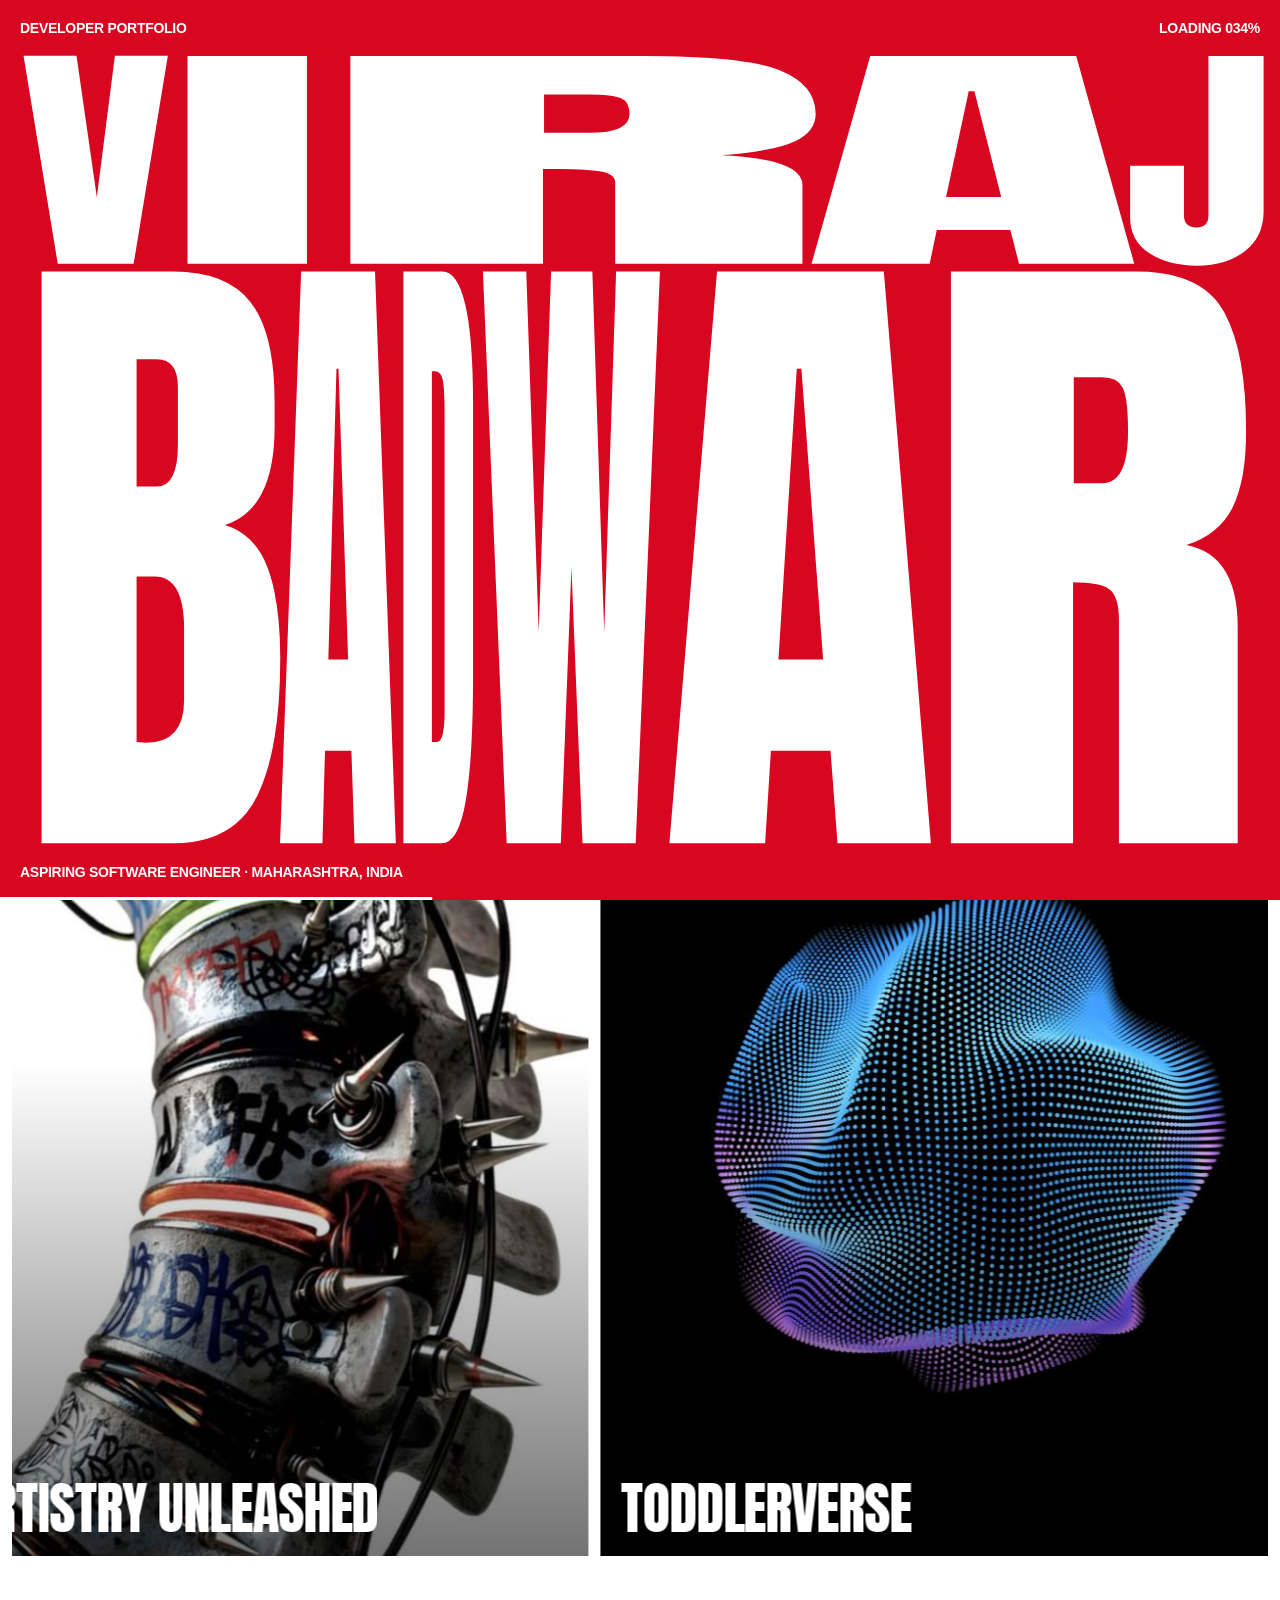
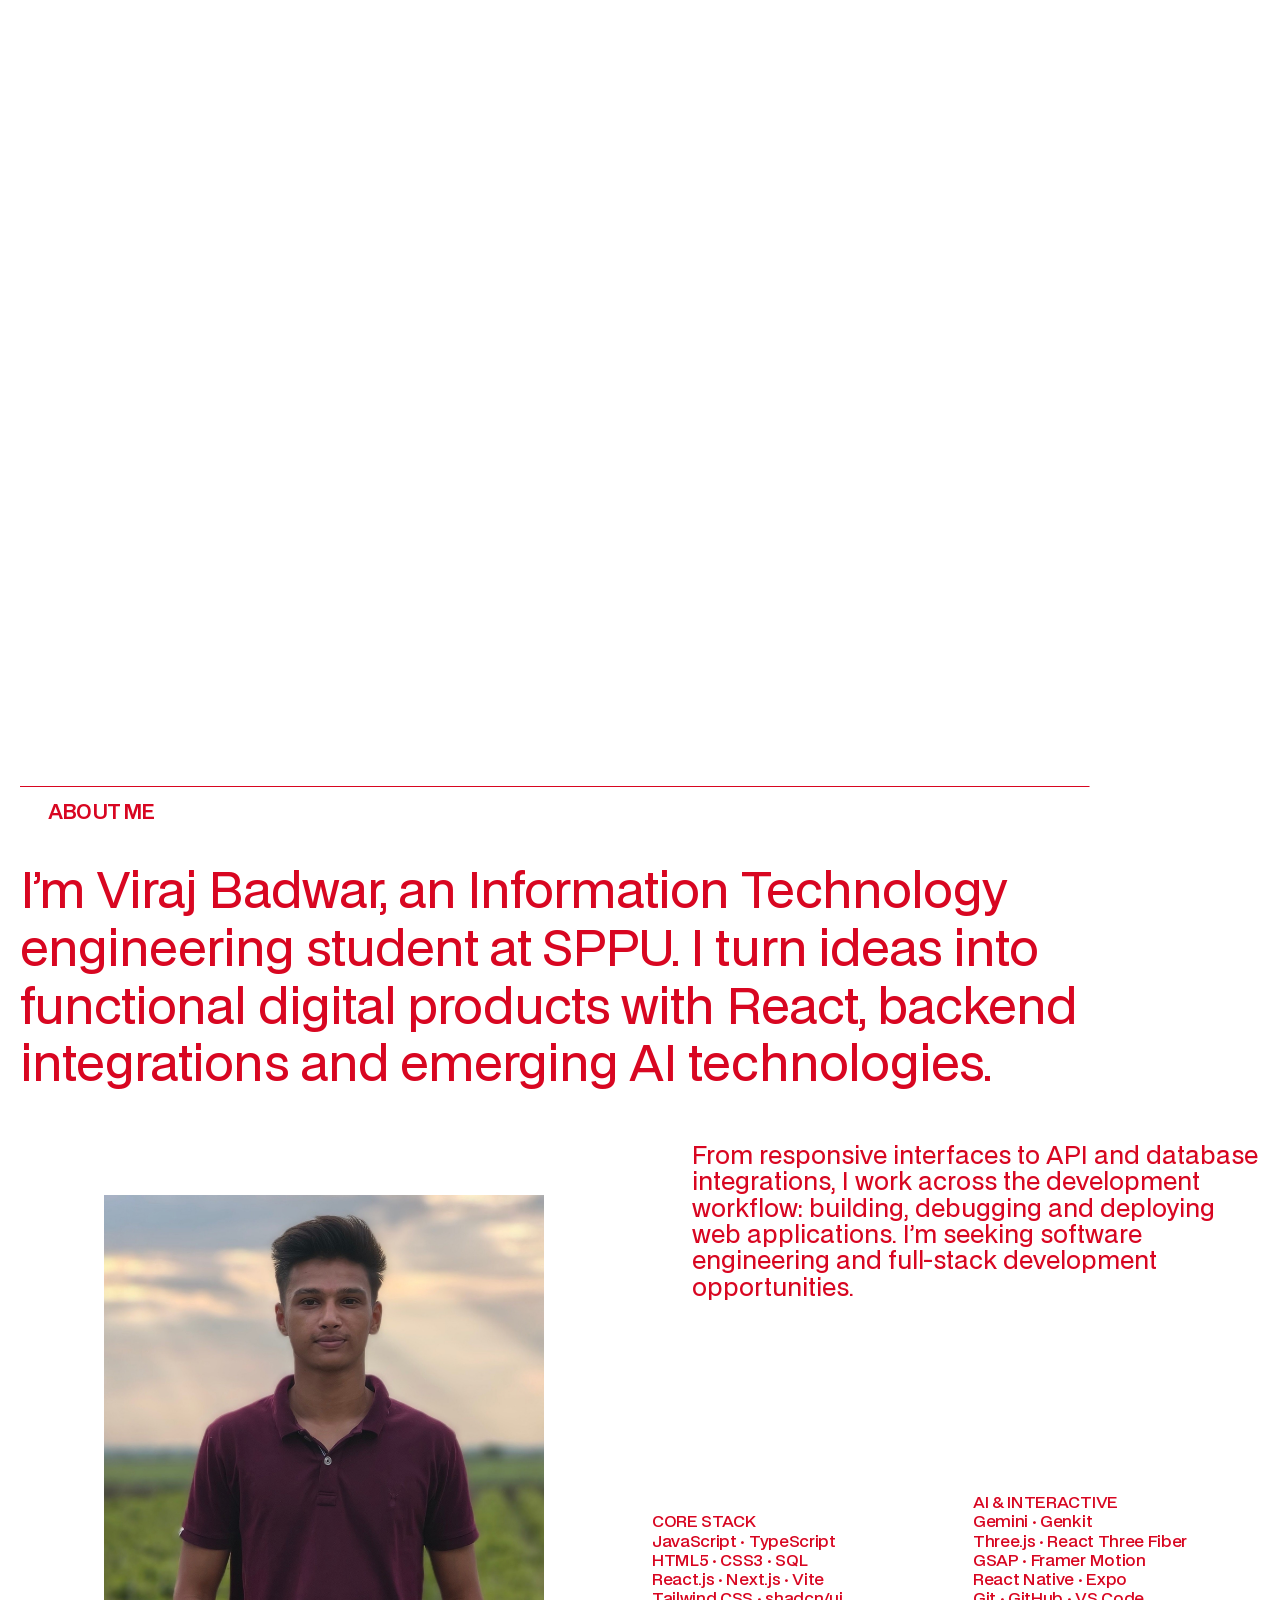
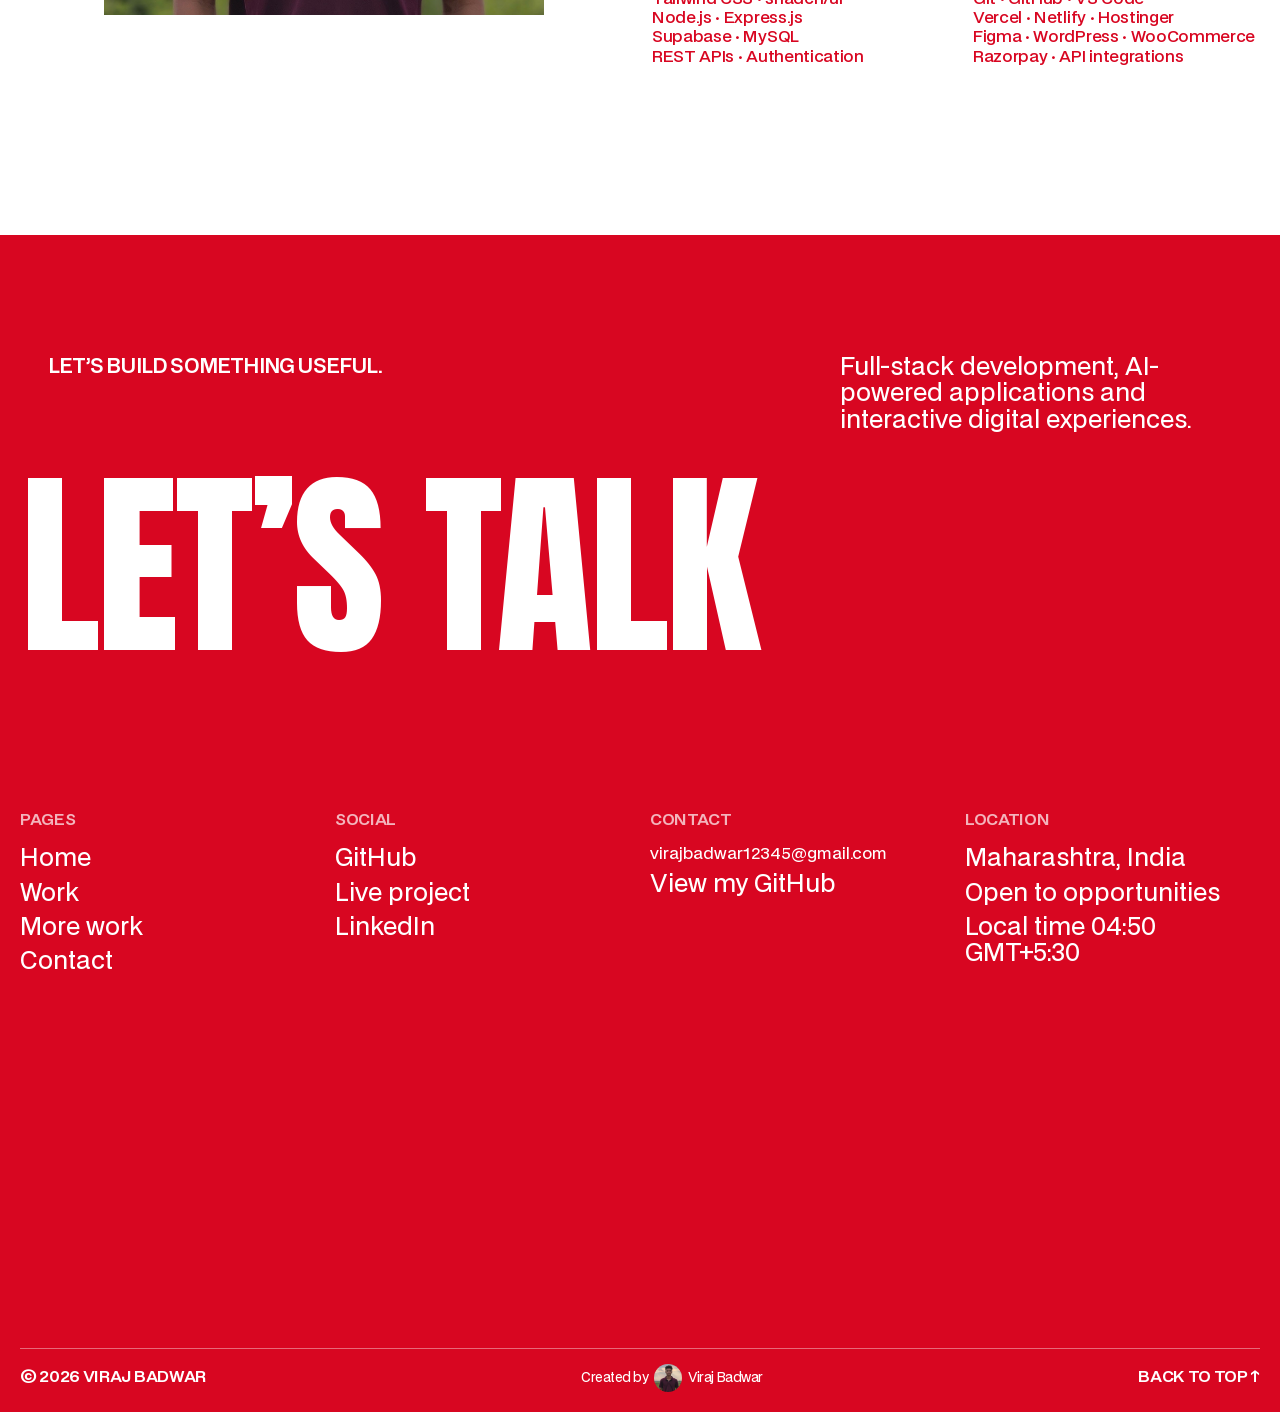
<file: index.html>
<!doctype html>
<!-- Made in Framer · framer.com -->
<!-- Published Nov 4, 2026, 1:29 PM UTC -->
<html lang="en" data-redirect-timezone="1">
<head><script>(function(){var p=location.pathname;if(p.endsWith("/index.html")){history.replaceState(null,"",p.slice(0,-10))}})()</script><script>(function(){document.addEventListener("click",function(e){if(e.defaultPrevented||e.button!==0||e.metaKey||e.ctrlKey||e.shiftKey||e.altKey)return;var a=e.target&&e.target.closest?e.target.closest("a[href]"):null;if(!a)return;if(a.target&&a.target!=="_self")return;if(a.hasAttribute("download"))return;var href=a.getAttribute("href")||"";if(href.charAt(0)==="#")return;var u;try{u=new URL(a.href,location.href)}catch(err){return}if(u.origin!==location.origin)return;if(u.pathname===location.pathname&&u.hash)return;e.preventDefault();e.stopPropagation();location.assign(u.href)},true)})()</script><script>(function(){var M={"/sites/1oCLWJCTbnRnZLcQ1fzLfM/searchIndex-kOd9R7pUo4xK.json":"assets/framerusercontent.com/sites/1oCLWJCTbnRnZLcQ1fzLfM/searchIndex-kOd9R7pUo4xK.json","/sites/1oCLWJCTbnRnZLcQ1fzLfM/searchIndex-hlsFL4M75EFE.json":"assets/framerusercontent.com/sites/1oCLWJCTbnRnZLcQ1fzLfM/searchIndex-hlsFL4M75EFE.json","/images/vbrSlXsudbEoOm5iTifgbJt5toI.png":"assets/framerusercontent.com/images/vbrSlXsudbEoOm5iTifgbJt5toI.png","/images/VSTWaGj9SXtaMgPqyHFPVQhGCW0.png":"assets/framerusercontent.com/images/VSTWaGj9SXtaMgPqyHFPVQhGCW0.png","/images/srEzThA9cw4BAkn300CtM9MYhWk.png":"assets/framerusercontent.com/images/srEzThA9cw4BAkn300CtM9MYhWk.png","/assets/5vvr9Vy74if2I6bQbJvbw7SY1pQ.woff2":"assets/framerusercontent.com/assets/5vvr9Vy74if2I6bQbJvbw7SY1pQ.woff2","/assets/EOr0mi4hNtlgWNn9if640EZzXCo.woff2":"assets/framerusercontent.com/assets/EOr0mi4hNtlgWNn9if640EZzXCo.woff2","/assets/Y9k9QrlZAqio88Klkmbd8VoMQc.woff2":"assets/framerusercontent.com/assets/Y9k9QrlZAqio88Klkmbd8VoMQc.woff2","/assets/OYrD2tBIBPvoJXiIHnLoOXnY9M.woff2":"assets/framerusercontent.com/assets/OYrD2tBIBPvoJXiIHnLoOXnY9M.woff2","/assets/JeYwfuaPfZHQhEG8U5gtPDZ7WQ.woff2":"assets/framerusercontent.com/assets/JeYwfuaPfZHQhEG8U5gtPDZ7WQ.woff2","/assets/GrgcKwrN6d3Uz8EwcLHZxwEfC4.woff2":"assets/framerusercontent.com/assets/GrgcKwrN6d3Uz8EwcLHZxwEfC4.woff2","/assets/b6Y37FthZeALduNqHicBT6FutY.woff2":"assets/framerusercontent.com/assets/b6Y37FthZeALduNqHicBT6FutY.woff2","/third-party-assets/fontshare/wf/TPY5PBRHOSXJ53WNSUYZQYX4FZUMAYNF/YHKM2QXXZHS7MS6DJUZXTGRXMIGWH7K5/PCXT6E5YCQO6SSVLT6UZPPGT7QKGXOUS.woff2":"assets/framerusercontent.com/third-party-assets/fontshare/wf/TPY5PBRHOSXJ53WNSUYZQYX4FZUMAYNF/YHKM2QXXZHS7MS6DJUZXTGRXMIGWH7K5/PCXT6E5YCQO6SSVLT6UZPPGT7QKGXOUS.woff2","/assets/FcybOZJ2ipUdK2dQmwN3gFVAvuk.woff2":"assets/framerusercontent.com/assets/FcybOZJ2ipUdK2dQmwN3gFVAvuk.woff2","/images/IWsBCPgAr7e0C6CVGJPcHuevg.jpg?width=675&height=1200":"assets/framerusercontent.com/images/IWsBCPgAr7e0C6CVGJPcHuevg.1b2vrae.jpg","/images/aADrNHdwVSZanFSIrqv8xIn8RA.jpg?width=735&height=1040":"assets/framerusercontent.com/images/aADrNHdwVSZanFSIrqv8xIn8RA.02ppwsv.jpg","/images/utggF4VkxVZNT1TDAwfYG6ALpsc.jpg?width=736&height=1308":"assets/framerusercontent.com/images/utggF4VkxVZNT1TDAwfYG6ALpsc.00nig0b.jpg","/images/vlF7y7dc2ardZxPf6bMDpU2Lr4.jpg?width=736&height=907":"assets/framerusercontent.com/images/vlF7y7dc2ardZxPf6bMDpU2Lr4.0iaq4hv.jpg","/images/6LAW4TZoFbfIQjhHr2F1xcIIn0.jpg?width=736&height=1308":"assets/framerusercontent.com/images/6LAW4TZoFbfIQjhHr2F1xcIIn0.00nig0b.jpg","/images/OS7N2LmHa3bHQoyzTXM37QZr8.jpg?width=1960&height=1568":"assets/framerusercontent.com/images/OS7N2LmHa3bHQoyzTXM37QZr8.1euhwgl.jpg","/sites/1oCLWJCTbnRnZLcQ1fzLfM/rolldown-runtime.Bi-D_2cA.mjs":"assets/framerusercontent.com/sites/1oCLWJCTbnRnZLcQ1fzLfM/rolldown-runtime.Bi-D_2cA.mjs","/sites/1oCLWJCTbnRnZLcQ1fzLfM/react.Dxe_2v0O.mjs":"assets/framerusercontent.com/sites/1oCLWJCTbnRnZLcQ1fzLfM/react.Dxe_2v0O.mjs","/sites/1oCLWJCTbnRnZLcQ1fzLfM/framer.CdiwCb_K.mjs":"assets/framerusercontent.com/sites/1oCLWJCTbnRnZLcQ1fzLfM/framer.CdiwCb_K.mjs","/sites/1oCLWJCTbnRnZLcQ1fzLfM/motion.CsBHEIEx.mjs":"assets/framerusercontent.com/sites/1oCLWJCTbnRnZLcQ1fzLfM/motion.CsBHEIEx.mjs","/sites/1oCLWJCTbnRnZLcQ1fzLfM/toplevel-deps.rNQA5fzo.mjs":"assets/framerusercontent.com/sites/1oCLWJCTbnRnZLcQ1fzLfM/toplevel-deps.rNQA5fzo.mjs","/sites/1oCLWJCTbnRnZLcQ1fzLfM/gJwlaWmAo3qu6jyWvbdKYefu48XFmxQMK9RKSiIG624.D72j2bjk.mjs":"assets/framerusercontent.com/sites/1oCLWJCTbnRnZLcQ1fzLfM/gJwlaWmAo3qu6jyWvbdKYefu48XFmxQMK9RKSiIG624.D72j2bjk.mjs","/sites/1oCLWJCTbnRnZLcQ1fzLfM/shared-lib.TOsuRMiZ.mjs":"assets/framerusercontent.com/sites/1oCLWJCTbnRnZLcQ1fzLfM/shared-lib.TOsuRMiZ.mjs","/sites/1oCLWJCTbnRnZLcQ1fzLfM/cPlmBYdTS.BFBLzfOa.mjs":"assets/framerusercontent.com/sites/1oCLWJCTbnRnZLcQ1fzLfM/cPlmBYdTS.BFBLzfOa.mjs","/sites/1oCLWJCTbnRnZLcQ1fzLfM/lZLyZjHX_.REDrzk5g.mjs":"assets/framerusercontent.com/sites/1oCLWJCTbnRnZLcQ1fzLfM/lZLyZjHX_.REDrzk5g.mjs","/sites/1oCLWJCTbnRnZLcQ1fzLfM/iVT0hcnqY.CR_Yevk8.mjs":"assets/framerusercontent.com/sites/1oCLWJCTbnRnZLcQ1fzLfM/iVT0hcnqY.CR_Yevk8.mjs","/sites/1oCLWJCTbnRnZLcQ1fzLfM/pSJqb0QRA.Bmv5S_d2.mjs":"assets/framerusercontent.com/sites/1oCLWJCTbnRnZLcQ1fzLfM/pSJqb0QRA.Bmv5S_d2.mjs","/sites/1oCLWJCTbnRnZLcQ1fzLfM/uoFHfnfhi.BSSw6B_l.mjs":"assets/framerusercontent.com/sites/1oCLWJCTbnRnZLcQ1fzLfM/uoFHfnfhi.BSSw6B_l.mjs","/sites/1oCLWJCTbnRnZLcQ1fzLfM/pXGYckMSU.BUOBvive.mjs":"assets/framerusercontent.com/sites/1oCLWJCTbnRnZLcQ1fzLfM/pXGYckMSU.BUOBvive.mjs","/sites/1oCLWJCTbnRnZLcQ1fzLfM/script_main.Bnuf3rSa.mjs":"assets/framerusercontent.com/sites/1oCLWJCTbnRnZLcQ1fzLfM/script_main.Bnuf3rSa.mjs","/sites/1oCLWJCTbnRnZLcQ1fzLfM/bgABmkaweQiYjsalMd36FXmkhq9HQk4zQli3y2ZjPXk.URVeQWC3.mjs":"assets/framerusercontent.com/sites/1oCLWJCTbnRnZLcQ1fzLfM/bgABmkaweQiYjsalMd36FXmkhq9HQk4zQli3y2ZjPXk.URVeQWC3.mjs","/sites/1oCLWJCTbnRnZLcQ1fzLfM/YXAx5hw_g.Aq-yRaGO.mjs":"assets/framerusercontent.com/sites/1oCLWJCTbnRnZLcQ1fzLfM/YXAx5hw_g.Aq-yRaGO.mjs","/sites/1oCLWJCTbnRnZLcQ1fzLfM/VqIXgp63L._WW9VYjh.mjs":"assets/framerusercontent.com/sites/1oCLWJCTbnRnZLcQ1fzLfM/VqIXgp63L._WW9VYjh.mjs","/sites/1oCLWJCTbnRnZLcQ1fzLfM/kAZbJX9PiT7JTrfAp1XoeJB7n7_M095MygVssdt4xpU.DPi1YVCN.mjs":"assets/framerusercontent.com/sites/1oCLWJCTbnRnZLcQ1fzLfM/kAZbJX9PiT7JTrfAp1XoeJB7n7_M095MygVssdt4xpU.DPi1YVCN.mjs","/sites/1oCLWJCTbnRnZLcQ1fzLfM/o08iNbIPq.Cd2a_ScD.mjs":"assets/framerusercontent.com/sites/1oCLWJCTbnRnZLcQ1fzLfM/o08iNbIPq.Cd2a_ScD.mjs","/assets/vbrSlXsudbEoOm5iTifgbJt5toI.png":"assets/framerusercontent.com/assets/vbrSlXsudbEoOm5iTifgbJt5toI.png","/assets/srEzThA9cw4BAkn300CtM9MYhWk.png":"assets/framerusercontent.com/assets/srEzThA9cw4BAkn300CtM9MYhWk.png","/modules/cwYQXP9AP6LJuHIhbxpT/nbgnLgcivvDuEMIexaJ1/lZLyZjHX_.js":"assets/framerusercontent.com/modules/cwYQXP9AP6LJuHIhbxpT/nbgnLgcivvDuEMIexaJ1/lZLyZjHX_.js","/images/paDCGqjZu4r2f6wt8rYQcBf71xA.png?width=1808&height=2400":"assets/framerusercontent.com/images/paDCGqjZu4r2f6wt8rYQcBf71xA.19sad2u.png","/images/paDCGqjZu4r2f6wt8rYQcBf71xA.png?scale-down-to=1024&width=1808&height=2400":"assets/framerusercontent.com/images/paDCGqjZu4r2f6wt8rYQcBf71xA.0i3d91l.png","/images/paDCGqjZu4r2f6wt8rYQcBf71xA.png?scale-down-to=2048&width=1808&height=2400":"assets/framerusercontent.com/images/paDCGqjZu4r2f6wt8rYQcBf71xA.1yga7li.png","/assets/gazZKZuUEtvr9ULhdA4SprP0AZ0.woff2":"assets/framerusercontent.com/assets/gazZKZuUEtvr9ULhdA4SprP0AZ0.woff2","/assets/pe8RoujoPxuTZhqoNzYqHX2MXA.woff2":"assets/framerusercontent.com/assets/pe8RoujoPxuTZhqoNzYqHX2MXA.woff2","/assets/teGhWnhH3bCqefKGsIsqFy3hK8.woff2":"assets/framerusercontent.com/assets/teGhWnhH3bCqefKGsIsqFy3hK8.woff2","/assets/qQHxgTnEk6Czu1yW4xS82HQWFOk.woff2":"assets/framerusercontent.com/assets/qQHxgTnEk6Czu1yW4xS82HQWFOk.woff2","/assets/MJ3N6lfN4iP5Um8rJGqLYl03tE.woff2":"assets/framerusercontent.com/assets/MJ3N6lfN4iP5Um8rJGqLYl03tE.woff2","/assets/PfdOpgzFf7N2Uye9JX7xRKYTgSc.woff2":"assets/framerusercontent.com/assets/PfdOpgzFf7N2Uye9JX7xRKYTgSc.woff2","/assets/0SEEmmWc3vovhaai4RlRQSWRrz0.woff2":"assets/framerusercontent.com/assets/0SEEmmWc3vovhaai4RlRQSWRrz0.woff2","/sites/1oCLWJCTbnRnZLcQ1fzLfM/EGYCYx1ygUb-pXuAHgYtL_2-ky1nF8lgNBqhTfKbHOU.B_aStsWK.mjs":"assets/framerusercontent.com/sites/1oCLWJCTbnRnZLcQ1fzLfM/EGYCYx1ygUb-pXuAHgYtL_2-ky1nF8lgNBqhTfKbHOU.B_aStsWK.mjs","/sites/1oCLWJCTbnRnZLcQ1fzLfM/ci1xighcirSVP_ecF438CvjPBP_fR6-yICilxCMaoos.C093EDhI.mjs":"assets/framerusercontent.com/sites/1oCLWJCTbnRnZLcQ1fzLfM/ci1xighcirSVP_ecF438CvjPBP_fR6-yICilxCMaoos.C093EDhI.mjs","/sites/1oCLWJCTbnRnZLcQ1fzLfM/Ma1gbDTjcHpWQfi5RTExZ0yBGhCGi2ULHBmMl9E60VE.CdOAd12V.mjs":"assets/framerusercontent.com/sites/1oCLWJCTbnRnZLcQ1fzLfM/Ma1gbDTjcHpWQfi5RTExZ0yBGhCGi2ULHBmMl9E60VE.CdOAd12V.mjs","/sites/1oCLWJCTbnRnZLcQ1fzLfM/rHiCcLemO-hR3tRR5eeI7gxs5ev9PZSXsOR7mTBiZZY.D7koq3MR.mjs":"assets/framerusercontent.com/sites/1oCLWJCTbnRnZLcQ1fzLfM/rHiCcLemO-hR3tRR5eeI7gxs5ev9PZSXsOR7mTBiZZY.D7koq3MR.mjs","/sites/1oCLWJCTbnRnZLcQ1fzLfM/KPzi_GJqMdOiyp7cpuKo3220PCIFHtc4QEUw8ig3rgQ.0hKLuVhZ.mjs":"assets/framerusercontent.com/sites/1oCLWJCTbnRnZLcQ1fzLfM/KPzi_GJqMdOiyp7cpuKo3220PCIFHtc4QEUw8ig3rgQ.0hKLuVhZ.mjs","/sites/1oCLWJCTbnRnZLcQ1fzLfM/PX9hIOIVM.CF-tmePS.mjs":"assets/framerusercontent.com/sites/1oCLWJCTbnRnZLcQ1fzLfM/PX9hIOIVM.CF-tmePS.mjs","/third-party-assets/fontshare/":"assets/framerusercontent.com/third-party-assets/fontshare/index","/sites/1oCLWJCTbnRnZLcQ1fzLfM/chunk.B3RYC8bk.bK85BR2O.mjs":"assets/framerusercontent.com/sites/1oCLWJCTbnRnZLcQ1fzLfM/chunk.B3RYC8bk.bK85BR2O.mjs","/modules/cwYQXP9AP6LJuHIhbxpT/nbgnLgcivvDuEMIexaJ1/lZLyZjHX_-0.js":"assets/framerusercontent.com/modules/cwYQXP9AP6LJuHIhbxpT/nbgnLgcivvDuEMIexaJ1/lZLyZjHX_-0.js","/modules/cwYQXP9AP6LJuHIhbxpT/nbgnLgcivvDuEMIexaJ1/lZLyZjHX_-1.js":"assets/framerusercontent.com/modules/cwYQXP9AP6LJuHIhbxpT/nbgnLgcivvDuEMIexaJ1/lZLyZjHX_-1.js","/modules/fz1G7iGahvcsUnNovqqN/OSqCqZoirCMQdRbHSMY3/t5NO73g6f.js":"assets/framerusercontent.com/modules/fz1G7iGahvcsUnNovqqN/OSqCqZoirCMQdRbHSMY3/t5NO73g6f.js","/images/Zn2LXM95oApBpfpT4CFsThKDsw.jpg?width=736&height=887":"assets/framerusercontent.com/images/Zn2LXM95oApBpfpT4CFsThKDsw.0da0uz4.jpg","/sites/1oCLWJCTbnRnZLcQ1fzLfM/UTMFHeKKh.t-Xm4USo.mjs":"assets/framerusercontent.com/sites/1oCLWJCTbnRnZLcQ1fzLfM/UTMFHeKKh.t-Xm4USo.mjs","/assets/MLWPbW1dUQawJLhhun3dBwpgJak.mp4":"assets/framerusercontent.com/assets/MLWPbW1dUQawJLhhun3dBwpgJak.mp4","/images/5ILRvlYXf72kHSVHqpa3snGzjU.jpg":"assets/framerusercontent.com/images/5ILRvlYXf72kHSVHqpa3snGzjU.jpg","/sites/1oCLWJCTbnRnZLcQ1fzLfM/zB44qKZj7.CbCGgMQJ.mjs":"assets/framerusercontent.com/sites/1oCLWJCTbnRnZLcQ1fzLfM/zB44qKZj7.CbCGgMQJ.mjs","/sites/1oCLWJCTbnRnZLcQ1fzLfM/gAUj9XGYZ.DCqAIN0v.mjs":"assets/framerusercontent.com/sites/1oCLWJCTbnRnZLcQ1fzLfM/gAUj9XGYZ.DCqAIN0v.mjs","/modules/fz1G7iGahvcsUnNovqqN/OSqCqZoirCMQdRbHSMY3/t5NO73g6f-0.js":"assets/framerusercontent.com/modules/fz1G7iGahvcsUnNovqqN/OSqCqZoirCMQdRbHSMY3/t5NO73g6f-0.js","/modules/fz1G7iGahvcsUnNovqqN/OSqCqZoirCMQdRbHSMY3/t5NO73g6f-1.js":"assets/framerusercontent.com/modules/fz1G7iGahvcsUnNovqqN/OSqCqZoirCMQdRbHSMY3/t5NO73g6f-1.js","/modules/Uk8iQRuGy9sERqlDB3G9/P5LATE8vS4zoDlIWk0HB/ArrowElbowDownRight.js":"assets/framerusercontent.com/modules/Uk8iQRuGy9sERqlDB3G9/P5LATE8vS4zoDlIWk0HB/ArrowElbowDownRight.js","/modules/KXToc4n8n0VjRJoxIyl7/iepv8YZRWzIKS6xRTtLY/ArrowUpRight.js":"assets/framerusercontent.com/modules/KXToc4n8n0VjRJoxIyl7/iepv8YZRWzIKS6xRTtLY/ArrowUpRight.js","/chunk-CS7BPPVU.mjs":"assets/app.framerstatic.com/chunk-CS7BPPVU.mjs","/chunk-YRQ7G4QH.mjs":"assets/app.framerstatic.com/chunk-YRQ7G4QH.mjs","/chunk-WLHSDIGQ.mjs":"assets/app.framerstatic.com/chunk-WLHSDIGQ.mjs","/chunk-WOEOGJ2W.mjs":"assets/app.framerstatic.com/chunk-WOEOGJ2W.mjs","/editorbar.6U5SB2MH.mjs":"assets/app.framerstatic.com/editorbar.6U5SB2MH.mjs","/chunk-BEAJFPMP.mjs":"assets/app.framerstatic.com/chunk-BEAJFPMP.mjs","/EditButton-BY24IKK3.mjs":"assets/app.framerstatic.com/EditButton-BY24IKK3.mjs","/editorbar.W6ARVBAP.css":"assets/app.framerstatic.com/editorbar.W6ARVBAP.css","/render-WWNVQFNP.mjs":"assets/app.framerstatic.com/render-WWNVQFNP.mjs","/chunk-IWMJEJLX.mjs":"assets/app.framerstatic.com/chunk-IWMJEJLX.mjs","/chunk-WAC2IPPM.mjs":"assets/app.framerstatic.com/chunk-WAC2IPPM.mjs","/chunk-25IK6NLA.mjs":"assets/app.framerstatic.com/chunk-25IK6NLA.mjs","/chunk-RNGSZARC.mjs":"assets/app.framerstatic.com/chunk-RNGSZARC.mjs","/chunk-ALUSCYTV.mjs":"assets/app.framerstatic.com/chunk-ALUSCYTV.mjs","/chunk-WBNIY634.mjs":"assets/app.framerstatic.com/chunk-WBNIY634.mjs","/chunk-VFUMKGNV.mjs":"assets/app.framerstatic.com/chunk-VFUMKGNV.mjs","/chunk-SCCCCPCG.mjs":"assets/app.framerstatic.com/chunk-SCCCCPCG.mjs","/chunk-E5DYAHLF.mjs":"assets/app.framerstatic.com/chunk-E5DYAHLF.mjs","/chunk-5VVN4AF4.mjs":"assets/app.framerstatic.com/chunk-5VVN4AF4.mjs","/chunk-AND4KG4F.mjs":"assets/app.framerstatic.com/chunk-AND4KG4F.mjs","/chunk-D3BIVQHH.mjs":"assets/app.framerstatic.com/chunk-D3BIVQHH.mjs","/chunk-FIJLBKPU.mjs":"assets/app.framerstatic.com/chunk-FIJLBKPU.mjs","/chunk-YKQPZTUX.mjs":"assets/app.framerstatic.com/chunk-YKQPZTUX.mjs","/chunk-BG65Q7LH.mjs":"assets/app.framerstatic.com/chunk-BG65Q7LH.mjs","/chunk-MSU36HOI.mjs":"assets/app.framerstatic.com/chunk-MSU36HOI.mjs","/chunk-OUQ7QHER.mjs":"assets/app.framerstatic.com/chunk-OUQ7QHER.mjs","/chunk-N4BXE2AG.mjs":"assets/app.framerstatic.com/chunk-N4BXE2AG.mjs","/chunk-V3C5CSFI.mjs":"assets/app.framerstatic.com/chunk-V3C5CSFI.mjs","/chunk-FGMMLDCH.mjs":"assets/app.framerstatic.com/chunk-FGMMLDCH.mjs","/chunk-NZMKQLLU.mjs":"assets/app.framerstatic.com/chunk-NZMKQLLU.mjs","/chunk-Y7O4GQ6F.mjs":"assets/app.framerstatic.com/chunk-Y7O4GQ6F.mjs","/chunk-CAO5G2LY.mjs":"assets/app.framerstatic.com/chunk-CAO5G2LY.mjs","/chunk-6UXXFMEH.mjs":"assets/app.framerstatic.com/chunk-6UXXFMEH.mjs","/chunk-HZKHO5MD.mjs":"assets/app.framerstatic.com/chunk-HZKHO5MD.mjs","/chunk-SPWSWTND.mjs":"assets/app.framerstatic.com/chunk-SPWSWTND.mjs","/chunk-SAZULEG5.mjs":"assets/app.framerstatic.com/chunk-SAZULEG5.mjs","/chunk-Q652OIYH.mjs":"assets/app.framerstatic.com/chunk-Q652OIYH.mjs","/chunk-EZMDKA7N.mjs":"assets/app.framerstatic.com/chunk-EZMDKA7N.mjs","/chunk-AYYBTPZU.mjs":"assets/app.framerstatic.com/chunk-AYYBTPZU.mjs","/chunk-STDMHL4N.mjs":"assets/app.framerstatic.com/chunk-STDMHL4N.mjs","/chunk-73DCT4FW.mjs":"assets/app.framerstatic.com/chunk-73DCT4FW.mjs","/chunk-G4XUWRQW.mjs":"assets/app.framerstatic.com/chunk-G4XUWRQW.mjs","/chunk-4GL23XDC.mjs":"assets/app.framerstatic.com/chunk-4GL23XDC.mjs","/chunk-B27HFSZG.mjs":"assets/app.framerstatic.com/chunk-B27HFSZG.mjs","/chunk-2QF6KOR7.mjs":"assets/app.framerstatic.com/chunk-2QF6KOR7.mjs","/chunk-R2MXLLHS.mjs":"assets/app.framerstatic.com/chunk-R2MXLLHS.mjs","/chunk-NB3OQOQL.mjs":"assets/app.framerstatic.com/chunk-NB3OQOQL.mjs","/chunk-QZHBLXA3.mjs":"assets/app.framerstatic.com/chunk-QZHBLXA3.mjs","/chunk-VBCXFFMV.mjs":"assets/app.framerstatic.com/chunk-VBCXFFMV.mjs","/chunk-TOEOWTEZ.mjs":"assets/app.framerstatic.com/chunk-TOEOWTEZ.mjs","/chunk-ILBFBU7M.mjs":"assets/app.framerstatic.com/chunk-ILBFBU7M.mjs","/chunk-AOJAIZZ2.mjs":"assets/app.framerstatic.com/chunk-AOJAIZZ2.mjs","/chunk-2RIZOIDA.mjs":"assets/app.framerstatic.com/chunk-2RIZOIDA.mjs","/chunk-V7CNX5J5.mjs":"assets/app.framerstatic.com/chunk-V7CNX5J5.mjs","/chunk-LUUOVCZF.mjs":"assets/app.framerstatic.com/chunk-LUUOVCZF.mjs","/chunk-IKC33ZYD.mjs":"assets/app.framerstatic.com/chunk-IKC33ZYD.mjs","/chunk-OL7NXG7R.mjs":"assets/app.framerstatic.com/chunk-OL7NXG7R.mjs","/chunk-2BM47LJQ.mjs":"assets/app.framerstatic.com/chunk-2BM47LJQ.mjs","/chunk-GHARU3XL.mjs":"assets/app.framerstatic.com/chunk-GHARU3XL.mjs","/chunk-BLSKQ6TG.mjs":"assets/app.framerstatic.com/chunk-BLSKQ6TG.mjs","/chunk-L2QYKMOJ.mjs":"assets/app.framerstatic.com/chunk-L2QYKMOJ.mjs","/chunk-65U5SPEK.mjs":"assets/app.framerstatic.com/chunk-65U5SPEK.mjs","/chunk-TTT2AF26.mjs":"assets/app.framerstatic.com/chunk-TTT2AF26.mjs","/chunk-5J75RUHV.mjs":"assets/app.framerstatic.com/chunk-5J75RUHV.mjs","/chunk-PLZKQ22A.mjs":"assets/app.framerstatic.com/chunk-PLZKQ22A.mjs","/chunk-XNZRDAH2.mjs":"assets/app.framerstatic.com/chunk-XNZRDAH2.mjs","/chunk-JGICWN52.mjs":"assets/app.framerstatic.com/chunk-JGICWN52.mjs","/chunk-EHVYGNVJ.mjs":"assets/app.framerstatic.com/chunk-EHVYGNVJ.mjs","/chunk-HQMZV6DP.mjs":"assets/app.framerstatic.com/chunk-HQMZV6DP.mjs","/chunk-63OAA6KO.mjs":"assets/app.framerstatic.com/chunk-63OAA6KO.mjs","/chunk-ETFKW367.mjs":"assets/app.framerstatic.com/chunk-ETFKW367.mjs","/chunk-BOLNZQB3.mjs":"assets/app.framerstatic.com/chunk-BOLNZQB3.mjs","/chunk-DHZWEIEI.mjs":"assets/app.framerstatic.com/chunk-DHZWEIEI.mjs","/chunk-D3SZBJZX.mjs":"assets/app.framerstatic.com/chunk-D3SZBJZX.mjs","/chunk-Y55C467E.mjs":"assets/app.framerstatic.com/chunk-Y55C467E.mjs","/chunk-QVDGMSWL.mjs":"assets/app.framerstatic.com/chunk-QVDGMSWL.mjs","/chunk-MYSAMYRY.mjs":"assets/app.framerstatic.com/chunk-MYSAMYRY.mjs","/chunk-HSK556XS.mjs":"assets/app.framerstatic.com/chunk-HSK556XS.mjs","/chunk-N2DJHBJE.mjs":"assets/app.framerstatic.com/chunk-N2DJHBJE.mjs","/chunk-LB6X3CLW.mjs":"assets/app.framerstatic.com/chunk-LB6X3CLW.mjs","/chunk-XFC6OVIX.mjs":"assets/app.framerstatic.com/chunk-XFC6OVIX.mjs","/chunk-M774VLGN.mjs":"assets/app.framerstatic.com/chunk-M774VLGN.mjs","/chunk-OGQCKB6U.mjs":"assets/app.framerstatic.com/chunk-OGQCKB6U.mjs","/chunk-GPIRUQFY.mjs":"assets/app.framerstatic.com/chunk-GPIRUQFY.mjs","/chunk-WR3RHAT2.mjs":"assets/app.framerstatic.com/chunk-WR3RHAT2.mjs","/chunk-NYCWGTYH.mjs":"assets/app.framerstatic.com/chunk-NYCWGTYH.mjs","/chunk-FPZZYJJC.mjs":"assets/app.framerstatic.com/chunk-FPZZYJJC.mjs","/chunk-GICGUD64.mjs":"assets/app.framerstatic.com/chunk-GICGUD64.mjs","/chunk-MC2YSKZB.mjs":"assets/app.framerstatic.com/chunk-MC2YSKZB.mjs","/chunk-NZNE2ND2.mjs":"assets/app.framerstatic.com/chunk-NZNE2ND2.mjs","/chunk-YY75G3LC.mjs":"assets/app.framerstatic.com/chunk-YY75G3LC.mjs","/chunk-2Z4UPA7G.mjs":"assets/app.framerstatic.com/chunk-2Z4UPA7G.mjs","/chunk-47P32JLD.mjs":"assets/app.framerstatic.com/chunk-47P32JLD.mjs","/chunk-KWCR5G57.mjs":"assets/app.framerstatic.com/chunk-KWCR5G57.mjs","/chunk-M4E5VSQR.mjs":"assets/app.framerstatic.com/chunk-M4E5VSQR.mjs","/chunk-D7HDBRWW.mjs":"assets/app.framerstatic.com/chunk-D7HDBRWW.mjs","/chunk-5Y36GTP3.mjs":"assets/app.framerstatic.com/chunk-5Y36GTP3.mjs","/chunk-RDLE5VXU.mjs":"assets/app.framerstatic.com/chunk-RDLE5VXU.mjs","/chunk-TLVBN4S2.mjs":"assets/app.framerstatic.com/chunk-TLVBN4S2.mjs","/chunk-4UG3F4VG.mjs":"assets/app.framerstatic.com/chunk-4UG3F4VG.mjs","/chunk-YYCGMCEW.mjs":"assets/app.framerstatic.com/chunk-YYCGMCEW.mjs","/chunk-RKYWC2SX.mjs":"assets/app.framerstatic.com/chunk-RKYWC2SX.mjs","/chunk-IHHLGSTN.mjs":"assets/app.framerstatic.com/chunk-IHHLGSTN.mjs","/chunk-DWDLQQ2T.mjs":"assets/app.framerstatic.com/chunk-DWDLQQ2T.mjs","/chunk-BUKMXMSB.mjs":"assets/app.framerstatic.com/chunk-BUKMXMSB.mjs","/chunk-AST6PYPI.mjs":"assets/app.framerstatic.com/chunk-AST6PYPI.mjs","/chunk-F6QPZF2U.mjs":"assets/app.framerstatic.com/chunk-F6QPZF2U.mjs","/chunk-NFJFOL2Y.mjs":"assets/app.framerstatic.com/chunk-NFJFOL2Y.mjs","/chunk-PP2DUQOO.mjs":"assets/app.framerstatic.com/chunk-PP2DUQOO.mjs","/chunk-QKAEH5BS.mjs":"assets/app.framerstatic.com/chunk-QKAEH5BS.mjs","/chunk-EUR4TSAJ.mjs":"assets/app.framerstatic.com/chunk-EUR4TSAJ.mjs","/chunk-LCSPAXNF.mjs":"assets/app.framerstatic.com/chunk-LCSPAXNF.mjs","/chunk-3JU3HYQU.mjs":"assets/app.framerstatic.com/chunk-3JU3HYQU.mjs","/chunk-NAI7D2VU.mjs":"assets/app.framerstatic.com/chunk-NAI7D2VU.mjs","/chunk-4XTRVW7Y.mjs":"assets/app.framerstatic.com/chunk-4XTRVW7Y.mjs","/chunk-WPWSHZF5.mjs":"assets/app.framerstatic.com/chunk-WPWSHZF5.mjs","/chunk-KERZPZ74.mjs":"assets/app.framerstatic.com/chunk-KERZPZ74.mjs","/chunk-WI34IOZA.mjs":"assets/app.framerstatic.com/chunk-WI34IOZA.mjs","/chunk-Y2EMXJ4G.mjs":"assets/app.framerstatic.com/chunk-Y2EMXJ4G.mjs","/chunk-K6L5GVTR.mjs":"assets/app.framerstatic.com/chunk-K6L5GVTR.mjs","/chunk-SQKN7F3Q.mjs":"assets/app.framerstatic.com/chunk-SQKN7F3Q.mjs","/chunk-HU25VPAY.mjs":"assets/app.framerstatic.com/chunk-HU25VPAY.mjs","/chunk-S2H3D7JQ.mjs":"assets/app.framerstatic.com/chunk-S2H3D7JQ.mjs","/chunk-VD6KMVU6.mjs":"assets/app.framerstatic.com/chunk-VD6KMVU6.mjs","/chunk-P7RVVTNH.mjs":"assets/app.framerstatic.com/chunk-P7RVVTNH.mjs","/chunk-P6Q3LWLD.mjs":"assets/app.framerstatic.com/chunk-P6Q3LWLD.mjs","/chunk-G3KF7MVA.mjs":"assets/app.framerstatic.com/chunk-G3KF7MVA.mjs","/chunk-GZXM3VEB.mjs":"assets/app.framerstatic.com/chunk-GZXM3VEB.mjs","/chunk-3JXINZRV.mjs":"assets/app.framerstatic.com/chunk-3JXINZRV.mjs","/chunk-M6O6XTPU.mjs":"assets/app.framerstatic.com/chunk-M6O6XTPU.mjs","/chunk-LHVBJBF4.mjs":"assets/app.framerstatic.com/chunk-LHVBJBF4.mjs","/chunk-DWEQS5LX.mjs":"assets/app.framerstatic.com/chunk-DWEQS5LX.mjs","/chunk-EKYJNLIX.mjs":"assets/app.framerstatic.com/chunk-EKYJNLIX.mjs","/chunk-FUQZY6JN.mjs":"assets/app.framerstatic.com/chunk-FUQZY6JN.mjs","/chunk-HG3INR46.mjs":"assets/app.framerstatic.com/chunk-HG3INR46.mjs","/chunk-ALPJL5PK.mjs":"assets/app.framerstatic.com/chunk-ALPJL5PK.mjs","/chunk-HEAATEQX.mjs":"assets/app.framerstatic.com/chunk-HEAATEQX.mjs","/chunk-TS24LVSZ.mjs":"assets/app.framerstatic.com/chunk-TS24LVSZ.mjs","/chunk-7N53YJEJ.mjs":"assets/app.framerstatic.com/chunk-7N53YJEJ.mjs","/chunk-SCYDFCJI.mjs":"assets/app.framerstatic.com/chunk-SCYDFCJI.mjs","/chunk-ZGC2VKMC.mjs":"assets/app.framerstatic.com/chunk-ZGC2VKMC.mjs","/chunk-G7HNYT26.mjs":"assets/app.framerstatic.com/chunk-G7HNYT26.mjs","/chunk-4HRYW54D.mjs":"assets/app.framerstatic.com/chunk-4HRYW54D.mjs","/chunk-CANEWBHS.mjs":"assets/app.framerstatic.com/chunk-CANEWBHS.mjs","/chunk-AZXT5MI7.mjs":"assets/app.framerstatic.com/chunk-AZXT5MI7.mjs","/chunk-KN4UVSHF.mjs":"assets/app.framerstatic.com/chunk-KN4UVSHF.mjs","/chunk-RM2JK3Y4.mjs":"assets/app.framerstatic.com/chunk-RM2JK3Y4.mjs","/chunk-MJKUC5N4.mjs":"assets/app.framerstatic.com/chunk-MJKUC5N4.mjs","/chunk-CS237T25.mjs":"assets/app.framerstatic.com/chunk-CS237T25.mjs","/chunk-VR4IGIJ4.mjs":"assets/app.framerstatic.com/chunk-VR4IGIJ4.mjs","/chunk-MHBUXWEI.mjs":"assets/app.framerstatic.com/chunk-MHBUXWEI.mjs","/chunk-YS3B4HMG.mjs":"assets/app.framerstatic.com/chunk-YS3B4HMG.mjs","/chunk-3PIOJLHR.mjs":"assets/app.framerstatic.com/chunk-3PIOJLHR.mjs","/chunk-SJ5ZASSS.mjs":"assets/app.framerstatic.com/chunk-SJ5ZASSS.mjs","/chunk-ZN6XA7TQ.mjs":"assets/app.framerstatic.com/chunk-ZN6XA7TQ.mjs","/chunk-VW2PG5NQ.mjs":"assets/app.framerstatic.com/chunk-VW2PG5NQ.mjs","/chunk-R2BBTRSX.mjs":"assets/app.framerstatic.com/chunk-R2BBTRSX.mjs","/chunk-3DO2FQVH.mjs":"assets/app.framerstatic.com/chunk-3DO2FQVH.mjs","/chunk-VBJCAJR3.mjs":"assets/app.framerstatic.com/chunk-VBJCAJR3.mjs","/chunk-7WJ42D6X.mjs":"assets/app.framerstatic.com/chunk-7WJ42D6X.mjs","/chunk-PVCDQ37O.mjs":"assets/app.framerstatic.com/chunk-PVCDQ37O.mjs","/chunk-R3RMO3B5.mjs":"assets/app.framerstatic.com/chunk-R3RMO3B5.mjs","/chunk-SIDZMTIN.mjs":"assets/app.framerstatic.com/chunk-SIDZMTIN.mjs","/chunk-P5P54LX6.mjs":"assets/app.framerstatic.com/chunk-P5P54LX6.mjs","/chunk-MYL546Y2.mjs":"assets/app.framerstatic.com/chunk-MYL546Y2.mjs","/chunk-W2KK7DO4.mjs":"assets/app.framerstatic.com/chunk-W2KK7DO4.mjs","/chunk-ZWNW7R2Z.mjs":"assets/app.framerstatic.com/chunk-ZWNW7R2Z.mjs","/chunk-ISW56VHA.mjs":"assets/app.framerstatic.com/chunk-ISW56VHA.mjs","/chunk-KTJOCHOQ.mjs":"assets/app.framerstatic.com/chunk-KTJOCHOQ.mjs","/chunk-LVTM6NBN.mjs":"assets/app.framerstatic.com/chunk-LVTM6NBN.mjs","/chunk-7TAXGLM3.mjs":"assets/app.framerstatic.com/chunk-7TAXGLM3.mjs","/chunk-5U4VOU7E.mjs":"assets/app.framerstatic.com/chunk-5U4VOU7E.mjs","/chunk-XNIFBQQE.mjs":"assets/app.framerstatic.com/chunk-XNIFBQQE.mjs","/chunk-Y5ZQHO3P.mjs":"assets/app.framerstatic.com/chunk-Y5ZQHO3P.mjs","/chunk-WBTAMOXF.mjs":"assets/app.framerstatic.com/chunk-WBTAMOXF.mjs","/chunk-AHBUMA74.mjs":"assets/app.framerstatic.com/chunk-AHBUMA74.mjs","/chunk-QFU6OGL3.mjs":"assets/app.framerstatic.com/chunk-QFU6OGL3.mjs","/chunk-OZLR5XNE.mjs":"assets/app.framerstatic.com/chunk-OZLR5XNE.mjs","/chunk-ATYAMW3V.mjs":"assets/app.framerstatic.com/chunk-ATYAMW3V.mjs","/chunk-GHDF5CG4.mjs":"assets/app.framerstatic.com/chunk-GHDF5CG4.mjs","/chunk-4NZK3QP7.mjs":"assets/app.framerstatic.com/chunk-4NZK3QP7.mjs","/chunk-ZNFBUDMT.mjs":"assets/app.framerstatic.com/chunk-ZNFBUDMT.mjs","/chunk-REJ2XCEK.mjs":"assets/app.framerstatic.com/chunk-REJ2XCEK.mjs","/chunk-EYMNQYLM.mjs":"assets/app.framerstatic.com/chunk-EYMNQYLM.mjs","/chunk-XQSJQJWX.mjs":"assets/app.framerstatic.com/chunk-XQSJQJWX.mjs","/chunk-WRBBN7SY.mjs":"assets/app.framerstatic.com/chunk-WRBBN7SY.mjs","/chunk-MSHSIAEI.mjs":"assets/app.framerstatic.com/chunk-MSHSIAEI.mjs","/chunk-RNHTTH2C.mjs":"assets/app.framerstatic.com/chunk-RNHTTH2C.mjs","/chunk-SMHMQ5IL.mjs":"assets/app.framerstatic.com/chunk-SMHMQ5IL.mjs","/chunk-2MJWXJDE.mjs":"assets/app.framerstatic.com/chunk-2MJWXJDE.mjs","/chunk-MARIBFUZ.mjs":"assets/app.framerstatic.com/chunk-MARIBFUZ.mjs","/chunk-GBWZWM2Q.mjs":"assets/app.framerstatic.com/chunk-GBWZWM2Q.mjs","/chunk-QFXLDP7M.mjs":"assets/app.framerstatic.com/chunk-QFXLDP7M.mjs","/chunk-EIH2JWGG.mjs":"assets/app.framerstatic.com/chunk-EIH2JWGG.mjs","/chunk-UZNETSBG.mjs":"assets/app.framerstatic.com/chunk-UZNETSBG.mjs","/chunk-7JB7LKQK.mjs":"assets/app.framerstatic.com/chunk-7JB7LKQK.mjs","/chunk-WZ6ARK2M.mjs":"assets/app.framerstatic.com/chunk-WZ6ARK2M.mjs","/chunk-J3A5W6BK.mjs":"assets/app.framerstatic.com/chunk-J3A5W6BK.mjs","/chunk-LUZ6ND5K.mjs":"assets/app.framerstatic.com/chunk-LUZ6ND5K.mjs","/chunk-WC34TENX.mjs":"assets/app.framerstatic.com/chunk-WC34TENX.mjs","/chunk-HPV3KV4H.mjs":"assets/app.framerstatic.com/chunk-HPV3KV4H.mjs","/chunk-5EE7LLRA.mjs":"assets/app.framerstatic.com/chunk-5EE7LLRA.mjs","/chunk-AYNVEX5D.mjs":"assets/app.framerstatic.com/chunk-AYNVEX5D.mjs","/chunk-2FCXHKEL.mjs":"assets/app.framerstatic.com/chunk-2FCXHKEL.mjs","/chunk-EQBCTBZ3.mjs":"assets/app.framerstatic.com/chunk-EQBCTBZ3.mjs","/chunk-3WKMMIQB.mjs":"assets/app.framerstatic.com/chunk-3WKMMIQB.mjs","/chunk-YSP5ZHDJ.mjs":"assets/app.framerstatic.com/chunk-YSP5ZHDJ.mjs","/chunk-SWYZG2NI.mjs":"assets/app.framerstatic.com/chunk-SWYZG2NI.mjs","/chunk-VPDJYJ6F.mjs":"assets/app.framerstatic.com/chunk-VPDJYJ6F.mjs","/chunk-4JY5UMT2.mjs":"assets/app.framerstatic.com/chunk-4JY5UMT2.mjs","/chunk-JMQYIQA3.mjs":"assets/app.framerstatic.com/chunk-JMQYIQA3.mjs","/chunk-WWAYOXLZ.mjs":"assets/app.framerstatic.com/chunk-WWAYOXLZ.mjs","/chunk-VHFKZWVR.mjs":"assets/app.framerstatic.com/chunk-VHFKZWVR.mjs","/chunk-7UFBJRYR.mjs":"assets/app.framerstatic.com/chunk-7UFBJRYR.mjs","/chunk-WBI6GGAG.mjs":"assets/app.framerstatic.com/chunk-WBI6GGAG.mjs","/chunk-RJVD5SHM.mjs":"assets/app.framerstatic.com/chunk-RJVD5SHM.mjs","/chunk-V23FJ5ZD.mjs":"assets/app.framerstatic.com/chunk-V23FJ5ZD.mjs","/chunk-CGSMQH4L.mjs":"assets/app.framerstatic.com/chunk-CGSMQH4L.mjs","/chunk-ZG3WRX34.mjs":"assets/app.framerstatic.com/chunk-ZG3WRX34.mjs","/chunk-FN3PMT3K.mjs":"assets/app.framerstatic.com/chunk-FN3PMT3K.mjs","/chunk-UUJZFRP4.mjs":"assets/app.framerstatic.com/chunk-UUJZFRP4.mjs","/chunk-IMG4KONS.mjs":"assets/app.framerstatic.com/chunk-IMG4KONS.mjs","/chunk-DIKEVKKF.mjs":"assets/app.framerstatic.com/chunk-DIKEVKKF.mjs","/chunk-VO66OHVH.mjs":"assets/app.framerstatic.com/chunk-VO66OHVH.mjs","/chunk-NWHKDX2B.mjs":"assets/app.framerstatic.com/chunk-NWHKDX2B.mjs","/chunk-7GKAI4PF.mjs":"assets/app.framerstatic.com/chunk-7GKAI4PF.mjs","/chunk-G3KKIJRH.mjs":"assets/app.framerstatic.com/chunk-G3KKIJRH.mjs","/chunk-DPHJW6UJ.mjs":"assets/app.framerstatic.com/chunk-DPHJW6UJ.mjs","/chunk-7EB6YIPV.mjs":"assets/app.framerstatic.com/chunk-7EB6YIPV.mjs","/chunk-UR25HDZP.mjs":"assets/app.framerstatic.com/chunk-UR25HDZP.mjs","/chunk-VETFRWS7.mjs":"assets/app.framerstatic.com/chunk-VETFRWS7.mjs","/chunk-B6JEIP52.mjs":"assets/app.framerstatic.com/chunk-B6JEIP52.mjs","/chunk-4ZJKD4ZT.mjs":"assets/app.framerstatic.com/chunk-4ZJKD4ZT.mjs","/chunk-7QOQYHOC.mjs":"assets/app.framerstatic.com/chunk-7QOQYHOC.mjs","/chunk-6AZCRHLC.mjs":"assets/app.framerstatic.com/chunk-6AZCRHLC.mjs","/chunk-IAD5VUZQ.mjs":"assets/app.framerstatic.com/chunk-IAD5VUZQ.mjs","/chunk-3KIVKHP3.mjs":"assets/app.framerstatic.com/chunk-3KIVKHP3.mjs","/dist-57FPVK77.mjs":"assets/app.framerstatic.com/dist-57FPVK77.mjs","/dist-RAAUZRN2.mjs":"assets/app.framerstatic.com/dist-RAAUZRN2.mjs","/dist-7E33OISL.mjs":"assets/app.framerstatic.com/dist-7E33OISL.mjs","/dist-D6AE74Y2.mjs":"assets/app.framerstatic.com/dist-D6AE74Y2.mjs","/dist-5ZVOSTYK.mjs":"assets/app.framerstatic.com/dist-5ZVOSTYK.mjs","/dist-JCWXD2W4.mjs":"assets/app.framerstatic.com/dist-JCWXD2W4.mjs","/prosemirror-suggest-DFAYM7QE.mjs":"assets/app.framerstatic.com/prosemirror-suggest-DFAYM7QE.mjs","/dist-NDITSPDL.mjs":"assets/app.framerstatic.com/dist-NDITSPDL.mjs","/dist-EZBJJDRO.mjs":"assets/app.framerstatic.com/dist-EZBJJDRO.mjs","/InterVariable.latin-5EYCRJRY.woff2":"assets/app.framerstatic.com/InterVariable.latin-5EYCRJRY.woff2","/chunk-BCPS7S34.mjs":"assets/app.framerstatic.com/chunk-BCPS7S34.mjs","/canvas-sandbox-on-page.ZLEQJPO6.css":"assets/app.framerstatic.com/canvas-sandbox-on-page.ZLEQJPO6.css","/chunk-KQSTFX6K.mjs":"assets/app.framerstatic.com/chunk-KQSTFX6K.mjs","/chunk-FPMP5UYP.mjs":"assets/app.framerstatic.com/chunk-FPMP5UYP.mjs","/chunk-E5NZT7TJ.mjs":"assets/app.framerstatic.com/chunk-E5NZT7TJ.mjs","/chunk-KCNIC6OV.mjs":"assets/app.framerstatic.com/chunk-KCNIC6OV.mjs","/chunk-5TZZMM4Q.mjs":"assets/app.framerstatic.com/chunk-5TZZMM4Q.mjs","/chunk-KF3CI74D.mjs":"assets/app.framerstatic.com/chunk-KF3CI74D.mjs","/chunk-7WC2BZJA.mjs":"assets/app.framerstatic.com/chunk-7WC2BZJA.mjs","/chunk-V7FUNARM.mjs":"assets/app.framerstatic.com/chunk-V7FUNARM.mjs","/chunk-B4LFU6TX.mjs":"assets/app.framerstatic.com/chunk-B4LFU6TX.mjs","/chunk-JZ3GRG3D.mjs":"assets/app.framerstatic.com/chunk-JZ3GRG3D.mjs","/canvas-sandbox-on-page.LTWGMPKE.mjs":"assets/app.framerstatic.com/canvas-sandbox-on-page.LTWGMPKE.mjs","/chunk-QGGYPPSM.mjs":"assets/app.framerstatic.com/chunk-QGGYPPSM.mjs"};var P="";var H=["framerusercontent.com","app.framerstatic.com","different-convention-500311.framer.app"];function hosted(u){for(var i=0;i<H.length;i++){var h=H[i];if(h.charAt(0)==="."){if(u.indexOf(h)!==-1||u.indexOf("//"+h.slice(1))!==-1)return true}else if(u.indexOf(h)!==-1)return true}return false}function fix(u){if(typeof u!=="string"||!hosted(u))return u;try{var x=new URL(u);var k=M[x.pathname+x.search]||M[x.pathname];return k?P+k:u}catch(e){return u}}function fixSet(v){if(typeof v!=="string")return v;return v.split(",").map(function(t){t=t.trim();var i=t.indexOf(" ");return i===-1?fix(t):fix(t.slice(0,i))+t.slice(i)}).join(", ")}var pr=HTMLImageElement.prototype;["src","srcset"].forEach(function(k){var d=Object.getOwnPropertyDescriptor(pr,k);if(!d)return;Object.defineProperty(pr,k,{get:d.get,set:function(v){d.set.call(this,k==="src"?fix(v):fixSet(v))},configurable:true})});var of=window.fetch;function cmsRange(u){if(typeof u!=="string"||u.indexOf(".framercms")===-1)return null;var x;try{x=new URL(u,location.href)}catch(e){return null}if(!/\.framercms$/.test(x.pathname))return null;var m=/[?&]range=(\d+)-(\d+)/.exec(x.search);if(!m)return null;var w=M[x.pathname];if(!w)return null;return of.call(window,P+w).then(function(r){return r.arrayBuffer()}).then(function(b){return new Response(b.slice(+m[1],+m[2]+1),{headers:{"content-type":"application/octet-stream"}})})}if(window.Worker){var OW=window.Worker;window.Worker=function(u,o){try{u=fix(typeof u==="string"?u:String(u))}catch(e){}return new OW(u,o)};window.Worker.prototype=OW.prototype}window.fetch=function(i,o){try{var c=cmsRange(typeof i==="string"?i:(i&&i.url));if(c)return c;if(typeof i==="string")i=fix(i);else if(i&&i.url)i=new Request(fix(i.url),i);}catch(e){}return of.call(this,i,o)};})()</script><script>if("serviceWorker" in navigator){navigator.serviceWorker.register(new URL("/f2c-sw.js",location.origin).href).catch(function(){})}</script><style id="f2c-strip-framer-badge">#__framer-badge-container,.__framer-badge{display:none!important}</style><style id="f2c-strip-template-badge">[data-framer-name*="delete me" i],[name*="delete me" i],[data-framer-name*="remove me" i],[name*="remove me" i],[data-framer-name*="remix button" i],[name*="remix button" i],[data-framer-name*="use for free" i],[name*="use for free" i],[data-framer-name*="buy template" i],[name*="buy template" i],[data-framer-name*="template badge" i],[name*="template badge" i],a[href*="framer.link"],*:has(> a[href*="framer.link"]),a[href*="framer.com/templates"],*:has(> a[href*="framer.com/templates"]){display:none!important}</style>
	<meta charset="utf-8">
	<meta name="viewport" content="width=device-width">
	<meta name="generator" content="Framer 2f857c8">
	<title>Viraj Badwar | Software Engineer &amp; Full Stack Developer</title>
    <link rel="canonical" href="./" data-framer-generated-canonical><meta property="og:url" content="https://virajjj.framer.website/"><meta name="description" content="Information Technology engineering student building React applications, full-stack web experiences and AI-powered products.">
    <meta name="framer-search-index" content="https://framerusercontent.com/sites/1oCLWJCTbnRnZLcQ1fzLfM/searchIndex-kOd9R7pUo4xK.json">
    <meta name="framer-search-index-fallback" content="https://framerusercontent.com/sites/1oCLWJCTbnRnZLcQ1fzLfM/searchIndex-hlsFL4M75EFE.json">
    <meta name="framer-html-plugin" content="disable">
    <link href="assets/framerusercontent.com/images/vbrSlXsudbEoOm5iTifgbJt5toI.png" rel="icon" media="(prefers-color-scheme: light)">
    <link href="assets/framerusercontent.com/images/vbrSlXsudbEoOm5iTifgbJt5toI.png" rel="icon" media="(prefers-color-scheme: dark)">
    <link rel="apple-touch-icon" href="assets/framerusercontent.com/images/VSTWaGj9SXtaMgPqyHFPVQhGCW0.png">
    <!-- Open Graph -->
    <meta property="og:type" content="website">
    <meta property="og:title" content="Viraj Badwar | Software Engineer &amp; Full Stack Developer">
    <meta property="og:description" content="Information Technology engineering student building React applications, full-stack web experiences and AI-powered products.">
    <meta property="og:image" content="https://framerusercontent.com/images/srEzThA9cw4BAkn300CtM9MYhWk.png">
    <!-- X -->
    <meta name="twitter:card" content="summary_large_image">
    <meta name="twitter:title" content="Viraj Badwar | Software Engineer &amp; Full Stack Developer">
    <meta name="twitter:description" content="Information Technology engineering student building React applications, full-stack web experiences and AI-powered products.">
    <meta name="twitter:image" content="https://framerusercontent.com/images/srEzThA9cw4BAkn300CtM9MYhWk.png">
	
	
	<script>try{if(localStorage.getItem("__framer_force_showing_editorbar_since")){const n=document.createElement("link");n.rel="modulepreload";n.href="data:text/javascript,export%20const%20createEditorBar%20%3D%20()%20%3D%3E%20()%20%3D%3E%20null%3B%0Aexport%20default%20%7B%7D%3B";document.head.appendChild(n)}}catch(e){}</script>
	<script>((s,k,r)=>{let a=new Set,l=new Set,c=!1;function F(){c=!1;let e=[...l];l.clear();for(let n of e)n()}function w(e){l.add(e),!c&&(c=!0,requestAnimationFrame(F))}function D(){for(;a.size;){let e=a.values().next().value;a.delete(e),e()}}let M="scheduler"in s&&"postTask"in scheduler?e=>{scheduler.postTask(e,{priority:"background"})}:e=>setTimeout(e,1),P=new Promise(e=>{s.addEventListener("load",()=>{e()})}).then(()=>{P=void 0}),B="scheduling"in navigator&&typeof navigator.scheduling?.isInputPending=="function"?navigator.scheduling.isInputPending.bind(navigator.scheduling):()=>!1;async function j(e,n){a.add(e);let t;if(n&&r.readyState!=="complete"&&await P,!a.has(e))return;if(r.hidden){a.delete(e),e();return}let i=()=>{M(()=>{a.delete(e)&&e()})};w(()=>{B()?w(i):i()})}function f(e,n=!1){if(r.hidden){e();return}j(e,n)}let p,g;async function U(){return new Promise(e=>{let n=()=>{a.delete(e),e()};g=n,setTimeout(n,150),a.add(e)})}function A(e){e.button===0&&(p=U())}function v(){p=void 0,g?.(),g=void 0}r.addEventListener("mousedown",A,!0),r.addEventListener("click",v,!0),r.addEventListener("visibilitychange",()=>{r.hidden&&(D(),v())},!0),r.addEventListener("pagehide",()=>{v(),D()},!0);let S=r.addEventListener,T=r.removeEventListener,C=["click","auxclick","mousedown","keyup","submit"];function I(e,n){let t=[],i=[],o;for(o in e){if(typeof e[o]=="function")continue;let u=n[o];u===void 0?i.push(o):e[o]!==u&&t.push(o)}(t.length||i.length)&&console.log(`Different: ${t.join(", ")}`,`Missing: ${i.join(", ")}`)}let m=new WeakMap;function W(e){let n=m.get(e);if(n)return n;let t=async function(o){let u;o.type==="mousedown"&&o.button===0&&await p,f(()=>{typeof e=="function"?e.call(this,o):e.handleEvent(o)})};return m.set(e,t),t}r.addEventListener=function(e,n,t){if(n&&C.includes(e)){S.call(this,e,W(n),t);return}S.call(this,e,n,t)},r.removeEventListener=function(e,n,t){T.call(this,e,n,t);let i=n&&m.get(n);i&&T.call(this,e,i,t)};function _(e){return function(...t){return f(()=>{e.apply(this,t)},!0),!0}}function G(e){if(e.__f)return;let n=e.push;Object.defineProperty(e,"push",{enumerable:!0,get(){return n},set(t){t!==n&&(n=t?_(t):void 0)}}),Object.defineProperty(e,"__f",{enumerable:!1,value:!0})}function V(){let e=s.dataLayer;e&&(G(e),Object.defineProperty(s,"dataLayer",{enumerable:!0,get(){return e},set(n){n!==e&&(e=n,e&&G(e))}}))}let y=new MutationObserver(()=>{if(r.readyState==="complete"&&!("dataLayer"in s)){y.disconnect();return}"dataLayer"in s&&(y.disconnect(),V())});y.observe(r.documentElement,{childList:!0,subtree:!0});function L(e,n){let t=e.__proto__[n]??e[n],i,o=0;function u(d){let E=o++;function x(...O){(i===void 0||E>=i)&&t.apply(this,O),d&&f(()=>{let b=i;i=b===void 0?E:Math.max(b,E);try{d.apply(this,O)}finally{i=b}})}return x}let h=u();Object.defineProperty(e,n,{enumerable:!0,get(){return h},set(d){d!==h&&(h=d?u(d):void 0)}})}L(k,"pushState"),L(k,"replaceState"),L(HTMLFormElement.prototype,"submit")})(window,window.history,document);
</script>
	<!-- Start of headStart -->
    
    <!-- End of headStart -->
	
	<style data-framer-font-css>@font-face { font-family: "Inter"; src: url("assets/framerusercontent.com/assets/5vvr9Vy74if2I6bQbJvbw7SY1pQ.woff2"); font-display: swap; font-style: normal; font-weight: 400; unicode-range: U+0460-052F, U+1C80-1C88, U+20B4, U+2DE0-2DFF, U+A640-A69F, U+FE2E-FE2F }
@font-face { font-family: "Inter"; src: url("assets/framerusercontent.com/assets/EOr0mi4hNtlgWNn9if640EZzXCo.woff2"); font-display: swap; font-style: normal; font-weight: 400; unicode-range: U+0301, U+0400-045F, U+0490-0491, U+04B0-04B1, U+2116 }
@font-face { font-family: "Inter"; src: url("assets/framerusercontent.com/assets/Y9k9QrlZAqio88Klkmbd8VoMQc.woff2"); font-display: swap; font-style: normal; font-weight: 400; unicode-range: U+1F00-1FFF }
@font-face { font-family: "Inter"; src: url("assets/framerusercontent.com/assets/OYrD2tBIBPvoJXiIHnLoOXnY9M.woff2"); font-display: swap; font-style: normal; font-weight: 400; unicode-range: U+0370-03FF }
@font-face { font-family: "Inter"; src: url("assets/framerusercontent.com/assets/JeYwfuaPfZHQhEG8U5gtPDZ7WQ.woff2"); font-display: swap; font-style: normal; font-weight: 400; unicode-range: U+0100-024F, U+0259, U+1E00-1EFF, U+2020, U+20A0-20AB, U+20AD-20CF, U+2113, U+2C60-2C7F, U+A720-A7FF }
@font-face { font-family: "Inter"; src: url("assets/framerusercontent.com/assets/GrgcKwrN6d3Uz8EwcLHZxwEfC4.woff2"); font-display: swap; font-style: normal; font-weight: 400; unicode-range: U+0000-00FF, U+0131, U+0152-0153, U+02BB-02BC, U+02C6, U+02DA, U+02DC, U+2000-206F, U+2070, U+2074-207E, U+2080-208E, U+20AC, U+2122, U+2191, U+2193, U+2212, U+2215, U+FEFF, U+FFFD }
@font-face { font-family: "Inter"; src: url("assets/framerusercontent.com/assets/b6Y37FthZeALduNqHicBT6FutY.woff2"); font-display: swap; font-style: normal; font-weight: 400; unicode-range: U+0102-0103, U+0110-0111, U+0128-0129, U+0168-0169, U+01A0-01A1, U+01AF-01B0, U+1EA0-1EF9, U+20AB }
@font-face { font-family: "Anton"; src: url("assets/framerusercontent.com/third-party-assets/fontshare/wf/TPY5PBRHOSXJ53WNSUYZQYX4FZUMAYNF/YHKM2QXXZHS7MS6DJUZXTGRXMIGWH7K5/PCXT6E5YCQO6SSVLT6UZPPGT7QKGXOUS.woff2"); font-display: swap; font-style: normal; font-weight: 400 }
@font-face { font-family: "BDO Grotesk Variable"; src: url("assets/framerusercontent.com/assets/FcybOZJ2ipUdK2dQmwN3gFVAvuk.woff2"); font-style: normal; font-weight: 400 }
@font-face { font-family: "Inter Placeholder"; src: local("Arial"); ascent-override: 89.79%; descent-override: 22.36%; line-gap-override: 0.00%; size-adjust: 107.89% }
@font-face { font-family: "Anton Placeholder"; src: local("Arial"); ascent-override: 127.93%; descent-override: 35.79%; line-gap-override: 0.00%; size-adjust: 91.93% }</style>
	
	
	<meta name="robots" content="max-image-preview:large"><script>(()=>{function p(){function s(e){let t=new URL(e);return`${t.origin}${t.pathname}`.replace(/\/$/u,"")}function c(e){return e.split("-")[0]}function g(){let e=window.location.hostname,t=new Map;return document.querySelectorAll('link[rel="alternate"]').forEach(n=>{let r=n.getAttribute("hreflang"),o=n.getAttribute("href");!r||!o||new URL(o).hostname!==e||t.set(r,o)}),t}function d(e,t){return t.has("x-default")?t.get(e)===t.get("x-default"):!1}function h(){let e=navigator.languages;try{let t=localStorage.preferredLocale;return t?[t,...e]:e}catch{return e}}function i(e){s(window.location.href)!==s(e)&&window.location.replace(e+window.location.search+window.location.hash)}if(navigator.webdriver||/bot|-google|google-|yandex|ia_archiver|crawl|spider/i.test(navigator.userAgent))return;let l=document.documentElement,u=l.getAttribute("lang");if(!u)return;let a=g();if(!d(u,a))return;let f=h();if(l.hasAttribute("data-redirect-timezone")){let e=Intl.DateTimeFormat().resolvedOptions().timeZone,t=f[0]?.startsWith("en"),n=e==="Europe/London";if(t&&!n||!t&&n)return;let r=a.get("en-GB");if(t&&n&&r){i(r);return}}for(let e of f){let t=a.get(e);if(t){i(t);return}let n=c(e);for(let[r,o]of a)if(c(r)===n){i(o);return}}}return p})()()</script><style data-framer-breakpoint-css>@media(min-width: 1200px){.hidden-upfiz0{display:none!important}}@media(min-width: 810px) and (max-width: 1199.98px){.hidden-1ltymqm{display:none!important}}@media(max-width: 809.98px){.hidden-1am3l66{display:none!important}}@media(min-width: 1200px){.hidden-6zp742{display:none!important}}@media(min-width: 810px) and (max-width: 1199.98px){.hidden-1cz1ro9{display:none!important}}@media(max-width: 809.98px){.hidden-1mbptmz{display:none!important}}</style><style data-framer-css-ssr-minified data-framer-components="framer-lib-cursors-host framer-SZlyJ PropertyOverrides framer-aAx9g framer-lib-combinedCSSRules framer-mPMj6 framer-u8CVG framer-tF0ut framer-jCRRI framer-u5gQQ framer-coO6X">html,body,#main{box-sizing:border-box;margin:0;padding:0}:root{-webkit-font-smoothing:antialiased;-moz-osx-font-smoothing:grayscale}*{box-sizing:border-box;-webkit-font-smoothing:inherit}h1,h2,h3,h4,h5,h6,p,figure{margin:0}body,input,textarea,select,button{font-family:sans-serif;font-size:12px}body{--token-43ff2678-692f-4605-bc80-b4ec4d3b3352:#fff;--token-c366be1d-788d-4ad6-ac12-818a5d54b17a:#000;--token-bb943518-7847-4223-8c0a-f51f88db9c72:#e70000;--token-9fa53f13-7d3f-4679-9dbf-7f5e7a1b5166:#666;--token-cbd8426b-2ec5-4acd-976d-c2f55e620b43:#e5e5e5;--token-b793b988-54fc-4384-a68b-92cb6e241aee:#7d8183;--token-047f33a0-c8a9-48bc-a261-c62cf95d7d50:#dfded9;--token-f71b805c-2347-4a02-982c-3490efa6fbe9:#999;--token-f2b4344d-9021-4750-a0f7-c74ad3419cdc:#ece8df;--token-819fc331-d6ae-44a7-b083-ecd90f9b1809:#f6f6f6;--token-99a143f5-f3ba-4a7e-82cb-7de95f8b7f61:#bdbdbd;--token-61fd829b-5b2a-4426-b98d-091af8d60916:red;--token-412736a6-764a-4748-80bf-a9c04ad63339:#eae8dd;--token-2daae489-9d65-429e-a2b4-f5a5ac9fcd21:#0d0d0b;--token-c5c16eec-8426-4267-ac4a-e8f52c31f664:#efece4;--token-e60e1e4b-79b1-4b6f-bb33-e3c2b1cea61a:#ff3d17;--token-1d561026-f4e5-4a8a-a45d-8d20320863ba:#fff;--token-580a576a-dae9-46ba-b5c5-171c58de232d:#89795a;--token-c44b6734-94a7-40e4-af82-cea04f989778:#fff;--token-6409d667-3883-4df4-b4e2-40f3ee07568e:#ffffff4d;--token-08361d09-4d66-4a69-8c8d-8786b5d74d00:#fff;--token-c4cfb29e-e991-4569-a3eb-7f02565cb987:#000;--token-2c5ad532-8d15-4b34-82b5-328fc91527af:#0a0a0a;--token-3434386d-c877-406a-9fb0-3a57e1cdb4a3:#fff;--token-86dbb439-c396-48fd-926a-93eef5aacd34:#000;--token-340480bd-b0d6-40b9-8115-66f2e4394a52:#0f0f0f;--token-b8c39588-e38f-4050-ad84-4aa6c4f80ef5:#73141e;--token-d0e77bfe-2f50-4cc4-b8c8-d365c1c324f5:#d80621;--token-66c2eeca-6d1b-4d69-991e-55004b209eb7:#ff2e31;--token-4097b879-d08e-4418-85b9-14e3c5001257:#0a0a0a;--token-09fd1980-8076-4f0b-8bb4-7ba5919ad6b8:#0c0c0c;--token-cfc9508c-5ae6-487b-bae4-3fcca7747e73:#fff;--token-f41b75b7-67e3-49b4-982f-f6f3e5df864e:#000;--token-22af3087-baa1-4b68-af49-98f1bf48a1d6:#fff;--token-439d808e-1157-43d1-8273-ac303c636277:#f9ffff;--token-56361028-d764-4be8-95ec-e8870bfb981c:#22316c;--token-3433d6b5-65f9-4e4e-bb94-abec5ddbb716:#d0dcf5;--token-cd994061-2612-44f9-86be-b484a915a9b2:#3d4f8a;--token-ae0b1e56-44a4-44c8-a92f-7058392ec4ff:#e8effc;--token-d5881252-5243-46f2-ad97-82a8d4b06372:#6b7a99;--token-e8bd8d11-30d8-4da2-b74c-a4867ecfca66:#fff;--token-59e73373-0385-444e-92e5-e440e9e06a9a:#949494;--token-4b25110c-ad91-4f33-be74-51c8243a1584:#fff;--token-5e567a17-d1f3-497c-bf0a-447b73ec9faf:#002bba;--token-5ed3655a-340c-4f99-a25a-abd585162909:#fbfbfb;--token-bc9f442a-33d2-46de-8169-d3bd3385a50a:#000;--token-ba3dac72-8ead-4899-935a-b48b55ae134c:#002bba;--token-30b2c8dd-94b2-483a-a531-b1d5af656261:#002bba;--token-1636a337-0ec1-4fe1-b9ca-0119ca92d7a1:#002bba;--token-41641ef9-34b7-42ec-a800-f12506b07c20:#fff;--token-74902b11-da93-4c42-bfb7-0eeade531072:#002bba;--token-82557163-5611-412e-a97f-27fa2102afd6:#fff;--token-2e39b8a1-31c1-454d-9877-9a5c476f24a0:#002bba;--token-afd32199-a4ee-45fc-9b0a-619d4768b98a:#fff;--token-02626317-f26d-4283-9daf-535630fe7998:#eef0f3;--token-be51a576-678a-4645-8786-5952de7d04d6:#fff;--token-65a4f805-992b-4938-aa32-d4f9fa17e688:#002bba;--token-c11d540b-0e16-4f5b-a7f7-ed062d781c2b:#fff;--token-8d5b2158-afc8-48a6-bf4d-2cdbf8015f04:#eef0f3;--token-b8aa94c0-c3ec-49a9-a0b2-3f2cc9a4bed3:#002bba;--token-bd0af8cb-ad01-44b9-b21c-81b6de3fe763:#fff;--token-ab17ec1c-b0c6-44b4-a5da-d54f57da6e27:#000}@supports (z-index:calc(infinity)){#__framer-badge-container{--infinity:infinity}}#__framer-badge-container{pointer-events:none;width:100%;z-index:calc(var(--infinity,2147480000));justify-content:flex-end;padding:20px;display:flex;position:fixed;bottom:0}body{--framer-will-change-override:none}@supports (background:-webkit-named-image(i)) and (not (grid-template-rows:subgrid)){body{--framer-will-change-override:transform}}body{--framer-will-change-filter-override:none}@supports (background:-webkit-named-image(i)) and (not (position-area:top right)){body{--framer-will-change-filter-override:filter}}[data-framer-component-type]{position:absolute}[data-framer-component-type=Text]{cursor:inherit}[data-framer-component-text-autosized] *{white-space:pre}[data-framer-component-type=Text]>*{text-align:var(--framer-text-alignment,start)}[data-framer-component-type=Text] span span,[data-framer-component-type=Text] p span,[data-framer-component-type=Text] h1 span,[data-framer-component-type=Text] h2 span,[data-framer-component-type=Text] h3 span,[data-framer-component-type=Text] h4 span,[data-framer-component-type=Text] h5 span,[data-framer-component-type=Text] h6 span{display:block}[data-framer-component-type=Text] span span span,[data-framer-component-type=Text] p span span,[data-framer-component-type=Text] h1 span span,[data-framer-component-type=Text] h2 span span,[data-framer-component-type=Text] h3 span span,[data-framer-component-type=Text] h4 span span,[data-framer-component-type=Text] h5 span span,[data-framer-component-type=Text] h6 span span{display:unset}[data-framer-component-type=Text] div div span,[data-framer-component-type=Text] a div span,[data-framer-component-type=Text] span span span,[data-framer-component-type=Text] p span span,[data-framer-component-type=Text] h1 span span,[data-framer-component-type=Text] h2 span span,[data-framer-component-type=Text] h3 span span,[data-framer-component-type=Text] h4 span span,[data-framer-component-type=Text] h5 span span,[data-framer-component-type=Text] h6 span span,[data-framer-component-type=Text] a{font-family:var(--font-family);font-style:var(--font-style);font-weight:min(calc(var(--framer-font-weight-increase,0) + var(--font-weight,400)), 900);color:var(--text-color);letter-spacing:var(--letter-spacing);font-size:var(--font-size);text-transform:var(--text-transform);--text-decoration:var(--framer-text-decoration-style,solid) var(--framer-text-decoration,none) var(--framer-text-decoration-color,currentcolor) var(--framer-text-decoration-thickness,auto);--text-decoration-skip-ink:var(--framer-text-decoration-skip-ink);--text-underline-offset:var(--framer-text-decoration-offset);line-height:var(--line-height);--font-family:var(--framer-font-family);--font-style:var(--framer-font-style);--font-weight:var(--framer-font-weight);--text-color:var(--framer-text-color);--letter-spacing:var(--framer-letter-spacing);--font-size:var(--framer-font-size);--text-transform:var(--framer-text-transform);--line-height:var(--framer-line-height)}[data-framer-component-type=Text] a,[data-framer-component-type=Text] a div span,[data-framer-component-type=Text] a span span span,[data-framer-component-type=Text] a p span span,[data-framer-component-type=Text] a h1 span span,[data-framer-component-type=Text] a h2 span span,[data-framer-component-type=Text] a h3 span span,[data-framer-component-type=Text] a h4 span span,[data-framer-component-type=Text] a h5 span span,[data-framer-component-type=Text] a h6 span span{--font-family:var(--framer-link-font-family,var(--framer-font-family));--font-style:var(--framer-link-font-style,var(--framer-font-style));--font-weight:var(--framer-link-font-weight,var(--framer-font-weight));--text-color:var(--framer-link-text-color,var(--framer-text-color));--font-size:var(--framer-link-font-size,var(--framer-font-size));--text-transform:var(--framer-link-text-transform,var(--framer-text-transform));--text-decoration:var(--framer-link-text-decoration-style,var(--framer-text-decoration-style,solid)) var(--framer-link-text-decoration,var(--framer-text-decoration,none)) var(--framer-link-text-decoration-color,var(--framer-text-decoration-color,currentcolor)) var(--framer-link-text-decoration-thickness,var(--framer-text-decoration-thickness,auto));--text-decoration-skip-ink:var(--framer-link-text-decoration-skip-ink,var(--framer-text-decoration-skip-ink));--text-underline-offset:var(--framer-link-text-decoration-offset,var(--framer-text-decoration-offset))}[data-framer-component-type=Text] a:hover,[data-framer-component-type=Text] a div span:hover,[data-framer-component-type=Text] a span span span:hover,[data-framer-component-type=Text] a p span span:hover,[data-framer-component-type=Text] a h1 span span:hover,[data-framer-component-type=Text] a h2 span span:hover,[data-framer-component-type=Text] a h3 span span:hover,[data-framer-component-type=Text] a h4 span span:hover,[data-framer-component-type=Text] a h5 span span:hover,[data-framer-component-type=Text] a h6 span span:hover{--font-family:var(--framer-link-hover-font-family,var(--framer-link-font-family,var(--framer-font-family)));--font-style:var(--framer-link-hover-font-style,var(--framer-link-font-style,var(--framer-font-style)));--font-weight:var(--framer-link-hover-font-weight,var(--framer-link-font-weight,var(--framer-font-weight)));--text-color:var(--framer-link-hover-text-color,var(--framer-link-text-color,var(--framer-text-color)));--font-size:var(--framer-link-hover-font-size,var(--framer-link-font-size,var(--framer-font-size)));--text-transform:var(--framer-link-hover-text-transform,var(--framer-link-text-transform,var(--framer-text-transform)));--text-decoration:var(--framer-link-hover-text-decoration-style,var(--framer-link-text-decoration-style,var(--framer-text-decoration-style,solid))) var(--framer-link-hover-text-decoration,var(--framer-link-text-decoration,var(--framer-text-decoration,none))) var(--framer-link-hover-text-decoration-color,var(--framer-link-text-decoration-color,var(--framer-text-decoration-color,currentcolor))) var(--framer-link-hover-text-decoration-thickness,var(--framer-link-text-decoration-thickness,var(--framer-text-decoration-thickness,auto)));--text-decoration-skip-ink:var(--framer-link-hover-text-decoration-skip-ink,var(--framer-link-text-decoration-skip-ink,var(--framer-text-decoration-skip-ink)));--text-underline-offset:var(--framer-link-hover-text-decoration-offset,var(--framer-link-text-decoration-offset,var(--framer-text-decoration-offset)))}[data-framer-component-type=Text].isCurrent a,[data-framer-component-type=Text].isCurrent a div span,[data-framer-component-type=Text].isCurrent a span span span,[data-framer-component-type=Text].isCurrent a p span span,[data-framer-component-type=Text].isCurrent a h1 span span,[data-framer-component-type=Text].isCurrent a h2 span span,[data-framer-component-type=Text].isCurrent a h3 span span,[data-framer-component-type=Text].isCurrent a h4 span span,[data-framer-component-type=Text].isCurrent a h5 span span,[data-framer-component-type=Text].isCurrent a h6 span span{--font-family:var(--framer-link-current-font-family,var(--framer-link-font-family,var(--framer-font-family)));--font-style:var(--framer-link-current-font-style,var(--framer-link-font-style,var(--framer-font-style)));--font-weight:var(--framer-link-current-font-weight,var(--framer-link-font-weight,var(--framer-font-weight)));--text-color:var(--framer-link-current-text-color,var(--framer-link-text-color,var(--framer-text-color)));--font-size:var(--framer-link-current-font-size,var(--framer-link-font-size,var(--framer-font-size)));--text-transform:var(--framer-link-current-text-transform,var(--framer-link-text-transform,var(--framer-text-transform)));--text-decoration:var(--framer-link-current-text-decoration-style,var(--framer-link-text-decoration-style,var(--framer-text-decoration-style,solid))) var(--framer-link-current-text-decoration,var(--framer-link-text-decoration,var(--framer-text-decoration,none))) var(--framer-link-current-text-decoration-color,var(--framer-link-text-decoration-color,var(--framer-text-decoration-color,currentcolor))) var(--framer-link-current-text-decoration-thickness,var(--framer-link-text-decoration-thickness,var(--framer-text-decoration-thickness,auto)));--text-decoration-skip-ink:var(--framer-link-current-text-decoration-skip-ink,var(--framer-link-text-decoration-skip-ink,var(--framer-text-decoration-skip-ink)));--text-underline-offset:var(--framer-link-current-text-decoration-offset,var(--framer-link-text-decoration-offset,var(--framer-text-decoration-offset)))}[data-framer-component-type=RichTextContainer]{outline:none;flex-direction:column;flex-shrink:0;justify-content:flex-start;display:flex}p.framer-text,div.framer-text,figure.framer-text,h1.framer-text,h2.framer-text,h3.framer-text,h4.framer-text,h5.framer-text,h6.framer-text,ol.framer-text,ul.framer-text{margin:0;padding:0}p.framer-text,div.framer-text,h1.framer-text,h2.framer-text,h3.framer-text,h4.framer-text,h5.framer-text,h6.framer-text,li.framer-text,ol.framer-text,ul.framer-text,mark.framer-text,span.framer-text:not([data-text-fill]){font-family:var(--framer-font-family-preview,var(--framer-blockquote-font-family,var(--framer-font-family,Inter, Inter Placeholder, sans-serif)));font-style:var(--framer-font-style-preview,var(--framer-blockquote-font-style,var(--framer-font-style,normal)));font-weight:var(--framer-font-weight-preview,var(--framer-blockquote-font-weight,var(--framer-font-weight,400)));color:var(--framer-blockquote-text-color,var(--framer-text-color,#000));font-size:calc(var(--framer-blockquote-font-size,var(--framer-font-size,16px)) * var(--framer-font-size-scale,1));letter-spacing:var(--framer-blockquote-letter-spacing,var(--framer-letter-spacing,0));text-transform:var(--framer-blockquote-text-transform,var(--framer-text-transform,none));-webkit-text-decoration-line:var(--framer-blockquote-text-decoration,var(--framer-text-decoration,initial));text-decoration-line:var(--framer-blockquote-text-decoration,var(--framer-text-decoration,initial));-webkit-text-decoration-style:var(--framer-blockquote-text-decoration-style,var(--framer-text-decoration-style,initial));text-decoration-style:var(--framer-blockquote-text-decoration-style,var(--framer-text-decoration-style,initial));-webkit-text-decoration-color:var(--framer-blockquote-text-decoration-color,var(--framer-text-decoration-color,initial));text-decoration-color:var(--framer-blockquote-text-decoration-color,var(--framer-text-decoration-color,initial));text-decoration-thickness:var(--framer-blockquote-text-decoration-thickness,var(--framer-text-decoration-thickness,initial));text-decoration-skip-ink:var(--framer-blockquote-text-decoration-skip-ink,var(--framer-text-decoration-skip-ink,initial));text-underline-offset:var(--framer-blockquote-text-decoration-offset,var(--framer-text-decoration-offset,initial));line-height:var(--framer-blockquote-line-height,var(--framer-line-height,1.2em));text-align:var(--framer-blockquote-text-alignment,var(--framer-text-alignment,start));-webkit-text-stroke-width:var(--framer-text-stroke-width,initial);-webkit-text-stroke-color:var(--framer-text-stroke-color,initial);-moz-font-feature-settings:var(--framer-font-open-type-features,initial);-webkit-font-feature-settings:var(--framer-font-open-type-features,initial);font-feature-settings:var(--framer-font-open-type-features,initial);font-variation-settings:var(--framer-font-variation-axes-preview,var(--framer-font-variation-axes,normal));text-wrap:var(--framer-text-wrap-override,var(--framer-text-wrap))}mark.framer-text,p.framer-text,div.framer-text,h1.framer-text,h2.framer-text,h3.framer-text,h4.framer-text,h5.framer-text,h6.framer-text,li.framer-text,ol.framer-text,ul.framer-text{background-color:var(--framer-blockquote-text-background-color,var(--framer-text-background-color,initial));border-radius:var(--framer-blockquote-text-background-radius,var(--framer-text-background-radius,initial));corner-shape:var(--framer-blockquote-text-background-corner-shape,var(--framer-text-background-corner-shape,initial));padding:var(--framer-blockquote-text-background-padding,var(--framer-text-background-padding,initial))}@supports not (color:color(display-p3 1 1 1)){p.framer-text,div.framer-text,h1.framer-text,h2.framer-text,h3.framer-text,h4.framer-text,h5.framer-text,h6.framer-text,li.framer-text,ol.framer-text,ul.framer-text,span.framer-text:not([data-text-fill]){color:var(--framer-blockquote-text-color-rgb,var(--framer-blockquote-text-color,var(--framer-text-color-rgb,var(--framer-text-color,#000))));-webkit-text-stroke-color:var(--framer-text-stroke-color-rgb,var(--framer-text-stroke-color,initial))}mark.framer-text{background-color:var(--framer-blockquote-text-background-color-rgb,var(--framer-blockquote-text-background-color,var(--framer-text-background-color-rgb,var(--framer-text-background-color,initial))))}}.framer-fit-text .framer-text{white-space:nowrap;white-space-collapse:preserve}strong.framer-text{font-family:var(--framer-blockquote-font-family-bold,var(--framer-font-family-bold));font-style:var(--framer-blockquote-font-style-bold,var(--framer-font-style-bold));font-weight:var(--framer-blockquote-font-weight-bold,var(--framer-font-weight-bold,bolder));font-variation-settings:var(--framer-blockquote-font-variation-axes-bold,var(--framer-font-variation-axes-bold))}em.framer-text{font-family:var(--framer-blockquote-font-family-italic,var(--framer-font-family-italic));font-style:var(--framer-blockquote-font-style-italic,var(--framer-font-style-italic,italic));font-weight:var(--framer-blockquote-font-weight-italic,var(--framer-font-weight-italic));font-variation-settings:var(--framer-blockquote-font-variation-axes-italic,var(--framer-font-variation-axes-italic))}em.framer-text>strong.framer-text{font-family:var(--framer-blockquote-font-family-bold-italic,var(--framer-font-family-bold-italic));font-style:var(--framer-blockquote-font-style-bold-italic,var(--framer-font-style-bold-italic,italic));font-weight:var(--framer-blockquote-font-weight-bold-italic,var(--framer-font-weight-bold-italic,bolder));font-variation-settings:var(--framer-blockquote-font-variation-axes-bold-italic,var(--framer-font-variation-axes-bold-italic))}p.framer-text:not(:first-child),div.framer-text:not(:first-child),h1.framer-text:not(:first-child),h2.framer-text:not(:first-child),h3.framer-text:not(:first-child),h4.framer-text:not(:first-child),h5.framer-text:not(:first-child),h6.framer-text:not(:first-child),ol.framer-text:not(:first-child),ul.framer-text:not(:first-child),blockquote.framer-text:not(:first-child),table.framer-text:not(:first-child),figure.framer-text:not(:first-child),.framer-image.framer-text:not(:first-child){margin-top:var(--framer-blockquote-paragraph-spacing,var(--framer-paragraph-spacing,0))}li.framer-text>ul.framer-text:nth-child(2),li.framer-text>ol.framer-text:nth-child(2){margin-top:0}.framer-text[data-text-fill]{-webkit-text-fill-color:transparent;padding:max(0em, calc(calc(1.3em - var(--framer-blockquote-line-height,var(--framer-line-height,1.3em))) / 2));margin:min(0em, calc(calc(1.3em - var(--framer-blockquote-line-height,var(--framer-line-height,1.3em))) / -2));-webkit-background-clip:text;background-clip:text;display:inline-block}code.framer-text,code.framer-text span.framer-text:not([data-text-fill]){font-family:var(--framer-code-font-family,var(--framer-font-family,Inter, Inter Placeholder, sans-serif));font-style:var(--framer-blockquote-font-style,var(--framer-code-font-style,var(--framer-font-style,normal)));font-weight:var(--framer-blockquote-font-weight,var(--framer-code-font-weight,var(--framer-font-weight,400)));color:var(--framer-blockquote-text-color,var(--framer-code-text-color,var(--framer-text-color,#000)));font-size:calc(var(--framer-blockquote-font-size,var(--framer-font-size,16px)) * var(--framer-font-size-scale,1));letter-spacing:var(--framer-blockquote-letter-spacing,var(--framer-letter-spacing,0));line-height:var(--framer-blockquote-line-height,var(--framer-line-height,1.2em))}@supports not (color:color(display-p3 1 1 1)){code.framer-text,code.framer-text span.framer-text:not([data-text-fill]){color:var(--framer-blockquote-text-color-rgb,var(--framer-blockquote-text-color,var(--framer-code-text-color-rgb,var(--framer-code-text-color,var(--framer-text-color-rgb,var(--framer-text-color,#000))))))}}blockquote.framer-text{unicode-bidi:initial;margin-block-start:initial;margin-block-end:initial;margin-inline-start:initial;margin-inline-end:initial}a.framer-text,a.framer-text span.framer-text:not([data-text-fill]),span.framer-text[data-nested-link],span.framer-text[data-nested-link] span.framer-text:not([data-text-fill]){color:inherit;font-family:var(--framer-font-family-preview,var(--framer-link-font-family,var(--framer-blockquote-font-family,var(--framer-font-family,Inter, Inter Placeholder, sans-serif))));font-style:var(--framer-font-style-preview,var(--framer-link-font-style,var(--framer-blockquote-font-style,var(--framer-font-style,normal))));font-weight:var(--framer-font-weight-preview,var(--framer-link-font-weight,var(--framer-blockquote-font-weight,var(--framer-font-weight,400))));font-size:calc(var(--framer-blockquote-font-size,var(--framer-font-size,16px)) * var(--framer-font-size-scale,1));text-transform:var(--framer-link-text-transform,var(--framer-blockquote-text-transform,var(--framer-text-transform,none)));cursor:var(--framer-custom-cursors,pointer);background-color:initial;border-radius:var(--framer-link-text-background-radius,initial);corner-shape:var(--framer-link-text-background-corner-shape,initial);padding:var(--framer-link-text-background-padding,initial)}a.framer-text,span.framer-text[data-nested-link]{color:var(--framer-link-text-color,var(--framer-blockquote-text-color,var(--framer-text-color,#000)));-webkit-text-decoration-line:var(--framer-link-text-decoration,var(--framer-blockquote-text-decoration,var(--framer-text-decoration,initial)));text-decoration-line:var(--framer-link-text-decoration,var(--framer-blockquote-text-decoration,var(--framer-text-decoration,initial)));-webkit-text-decoration-style:var(--framer-link-text-decoration-style,var(--framer-blockquote-text-decoration-style,var(--framer-text-decoration-style,initial)));text-decoration-style:var(--framer-link-text-decoration-style,var(--framer-blockquote-text-decoration-style,var(--framer-text-decoration-style,initial)));-webkit-text-decoration-color:var(--framer-link-text-decoration-color,var(--framer-blockquote-text-decoration-color,var(--framer-text-decoration-color,initial)));text-decoration-color:var(--framer-link-text-decoration-color,var(--framer-blockquote-text-decoration-color,var(--framer-text-decoration-color,initial)));text-decoration-thickness:var(--framer-link-text-decoration-thickness,var(--framer-blockquote-text-decoration-thickness,var(--framer-text-decoration-thickness,initial)));text-decoration-skip-ink:var(--framer-link-text-decoration-skip-ink,var(--framer-blockquote-text-decoration-skip-ink,var(--framer-text-decoration-skip-ink,initial)));text-underline-offset:var(--framer-link-text-decoration-offset,var(--framer-blockquote-text-decoration-offset,var(--framer-text-decoration-offset,initial)));background-color:var(--framer-link-text-background-color,initial)}@supports not (color:color(display-p3 1 1 1)){a.framer-text,span.framer-text[data-nested-link]{color:var(--framer-link-text-color-rgb,var(--framer-link-text-color,var(--framer-blockquote-text-color-rgb,var(--framer-blockquote-text-color,var(--framer-text-color-rgb,var(--framer-text-color,#000))))));background-color:var(--framer-link-text-background-color-rgb,var(--framer-link-text-background-color,initial));-webkit-text-decoration-color:var(--framer-link-text-decoration-color-rgb,var(--framer-link-text-decoration-color,var(--framer-text-decoration-color-rgb,var(--framer-text-decoration-color,currentcolor))));text-decoration-color:var(--framer-link-text-decoration-color-rgb,var(--framer-link-text-decoration-color,var(--framer-text-decoration-color-rgb,var(--framer-text-decoration-color,currentcolor))))}}code.framer-text a.framer-text,code.framer-text a.framer-text span.framer-text:not([data-text-fill]),code.framer-text span.framer-text[data-nested-link],code.framer-text span.framer-text[data-nested-link] span.framer-text:not([data-text-fill]){font-family:var(--framer-code-font-family,var(--framer-font-family,Inter, Inter Placeholder, sans-serif));font-style:var(--framer-blockquote-font-style,var(--framer-code-font-style,var(--framer-font-style,normal)));font-weight:var(--framer-blockquote-font-weight,var(--framer-code-font-weight,var(--framer-font-weight,400)));color:inherit;font-size:calc(var(--framer-blockquote-font-size,var(--framer-font-size,16px)) * var(--framer-font-size-scale,1))}code.framer-text a.framer-text,code.framer-text span.framer-text[data-nested-link]{color:var(--framer-link-text-color,var(--framer-blockquote-text-color,var(--framer-code-text-color,var(--framer-text-color,#000))))}@supports not (color:color(display-p3 1 1 1)){code.framer-text a.framer-text,code.framer-text a.framer-text span.framer-text:not([data-text-fill]),code.framer-text span.framer-text[data-nested-link],code.framer-text span.framer-text[data-nested-link] span.framer-text:not([data-text-fill]){color:var(--framer-link-text-color-rgb,var(--framer-link-text-color,var(--framer-blockquote-text-color-rgb,var(--framer-blockquote-text-color,var(--framer-code-text-color-rgb,var(--framer-code-text-color,var(--framer-text-color-rgb,var(--framer-text-color,#000))))))))}}a.framer-text:where(:not(.framer-image)):hover,a.framer-text:hover span.framer-text:not([data-text-fill]),span.framer-text[data-nested-link]:hover,span.framer-text[data-nested-link]:hover span.framer-text:not([data-text-fill]){font-family:var(--framer-font-family-preview,var(--framer-link-hover-font-family,var(--framer-link-font-family,var(--framer-blockquote-font-family,var(--framer-font-family,Inter, Inter Placeholder, sans-serif)))));font-style:var(--framer-font-style-preview,var(--framer-link-hover-font-style,var(--framer-link-font-style,var(--framer-blockquote-font-style,var(--framer-font-style,normal)))));font-weight:var(--framer-font-weight-preview,var(--framer-link-hover-font-weight,var(--framer-link-font-weight,var(--framer-blockquote-font-weight,var(--framer-font-weight,400)))));font-size:calc(var(--framer-link-hover-font-size,var(--framer-blockquote-font-size,var(--framer-font-size,16px))) * var(--framer-font-size-scale,1));text-transform:var(--framer-link-hover-text-transform,var(--framer-link-text-transform,var(--framer-blockquote-text-transform,var(--framer-text-transform,none))));border-radius:var(--framer-link-hover-text-background-radius,var(--framer-link-text-background-radius,var(--framer-text-background-radius,initial)));corner-shape:var(--framer-link-hover-text-background-corner-shape,var(--framer-link-text-background-corner-shape,var(--framer-text-background-corner-shape,initial)));padding:var(--framer-link-hover-text-background-padding,var(--framer-link-text-background-padding,var(--framer-text-background-padding,initial)))}a.framer-text:hover,span.framer-text[data-nested-link]:hover{color:var(--framer-link-hover-text-color,var(--framer-link-text-color,var(--framer-blockquote-text-color,var(--framer-text-color,#000))));-webkit-text-decoration-line:var(--framer-link-hover-text-decoration,var(--framer-link-text-decoration,var(--framer-blockquote-text-decoration,var(--framer-text-decoration,initial))));text-decoration-line:var(--framer-link-hover-text-decoration,var(--framer-link-text-decoration,var(--framer-blockquote-text-decoration,var(--framer-text-decoration,initial))));-webkit-text-decoration-style:var(--framer-link-hover-text-decoration-style,var(--framer-link-text-decoration-style,var(--framer-blockquote-text-decoration-style,var(--framer-text-decoration-style,initial))));text-decoration-style:var(--framer-link-hover-text-decoration-style,var(--framer-link-text-decoration-style,var(--framer-blockquote-text-decoration-style,var(--framer-text-decoration-style,initial))));-webkit-text-decoration-color:var(--framer-link-hover-text-decoration-color,var(--framer-link-text-decoration-color,var(--framer-blockquote-text-decoration-color,var(--framer-text-decoration-color,initial))));text-decoration-color:var(--framer-link-hover-text-decoration-color,var(--framer-link-text-decoration-color,var(--framer-blockquote-text-decoration-color,var(--framer-text-decoration-color,initial))));text-decoration-thickness:var(--framer-link-hover-text-decoration-thickness,var(--framer-link-text-decoration-thickness,var(--framer-blockquote-text-decoration-thickness,var(--framer-text-decoration-thickness,initial))));text-decoration-skip-ink:var(--framer-link-hover-text-decoration-skip-ink,var(--framer-link-text-decoration-skip-ink,var(--framer-blockquote-text-decoration-skip-ink,var(--framer-text-decoration-skip-ink,initial))));text-underline-offset:var(--framer-link-hover-text-decoration-offset,var(--framer-link-text-decoration-offset,var(--framer-blockquote-text-decoration-offset,var(--framer-text-decoration-offset,initial))));background-color:var(--framer-link-hover-text-background-color,var(--framer-link-text-background-color,var(--framer-text-background-color,initial)))}@supports not (color:color(display-p3 1 1 1)){a.framer-text:hover,span.framer-text[data-nested-link]:hover{color:var(--framer-link-hover-text-color-rgb,var(--framer-link-hover-text-color,var(--framer-link-text-color-rgb,var(--framer-link-text-color,var(--framer-blockquote-text-color-rgb,var(--framer-blockquote-text-color,var(--framer-text-color-rgb,var(--framer-text-color,#000))))))));background-color:var(--framer-link-hover-text-background-color-rgb,var(--framer-link-hover-text-background-color,var(--framer-link-text-background-color-rgb,var(--framer-link-text-background-color,var(--framer-text-background-color-rgb,var(--framer-text-background-color,initial))))));-webkit-text-decoration-color:var(--framer-link-hover-text-decoration-color-rgb,var(--framer-link-hover-text-decoration-color,var(--framer-link-text-decoration-color-rgb,var(--framer-link-text-decoration-color,var(--framer-text-decoration-color-rgb,var(--framer-text-decoration-color,currentcolor))))));text-decoration-color:var(--framer-link-hover-text-decoration-color-rgb,var(--framer-link-hover-text-decoration-color,var(--framer-link-text-decoration-color-rgb,var(--framer-link-text-decoration-color,var(--framer-text-decoration-color-rgb,var(--framer-text-decoration-color,currentcolor))))))}}code.framer-text a.framer-text:hover,code.framer-text span.framer-text[data-nested-link]:hover{color:var(--framer-link-hover-text-color,var(--framer-link-text-color,var(--framer-blockquote-text-color,var(--framer-code-text-color,var(--framer-text-color,#000)))))}@supports not (color:color(display-p3 1 1 1)){code.framer-text a.framer-text:hover,code.framer-text span.framer-text[data-nested-link]:hover{color:var(--framer-link-hover-text-color-rgb,var(--framer-link-hover-text-color,var(--framer-link-text-color-rgb,var(--framer-link-text-color,var(--framer-blockquote-text-color-rgb,var(--framer-blockquote-text-color,var(--framer-code-text-color-rgb,var(--framer-code-text-color,var(--framer-text-color-rgb,var(--framer-text-color,#000))))))))))}}a.framer-text:where(:not(.framer-image))[data-framer-page-link-current],a.framer-text[data-framer-page-link-current] span.framer-text:not([data-text-fill]),span.framer-text[data-framer-page-link-current],span.framer-text[data-framer-page-link-current] span.framer-text:not([data-text-fill]){font-family:var(--framer-font-family-preview,var(--framer-link-current-font-family,var(--framer-link-font-family,var(--framer-font-family,Inter, Inter Placeholder, sans-serif))));font-style:var(--framer-font-style-preview,var(--framer-link-current-font-style,var(--framer-link-font-style,var(--framer-font-style,normal))));font-weight:var(--framer-font-weight-preview,var(--framer-link-current-font-weight,var(--framer-link-font-weight,var(--framer-font-weight,400))));font-size:calc(var(--framer-link-current-font-size,var(--framer-link-font-size,var(--framer-font-size,16px))) * var(--framer-font-size-scale,1));text-transform:var(--framer-link-current-text-transform,var(--framer-link-text-transform,var(--framer-text-transform,none)));border-radius:var(--framer-link-current-text-background-radius,var(--framer-link-text-background-radius,initial));corner-shape:var(--framer-link-current-text-background-corner-shape,var(--framer-link-text-background-corner-shape,initial));padding:var(--framer-link-current-text-background-padding,var(--framer-link-text-background-padding,initial))}a.framer-text[data-framer-page-link-current],span.framer-text[data-framer-page-link-current]{color:var(--framer-link-current-text-color,var(--framer-link-text-color,var(--framer-text-color,#000)));-webkit-text-decoration-line:var(--framer-link-current-text-decoration,var(--framer-link-text-decoration,var(--framer-text-decoration,initial)));text-decoration-line:var(--framer-link-current-text-decoration,var(--framer-link-text-decoration,var(--framer-text-decoration,initial)));-webkit-text-decoration-style:var(--framer-link-current-text-decoration-style,var(--framer-link-text-decoration-style,var(--framer-text-decoration-style,initial)));text-decoration-style:var(--framer-link-current-text-decoration-style,var(--framer-link-text-decoration-style,var(--framer-text-decoration-style,initial)));-webkit-text-decoration-color:var(--framer-link-current-text-decoration-color,var(--framer-link-text-decoration-color,var(--framer-text-decoration-color,initial)));text-decoration-color:var(--framer-link-current-text-decoration-color,var(--framer-link-text-decoration-color,var(--framer-text-decoration-color,initial)));text-decoration-thickness:var(--framer-link-current-text-decoration-thickness,var(--framer-link-text-decoration-thickness,var(--framer-text-decoration-thickness,initial)));text-decoration-skip-ink:var(--framer-link-current-text-decoration-skip-ink,var(--framer-link-text-decoration-skip-ink,var(--framer-text-decoration-skip-ink,initial)));text-underline-offset:var(--framer-link-current-text-decoration-offset,var(--framer-link-text-decoration-offset,var(--framer-text-decoration-offset,initial)));background-color:var(--framer-link-current-text-background-color,var(--framer-link-text-background-color,var(--framer-text-background-color,initial)))}@supports not (color:color(display-p3 1 1 1)){a.framer-text[data-framer-page-link-current],span.framer-text[data-framer-page-link-current]{color:var(--framer-link-current-text-color-rgb,var(--framer-link-current-text-color,var(--framer-link-text-color-rgb,var(--framer-link-text-color,var(--framer-text-color-rgb,var(--framer-text-color,#000))))));background-color:var(--framer-link-current-text-background-color-rgb,var(--framer-link-current-text-background-color,var(--framer-link-text-background-color-rgb,var(--framer-link-text-background-color,var(--framer-text-background-color-rgb,var(--framer-text-background-color,initial))))));-webkit-text-decoration-color:var(--framer-link-current-text-decoration-color-rgb,var(--framer-link-current-text-decoration-color,var(--framer-link-text-decoration-color-rgb,var(--framer-link-text-decoration-color,var(--framer-text-decoration-color-rgb,var(--framer-text-decoration-color,currentcolor))))));text-decoration-color:var(--framer-link-current-text-decoration-color-rgb,var(--framer-link-current-text-decoration-color,var(--framer-link-text-decoration-color-rgb,var(--framer-link-text-decoration-color,var(--framer-text-decoration-color-rgb,var(--framer-text-decoration-color,currentcolor))))))}}code.framer-text a.framer-text[data-framer-page-link-current],code.framer-text a.framer-text[data-framer-page-link-current] span.framer-text:not([data-text-fill]),code.framer-text span.framer-text[data-framer-page-link-current],code.framer-text span.framer-text[data-framer-page-link-current] span.framer-text:not([data-text-fill]){font-family:var(--framer-code-font-family,var(--framer-font-family,Inter, Inter Placeholder, sans-serif));font-style:var(--framer-code-font-style,var(--framer-font-style,normal));font-weight:var(--framer-code-font-weight,var(--framer-font-weight,400));color:inherit;font-size:calc(var(--framer-link-current-font-size,var(--framer-link-font-size,var(--framer-font-size,16px))) * var(--framer-font-size-scale,1))}code.framer-text a.framer-text[data-framer-page-link-current],code.framer-text span.framer-text[data-framer-page-link-current]{color:var(--framer-link-current-text-color,var(--framer-link-text-color,var(--framer-code-text-color,var(--framer-text-color,#000))))}@supports not (color:color(display-p3 1 1 1)){code.framer-text a.framer-text[data-framer-page-link-current],code.framer-text a.framer-text[data-framer-page-link-current] span.framer-text:not([data-text-fill]),code.framer-text span.framer-text[data-framer-page-link-current],code.framer-text span.framer-text[data-framer-page-link-current] span.framer-text:not([data-text-fill]){color:var(--framer-link-current-text-color-rgb,var(--framer-link-current-text-color,var(--framer-link-text-color-rgb,var(--framer-link-text-color,var(--framer-code-text-color-rgb,var(--framer-code-text-color,var(--framer-text-color-rgb,var(--framer-text-color,#000))))))));background-color:var(--framer-link-current-text-background-color-rgb,var(--framer-link-current-text-background-color,var(--framer-link-text-background-color-rgb,var(--framer-link-text-background-color,var(--framer-text-background-color-rgb,var(--framer-text-background-color,initial))))))}}a.framer-text:where(:not(.framer-image))[data-framer-page-link-current]:hover,a.framer-text[data-framer-page-link-current]:hover span.framer-text:not([data-text-fill]),span.framer-text[data-framer-page-link-current]:hover,span.framer-text[data-framer-page-link-current]:hover span.framer-text:not([data-text-fill]){color:inherit;font-family:var(--framer-font-family-preview,var(--framer-link-hover-font-family,var(--framer-link-current-font-family,var(--framer-link-font-family,var(--framer-font-family,Inter, Inter Placeholder, sans-serif)))));font-style:var(--framer-font-style-preview,var(--framer-link-hover-font-style,var(--framer-link-current-font-style,var(--framer-link-font-style,var(--framer-font-style,normal)))));font-weight:var(--framer-font-weight-preview,var(--framer-link-hover-font-weight,var(--framer-link-current-font-weight,var(--framer-link-font-weight,var(--framer-font-weight,400)))));font-size:calc(var(--framer-link-hover-font-size,var(--framer-link-current-font-size,var(--framer-link-font-size,var(--framer-font-size,16px)))) * var(--framer-font-size-scale,1));text-transform:var(--framer-link-hover-text-transform,var(--framer-link-current-text-transform,var(--framer-link-text-transform,var(--framer-text-transform,none))));border-radius:var(--framer-link-hover-text-background-radius,var(--framer-link-current-text-background-radius,var(--framer-link-text-background-radius,initial)));corner-shape:var(--framer-link-hover-text-background-corner-shape,var(--framer-link-current-text-background-corner-shape,var(--framer-link-text-background-corner-shape,initial)));padding:var(--framer-link-hover-text-background-padding,var(--framer-link-current-text-background-padding,var(--framer-link-text-background-padding,initial)))}a.framer-text[data-framer-page-link-current]:hover,span.framer-text[data-framer-page-link-current]:hover{color:var(--framer-link-hover-text-color,var(--framer-link-current-text-color,var(--framer-link-text-color,var(--framer-text-color,#000))));-webkit-text-decoration-line:var(--framer-link-hover-text-decoration,var(--framer-link-current-text-decoration,var(--framer-link-text-decoration,var(--framer-text-decoration,initial))));text-decoration-line:var(--framer-link-hover-text-decoration,var(--framer-link-current-text-decoration,var(--framer-link-text-decoration,var(--framer-text-decoration,initial))));-webkit-text-decoration-style:var(--framer-link-hover-text-decoration-style,var(--framer-link-current-text-decoration-style,var(--framer-link-text-decoration-style,var(--framer-text-decoration-style,initial))));text-decoration-style:var(--framer-link-hover-text-decoration-style,var(--framer-link-current-text-decoration-style,var(--framer-link-text-decoration-style,var(--framer-text-decoration-style,initial))));-webkit-text-decoration-color:var(--framer-link-hover-text-decoration-color,var(--framer-link-current-text-decoration-color,var(--framer-link-text-decoration-color,var(--framer-text-decoration-color,initial))));text-decoration-color:var(--framer-link-hover-text-decoration-color,var(--framer-link-current-text-decoration-color,var(--framer-link-text-decoration-color,var(--framer-text-decoration-color,initial))));text-decoration-thickness:var(--framer-link-hover-text-decoration-thickness,var(--framer-link-current-text-decoration-thickness,var(--framer-link-text-decoration-thickness,var(--framer-text-decoration-thickness,initial))));text-decoration-skip-ink:var(--framer-link-hover-text-decoration-skip-ink,var(--framer-link-current-text-decoration-skip-ink,var(--framer-link-text-decoration-skip-ink,var(--framer-text-decoration-skip-ink,initial))));text-underline-offset:var(--framer-link-hover-text-decoration-offset,var(--framer-link-current-text-decoration-offset,var(--framer-link-text-decoration-offset,var(--framer-text-decoration-offset,initial))));background-color:var(--framer-link-hover-text-background-color,var(--framer-link-current-text-background-color,var(--framer-link-text-background-color,initial)))}@supports not (color:color(display-p3 1 1 1)){a.framer-text[data-framer-page-link-current]:hover,span.framer-text[data-framer-page-link-current]:hover{color:var(--framer-link-hover-text-color-rgb,var(--framer-link-hover-text-color,var(--framer-link-current-text-color-rgb,var(--framer-link-current-text-color,var(--framer-link-text-color-rgb,var(--framer-link-text-color,var(--framer-code-text-color-rgb,var(--framer-code-text-color,var(--framer-text-color-rgb,var(--framer-text-color,#000))))))))));background-color:var(--framer-link-hover-text-background-color-rgb,var(--framer-link-hover-text-background-color,var(--framer-link-current-text-background-color-rgb,var(--framer-link-current-text-background-color,var(--framer-link-text-background-color-rgb,var(--framer-link-text-background-color,initial))))));-webkit-text-decoration-color:var(--framer-link-hover-text-decoration-color-rgb,var(--framer-link-hover-text-decoration-color,var(--framer-link-current-text-decoration-color-rgb,var(--framer-link-current-text-decoration-color,var(--framer-link-text-decoration-color-rgb,var(--framer-link-text-decoration-color,var(--framer-text-decoration-color-rgb,var(--framer-text-decoration-color,currentcolor))))))));text-decoration-color:var(--framer-link-hover-text-decoration-color-rgb,var(--framer-link-hover-text-decoration-color,var(--framer-link-current-text-decoration-color-rgb,var(--framer-link-current-text-decoration-color,var(--framer-link-text-decoration-color-rgb,var(--framer-link-text-decoration-color,var(--framer-text-decoration-color-rgb,var(--framer-text-decoration-color,currentcolor))))))))}}code.framer-text a.framer-text[data-framer-page-link-current]:hover,code.framer-text span.framer-text[data-framer-page-link-current]:hover{color:var(--framer-link-hover-text-color,var(--framer-link-current-text-color,var(--framer-link-text-color,var(--framer-code-text-color,var(--framer-text-color,#000)))))}@supports not (color:color(display-p3 1 1 1)){code.framer-text a.framer-text[data-framer-page-link-current]:hover,code.framer-text a.framer-text[data-framer-page-link-current]:hover span.framer-text:not([data-text-fill]),code.framer-text span.framer-text[data-framer-page-link-current]:hover,code.framer-text span.framer-text[data-framer-page-link-current]:hover span.framer-text:not([data-text-fill]){color:var(--framer-link-hover-text-color-rgb,var(--framer-link-hover-text-color,var(--framer-link-current-text-color-rgb,var(--framer-link-current-text-color,var(--framer-link-text-color-rgb,var(--framer-link-text-color,var(--framer-code-text-color-rgb,var(--framer-code-text-color,var(--framer-text-color-rgb,var(--framer-text-color,#000))))))))));background-color:var(--framer-link-hover-text-background-color-rgb,var(--framer-link-hover-text-background-color,var(--framer-link-current-text-background-color-rgb,var(--framer-link-current-text-background-color,var(--framer-link-text-background-color-rgb,var(--framer-link-text-background-color,initial))))))}}.framer-image.framer-text{max-width:100%;height:auto;display:block}a.framer-image.framer-text{box-shadow:none;border:none}.text-styles-preset-reset.framer-text{--framer-font-family:Inter, Inter Placeholder, sans-serif;--framer-font-style:normal;--framer-font-weight:500;--framer-text-color:#000;--framer-font-size:16px;--framer-letter-spacing:0;--framer-text-transform:none;--framer-text-decoration:none;--framer-text-decoration-style:none;--framer-text-decoration-color:none;--framer-text-decoration-thickness:none;--framer-text-decoration-skip-ink:none;--framer-text-decoration-offset:none;--framer-line-height:1.2em;--framer-text-alignment:start;--framer-font-open-type-features:normal;--framer-text-background-color:initial;--framer-text-background-radius:initial;--framer-text-background-corner-shape:initial;--framer-text-background-padding:initial}ol.framer-text{--list-style-type:decimal}ul.framer-text,ol.framer-text{padding-inline-start:0;position:relative}li.framer-text{counter-increment:list-item;padding-inline-start:2ch;list-style:""}ol.framer-text>li.framer-text{padding-inline-start:calc(calc(var(--max-list-digits,1) + 1) * 1ch)}ol.framer-text>li.framer-text:before{content:counter(list-item, var(--list-style-type)) ".";font-variant-numeric:tabular-nums;position:absolute;inset-inline-start:0}ul.framer-text>li.framer-text:before{content:"•";position:absolute;inset-inline-start:0}.framer-table-wrapper{overflow-x:auto}table.framer-text,.framer-table-wrapper table.framer-text{border-collapse:separate;border-spacing:0;table-layout:auto;word-break:normal;width:100%}td.framer-text,th.framer-text{overflow-wrap:anywhere;vertical-align:top;min-width:16ch}.framer-text-module[data-width=fill]>:first-child,.framer-text-module[data-width=fill]>.ssr-variant>:first-child{width:100%!important}[data-framer-component-type=DeprecatedRichText]{cursor:inherit}[data-framer-component-type=DeprecatedRichText] .text-styles-preset-reset{--framer-font-family:Inter, Inter Placeholder, sans-serif;--framer-font-style:normal;--framer-font-weight:500;--framer-text-color:#000;--framer-font-size:16px;--framer-letter-spacing:0;--framer-text-transform:none;--framer-text-decoration:none;--framer-line-height:1.2em;--framer-text-alignment:start;--framer-font-open-type-features:normal;--font-variation-settings:normal}[data-framer-component-type=DeprecatedRichText] p,[data-framer-component-type=DeprecatedRichText] div,[data-framer-component-type=DeprecatedRichText] h1,[data-framer-component-type=DeprecatedRichText] h2,[data-framer-component-type=DeprecatedRichText] h3,[data-framer-component-type=DeprecatedRichText] h4,[data-framer-component-type=DeprecatedRichText] h5,[data-framer-component-type=DeprecatedRichText] h6{margin:0;padding:0}[data-framer-component-type=DeprecatedRichText] p,[data-framer-component-type=DeprecatedRichText] div,[data-framer-component-type=DeprecatedRichText] h1,[data-framer-component-type=DeprecatedRichText] h2,[data-framer-component-type=DeprecatedRichText] h3,[data-framer-component-type=DeprecatedRichText] h4,[data-framer-component-type=DeprecatedRichText] h5,[data-framer-component-type=DeprecatedRichText] h6,[data-framer-component-type=DeprecatedRichText] li,[data-framer-component-type=DeprecatedRichText] ol,[data-framer-component-type=DeprecatedRichText] ul,[data-framer-component-type=DeprecatedRichText] span:not([data-text-fill]){font-family:var(--framer-font-family,Inter, Inter Placeholder, sans-serif);font-style:var(--framer-font-style,normal);font-weight:var(--framer-font-weight,400);color:var(--framer-text-color,#000);font-size:var(--framer-font-size,16px);letter-spacing:var(--framer-letter-spacing,0);text-transform:var(--framer-text-transform,none);-webkit-text-decoration:var(--framer-text-decoration,none);text-decoration:var(--framer-text-decoration,none);line-height:var(--framer-line-height,1.2em);text-align:var(--framer-text-alignment,start)}[data-framer-component-type=DeprecatedRichText] p:not(:first-child),[data-framer-component-type=DeprecatedRichText] div:not(:first-child),[data-framer-component-type=DeprecatedRichText] h1:not(:first-child),[data-framer-component-type=DeprecatedRichText] h2:not(:first-child),[data-framer-component-type=DeprecatedRichText] h3:not(:first-child),[data-framer-component-type=DeprecatedRichText] h4:not(:first-child),[data-framer-component-type=DeprecatedRichText] h5:not(:first-child),[data-framer-component-type=DeprecatedRichText] h6:not(:first-child),[data-framer-component-type=DeprecatedRichText] ol:not(:first-child),[data-framer-component-type=DeprecatedRichText] ul:not(:first-child),[data-framer-component-type=DeprecatedRichText] .framer-image:not(:first-child){margin-top:var(--framer-paragraph-spacing,0)}[data-framer-component-type=DeprecatedRichText] span[data-text-fill]{-webkit-text-fill-color:transparent;-webkit-background-clip:text;background-clip:text;display:inline-block}[data-framer-component-type=DeprecatedRichText] a,[data-framer-component-type=DeprecatedRichText] a span:not([data-text-fill]){font-family:var(--framer-link-font-family,var(--framer-font-family,Inter, Inter Placeholder, sans-serif));font-style:var(--framer-link-font-style,var(--framer-font-style,normal));font-weight:var(--framer-link-font-weight,var(--framer-font-weight,400));color:var(--framer-link-text-color,var(--framer-text-color,#000));font-size:var(--framer-link-font-size,var(--framer-font-size,16px));text-transform:var(--framer-link-text-transform,var(--framer-text-transform,none));-webkit-text-decoration:var(--framer-link-text-decoration,var(--framer-text-decoration,none));text-decoration:var(--framer-link-text-decoration,var(--framer-text-decoration,none))}[data-framer-component-type=DeprecatedRichText] a:hover,[data-framer-component-type=DeprecatedRichText] a:hover span:not([data-text-fill]){font-family:var(--framer-link-hover-font-family,var(--framer-link-font-family,var(--framer-font-family,Inter, Inter Placeholder, sans-serif)));font-style:var(--framer-link-hover-font-style,var(--framer-link-font-style,var(--framer-font-style,normal)));font-weight:var(--framer-link-hover-font-weight,var(--framer-link-font-weight,var(--framer-font-weight,400)));color:var(--framer-link-hover-text-color,var(--framer-link-text-color,var(--framer-text-color,#000)));font-size:var(--framer-link-hover-font-size,var(--framer-link-font-size,var(--framer-font-size,16px)));text-transform:var(--framer-link-hover-text-transform,var(--framer-link-text-transform,var(--framer-text-transform,none)));-webkit-text-decoration:var(--framer-link-hover-text-decoration,var(--framer-link-text-decoration,var(--framer-text-decoration,none)));text-decoration:var(--framer-link-hover-text-decoration,var(--framer-link-text-decoration,var(--framer-text-decoration,none)))}[data-framer-component-type=DeprecatedRichText] a[data-framer-page-link-current],[data-framer-component-type=DeprecatedRichText] a[data-framer-page-link-current] span:not([data-text-fill]):not([data-nested-link]){font-family:var(--framer-link-current-font-family,var(--framer-link-font-family,var(--framer-font-family,Inter, Inter Placeholder, sans-serif)));font-style:var(--framer-link-current-font-style,var(--framer-link-font-style,var(--framer-font-style,normal)));font-weight:var(--framer-link-current-font-weight,var(--framer-link-font-weight,var(--framer-font-weight,400)));color:var(--framer-link-current-text-color,var(--framer-link-text-color,var(--framer-text-color,#000)));font-size:var(--framer-link-current-font-size,var(--framer-link-font-size,var(--framer-font-size,16px)));text-transform:var(--framer-link-current-text-transform,var(--framer-link-text-transform,var(--framer-text-transform,none)));-webkit-text-decoration:var(--framer-link-current-text-decoration,var(--framer-link-text-decoration,var(--framer-text-decoration,none)));text-decoration:var(--framer-link-current-text-decoration,var(--framer-link-text-decoration,var(--framer-text-decoration,none)))}[data-framer-component-type=DeprecatedRichText] a[data-framer-page-link-current]:hover,[data-framer-component-type=DeprecatedRichText] a[data-framer-page-link-current]:hover span:not([data-text-fill]):not([data-nested-link]){font-family:var(--framer-link-hover-font-family,var(--framer-link-current-font-family,var(--framer-link-font-family,var(--framer-font-family,Inter, Inter Placeholder, sans-serif))));font-style:var(--framer-link-hover-font-style,var(--framer-link-current-font-style,var(--framer-link-font-style,var(--framer-font-style,normal))));font-weight:var(--framer-link-hover-font-weight,var(--framer-link-current-font-weight,var(--framer-link-font-weight,var(--framer-font-weight,400))));color:var(--framer-link-hover-text-color,var(--framer-link-current-text-color,var(--framer-link-text-color,var(--framer-text-color,#000))));font-size:var(--framer-link-hover-font-size,var(--framer-link-current-font-size,var(--framer-link-font-size,var(--framer-font-size,16px))));text-transform:var(--framer-link-hover-text-transform,var(--framer-link-current-text-transform,var(--framer-link-text-transform,var(--framer-text-transform,none))));-webkit-text-decoration:var(--framer-link-hover-text-decoration,var(--framer-link-current-text-decoration,var(--framer-link-text-decoration,var(--framer-text-decoration,none))));text-decoration:var(--framer-link-hover-text-decoration,var(--framer-link-current-text-decoration,var(--framer-link-text-decoration,var(--framer-text-decoration,none))))}[data-framer-component-type=DeprecatedRichText] strong{font-weight:bolder}[data-framer-component-type=DeprecatedRichText] em{font-style:italic}[data-framer-component-type=DeprecatedRichText] .framer-image{max-width:100%;height:auto;display:block}[data-framer-component-type=DeprecatedRichText] ul,[data-framer-component-type=DeprecatedRichText] ol{width:100%;margin:0;padding-left:0;display:table}[data-framer-component-type=DeprecatedRichText] li{counter-increment:list-item;list-style:none;display:table-row}[data-framer-component-type=DeprecatedRichText] ol>li:before{box-sizing:border-box;content:counter(list-item) ".";white-space:nowrap;width:2.25ch;padding-right:.75ch;display:table-cell}[data-framer-component-type=DeprecatedRichText] ul>li:before{box-sizing:border-box;content:"•";width:2.25ch;padding-right:.75ch;display:table-cell}[data-framer-component-type=Stack]:not([data-framer-generated])>*,[data-framer-component-type=Stack]:not([data-framer-generated])>[data-framer-component-type],NavigationContainer [data-framer-component-type=NavigationContainer]>*,[data-framer-component-type=NavigationContainer]>[data-framer-component-type]{position:relative}[data-framer-component-type=Scroll]::-webkit-scrollbar{display:none}[data-framer-component-type=ScrollContentWrapper]>*{position:relative}[data-framer-component-type=NativeScroll]{-webkit-overflow-scrolling:touch}[data-framer-component-type=NativeScroll]>*{position:relative}[data-framer-component-type=NativeScroll].direction-both{overflow:auto}[data-framer-component-type=NativeScroll].direction-vertical{overflow:hidden auto}[data-framer-component-type=NativeScroll].direction-horizontal{overflow:auto hidden}[data-framer-component-type=NativeScroll].direction-vertical>*{width:100%!important}[data-framer-component-type=NativeScroll].direction-horizontal>*{height:100%!important}[data-framer-component-type=NativeScroll].scrollbar-hidden::-webkit-scrollbar{display:none}[data-framer-component-type=PageContentWrapper]>*,[data-framer-component-type=PageContentWrapper]>[data-framer-component-type]{position:relative}[data-framer-component-type=DeviceComponent].no-device>*{width:100%!important;height:100%!important}[data-is-present=false],[data-is-present=false] *{pointer-events:none!important}[data-framer-cursor=pointer]{cursor:pointer}[data-framer-cursor=grab]{cursor:grab}[data-framer-cursor=grab]:active{cursor:grabbing}[data-framer-component-type=Frame] *,[data-framer-component-type=Stack] *{pointer-events:auto}[data-framer-generated] *{pointer-events:unset}.svgContainer svg{display:block}[data-reset=button]{background:0 0;border-width:0;padding:0}[data-hide-scrollbars=true]::-webkit-scrollbar{width:0;height:0}[data-hide-scrollbars=true]::-webkit-scrollbar-thumb{background:0 0}[data-hide-scrollbars=true]{scrollbar-width:none}@supports not (overflow:clip){:root{--overflow-clip-fallback:hidden}}.framer-lightbox-container{opacity:1!important;pointer-events:auto!important}@supports (background:-webkit-named-image(i)) and (not (contain-intrinsic-size:inherit)){div.framer-text,p.framer-text,h1.framer-text,h2.framer-text,h3.framer-text,h4.framer-text,h5.framer-text,h6.framer-text,ol.framer-text,ul.framer-text,li.framer-text,blockquote.framer-text,.framer-text.framer-image{display:var(--text-truncation-display-inline-for-safari-16,revert)}div.framer-text:after,p.framer-text:after,h1.framer-text:after,h2.framer-text:after,h3.framer-text:after,h4.framer-text:after,h5.framer-text:after,h6.framer-text:after,ol.framer-text:after,ul.framer-text:after,li.framer-text:after,blockquote.framer-text:after,.framer-text.framer-image:after{content:var(--text-truncation-line-break-for-safari-16);white-space:pre}.framer-text.framer-text-module,.framer-text.framer-table-wrapper{display:var(--text-truncation-display-none-for-safari-16,revert)}p.framer-text[data-text-fill]{display:var(--text-truncation-display-inline-for-safari-16,inline-block)}}@supports (corner-shape:superellipse(2)){:root{--one-if-corner-shape-supported:1}}.framer-cursor-none,.framer-cursor-none *{cursor:none!important}.framer-pointer-events-none,.framer-pointer-events-none *{pointer-events:none!important}.framer-SZlyJ.framer-1ylcqwr,.framer-SZlyJ .framer-1ylcqwr{display:block}.framer-SZlyJ.framer-6zp742{background-color:var(--token-43ff2678-692f-4605-bc80-b4ec4d3b3352,#fff);flex-flow:column;place-content:center flex-start;align-items:center;gap:0;width:100%;height:min-content;padding:0;display:flex;position:relative;overflow:visible}.framer-SZlyJ .framer-536u2m-container{z-index:1;flex:none;order:-1000;width:auto;height:auto;position:absolute;top:60px;left:8px}.framer-SZlyJ .framer-wu1oru-container{z-index:10;flex:none;order:-999;width:100%;height:auto;position:absolute;top:0;left:50%}.framer-SZlyJ .framer-1gnbd9o{margin:0;background:0 0;flex-grow:1;width:0;height:0;margin-bottom:0;position:relative}.framer-SZlyJ .framer-pr86wz-container{flex:none;order:1004;width:100%;height:auto;position:relative}[data-layout-template=true]>#overlay{margin-bottom:0}.ssr-variant{display:contents}.framer-aAx9g.framer-1hmzon5,.framer-aAx9g .framer-1hmzon5{display:block}.framer-aAx9g.framer-1ybvgx7{flex-flow:column;place-content:flex-start;align-items:flex-start;gap:40px;width:1200px;height:min-content;padding:0;display:flex;position:relative;overflow:hidden}.framer-aAx9g .framer-1qjeu6y{z-index:1;flex-flow:column;flex:none;place-content:center;align-items:center;gap:40px;width:100%;height:min-content;padding:7px;display:flex;position:relative;overflow:hidden}.framer-aAx9g .framer-14qfa4b{z-index:1;flex-flow:row;flex:none;place-content:center space-between;align-items:center;width:100%;height:min-content;padding:0;display:flex;position:relative;overflow:visible}.framer-aAx9g .framer-153gcvz{cursor:pointer;flex-flow:row;flex:none;place-content:flex-start;align-items:flex-start;gap:40px;width:min-content;height:min-content;padding:0;text-decoration:none;display:flex;position:relative;overflow:visible}.framer-aAx9g .framer-ly5ph1{flex-flow:row;flex:none;place-content:flex-start;align-items:flex-start;gap:4px;width:min-content;height:min-content;padding:0;display:flex;position:relative;overflow:visible}.framer-aAx9g .framer-zu2q3t,.framer-aAx9g .framer-krxccj{white-space:pre;flex:none;width:auto;height:auto;position:relative}.framer-aAx9g .framer-10ac5ph{cursor:pointer;flex-flow:row;flex:none;place-content:center flex-start;align-items:center;gap:20px;width:min-content;height:min-content;padding:0;display:flex;position:relative;overflow:visible}.framer-aAx9g .framer-1sbd8zg-container{flex:none;width:auto;height:auto;position:relative}.framer-aAx9g .framer-1jx1chg{z-index:1;flex-flow:column;flex:none;place-content:flex-start;align-items:flex-start;gap:64px;width:100%;height:min-content;padding:56px 13px 13px;display:flex;position:relative;overflow:visible}.framer-aAx9g .framer-y96q6{flex-flow:column;flex:none;place-content:flex-start;align-items:flex-start;gap:0;width:100%;height:min-content;padding:0;display:flex;position:relative}.framer-aAx9g .framer-zpf7cy,.framer-aAx9g .framer-4p7pnb,.framer-aAx9g .framer-24abeg,.framer-aAx9g .framer-lswyjj,.framer-aAx9g .framer-17c33od{cursor:pointer;will-change:var(--framer-will-change-effect-override,transform);flex-flow:row;flex:none;place-content:center flex-start;align-items:center;gap:20px;width:100%;height:min-content;padding:14px 0 8px;text-decoration:none;display:flex;position:relative}.framer-aAx9g .framer-1exq77j,.framer-aAx9g .framer-8e6l7d,.framer-aAx9g .framer-yey6fn,.framer-aAx9g .framer-vghjkt,.framer-aAx9g .framer-n3ppce{white-space:pre-wrap;word-break:break-word;word-wrap:break-word;flex:none;width:40px;height:auto;position:relative}.framer-aAx9g .framer-15d7ayq,.framer-aAx9g .framer-158t90e,.framer-aAx9g .framer-1otic0j,.framer-aAx9g .framer-3b57xo,.framer-aAx9g .framer-gb5wnw{white-space:pre-wrap;word-break:break-word;word-wrap:break-word;flex:1 0 0;width:1px;height:auto;position:relative}.framer-aAx9g .framer-ykz3r2-container,.framer-aAx9g .framer-fkvzlj-container,.framer-aAx9g .framer-1qtb7j1-container,.framer-aAx9g .framer-pfawyi-container,.framer-aAx9g .framer-1afh1t4-container{flex:none;width:48px;height:48px;position:relative}.framer-aAx9g .framer-k2m03i{flex:none;grid-template-rows:repeat(1,minmax(0,1fr));grid-template-columns:repeat(3,minmax(50px,1fr));grid-auto-rows:minmax(0,1fr);justify-content:start;gap:20px;width:100%;height:min-content;padding:0;display:grid;position:relative}.framer-aAx9g .framer-pxenlg,.framer-aAx9g .framer-5pizll,.framer-aAx9g .framer-1bphq8j{flex-flow:column;flex:none;place-content:flex-start;place-self:start;align-items:flex-start;gap:12px;width:100%;height:min-content;padding:0;display:flex;position:relative}.framer-aAx9g .framer-1j6yius,.framer-aAx9g .framer-1c3x8lz,.framer-aAx9g .framer-1cp37ca,.framer-aAx9g .framer-1yq42em,.framer-aAx9g .framer-16g93fv,.framer-aAx9g .framer-13pjhc6,.framer-aAx9g .framer-5mcdr2,.framer-aAx9g .framer-1xjz52y,.framer-aAx9g .framer-jtoqup,.framer-aAx9g .framer-1ogymr2,.framer-aAx9g .framer-1mezsh2{white-space:pre-wrap;word-break:break-word;word-wrap:break-word;flex:none;width:100%;height:auto;position:relative}.framer-aAx9g .framer-5a54ja,.framer-aAx9g .framer-1457by9,.framer-aAx9g .framer-51hcmn{flex-flow:column;flex:none;place-content:flex-start;align-items:flex-start;gap:2px;width:100%;height:min-content;padding:0;display:flex;position:relative}.framer-aAx9g .framer-151su9m{-webkit-user-select:none;user-select:none;pointer-events:none;z-index:0;flex:none;width:100%;height:100%;position:absolute;top:0;left:0;overflow:visible}.framer-aAx9g.framer-v-yw4uvn.framer-1ybvgx7{height:50px}.framer-aAx9g.framer-v-yw4uvn .framer-153gcvz{order:0}.framer-aAx9g.framer-v-yw4uvn .framer-10ac5ph,.framer-aAx9g.framer-v-p42glr .framer-y96q6{order:2}.framer-aAx9g.framer-v-yw4uvn .framer-151su9m{height:60px;top:-60px}.framer-aAx9g.framer-v-p42glr.framer-1ybvgx7{gap:80px;width:390px}.framer-aAx9g.framer-v-p42glr .framer-1qjeu6y,.framer-aAx9g.framer-v-kkkdj8 .framer-1qjeu6y{padding:20px}.framer-aAx9g.framer-v-p42glr .framer-1jx1chg{gap:48px;padding:40px 0 8px}.framer-aAx9g.framer-v-p42glr .framer-zpf7cy,.framer-aAx9g.framer-v-p42glr .framer-4p7pnb,.framer-aAx9g.framer-v-p42glr .framer-24abeg,.framer-aAx9g.framer-v-p42glr .framer-lswyjj,.framer-aAx9g.framer-v-p42glr .framer-17c33od{gap:12px}.framer-aAx9g.framer-v-p42glr .framer-1exq77j,.framer-aAx9g.framer-v-p42glr .framer-8e6l7d,.framer-aAx9g.framer-v-p42glr .framer-yey6fn,.framer-aAx9g.framer-v-p42glr .framer-vghjkt,.framer-aAx9g.framer-v-p42glr .framer-n3ppce{width:28px}.framer-aAx9g.framer-v-p42glr .framer-ykz3r2-container,.framer-aAx9g.framer-v-p42glr .framer-fkvzlj-container,.framer-aAx9g.framer-v-p42glr .framer-1qtb7j1-container,.framer-aAx9g.framer-v-p42glr .framer-pfawyi-container,.framer-aAx9g.framer-v-p42glr .framer-1afh1t4-container{width:28px;height:28px}.framer-aAx9g.framer-v-p42glr .framer-k2m03i{flex-flow:column;order:2;place-content:flex-start;align-items:flex-start;gap:28px;display:flex}.framer-aAx9g.framer-v-p42glr .framer-pxenlg,.framer-aAx9g.framer-v-p42glr .framer-5pizll,.framer-aAx9g.framer-v-p42glr .framer-1bphq8j{align-self:unset}.framer-aAx9g.framer-v-kkkdj8.framer-1ybvgx7{gap:80px;width:390px;height:70px}@media (max-width:1199px) and (min-width:810px){.framer-qH7oy .framer-styles-preset-uyk6br:not(.rich-text-wrapper),.framer-qH7oy .framer-styles-preset-uyk6br.rich-text-wrapper p{--framer-font-family:"BDO Grotesk Variable", "BDO Grotesk Variable Placeholder", sans-serif;--framer-font-open-type-features:normal;--framer-font-size:16px;--framer-font-style:normal;--framer-font-variation-axes:"wght" 600;--framer-font-weight:400;--framer-letter-spacing:-.02em;--framer-line-height:1.2em;--framer-paragraph-spacing:0px;--framer-text-alignment:start;--framer-text-color:var(--token-d0e77bfe-2f50-4cc4-b8c8-d365c1c324f5);--framer-text-decoration:none;--framer-text-stroke-color:initial;--framer-text-stroke-width:initial;--framer-text-transform:uppercase}}@media (max-width:809px) and (min-width:0){.framer-qH7oy .framer-styles-preset-uyk6br:not(.rich-text-wrapper),.framer-qH7oy .framer-styles-preset-uyk6br.rich-text-wrapper p{--framer-font-family:"BDO Grotesk Variable", "BDO Grotesk Variable Placeholder", sans-serif;--framer-font-open-type-features:normal;--framer-font-size:14px;--framer-font-style:normal;--framer-font-variation-axes:"wght" 600;--framer-font-weight:400;--framer-letter-spacing:-.02em;--framer-line-height:1.2em;--framer-paragraph-spacing:0px;--framer-text-alignment:start;--framer-text-color:var(--token-d0e77bfe-2f50-4cc4-b8c8-d365c1c324f5);--framer-text-decoration:none;--framer-text-stroke-color:initial;--framer-text-stroke-width:initial;--framer-text-transform:uppercase}}@media (max-width:1199px) and (min-width:810px){.framer-GVpAq .framer-styles-preset-1qhwdz1:not(.rich-text-wrapper),.framer-GVpAq .framer-styles-preset-1qhwdz1.rich-text-wrapper h4{--framer-font-family:"Anton", "Anton Placeholder", sans-serif;--framer-font-open-type-features:normal;--framer-font-size:48px;--framer-font-style:normal;--framer-font-variation-axes:normal;--framer-font-weight:400;--framer-letter-spacing:-.02em;--framer-line-height:1em;--framer-paragraph-spacing:0px;--framer-text-alignment:start;--framer-text-color:var(--token-d0e77bfe-2f50-4cc4-b8c8-d365c1c324f5);--framer-text-decoration:none;--framer-text-stroke-color:initial;--framer-text-stroke-width:initial;--framer-text-transform:uppercase}}@media (max-width:809px) and (min-width:0){.framer-GVpAq .framer-styles-preset-1qhwdz1:not(.rich-text-wrapper),.framer-GVpAq .framer-styles-preset-1qhwdz1.rich-text-wrapper h4{--framer-font-family:"Anton", "Anton Placeholder", sans-serif;--framer-font-open-type-features:normal;--framer-font-size:40px;--framer-font-style:normal;--framer-font-variation-axes:normal;--framer-font-weight:400;--framer-letter-spacing:-.02em;--framer-line-height:1em;--framer-paragraph-spacing:0px;--framer-text-alignment:start;--framer-text-color:var(--token-d0e77bfe-2f50-4cc4-b8c8-d365c1c324f5);--framer-text-decoration:none;--framer-text-stroke-color:initial;--framer-text-stroke-width:initial;--framer-text-transform:uppercase}}@media (max-width:1199px) and (min-width:810px){.framer-tiQDM .framer-styles-preset-1giirxf:not(.rich-text-wrapper),.framer-tiQDM .framer-styles-preset-1giirxf.rich-text-wrapper p{--framer-font-family:"BDO Grotesk Variable", "BDO Grotesk Variable Placeholder", sans-serif;--framer-font-open-type-features:normal;--framer-font-size:18px;--framer-font-style:normal;--framer-font-variation-axes:"wght" 400;--framer-font-weight:400;--framer-letter-spacing:0em;--framer-line-height:1.1em;--framer-paragraph-spacing:0px;--framer-text-alignment:start;--framer-text-color:var(--token-d0e77bfe-2f50-4cc4-b8c8-d365c1c324f5);--framer-text-decoration:none;--framer-text-stroke-color:initial;--framer-text-stroke-width:initial;--framer-text-transform:none}}@media (max-width:809px) and (min-width:0){.framer-tiQDM .framer-styles-preset-1giirxf:not(.rich-text-wrapper),.framer-tiQDM .framer-styles-preset-1giirxf.rich-text-wrapper p{--framer-font-family:"BDO Grotesk Variable", "BDO Grotesk Variable Placeholder", sans-serif;--framer-font-open-type-features:normal;--framer-font-size:16px;--framer-font-style:normal;--framer-font-variation-axes:"wght" 400;--framer-font-weight:400;--framer-letter-spacing:0em;--framer-line-height:1.1em;--framer-paragraph-spacing:0px;--framer-text-alignment:start;--framer-text-color:var(--token-d0e77bfe-2f50-4cc4-b8c8-d365c1c324f5);--framer-text-decoration:none;--framer-text-stroke-color:initial;--framer-text-stroke-width:initial;--framer-text-transform:none}}.framer-aAx9g[data-border=true]:after,.framer-aAx9g [data-border=true]:after{content:"";border-width:var(--border-top-width,0) var(--border-right-width,0) var(--border-bottom-width,0) var(--border-left-width,0);border-color:var(--border-color,none);border-style:var(--border-style,none);box-sizing:border-box;border-radius:inherit;corner-shape:inherit;pointer-events:none;width:100%;height:100%;position:absolute;top:0;left:0}.framer-mPMj6.framer-z1zgcz,.framer-mPMj6 .framer-z1zgcz{display:block}.framer-mPMj6.framer-gq8ggb{flex-flow:column;place-content:center;align-items:center;gap:8px;width:min-content;height:min-content;padding:0;display:flex;position:relative;overflow:hidden}.framer-mPMj6 .framer-1ncig1a,.framer-mPMj6 .framer-4b0qbg{flex:none;width:64px;height:3px;position:relative;overflow:hidden}.framer-mPMj6.framer-v-h70ek7.framer-gq8ggb{min-width:42px;min-height:12px}.framer-mPMj6.framer-v-h70ek7 .framer-1ncig1a{width:unset;z-index:1;order:0;position:absolute;top:calc(50% - 1.5px);left:0;right:0}.framer-mPMj6.framer-v-h70ek7 .framer-4b0qbg{width:unset;z-index:1;order:1;position:absolute;top:calc(50% - 1.5px);left:0;right:0}.framer-u8CVG.framer-1acuxfu,.framer-u8CVG .framer-1acuxfu{display:block}.framer-u8CVG.framer-upfiz0{background-color:var(--token-43ff2678-692f-4605-bc80-b4ec4d3b3352,#fff);height:min-content;overflow:var(--overflow-clip-fallback,clip);flex-flow:column;place-content:center flex-start;align-items:center;gap:0;width:1200px;padding:0;display:flex;position:relative}.framer-u8CVG .framer-mgaxg9-container{z-index:10;flex:none;width:auto;height:auto;position:absolute;top:60px;left:128px}.framer-u8CVG .framer-1gorp1k{height:1px;overflow:var(--overflow-clip-fallback,clip);z-index:1;flex:none;width:100%;position:absolute;top:1px;left:0%}.framer-u8CVG .framer-4416xb-container{z-index:1;flex:none;width:1px;height:1px;position:absolute;top:234px;left:calc(50% - .5px)}.framer-u8CVG .framer-1s4yvdo{flex-flow:column;flex:none;place-content:center;align-items:center;gap:100px;width:100%;max-width:2400px;height:min-content;padding:0;display:flex;position:relative;overflow:visible}.framer-u8CVG .framer-9mwfcg{background-color:var(--token-43ff2678-692f-4605-bc80-b4ec4d3b3352,#fff);z-index:1;flex-flow:column;flex:none;place-content:center;align-items:center;gap:40px;width:100%;height:min-content;padding:96px 0 0;display:flex;position:relative;overflow:visible}.framer-u8CVG .framer-htrf1i{flex-flow:column;flex:none;place-content:center flex-start;align-items:center;gap:48px;width:100%;height:min-content;padding:0 12px;display:flex;position:relative;overflow:visible}.framer-u8CVG .framer-11yxcpg{flex-flow:column;flex:none;place-content:center flex-end;align-items:center;gap:48px;width:100%;height:min-content;padding:0;display:flex;position:relative;overflow:visible}.framer-u8CVG .framer-1gmq25o{flex-flow:column;flex:none;place-content:center;align-items:center;gap:24px;width:100%;height:min-content;padding:0;display:flex;position:relative;overflow:visible}.framer-u8CVG .framer-1r8fgul{will-change:var(--framer-will-change-effect-override,transform);flex-flow:row;flex:none;place-content:center;align-items:center;gap:16px;width:100%;height:min-content;padding:0;display:flex;position:relative;overflow:visible}.framer-u8CVG .framer-viu2qg,.framer-u8CVG .framer-ayqrsg,.framer-u8CVG .framer-11u4yd3,.framer-u8CVG .framer-9i15v8,.framer-u8CVG .framer-7yylkx{--framer-link-text-color:#09f;--framer-link-text-decoration:underline;white-space:pre;flex:none;width:auto;height:auto;position:relative}.framer-u8CVG .framer-3upgs3{--1m6trwb:0;--21h8s6:var(--token-d0e77bfe-2f50-4cc4-b8c8-d365c1c324f5);--pgex8v:1.5;flex:none;width:26px;height:auto;position:relative}.framer-u8CVG .framer-kq78w9,.framer-u8CVG .framer-1od0e71{will-change:var(--framer-will-change-effect-override,transform);flex-flow:row;flex:none;place-content:center;align-items:center;gap:40px;width:100%;height:min-content;padding:0;display:flex;position:relative;overflow:visible}.framer-u8CVG .framer-ex03s2{--framer-link-text-color:#09f;--framer-link-text-decoration:underline;--framer-text-wrap-override:balance;flex:1 0 0;width:1px;max-width:480px;height:auto;position:relative}.framer-u8CVG .framer-9dp8oe{flex-flow:row;flex:none;place-content:flex-start center;align-items:flex-start;gap:10px;width:100%;height:min-content;padding:0;display:flex;position:relative;overflow:visible}.framer-u8CVG .framer-1ffw709-container{flex:1 0 0;width:1px;height:auto;position:relative}.framer-u8CVG .framer-ia958{z-index:1;flex-flow:column;flex:none;place-content:center flex-start;align-items:center;gap:20px;width:100%;height:3200px;padding:0 12px;display:flex;position:relative;overflow:visible}.framer-u8CVG .framer-1q6i2bs{z-index:1;flex-flow:column;flex:none;place-content:center flex-start;align-items:center;gap:30px;width:100%;height:100vh;padding:0;display:flex;position:sticky;top:0;overflow:hidden}.framer-u8CVG .framer-1p2pvle,.framer-u8CVG .framer-b4m2k{flex-flow:column;flex:none;place-content:center flex-start;align-items:center;gap:24px;width:100%;height:min-content;padding:0;display:flex;position:relative;overflow:visible}.framer-u8CVG .framer-12606cs-container,.framer-u8CVG .framer-118p3x6-container{flex:none;width:100%;height:1px;position:relative}.framer-u8CVG .framer-wnlfbs,.framer-u8CVG .framer-10ww8ok{flex-flow:row;flex:none;place-content:flex-start;align-items:flex-start;gap:8px;width:100%;height:min-content;padding:0;display:flex;position:relative;overflow:visible}.framer-u8CVG .framer-1m71lft-container,.framer-u8CVG .framer-1ufyde4-container{flex:none;width:20px;height:20px;position:relative}.framer-u8CVG .framer-8l9246{--framer-link-text-color:#09f;--framer-link-text-decoration:underline;white-space:pre-wrap;word-break:break-word;word-wrap:break-word;flex:1 0 0;width:1px;height:auto;position:relative}.framer-u8CVG .framer-1vcybgq{flex-flow:row;flex:1 0 0;place-content:center;align-items:center;gap:10px;width:100%;height:1px;padding:0;display:flex;position:relative;overflow:hidden}.framer-u8CVG .framer-194tw02{flex-flow:row;flex:1 0 0;place-content:flex-end flex-start;align-items:flex-end;gap:12px;width:1px;height:100%;padding:0;display:flex;position:relative}.framer-u8CVG .framer-z6gc8j-container{flex:none;width:720px;height:100%;position:relative}.framer-u8CVG .framer-c4hy5j{background-color:var(--token-43ff2678-692f-4605-bc80-b4ec4d3b3352,#fff);z-index:1;flex-flow:column;flex:none;place-content:center flex-start;align-items:center;gap:40px;width:100%;height:min-content;padding:20px 20px 128px;display:flex;position:relative;overflow:visible}.framer-u8CVG .framer-14gwqkf,.framer-u8CVG .framer-m8lx30,.framer-u8CVG .framer-hvax6h,.framer-u8CVG .framer-ogcs4c{white-space:pre-wrap;word-break:break-word;word-wrap:break-word;flex:1 0 0;width:1px;height:auto;position:relative}.framer-u8CVG .framer-z64x1d{flex-flow:column;flex:none;place-content:flex-start;align-items:flex-start;gap:48px;width:100%;height:min-content;padding:0 0 40px;display:flex;position:relative;overflow:visible}.framer-u8CVG .framer-1ormjwl-container{flex:none;width:100%;height:auto;position:relative}.framer-u8CVG .framer-yrqtzj{flex-flow:row;place-content:flex-start;align-items:flex-start;gap:10px;width:936px;height:min-content;padding:0;display:flex;position:relative;overflow:visible}.framer-u8CVG .framer-ex07f7{flex-flow:row;flex:none;place-content:center;align-items:center;gap:24px;width:100%;height:min-content;padding:0;display:flex;position:relative;overflow:visible}.framer-u8CVG .framer-1xa1wfd{height:min-content;overflow:var(--overflow-clip-fallback,clip);flex-flow:column;flex:1 0 0;place-content:center;align-items:center;gap:24px;width:1px;padding:0;display:flex;position:relative}.framer-u8CVG .framer-1vhv0lj{max-width:440px;height:420px;overflow:var(--overflow-clip-fallback,clip);will-change:var(--framer-will-change-filter-override,filter);flex:none;width:100%;position:relative}.framer-u8CVG .framer-13eja83{flex-flow:column;flex:1 0 0;place-content:flex-start center;align-items:flex-start;gap:0;width:1px;height:min-content;padding:0;display:flex;position:relative}.framer-u8CVG .framer-ziydl{flex-flow:column;flex:none;place-content:flex-end flex-start;align-items:flex-end;gap:32px;width:100%;height:min-content;padding:0;display:flex;position:relative;overflow:visible}.framer-u8CVG .framer-1a4hbtg{white-space:pre-wrap;word-break:break-word;word-wrap:break-word;flex:none;width:100%;max-width:568px;height:auto;position:relative}.framer-u8CVG .framer-dp2svr{flex-flow:row;flex:none;place-content:flex-end;align-items:flex-end;gap:10px;width:100%;height:min-content;padding:160px 0 0;display:flex;position:relative}.framer-u8CVG .framer-1ngy13{flex-flow:row;flex:1 0 0;place-content:center flex-end;align-items:center;gap:0;width:1px;height:min-content;padding:0 0 0 24px;display:flex;position:relative}.framer-Eo43N .framer-styles-preset-unglkz:not(.rich-text-wrapper),.framer-Eo43N .framer-styles-preset-unglkz.rich-text-wrapper p{--framer-font-family:"BDO Grotesk Variable", "BDO Grotesk Variable Placeholder", sans-serif;--framer-font-open-type-features:normal;--framer-font-size:14px;--framer-font-style:normal;--framer-font-variation-axes:"wght" 400;--framer-font-weight:400;--framer-letter-spacing:0em;--framer-line-height:1.2em;--framer-paragraph-spacing:0px;--framer-text-alignment:start;--framer-text-color:var(--token-d0e77bfe-2f50-4cc4-b8c8-d365c1c324f5);--framer-text-decoration:none;--framer-text-stroke-color:initial;--framer-text-stroke-width:initial;--framer-text-transform:none}@media (max-width:1199px) and (min-width:810px){.framer-Eo43N .framer-styles-preset-unglkz:not(.rich-text-wrapper),.framer-Eo43N .framer-styles-preset-unglkz.rich-text-wrapper p{--framer-font-family:"BDO Grotesk Variable", "BDO Grotesk Variable Placeholder", sans-serif;--framer-font-open-type-features:normal;--framer-font-size:14px;--framer-font-style:normal;--framer-font-variation-axes:"wght" 400;--framer-font-weight:400;--framer-letter-spacing:0em;--framer-line-height:1.2em;--framer-paragraph-spacing:0px;--framer-text-alignment:start;--framer-text-color:var(--token-d0e77bfe-2f50-4cc4-b8c8-d365c1c324f5);--framer-text-decoration:none;--framer-text-stroke-color:initial;--framer-text-stroke-width:initial;--framer-text-transform:none}}@media (max-width:809px) and (min-width:0){.framer-Eo43N .framer-styles-preset-unglkz:not(.rich-text-wrapper),.framer-Eo43N .framer-styles-preset-unglkz.rich-text-wrapper p{--framer-font-family:"BDO Grotesk Variable", "BDO Grotesk Variable Placeholder", sans-serif;--framer-font-open-type-features:normal;--framer-font-size:13px;--framer-font-style:normal;--framer-font-variation-axes:"wght" 400;--framer-font-weight:400;--framer-letter-spacing:0em;--framer-line-height:1.2em;--framer-paragraph-spacing:0px;--framer-text-alignment:start;--framer-text-color:var(--token-d0e77bfe-2f50-4cc4-b8c8-d365c1c324f5);--framer-text-decoration:none;--framer-text-stroke-color:initial;--framer-text-stroke-width:initial;--framer-text-transform:none}}@media (max-width:1199px) and (min-width:810px){.framer-jBoPV .framer-styles-preset-1rs91p6:not(.rich-text-wrapper),.framer-jBoPV .framer-styles-preset-1rs91p6.rich-text-wrapper p{--framer-font-family:"BDO Grotesk Variable", "BDO Grotesk Variable Placeholder", sans-serif;--framer-font-open-type-features:normal;--framer-font-size:12px;--framer-font-style:normal;--framer-font-variation-axes:"wght" 600;--framer-font-weight:400;--framer-letter-spacing:-.02em;--framer-line-height:1.2em;--framer-paragraph-spacing:0px;--framer-text-alignment:start;--framer-text-color:var(--token-d0e77bfe-2f50-4cc4-b8c8-d365c1c324f5);--framer-text-decoration:none;--framer-text-stroke-color:initial;--framer-text-stroke-width:initial;--framer-text-transform:uppercase}}@media (max-width:809px) and (min-width:0){.framer-jBoPV .framer-styles-preset-1rs91p6:not(.rich-text-wrapper),.framer-jBoPV .framer-styles-preset-1rs91p6.rich-text-wrapper p{--framer-font-family:"BDO Grotesk Variable", "BDO Grotesk Variable Placeholder", sans-serif;--framer-font-open-type-features:normal;--framer-font-size:12px;--framer-font-style:normal;--framer-font-variation-axes:"wght" 600;--framer-font-weight:400;--framer-letter-spacing:-.02em;--framer-line-height:1.2em;--framer-paragraph-spacing:0px;--framer-text-alignment:start;--framer-text-color:var(--token-d0e77bfe-2f50-4cc4-b8c8-d365c1c324f5);--framer-text-decoration:none;--framer-text-stroke-color:initial;--framer-text-stroke-width:initial;--framer-text-transform:uppercase}}@media (max-width:1199px) and (min-width:810px){.framer-OKXLM .framer-styles-preset-1cont6z:not(.rich-text-wrapper),.framer-OKXLM .framer-styles-preset-1cont6z.rich-text-wrapper p{--framer-font-family:"BDO Grotesk Variable", "BDO Grotesk Variable Placeholder", sans-serif;--framer-font-open-type-features:normal;--framer-font-size:18px;--framer-font-style:normal;--framer-font-variation-axes:"wght" 600;--framer-font-weight:400;--framer-letter-spacing:-.04em;--framer-line-height:1.2em;--framer-paragraph-spacing:0px;--framer-text-alignment:start;--framer-text-color:var(--token-d0e77bfe-2f50-4cc4-b8c8-d365c1c324f5);--framer-text-decoration:none;--framer-text-stroke-color:initial;--framer-text-stroke-width:initial;--framer-text-transform:uppercase}}@media (max-width:809px) and (min-width:0){.framer-OKXLM .framer-styles-preset-1cont6z:not(.rich-text-wrapper),.framer-OKXLM .framer-styles-preset-1cont6z.rich-text-wrapper p{--framer-font-family:"BDO Grotesk Variable", "BDO Grotesk Variable Placeholder", sans-serif;--framer-font-open-type-features:normal;--framer-font-size:16px;--framer-font-style:normal;--framer-font-variation-axes:"wght" 600;--framer-font-weight:400;--framer-letter-spacing:-.04em;--framer-line-height:1.2em;--framer-paragraph-spacing:0px;--framer-text-alignment:start;--framer-text-color:var(--token-d0e77bfe-2f50-4cc4-b8c8-d365c1c324f5);--framer-text-decoration:none;--framer-text-stroke-color:initial;--framer-text-stroke-width:initial;--framer-text-transform:uppercase}}@media (max-width:1199px) and (min-width:810px){.framer-qH7oy .framer-styles-preset-uyk6br:not(.rich-text-wrapper),.framer-qH7oy .framer-styles-preset-uyk6br.rich-text-wrapper p{--framer-font-family:"BDO Grotesk Variable", "BDO Grotesk Variable Placeholder", sans-serif;--framer-font-open-type-features:normal;--framer-font-size:16px;--framer-font-style:normal;--framer-font-variation-axes:"wght" 600;--framer-font-weight:400;--framer-letter-spacing:-.02em;--framer-line-height:1.2em;--framer-paragraph-spacing:0px;--framer-text-alignment:start;--framer-text-color:var(--token-d0e77bfe-2f50-4cc4-b8c8-d365c1c324f5);--framer-text-decoration:none;--framer-text-stroke-color:initial;--framer-text-stroke-width:initial;--framer-text-transform:uppercase}}@media (max-width:809px) and (min-width:0){.framer-qH7oy .framer-styles-preset-uyk6br:not(.rich-text-wrapper),.framer-qH7oy .framer-styles-preset-uyk6br.rich-text-wrapper p{--framer-font-family:"BDO Grotesk Variable", "BDO Grotesk Variable Placeholder", sans-serif;--framer-font-open-type-features:normal;--framer-font-size:14px;--framer-font-style:normal;--framer-font-variation-axes:"wght" 600;--framer-font-weight:400;--framer-letter-spacing:-.02em;--framer-line-height:1.2em;--framer-paragraph-spacing:0px;--framer-text-alignment:start;--framer-text-color:var(--token-d0e77bfe-2f50-4cc4-b8c8-d365c1c324f5);--framer-text-decoration:none;--framer-text-stroke-color:initial;--framer-text-stroke-width:initial;--framer-text-transform:uppercase}}.framer-UgHaL .framer-styles-preset-127z2yg:not(.rich-text-wrapper),.framer-UgHaL .framer-styles-preset-127z2yg.rich-text-wrapper a{--framer-link-hover-text-color:var(--token-d0e77bfe-2f50-4cc4-b8c8-d365c1c324f5);--framer-link-hover-text-decoration:none;--framer-link-text-color:var(--token-d0e77bfe-2f50-4cc4-b8c8-d365c1c324f5);--framer-link-text-decoration:underline;transition:color .3s cubic-bezier(.44,0,.56,1),text-decoration-color .3s cubic-bezier(.44,0,.56,1),text-decoration-thickness .3s cubic-bezier(.44,0,.56,1),text-underline-offset .3s cubic-bezier(.44,0,.56,1)}.framer-R362z .framer-styles-preset-1uldgxm:not(.rich-text-wrapper),.framer-R362z .framer-styles-preset-1uldgxm.rich-text-wrapper p{--framer-font-family:"BDO Grotesk Variable", "BDO Grotesk Variable Placeholder", sans-serif;--framer-font-open-type-features:normal;--framer-font-size:48px;--framer-font-style:normal;--framer-font-variation-axes:"wght" 400;--framer-font-weight:400;--framer-letter-spacing:-.02em;--framer-line-height:1.2em;--framer-paragraph-spacing:0px;--framer-text-alignment:start;--framer-text-color:var(--token-d0e77bfe-2f50-4cc4-b8c8-d365c1c324f5);--framer-text-decoration:none;--framer-text-stroke-color:initial;--framer-text-stroke-width:initial;--framer-text-transform:none}@media (max-width:1199px) and (min-width:810px){.framer-R362z .framer-styles-preset-1uldgxm:not(.rich-text-wrapper),.framer-R362z .framer-styles-preset-1uldgxm.rich-text-wrapper p{--framer-font-family:"BDO Grotesk Variable", "BDO Grotesk Variable Placeholder", sans-serif;--framer-font-open-type-features:normal;--framer-font-size:36px;--framer-font-style:normal;--framer-font-variation-axes:"wght" 400;--framer-font-weight:400;--framer-letter-spacing:-.02em;--framer-line-height:1.2em;--framer-paragraph-spacing:0px;--framer-text-alignment:start;--framer-text-color:var(--token-d0e77bfe-2f50-4cc4-b8c8-d365c1c324f5);--framer-text-decoration:none;--framer-text-stroke-color:initial;--framer-text-stroke-width:initial;--framer-text-transform:none}}@media (max-width:809px) and (min-width:0){.framer-R362z .framer-styles-preset-1uldgxm:not(.rich-text-wrapper),.framer-R362z .framer-styles-preset-1uldgxm.rich-text-wrapper p{--framer-font-family:"BDO Grotesk Variable", "BDO Grotesk Variable Placeholder", sans-serif;--framer-font-open-type-features:normal;--framer-font-size:28px;--framer-font-style:normal;--framer-font-variation-axes:"wght" 400;--framer-font-weight:400;--framer-letter-spacing:-.02em;--framer-line-height:1.2em;--framer-paragraph-spacing:0px;--framer-text-alignment:start;--framer-text-color:var(--token-d0e77bfe-2f50-4cc4-b8c8-d365c1c324f5);--framer-text-decoration:none;--framer-text-stroke-color:initial;--framer-text-stroke-width:initial;--framer-text-transform:none}}@media (max-width:1199px) and (min-width:810px){.framer-tiQDM .framer-styles-preset-1giirxf:not(.rich-text-wrapper),.framer-tiQDM .framer-styles-preset-1giirxf.rich-text-wrapper p{--framer-font-family:"BDO Grotesk Variable", "BDO Grotesk Variable Placeholder", sans-serif;--framer-font-open-type-features:normal;--framer-font-size:18px;--framer-font-style:normal;--framer-font-variation-axes:"wght" 400;--framer-font-weight:400;--framer-letter-spacing:0em;--framer-line-height:1.1em;--framer-paragraph-spacing:0px;--framer-text-alignment:start;--framer-text-color:var(--token-d0e77bfe-2f50-4cc4-b8c8-d365c1c324f5);--framer-text-decoration:none;--framer-text-stroke-color:initial;--framer-text-stroke-width:initial;--framer-text-transform:none}}@media (max-width:809px) and (min-width:0){.framer-tiQDM .framer-styles-preset-1giirxf:not(.rich-text-wrapper),.framer-tiQDM .framer-styles-preset-1giirxf.rich-text-wrapper p{--framer-font-family:"BDO Grotesk Variable", "BDO Grotesk Variable Placeholder", sans-serif;--framer-font-open-type-features:normal;--framer-font-size:16px;--framer-font-style:normal;--framer-font-variation-axes:"wght" 400;--framer-font-weight:400;--framer-letter-spacing:0em;--framer-line-height:1.1em;--framer-paragraph-spacing:0px;--framer-text-alignment:start;--framer-text-color:var(--token-d0e77bfe-2f50-4cc4-b8c8-d365c1c324f5);--framer-text-decoration:none;--framer-text-stroke-color:initial;--framer-text-stroke-width:initial;--framer-text-transform:none}}.framer-hs1gf .framer-styles-preset-1c8sfnk:not(.rich-text-wrapper),.framer-hs1gf .framer-styles-preset-1c8sfnk.rich-text-wrapper p{--framer-font-family:"BDO Grotesk Variable", "BDO Grotesk Variable Placeholder", sans-serif;--framer-font-open-type-features:normal;--framer-font-size:16px;--framer-font-style:normal;--framer-font-variation-axes:"wght" 500;--framer-font-weight:400;--framer-letter-spacing:-.02em;--framer-line-height:1.2em;--framer-paragraph-spacing:0px;--framer-text-alignment:start;--framer-text-color:var(--token-d0e77bfe-2f50-4cc4-b8c8-d365c1c324f5);--framer-text-decoration:none;--framer-text-stroke-color:initial;--framer-text-stroke-width:initial;--framer-text-transform:none}@media (max-width:1199px) and (min-width:810px){.framer-hs1gf .framer-styles-preset-1c8sfnk:not(.rich-text-wrapper),.framer-hs1gf .framer-styles-preset-1c8sfnk.rich-text-wrapper p{--framer-font-family:"BDO Grotesk Variable", "BDO Grotesk Variable Placeholder", sans-serif;--framer-font-open-type-features:normal;--framer-font-size:16px;--framer-font-style:normal;--framer-font-variation-axes:"wght" 500;--framer-font-weight:400;--framer-letter-spacing:-.02em;--framer-line-height:1.2em;--framer-paragraph-spacing:0px;--framer-text-alignment:start;--framer-text-color:var(--token-d0e77bfe-2f50-4cc4-b8c8-d365c1c324f5);--framer-text-decoration:none;--framer-text-stroke-color:initial;--framer-text-stroke-width:initial;--framer-text-transform:none}}@media (max-width:809px) and (min-width:0){.framer-hs1gf .framer-styles-preset-1c8sfnk:not(.rich-text-wrapper),.framer-hs1gf .framer-styles-preset-1c8sfnk.rich-text-wrapper p{--framer-font-family:"BDO Grotesk Variable", "BDO Grotesk Variable Placeholder", sans-serif;--framer-font-open-type-features:normal;--framer-font-size:14px;--framer-font-style:normal;--framer-font-variation-axes:"wght" 500;--framer-font-weight:400;--framer-letter-spacing:-.02em;--framer-line-height:1.2em;--framer-paragraph-spacing:0px;--framer-text-alignment:start;--framer-text-color:var(--token-d0e77bfe-2f50-4cc4-b8c8-d365c1c324f5);--framer-text-decoration:none;--framer-text-stroke-color:initial;--framer-text-stroke-width:initial;--framer-text-transform:none}}@media (min-width:810px) and (max-width:1199.98px){.framer-u8CVG.framer-upfiz0{width:810px}.framer-u8CVG .framer-htrf1i{gap:64px;padding:0 16px}.framer-u8CVG .framer-11yxcpg{gap:36px}.framer-u8CVG .framer-viu2qg,.framer-u8CVG .framer-ayqrsg,.framer-u8CVG .framer-11u4yd3,.framer-u8CVG .framer-9i15v8,.framer-u8CVG .framer-7yylkx{white-space:pre-wrap;word-break:break-word;word-wrap:break-word;max-width:680px}.framer-u8CVG .framer-ex03s2{max-width:680px}.framer-u8CVG .framer-ia958{height:4500px}.framer-u8CVG .framer-1q6i2bs{overflow:visible}.framer-u8CVG .framer-194tw02{flex:none;width:770px}.framer-u8CVG .framer-c4hy5j{padding:20px 20px 0}.framer-u8CVG .framer-hvax6h{white-space:pre;flex:none;width:auto}.framer-u8CVG .framer-1ngy13{padding:0 0 0 48px}}@media (max-width:809.98px){.framer-u8CVG.framer-upfiz0{width:390px}.framer-u8CVG .framer-11yxcpg{gap:32px}.framer-u8CVG .framer-1r8fgul,.framer-u8CVG .framer-1od0e71{gap:48px}.framer-u8CVG .framer-kq78w9{gap:20px}.framer-u8CVG .framer-ia958{gap:10px;height:min-content}.framer-u8CVG .framer-1q6i2bs{height:min-content;top:unset;order:0;position:relative}.framer-u8CVG .framer-1vcybgq{flex-direction:column;flex:none;height:min-content}.framer-u8CVG .framer-194tw02{flex-direction:column;flex:none;width:100%;height:min-content}.framer-u8CVG .framer-z6gc8j-container{width:100%;height:480px}.framer-u8CVG .framer-c4hy5j{padding:20px 20px 0}.framer-u8CVG .framer-ex07f7{flex-direction:column}.framer-u8CVG .framer-1xa1wfd,.framer-u8CVG .framer-13eja83{flex:none;width:100%}.framer-u8CVG .framer-dp2svr{gap:unset;justify-content:space-between;padding:48px 0 0}.framer-u8CVG .framer-hvax6h{white-space:pre;flex:none;width:auto}.framer-u8CVG .framer-1ngy13{padding:0}}.framer-tF0ut{-webkit-mask:var(--framer-icon-mask);aspect-ratio:1;-webkit-mask:var(--framer-icon-mask);mask:var(--framer-icon-mask);width:24px;display:block}.framer-jCRRI.framer-8ivlp0,.framer-jCRRI .framer-8ivlp0{display:block}.framer-jCRRI.framer-lctz0j{width:852px;height:1px;position:relative;overflow:hidden}.framer-jCRRI .framer-t6h8tr{flex:none;width:0%;position:absolute;top:-2px;bottom:-2px;left:0;overflow:hidden}.framer-jCRRI.framer-v-12z0brm .framer-t6h8tr{width:100%}.framer-u5gQQ.framer-1kntxjm,.framer-u5gQQ .framer-1kntxjm{display:block}.framer-u5gQQ.framer-1p9c4sm{height:min-content;overflow:var(--overflow-clip-fallback,clip);flex-flow:column;place-content:flex-start;align-items:flex-start;gap:0;width:1200px;padding:120px 20px 20px;display:flex;position:relative}.framer-u5gQQ .framer-xuh34x{flex-flow:column;flex:none;place-content:flex-start;align-items:flex-start;gap:32px;width:100%;height:min-content;padding:0;display:flex;position:relative}.framer-u5gQQ .framer-41z65y{flex-flow:row;flex:none;place-content:flex-start space-between;align-items:flex-start;width:100%;height:min-content;padding:0;display:flex;position:relative}.framer-u5gQQ .framer-1k95iov{flex-flow:row;flex:none;place-content:flex-start;align-items:flex-start;gap:8px;width:min-content;height:min-content;padding:0;display:flex;position:relative}.framer-u5gQQ .framer-1nnwlb0-container{flex:none;width:20px;height:20px;position:relative}.framer-u5gQQ .framer-1qb8e4x,.framer-u5gQQ .framer-towg45,.framer-u5gQQ .framer-ho83xs,.framer-u5gQQ .framer-1miabpc,.framer-u5gQQ .framer-8krslt,.framer-u5gQQ .framer-sq9ole{white-space:pre;flex:none;width:auto;height:auto;position:relative}.framer-u5gQQ .framer-cvgonf{--framer-text-wrap-override:pretty;flex:none;width:420px;height:auto;position:relative}.framer-u5gQQ .framer-1mlw560{will-change:var(--framer-will-change-effect-override,transform);flex-flow:row;flex:none;place-content:center flex-start;align-items:center;gap:24px;width:min-content;height:min-content;padding:0;text-decoration:none;display:flex;position:relative}.framer-u5gQQ .framer-1x8fzq3-container{flex:none;width:150px;height:150px;position:relative}.framer-u5gQQ .framer-14a0sf6{flex-flow:column;flex:none;place-content:flex-start;align-items:flex-start;gap:24px;width:100%;height:min-content;padding:120px 0 0;display:flex;position:relative}.framer-u5gQQ .framer-1prpsfo-container{flex:none;width:100%;height:1px;position:relative}.framer-u5gQQ .framer-11p4ai1{flex:none;grid-template-rows:repeat(1,minmax(0,1fr));grid-template-columns:repeat(4,minmax(50px,1fr));grid-auto-rows:minmax(0,1fr);justify-content:start;gap:20px;width:100%;height:min-content;padding:0;display:grid;position:relative}.framer-u5gQQ .framer-abobr7,.framer-u5gQQ .framer-y8kiru,.framer-u5gQQ .framer-fgd74r,.framer-u5gQQ .framer-gbkd7k{flex-flow:column;flex:none;place-content:flex-start;place-self:start;align-items:flex-start;gap:16px;width:100%;height:min-content;padding:0;display:flex;position:relative}.framer-u5gQQ .framer-1l6naq,.framer-u5gQQ .framer-hid0kz,.framer-u5gQQ .framer-1l5ozld,.framer-u5gQQ .framer-ktbkpq,.framer-u5gQQ .framer-1gmo2im,.framer-u5gQQ .framer-dffzus,.framer-u5gQQ .framer-fiz6e5,.framer-u5gQQ .framer-4pkt7i,.framer-u5gQQ .framer-157i6cf,.framer-u5gQQ .framer-1tqa3sm,.framer-u5gQQ .framer-1bb04vf,.framer-u5gQQ .framer-1jcrul6,.framer-u5gQQ .framer-3hjgvy,.framer-u5gQQ .framer-qc6n7a,.framer-u5gQQ .framer-zsvy9f,.framer-u5gQQ .framer-burzlp{white-space:pre-wrap;word-break:break-word;word-wrap:break-word;flex:none;width:100%;height:auto;position:relative}.framer-u5gQQ .framer-1xub952,.framer-u5gQQ .framer-1ci98do,.framer-u5gQQ .framer-ou8gk6,.framer-u5gQQ .framer-1vwlkqe{flex-flow:column;flex:none;place-content:flex-start;align-items:flex-start;gap:8px;width:100%;height:min-content;padding:0;display:flex;position:relative}.framer-u5gQQ .framer-seaz0u{flex-flow:column;flex:none;place-content:flex-start;align-items:flex-start;gap:0;width:100%;height:min-content;padding:120px 0 8px;display:flex;position:relative}.framer-u5gQQ .framer-jh2ioo-container{flex:none;width:100%;height:auto;position:relative}.framer-u5gQQ .framer-o5ef7f{flex-flow:row;flex:none;place-content:center space-between;align-items:center;width:100%;height:min-content;padding:16px 0 0;display:flex;position:relative}.framer-u5gQQ .framer-1ejsyof{flex-flow:row;flex:none;place-content:center flex-start;align-items:center;gap:6px;width:min-content;height:min-content;padding:0;text-decoration:none;display:flex;position:relative;overflow:hidden}.framer-u5gQQ .framer-15wmw6q{flex-flow:row;flex:none;place-content:center;align-items:center;gap:4px;width:min-content;height:min-content;padding:0;display:flex;position:relative;overflow:visible}.framer-u5gQQ .framer-1qxb1wj{aspect-ratio:1;flex:none;gap:4px;width:28px;height:auto;position:relative}.framer-u5gQQ.framer-v-jharw0.framer-1p9c4sm{width:810px;padding:96px 16px 16px}.framer-u5gQQ.framer-v-jharw0 .framer-41z65y,.framer-u5gQQ.framer-v-1x5dxt9 .framer-41z65y{flex-direction:column;justify-content:flex-start;gap:20px}.framer-u5gQQ.framer-v-jharw0 .framer-cvgonf{width:100%;max-width:480px}.framer-u5gQQ.framer-v-jharw0 .framer-1x8fzq3-container{width:96px;height:96px}.framer-u5gQQ.framer-v-jharw0 .framer-14a0sf6{padding:96px 0 0}.framer-u5gQQ.framer-v-jharw0 .framer-11p4ai1{grid-template-columns:repeat(2,minmax(50px,1fr));gap:40px 20px}.framer-u5gQQ.framer-v-jharw0 .framer-seaz0u{padding:96px 0 8px}.framer-u5gQQ.framer-v-1x5dxt9.framer-1p9c4sm{width:390px;padding:80px 12px 12px}.framer-u5gQQ.framer-v-1x5dxt9 .framer-cvgonf{width:100%}.framer-u5gQQ.framer-v-1x5dxt9 .framer-1mlw560{gap:12px}.framer-u5gQQ.framer-v-1x5dxt9 .framer-1x8fzq3-container{width:52px;height:52px}.framer-u5gQQ.framer-v-1x5dxt9 .framer-14a0sf6{padding:80px 0 0}.framer-u5gQQ.framer-v-1x5dxt9 .framer-11p4ai1{flex-flow:column;place-content:flex-start;align-items:flex-start;gap:32px;display:flex}.framer-u5gQQ.framer-v-1x5dxt9 .framer-abobr7,.framer-u5gQQ.framer-v-1x5dxt9 .framer-y8kiru,.framer-u5gQQ.framer-v-1x5dxt9 .framer-fgd74r,.framer-u5gQQ.framer-v-1x5dxt9 .framer-gbkd7k{align-self:unset}.framer-u5gQQ.framer-v-1x5dxt9 .framer-seaz0u{padding:80px 0 8px}.framer-u5gQQ.framer-v-1x5dxt9 .framer-o5ef7f{flex-direction:column;place-content:flex-start;align-items:flex-start;gap:12px}@media (max-width:1199px) and (min-width:810px){.framer-OKXLM .framer-styles-preset-1cont6z:not(.rich-text-wrapper),.framer-OKXLM .framer-styles-preset-1cont6z.rich-text-wrapper p{--framer-font-family:"BDO Grotesk Variable", "BDO Grotesk Variable Placeholder", sans-serif;--framer-font-open-type-features:normal;--framer-font-size:18px;--framer-font-style:normal;--framer-font-variation-axes:"wght" 600;--framer-font-weight:400;--framer-letter-spacing:-.04em;--framer-line-height:1.2em;--framer-paragraph-spacing:0px;--framer-text-alignment:start;--framer-text-color:var(--token-d0e77bfe-2f50-4cc4-b8c8-d365c1c324f5);--framer-text-decoration:none;--framer-text-stroke-color:initial;--framer-text-stroke-width:initial;--framer-text-transform:uppercase}}@media (max-width:809px) and (min-width:0){.framer-OKXLM .framer-styles-preset-1cont6z:not(.rich-text-wrapper),.framer-OKXLM .framer-styles-preset-1cont6z.rich-text-wrapper p{--framer-font-family:"BDO Grotesk Variable", "BDO Grotesk Variable Placeholder", sans-serif;--framer-font-open-type-features:normal;--framer-font-size:16px;--framer-font-style:normal;--framer-font-variation-axes:"wght" 600;--framer-font-weight:400;--framer-letter-spacing:-.04em;--framer-line-height:1.2em;--framer-paragraph-spacing:0px;--framer-text-alignment:start;--framer-text-color:var(--token-d0e77bfe-2f50-4cc4-b8c8-d365c1c324f5);--framer-text-decoration:none;--framer-text-stroke-color:initial;--framer-text-stroke-width:initial;--framer-text-transform:uppercase}}.framer-tiQDM .framer-styles-preset-1giirxf:not(.rich-text-wrapper),.framer-tiQDM .framer-styles-preset-1giirxf.rich-text-wrapper p{--framer-font-family:"BDO Grotesk Variable", "BDO Grotesk Variable Placeholder", sans-serif;--framer-font-open-type-features:normal;--framer-font-size:24px;--framer-font-style:normal;--framer-font-variation-axes:"wght" 400;--framer-font-weight:400;--framer-letter-spacing:0em;--framer-line-height:1.1em;--framer-paragraph-spacing:0px;--framer-text-alignment:start;--framer-text-color:var(--token-d0e77bfe-2f50-4cc4-b8c8-d365c1c324f5);--framer-text-decoration:none;--framer-text-stroke-color:initial;--framer-text-stroke-width:initial;--framer-text-transform:none}@media (max-width:1199px) and (min-width:810px){.framer-tiQDM .framer-styles-preset-1giirxf:not(.rich-text-wrapper),.framer-tiQDM .framer-styles-preset-1giirxf.rich-text-wrapper p{--framer-font-family:"BDO Grotesk Variable", "BDO Grotesk Variable Placeholder", sans-serif;--framer-font-open-type-features:normal;--framer-font-size:18px;--framer-font-style:normal;--framer-font-variation-axes:"wght" 400;--framer-font-weight:400;--framer-letter-spacing:0em;--framer-line-height:1.1em;--framer-paragraph-spacing:0px;--framer-text-alignment:start;--framer-text-color:var(--token-d0e77bfe-2f50-4cc4-b8c8-d365c1c324f5);--framer-text-decoration:none;--framer-text-stroke-color:initial;--framer-text-stroke-width:initial;--framer-text-transform:none}}@media (max-width:809px) and (min-width:0){.framer-tiQDM .framer-styles-preset-1giirxf:not(.rich-text-wrapper),.framer-tiQDM .framer-styles-preset-1giirxf.rich-text-wrapper p{--framer-font-family:"BDO Grotesk Variable", "BDO Grotesk Variable Placeholder", sans-serif;--framer-font-open-type-features:normal;--framer-font-size:16px;--framer-font-style:normal;--framer-font-variation-axes:"wght" 400;--framer-font-weight:400;--framer-letter-spacing:0em;--framer-line-height:1.1em;--framer-paragraph-spacing:0px;--framer-text-alignment:start;--framer-text-color:var(--token-d0e77bfe-2f50-4cc4-b8c8-d365c1c324f5);--framer-text-decoration:none;--framer-text-stroke-color:initial;--framer-text-stroke-width:initial;--framer-text-transform:none}}.framer-mJmS5 .framer-styles-preset-1lhe3a2:not(.rich-text-wrapper),.framer-mJmS5 .framer-styles-preset-1lhe3a2.rich-text-wrapper h2{--framer-font-family:"Anton", "Anton Placeholder", sans-serif;--framer-font-open-type-features:normal;--framer-font-size:200px;--framer-font-style:normal;--framer-font-variation-axes:normal;--framer-font-weight:400;--framer-letter-spacing:-.02em;--framer-line-height:1em;--framer-paragraph-spacing:0px;--framer-text-alignment:start;--framer-text-color:var(--token-d0e77bfe-2f50-4cc4-b8c8-d365c1c324f5);--framer-text-decoration:none;--framer-text-stroke-color:initial;--framer-text-stroke-width:initial;--framer-text-transform:uppercase}@media (max-width:1199px) and (min-width:810px){.framer-mJmS5 .framer-styles-preset-1lhe3a2:not(.rich-text-wrapper),.framer-mJmS5 .framer-styles-preset-1lhe3a2.rich-text-wrapper h2{--framer-font-family:"Anton", "Anton Placeholder", sans-serif;--framer-font-open-type-features:normal;--framer-font-size:128px;--framer-font-style:normal;--framer-font-variation-axes:normal;--framer-font-weight:400;--framer-letter-spacing:-.02em;--framer-line-height:1em;--framer-paragraph-spacing:0px;--framer-text-alignment:start;--framer-text-color:var(--token-d0e77bfe-2f50-4cc4-b8c8-d365c1c324f5);--framer-text-decoration:none;--framer-text-stroke-color:initial;--framer-text-stroke-width:initial;--framer-text-transform:uppercase}}@media (max-width:809px) and (min-width:0){.framer-mJmS5 .framer-styles-preset-1lhe3a2:not(.rich-text-wrapper),.framer-mJmS5 .framer-styles-preset-1lhe3a2.rich-text-wrapper h2{--framer-font-family:"Anton", "Anton Placeholder", sans-serif;--framer-font-open-type-features:normal;--framer-font-size:72px;--framer-font-style:normal;--framer-font-variation-axes:normal;--framer-font-weight:400;--framer-letter-spacing:-.02em;--framer-line-height:1em;--framer-paragraph-spacing:0px;--framer-text-alignment:start;--framer-text-color:var(--token-d0e77bfe-2f50-4cc4-b8c8-d365c1c324f5);--framer-text-decoration:none;--framer-text-stroke-color:initial;--framer-text-stroke-width:initial;--framer-text-transform:uppercase}}@media (max-width:1199px) and (min-width:810px){.framer-qH7oy .framer-styles-preset-uyk6br:not(.rich-text-wrapper),.framer-qH7oy .framer-styles-preset-uyk6br.rich-text-wrapper p{--framer-font-family:"BDO Grotesk Variable", "BDO Grotesk Variable Placeholder", sans-serif;--framer-font-open-type-features:normal;--framer-font-size:16px;--framer-font-style:normal;--framer-font-variation-axes:"wght" 600;--framer-font-weight:400;--framer-letter-spacing:-.02em;--framer-line-height:1.2em;--framer-paragraph-spacing:0px;--framer-text-alignment:start;--framer-text-color:var(--token-d0e77bfe-2f50-4cc4-b8c8-d365c1c324f5);--framer-text-decoration:none;--framer-text-stroke-color:initial;--framer-text-stroke-width:initial;--framer-text-transform:uppercase}}@media (max-width:809px) and (min-width:0){.framer-qH7oy .framer-styles-preset-uyk6br:not(.rich-text-wrapper),.framer-qH7oy .framer-styles-preset-uyk6br.rich-text-wrapper p{--framer-font-family:"BDO Grotesk Variable", "BDO Grotesk Variable Placeholder", sans-serif;--framer-font-open-type-features:normal;--framer-font-size:14px;--framer-font-style:normal;--framer-font-variation-axes:"wght" 600;--framer-font-weight:400;--framer-letter-spacing:-.02em;--framer-line-height:1.2em;--framer-paragraph-spacing:0px;--framer-text-alignment:start;--framer-text-color:var(--token-d0e77bfe-2f50-4cc4-b8c8-d365c1c324f5);--framer-text-decoration:none;--framer-text-stroke-color:initial;--framer-text-stroke-width:initial;--framer-text-transform:uppercase}}.framer-qI65i .framer-styles-preset-1aj4gon:not(.rich-text-wrapper),.framer-qI65i .framer-styles-preset-1aj4gon.rich-text-wrapper a{--framer-link-hover-text-color:var(--token-43ff2678-692f-4605-bc80-b4ec4d3b3352);--framer-link-hover-text-decoration:underline;--framer-link-text-color:var(--token-43ff2678-692f-4605-bc80-b4ec4d3b3352);--framer-link-text-decoration:none;transition:color .2s cubic-bezier(.44,0,.56,1)}.framer-u5gQQ[data-border=true]:after,.framer-u5gQQ [data-border=true]:after{content:"";border-width:var(--border-top-width,0) var(--border-right-width,0) var(--border-bottom-width,0) var(--border-left-width,0);border-color:var(--border-color,none);border-style:var(--border-style,none);box-sizing:border-box;border-radius:inherit;corner-shape:inherit;pointer-events:none;width:100%;height:100%;position:absolute;top:0;left:0}.framer-coO6X.framer-1cg64us,.framer-coO6X .framer-1cg64us{display:block}.framer-coO6X.framer-1vm35bc{cursor:pointer;height:720px;overflow:var(--overflow-clip-fallback,clip);flex-flow:column;place-content:flex-start;align-items:flex-start;gap:0;width:720px;padding:0;text-decoration:none;display:flex;position:relative}.framer-coO6X .framer-e5yqv9{z-index:0;flex:none;position:absolute;inset:0}.framer-coO6X .framer-1lve6ln{pointer-events:none;z-index:1;flex:none;width:100%;height:60%;position:absolute;bottom:0;left:0}.framer-coO6X .framer-5lm95j{z-index:2;flex-flow:column;flex:1 0 0;place-content:flex-start space-between;align-items:flex-start;width:100%;height:1px;padding:20px;display:flex;position:relative}.framer-coO6X .framer-1v82lsa{flex-flow:row;flex:none;place-content:flex-start space-between;align-items:flex-start;width:100%;height:min-content;padding:0;display:flex;position:relative}.framer-coO6X .framer-1q1o5j7,.framer-coO6X .framer-bobe7r,.framer-coO6X .framer-leo98s,.framer-coO6X .framer-1eibus5{white-space:pre;flex:none;width:auto;height:auto;position:relative}.framer-coO6X .framer-d5p73i{flex-flow:row;flex:none;place-content:center flex-end;align-items:center;gap:6px;width:min-content;height:min-content;padding:0;display:flex;position:relative}.framer-coO6X .framer-1dwpag3,.framer-coO6X .framer-1uiykf9{flex-flow:row;flex:none;place-content:center;align-items:center;gap:0;width:min-content;height:min-content;padding:6px 10px 5px;display:flex;position:relative}.framer-coO6X .framer-1epz64{--framer-text-wrap-override:balance;flex:none;width:100%;height:auto;position:relative}.framer-coO6X .framer-rgxiw9{z-index:3;flex-flow:row;flex:none;place-content:center space-between;align-items:center;width:100%;height:56px;padding:0 20px;display:flex;position:absolute;bottom:-56px;left:0}.framer-coO6X .framer-1raopia-container{flex:none;width:24px;height:24px;position:relative}.framer-coO6X.framer-v-1vm35bc.hover .framer-5lm95j{padding:20px 20px 76px}.framer-coO6X.framer-v-1vm35bc.hover .framer-rgxiw9{bottom:0}.framer-OKXLM .framer-styles-preset-1cont6z:not(.rich-text-wrapper),.framer-OKXLM .framer-styles-preset-1cont6z.rich-text-wrapper p{--framer-font-family:"BDO Grotesk Variable", "BDO Grotesk Variable Placeholder", sans-serif;--framer-font-open-type-features:normal;--framer-font-size:20px;--framer-font-style:normal;--framer-font-variation-axes:"wght" 600;--framer-font-weight:400;--framer-letter-spacing:-.04em;--framer-line-height:1.2em;--framer-paragraph-spacing:0px;--framer-text-alignment:start;--framer-text-color:var(--token-d0e77bfe-2f50-4cc4-b8c8-d365c1c324f5);--framer-text-decoration:none;--framer-text-stroke-color:initial;--framer-text-stroke-width:initial;--framer-text-transform:uppercase}@media (max-width:1199px) and (min-width:810px){.framer-OKXLM .framer-styles-preset-1cont6z:not(.rich-text-wrapper),.framer-OKXLM .framer-styles-preset-1cont6z.rich-text-wrapper p{--framer-font-family:"BDO Grotesk Variable", "BDO Grotesk Variable Placeholder", sans-serif;--framer-font-open-type-features:normal;--framer-font-size:18px;--framer-font-style:normal;--framer-font-variation-axes:"wght" 600;--framer-font-weight:400;--framer-letter-spacing:-.04em;--framer-line-height:1.2em;--framer-paragraph-spacing:0px;--framer-text-alignment:start;--framer-text-color:var(--token-d0e77bfe-2f50-4cc4-b8c8-d365c1c324f5);--framer-text-decoration:none;--framer-text-stroke-color:initial;--framer-text-stroke-width:initial;--framer-text-transform:uppercase}}@media (max-width:809px) and (min-width:0){.framer-OKXLM .framer-styles-preset-1cont6z:not(.rich-text-wrapper),.framer-OKXLM .framer-styles-preset-1cont6z.rich-text-wrapper p{--framer-font-family:"BDO Grotesk Variable", "BDO Grotesk Variable Placeholder", sans-serif;--framer-font-open-type-features:normal;--framer-font-size:16px;--framer-font-style:normal;--framer-font-variation-axes:"wght" 600;--framer-font-weight:400;--framer-letter-spacing:-.04em;--framer-line-height:1.2em;--framer-paragraph-spacing:0px;--framer-text-alignment:start;--framer-text-color:var(--token-d0e77bfe-2f50-4cc4-b8c8-d365c1c324f5);--framer-text-decoration:none;--framer-text-stroke-color:initial;--framer-text-stroke-width:initial;--framer-text-transform:uppercase}}.framer-jBoPV .framer-styles-preset-1rs91p6:not(.rich-text-wrapper),.framer-jBoPV .framer-styles-preset-1rs91p6.rich-text-wrapper p{--framer-font-family:"BDO Grotesk Variable", "BDO Grotesk Variable Placeholder", sans-serif;--framer-font-open-type-features:normal;--framer-font-size:12px;--framer-font-style:normal;--framer-font-variation-axes:"wght" 600;--framer-font-weight:400;--framer-letter-spacing:-.02em;--framer-line-height:1.2em;--framer-paragraph-spacing:0px;--framer-text-alignment:start;--framer-text-color:var(--token-d0e77bfe-2f50-4cc4-b8c8-d365c1c324f5);--framer-text-decoration:none;--framer-text-stroke-color:initial;--framer-text-stroke-width:initial;--framer-text-transform:uppercase}@media (max-width:1199px) and (min-width:810px){.framer-jBoPV .framer-styles-preset-1rs91p6:not(.rich-text-wrapper),.framer-jBoPV .framer-styles-preset-1rs91p6.rich-text-wrapper p{--framer-font-family:"BDO Grotesk Variable", "BDO Grotesk Variable Placeholder", sans-serif;--framer-font-open-type-features:normal;--framer-font-size:12px;--framer-font-style:normal;--framer-font-variation-axes:"wght" 600;--framer-font-weight:400;--framer-letter-spacing:-.02em;--framer-line-height:1.2em;--framer-paragraph-spacing:0px;--framer-text-alignment:start;--framer-text-color:var(--token-d0e77bfe-2f50-4cc4-b8c8-d365c1c324f5);--framer-text-decoration:none;--framer-text-stroke-color:initial;--framer-text-stroke-width:initial;--framer-text-transform:uppercase}}@media (max-width:809px) and (min-width:0){.framer-jBoPV .framer-styles-preset-1rs91p6:not(.rich-text-wrapper),.framer-jBoPV .framer-styles-preset-1rs91p6.rich-text-wrapper p{--framer-font-family:"BDO Grotesk Variable", "BDO Grotesk Variable Placeholder", sans-serif;--framer-font-open-type-features:normal;--framer-font-size:12px;--framer-font-style:normal;--framer-font-variation-axes:"wght" 600;--framer-font-weight:400;--framer-letter-spacing:-.02em;--framer-line-height:1.2em;--framer-paragraph-spacing:0px;--framer-text-alignment:start;--framer-text-color:var(--token-d0e77bfe-2f50-4cc4-b8c8-d365c1c324f5);--framer-text-decoration:none;--framer-text-stroke-color:initial;--framer-text-stroke-width:initial;--framer-text-transform:uppercase}}.framer-GVpAq .framer-styles-preset-1qhwdz1:not(.rich-text-wrapper),.framer-GVpAq .framer-styles-preset-1qhwdz1.rich-text-wrapper h4{--framer-font-family:"Anton", "Anton Placeholder", sans-serif;--framer-font-open-type-features:normal;--framer-font-size:56px;--framer-font-style:normal;--framer-font-variation-axes:normal;--framer-font-weight:400;--framer-letter-spacing:-.02em;--framer-line-height:1em;--framer-paragraph-spacing:0px;--framer-text-alignment:start;--framer-text-color:var(--token-d0e77bfe-2f50-4cc4-b8c8-d365c1c324f5);--framer-text-decoration:none;--framer-text-stroke-color:initial;--framer-text-stroke-width:initial;--framer-text-transform:uppercase}@media (max-width:1199px) and (min-width:810px){.framer-GVpAq .framer-styles-preset-1qhwdz1:not(.rich-text-wrapper),.framer-GVpAq .framer-styles-preset-1qhwdz1.rich-text-wrapper h4{--framer-font-family:"Anton", "Anton Placeholder", sans-serif;--framer-font-open-type-features:normal;--framer-font-size:48px;--framer-font-style:normal;--framer-font-variation-axes:normal;--framer-font-weight:400;--framer-letter-spacing:-.02em;--framer-line-height:1em;--framer-paragraph-spacing:0px;--framer-text-alignment:start;--framer-text-color:var(--token-d0e77bfe-2f50-4cc4-b8c8-d365c1c324f5);--framer-text-decoration:none;--framer-text-stroke-color:initial;--framer-text-stroke-width:initial;--framer-text-transform:uppercase}}@media (max-width:809px) and (min-width:0){.framer-GVpAq .framer-styles-preset-1qhwdz1:not(.rich-text-wrapper),.framer-GVpAq .framer-styles-preset-1qhwdz1.rich-text-wrapper h4{--framer-font-family:"Anton", "Anton Placeholder", sans-serif;--framer-font-open-type-features:normal;--framer-font-size:40px;--framer-font-style:normal;--framer-font-variation-axes:normal;--framer-font-weight:400;--framer-letter-spacing:-.02em;--framer-line-height:1em;--framer-paragraph-spacing:0px;--framer-text-alignment:start;--framer-text-color:var(--token-d0e77bfe-2f50-4cc4-b8c8-d365c1c324f5);--framer-text-decoration:none;--framer-text-stroke-color:initial;--framer-text-stroke-width:initial;--framer-text-transform:uppercase}}.framer-qH7oy .framer-styles-preset-uyk6br:not(.rich-text-wrapper),.framer-qH7oy .framer-styles-preset-uyk6br.rich-text-wrapper p{--framer-font-family:"BDO Grotesk Variable", "BDO Grotesk Variable Placeholder", sans-serif;--framer-font-open-type-features:normal;--framer-font-size:16px;--framer-font-style:normal;--framer-font-variation-axes:"wght" 600;--framer-font-weight:400;--framer-letter-spacing:-.02em;--framer-line-height:1.2em;--framer-paragraph-spacing:0px;--framer-text-alignment:start;--framer-text-color:var(--token-d0e77bfe-2f50-4cc4-b8c8-d365c1c324f5);--framer-text-decoration:none;--framer-text-stroke-color:initial;--framer-text-stroke-width:initial;--framer-text-transform:uppercase}@media (max-width:1199px) and (min-width:810px){.framer-qH7oy .framer-styles-preset-uyk6br:not(.rich-text-wrapper),.framer-qH7oy .framer-styles-preset-uyk6br.rich-text-wrapper p{--framer-font-family:"BDO Grotesk Variable", "BDO Grotesk Variable Placeholder", sans-serif;--framer-font-open-type-features:normal;--framer-font-size:16px;--framer-font-style:normal;--framer-font-variation-axes:"wght" 600;--framer-font-weight:400;--framer-letter-spacing:-.02em;--framer-line-height:1.2em;--framer-paragraph-spacing:0px;--framer-text-alignment:start;--framer-text-color:var(--token-d0e77bfe-2f50-4cc4-b8c8-d365c1c324f5);--framer-text-decoration:none;--framer-text-stroke-color:initial;--framer-text-stroke-width:initial;--framer-text-transform:uppercase}}@media (max-width:809px) and (min-width:0){.framer-qH7oy .framer-styles-preset-uyk6br:not(.rich-text-wrapper),.framer-qH7oy .framer-styles-preset-uyk6br.rich-text-wrapper p{--framer-font-family:"BDO Grotesk Variable", "BDO Grotesk Variable Placeholder", sans-serif;--framer-font-open-type-features:normal;--framer-font-size:14px;--framer-font-style:normal;--framer-font-variation-axes:"wght" 600;--framer-font-weight:400;--framer-letter-spacing:-.02em;--framer-line-height:1.2em;--framer-paragraph-spacing:0px;--framer-text-alignment:start;--framer-text-color:var(--token-d0e77bfe-2f50-4cc4-b8c8-d365c1c324f5);--framer-text-decoration:none;--framer-text-stroke-color:initial;--framer-text-stroke-width:initial;--framer-text-transform:uppercase}}.framer-coO6X[data-border=true]:after,.framer-coO6X [data-border=true]:after{content:"";border-width:var(--border-top-width,0) var(--border-right-width,0) var(--border-bottom-width,0) var(--border-left-width,0);border-color:var(--border-color,none);border-style:var(--border-style,none);box-sizing:border-box;border-radius:inherit;corner-shape:inherit;pointer-events:none;width:100%;height:100%;position:absolute;top:0;left:0}</style><!-- Start of headEnd -->
    
    <!-- End of headEnd -->
	
</head>
<body>
	
	<!-- Start of bodyStart -->
    
    <!-- End of bodyStart -->
	
	<div id="main" data-framer-hydrate-v2="{&quot;routeId&quot;:&quot;pXGYckMSU&quot;,&quot;localeId&quot;:&quot;default&quot;,&quot;breakpoints&quot;:[{&quot;hash&quot;:&quot;upfiz0&quot;,&quot;mediaQuery&quot;:&quot;(min-width: 1200px)&quot;},{&quot;hash&quot;:&quot;1ltymqm&quot;,&quot;mediaQuery&quot;:&quot;(min-width: 810px) and (max-width: 1199.98px)&quot;},{&quot;hash&quot;:&quot;1am3l66&quot;,&quot;mediaQuery&quot;:&quot;(max-width: 809.98px)&quot;},{&quot;hash&quot;:&quot;6zp742&quot;,&quot;mediaQuery&quot;:&quot;(min-width: 1200px)&quot;},{&quot;hash&quot;:&quot;1cz1ro9&quot;,&quot;mediaQuery&quot;:&quot;(min-width: 810px) and (max-width: 1199.98px)&quot;},{&quot;hash&quot;:&quot;1mbptmz&quot;,&quot;mediaQuery&quot;:&quot;(max-width: 809.98px)&quot;}]}" data-framer-ssr-released-at="2026-11-03T18:26:15.195Z" data-framer-page-optimized-at="2026-11-04T13:29:07.025Z" data-framer-generated-page><!--$--><style data-framer-html-style>:root body { background: var(--token-43ff2678-692f-4605-bc80-b4ec4d3b3352, rgb(255, 255, 255)); }</style><div class="framer-SZlyJ framer-6zp742" data-framer-cursor="1jsiwn4" data-layout-template="true" style="min-height:100vh;width:auto"><div class="framer-536u2m-container" data-code-component-plugin-id="api" data-framer-name="Hide Scrollbar" name="Hide Scrollbar"><!--$--><style>
html, body { scrollbar-width: none; -ms-overflow-style: none; }
html::-webkit-scrollbar, body::-webkit-scrollbar { display: none; width: 0; height: 0; background: transparent; }
</style><!--/$--></div><div class="framer-wu1oru-container" data-framer-layout-hint-center-x="true" style="will-change:transform;opacity:1;transform:translateX(-50%)"><div class="ssr-variant hidden-1mbptmz"><header class="framer-aAx9g framer-qH7oy framer-GVpAq framer-qI65i framer-tiQDM framer-1ybvgx7 framer-v-yw4uvn" data-framer-name="Desktop closed" style="width:100%"><div class="framer-1qjeu6y" data-framer-name="Menu"><nav class="framer-14qfa4b" data-framer-name="Top"><!--$--><a class="framer-153gcvz framer-1hmzon5" data-framer-name="Link" href="./"><div class="framer-ly5ph1" data-framer-name="Logo"><div class="framer-zu2q3t" data-framer-name="Logo Text" data-framer-component-type="RichTextContainer" style="--extracted-2gg91v:normal;--extracted-r6o4lv:var(--variable-reference-GcgGR2ESN-BBuytGfMr);--framer-paragraph-spacing:0px;--variable-reference-GcgGR2ESN-BBuytGfMr:var(--token-d0e77bfe-2f50-4cc4-b8c8-d365c1c324f5, rgb(216, 6, 33));transform:none"><p dir="auto" class="framer-text" style="--font-selector:RlM7QW50b24tcmVndWxhcg==;--framer-font-family:&quot;Anton&quot;;--framer-font-size:40px;--framer-font-style:normal;--framer-font-variation-axes:var(--extracted-2gg91v, normal);--framer-font-weight:400;--framer-letter-spacing:-0.02em;--framer-line-height:0.85em;--framer-text-color:var(--extracted-r6o4lv, var(--variable-reference-GcgGR2ESN-BBuytGfMr))">VB</p></div><div class="framer-krxccj" data-framer-name="Registered Mark" data-framer-component-type="RichTextContainer" style="--extracted-2gg91v:&quot;wght&quot; 500;--extracted-r6o4lv:var(--variable-reference-GcgGR2ESN-BBuytGfMr);--framer-paragraph-spacing:0px;--variable-reference-GcgGR2ESN-BBuytGfMr:var(--token-d0e77bfe-2f50-4cc4-b8c8-d365c1c324f5, rgb(216, 6, 33));transform:none"><p dir="auto" class="framer-text" style="--font-selector:Qkk7QkRPIEdyb3Rlc2svdmFyaWFibGUvdjBWRj1JbmRuYUhRaUlEVXdNQT09;--framer-font-family:&quot;BDO Grotesk Variable&quot;, &quot;BDO Grotesk Variable Placeholder&quot;, sans-serif;--framer-font-variation-axes:var(--extracted-2gg91v, &quot;wght&quot; 500);--framer-letter-spacing:-0.04em;--framer-line-height:0.85em;--framer-text-color:var(--extracted-r6o4lv, var(--variable-reference-GcgGR2ESN-BBuytGfMr))">®</p></div></div></a><!--/$--><div class="framer-10ac5ph" data-framer-name="Header / Burger menu" data-highlight="true" tabindex="0"><div class="framer-1sbd8zg-container"><div class="framer-mPMj6 framer-gq8ggb framer-v-gq8ggb" data-framer-name="Closed"><div class="framer-1ncig1a" style="background-color:var(--token-d0e77bfe-2f50-4cc4-b8c8-d365c1c324f5, rgb(216, 6, 33));transform:none"></div><div class="framer-4b0qbg" style="background-color:var(--token-d0e77bfe-2f50-4cc4-b8c8-d365c1c324f5, rgb(216, 6, 33));transform:none"></div></div></div></div></nav><div class="framer-1jx1chg" data-framer-name="Bottom" style="opacity:0"><nav class="framer-y96q6" data-border="true" data-framer-name="Nav" style="--border-bottom-width:1px;--border-color:rgba(255, 255, 255, 0.35);--border-left-width:0px;--border-right-width:0px;--border-style:solid;--border-top-width:0px"><!--$--><a class="framer-zpf7cy framer-1hmzon5" data-border="true" data-framer-name="Home" data-highlight="true" href="./" data-framer-page-link-current="true" tabindex="0" style="--border-bottom-width:0px;--border-color:rgba(255, 255, 255, 0.35);--border-left-width:0px;--border-right-width:0px;--border-style:solid;--border-top-width:1px"><div class="framer-1exq77j" data-framer-component-type="RichTextContainer" style="--extracted-r6o4lv:var(--token-43ff2678-692f-4605-bc80-b4ec4d3b3352);opacity:0.7;transform:none"><p class="framer-text framer-styles-preset-uyk6br" data-styles-preset="fPTOHOhoA" dir="auto" style="--framer-text-color:var(--extracted-r6o4lv, var(--token-43ff2678-692f-4605-bc80-b4ec4d3b3352))">01</p></div><div class="framer-15d7ayq" data-framer-component-type="RichTextContainer" style="--extracted-r6o4lv:var(--token-43ff2678-692f-4605-bc80-b4ec4d3b3352);transform:none"><p class="framer-text framer-styles-preset-1qhwdz1" data-styles-preset="kt2diTq5w" dir="auto" style="--framer-text-alignment:start;--framer-text-color:var(--extracted-r6o4lv, var(--token-43ff2678-692f-4605-bc80-b4ec4d3b3352))">Home</p></div><div class="framer-ykz3r2-container"><!--$--><div style="display:contents"></div><!--/$--></div></a><!--/$--><!--$--><a class="framer-4p7pnb framer-1hmzon5" data-border="true" data-framer-name="Work" data-highlight="true" href="work/" tabindex="0" style="--border-bottom-width:0px;--border-color:rgba(255, 255, 255, 0.35);--border-left-width:0px;--border-right-width:0px;--border-style:solid;--border-top-width:1px"><div class="framer-8e6l7d" data-framer-component-type="RichTextContainer" style="--extracted-r6o4lv:var(--token-43ff2678-692f-4605-bc80-b4ec4d3b3352);opacity:0.7;transform:none"><p class="framer-text framer-styles-preset-uyk6br" data-styles-preset="fPTOHOhoA" dir="auto" style="--framer-text-color:var(--extracted-r6o4lv, var(--token-43ff2678-692f-4605-bc80-b4ec4d3b3352))">02</p></div><div class="framer-158t90e" data-framer-component-type="RichTextContainer" style="--extracted-r6o4lv:var(--token-43ff2678-692f-4605-bc80-b4ec4d3b3352);transform:none"><p class="framer-text framer-styles-preset-1qhwdz1" data-styles-preset="kt2diTq5w" dir="auto" style="--framer-text-alignment:start;--framer-text-color:var(--extracted-r6o4lv, var(--token-43ff2678-692f-4605-bc80-b4ec4d3b3352))">Work</p></div><div class="framer-fkvzlj-container"><!--$--><div style="display:contents"></div><!--/$--></div></a><!--/$--><!--$--><a class="framer-24abeg framer-1hmzon5" data-border="true" data-framer-name="Archives" data-highlight="true" href="archives/" tabindex="0" style="--border-bottom-width:0px;--border-color:rgba(255, 255, 255, 0.35);--border-left-width:0px;--border-right-width:0px;--border-style:solid;--border-top-width:1px"><div class="framer-yey6fn" data-framer-component-type="RichTextContainer" style="--extracted-r6o4lv:var(--token-43ff2678-692f-4605-bc80-b4ec4d3b3352);opacity:0.7;transform:none"><p class="framer-text framer-styles-preset-uyk6br" data-styles-preset="fPTOHOhoA" dir="auto" style="--framer-text-alignment:start;--framer-text-color:var(--extracted-r6o4lv, var(--token-43ff2678-692f-4605-bc80-b4ec4d3b3352))">03</p></div><div class="framer-1otic0j" data-framer-component-type="RichTextContainer" style="--extracted-r6o4lv:var(--token-43ff2678-692f-4605-bc80-b4ec4d3b3352);transform:none"><p class="framer-text framer-styles-preset-1qhwdz1" data-styles-preset="kt2diTq5w" dir="auto" style="--framer-text-alignment:start;--framer-text-color:var(--extracted-r6o4lv, var(--token-43ff2678-692f-4605-bc80-b4ec4d3b3352))">More work</p></div><div class="framer-1qtb7j1-container"><!--$--><div style="display:contents"></div><!--/$--></div></a><!--/$--><!--$--><a class="framer-lswyjj framer-1hmzon5" data-border="true" data-framer-name="About" data-highlight="true" href="./" tabindex="0" style="--border-bottom-width:0px;--border-color:rgba(255, 255, 255, 0.35);--border-left-width:0px;--border-right-width:0px;--border-style:solid;--border-top-width:1px"><div class="framer-vghjkt" data-framer-component-type="RichTextContainer" style="--extracted-r6o4lv:var(--token-43ff2678-692f-4605-bc80-b4ec4d3b3352);opacity:0.7;transform:none"><p class="framer-text framer-styles-preset-uyk6br" data-styles-preset="fPTOHOhoA" dir="auto" style="--framer-text-alignment:start;--framer-text-color:var(--extracted-r6o4lv, var(--token-43ff2678-692f-4605-bc80-b4ec4d3b3352))">04</p></div><div class="framer-3b57xo" data-framer-component-type="RichTextContainer" style="--extracted-r6o4lv:var(--token-43ff2678-692f-4605-bc80-b4ec4d3b3352);transform:none"><p class="framer-text framer-styles-preset-1qhwdz1" data-styles-preset="kt2diTq5w" dir="auto" style="--framer-text-alignment:start;--framer-text-color:var(--extracted-r6o4lv, var(--token-43ff2678-692f-4605-bc80-b4ec4d3b3352))">About</p></div><div class="framer-pfawyi-container"><!--$--><div style="display:contents"></div><!--/$--></div></a><!--/$--><!--$--><a class="framer-17c33od framer-1hmzon5" data-border="true" data-framer-name="Contact" data-highlight="true" href="contact/" tabindex="0" style="--border-bottom-width:0px;--border-color:rgba(255, 255, 255, 0.35);--border-left-width:0px;--border-right-width:0px;--border-style:solid;--border-top-width:1px"><div class="framer-n3ppce" data-framer-component-type="RichTextContainer" style="--extracted-r6o4lv:var(--token-43ff2678-692f-4605-bc80-b4ec4d3b3352);opacity:0.7;transform:none"><p class="framer-text framer-styles-preset-uyk6br" data-styles-preset="fPTOHOhoA" dir="auto" style="--framer-text-alignment:start;--framer-text-color:var(--extracted-r6o4lv, var(--token-43ff2678-692f-4605-bc80-b4ec4d3b3352))">05</p></div><div class="framer-gb5wnw" data-framer-component-type="RichTextContainer" style="--extracted-r6o4lv:var(--token-43ff2678-692f-4605-bc80-b4ec4d3b3352);transform:none"><p class="framer-text framer-styles-preset-1qhwdz1" data-styles-preset="kt2diTq5w" dir="auto" style="--framer-text-alignment:start;--framer-text-color:var(--extracted-r6o4lv, var(--token-43ff2678-692f-4605-bc80-b4ec4d3b3352))">Contact</p></div><div class="framer-1afh1t4-container"><!--$--><div style="display:contents"></div><!--/$--></div></a><!--/$--></nav><div class="framer-k2m03i" data-framer-name="Info"><div class="framer-pxenlg" data-framer-name="Contact"><div class="framer-1j6yius" data-framer-component-type="RichTextContainer" style="--extracted-r6o4lv:var(--token-43ff2678-692f-4605-bc80-b4ec4d3b3352);opacity:0.7;transform:none"><p class="framer-text framer-styles-preset-uyk6br" data-styles-preset="fPTOHOhoA" dir="auto" style="--framer-text-color:var(--extracted-r6o4lv, var(--token-43ff2678-692f-4605-bc80-b4ec4d3b3352))">Contact</p></div><div class="framer-5a54ja" data-framer-name="List"><div class="framer-1c3x8lz" data-framer-component-type="RichTextContainer" style="--extracted-2gg91v:&quot;wght&quot; 400;--extracted-hl0iuy:var(--token-43ff2678-692f-4605-bc80-b4ec4d3b3352);--extracted-r6o4lv:var(--token-43ff2678-692f-4605-bc80-b4ec4d3b3352);transform:none"><p dir="auto" class="framer-text" style="--font-selector:Qkk7QkRPIEdyb3Rlc2svdmFyaWFibGUvdjBWRj1JbmRuYUhRaUlEUXdNQT09;--framer-font-family:&quot;BDO Grotesk Variable&quot;;--framer-font-open-type-features:normal;--framer-font-size:16px;--framer-font-style:normal;--framer-font-variation-axes:var(--extracted-2gg91v, &quot;wght&quot; 400);--framer-font-weight:400;--framer-line-height:1.1em;--framer-text-alignment:start;--framer-text-color:var(--extracted-r6o4lv, var(--token-43ff2678-692f-4605-bc80-b4ec4d3b3352))"><!--$--><a class="framer-text framer-styles-preset-1aj4gon" data-styles-preset="RdduxC6rO" href="mailto:virajbadwar12345@gmail.com" rel><span class="framer-text" style="--framer-font-size:16px;--framer-text-color:var(--extracted-hl0iuy, var(--token-43ff2678-692f-4605-bc80-b4ec4d3b3352))">virajbadwar12345@gmail.com</span></a><!--/$--></p></div><div class="framer-1cp37ca" data-framer-component-type="RichTextContainer" style="--extracted-r6o4lv:var(--token-43ff2678-692f-4605-bc80-b4ec4d3b3352);transform:none"><p class="framer-text framer-styles-preset-1giirxf" data-styles-preset="A6raNZCFb" dir="auto" style="--framer-text-alignment:start;--framer-text-color:var(--extracted-r6o4lv, var(--token-43ff2678-692f-4605-bc80-b4ec4d3b3352))"><!--$--><a class="framer-text framer-styles-preset-1aj4gon" data-styles-preset="RdduxC6rO" href="contact/">Let’s connect</a><!--/$--></p></div></div></div><div class="framer-5pizll" data-framer-name="Social"><div class="framer-1yq42em" data-framer-component-type="RichTextContainer" style="--extracted-r6o4lv:var(--token-43ff2678-692f-4605-bc80-b4ec4d3b3352);opacity:0.7;transform:none"><p class="framer-text framer-styles-preset-uyk6br" data-styles-preset="fPTOHOhoA" dir="auto" style="--framer-text-color:var(--extracted-r6o4lv, var(--token-43ff2678-692f-4605-bc80-b4ec4d3b3352))">Social</p></div><div class="framer-1457by9" data-framer-name="List"><div class="framer-16g93fv" data-framer-component-type="RichTextContainer" style="--extracted-r6o4lv:var(--token-43ff2678-692f-4605-bc80-b4ec4d3b3352);transform:none"><p class="framer-text framer-styles-preset-1giirxf" data-styles-preset="A6raNZCFb" dir="auto" style="--framer-text-alignment:start;--framer-text-color:var(--extracted-r6o4lv, var(--token-43ff2678-692f-4605-bc80-b4ec4d3b3352))"><!--$--><a class="framer-text framer-styles-preset-1aj4gon" data-styles-preset="RdduxC6rO" href="https://github.com/virajbadwar/" target="_blank" rel>GitHub</a><!--/$--></p></div><div class="framer-13pjhc6" data-framer-component-type="RichTextContainer" style="--extracted-r6o4lv:var(--token-43ff2678-692f-4605-bc80-b4ec4d3b3352);transform:none"><p class="framer-text framer-styles-preset-1giirxf" data-styles-preset="A6raNZCFb" dir="auto" style="--framer-text-alignment:start;--framer-text-color:var(--extracted-r6o4lv, var(--token-43ff2678-692f-4605-bc80-b4ec4d3b3352))"><!--$--><a class="framer-text framer-styles-preset-1aj4gon" data-styles-preset="RdduxC6rO" href="https://ink-artistry-unleashed-main.vercel.app/" target="_blank" rel>Live project</a><!--/$--></p></div><div class="framer-5mcdr2" data-framer-component-type="RichTextContainer" style="--extracted-r6o4lv:var(--token-43ff2678-692f-4605-bc80-b4ec4d3b3352);transform:none"><p class="framer-text framer-styles-preset-1giirxf" data-styles-preset="A6raNZCFb" dir="auto" style="--framer-text-alignment:start;--framer-text-color:var(--extracted-r6o4lv, var(--token-43ff2678-692f-4605-bc80-b4ec4d3b3352))"><!--$--><a class="framer-text framer-styles-preset-1aj4gon" data-styles-preset="RdduxC6rO" href="https://www.linkedin.com/in/viraj-badwar-072a59257/" target="_blank" rel>LinkedIn</a><!--/$--></p></div></div></div><div class="framer-1bphq8j" data-framer-name="Studio"><div class="framer-1xjz52y" data-framer-component-type="RichTextContainer" style="--extracted-r6o4lv:var(--token-43ff2678-692f-4605-bc80-b4ec4d3b3352);opacity:0.7;transform:none"><p class="framer-text framer-styles-preset-uyk6br" data-styles-preset="fPTOHOhoA" dir="auto" style="--framer-text-color:var(--extracted-r6o4lv, var(--token-43ff2678-692f-4605-bc80-b4ec4d3b3352))">Location</p></div><div class="framer-51hcmn" data-framer-name="List"><div class="framer-jtoqup" data-framer-component-type="RichTextContainer" style="--extracted-r6o4lv:var(--token-43ff2678-692f-4605-bc80-b4ec4d3b3352);transform:none"><p class="framer-text framer-styles-preset-1giirxf" data-styles-preset="A6raNZCFb" dir="auto" style="--framer-text-alignment:start;--framer-text-color:var(--extracted-r6o4lv, var(--token-43ff2678-692f-4605-bc80-b4ec4d3b3352))">Maharashtra, India</p></div><div class="framer-1ogymr2" data-framer-component-type="RichTextContainer" style="--extracted-r6o4lv:var(--token-43ff2678-692f-4605-bc80-b4ec4d3b3352);transform:none"><p class="framer-text framer-styles-preset-1giirxf" data-styles-preset="A6raNZCFb" dir="auto" style="--framer-text-alignment:start;--framer-text-color:var(--extracted-r6o4lv, var(--token-43ff2678-692f-4605-bc80-b4ec4d3b3352))">Open to opportunities</p></div><!--$--><div class="framer-1mezsh2" data-framer-component-type="RichTextContainer" style="--extracted-r6o4lv:var(--token-43ff2678-692f-4605-bc80-b4ec4d3b3352);transform:none"><p class="framer-text framer-styles-preset-1giirxf" data-styles-preset="A6raNZCFb" dir="auto" style="--framer-text-alignment:start;--framer-text-color:var(--extracted-r6o4lv, var(--token-43ff2678-692f-4605-bc80-b4ec4d3b3352))">Local time</p></div><!--/$--></div></div></div></div><div class="framer-151su9m" data-framer-name="Overlay" style="background-color:var(--token-d0e77bfe-2f50-4cc4-b8c8-d365c1c324f5, rgb(216, 6, 33))"></div></div></header></div><div class="ssr-variant hidden-1cz1ro9 hidden-6zp742"><header class="framer-aAx9g framer-qH7oy framer-GVpAq framer-qI65i framer-tiQDM framer-1ybvgx7 framer-v-kkkdj8" data-framer-name="Phone closed" style="width:100%"><div class="framer-1qjeu6y" data-framer-name="Menu"><nav class="framer-14qfa4b" data-framer-name="Top"><!--$--><a class="framer-153gcvz framer-1hmzon5" data-framer-name="Link" href="./"><div class="framer-ly5ph1" data-framer-name="Logo"><div class="framer-zu2q3t" data-framer-name="Logo Text" data-framer-component-type="RichTextContainer" style="--extracted-2gg91v:normal;--extracted-r6o4lv:var(--variable-reference-GcgGR2ESN-BBuytGfMr);--framer-paragraph-spacing:0px;--variable-reference-GcgGR2ESN-BBuytGfMr:var(--token-d0e77bfe-2f50-4cc4-b8c8-d365c1c324f5, rgb(216, 6, 33));transform:none"><p dir="auto" class="framer-text" style="--font-selector:RlM7QW50b24tcmVndWxhcg==;--framer-font-family:&quot;Anton&quot;;--framer-font-size:42px;--framer-font-style:normal;--framer-font-variation-axes:var(--extracted-2gg91v, normal);--framer-font-weight:400;--framer-letter-spacing:-0.02em;--framer-line-height:0.85em;--framer-text-color:var(--extracted-r6o4lv, var(--variable-reference-GcgGR2ESN-BBuytGfMr))">VB</p></div><div class="framer-krxccj" data-framer-name="Registered Mark" data-framer-component-type="RichTextContainer" style="--extracted-2gg91v:&quot;wght&quot; 500;--extracted-r6o4lv:var(--variable-reference-GcgGR2ESN-BBuytGfMr);--framer-paragraph-spacing:0px;--variable-reference-GcgGR2ESN-BBuytGfMr:var(--token-d0e77bfe-2f50-4cc4-b8c8-d365c1c324f5, rgb(216, 6, 33));transform:none"><p dir="auto" class="framer-text" style="--font-selector:Qkk7QkRPIEdyb3Rlc2svdmFyaWFibGUvdjBWRj1JbmRuYUhRaUlEVXdNQT09;--framer-font-family:&quot;BDO Grotesk Variable&quot;, &quot;BDO Grotesk Variable Placeholder&quot;, sans-serif;--framer-font-size:14px;--framer-font-variation-axes:var(--extracted-2gg91v, &quot;wght&quot; 500);--framer-letter-spacing:-0.04em;--framer-line-height:0.85em;--framer-text-color:var(--extracted-r6o4lv, var(--variable-reference-GcgGR2ESN-BBuytGfMr))">®</p></div></div></a><!--/$--><div class="framer-10ac5ph" data-framer-name="Header / Burger menu" data-highlight="true" tabindex="0"><div class="framer-1sbd8zg-container"><div class="framer-mPMj6 framer-gq8ggb framer-v-gq8ggb" data-framer-name="Closed"><div class="framer-1ncig1a" style="background-color:var(--token-d0e77bfe-2f50-4cc4-b8c8-d365c1c324f5, rgb(216, 6, 33));transform:none"></div><div class="framer-4b0qbg" style="background-color:var(--token-d0e77bfe-2f50-4cc4-b8c8-d365c1c324f5, rgb(216, 6, 33));transform:none"></div></div></div></div></nav></div></header></div></div><style data-framer-html-style>html body { background: var(--token-43ff2678-692f-4605-bc80-b4ec4d3b3352, rgb(255, 255, 255)); }</style><div data-framer-root class="framer-u8CVG framer-Eo43N framer-jBoPV framer-OKXLM framer-qH7oy framer-UgHaL framer-R362z framer-tiQDM framer-hs1gf framer-upfiz0" style="min-height:100vh;width:auto;display:contents"><div class="framer-mgaxg9-container" data-code-component-plugin-id="api" data-framer-name="Preloader" name="Preloader"><!--$--><div style="position:relative;width:max-content"><script>(function(){var h=document.documentElement;try{if(sessionStorage.getItem("dex-preloader-played")==="1"){h.classList.add("dex-preloaded");return}}catch(e){}h.classList.add("dex-preloading")})()</script><style>.dex-preloaded [data-dex-preloader]{display:none!important}</style><div data-dex-preloader role="status" aria-live="polite" aria-label="Loading" style="position:fixed;inset:0;z-index:9999;overflow:hidden;pointer-events:none"><div style="position:absolute;inset:0;overflow:hidden;pointer-events:auto;background:var(--token-d0e77bfe-2f50-4cc4-b8c8-d365c1c324f5, rgb(216, 6, 33));color:var(--token-43ff2678-692f-4605-bc80-b4ec4d3b3352, rgb(255, 255, 255))"><div style="position:absolute;inset:0;display:flex;flex-direction:column;justify-content:space-between;padding:clamp(12px, 1.7vw, 20px);box-sizing:border-box"><div style="display:flex;justify-content:space-between;align-items:center;gap:20px;height:16px"><span style="font-size:clamp(12px, 1.1vw, 14px);line-height:1.2;letter-spacing:-0.02em;text-transform:uppercase;white-space:nowrap;font-variant-numeric:tabular-nums;font-family:&quot;BDO Grotesk&quot;, &quot;BDO Grotesk Placeholder&quot;, sans-serif;font-weight:600;font-style:normal">Developer portfolio</span><span style="font-size:clamp(12px, 1.1vw, 14px);line-height:1.2;letter-spacing:-0.02em;text-transform:uppercase;white-space:nowrap;font-variant-numeric:tabular-nums;font-family:&quot;BDO Grotesk&quot;, &quot;BDO Grotesk Placeholder&quot;, sans-serif;font-weight:600;font-style:normal">Loading <span>000</span>%</span></div><div style="display:flex;justify-content:space-between;align-items:center;gap:20px;height:16px"><span style="font-size:clamp(12px, 1.1vw, 14px);line-height:1.2;letter-spacing:-0.02em;text-transform:uppercase;white-space:nowrap;font-variant-numeric:tabular-nums;font-family:&quot;BDO Grotesk&quot;, &quot;BDO Grotesk Placeholder&quot;, sans-serif;font-weight:600;font-style:normal">Aspiring software engineer · Maharashtra, India</span></div></div><div style="position:absolute;left:0;right:0;bottom:0;height:3px;transform:scaleX(0);transform-origin:left center;background:var(--token-43ff2678-692f-4605-bc80-b4ec4d3b3352, rgb(255, 255, 255))"></div></div><div aria-hidden="true" style="position:absolute;inset:0;opacity:0"><span style="position:absolute;left:0;top:0;font-size:100px;line-height:1;white-space:pre;transform-origin:0 0;transform:scale(0);font-family:&quot;Anton&quot;, &quot;Anton Placeholder&quot;, sans-serif;font-weight:400;font-style:normal;color:var(--token-43ff2678-692f-4605-bc80-b4ec4d3b3352, rgb(255, 255, 255))">V</span><span style="position:absolute;left:0;top:0;font-size:100px;line-height:1;white-space:pre;transform-origin:0 0;transform:scale(0);font-family:&quot;Anton&quot;, &quot;Anton Placeholder&quot;, sans-serif;font-weight:400;font-style:normal;color:var(--token-43ff2678-692f-4605-bc80-b4ec4d3b3352, rgb(255, 255, 255))">I</span><span style="position:absolute;left:0;top:0;font-size:100px;line-height:1;white-space:pre;transform-origin:0 0;transform:scale(0);font-family:&quot;Anton&quot;, &quot;Anton Placeholder&quot;, sans-serif;font-weight:400;font-style:normal;color:var(--token-43ff2678-692f-4605-bc80-b4ec4d3b3352, rgb(255, 255, 255))">R</span><span style="position:absolute;left:0;top:0;font-size:100px;line-height:1;white-space:pre;transform-origin:0 0;transform:scale(0);font-family:&quot;Anton&quot;, &quot;Anton Placeholder&quot;, sans-serif;font-weight:400;font-style:normal;color:var(--token-43ff2678-692f-4605-bc80-b4ec4d3b3352, rgb(255, 255, 255))">A</span><span style="position:absolute;left:0;top:0;font-size:100px;line-height:1;white-space:pre;transform-origin:0 0;transform:scale(0);font-family:&quot;Anton&quot;, &quot;Anton Placeholder&quot;, sans-serif;font-weight:400;font-style:normal;color:var(--token-43ff2678-692f-4605-bc80-b4ec4d3b3352, rgb(255, 255, 255))">J</span><span style="position:absolute;left:0;top:0;font-size:100px;line-height:1;white-space:pre;transform-origin:0 0;transform:scale(0);font-family:&quot;Anton&quot;, &quot;Anton Placeholder&quot;, sans-serif;font-weight:400;font-style:normal;color:var(--token-43ff2678-692f-4605-bc80-b4ec4d3b3352, rgb(255, 255, 255))">B</span><span style="position:absolute;left:0;top:0;font-size:100px;line-height:1;white-space:pre;transform-origin:0 0;transform:scale(0);font-family:&quot;Anton&quot;, &quot;Anton Placeholder&quot;, sans-serif;font-weight:400;font-style:normal;color:var(--token-43ff2678-692f-4605-bc80-b4ec4d3b3352, rgb(255, 255, 255))">A</span><span style="position:absolute;left:0;top:0;font-size:100px;line-height:1;white-space:pre;transform-origin:0 0;transform:scale(0);font-family:&quot;Anton&quot;, &quot;Anton Placeholder&quot;, sans-serif;font-weight:400;font-style:normal;color:var(--token-43ff2678-692f-4605-bc80-b4ec4d3b3352, rgb(255, 255, 255))">D</span><span style="position:absolute;left:0;top:0;font-size:100px;line-height:1;white-space:pre;transform-origin:0 0;transform:scale(0);font-family:&quot;Anton&quot;, &quot;Anton Placeholder&quot;, sans-serif;font-weight:400;font-style:normal;color:var(--token-43ff2678-692f-4605-bc80-b4ec4d3b3352, rgb(255, 255, 255))">W</span><span style="position:absolute;left:0;top:0;font-size:100px;line-height:1;white-space:pre;transform-origin:0 0;transform:scale(0);font-family:&quot;Anton&quot;, &quot;Anton Placeholder&quot;, sans-serif;font-weight:400;font-style:normal;color:var(--token-43ff2678-692f-4605-bc80-b4ec4d3b3352, rgb(255, 255, 255))">A</span><span style="position:absolute;left:0;top:0;font-size:100px;line-height:1;white-space:pre;transform-origin:0 0;transform:scale(0);font-family:&quot;Anton&quot;, &quot;Anton Placeholder&quot;, sans-serif;font-weight:400;font-style:normal;color:var(--token-43ff2678-692f-4605-bc80-b4ec4d3b3352, rgb(255, 255, 255))">R</span></div><div aria-hidden="true" style="position:absolute;inset:0;opacity:0;clip-path:inset(100% 0 0 0)"><span style="position:absolute;left:0;top:0;font-size:100px;line-height:1;white-space:pre;transform-origin:0 0;transform:scale(0);font-family:&quot;Anton&quot;, &quot;Anton Placeholder&quot;, sans-serif;font-weight:400;font-style:normal;color:var(--token-d0e77bfe-2f50-4cc4-b8c8-d365c1c324f5, rgb(216, 6, 33))">V</span><span style="position:absolute;left:0;top:0;font-size:100px;line-height:1;white-space:pre;transform-origin:0 0;transform:scale(0);font-family:&quot;Anton&quot;, &quot;Anton Placeholder&quot;, sans-serif;font-weight:400;font-style:normal;color:var(--token-d0e77bfe-2f50-4cc4-b8c8-d365c1c324f5, rgb(216, 6, 33))">I</span><span style="position:absolute;left:0;top:0;font-size:100px;line-height:1;white-space:pre;transform-origin:0 0;transform:scale(0);font-family:&quot;Anton&quot;, &quot;Anton Placeholder&quot;, sans-serif;font-weight:400;font-style:normal;color:var(--token-d0e77bfe-2f50-4cc4-b8c8-d365c1c324f5, rgb(216, 6, 33))">R</span><span style="position:absolute;left:0;top:0;font-size:100px;line-height:1;white-space:pre;transform-origin:0 0;transform:scale(0);font-family:&quot;Anton&quot;, &quot;Anton Placeholder&quot;, sans-serif;font-weight:400;font-style:normal;color:var(--token-d0e77bfe-2f50-4cc4-b8c8-d365c1c324f5, rgb(216, 6, 33))">A</span><span style="position:absolute;left:0;top:0;font-size:100px;line-height:1;white-space:pre;transform-origin:0 0;transform:scale(0);font-family:&quot;Anton&quot;, &quot;Anton Placeholder&quot;, sans-serif;font-weight:400;font-style:normal;color:var(--token-d0e77bfe-2f50-4cc4-b8c8-d365c1c324f5, rgb(216, 6, 33))">J</span><span style="position:absolute;left:0;top:0;font-size:100px;line-height:1;white-space:pre;transform-origin:0 0;transform:scale(0);font-family:&quot;Anton&quot;, &quot;Anton Placeholder&quot;, sans-serif;font-weight:400;font-style:normal;color:var(--token-d0e77bfe-2f50-4cc4-b8c8-d365c1c324f5, rgb(216, 6, 33))">B</span><span style="position:absolute;left:0;top:0;font-size:100px;line-height:1;white-space:pre;transform-origin:0 0;transform:scale(0);font-family:&quot;Anton&quot;, &quot;Anton Placeholder&quot;, sans-serif;font-weight:400;font-style:normal;color:var(--token-d0e77bfe-2f50-4cc4-b8c8-d365c1c324f5, rgb(216, 6, 33))">A</span><span style="position:absolute;left:0;top:0;font-size:100px;line-height:1;white-space:pre;transform-origin:0 0;transform:scale(0);font-family:&quot;Anton&quot;, &quot;Anton Placeholder&quot;, sans-serif;font-weight:400;font-style:normal;color:var(--token-d0e77bfe-2f50-4cc4-b8c8-d365c1c324f5, rgb(216, 6, 33))">D</span><span style="position:absolute;left:0;top:0;font-size:100px;line-height:1;white-space:pre;transform-origin:0 0;transform:scale(0);font-family:&quot;Anton&quot;, &quot;Anton Placeholder&quot;, sans-serif;font-weight:400;font-style:normal;color:var(--token-d0e77bfe-2f50-4cc4-b8c8-d365c1c324f5, rgb(216, 6, 33))">W</span><span style="position:absolute;left:0;top:0;font-size:100px;line-height:1;white-space:pre;transform-origin:0 0;transform:scale(0);font-family:&quot;Anton&quot;, &quot;Anton Placeholder&quot;, sans-serif;font-weight:400;font-style:normal;color:var(--token-d0e77bfe-2f50-4cc4-b8c8-d365c1c324f5, rgb(216, 6, 33))">A</span><span style="position:absolute;left:0;top:0;font-size:100px;line-height:1;white-space:pre;transform-origin:0 0;transform:scale(0);font-family:&quot;Anton&quot;, &quot;Anton Placeholder&quot;, sans-serif;font-weight:400;font-style:normal;color:var(--token-d0e77bfe-2f50-4cc4-b8c8-d365c1c324f5, rgb(216, 6, 33))">R</span></div></div></div><!--/$--></div><div class="framer-1gorp1k" data-framer-name="Top" id="top"></div><div class="framer-4416xb-container" data-framer-name="Smooth Scroll" name="Smooth Scroll"><!--$--><style>html.lenis,
html.lenis body {
  height: auto;
}

.lenis:not(.lenis-autoToggle).lenis-stopped {
  overflow: clip;
}

.lenis [data-lenis-prevent],
.lenis [data-lenis-prevent-wheel],
.lenis [data-lenis-prevent-touch],
.lenis [data-lenis-prevent-vertical],
.lenis [data-lenis-prevent-horizontal] {
  overscroll-behavior: contain;
}

.lenis.lenis-smooth iframe {
  pointer-events: none;
}

.lenis.lenis-autoToggle {
  transition-property: overflow;
  transition-duration: 1ms;
  transition-behavior: allow-discrete;
}</style><!--/$--></div><div class="framer-1s4yvdo" data-framer-name="Main"><div class="ssr-variant hidden-1ltymqm"><section class="framer-9mwfcg" data-framer-name="Section / Intro"><div class="framer-htrf1i" data-framer-name="Intro"><div class="framer-11yxcpg"><div class="framer-1gmq25o"><div class="framer-1r8fgul" data-framer-appear-id="1r8fgul" style="opacity:0.001;transform:translateY(12px)"><div class="framer-viu2qg" data-framer-component-type="RichTextContainer" style="transform:none"><p class="framer-text framer-styles-preset-unglkz" data-styles-preset="iVT0hcnqY" dir="auto" style="--framer-text-alignment:start">Maharashtra, India</p></div><svg data-framer-name="Red globe" class="framer-tF0ut framer-3upgs3" role="presentation" viewBox="0 0 24 24"><use href="#147701615"/></svg><div class="framer-ayqrsg" data-framer-component-type="RichTextContainer" style="transform:none"><p class="framer-text framer-styles-preset-unglkz" data-styles-preset="iVT0hcnqY" dir="auto" style="--framer-text-alignment:start">Open to opportunities</p></div></div><div class="framer-kq78w9" data-framer-appear-id="kq78w9" style="opacity:0.001;transform:translateY(16px)"><div class="framer-11u4yd3" data-framer-component-type="RichTextContainer" style="transform:none"><p class="framer-text framer-styles-preset-1rs91p6" data-styles-preset="Liyq7HAD0" dir="auto">FOCUS</p></div><div class="framer-ex03s2" data-framer-component-type="RichTextContainer" style="transform:none"><p class="framer-text framer-styles-preset-1cont6z" data-styles-preset="UoTJBpQic" dir="auto" style="--framer-text-alignment:center">Aspiring software engineer building full-stack, AI-powered and interactive web experiences.</p></div><div class="framer-9i15v8" data-framer-component-type="RichTextContainer" style="transform:none"><p class="framer-text framer-styles-preset-1rs91p6" data-styles-preset="Liyq7HAD0" dir="auto">SOFTWARE</p></div></div><div class="framer-1od0e71" data-framer-appear-id="1od0e71" style="opacity:0.001;transform:translateY(12px)"><div class="framer-7yylkx" data-framer-component-type="RichTextContainer" style="transform:none"><p class="framer-text framer-styles-preset-uyk6br" data-styles-preset="fPTOHOhoA" dir="auto" style="--framer-text-alignment:start"><!--$--><a class="framer-text framer-styles-preset-127z2yg" data-styles-preset="uoFHfnfhi" href="contact/">Let’s connect</a><!--/$--></p></div></div></div><div class="framer-9dp8oe"><div class="framer-1ffw709-container" data-code-component-plugin-id="api" data-framer-name="Brand Name Stretch" name="Brand Name Stretch"><!--$--><h1 data-dex-name aria-label="Viraj Badwar" style="width:100%;position:relative;margin:0;padding:0;container-type:inline-size;clip-path:inset(-40% -6% 0 -6%);font-family:&quot;Anton&quot;, &quot;Anton Placeholder&quot;, sans-serif;font-weight:400;font-style:normal;cursor:default;user-select:none;-webkit-user-select:none;touch-action:pan-y"><style>.dex-preloading [data-dex-name]{visibility:hidden}</style><span aria-hidden="true" style="font-size:calc(100cqw / var(--dex-name-ratio, 4.112));display:flex;width:100%;line-height:1;color:var(--token-d0e77bfe-2f50-4cc4-b8c8-d365c1c324f5);white-space:pre;transform:translate3d(0,100%,0)"><span style="display:block;flex:0 0 auto;height:1em"><span style="display:block;letter-spacing:-0.04em;transform-origin:0 var(--dex-name-base, 91.60000000000001%)">V</span></span><span style="display:block;flex:0 0 auto;height:1em"><span style="display:block;letter-spacing:-0.04em;transform-origin:0 var(--dex-name-base, 91.60000000000001%)">I</span></span><span style="display:block;flex:0 0 auto;height:1em"><span style="display:block;letter-spacing:-0.04em;transform-origin:0 var(--dex-name-base, 91.60000000000001%)">R</span></span><span style="display:block;flex:0 0 auto;height:1em"><span style="display:block;letter-spacing:-0.04em;transform-origin:0 var(--dex-name-base, 91.60000000000001%)">A</span></span><span style="display:block;flex:0 0 auto;height:1em"><span style="display:block;letter-spacing:-0.04em;transform-origin:0 var(--dex-name-base, 91.60000000000001%)">J</span></span><span style="display:block;flex:0 0 auto;height:1em"><span style="display:block;letter-spacing:-0.04em;transform-origin:0 var(--dex-name-base, 91.60000000000001%)"> </span></span><span style="display:block;flex:0 0 auto;height:1em"><span style="display:block;letter-spacing:-0.04em;transform-origin:0 var(--dex-name-base, 91.60000000000001%)">B</span></span><span style="display:block;flex:0 0 auto;height:1em"><span style="display:block;letter-spacing:-0.04em;transform-origin:0 var(--dex-name-base, 91.60000000000001%)">A</span></span><span style="display:block;flex:0 0 auto;height:1em"><span style="display:block;letter-spacing:-0.04em;transform-origin:0 var(--dex-name-base, 91.60000000000001%)">D</span></span><span style="display:block;flex:0 0 auto;height:1em"><span style="display:block;letter-spacing:-0.04em;transform-origin:0 var(--dex-name-base, 91.60000000000001%)">W</span></span><span style="display:block;flex:0 0 auto;height:1em"><span style="display:block;letter-spacing:-0.04em;transform-origin:0 var(--dex-name-base, 91.60000000000001%)">A</span></span><span style="display:block;flex:0 0 auto;height:1em"><span style="display:block;letter-spacing:0em;transform-origin:0 var(--dex-name-base, 91.60000000000001%)">R</span></span></span><span aria-hidden="true" style="position:absolute;left:0;top:0;width:0;height:0;overflow:hidden;visibility:hidden;pointer-events:none"><span style="display:block;width:max-content;white-space:pre;font-size:100px;line-height:1"><span style="display:inline-block;letter-spacing:-0.04em">V</span><span style="display:inline-block;letter-spacing:-0.04em">I</span><span style="display:inline-block;letter-spacing:-0.04em">R</span><span style="display:inline-block;letter-spacing:-0.04em">A</span><span style="display:inline-block;letter-spacing:-0.04em">J</span><span style="display:inline-block;letter-spacing:-0.04em"> </span><span style="display:inline-block;letter-spacing:-0.04em">B</span><span style="display:inline-block;letter-spacing:-0.04em">A</span><span style="display:inline-block;letter-spacing:-0.04em">D</span><span style="display:inline-block;letter-spacing:-0.04em">W</span><span style="display:inline-block;letter-spacing:-0.04em">A</span><span style="display:inline-block;letter-spacing:0em">R</span></span></span></h1><!--/$--></div></div></div></div></section></div><div class="ssr-variant hidden-1am3l66 hidden-upfiz0"><section class="framer-9mwfcg"><div class="framer-htrf1i" data-framer-name="Intro"><div class="framer-11yxcpg"><div class="framer-1gmq25o"><div class="framer-1r8fgul" data-framer-appear-id="1r8fgul" style="opacity:0.001;transform:translateY(12px)"><div class="framer-viu2qg" data-framer-component-type="RichTextContainer" style="transform:none"><p class="framer-text framer-styles-preset-unglkz" data-styles-preset="iVT0hcnqY" dir="auto" style="--framer-text-alignment:start">Maharashtra, India</p></div><svg data-framer-name="Red globe" class="framer-tF0ut framer-3upgs3" role="presentation" viewBox="0 0 24 24"><use href="#147701615"/></svg><div class="framer-ayqrsg" data-framer-component-type="RichTextContainer" style="transform:none"><p class="framer-text framer-styles-preset-unglkz" data-styles-preset="iVT0hcnqY" dir="auto" style="--framer-text-alignment:start">Open to opportunities</p></div></div><div class="framer-kq78w9" data-framer-appear-id="kq78w9" style="opacity:0.001;transform:translateY(16px)"><div class="framer-11u4yd3" data-framer-component-type="RichTextContainer" style="transform:none"><p class="framer-text framer-styles-preset-1rs91p6" data-styles-preset="Liyq7HAD0" dir="auto">FOCUS</p></div><div class="framer-ex03s2" data-framer-component-type="RichTextContainer" style="transform:none"><p class="framer-text framer-styles-preset-1cont6z" data-styles-preset="UoTJBpQic" dir="auto" style="--framer-text-alignment:center">Aspiring software engineer building full-stack, AI-powered and interactive web experiences.</p></div><div class="framer-9i15v8" data-framer-component-type="RichTextContainer" style="transform:none"><p class="framer-text framer-styles-preset-1rs91p6" data-styles-preset="Liyq7HAD0" dir="auto">SOFTWARE</p></div></div><div class="framer-1od0e71" data-framer-appear-id="1od0e71" style="opacity:0.001;transform:translateY(12px)"><div class="framer-7yylkx" data-framer-component-type="RichTextContainer" style="transform:none"><p class="framer-text framer-styles-preset-uyk6br" data-styles-preset="fPTOHOhoA" dir="auto" style="--framer-text-alignment:start"><!--$--><a class="framer-text framer-styles-preset-127z2yg" data-styles-preset="uoFHfnfhi" href="contact/">Let’s connect</a><!--/$--></p></div></div></div><div class="framer-9dp8oe"><div class="framer-1ffw709-container" data-code-component-plugin-id="api" data-framer-name="Brand Name Stretch" name="Brand Name Stretch"><!--$--><h1 data-dex-name aria-label="Viraj Badwar" style="width:100%;position:relative;margin:0;padding:0;container-type:inline-size;clip-path:inset(-40% -6% 0 -6%);font-family:&quot;Anton&quot;, &quot;Anton Placeholder&quot;, sans-serif;font-weight:400;font-style:normal;cursor:default;user-select:none;-webkit-user-select:none;touch-action:pan-y"><style>.dex-preloading [data-dex-name]{visibility:hidden}</style><span aria-hidden="true" style="font-size:calc(100cqw / var(--dex-name-ratio, 4.112));display:flex;width:100%;line-height:1;color:var(--token-d0e77bfe-2f50-4cc4-b8c8-d365c1c324f5);white-space:pre;transform:translate3d(0,100%,0)"><span style="display:block;flex:0 0 auto;height:1em"><span style="display:block;letter-spacing:-0.04em;transform-origin:0 var(--dex-name-base, 91.60000000000001%)">V</span></span><span style="display:block;flex:0 0 auto;height:1em"><span style="display:block;letter-spacing:-0.04em;transform-origin:0 var(--dex-name-base, 91.60000000000001%)">I</span></span><span style="display:block;flex:0 0 auto;height:1em"><span style="display:block;letter-spacing:-0.04em;transform-origin:0 var(--dex-name-base, 91.60000000000001%)">R</span></span><span style="display:block;flex:0 0 auto;height:1em"><span style="display:block;letter-spacing:-0.04em;transform-origin:0 var(--dex-name-base, 91.60000000000001%)">A</span></span><span style="display:block;flex:0 0 auto;height:1em"><span style="display:block;letter-spacing:-0.04em;transform-origin:0 var(--dex-name-base, 91.60000000000001%)">J</span></span><span style="display:block;flex:0 0 auto;height:1em"><span style="display:block;letter-spacing:-0.04em;transform-origin:0 var(--dex-name-base, 91.60000000000001%)"> </span></span><span style="display:block;flex:0 0 auto;height:1em"><span style="display:block;letter-spacing:-0.04em;transform-origin:0 var(--dex-name-base, 91.60000000000001%)">B</span></span><span style="display:block;flex:0 0 auto;height:1em"><span style="display:block;letter-spacing:-0.04em;transform-origin:0 var(--dex-name-base, 91.60000000000001%)">A</span></span><span style="display:block;flex:0 0 auto;height:1em"><span style="display:block;letter-spacing:-0.04em;transform-origin:0 var(--dex-name-base, 91.60000000000001%)">D</span></span><span style="display:block;flex:0 0 auto;height:1em"><span style="display:block;letter-spacing:-0.04em;transform-origin:0 var(--dex-name-base, 91.60000000000001%)">W</span></span><span style="display:block;flex:0 0 auto;height:1em"><span style="display:block;letter-spacing:-0.04em;transform-origin:0 var(--dex-name-base, 91.60000000000001%)">A</span></span><span style="display:block;flex:0 0 auto;height:1em"><span style="display:block;letter-spacing:0em;transform-origin:0 var(--dex-name-base, 91.60000000000001%)">R</span></span></span><span aria-hidden="true" style="position:absolute;left:0;top:0;width:0;height:0;overflow:hidden;visibility:hidden;pointer-events:none"><span style="display:block;width:max-content;white-space:pre;font-size:100px;line-height:1"><span style="display:inline-block;letter-spacing:-0.04em">V</span><span style="display:inline-block;letter-spacing:-0.04em">I</span><span style="display:inline-block;letter-spacing:-0.04em">R</span><span style="display:inline-block;letter-spacing:-0.04em">A</span><span style="display:inline-block;letter-spacing:-0.04em">J</span><span style="display:inline-block;letter-spacing:-0.04em"> </span><span style="display:inline-block;letter-spacing:-0.04em">B</span><span style="display:inline-block;letter-spacing:-0.04em">A</span><span style="display:inline-block;letter-spacing:-0.04em">D</span><span style="display:inline-block;letter-spacing:-0.04em">W</span><span style="display:inline-block;letter-spacing:-0.04em">A</span><span style="display:inline-block;letter-spacing:0em">R</span></span></span></h1><!--/$--></div></div></div></div></section></div><div class="framer-ia958" data-framer-name="Section / Work" id="work"><div class="framer-1q6i2bs"><div class="framer-1p2pvle"><div class="ssr-variant"><div class="framer-12606cs-container"><button class="framer-jCRRI framer-lctz0j framer-v-lctz0j" data-framer-name="Start" data-reset="button" style="height:100%;width:100%"><div class="framer-t6h8tr" data-framer-name="Divider" style="background-color:var(--token-d0e77bfe-2f50-4cc4-b8c8-d365c1c324f5, rgb(155, 1, 0))"></div></button></div></div><div class="framer-wnlfbs"><div class="framer-1m71lft-container"><!--$--><div style="display:contents"></div><!--/$--></div><div class="framer-8l9246" data-framer-component-type="RichTextContainer" style="transform:none"><h2 class="framer-text framer-styles-preset-1cont6z" data-styles-preset="UoTJBpQic" dir="auto" style="--framer-text-alignment:start">Selected development projects</h2></div></div></div><div class="framer-1vcybgq"><div class="ssr-variant hidden-1am3l66"><div class="framer-194tw02" style="will-change:transform;opacity:1;transform:translateX(250px)"><!--$--><!--$--><div class="ssr-variant"><div class="framer-z6gc8j-container"><!--$--><a class="framer-coO6X framer-OKXLM framer-jBoPV framer-GVpAq framer-qH7oy framer-1vm35bc framer-v-1vm35bc framer-1cg64us" data-framer-name="Default" href="https://ink-artistry-unleashed-main.vercel.app/" style="background-color:rgb(0, 0, 0);height:100%;width:100%"><div class="framer-e5yqv9" data-framer-name="Image" style="transform:none"><div style="position:absolute;border-radius:inherit;corner-shape:inherit;top:0;right:0;bottom:0;left:0" data-framer-background-image-wrapper="true"><img decoding="async" width="675" height="1200" src="assets/framerusercontent.com/images/IWsBCPgAr7e0C6CVGJPcHuevg.1b2vrae.jpg" alt="Curated visual cover artwork" style="display:block;width:100%;height:100%;border-radius:inherit;corner-shape:inherit;object-position:center;object-fit:cover"></div></div><div class="framer-1lve6ln" data-framer-name="Fade" style="background:linear-gradient(180deg, rgba(0, 0, 0, 0) 0%, rgba(0, 0, 0, 0.55) 100%)"></div><div class="framer-5lm95j" data-framer-name="Content"><div class="framer-1v82lsa" data-framer-name="Top"><div class="framer-1q1o5j7" data-framer-component-type="RichTextContainer" style="--extracted-r6o4lv:var(--token-43ff2678-692f-4605-bc80-b4ec4d3b3352);transform:none"><p class="framer-text framer-styles-preset-1cont6z" data-styles-preset="UoTJBpQic" dir="auto" style="--framer-text-color:var(--extracted-r6o4lv, var(--token-43ff2678-692f-4605-bc80-b4ec4d3b3352))">(01)</p></div><div class="framer-d5p73i" data-framer-name="Chips"><div class="framer-1dwpag3" data-border="true" data-framer-name="Chip" style="--border-bottom-width:1px;--border-color:rgba(255, 255, 255, 0.85);--border-left-width:1px;--border-right-width:1px;--border-style:solid;--border-top-width:1px;background-color:rgba(0, 0, 0, 0.65)"><div class="framer-bobe7r" data-framer-component-type="RichTextContainer" style="--extracted-r6o4lv:var(--token-43ff2678-692f-4605-bc80-b4ec4d3b3352);transform:none"><p class="framer-text framer-styles-preset-1rs91p6" data-styles-preset="Liyq7HAD0" dir="auto" style="--framer-text-color:var(--extracted-r6o4lv, var(--token-43ff2678-692f-4605-bc80-b4ec4d3b3352))">Calligraphy website</p></div></div><div class="framer-1uiykf9" data-border="true" data-framer-name="Chip" style="--border-bottom-width:1px;--border-color:rgba(255, 255, 255, 0.85);--border-left-width:1px;--border-right-width:1px;--border-style:solid;--border-top-width:1px;background-color:rgba(0, 0, 0, 0.65)"><div class="framer-leo98s" data-framer-component-type="RichTextContainer" style="--extracted-r6o4lv:var(--token-43ff2678-692f-4605-bc80-b4ec4d3b3352);transform:none"><p class="framer-text framer-styles-preset-1rs91p6" data-styles-preset="Liyq7HAD0" dir="auto" style="--framer-text-color:var(--extracted-r6o4lv, var(--token-43ff2678-692f-4605-bc80-b4ec4d3b3352))">Web development</p></div></div></div></div><div class="framer-1epz64" data-framer-name="Name" data-framer-component-type="RichTextContainer" style="--extracted-a0htzi:var(--token-43ff2678-692f-4605-bc80-b4ec4d3b3352);transform:none"><h3 class="framer-text framer-styles-preset-1qhwdz1" data-styles-preset="kt2diTq5w" dir="auto" style="--framer-text-color:var(--extracted-a0htzi, var(--token-43ff2678-692f-4605-bc80-b4ec4d3b3352))">Ink Artistry Unleashed</h3></div></div><div class="framer-rgxiw9" data-framer-name="View Bar" style="background-color:var(--token-d0e77bfe-2f50-4cc4-b8c8-d365c1c324f5)"><div class="framer-1eibus5" data-framer-component-type="RichTextContainer" style="--extracted-r6o4lv:var(--token-43ff2678-692f-4605-bc80-b4ec4d3b3352);transform:none"><p class="framer-text framer-styles-preset-uyk6br" data-styles-preset="fPTOHOhoA" dir="auto" style="--framer-text-color:var(--extracted-r6o4lv, var(--token-43ff2678-692f-4605-bc80-b4ec4d3b3352))">View project</p></div><div class="framer-1raopia-container"><!--$--><div style="display:contents"></div><!--/$--></div></div></a><!--/$--></div></div><!--/$--><!--$--><div class="ssr-variant"><div class="framer-z6gc8j-container"><!--$--><a class="framer-coO6X framer-OKXLM framer-jBoPV framer-GVpAq framer-qH7oy framer-1vm35bc framer-v-1vm35bc framer-1cg64us" data-framer-name="Default" href="work/northbound/" style="background-color:rgb(0, 0, 0);height:100%;width:100%"><div class="framer-e5yqv9" data-framer-name="Image" style="transform:none"><div style="position:absolute;border-radius:inherit;corner-shape:inherit;top:0;right:0;bottom:0;left:0" data-framer-background-image-wrapper="true"><img decoding="async" width="735" height="1040" src="assets/framerusercontent.com/images/aADrNHdwVSZanFSIrqv8xIn8RA.02ppwsv.jpg" alt="Curated visual cover artwork" style="display:block;width:100%;height:100%;border-radius:inherit;corner-shape:inherit;object-position:center;object-fit:cover"></div></div><div class="framer-1lve6ln" data-framer-name="Fade" style="background:linear-gradient(180deg, rgba(0, 0, 0, 0) 0%, rgba(0, 0, 0, 0.55) 100%)"></div><div class="framer-5lm95j" data-framer-name="Content"><div class="framer-1v82lsa" data-framer-name="Top"><div class="framer-1q1o5j7" data-framer-component-type="RichTextContainer" style="--extracted-r6o4lv:var(--token-43ff2678-692f-4605-bc80-b4ec4d3b3352);transform:none"><p class="framer-text framer-styles-preset-1cont6z" data-styles-preset="UoTJBpQic" dir="auto" style="--framer-text-color:var(--extracted-r6o4lv, var(--token-43ff2678-692f-4605-bc80-b4ec4d3b3352))">(02)</p></div><div class="framer-d5p73i" data-framer-name="Chips"><div class="framer-1dwpag3" data-border="true" data-framer-name="Chip" style="--border-bottom-width:1px;--border-color:rgba(255, 255, 255, 0.85);--border-left-width:1px;--border-right-width:1px;--border-style:solid;--border-top-width:1px;background-color:rgba(0, 0, 0, 0.65)"><div class="framer-bobe7r" data-framer-component-type="RichTextContainer" style="--extracted-r6o4lv:var(--token-43ff2678-692f-4605-bc80-b4ec4d3b3352);transform:none"><p class="framer-text framer-styles-preset-1rs91p6" data-styles-preset="Liyq7HAD0" dir="auto" style="--framer-text-color:var(--extracted-r6o4lv, var(--token-43ff2678-692f-4605-bc80-b4ec4d3b3352))">React · Tailwind CSS</p></div></div><div class="framer-1uiykf9" data-border="true" data-framer-name="Chip" style="--border-bottom-width:1px;--border-color:rgba(255, 255, 255, 0.85);--border-left-width:1px;--border-right-width:1px;--border-style:solid;--border-top-width:1px;background-color:rgba(0, 0, 0, 0.65)"><div class="framer-leo98s" data-framer-component-type="RichTextContainer" style="--extracted-r6o4lv:var(--token-43ff2678-692f-4605-bc80-b4ec4d3b3352);transform:none"><p class="framer-text framer-styles-preset-1rs91p6" data-styles-preset="Liyq7HAD0" dir="auto" style="--framer-text-color:var(--extracted-r6o4lv, var(--token-43ff2678-692f-4605-bc80-b4ec4d3b3352))">AI application</p></div></div></div></div><div class="framer-1epz64" data-framer-name="Name" data-framer-component-type="RichTextContainer" style="--extracted-a0htzi:var(--token-43ff2678-692f-4605-bc80-b4ec4d3b3352);transform:none"><h3 class="framer-text framer-styles-preset-1qhwdz1" data-styles-preset="kt2diTq5w" dir="auto" style="--framer-text-color:var(--extracted-a0htzi, var(--token-43ff2678-692f-4605-bc80-b4ec4d3b3352))">Toddlerverse</h3></div></div><div class="framer-rgxiw9" data-framer-name="View Bar" style="background-color:var(--token-d0e77bfe-2f50-4cc4-b8c8-d365c1c324f5)"><div class="framer-1eibus5" data-framer-component-type="RichTextContainer" style="--extracted-r6o4lv:var(--token-43ff2678-692f-4605-bc80-b4ec4d3b3352);transform:none"><p class="framer-text framer-styles-preset-uyk6br" data-styles-preset="fPTOHOhoA" dir="auto" style="--framer-text-color:var(--extracted-r6o4lv, var(--token-43ff2678-692f-4605-bc80-b4ec4d3b3352))">View project</p></div><div class="framer-1raopia-container"><!--$--><div style="display:contents"></div><!--/$--></div></div></a><!--/$--></div></div><!--/$--><!--$--><div class="ssr-variant"><div class="framer-z6gc8j-container"><!--$--><a class="framer-coO6X framer-OKXLM framer-jBoPV framer-GVpAq framer-qH7oy framer-1vm35bc framer-v-1vm35bc framer-1cg64us" data-framer-name="Default" <a href="https://gbc-tau.vercel.app/" target="_blank"  rel="noopener noreferrer" style="background-color:rgb(0, 0, 0);height:100%;width:100%"><div class="framer-e5yqv9" data-framer-name="Image" style="transform:none"><div style="position:absolute;border-radius:inherit;corner-shape:inherit;top:0;right:0;bottom:0;left:0" data-framer-background-image-wrapper="true"><img decoding="async" width="736" height="1308" src="assets/framerusercontent.com/images/utggF4VkxVZNT1TDAwfYG6ALpsc.00nig0b.jpg" alt="Curated visual cover artwork" style="display:block;width:100%;height:100%;border-radius:inherit;corner-shape:inherit;object-position:center;object-fit:cover"></div></div><div class="framer-1lve6ln" data-framer-name="Fade" style="background:linear-gradient(180deg, rgba(0, 0, 0, 0) 0%, rgba(0, 0, 0, 0.55) 100%)"></div><div class="framer-5lm95j" data-framer-name="Content"><div class="framer-1v82lsa" data-framer-name="Top"><div class="framer-1q1o5j7" data-framer-component-type="RichTextContainer" style="--extracted-r6o4lv:var(--token-43ff2678-692f-4605-bc80-b4ec4d3b3352);transform:none"><p class="framer-text framer-styles-preset-1cont6z" data-styles-preset="UoTJBpQic" dir="auto" style="--framer-text-color:var(--extracted-r6o4lv, var(--token-43ff2678-692f-4605-bc80-b4ec4d3b3352))">(03)</p></div><div class="framer-d5p73i" data-framer-name="Chips"><div class="framer-1dwpag3" data-border="true" data-framer-name="Chip" style="--border-bottom-width:1px;--border-color:rgba(255, 255, 255, 0.85);--border-left-width:1px;--border-right-width:1px;--border-style:solid;--border-top-width:1px;background-color:rgba(0, 0, 0, 0.65)"><div class="framer-bobe7r" data-framer-component-type="RichTextContainer" style="--extracted-r6o4lv:var(--token-43ff2678-692f-4605-bc80-b4ec4d3b3352);transform:none"><p class="framer-text framer-styles-preset-1rs91p6" data-styles-preset="Liyq7HAD0" dir="auto" style="--framer-text-color:var(--extracted-r6o4lv, var(--token-43ff2678-692f-4605-bc80-b4ec4d3b3352))">React Native</p></div></div><div class="framer-1uiykf9" data-border="true" data-framer-name="Chip" style="--border-bottom-width:1px;--border-color:rgba(255, 255, 255, 0.85);--border-left-width:1px;--border-right-width:1px;--border-style:solid;--border-top-width:1px;background-color:rgba(0, 0, 0, 0.65)"><div class="framer-leo98s" data-framer-component-type="RichTextContainer" style="--extracted-r6o4lv:var(--token-43ff2678-692f-4605-bc80-b4ec4d3b3352);transform:none"><p class="framer-text framer-styles-preset-1rs91p6" data-styles-preset="Liyq7HAD0" dir="auto" style="--framer-text-color:var(--extracted-r6o4lv, var(--token-43ff2678-692f-4605-bc80-b4ec4d3b3352))">Mobile development</p></div></div></div></div><div class="framer-1epz64" data-framer-name="Name" data-framer-component-type="RichTextContainer" style="--extracted-a0htzi:var(--token-43ff2678-692f-4605-bc80-b4ec4d3b3352);transform:none"><h3 class="framer-text framer-styles-preset-1qhwdz1" data-styles-preset="kt2diTq5w" dir="auto" style="--framer-text-color:var(--extracted-a0htzi, var(--token-43ff2678-692f-4605-bc80-b4ec4d3b3352))">Green Bakes &amp; Cafe</h3></div></div><div class="framer-rgxiw9" data-framer-name="View Bar" style="background-color:var(--token-d0e77bfe-2f50-4cc4-b8c8-d365c1c324f5)"><div class="framer-1eibus5" data-framer-component-type="RichTextContainer" style="--extracted-r6o4lv:var(--token-43ff2678-692f-4605-bc80-b4ec4d3b3352);transform:none"><p class="framer-text framer-styles-preset-uyk6br" data-styles-preset="fPTOHOhoA" dir="auto" style="--framer-text-color:var(--extracted-r6o4lv, var(--token-43ff2678-692f-4605-bc80-b4ec4d3b3352))">View project</p></div><div class="framer-1raopia-container"><!--$--><div style="display:contents"></div><!--/$--></div></div></a><!--/$--></div></div><!--/$--><!--$--><div class="ssr-variant"><div class="framer-z6gc8j-container"><!--$--><a class="framer-coO6X framer-OKXLM framer-jBoPV framer-GVpAq framer-qH7oy framer-1vm35bc framer-v-1vm35bc framer-1cg64us" data-framer-name="Default" <a href="https://royaltangerine.vercel.app/" target="_blank"  rel="noopener noreferrer" style="background-color:rgb(0, 0, 0);height:100%;width:100%"><div class="framer-e5yqv9" data-framer-name="Image" style="transform:none"><div style="position:absolute;border-radius:inherit;corner-shape:inherit;top:0;right:0;bottom:0;left:0" data-framer-background-image-wrapper="true"><img decoding="async" width="736" height="907" src="assets/framerusercontent.com/images/vlF7y7dc2ardZxPf6bMDpU2Lr4.0iaq4hv.jpg" alt="Curated visual cover artwork" style="display:block;width:100%;height:100%;border-radius:inherit;corner-shape:inherit;object-position:center;object-fit:cover"></div></div><div class="framer-1lve6ln" data-framer-name="Fade" style="background:linear-gradient(180deg, rgba(0, 0, 0, 0) 0%, rgba(0, 0, 0, 0.55) 100%)"></div><div class="framer-5lm95j" data-framer-name="Content"><div class="framer-1v82lsa" data-framer-name="Top"><div class="framer-1q1o5j7" data-framer-component-type="RichTextContainer" style="--extracted-r6o4lv:var(--token-43ff2678-692f-4605-bc80-b4ec4d3b3352);transform:none"><p class="framer-text framer-styles-preset-1cont6z" data-styles-preset="UoTJBpQic" dir="auto" style="--framer-text-color:var(--extracted-r6o4lv, var(--token-43ff2678-692f-4605-bc80-b4ec4d3b3352))">(04)</p></div><div class="framer-d5p73i" data-framer-name="Chips"><div class="framer-1dwpag3" data-border="true" data-framer-name="Chip" style="--border-bottom-width:1px;--border-color:rgba(255, 255, 255, 0.85);--border-left-width:1px;--border-right-width:1px;--border-style:solid;--border-top-width:1px;background-color:rgba(0, 0, 0, 0.65)"><div class="framer-bobe7r" data-framer-component-type="RichTextContainer" style="--extracted-r6o4lv:var(--token-43ff2678-692f-4605-bc80-b4ec4d3b3352);transform:none"><p class="framer-text framer-styles-preset-1rs91p6" data-styles-preset="Liyq7HAD0" dir="auto" style="--framer-text-color:var(--extracted-r6o4lv, var(--token-43ff2678-692f-4605-bc80-b4ec4d3b3352))">React · WordPress</p></div></div><div class="framer-1uiykf9" data-border="true" data-framer-name="Chip" style="--border-bottom-width:1px;--border-color:rgba(255, 255, 255, 0.85);--border-left-width:1px;--border-right-width:1px;--border-style:solid;--border-top-width:1px;background-color:rgba(0, 0, 0, 0.65)"><div class="framer-leo98s" data-framer-component-type="RichTextContainer" style="--extracted-r6o4lv:var(--token-43ff2678-692f-4605-bc80-b4ec4d3b3352);transform:none"><p class="framer-text framer-styles-preset-1rs91p6" data-styles-preset="Liyq7HAD0" dir="auto" style="--framer-text-color:var(--extracted-r6o4lv, var(--token-43ff2678-692f-4605-bc80-b4ec4d3b3352))">Web development</p></div></div></div></div><div class="framer-1epz64" data-framer-name="Name" data-framer-component-type="RichTextContainer" style="--extracted-a0htzi:var(--token-43ff2678-692f-4605-bc80-b4ec4d3b3352);transform:none"><h3 class="framer-text framer-styles-preset-1qhwdz1" data-styles-preset="kt2diTq5w" dir="auto" style="--framer-text-color:var(--extracted-a0htzi, var(--token-43ff2678-692f-4605-bc80-b4ec4d3b3352))">Hotel Tangerine</h3></div></div><div class="framer-rgxiw9" data-framer-name="View Bar" style="background-color:var(--token-d0e77bfe-2f50-4cc4-b8c8-d365c1c324f5)"><div class="framer-1eibus5" data-framer-component-type="RichTextContainer" style="--extracted-r6o4lv:var(--token-43ff2678-692f-4605-bc80-b4ec4d3b3352);transform:none"><p class="framer-text framer-styles-preset-uyk6br" data-styles-preset="fPTOHOhoA" dir="auto" style="--framer-text-color:var(--extracted-r6o4lv, var(--token-43ff2678-692f-4605-bc80-b4ec4d3b3352))">View project</p></div><div class="framer-1raopia-container"><!--$--><div style="display:contents"></div><!--/$--></div></div></a><!--/$--></div></div><!--/$--><!--$--><div class="ssr-variant"><div class="framer-z6gc8j-container"><!--$--><a class="framer-coO6X framer-OKXLM framer-jBoPV framer-GVpAq framer-qH7oy framer-1vm35bc framer-v-1vm35bc framer-1cg64us" data-framer-name="Default" <a href="https://kaiju-neon.vercel.app/" target="_blank"  rel="noopener noreferrer" style="background-color:rgb(0, 0, 0);height:100%;width:100%"><div class="framer-e5yqv9" data-framer-name="Image" style="transform:none"><div style="position:absolute;border-radius:inherit;corner-shape:inherit;top:0;right:0;bottom:0;left:0" data-framer-background-image-wrapper="true"><img decoding="async" width="675" height="1200" src="assets/framerusercontent.com/images/IWsBCPgAr7e0C6CVGJPcHuevg.1b2vrae.jpg" alt="Curated visual cover artwork" style="display:block;width:100%;height:100%;border-radius:inherit;corner-shape:inherit;object-position:center;object-fit:cover"></div></div><div class="framer-1lve6ln" data-framer-name="Fade" style="background:linear-gradient(180deg, rgba(0, 0, 0, 0) 0%, rgba(0, 0, 0, 0.55) 100%)"></div><div class="framer-5lm95j" data-framer-name="Content"><div class="framer-1v82lsa" data-framer-name="Top"><div class="framer-1q1o5j7" data-framer-component-type="RichTextContainer" style="--extracted-r6o4lv:var(--token-43ff2678-692f-4605-bc80-b4ec4d3b3352);transform:none"><p class="framer-text framer-styles-preset-1cont6z" data-styles-preset="UoTJBpQic" dir="auto" style="--framer-text-color:var(--extracted-r6o4lv, var(--token-43ff2678-692f-4605-bc80-b4ec4d3b3352))">(05)</p></div><div class="framer-d5p73i" data-framer-name="Chips"><div class="framer-1dwpag3" data-border="true" data-framer-name="Chip" style="--border-bottom-width:1px;--border-color:rgba(255, 255, 255, 0.85);--border-left-width:1px;--border-right-width:1px;--border-style:solid;--border-top-width:1px;background-color:rgba(0, 0, 0, 0.65)"><div class="framer-bobe7r" data-framer-component-type="RichTextContainer" style="--extracted-r6o4lv:var(--token-43ff2678-692f-4605-bc80-b4ec4d3b3352);transform:none"><p class="framer-text framer-styles-preset-1rs91p6" data-styles-preset="Liyq7HAD0" dir="auto" style="--framer-text-color:var(--extracted-r6o4lv, var(--token-43ff2678-692f-4605-bc80-b4ec4d3b3352))">Three.js · R3F</p></div></div><div class="framer-1uiykf9" data-border="true" data-framer-name="Chip" style="--border-bottom-width:1px;--border-color:rgba(255, 255, 255, 0.85);--border-left-width:1px;--border-right-width:1px;--border-style:solid;--border-top-width:1px;background-color:rgba(0, 0, 0, 0.65)"><div class="framer-leo98s" data-framer-component-type="RichTextContainer" style="--extracted-r6o4lv:var(--token-43ff2678-692f-4605-bc80-b4ec4d3b3352);transform:none"><p class="framer-text framer-styles-preset-1rs91p6" data-styles-preset="Liyq7HAD0" dir="auto" style="--framer-text-color:var(--extracted-r6o4lv, var(--token-43ff2678-692f-4605-bc80-b4ec4d3b3352))">3D web concept</p></div></div></div></div><div class="framer-1epz64" data-framer-name="Name" data-framer-component-type="RichTextContainer" style="--extracted-a0htzi:var(--token-43ff2678-692f-4605-bc80-b4ec4d3b3352);transform:none"><h3 class="framer-text framer-styles-preset-1qhwdz1" data-styles-preset="kt2diTq5w" dir="auto" style="--framer-text-color:var(--extracted-a0htzi, var(--token-43ff2678-692f-4605-bc80-b4ec4d3b3352))">Kaiju Dev</h3></div></div><div class="framer-rgxiw9" data-framer-name="View Bar" style="background-color:var(--token-d0e77bfe-2f50-4cc4-b8c8-d365c1c324f5)"><div class="framer-1eibus5" data-framer-component-type="RichTextContainer" style="--extracted-r6o4lv:var(--token-43ff2678-692f-4605-bc80-b4ec4d3b3352);transform:none"><p class="framer-text framer-styles-preset-uyk6br" data-styles-preset="fPTOHOhoA" dir="auto" style="--framer-text-color:var(--extracted-r6o4lv, var(--token-43ff2678-692f-4605-bc80-b4ec4d3b3352))">View project</p></div><div class="framer-1raopia-container"><!--$--><div style="display:contents"></div><!--/$--></div></div></a><!--/$--></div></div><!--/$--><!--$--><div class="ssr-variant"><div class="framer-z6gc8j-container"><!--$--><a class="framer-coO6X framer-OKXLM framer-jBoPV framer-GVpAq framer-qH7oy framer-1vm35bc framer-v-1vm35bc framer-1cg64us" data-framer-name="Default" href="work/pandora-aperitivo/" style="background-color:rgb(0, 0, 0);height:100%;width:100%"><div class="framer-e5yqv9" data-framer-name="Image" style="transform:none"><div style="position:absolute;border-radius:inherit;corner-shape:inherit;top:0;right:0;bottom:0;left:0" data-framer-background-image-wrapper="true"><img decoding="async" width="736" height="1308" src="assets/framerusercontent.com/images/utggF4VkxVZNT1TDAwfYG6ALpsc.00nig0b.jpg" alt="Curated visual cover artwork" style="display:block;width:100%;height:100%;border-radius:inherit;corner-shape:inherit;object-position:center;object-fit:cover"></div></div><div class="framer-1lve6ln" data-framer-name="Fade" style="background:linear-gradient(180deg, rgba(0, 0, 0, 0) 0%, rgba(0, 0, 0, 0.55) 100%)"></div><div class="framer-5lm95j" data-framer-name="Content"><div class="framer-1v82lsa" data-framer-name="Top"><div class="framer-1q1o5j7" data-framer-component-type="RichTextContainer" style="--extracted-r6o4lv:var(--token-43ff2678-692f-4605-bc80-b4ec4d3b3352);transform:none"><p class="framer-text framer-styles-preset-1cont6z" data-styles-preset="UoTJBpQic" dir="auto" style="--framer-text-color:var(--extracted-r6o4lv, var(--token-43ff2678-692f-4605-bc80-b4ec4d3b3352))">(06)</p></div><div class="framer-d5p73i" data-framer-name="Chips"><div class="framer-1dwpag3" data-border="true" data-framer-name="Chip" style="--border-bottom-width:1px;--border-color:rgba(255, 255, 255, 0.85);--border-left-width:1px;--border-right-width:1px;--border-style:solid;--border-top-width:1px;background-color:rgba(0, 0, 0, 0.65)"><div class="framer-bobe7r" data-framer-component-type="RichTextContainer" style="--extracted-r6o4lv:var(--token-43ff2678-692f-4605-bc80-b4ec4d3b3352);transform:none"><p class="framer-text framer-styles-preset-1rs91p6" data-styles-preset="Liyq7HAD0" dir="auto" style="--framer-text-color:var(--extracted-r6o4lv, var(--token-43ff2678-692f-4605-bc80-b4ec4d3b3352))">Interactive interfaces</p></div></div><div class="framer-1uiykf9" data-border="true" data-framer-name="Chip" style="--border-bottom-width:1px;--border-color:rgba(255, 255, 255, 0.85);--border-left-width:1px;--border-right-width:1px;--border-style:solid;--border-top-width:1px;background-color:rgba(0, 0, 0, 0.65)"><div class="framer-leo98s" data-framer-component-type="RichTextContainer" style="--extracted-r6o4lv:var(--token-43ff2678-692f-4605-bc80-b4ec4d3b3352);transform:none"><p class="framer-text framer-styles-preset-1rs91p6" data-styles-preset="Liyq7HAD0" dir="auto" style="--framer-text-color:var(--extracted-r6o4lv, var(--token-43ff2678-692f-4605-bc80-b4ec4d3b3352))">Web development</p></div></div></div></div><div class="framer-1epz64" data-framer-name="Name" data-framer-component-type="RichTextContainer" style="--extracted-a0htzi:var(--token-43ff2678-692f-4605-bc80-b4ec4d3b3352);transform:none"><h3 class="framer-text framer-styles-preset-1qhwdz1" data-styles-preset="kt2diTq5w" dir="auto" style="--framer-text-color:var(--extracted-a0htzi, var(--token-43ff2678-692f-4605-bc80-b4ec4d3b3352))">Mohini Jewls</h3></div></div><div class="framer-rgxiw9" data-framer-name="View Bar" style="background-color:var(--token-d0e77bfe-2f50-4cc4-b8c8-d365c1c324f5)"><div class="framer-1eibus5" data-framer-component-type="RichTextContainer" style="--extracted-r6o4lv:var(--token-43ff2678-692f-4605-bc80-b4ec4d3b3352);transform:none"><p class="framer-text framer-styles-preset-uyk6br" data-styles-preset="fPTOHOhoA" dir="auto" style="--framer-text-color:var(--extracted-r6o4lv, var(--token-43ff2678-692f-4605-bc80-b4ec4d3b3352))">View project</p></div><div class="framer-1raopia-container"><!--$--><div style="display:contents"></div><!--/$--></div></div></a><!--/$--></div></div><!--/$--><!--$--><div class="ssr-variant"><div class="framer-z6gc8j-container"><!--$--><a class="framer-coO6X framer-OKXLM framer-jBoPV framer-GVpAq framer-qH7oy framer-1vm35bc framer-v-1vm35bc framer-1cg64us" data-framer-name="Default" href="work/blackwood-wallnut-interiors/" style="background-color:rgb(0, 0, 0);height:100%;width:100%"><div class="framer-e5yqv9" data-framer-name="Image" style="transform:none"><div style="position:absolute;border-radius:inherit;corner-shape:inherit;top:0;right:0;bottom:0;left:0" data-framer-background-image-wrapper="true"><img decoding="async" width="736" height="907" src="assets/framerusercontent.com/images/vlF7y7dc2ardZxPf6bMDpU2Lr4.0iaq4hv.jpg" alt="Curated visual cover artwork" style="display:block;width:100%;height:100%;border-radius:inherit;corner-shape:inherit;object-position:center;object-fit:cover"></div></div><div class="framer-1lve6ln" data-framer-name="Fade" style="background:linear-gradient(180deg, rgba(0, 0, 0, 0) 0%, rgba(0, 0, 0, 0.55) 100%)"></div><div class="framer-5lm95j" data-framer-name="Content"><div class="framer-1v82lsa" data-framer-name="Top"><div class="framer-1q1o5j7" data-framer-component-type="RichTextContainer" style="--extracted-r6o4lv:var(--token-43ff2678-692f-4605-bc80-b4ec4d3b3352);transform:none"><p class="framer-text framer-styles-preset-1cont6z" data-styles-preset="UoTJBpQic" dir="auto" style="--framer-text-color:var(--extracted-r6o4lv, var(--token-43ff2678-692f-4605-bc80-b4ec4d3b3352))">(07)</p></div><div class="framer-d5p73i" data-framer-name="Chips"><div class="framer-1dwpag3" data-border="true" data-framer-name="Chip" style="--border-bottom-width:1px;--border-color:rgba(255, 255, 255, 0.85);--border-left-width:1px;--border-right-width:1px;--border-style:solid;--border-top-width:1px;background-color:rgba(0, 0, 0, 0.65)"><div class="framer-bobe7r" data-framer-component-type="RichTextContainer" style="--extracted-r6o4lv:var(--token-43ff2678-692f-4605-bc80-b4ec4d3b3352);transform:none"><p class="framer-text framer-styles-preset-1rs91p6" data-styles-preset="Liyq7HAD0" dir="auto" style="--framer-text-color:var(--extracted-r6o4lv, var(--token-43ff2678-692f-4605-bc80-b4ec4d3b3352))">Interfaces</p></div></div><div class="framer-1uiykf9" data-border="true" data-framer-name="Chip" style="--border-bottom-width:1px;--border-color:rgba(255, 255, 255, 0.85);--border-left-width:1px;--border-right-width:1px;--border-style:solid;--border-top-width:1px;background-color:rgba(0, 0, 0, 0.65)"><div class="framer-leo98s" data-framer-component-type="RichTextContainer" style="--extracted-r6o4lv:var(--token-43ff2678-692f-4605-bc80-b4ec4d3b3352);transform:none"><p class="framer-text framer-styles-preset-1rs91p6" data-styles-preset="Liyq7HAD0" dir="auto" style="--framer-text-color:var(--extracted-r6o4lv, var(--token-43ff2678-692f-4605-bc80-b4ec4d3b3352))">Web development</p></div></div></div></div><div class="framer-1epz64" data-framer-name="Name" data-framer-component-type="RichTextContainer" style="--extracted-a0htzi:var(--token-43ff2678-692f-4605-bc80-b4ec4d3b3352);transform:none"><h3 class="framer-text framer-styles-preset-1qhwdz1" data-styles-preset="kt2diTq5w" dir="auto" style="--framer-text-color:var(--extracted-a0htzi, var(--token-43ff2678-692f-4605-bc80-b4ec4d3b3352))">BLACKWOOD &amp; Wallnut Interiors</h3></div></div><div class="framer-rgxiw9" data-framer-name="View Bar" style="background-color:var(--token-d0e77bfe-2f50-4cc4-b8c8-d365c1c324f5)"><div class="framer-1eibus5" data-framer-component-type="RichTextContainer" style="--extracted-r6o4lv:var(--token-43ff2678-692f-4605-bc80-b4ec4d3b3352);transform:none"><p class="framer-text framer-styles-preset-uyk6br" data-styles-preset="fPTOHOhoA" dir="auto" style="--framer-text-color:var(--extracted-r6o4lv, var(--token-43ff2678-692f-4605-bc80-b4ec4d3b3352))">View project</p></div><div class="framer-1raopia-container"><!--$--><div style="display:contents"></div><!--/$--></div></div></a><!--/$--></div></div><!--/$--><!--$--><div class="ssr-variant"><div class="framer-z6gc8j-container"><!--$--><a class="framer-coO6X framer-OKXLM framer-jBoPV framer-GVpAq framer-qH7oy framer-1vm35bc framer-v-1vm35bc framer-1cg64us" data-framer-name="Default" href="work/aethon/" style="background-color:rgb(0, 0, 0);height:100%;width:100%"><div class="framer-e5yqv9" data-framer-name="Image" style="transform:none"><div style="position:absolute;border-radius:inherit;corner-shape:inherit;top:0;right:0;bottom:0;left:0" data-framer-background-image-wrapper="true"><img decoding="async" width="736" height="1308" src="assets/framerusercontent.com/images/6LAW4TZoFbfIQjhHr2F1xcIIn0.00nig0b.jpg" alt="Curated visual cover artwork" style="display:block;width:100%;height:100%;border-radius:inherit;corner-shape:inherit;object-position:center;object-fit:cover"></div></div><div class="framer-1lve6ln" data-framer-name="Fade" style="background:linear-gradient(180deg, rgba(0, 0, 0, 0) 0%, rgba(0, 0, 0, 0.55) 100%)"></div><div class="framer-5lm95j" data-framer-name="Content"><div class="framer-1v82lsa" data-framer-name="Top"><div class="framer-1q1o5j7" data-framer-component-type="RichTextContainer" style="--extracted-r6o4lv:var(--token-43ff2678-692f-4605-bc80-b4ec4d3b3352);transform:none"><p class="framer-text framer-styles-preset-1cont6z" data-styles-preset="UoTJBpQic" dir="auto" style="--framer-text-color:var(--extracted-r6o4lv, var(--token-43ff2678-692f-4605-bc80-b4ec4d3b3352))">(08)</p></div><div class="framer-d5p73i" data-framer-name="Chips"><div class="framer-1dwpag3" data-border="true" data-framer-name="Chip" style="--border-bottom-width:1px;--border-color:rgba(255, 255, 255, 0.85);--border-left-width:1px;--border-right-width:1px;--border-style:solid;--border-top-width:1px;background-color:rgba(0, 0, 0, 0.65)"><div class="framer-bobe7r" data-framer-component-type="RichTextContainer" style="--extracted-r6o4lv:var(--token-43ff2678-692f-4605-bc80-b4ec4d3b3352);transform:none"><p class="framer-text framer-styles-preset-1rs91p6" data-styles-preset="Liyq7HAD0" dir="auto" style="--framer-text-color:var(--extracted-r6o4lv, var(--token-43ff2678-692f-4605-bc80-b4ec4d3b3352))">Business branding</p></div></div><div class="framer-1uiykf9" data-border="true" data-framer-name="Chip" style="--border-bottom-width:1px;--border-color:rgba(255, 255, 255, 0.85);--border-left-width:1px;--border-right-width:1px;--border-style:solid;--border-top-width:1px;background-color:rgba(0, 0, 0, 0.65)"><div class="framer-leo98s" data-framer-component-type="RichTextContainer" style="--extracted-r6o4lv:var(--token-43ff2678-692f-4605-bc80-b4ec4d3b3352);transform:none"><p class="framer-text framer-styles-preset-1rs91p6" data-styles-preset="Liyq7HAD0" dir="auto" style="--framer-text-color:var(--extracted-r6o4lv, var(--token-43ff2678-692f-4605-bc80-b4ec4d3b3352))">Branding project</p></div></div></div></div><div class="framer-1epz64" data-framer-name="Name" data-framer-component-type="RichTextContainer" style="--extracted-a0htzi:var(--token-43ff2678-692f-4605-bc80-b4ec4d3b3352);transform:none"><h3 class="framer-text framer-styles-preset-1qhwdz1" data-styles-preset="kt2diTq5w" dir="auto" style="--framer-text-color:var(--extracted-a0htzi, var(--token-43ff2678-692f-4605-bc80-b4ec4d3b3352))">Aethon</h3></div></div><div class="framer-rgxiw9" data-framer-name="View Bar" style="background-color:var(--token-d0e77bfe-2f50-4cc4-b8c8-d365c1c324f5)"><div class="framer-1eibus5" data-framer-component-type="RichTextContainer" style="--extracted-r6o4lv:var(--token-43ff2678-692f-4605-bc80-b4ec4d3b3352);transform:none"><p class="framer-text framer-styles-preset-uyk6br" data-styles-preset="fPTOHOhoA" dir="auto" style="--framer-text-color:var(--extracted-r6o4lv, var(--token-43ff2678-692f-4605-bc80-b4ec4d3b3352))">View project</p></div><div class="framer-1raopia-container"><!--$--><div style="display:contents"></div><!--/$--></div></div></a><!--/$--></div></div><!--/$--><!--/$--></div></div><div class="ssr-variant hidden-1ltymqm hidden-upfiz0"><div class="framer-194tw02" style="opacity:1;transform:none"><!--$--><!--$--><div class="framer-z6gc8j-container"><!--$--><a class="framer-coO6X framer-OKXLM framer-jBoPV framer-GVpAq framer-qH7oy framer-1vm35bc framer-v-1vm35bc framer-1cg64us" data-framer-name="Default" href="https://ink-artistry-unleashed-main.vercel.app/" style="background-color:rgb(0, 0, 0);height:100%;width:100%"><div class="framer-e5yqv9" data-framer-name="Image" style="transform:none"><div style="position:absolute;border-radius:inherit;corner-shape:inherit;top:0;right:0;bottom:0;left:0" data-framer-background-image-wrapper="true"><img decoding="async" loading="lazy" width="675" height="1200" src="assets/framerusercontent.com/images/IWsBCPgAr7e0C6CVGJPcHuevg.1b2vrae.jpg" alt="Curated visual cover artwork" style="display:block;width:100%;height:100%;border-radius:inherit;corner-shape:inherit;object-position:center;object-fit:cover"></div></div><div class="framer-1lve6ln" data-framer-name="Fade" style="background:linear-gradient(180deg, rgba(0, 0, 0, 0) 0%, rgba(0, 0, 0, 0.55) 100%)"></div><div class="framer-5lm95j" data-framer-name="Content"><div class="framer-1v82lsa" data-framer-name="Top"><div class="framer-1q1o5j7" data-framer-component-type="RichTextContainer" style="--extracted-r6o4lv:var(--token-43ff2678-692f-4605-bc80-b4ec4d3b3352);transform:none"><p class="framer-text framer-styles-preset-1cont6z" data-styles-preset="UoTJBpQic" dir="auto" style="--framer-text-color:var(--extracted-r6o4lv, var(--token-43ff2678-692f-4605-bc80-b4ec4d3b3352))">(01)</p></div><div class="framer-d5p73i" data-framer-name="Chips"><div class="framer-1dwpag3" data-border="true" data-framer-name="Chip" style="--border-bottom-width:1px;--border-color:rgba(255, 255, 255, 0.85);--border-left-width:1px;--border-right-width:1px;--border-style:solid;--border-top-width:1px;background-color:rgba(0, 0, 0, 0.65)"><div class="framer-bobe7r" data-framer-component-type="RichTextContainer" style="--extracted-r6o4lv:var(--token-43ff2678-692f-4605-bc80-b4ec4d3b3352);transform:none"><p class="framer-text framer-styles-preset-1rs91p6" data-styles-preset="Liyq7HAD0" dir="auto" style="--framer-text-color:var(--extracted-r6o4lv, var(--token-43ff2678-692f-4605-bc80-b4ec4d3b3352))">Calligraphy website</p></div></div><div class="framer-1uiykf9" data-border="true" data-framer-name="Chip" style="--border-bottom-width:1px;--border-color:rgba(255, 255, 255, 0.85);--border-left-width:1px;--border-right-width:1px;--border-style:solid;--border-top-width:1px;background-color:rgba(0, 0, 0, 0.65)"><div class="framer-leo98s" data-framer-component-type="RichTextContainer" style="--extracted-r6o4lv:var(--token-43ff2678-692f-4605-bc80-b4ec4d3b3352);transform:none"><p class="framer-text framer-styles-preset-1rs91p6" data-styles-preset="Liyq7HAD0" dir="auto" style="--framer-text-color:var(--extracted-r6o4lv, var(--token-43ff2678-692f-4605-bc80-b4ec4d3b3352))">Web development</p></div></div></div></div><div class="framer-1epz64" data-framer-name="Name" data-framer-component-type="RichTextContainer" style="--extracted-a0htzi:var(--token-43ff2678-692f-4605-bc80-b4ec4d3b3352);transform:none"><h3 class="framer-text framer-styles-preset-1qhwdz1" data-styles-preset="kt2diTq5w" dir="auto" style="--framer-text-color:var(--extracted-a0htzi, var(--token-43ff2678-692f-4605-bc80-b4ec4d3b3352))">Ink Artistry Unleashed</h3></div></div><div class="framer-rgxiw9" data-framer-name="View Bar" style="background-color:var(--token-d0e77bfe-2f50-4cc4-b8c8-d365c1c324f5)"><div class="framer-1eibus5" data-framer-component-type="RichTextContainer" style="--extracted-r6o4lv:var(--token-43ff2678-692f-4605-bc80-b4ec4d3b3352);transform:none"><p class="framer-text framer-styles-preset-uyk6br" data-styles-preset="fPTOHOhoA" dir="auto" style="--framer-text-color:var(--extracted-r6o4lv, var(--token-43ff2678-692f-4605-bc80-b4ec4d3b3352))">View project</p></div><div class="framer-1raopia-container"><!--$--><div style="display:contents"></div><!--/$--></div></div></a><!--/$--></div><!--/$--><!--$--><div class="framer-z6gc8j-container"><!--$--><a class="framer-coO6X framer-OKXLM framer-jBoPV framer-GVpAq framer-qH7oy framer-1vm35bc framer-v-1vm35bc framer-1cg64us" data-framer-name="Default" href="work/northbound/" style="background-color:rgb(0, 0, 0);height:100%;width:100%"><div class="framer-e5yqv9" data-framer-name="Image" style="transform:none"><div style="position:absolute;border-radius:inherit;corner-shape:inherit;top:0;right:0;bottom:0;left:0" data-framer-background-image-wrapper="true"><img decoding="async" loading="lazy" width="735" height="1040" src="assets/framerusercontent.com/images/aADrNHdwVSZanFSIrqv8xIn8RA.02ppwsv.jpg" alt="Curated visual cover artwork" style="display:block;width:100%;height:100%;border-radius:inherit;corner-shape:inherit;object-position:center;object-fit:cover"></div></div><div class="framer-1lve6ln" data-framer-name="Fade" style="background:linear-gradient(180deg, rgba(0, 0, 0, 0) 0%, rgba(0, 0, 0, 0.55) 100%)"></div><div class="framer-5lm95j" data-framer-name="Content"><div class="framer-1v82lsa" data-framer-name="Top"><div class="framer-1q1o5j7" data-framer-component-type="RichTextContainer" style="--extracted-r6o4lv:var(--token-43ff2678-692f-4605-bc80-b4ec4d3b3352);transform:none"><p class="framer-text framer-styles-preset-1cont6z" data-styles-preset="UoTJBpQic" dir="auto" style="--framer-text-color:var(--extracted-r6o4lv, var(--token-43ff2678-692f-4605-bc80-b4ec4d3b3352))">(02)</p></div><div class="framer-d5p73i" data-framer-name="Chips"><div class="framer-1dwpag3" data-border="true" data-framer-name="Chip" style="--border-bottom-width:1px;--border-color:rgba(255, 255, 255, 0.85);--border-left-width:1px;--border-right-width:1px;--border-style:solid;--border-top-width:1px;background-color:rgba(0, 0, 0, 0.65)"><div class="framer-bobe7r" data-framer-component-type="RichTextContainer" style="--extracted-r6o4lv:var(--token-43ff2678-692f-4605-bc80-b4ec4d3b3352);transform:none"><p class="framer-text framer-styles-preset-1rs91p6" data-styles-preset="Liyq7HAD0" dir="auto" style="--framer-text-color:var(--extracted-r6o4lv, var(--token-43ff2678-692f-4605-bc80-b4ec4d3b3352))">React · Tailwind CSS</p></div></div><div class="framer-1uiykf9" data-border="true" data-framer-name="Chip" style="--border-bottom-width:1px;--border-color:rgba(255, 255, 255, 0.85);--border-left-width:1px;--border-right-width:1px;--border-style:solid;--border-top-width:1px;background-color:rgba(0, 0, 0, 0.65)"><div class="framer-leo98s" data-framer-component-type="RichTextContainer" style="--extracted-r6o4lv:var(--token-43ff2678-692f-4605-bc80-b4ec4d3b3352);transform:none"><p class="framer-text framer-styles-preset-1rs91p6" data-styles-preset="Liyq7HAD0" dir="auto" style="--framer-text-color:var(--extracted-r6o4lv, var(--token-43ff2678-692f-4605-bc80-b4ec4d3b3352))">AI application</p></div></div></div></div><div class="framer-1epz64" data-framer-name="Name" data-framer-component-type="RichTextContainer" style="--extracted-a0htzi:var(--token-43ff2678-692f-4605-bc80-b4ec4d3b3352);transform:none"><h3 class="framer-text framer-styles-preset-1qhwdz1" data-styles-preset="kt2diTq5w" dir="auto" style="--framer-text-color:var(--extracted-a0htzi, var(--token-43ff2678-692f-4605-bc80-b4ec4d3b3352))">Toddlerverse</h3></div></div><div class="framer-rgxiw9" data-framer-name="View Bar" style="background-color:var(--token-d0e77bfe-2f50-4cc4-b8c8-d365c1c324f5)"><div class="framer-1eibus5" data-framer-component-type="RichTextContainer" style="--extracted-r6o4lv:var(--token-43ff2678-692f-4605-bc80-b4ec4d3b3352);transform:none"><p class="framer-text framer-styles-preset-uyk6br" data-styles-preset="fPTOHOhoA" dir="auto" style="--framer-text-color:var(--extracted-r6o4lv, var(--token-43ff2678-692f-4605-bc80-b4ec4d3b3352))">View project</p></div><div class="framer-1raopia-container"><!--$--><div style="display:contents"></div><!--/$--></div></div></a><!--/$--></div><!--/$--><!--$--><div class="framer-z6gc8j-container"><!--$--><a class="framer-coO6X framer-OKXLM framer-jBoPV framer-GVpAq framer-qH7oy framer-1vm35bc framer-v-1vm35bc framer-1cg64us" data-framer-name="Default" <a href="https://gbc-tau.vercel.app/" target="_blank"  rel="noopener noreferrer" style="background-color:rgb(0, 0, 0);height:100%;width:100%"><div class="framer-e5yqv9" data-framer-name="Image" style="transform:none"><div style="position:absolute;border-radius:inherit;corner-shape:inherit;top:0;right:0;bottom:0;left:0" data-framer-background-image-wrapper="true"><img decoding="async" loading="lazy" width="736" height="1308" src="assets/framerusercontent.com/images/utggF4VkxVZNT1TDAwfYG6ALpsc.00nig0b.jpg" alt="Curated visual cover artwork" style="display:block;width:100%;height:100%;border-radius:inherit;corner-shape:inherit;object-position:center;object-fit:cover"></div></div><div class="framer-1lve6ln" data-framer-name="Fade" style="background:linear-gradient(180deg, rgba(0, 0, 0, 0) 0%, rgba(0, 0, 0, 0.55) 100%)"></div><div class="framer-5lm95j" data-framer-name="Content"><div class="framer-1v82lsa" data-framer-name="Top"><div class="framer-1q1o5j7" data-framer-component-type="RichTextContainer" style="--extracted-r6o4lv:var(--token-43ff2678-692f-4605-bc80-b4ec4d3b3352);transform:none"><p class="framer-text framer-styles-preset-1cont6z" data-styles-preset="UoTJBpQic" dir="auto" style="--framer-text-color:var(--extracted-r6o4lv, var(--token-43ff2678-692f-4605-bc80-b4ec4d3b3352))">(03)</p></div><div class="framer-d5p73i" data-framer-name="Chips"><div class="framer-1dwpag3" data-border="true" data-framer-name="Chip" style="--border-bottom-width:1px;--border-color:rgba(255, 255, 255, 0.85);--border-left-width:1px;--border-right-width:1px;--border-style:solid;--border-top-width:1px;background-color:rgba(0, 0, 0, 0.65)"><div class="framer-bobe7r" data-framer-component-type="RichTextContainer" style="--extracted-r6o4lv:var(--token-43ff2678-692f-4605-bc80-b4ec4d3b3352);transform:none"><p class="framer-text framer-styles-preset-1rs91p6" data-styles-preset="Liyq7HAD0" dir="auto" style="--framer-text-color:var(--extracted-r6o4lv, var(--token-43ff2678-692f-4605-bc80-b4ec4d3b3352))">React Native</p></div></div><div class="framer-1uiykf9" data-border="true" data-framer-name="Chip" style="--border-bottom-width:1px;--border-color:rgba(255, 255, 255, 0.85);--border-left-width:1px;--border-right-width:1px;--border-style:solid;--border-top-width:1px;background-color:rgba(0, 0, 0, 0.65)"><div class="framer-leo98s" data-framer-component-type="RichTextContainer" style="--extracted-r6o4lv:var(--token-43ff2678-692f-4605-bc80-b4ec4d3b3352);transform:none"><p class="framer-text framer-styles-preset-1rs91p6" data-styles-preset="Liyq7HAD0" dir="auto" style="--framer-text-color:var(--extracted-r6o4lv, var(--token-43ff2678-692f-4605-bc80-b4ec4d3b3352))">Mobile development</p></div></div></div></div><div class="framer-1epz64" data-framer-name="Name" data-framer-component-type="RichTextContainer" style="--extracted-a0htzi:var(--token-43ff2678-692f-4605-bc80-b4ec4d3b3352);transform:none"><h3 class="framer-text framer-styles-preset-1qhwdz1" data-styles-preset="kt2diTq5w" dir="auto" style="--framer-text-color:var(--extracted-a0htzi, var(--token-43ff2678-692f-4605-bc80-b4ec4d3b3352))">Green Bakes &amp; Cafe</h3></div></div><div class="framer-rgxiw9" data-framer-name="View Bar" style="background-color:var(--token-d0e77bfe-2f50-4cc4-b8c8-d365c1c324f5)"><div class="framer-1eibus5" data-framer-component-type="RichTextContainer" style="--extracted-r6o4lv:var(--token-43ff2678-692f-4605-bc80-b4ec4d3b3352);transform:none"><p class="framer-text framer-styles-preset-uyk6br" data-styles-preset="fPTOHOhoA" dir="auto" style="--framer-text-color:var(--extracted-r6o4lv, var(--token-43ff2678-692f-4605-bc80-b4ec4d3b3352))">View project</p></div><div class="framer-1raopia-container"><!--$--><div style="display:contents"></div><!--/$--></div></div></a><!--/$--></div><!--/$--><!--$--><div class="framer-z6gc8j-container"><!--$--><a class="framer-coO6X framer-OKXLM framer-jBoPV framer-GVpAq framer-qH7oy framer-1vm35bc framer-v-1vm35bc framer-1cg64us" data-framer-name="Default" <a href="https://royaltangerine.vercel.app/" target="_blank"  rel="noopener noreferrer" style="background-color:rgb(0, 0, 0);height:100%;width:100%"><div class="framer-e5yqv9" data-framer-name="Image" style="transform:none"><div style="position:absolute;border-radius:inherit;corner-shape:inherit;top:0;right:0;bottom:0;left:0" data-framer-background-image-wrapper="true"><img decoding="async" loading="lazy" width="736" height="907" src="assets/framerusercontent.com/images/vlF7y7dc2ardZxPf6bMDpU2Lr4.0iaq4hv.jpg" alt="Curated visual cover artwork" style="display:block;width:100%;height:100%;border-radius:inherit;corner-shape:inherit;object-position:center;object-fit:cover"></div></div><div class="framer-1lve6ln" data-framer-name="Fade" style="background:linear-gradient(180deg, rgba(0, 0, 0, 0) 0%, rgba(0, 0, 0, 0.55) 100%)"></div><div class="framer-5lm95j" data-framer-name="Content"><div class="framer-1v82lsa" data-framer-name="Top"><div class="framer-1q1o5j7" data-framer-component-type="RichTextContainer" style="--extracted-r6o4lv:var(--token-43ff2678-692f-4605-bc80-b4ec4d3b3352);transform:none"><p class="framer-text framer-styles-preset-1cont6z" data-styles-preset="UoTJBpQic" dir="auto" style="--framer-text-color:var(--extracted-r6o4lv, var(--token-43ff2678-692f-4605-bc80-b4ec4d3b3352))">(04)</p></div><div class="framer-d5p73i" data-framer-name="Chips"><div class="framer-1dwpag3" data-border="true" data-framer-name="Chip" style="--border-bottom-width:1px;--border-color:rgba(255, 255, 255, 0.85);--border-left-width:1px;--border-right-width:1px;--border-style:solid;--border-top-width:1px;background-color:rgba(0, 0, 0, 0.65)"><div class="framer-bobe7r" data-framer-component-type="RichTextContainer" style="--extracted-r6o4lv:var(--token-43ff2678-692f-4605-bc80-b4ec4d3b3352);transform:none"><p class="framer-text framer-styles-preset-1rs91p6" data-styles-preset="Liyq7HAD0" dir="auto" style="--framer-text-color:var(--extracted-r6o4lv, var(--token-43ff2678-692f-4605-bc80-b4ec4d3b3352))">React · WordPress</p></div></div><div class="framer-1uiykf9" data-border="true" data-framer-name="Chip" style="--border-bottom-width:1px;--border-color:rgba(255, 255, 255, 0.85);--border-left-width:1px;--border-right-width:1px;--border-style:solid;--border-top-width:1px;background-color:rgba(0, 0, 0, 0.65)"><div class="framer-leo98s" data-framer-component-type="RichTextContainer" style="--extracted-r6o4lv:var(--token-43ff2678-692f-4605-bc80-b4ec4d3b3352);transform:none"><p class="framer-text framer-styles-preset-1rs91p6" data-styles-preset="Liyq7HAD0" dir="auto" style="--framer-text-color:var(--extracted-r6o4lv, var(--token-43ff2678-692f-4605-bc80-b4ec4d3b3352))">Web development</p></div></div></div></div><div class="framer-1epz64" data-framer-name="Name" data-framer-component-type="RichTextContainer" style="--extracted-a0htzi:var(--token-43ff2678-692f-4605-bc80-b4ec4d3b3352);transform:none"><h3 class="framer-text framer-styles-preset-1qhwdz1" data-styles-preset="kt2diTq5w" dir="auto" style="--framer-text-color:var(--extracted-a0htzi, var(--token-43ff2678-692f-4605-bc80-b4ec4d3b3352))">Hotel Tangerine</h3></div></div><div class="framer-rgxiw9" data-framer-name="View Bar" style="background-color:var(--token-d0e77bfe-2f50-4cc4-b8c8-d365c1c324f5)"><div class="framer-1eibus5" data-framer-component-type="RichTextContainer" style="--extracted-r6o4lv:var(--token-43ff2678-692f-4605-bc80-b4ec4d3b3352);transform:none"><p class="framer-text framer-styles-preset-uyk6br" data-styles-preset="fPTOHOhoA" dir="auto" style="--framer-text-color:var(--extracted-r6o4lv, var(--token-43ff2678-692f-4605-bc80-b4ec4d3b3352))">View project</p></div><div class="framer-1raopia-container"><!--$--><div style="display:contents"></div><!--/$--></div></div></a><!--/$--></div><!--/$--><!--$--><div class="framer-z6gc8j-container"><!--$--><a class="framer-coO6X framer-OKXLM framer-jBoPV framer-GVpAq framer-qH7oy framer-1vm35bc framer-v-1vm35bc framer-1cg64us" data-framer-name="Default" <a href="https://kaiju-neon.vercel.app/" target="_blank"  rel="noopener noreferrer" style="background-color:rgb(0, 0, 0);height:100%;width:100%"><div class="framer-e5yqv9" data-framer-name="Image" style="transform:none"><div style="position:absolute;border-radius:inherit;corner-shape:inherit;top:0;right:0;bottom:0;left:0" data-framer-background-image-wrapper="true"><img decoding="async" loading="lazy" width="675" height="1200" src="assets/framerusercontent.com/images/IWsBCPgAr7e0C6CVGJPcHuevg.1b2vrae.jpg" alt="Curated visual cover artwork" style="display:block;width:100%;height:100%;border-radius:inherit;corner-shape:inherit;object-position:center;object-fit:cover"></div></div><div class="framer-1lve6ln" data-framer-name="Fade" style="background:linear-gradient(180deg, rgba(0, 0, 0, 0) 0%, rgba(0, 0, 0, 0.55) 100%)"></div><div class="framer-5lm95j" data-framer-name="Content"><div class="framer-1v82lsa" data-framer-name="Top"><div class="framer-1q1o5j7" data-framer-component-type="RichTextContainer" style="--extracted-r6o4lv:var(--token-43ff2678-692f-4605-bc80-b4ec4d3b3352);transform:none"><p class="framer-text framer-styles-preset-1cont6z" data-styles-preset="UoTJBpQic" dir="auto" style="--framer-text-color:var(--extracted-r6o4lv, var(--token-43ff2678-692f-4605-bc80-b4ec4d3b3352))">(05)</p></div><div class="framer-d5p73i" data-framer-name="Chips"><div class="framer-1dwpag3" data-border="true" data-framer-name="Chip" style="--border-bottom-width:1px;--border-color:rgba(255, 255, 255, 0.85);--border-left-width:1px;--border-right-width:1px;--border-style:solid;--border-top-width:1px;background-color:rgba(0, 0, 0, 0.65)"><div class="framer-bobe7r" data-framer-component-type="RichTextContainer" style="--extracted-r6o4lv:var(--token-43ff2678-692f-4605-bc80-b4ec4d3b3352);transform:none"><p class="framer-text framer-styles-preset-1rs91p6" data-styles-preset="Liyq7HAD0" dir="auto" style="--framer-text-color:var(--extracted-r6o4lv, var(--token-43ff2678-692f-4605-bc80-b4ec4d3b3352))">Three.js · R3F</p></div></div><div class="framer-1uiykf9" data-border="true" data-framer-name="Chip" style="--border-bottom-width:1px;--border-color:rgba(255, 255, 255, 0.85);--border-left-width:1px;--border-right-width:1px;--border-style:solid;--border-top-width:1px;background-color:rgba(0, 0, 0, 0.65)"><div class="framer-leo98s" data-framer-component-type="RichTextContainer" style="--extracted-r6o4lv:var(--token-43ff2678-692f-4605-bc80-b4ec4d3b3352);transform:none"><p class="framer-text framer-styles-preset-1rs91p6" data-styles-preset="Liyq7HAD0" dir="auto" style="--framer-text-color:var(--extracted-r6o4lv, var(--token-43ff2678-692f-4605-bc80-b4ec4d3b3352))">3D web concept</p></div></div></div></div><div class="framer-1epz64" data-framer-name="Name" data-framer-component-type="RichTextContainer" style="--extracted-a0htzi:var(--token-43ff2678-692f-4605-bc80-b4ec4d3b3352);transform:none"><h3 class="framer-text framer-styles-preset-1qhwdz1" data-styles-preset="kt2diTq5w" dir="auto" style="--framer-text-color:var(--extracted-a0htzi, var(--token-43ff2678-692f-4605-bc80-b4ec4d3b3352))">Kaiju Dev</h3></div></div><div class="framer-rgxiw9" data-framer-name="View Bar" style="background-color:var(--token-d0e77bfe-2f50-4cc4-b8c8-d365c1c324f5)"><div class="framer-1eibus5" data-framer-component-type="RichTextContainer" style="--extracted-r6o4lv:var(--token-43ff2678-692f-4605-bc80-b4ec4d3b3352);transform:none"><p class="framer-text framer-styles-preset-uyk6br" data-styles-preset="fPTOHOhoA" dir="auto" style="--framer-text-color:var(--extracted-r6o4lv, var(--token-43ff2678-692f-4605-bc80-b4ec4d3b3352))">View project</p></div><div class="framer-1raopia-container"><!--$--><div style="display:contents"></div><!--/$--></div></div></a><!--/$--></div><!--/$--><!--$--><div class="framer-z6gc8j-container"><!--$--><a class="framer-coO6X framer-OKXLM framer-jBoPV framer-GVpAq framer-qH7oy framer-1vm35bc framer-v-1vm35bc framer-1cg64us" data-framer-name="Default" href="work/pandora-aperitivo/" style="background-color:rgb(0, 0, 0);height:100%;width:100%"><div class="framer-e5yqv9" data-framer-name="Image" style="transform:none"><div style="position:absolute;border-radius:inherit;corner-shape:inherit;top:0;right:0;bottom:0;left:0" data-framer-background-image-wrapper="true"><img decoding="async" loading="lazy" width="736" height="1308" src="assets/framerusercontent.com/images/utggF4VkxVZNT1TDAwfYG6ALpsc.00nig0b.jpg" alt="Curated visual cover artwork" style="display:block;width:100%;height:100%;border-radius:inherit;corner-shape:inherit;object-position:center;object-fit:cover"></div></div><div class="framer-1lve6ln" data-framer-name="Fade" style="background:linear-gradient(180deg, rgba(0, 0, 0, 0) 0%, rgba(0, 0, 0, 0.55) 100%)"></div><div class="framer-5lm95j" data-framer-name="Content"><div class="framer-1v82lsa" data-framer-name="Top"><div class="framer-1q1o5j7" data-framer-component-type="RichTextContainer" style="--extracted-r6o4lv:var(--token-43ff2678-692f-4605-bc80-b4ec4d3b3352);transform:none"><p class="framer-text framer-styles-preset-1cont6z" data-styles-preset="UoTJBpQic" dir="auto" style="--framer-text-color:var(--extracted-r6o4lv, var(--token-43ff2678-692f-4605-bc80-b4ec4d3b3352))">(06)</p></div><div class="framer-d5p73i" data-framer-name="Chips"><div class="framer-1dwpag3" data-border="true" data-framer-name="Chip" style="--border-bottom-width:1px;--border-color:rgba(255, 255, 255, 0.85);--border-left-width:1px;--border-right-width:1px;--border-style:solid;--border-top-width:1px;background-color:rgba(0, 0, 0, 0.65)"><div class="framer-bobe7r" data-framer-component-type="RichTextContainer" style="--extracted-r6o4lv:var(--token-43ff2678-692f-4605-bc80-b4ec4d3b3352);transform:none"><p class="framer-text framer-styles-preset-1rs91p6" data-styles-preset="Liyq7HAD0" dir="auto" style="--framer-text-color:var(--extracted-r6o4lv, var(--token-43ff2678-692f-4605-bc80-b4ec4d3b3352))">Interactive interfaces</p></div></div><div class="framer-1uiykf9" data-border="true" data-framer-name="Chip" style="--border-bottom-width:1px;--border-color:rgba(255, 255, 255, 0.85);--border-left-width:1px;--border-right-width:1px;--border-style:solid;--border-top-width:1px;background-color:rgba(0, 0, 0, 0.65)"><div class="framer-leo98s" data-framer-component-type="RichTextContainer" style="--extracted-r6o4lv:var(--token-43ff2678-692f-4605-bc80-b4ec4d3b3352);transform:none"><p class="framer-text framer-styles-preset-1rs91p6" data-styles-preset="Liyq7HAD0" dir="auto" style="--framer-text-color:var(--extracted-r6o4lv, var(--token-43ff2678-692f-4605-bc80-b4ec4d3b3352))">Web development</p></div></div></div></div><div class="framer-1epz64" data-framer-name="Name" data-framer-component-type="RichTextContainer" style="--extracted-a0htzi:var(--token-43ff2678-692f-4605-bc80-b4ec4d3b3352);transform:none"><h3 class="framer-text framer-styles-preset-1qhwdz1" data-styles-preset="kt2diTq5w" dir="auto" style="--framer-text-color:var(--extracted-a0htzi, var(--token-43ff2678-692f-4605-bc80-b4ec4d3b3352))">Mohini Jewls</h3></div></div><div class="framer-rgxiw9" data-framer-name="View Bar" style="background-color:var(--token-d0e77bfe-2f50-4cc4-b8c8-d365c1c324f5)"><div class="framer-1eibus5" data-framer-component-type="RichTextContainer" style="--extracted-r6o4lv:var(--token-43ff2678-692f-4605-bc80-b4ec4d3b3352);transform:none"><p class="framer-text framer-styles-preset-uyk6br" data-styles-preset="fPTOHOhoA" dir="auto" style="--framer-text-color:var(--extracted-r6o4lv, var(--token-43ff2678-692f-4605-bc80-b4ec4d3b3352))">View project</p></div><div class="framer-1raopia-container"><!--$--><div style="display:contents"></div><!--/$--></div></div></a><!--/$--></div><!--/$--><!--$--><div class="framer-z6gc8j-container"><!--$--><a class="framer-coO6X framer-OKXLM framer-jBoPV framer-GVpAq framer-qH7oy framer-1vm35bc framer-v-1vm35bc framer-1cg64us" data-framer-name="Default" href="work/blackwood-wallnut-interiors/" style="background-color:rgb(0, 0, 0);height:100%;width:100%"><div class="framer-e5yqv9" data-framer-name="Image" style="transform:none"><div style="position:absolute;border-radius:inherit;corner-shape:inherit;top:0;right:0;bottom:0;left:0" data-framer-background-image-wrapper="true"><img decoding="async" loading="lazy" width="736" height="907" src="assets/framerusercontent.com/images/vlF7y7dc2ardZxPf6bMDpU2Lr4.0iaq4hv.jpg" alt="Curated visual cover artwork" style="display:block;width:100%;height:100%;border-radius:inherit;corner-shape:inherit;object-position:center;object-fit:cover"></div></div><div class="framer-1lve6ln" data-framer-name="Fade" style="background:linear-gradient(180deg, rgba(0, 0, 0, 0) 0%, rgba(0, 0, 0, 0.55) 100%)"></div><div class="framer-5lm95j" data-framer-name="Content"><div class="framer-1v82lsa" data-framer-name="Top"><div class="framer-1q1o5j7" data-framer-component-type="RichTextContainer" style="--extracted-r6o4lv:var(--token-43ff2678-692f-4605-bc80-b4ec4d3b3352);transform:none"><p class="framer-text framer-styles-preset-1cont6z" data-styles-preset="UoTJBpQic" dir="auto" style="--framer-text-color:var(--extracted-r6o4lv, var(--token-43ff2678-692f-4605-bc80-b4ec4d3b3352))">(07)</p></div><div class="framer-d5p73i" data-framer-name="Chips"><div class="framer-1dwpag3" data-border="true" data-framer-name="Chip" style="--border-bottom-width:1px;--border-color:rgba(255, 255, 255, 0.85);--border-left-width:1px;--border-right-width:1px;--border-style:solid;--border-top-width:1px;background-color:rgba(0, 0, 0, 0.65)"><div class="framer-bobe7r" data-framer-component-type="RichTextContainer" style="--extracted-r6o4lv:var(--token-43ff2678-692f-4605-bc80-b4ec4d3b3352);transform:none"><p class="framer-text framer-styles-preset-1rs91p6" data-styles-preset="Liyq7HAD0" dir="auto" style="--framer-text-color:var(--extracted-r6o4lv, var(--token-43ff2678-692f-4605-bc80-b4ec4d3b3352))">Interfaces</p></div></div><div class="framer-1uiykf9" data-border="true" data-framer-name="Chip" style="--border-bottom-width:1px;--border-color:rgba(255, 255, 255, 0.85);--border-left-width:1px;--border-right-width:1px;--border-style:solid;--border-top-width:1px;background-color:rgba(0, 0, 0, 0.65)"><div class="framer-leo98s" data-framer-component-type="RichTextContainer" style="--extracted-r6o4lv:var(--token-43ff2678-692f-4605-bc80-b4ec4d3b3352);transform:none"><p class="framer-text framer-styles-preset-1rs91p6" data-styles-preset="Liyq7HAD0" dir="auto" style="--framer-text-color:var(--extracted-r6o4lv, var(--token-43ff2678-692f-4605-bc80-b4ec4d3b3352))">Web development</p></div></div></div></div><div class="framer-1epz64" data-framer-name="Name" data-framer-component-type="RichTextContainer" style="--extracted-a0htzi:var(--token-43ff2678-692f-4605-bc80-b4ec4d3b3352);transform:none"><h3 class="framer-text framer-styles-preset-1qhwdz1" data-styles-preset="kt2diTq5w" dir="auto" style="--framer-text-color:var(--extracted-a0htzi, var(--token-43ff2678-692f-4605-bc80-b4ec4d3b3352))">BLACKWOOD &amp; Wallnut Interiors</h3></div></div><div class="framer-rgxiw9" data-framer-name="View Bar" style="background-color:var(--token-d0e77bfe-2f50-4cc4-b8c8-d365c1c324f5)"><div class="framer-1eibus5" data-framer-component-type="RichTextContainer" style="--extracted-r6o4lv:var(--token-43ff2678-692f-4605-bc80-b4ec4d3b3352);transform:none"><p class="framer-text framer-styles-preset-uyk6br" data-styles-preset="fPTOHOhoA" dir="auto" style="--framer-text-color:var(--extracted-r6o4lv, var(--token-43ff2678-692f-4605-bc80-b4ec4d3b3352))">View project</p></div><div class="framer-1raopia-container"><!--$--><div style="display:contents"></div><!--/$--></div></div></a><!--/$--></div><!--/$--><!--$--><div class="framer-z6gc8j-container"><!--$--><a class="framer-coO6X framer-OKXLM framer-jBoPV framer-GVpAq framer-qH7oy framer-1vm35bc framer-v-1vm35bc framer-1cg64us" data-framer-name="Default" href="work/aethon/" style="background-color:rgb(0, 0, 0);height:100%;width:100%"><div class="framer-e5yqv9" data-framer-name="Image" style="transform:none"><div style="position:absolute;border-radius:inherit;corner-shape:inherit;top:0;right:0;bottom:0;left:0" data-framer-background-image-wrapper="true"><img decoding="async" loading="lazy" width="736" height="1308" src="assets/framerusercontent.com/images/6LAW4TZoFbfIQjhHr2F1xcIIn0.00nig0b.jpg" alt="Curated visual cover artwork" style="display:block;width:100%;height:100%;border-radius:inherit;corner-shape:inherit;object-position:center;object-fit:cover"></div></div><div class="framer-1lve6ln" data-framer-name="Fade" style="background:linear-gradient(180deg, rgba(0, 0, 0, 0) 0%, rgba(0, 0, 0, 0.55) 100%)"></div><div class="framer-5lm95j" data-framer-name="Content"><div class="framer-1v82lsa" data-framer-name="Top"><div class="framer-1q1o5j7" data-framer-component-type="RichTextContainer" style="--extracted-r6o4lv:var(--token-43ff2678-692f-4605-bc80-b4ec4d3b3352);transform:none"><p class="framer-text framer-styles-preset-1cont6z" data-styles-preset="UoTJBpQic" dir="auto" style="--framer-text-color:var(--extracted-r6o4lv, var(--token-43ff2678-692f-4605-bc80-b4ec4d3b3352))">(08)</p></div><div class="framer-d5p73i" data-framer-name="Chips"><div class="framer-1dwpag3" data-border="true" data-framer-name="Chip" style="--border-bottom-width:1px;--border-color:rgba(255, 255, 255, 0.85);--border-left-width:1px;--border-right-width:1px;--border-style:solid;--border-top-width:1px;background-color:rgba(0, 0, 0, 0.65)"><div class="framer-bobe7r" data-framer-component-type="RichTextContainer" style="--extracted-r6o4lv:var(--token-43ff2678-692f-4605-bc80-b4ec4d3b3352);transform:none"><p class="framer-text framer-styles-preset-1rs91p6" data-styles-preset="Liyq7HAD0" dir="auto" style="--framer-text-color:var(--extracted-r6o4lv, var(--token-43ff2678-692f-4605-bc80-b4ec4d3b3352))">Business branding</p></div></div><div class="framer-1uiykf9" data-border="true" data-framer-name="Chip" style="--border-bottom-width:1px;--border-color:rgba(255, 255, 255, 0.85);--border-left-width:1px;--border-right-width:1px;--border-style:solid;--border-top-width:1px;background-color:rgba(0, 0, 0, 0.65)"><div class="framer-leo98s" data-framer-component-type="RichTextContainer" style="--extracted-r6o4lv:var(--token-43ff2678-692f-4605-bc80-b4ec4d3b3352);transform:none"><p class="framer-text framer-styles-preset-1rs91p6" data-styles-preset="Liyq7HAD0" dir="auto" style="--framer-text-color:var(--extracted-r6o4lv, var(--token-43ff2678-692f-4605-bc80-b4ec4d3b3352))">Branding project</p></div></div></div></div><div class="framer-1epz64" data-framer-name="Name" data-framer-component-type="RichTextContainer" style="--extracted-a0htzi:var(--token-43ff2678-692f-4605-bc80-b4ec4d3b3352);transform:none"><h3 class="framer-text framer-styles-preset-1qhwdz1" data-styles-preset="kt2diTq5w" dir="auto" style="--framer-text-color:var(--extracted-a0htzi, var(--token-43ff2678-692f-4605-bc80-b4ec4d3b3352))">Aethon</h3></div></div><div class="framer-rgxiw9" data-framer-name="View Bar" style="background-color:var(--token-d0e77bfe-2f50-4cc4-b8c8-d365c1c324f5)"><div class="framer-1eibus5" data-framer-component-type="RichTextContainer" style="--extracted-r6o4lv:var(--token-43ff2678-692f-4605-bc80-b4ec4d3b3352);transform:none"><p class="framer-text framer-styles-preset-uyk6br" data-styles-preset="fPTOHOhoA" dir="auto" style="--framer-text-color:var(--extracted-r6o4lv, var(--token-43ff2678-692f-4605-bc80-b4ec4d3b3352))">View project</p></div><div class="framer-1raopia-container"><!--$--><div style="display:contents"></div><!--/$--></div></div></a><!--/$--></div><!--/$--><!--/$--></div></div></div></div></div><section class="framer-c4hy5j" data-framer-name="Section / About" id="about"><div class="framer-b4m2k"><div class="ssr-variant"><div class="framer-118p3x6-container"><button class="framer-jCRRI framer-lctz0j framer-v-lctz0j" data-framer-name="Start" data-reset="button" style="height:100%;width:100%"><div class="framer-t6h8tr" data-framer-name="Divider" style="background-color:var(--token-d0e77bfe-2f50-4cc4-b8c8-d365c1c324f5, rgb(155, 1, 0))"></div></button></div></div><div class="framer-10ww8ok"><div class="framer-1ufyde4-container"><!--$--><div style="display:contents"></div><!--/$--></div><div class="framer-14gwqkf" data-framer-name="About Title" data-framer-component-type="RichTextContainer" style="transform:none"><h2 class="framer-text framer-styles-preset-1cont6z" data-styles-preset="UoTJBpQic" dir="auto" style="--framer-text-alignment:start">About me</h2></div></div></div><div class="framer-z64x1d" data-framer-name="About Content Row"><div class="framer-1ormjwl-container" data-framer-name="Text Reveal Container" name="Text Reveal Container"><!--$--><div style="position:relative;width:100%;height:auto"><div id="Rqrklelp" style="width:100%;height:auto"><div class="framer-yrqtzj" data-framer-name="Text Reveal Content" style="width:100%;height:auto;min-width:unset;white-space:normal"><div class="framer-m8lx30" data-framer-name="Statement" data-framer-component-type="RichTextContainer" style="transform:none"><p class="framer-text framer-styles-preset-1uldgxm" data-styles-preset="pSJqb0QRA" dir="auto" style="--framer-text-alignment:start">I’m Viraj Badwar, an Information Technology engineering student at SPPU. I turn ideas into functional digital products with React, backend integrations and emerging AI technologies.</p></div></div></div></div><!--/$--></div><div class="framer-ex07f7" data-framer-name="Content bottom"><div class="framer-1xa1wfd" data-framer-name="Image Column"><div class="ssr-variant"><div class="framer-1vhv0lj"><div style="position:absolute;border-radius:inherit;corner-shape:inherit;top:0;right:0;bottom:0;left:0" data-framer-background-image-wrapper="true"><img decoding="async" loading="lazy" width="1960" height="1568" src="assets/framerusercontent.com/images/OS7N2LmHa3bHQoyzTXM37QZr8.1euhwgl.jpg" alt="Viraj Badwar" style="display:block;width:100%;height:100%;border-radius:inherit;corner-shape:inherit;object-position:center top;object-fit:cover"></div></div></div></div><div class="framer-13eja83" data-framer-name="Frame 68"><div class="framer-ziydl" data-framer-name="Text Group"><div class="framer-1a4hbtg" data-framer-name="Approach" data-framer-component-type="RichTextContainer" style="transform:none"><p class="framer-text framer-styles-preset-1giirxf" data-styles-preset="A6raNZCFb" dir="auto" style="opacity:0.001;filter:blur(10px);transform:translateX(0px) translateY(10px) scale(1) rotate(0deg) skewX(0deg) skewY(0deg)">From responsive interfaces to API and database integrations, I work across the development workflow: building, debugging and deploying web applications. I’m seeking software engineering and full-stack development opportunities.</p></div><div class="framer-dp2svr" data-framer-name="Clients and Services"><div class="framer-hvax6h" data-framer-name="Clients" data-framer-component-type="RichTextContainer" style="transform:none"><p class="framer-text framer-styles-preset-1c8sfnk" data-styles-preset="cPlmBYdTS" dir="auto" style="--framer-text-alignment:start"></p><p class="framer-text framer-styles-preset-1c8sfnk" data-styles-preset="cPlmBYdTS" dir="auto" style="--framer-text-alignment:start">CORE STACK</p><p class="framer-text framer-styles-preset-1c8sfnk" data-styles-preset="cPlmBYdTS" dir="auto" style="--framer-text-alignment:start">JavaScript · TypeScript</p><p class="framer-text framer-styles-preset-1c8sfnk" data-styles-preset="cPlmBYdTS" dir="auto" style="--framer-text-alignment:start">HTML5 · CSS3 · SQL</p><p class="framer-text framer-styles-preset-1c8sfnk" data-styles-preset="cPlmBYdTS" dir="auto" style="--framer-text-alignment:start">React.js · Next.js · Vite</p><p class="framer-text framer-styles-preset-1c8sfnk" data-styles-preset="cPlmBYdTS" dir="auto" style="--framer-text-alignment:start">Tailwind CSS · shadcn/ui</p><p class="framer-text framer-styles-preset-1c8sfnk" data-styles-preset="cPlmBYdTS" dir="auto" style="--framer-text-alignment:start">Node.js · Express.js</p><p class="framer-text framer-styles-preset-1c8sfnk" data-styles-preset="cPlmBYdTS" dir="auto" style="--framer-text-alignment:start">Supabase · MySQL</p><p class="framer-text framer-styles-preset-1c8sfnk" data-styles-preset="cPlmBYdTS" dir="auto" style="--framer-text-alignment:start">REST APIs · Authentication</p></div><div class="framer-1ngy13" data-framer-name="Services Wrap"><div class="framer-ogcs4c" data-framer-name="Services" data-framer-component-type="RichTextContainer" style="transform:none"><p class="framer-text framer-styles-preset-1c8sfnk" data-styles-preset="cPlmBYdTS" dir="auto"></p><p class="framer-text framer-styles-preset-1c8sfnk" data-styles-preset="cPlmBYdTS" dir="auto">AI &amp; INTERACTIVE</p><p class="framer-text framer-styles-preset-1c8sfnk" data-styles-preset="cPlmBYdTS" dir="auto">Gemini · Genkit</p><p class="framer-text framer-styles-preset-1c8sfnk" data-styles-preset="cPlmBYdTS" dir="auto">Three.js · React Three Fiber</p><p class="framer-text framer-styles-preset-1c8sfnk" data-styles-preset="cPlmBYdTS" dir="auto">GSAP · Framer Motion</p><p class="framer-text framer-styles-preset-1c8sfnk" data-styles-preset="cPlmBYdTS" dir="auto">React Native · Expo</p><p class="framer-text framer-styles-preset-1c8sfnk" data-styles-preset="cPlmBYdTS" dir="auto">Git · GitHub · VS Code</p><p class="framer-text framer-styles-preset-1c8sfnk" data-styles-preset="cPlmBYdTS" dir="auto">Vercel · Netlify · Hostinger</p><p class="framer-text framer-styles-preset-1c8sfnk" data-styles-preset="cPlmBYdTS" dir="auto">Figma · WordPress · WooCommerce</p><p class="framer-text framer-styles-preset-1c8sfnk" data-styles-preset="cPlmBYdTS" dir="auto">Razorpay · API integrations</p></div></div></div></div></div></div></div></section></div></div><div id="overlay"></div><div class="framer-1gnbd9o"></div><div class="framer-pr86wz-container"><div class="ssr-variant hidden-1cz1ro9 hidden-1mbptmz"><footer class="framer-u5gQQ framer-OKXLM framer-tiQDM framer-mJmS5 framer-qH7oy framer-qI65i framer-1p9c4sm framer-v-1p9c4sm" data-framer-name="Desktop" style="background-color:var(--token-d0e77bfe-2f50-4cc4-b8c8-d365c1c324f5);width:100%"><div class="framer-xuh34x" data-framer-name="Sign-off"><div class="framer-41z65y" data-framer-name="Intro"><div class="framer-1k95iov" data-framer-name="Label"><div class="framer-1nnwlb0-container"><!--$--><div style="display:contents"></div><!--/$--></div><div class="framer-1qb8e4x" data-framer-component-type="RichTextContainer" style="--extracted-r6o4lv:var(--token-43ff2678-692f-4605-bc80-b4ec4d3b3352);transform:none"><p class="framer-text framer-styles-preset-1cont6z" data-styles-preset="UoTJBpQic" dir="auto" style="--framer-text-color:var(--extracted-r6o4lv, var(--token-43ff2678-692f-4605-bc80-b4ec4d3b3352))">Let’s build something useful.</p></div></div><div class="framer-cvgonf" data-framer-component-type="RichTextContainer" style="--extracted-r6o4lv:var(--token-43ff2678-692f-4605-bc80-b4ec4d3b3352);transform:none"><p class="framer-text framer-styles-preset-1giirxf" data-styles-preset="A6raNZCFb" dir="auto" style="--framer-text-alignment:start;--framer-text-color:var(--extracted-r6o4lv, var(--token-43ff2678-692f-4605-bc80-b4ec4d3b3352))">Full-stack development, AI-powered applications and interactive digital experiences.</p></div></div><!--$--><a class="framer-1mlw560 framer-1kntxjm" data-framer-name="Let's Talk" href="contact/"><div class="framer-towg45" data-framer-component-type="RichTextContainer" style="--extracted-r6o4lv:var(--token-43ff2678-692f-4605-bc80-b4ec4d3b3352);transform:none"><p class="framer-text framer-styles-preset-1lhe3a2" data-styles-preset="LpAmunBIu" dir="auto" style="--framer-text-alignment:start;--framer-text-color:var(--extracted-r6o4lv, var(--token-43ff2678-692f-4605-bc80-b4ec4d3b3352))">Let’s talk</p></div><div class="framer-1x8fzq3-container"><!--$--><div style="display:contents"></div><!--/$--></div></a><!--/$--></div><div class="framer-14a0sf6" data-framer-name="Index"><div class="framer-1prpsfo-container"><button class="framer-jCRRI framer-lctz0j framer-v-lctz0j" data-framer-name="Start" data-reset="button" style="height:100%;width:100%"><div class="framer-t6h8tr" data-framer-name="Divider" style="background-color:var(--token-43ff2678-692f-4605-bc80-b4ec4d3b3352)"></div></button></div><div class="framer-11p4ai1" data-framer-name="Columns"><div class="framer-abobr7" data-framer-name="Pages"><div class="framer-1l6naq" data-framer-component-type="RichTextContainer" style="--extracted-r6o4lv:var(--token-43ff2678-692f-4605-bc80-b4ec4d3b3352);opacity:0.7;transform:none"><p class="framer-text framer-styles-preset-uyk6br" data-styles-preset="fPTOHOhoA" dir="auto" style="--framer-text-color:var(--extracted-r6o4lv, var(--token-43ff2678-692f-4605-bc80-b4ec4d3b3352))">Pages</p></div><div class="framer-1xub952" data-framer-name="List"><div class="framer-hid0kz" data-framer-component-type="RichTextContainer" style="--extracted-r6o4lv:var(--token-43ff2678-692f-4605-bc80-b4ec4d3b3352);transform:none"><p class="framer-text framer-styles-preset-1giirxf" data-styles-preset="A6raNZCFb" dir="auto" style="--framer-text-alignment:start;--framer-text-color:var(--extracted-r6o4lv, var(--token-43ff2678-692f-4605-bc80-b4ec4d3b3352))"><!--$--><a class="framer-text framer-styles-preset-1aj4gon" data-styles-preset="RdduxC6rO" href="./" data-framer-page-link-current="true">Home</a><!--/$--></p></div><div class="framer-1l5ozld" data-framer-component-type="RichTextContainer" style="--extracted-r6o4lv:var(--token-43ff2678-692f-4605-bc80-b4ec4d3b3352);transform:none"><p class="framer-text framer-styles-preset-1giirxf" data-styles-preset="A6raNZCFb" dir="auto" style="--framer-text-alignment:start;--framer-text-color:var(--extracted-r6o4lv, var(--token-43ff2678-692f-4605-bc80-b4ec4d3b3352))"><!--$--><a class="framer-text framer-styles-preset-1aj4gon" data-styles-preset="RdduxC6rO" href="work/">Work</a><!--/$--></p></div><div class="framer-ktbkpq" data-framer-component-type="RichTextContainer" style="--extracted-r6o4lv:var(--token-43ff2678-692f-4605-bc80-b4ec4d3b3352);transform:none"><p class="framer-text framer-styles-preset-1giirxf" data-styles-preset="A6raNZCFb" dir="auto" style="--framer-text-alignment:start;--framer-text-color:var(--extracted-r6o4lv, var(--token-43ff2678-692f-4605-bc80-b4ec4d3b3352))"><!--$--><a class="framer-text framer-styles-preset-1aj4gon" data-styles-preset="RdduxC6rO" href="archives/">More work</a><!--/$--></p></div><div class="framer-1gmo2im" data-framer-component-type="RichTextContainer" style="--extracted-r6o4lv:var(--token-43ff2678-692f-4605-bc80-b4ec4d3b3352);transform:none"><p class="framer-text framer-styles-preset-1giirxf" data-styles-preset="A6raNZCFb" dir="auto" style="--framer-text-alignment:start;--framer-text-color:var(--extracted-r6o4lv, var(--token-43ff2678-692f-4605-bc80-b4ec4d3b3352))"><!--$--><a class="framer-text framer-styles-preset-1aj4gon" data-styles-preset="RdduxC6rO" href="contact/">Contact</a><!--/$--></p></div></div></div><div class="framer-y8kiru" data-framer-name="Social"><div class="framer-dffzus" data-framer-component-type="RichTextContainer" style="--extracted-r6o4lv:var(--token-43ff2678-692f-4605-bc80-b4ec4d3b3352);opacity:0.7;transform:none"><p class="framer-text framer-styles-preset-uyk6br" data-styles-preset="fPTOHOhoA" dir="auto" style="--framer-text-color:var(--extracted-r6o4lv, var(--token-43ff2678-692f-4605-bc80-b4ec4d3b3352))">Social</p></div><div class="framer-1ci98do" data-framer-name="List"><div class="framer-fiz6e5" data-framer-component-type="RichTextContainer" style="--extracted-r6o4lv:var(--token-43ff2678-692f-4605-bc80-b4ec4d3b3352);transform:none"><p class="framer-text framer-styles-preset-1giirxf" data-styles-preset="A6raNZCFb" dir="auto" style="--framer-text-alignment:start;--framer-text-color:var(--extracted-r6o4lv, var(--token-43ff2678-692f-4605-bc80-b4ec4d3b3352))"><!--$--><a class="framer-text framer-styles-preset-1aj4gon" data-styles-preset="RdduxC6rO" href="https://github.com/virajbadwar/" target="_blank" rel>GitHub</a><!--/$--></p></div><div class="framer-4pkt7i" data-framer-component-type="RichTextContainer" style="--extracted-r6o4lv:var(--token-43ff2678-692f-4605-bc80-b4ec4d3b3352);transform:none"><p class="framer-text framer-styles-preset-1giirxf" data-styles-preset="A6raNZCFb" dir="auto" style="--framer-text-alignment:start;--framer-text-color:var(--extracted-r6o4lv, var(--token-43ff2678-692f-4605-bc80-b4ec4d3b3352))"><!--$--><a class="framer-text framer-styles-preset-1aj4gon" data-styles-preset="RdduxC6rO" href="https://ink-artistry-unleashed-main.vercel.app/" target="_blank" rel>Live project</a><!--/$--></p></div><div class="framer-157i6cf" data-framer-component-type="RichTextContainer" style="--extracted-r6o4lv:var(--token-43ff2678-692f-4605-bc80-b4ec4d3b3352);transform:none"><p class="framer-text framer-styles-preset-1giirxf" data-styles-preset="A6raNZCFb" dir="auto" style="--framer-text-alignment:start;--framer-text-color:var(--extracted-r6o4lv, var(--token-43ff2678-692f-4605-bc80-b4ec4d3b3352))"><!--$--><a class="framer-text framer-styles-preset-1aj4gon" data-styles-preset="RdduxC6rO" href="https://www.linkedin.com/in/viraj-badwar-072a59257/" target="_blank" rel>LinkedIn</a><!--/$--></p></div></div></div><div class="framer-fgd74r" data-framer-name="Contact"><div class="framer-1tqa3sm" data-framer-component-type="RichTextContainer" style="--extracted-r6o4lv:var(--token-43ff2678-692f-4605-bc80-b4ec4d3b3352);opacity:0.7;transform:none"><p class="framer-text framer-styles-preset-uyk6br" data-styles-preset="fPTOHOhoA" dir="auto" style="--framer-text-color:var(--extracted-r6o4lv, var(--token-43ff2678-692f-4605-bc80-b4ec4d3b3352))">Contact</p></div><div class="framer-ou8gk6" data-framer-name="List"><div class="framer-1bb04vf" data-framer-component-type="RichTextContainer" style="--extracted-2gg91v:&quot;wght&quot; 400;--extracted-hl0iuy:var(--token-43ff2678-692f-4605-bc80-b4ec4d3b3352);--extracted-r6o4lv:var(--token-43ff2678-692f-4605-bc80-b4ec4d3b3352);transform:none"><p dir="auto" class="framer-text" style="--font-selector:Qkk7QkRPIEdyb3Rlc2svdmFyaWFibGUvdjBWRj1JbmRuYUhRaUlEUXdNQT09;--framer-font-family:&quot;BDO Grotesk Variable&quot;;--framer-font-open-type-features:normal;--framer-font-size:16px;--framer-font-style:normal;--framer-font-variation-axes:var(--extracted-2gg91v, &quot;wght&quot; 400);--framer-font-weight:400;--framer-line-height:1.1em;--framer-text-alignment:start;--framer-text-color:var(--extracted-r6o4lv, var(--token-43ff2678-692f-4605-bc80-b4ec4d3b3352))"><!--$--><a class="framer-text framer-styles-preset-1aj4gon" data-styles-preset="RdduxC6rO" href="mailto:virajbadwar12345@gmail.com" rel><span class="framer-text" style="--framer-font-size:16px;--framer-text-color:var(--extracted-hl0iuy, var(--token-43ff2678-692f-4605-bc80-b4ec4d3b3352))">virajbadwar12345@gmail.com</span></a><!--/$--></p></div><div class="framer-1jcrul6" data-framer-component-type="RichTextContainer" style="--extracted-r6o4lv:var(--token-43ff2678-692f-4605-bc80-b4ec4d3b3352);transform:none"><p class="framer-text framer-styles-preset-1giirxf" data-styles-preset="A6raNZCFb" dir="auto" style="--framer-text-alignment:start;--framer-text-color:var(--extracted-r6o4lv, var(--token-43ff2678-692f-4605-bc80-b4ec4d3b3352))"><!--$--><a class="framer-text framer-styles-preset-1aj4gon" data-styles-preset="RdduxC6rO" href="https://github.com/virajbadwar/" rel>View my GitHub</a><!--/$--></p></div></div></div><div class="framer-gbkd7k" data-framer-name="Studio"><div class="framer-3hjgvy" data-framer-component-type="RichTextContainer" style="--extracted-r6o4lv:var(--token-43ff2678-692f-4605-bc80-b4ec4d3b3352);opacity:0.7;transform:none"><p class="framer-text framer-styles-preset-uyk6br" data-styles-preset="fPTOHOhoA" dir="auto" style="--framer-text-color:var(--extracted-r6o4lv, var(--token-43ff2678-692f-4605-bc80-b4ec4d3b3352))">Location</p></div><div class="framer-1vwlkqe" data-framer-name="List"><div class="framer-qc6n7a" data-framer-component-type="RichTextContainer" style="--extracted-r6o4lv:var(--token-43ff2678-692f-4605-bc80-b4ec4d3b3352);transform:none"><p class="framer-text framer-styles-preset-1giirxf" data-styles-preset="A6raNZCFb" dir="auto" style="--framer-text-alignment:start;--framer-text-color:var(--extracted-r6o4lv, var(--token-43ff2678-692f-4605-bc80-b4ec4d3b3352))">Maharashtra, India</p></div><div class="framer-zsvy9f" data-framer-component-type="RichTextContainer" style="--extracted-r6o4lv:var(--token-43ff2678-692f-4605-bc80-b4ec4d3b3352);transform:none"><p class="framer-text framer-styles-preset-1giirxf" data-styles-preset="A6raNZCFb" dir="auto" style="--framer-text-alignment:start;--framer-text-color:var(--extracted-r6o4lv, var(--token-43ff2678-692f-4605-bc80-b4ec4d3b3352))">Open to opportunities</p></div><!--$--><div class="framer-burzlp" data-framer-component-type="RichTextContainer" style="--extracted-r6o4lv:var(--token-43ff2678-692f-4605-bc80-b4ec4d3b3352);transform:none"><p class="framer-text framer-styles-preset-1giirxf" data-styles-preset="A6raNZCFb" dir="auto" style="--framer-text-alignment:start;--framer-text-color:var(--extracted-r6o4lv, var(--token-43ff2678-692f-4605-bc80-b4ec4d3b3352))">Local time</p></div><!--/$--></div></div></div></div><div class="framer-seaz0u" data-framer-name="Nameplate"><div class="framer-jh2ioo-container" data-code-component-plugin-id="api" data-framer-name="Brand Name Stretch" name="Brand Name Stretch"><!--$--><h1 data-dex-name aria-label="Viraj Badwar" style="width:100%;position:relative;margin:0;padding:0;container-type:inline-size;clip-path:inset(-40% -6% 0 -6%);font-family:&quot;Anton&quot;, &quot;Anton Placeholder&quot;, sans-serif;font-weight:400;font-style:normal;cursor:default;user-select:none;-webkit-user-select:none;touch-action:pan-y"><style>.dex-preloading [data-dex-name]{visibility:hidden}</style><span aria-hidden="true" style="font-size:calc(100cqw / var(--dex-name-ratio, 4.112));display:flex;width:100%;line-height:1;color:var(--token-43ff2678-692f-4605-bc80-b4ec4d3b3352, rgb(255, 255, 255));white-space:pre;transform:translate3d(0,100%,0)"><span style="display:block;flex:0 0 auto;height:1em"><span style="display:block;letter-spacing:-0.04em;transform-origin:0 var(--dex-name-base, 91.60000000000001%)">V</span></span><span style="display:block;flex:0 0 auto;height:1em"><span style="display:block;letter-spacing:-0.04em;transform-origin:0 var(--dex-name-base, 91.60000000000001%)">I</span></span><span style="display:block;flex:0 0 auto;height:1em"><span style="display:block;letter-spacing:-0.04em;transform-origin:0 var(--dex-name-base, 91.60000000000001%)">R</span></span><span style="display:block;flex:0 0 auto;height:1em"><span style="display:block;letter-spacing:-0.04em;transform-origin:0 var(--dex-name-base, 91.60000000000001%)">A</span></span><span style="display:block;flex:0 0 auto;height:1em"><span style="display:block;letter-spacing:-0.04em;transform-origin:0 var(--dex-name-base, 91.60000000000001%)">J</span></span><span style="display:block;flex:0 0 auto;height:1em"><span style="display:block;letter-spacing:-0.04em;transform-origin:0 var(--dex-name-base, 91.60000000000001%)"> </span></span><span style="display:block;flex:0 0 auto;height:1em"><span style="display:block;letter-spacing:-0.04em;transform-origin:0 var(--dex-name-base, 91.60000000000001%)">B</span></span><span style="display:block;flex:0 0 auto;height:1em"><span style="display:block;letter-spacing:-0.04em;transform-origin:0 var(--dex-name-base, 91.60000000000001%)">A</span></span><span style="display:block;flex:0 0 auto;height:1em"><span style="display:block;letter-spacing:-0.04em;transform-origin:0 var(--dex-name-base, 91.60000000000001%)">D</span></span><span style="display:block;flex:0 0 auto;height:1em"><span style="display:block;letter-spacing:-0.04em;transform-origin:0 var(--dex-name-base, 91.60000000000001%)">W</span></span><span style="display:block;flex:0 0 auto;height:1em"><span style="display:block;letter-spacing:-0.04em;transform-origin:0 var(--dex-name-base, 91.60000000000001%)">A</span></span><span style="display:block;flex:0 0 auto;height:1em"><span style="display:block;letter-spacing:0em;transform-origin:0 var(--dex-name-base, 91.60000000000001%)">R</span></span></span><span aria-hidden="true" style="position:absolute;left:0;top:0;width:0;height:0;overflow:hidden;visibility:hidden;pointer-events:none"><span style="display:block;width:max-content;white-space:pre;font-size:100px;line-height:1"><span style="display:inline-block;letter-spacing:-0.04em">V</span><span style="display:inline-block;letter-spacing:-0.04em">I</span><span style="display:inline-block;letter-spacing:-0.04em">R</span><span style="display:inline-block;letter-spacing:-0.04em">A</span><span style="display:inline-block;letter-spacing:-0.04em">J</span><span style="display:inline-block;letter-spacing:-0.04em"> </span><span style="display:inline-block;letter-spacing:-0.04em">B</span><span style="display:inline-block;letter-spacing:-0.04em">A</span><span style="display:inline-block;letter-spacing:-0.04em">D</span><span style="display:inline-block;letter-spacing:-0.04em">W</span><span style="display:inline-block;letter-spacing:-0.04em">A</span><span style="display:inline-block;letter-spacing:0em">R</span></span></span></h1><!--/$--></div></div><div class="framer-o5ef7f" data-border="true" data-framer-name="Bottom Bar" style="--border-bottom-width:0px;--border-color:rgba(255, 255, 255, 0.4);--border-left-width:0px;--border-right-width:0px;--border-style:solid;--border-top-width:1px"><div class="framer-ho83xs" data-framer-component-type="RichTextContainer" style="--extracted-r6o4lv:var(--token-43ff2678-692f-4605-bc80-b4ec4d3b3352);transform:none"><p class="framer-text framer-styles-preset-uyk6br" data-styles-preset="fPTOHOhoA" dir="auto" style="--framer-text-color:var(--extracted-r6o4lv, var(--token-43ff2678-692f-4605-bc80-b4ec4d3b3352))">© 2026 Viraj Badwar</p></div><!--$--><a class="framer-1ejsyof framer-1kntxjm" data-framer-name="Attribution" href="https://github.com/virajbadwar/" target="_blank"><div class="framer-1miabpc" data-framer-name="Created by" data-framer-component-type="RichTextContainer" style="--extracted-2gg91v:&quot;wght&quot; 400;--extracted-r6o4lv:var(--token-43ff2678-692f-4605-bc80-b4ec4d3b3352, rgb(255, 255, 255));--framer-paragraph-spacing:0px;transform:none"><p dir="auto" class="framer-text" style="--font-selector:Qkk7QkRPIEdyb3Rlc2svdmFyaWFibGUvdjBWRj1JbmRuYUhRaUlEUXdNQT09;--framer-font-family:&quot;BDO Grotesk Variable&quot;, &quot;BDO Grotesk Variable Placeholder&quot;, sans-serif;--framer-font-size:13px;--framer-font-variation-axes:var(--extracted-2gg91v, &quot;wght&quot; 400);--framer-letter-spacing:-0.04em;--framer-line-height:1.4em;--framer-text-alignment:center;--framer-text-color:var(--extracted-r6o4lv, var(--token-43ff2678-692f-4605-bc80-b4ec4d3b3352, rgb(255, 255, 255)))">Created by</p></div><div class="framer-15wmw6q" data-framer-name="Image"><div class="framer-1qxb1wj" data-framer-name="Avatar" style="border-bottom-left-radius:100%;border-bottom-right-radius:100%;border-top-left-radius:100%;border-top-right-radius:100%"><div style="position:absolute;border-radius:inherit;corner-shape:inherit;top:0;right:0;bottom:0;left:0" data-framer-background-image-wrapper="true"><img decoding="async" loading="lazy" width="1960" height="1568" src="assets/framerusercontent.com/images/OS7N2LmHa3bHQoyzTXM37QZr8.1euhwgl.jpg" alt="Profile portrait of a man in a grey shirt" style="display:block;width:100%;height:100%;border-radius:inherit;corner-shape:inherit;object-position:center top;object-fit:cover"></div></div></div><div class="framer-8krslt" data-framer-component-type="RichTextContainer" style="--extracted-2gg91v:&quot;wght&quot; 400;--extracted-r6o4lv:var(--token-43ff2678-692f-4605-bc80-b4ec4d3b3352, rgb(255, 255, 255));--framer-paragraph-spacing:0px;transform:none"><p dir="auto" class="framer-text" style="--font-selector:Qkk7QkRPIEdyb3Rlc2svdmFyaWFibGUvdjBWRj1JbmRuYUhRaUlEUXdNQT09;--framer-font-family:&quot;BDO Grotesk Variable&quot;;--framer-font-size:13px;--framer-font-style:normal;--framer-font-variation-axes:var(--extracted-2gg91v, &quot;wght&quot; 400);--framer-font-weight:400;--framer-letter-spacing:-0.04em;--framer-line-height:1.4em;--framer-text-alignment:center;--framer-text-color:var(--extracted-r6o4lv, var(--token-43ff2678-692f-4605-bc80-b4ec4d3b3352, rgb(255, 255, 255)))">Viraj Badwar</p></div></a><!--/$--><!--$--><div class="framer-sq9ole" role="button" tabindex="0" data-framer-component-type="RichTextContainer" style="--extracted-r6o4lv:var(--token-43ff2678-692f-4605-bc80-b4ec4d3b3352);cursor:pointer;transform:none"><p class="framer-text framer-styles-preset-uyk6br" data-styles-preset="fPTOHOhoA" dir="auto" style="--framer-text-color:var(--extracted-r6o4lv, var(--token-43ff2678-692f-4605-bc80-b4ec4d3b3352))">Back to top ↑</p></div><!--/$--></div></footer></div><div class="ssr-variant hidden-6zp742 hidden-1mbptmz"><footer class="framer-u5gQQ framer-OKXLM framer-tiQDM framer-mJmS5 framer-qH7oy framer-qI65i framer-1p9c4sm framer-v-jharw0" data-framer-name="Tablet" style="background-color:var(--token-d0e77bfe-2f50-4cc4-b8c8-d365c1c324f5);width:100%"><div class="framer-xuh34x" data-framer-name="Sign-off"><div class="framer-41z65y" data-framer-name="Intro"><div class="framer-1k95iov" data-framer-name="Label"><div class="framer-1nnwlb0-container"><!--$--><div style="display:contents"></div><!--/$--></div><div class="framer-1qb8e4x" data-framer-component-type="RichTextContainer" style="--extracted-r6o4lv:var(--token-43ff2678-692f-4605-bc80-b4ec4d3b3352);transform:none"><p class="framer-text framer-styles-preset-1cont6z" data-styles-preset="UoTJBpQic" dir="auto" style="--framer-text-color:var(--extracted-r6o4lv, var(--token-43ff2678-692f-4605-bc80-b4ec4d3b3352))">Let’s build something useful.</p></div></div><div class="framer-cvgonf" data-framer-component-type="RichTextContainer" style="--extracted-r6o4lv:var(--token-43ff2678-692f-4605-bc80-b4ec4d3b3352);transform:none"><p class="framer-text framer-styles-preset-1giirxf" data-styles-preset="A6raNZCFb" dir="auto" style="--framer-text-alignment:start;--framer-text-color:var(--extracted-r6o4lv, var(--token-43ff2678-692f-4605-bc80-b4ec4d3b3352))">Aspiring software engineer building full-stack, AI-powered and interactive web experiences.</p></div></div><!--$--><a class="framer-1mlw560 framer-1kntxjm" data-framer-name="Let's Talk" href="contact/"><div class="framer-towg45" data-framer-component-type="RichTextContainer" style="--extracted-r6o4lv:var(--token-43ff2678-692f-4605-bc80-b4ec4d3b3352);transform:none"><p class="framer-text framer-styles-preset-1lhe3a2" data-styles-preset="LpAmunBIu" dir="auto" style="--framer-text-alignment:start;--framer-text-color:var(--extracted-r6o4lv, var(--token-43ff2678-692f-4605-bc80-b4ec4d3b3352))">Let’s talk</p></div><div class="framer-1x8fzq3-container"><!--$--><div style="display:contents"></div><!--/$--></div></a><!--/$--></div><div class="framer-14a0sf6" data-framer-name="Index"><div class="framer-1prpsfo-container"><button class="framer-jCRRI framer-lctz0j framer-v-lctz0j" data-framer-name="Start" data-reset="button" style="height:100%;width:100%"><div class="framer-t6h8tr" data-framer-name="Divider" style="background-color:var(--token-43ff2678-692f-4605-bc80-b4ec4d3b3352)"></div></button></div><div class="framer-11p4ai1" data-framer-name="Columns"><div class="framer-abobr7" data-framer-name="Pages"><div class="framer-1l6naq" data-framer-component-type="RichTextContainer" style="--extracted-r6o4lv:var(--token-43ff2678-692f-4605-bc80-b4ec4d3b3352);opacity:0.7;transform:none"><p class="framer-text framer-styles-preset-uyk6br" data-styles-preset="fPTOHOhoA" dir="auto" style="--framer-text-color:var(--extracted-r6o4lv, var(--token-43ff2678-692f-4605-bc80-b4ec4d3b3352))">Pages</p></div><div class="framer-1xub952" data-framer-name="List"><div class="framer-hid0kz" data-framer-component-type="RichTextContainer" style="--extracted-r6o4lv:var(--token-43ff2678-692f-4605-bc80-b4ec4d3b3352);transform:none"><p class="framer-text framer-styles-preset-1giirxf" data-styles-preset="A6raNZCFb" dir="auto" style="--framer-text-alignment:start;--framer-text-color:var(--extracted-r6o4lv, var(--token-43ff2678-692f-4605-bc80-b4ec4d3b3352))"><!--$--><a class="framer-text framer-styles-preset-1aj4gon" data-styles-preset="RdduxC6rO" href="./" data-framer-page-link-current="true">Home</a><!--/$--></p></div><div class="framer-1l5ozld" data-framer-component-type="RichTextContainer" style="--extracted-r6o4lv:var(--token-43ff2678-692f-4605-bc80-b4ec4d3b3352);transform:none"><p class="framer-text framer-styles-preset-1giirxf" data-styles-preset="A6raNZCFb" dir="auto" style="--framer-text-alignment:start;--framer-text-color:var(--extracted-r6o4lv, var(--token-43ff2678-692f-4605-bc80-b4ec4d3b3352))"><!--$--><a class="framer-text framer-styles-preset-1aj4gon" data-styles-preset="RdduxC6rO" href="work/">Work</a><!--/$--></p></div><div class="framer-ktbkpq" data-framer-component-type="RichTextContainer" style="--extracted-r6o4lv:var(--token-43ff2678-692f-4605-bc80-b4ec4d3b3352);transform:none"><p class="framer-text framer-styles-preset-1giirxf" data-styles-preset="A6raNZCFb" dir="auto" style="--framer-text-alignment:start;--framer-text-color:var(--extracted-r6o4lv, var(--token-43ff2678-692f-4605-bc80-b4ec4d3b3352))"><!--$--><a class="framer-text framer-styles-preset-1aj4gon" data-styles-preset="RdduxC6rO" href="archives/">More work</a><!--/$--></p></div><div class="framer-1gmo2im" data-framer-component-type="RichTextContainer" style="--extracted-r6o4lv:var(--token-43ff2678-692f-4605-bc80-b4ec4d3b3352);transform:none"><p class="framer-text framer-styles-preset-1giirxf" data-styles-preset="A6raNZCFb" dir="auto" style="--framer-text-alignment:start;--framer-text-color:var(--extracted-r6o4lv, var(--token-43ff2678-692f-4605-bc80-b4ec4d3b3352))"><!--$--><a class="framer-text framer-styles-preset-1aj4gon" data-styles-preset="RdduxC6rO" href="contact/">Contact</a><!--/$--></p></div></div></div><div class="framer-y8kiru" data-framer-name="Social"><div class="framer-dffzus" data-framer-component-type="RichTextContainer" style="--extracted-r6o4lv:var(--token-43ff2678-692f-4605-bc80-b4ec4d3b3352);opacity:0.7;transform:none"><p class="framer-text framer-styles-preset-uyk6br" data-styles-preset="fPTOHOhoA" dir="auto" style="--framer-text-color:var(--extracted-r6o4lv, var(--token-43ff2678-692f-4605-bc80-b4ec4d3b3352))">Social</p></div><div class="framer-1ci98do" data-framer-name="List"><div class="framer-fiz6e5" data-framer-component-type="RichTextContainer" style="--extracted-r6o4lv:var(--token-43ff2678-692f-4605-bc80-b4ec4d3b3352);transform:none"><p class="framer-text framer-styles-preset-1giirxf" data-styles-preset="A6raNZCFb" dir="auto" style="--framer-text-alignment:start;--framer-text-color:var(--extracted-r6o4lv, var(--token-43ff2678-692f-4605-bc80-b4ec4d3b3352))"><!--$--><a class="framer-text framer-styles-preset-1aj4gon" data-styles-preset="RdduxC6rO" href="https://github.com/virajbadwar/" target="_blank" rel>GitHub</a><!--/$--></p></div><div class="framer-4pkt7i" data-framer-component-type="RichTextContainer" style="--extracted-r6o4lv:var(--token-43ff2678-692f-4605-bc80-b4ec4d3b3352);transform:none"><p class="framer-text framer-styles-preset-1giirxf" data-styles-preset="A6raNZCFb" dir="auto" style="--framer-text-alignment:start;--framer-text-color:var(--extracted-r6o4lv, var(--token-43ff2678-692f-4605-bc80-b4ec4d3b3352))"><!--$--><a class="framer-text framer-styles-preset-1aj4gon" data-styles-preset="RdduxC6rO" href="https://ink-artistry-unleashed-main.vercel.app/" target="_blank" rel>Live project</a><!--/$--></p></div><div class="framer-157i6cf" data-framer-component-type="RichTextContainer" style="--extracted-r6o4lv:var(--token-43ff2678-692f-4605-bc80-b4ec4d3b3352);transform:none"><p class="framer-text framer-styles-preset-1giirxf" data-styles-preset="A6raNZCFb" dir="auto" style="--framer-text-alignment:start;--framer-text-color:var(--extracted-r6o4lv, var(--token-43ff2678-692f-4605-bc80-b4ec4d3b3352))"><!--$--><a class="framer-text framer-styles-preset-1aj4gon" data-styles-preset="RdduxC6rO" href="https://www.linkedin.com/in/viraj-badwar-072a59257/" target="_blank" rel>LinkedIn</a><!--/$--></p></div></div></div><div class="framer-fgd74r" data-framer-name="Contact"><div class="framer-1tqa3sm" data-framer-component-type="RichTextContainer" style="--extracted-r6o4lv:var(--token-43ff2678-692f-4605-bc80-b4ec4d3b3352);opacity:0.7;transform:none"><p class="framer-text framer-styles-preset-uyk6br" data-styles-preset="fPTOHOhoA" dir="auto" style="--framer-text-color:var(--extracted-r6o4lv, var(--token-43ff2678-692f-4605-bc80-b4ec4d3b3352))">Contact</p></div><div class="framer-ou8gk6" data-framer-name="List"><div class="framer-1bb04vf" data-framer-component-type="RichTextContainer" style="--extracted-2gg91v:&quot;wght&quot; 400;--extracted-hl0iuy:var(--token-43ff2678-692f-4605-bc80-b4ec4d3b3352);--extracted-r6o4lv:var(--token-43ff2678-692f-4605-bc80-b4ec4d3b3352);transform:none"><p dir="auto" class="framer-text" style="--font-selector:Qkk7QkRPIEdyb3Rlc2svdmFyaWFibGUvdjBWRj1JbmRuYUhRaUlEUXdNQT09;--framer-font-family:&quot;BDO Grotesk Variable&quot;;--framer-font-open-type-features:normal;--framer-font-size:16px;--framer-font-style:normal;--framer-font-variation-axes:var(--extracted-2gg91v, &quot;wght&quot; 400);--framer-font-weight:400;--framer-line-height:1.1em;--framer-text-alignment:start;--framer-text-color:var(--extracted-r6o4lv, var(--token-43ff2678-692f-4605-bc80-b4ec4d3b3352))"><!--$--><a class="framer-text framer-styles-preset-1aj4gon" data-styles-preset="RdduxC6rO" href="mailto:virajbadwar12345@gmail.com" rel><span class="framer-text" style="--framer-font-size:16px;--framer-text-color:var(--extracted-hl0iuy, var(--token-43ff2678-692f-4605-bc80-b4ec4d3b3352))">virajbadwar12345@gmail.com</span></a><!--/$--></p></div><div class="framer-1jcrul6" data-framer-component-type="RichTextContainer" style="--extracted-r6o4lv:var(--token-43ff2678-692f-4605-bc80-b4ec4d3b3352);transform:none"><p class="framer-text framer-styles-preset-1giirxf" data-styles-preset="A6raNZCFb" dir="auto" style="--framer-text-alignment:start;--framer-text-color:var(--extracted-r6o4lv, var(--token-43ff2678-692f-4605-bc80-b4ec4d3b3352))"><!--$--><a class="framer-text framer-styles-preset-1aj4gon" data-styles-preset="RdduxC6rO" href="https://github.com/virajbadwar/" rel>View my GitHub</a><!--/$--></p></div></div></div><div class="framer-gbkd7k" data-framer-name="Studio"><div class="framer-3hjgvy" data-framer-component-type="RichTextContainer" style="--extracted-r6o4lv:var(--token-43ff2678-692f-4605-bc80-b4ec4d3b3352);opacity:0.7;transform:none"><p class="framer-text framer-styles-preset-uyk6br" data-styles-preset="fPTOHOhoA" dir="auto" style="--framer-text-color:var(--extracted-r6o4lv, var(--token-43ff2678-692f-4605-bc80-b4ec4d3b3352))">Location</p></div><div class="framer-1vwlkqe" data-framer-name="List"><div class="framer-qc6n7a" data-framer-component-type="RichTextContainer" style="--extracted-r6o4lv:var(--token-43ff2678-692f-4605-bc80-b4ec4d3b3352);transform:none"><p class="framer-text framer-styles-preset-1giirxf" data-styles-preset="A6raNZCFb" dir="auto" style="--framer-text-alignment:start;--framer-text-color:var(--extracted-r6o4lv, var(--token-43ff2678-692f-4605-bc80-b4ec4d3b3352))">Maharashtra, India</p></div><div class="framer-zsvy9f" data-framer-component-type="RichTextContainer" style="--extracted-r6o4lv:var(--token-43ff2678-692f-4605-bc80-b4ec4d3b3352);transform:none"><p class="framer-text framer-styles-preset-1giirxf" data-styles-preset="A6raNZCFb" dir="auto" style="--framer-text-alignment:start;--framer-text-color:var(--extracted-r6o4lv, var(--token-43ff2678-692f-4605-bc80-b4ec4d3b3352))">Open to opportunities</p></div><!--$--><div class="framer-burzlp" data-framer-component-type="RichTextContainer" style="--extracted-r6o4lv:var(--token-43ff2678-692f-4605-bc80-b4ec4d3b3352);transform:none"><p class="framer-text framer-styles-preset-1giirxf" data-styles-preset="A6raNZCFb" dir="auto" style="--framer-text-alignment:start;--framer-text-color:var(--extracted-r6o4lv, var(--token-43ff2678-692f-4605-bc80-b4ec4d3b3352))">Local time</p></div><!--/$--></div></div></div></div><div class="framer-seaz0u" data-framer-name="Nameplate"><div class="framer-jh2ioo-container" data-code-component-plugin-id="api" data-framer-name="Brand Name Stretch" name="Brand Name Stretch"><!--$--><h1 data-dex-name aria-label="Viraj Badwar" style="width:100%;position:relative;margin:0;padding:0;container-type:inline-size;clip-path:inset(-40% -6% 0 -6%);font-family:&quot;Anton&quot;, &quot;Anton Placeholder&quot;, sans-serif;font-weight:400;font-style:normal;cursor:default;user-select:none;-webkit-user-select:none;touch-action:pan-y"><style>.dex-preloading [data-dex-name]{visibility:hidden}</style><span aria-hidden="true" style="font-size:calc(100cqw / var(--dex-name-ratio, 4.112));display:flex;width:100%;line-height:1;color:var(--token-43ff2678-692f-4605-bc80-b4ec4d3b3352, rgb(255, 255, 255));white-space:pre;transform:translate3d(0,100%,0)"><span style="display:block;flex:0 0 auto;height:1em"><span style="display:block;letter-spacing:-0.04em;transform-origin:0 var(--dex-name-base, 91.60000000000001%)">V</span></span><span style="display:block;flex:0 0 auto;height:1em"><span style="display:block;letter-spacing:-0.04em;transform-origin:0 var(--dex-name-base, 91.60000000000001%)">I</span></span><span style="display:block;flex:0 0 auto;height:1em"><span style="display:block;letter-spacing:-0.04em;transform-origin:0 var(--dex-name-base, 91.60000000000001%)">R</span></span><span style="display:block;flex:0 0 auto;height:1em"><span style="display:block;letter-spacing:-0.04em;transform-origin:0 var(--dex-name-base, 91.60000000000001%)">A</span></span><span style="display:block;flex:0 0 auto;height:1em"><span style="display:block;letter-spacing:-0.04em;transform-origin:0 var(--dex-name-base, 91.60000000000001%)">J</span></span><span style="display:block;flex:0 0 auto;height:1em"><span style="display:block;letter-spacing:-0.04em;transform-origin:0 var(--dex-name-base, 91.60000000000001%)"> </span></span><span style="display:block;flex:0 0 auto;height:1em"><span style="display:block;letter-spacing:-0.04em;transform-origin:0 var(--dex-name-base, 91.60000000000001%)">B</span></span><span style="display:block;flex:0 0 auto;height:1em"><span style="display:block;letter-spacing:-0.04em;transform-origin:0 var(--dex-name-base, 91.60000000000001%)">A</span></span><span style="display:block;flex:0 0 auto;height:1em"><span style="display:block;letter-spacing:-0.04em;transform-origin:0 var(--dex-name-base, 91.60000000000001%)">D</span></span><span style="display:block;flex:0 0 auto;height:1em"><span style="display:block;letter-spacing:-0.04em;transform-origin:0 var(--dex-name-base, 91.60000000000001%)">W</span></span><span style="display:block;flex:0 0 auto;height:1em"><span style="display:block;letter-spacing:-0.04em;transform-origin:0 var(--dex-name-base, 91.60000000000001%)">A</span></span><span style="display:block;flex:0 0 auto;height:1em"><span style="display:block;letter-spacing:0em;transform-origin:0 var(--dex-name-base, 91.60000000000001%)">R</span></span></span><span aria-hidden="true" style="position:absolute;left:0;top:0;width:0;height:0;overflow:hidden;visibility:hidden;pointer-events:none"><span style="display:block;width:max-content;white-space:pre;font-size:100px;line-height:1"><span style="display:inline-block;letter-spacing:-0.04em">V</span><span style="display:inline-block;letter-spacing:-0.04em">I</span><span style="display:inline-block;letter-spacing:-0.04em">R</span><span style="display:inline-block;letter-spacing:-0.04em">A</span><span style="display:inline-block;letter-spacing:-0.04em">J</span><span style="display:inline-block;letter-spacing:-0.04em"> </span><span style="display:inline-block;letter-spacing:-0.04em">B</span><span style="display:inline-block;letter-spacing:-0.04em">A</span><span style="display:inline-block;letter-spacing:-0.04em">D</span><span style="display:inline-block;letter-spacing:-0.04em">W</span><span style="display:inline-block;letter-spacing:-0.04em">A</span><span style="display:inline-block;letter-spacing:0em">R</span></span></span></h1><!--/$--></div></div><div class="framer-o5ef7f" data-border="true" data-framer-name="Bottom Bar" style="--border-bottom-width:0px;--border-color:rgba(255, 255, 255, 0.4);--border-left-width:0px;--border-right-width:0px;--border-style:solid;--border-top-width:1px"><div class="framer-ho83xs" data-framer-component-type="RichTextContainer" style="--extracted-r6o4lv:var(--token-43ff2678-692f-4605-bc80-b4ec4d3b3352);transform:none"><p class="framer-text framer-styles-preset-uyk6br" data-styles-preset="fPTOHOhoA" dir="auto" style="--framer-text-color:var(--extracted-r6o4lv, var(--token-43ff2678-692f-4605-bc80-b4ec4d3b3352))">© 2026 Viraj Badwar</p></div><!--$--><a class="framer-1ejsyof framer-1kntxjm" data-framer-name="Attribution" href="https://github.com/virajbadwar/" target="_blank"><div class="framer-1miabpc" data-framer-name="Created by" data-framer-component-type="RichTextContainer" style="--extracted-2gg91v:&quot;wght&quot; 400;--extracted-r6o4lv:var(--token-43ff2678-692f-4605-bc80-b4ec4d3b3352, rgb(255, 255, 255));--framer-paragraph-spacing:0px;transform:none"><p dir="auto" class="framer-text" style="--font-selector:Qkk7QkRPIEdyb3Rlc2svdmFyaWFibGUvdjBWRj1JbmRuYUhRaUlEUXdNQT09;--framer-font-family:&quot;BDO Grotesk Variable&quot;, &quot;BDO Grotesk Variable Placeholder&quot;, sans-serif;--framer-font-size:13px;--framer-font-variation-axes:var(--extracted-2gg91v, &quot;wght&quot; 400);--framer-letter-spacing:-0.04em;--framer-line-height:1.4em;--framer-text-alignment:center;--framer-text-color:var(--extracted-r6o4lv, var(--token-43ff2678-692f-4605-bc80-b4ec4d3b3352, rgb(255, 255, 255)))">Created by</p></div><div class="framer-15wmw6q" data-framer-name="Image"><div class="framer-1qxb1wj" data-framer-name="Avatar" style="border-bottom-left-radius:100%;border-bottom-right-radius:100%;border-top-left-radius:100%;border-top-right-radius:100%"><div style="position:absolute;border-radius:inherit;corner-shape:inherit;top:0;right:0;bottom:0;left:0" data-framer-background-image-wrapper="true"><img decoding="async" loading="lazy" width="1960" height="1568" src="assets/framerusercontent.com/images/OS7N2LmHa3bHQoyzTXM37QZr8.1euhwgl.jpg" alt="Profile portrait of a man in a grey shirt" style="display:block;width:100%;height:100%;border-radius:inherit;corner-shape:inherit;object-position:center top;object-fit:cover"></div></div></div><div class="framer-8krslt" data-framer-component-type="RichTextContainer" style="--extracted-2gg91v:&quot;wght&quot; 400;--extracted-r6o4lv:var(--token-43ff2678-692f-4605-bc80-b4ec4d3b3352, rgb(255, 255, 255));--framer-paragraph-spacing:0px;transform:none"><p dir="auto" class="framer-text" style="--font-selector:Qkk7QkRPIEdyb3Rlc2svdmFyaWFibGUvdjBWRj1JbmRuYUhRaUlEUXdNQT09;--framer-font-family:&quot;BDO Grotesk Variable&quot;;--framer-font-size:13px;--framer-font-style:normal;--framer-font-variation-axes:var(--extracted-2gg91v, &quot;wght&quot; 400);--framer-font-weight:400;--framer-letter-spacing:-0.04em;--framer-line-height:1.4em;--framer-text-alignment:center;--framer-text-color:var(--extracted-r6o4lv, var(--token-43ff2678-692f-4605-bc80-b4ec4d3b3352, rgb(255, 255, 255)))">Viraj Badwar</p></div></a><!--/$--><!--$--><div class="framer-sq9ole" role="button" tabindex="0" data-framer-component-type="RichTextContainer" style="--extracted-r6o4lv:var(--token-43ff2678-692f-4605-bc80-b4ec4d3b3352);cursor:pointer;transform:none"><p class="framer-text framer-styles-preset-uyk6br" data-styles-preset="fPTOHOhoA" dir="auto" style="--framer-text-color:var(--extracted-r6o4lv, var(--token-43ff2678-692f-4605-bc80-b4ec4d3b3352))">Back to top ↑</p></div><!--/$--></div></footer></div><div class="ssr-variant hidden-1cz1ro9 hidden-6zp742"><footer class="framer-u5gQQ framer-OKXLM framer-tiQDM framer-mJmS5 framer-qH7oy framer-qI65i framer-1p9c4sm framer-v-1x5dxt9" data-framer-name="Phone" style="background-color:var(--token-d0e77bfe-2f50-4cc4-b8c8-d365c1c324f5);width:100%"><div class="framer-xuh34x" data-framer-name="Sign-off"><div class="framer-41z65y" data-framer-name="Intro"><div class="framer-1k95iov" data-framer-name="Label"><div class="framer-1nnwlb0-container"><!--$--><div style="display:contents"></div><!--/$--></div><div class="framer-1qb8e4x" data-framer-component-type="RichTextContainer" style="--extracted-r6o4lv:var(--token-43ff2678-692f-4605-bc80-b4ec4d3b3352);transform:none"><p class="framer-text framer-styles-preset-1cont6z" data-styles-preset="UoTJBpQic" dir="auto" style="--framer-text-color:var(--extracted-r6o4lv, var(--token-43ff2678-692f-4605-bc80-b4ec4d3b3352))">Let’s build something useful.</p></div></div><div class="framer-cvgonf" data-framer-component-type="RichTextContainer" style="--extracted-r6o4lv:var(--token-43ff2678-692f-4605-bc80-b4ec4d3b3352);transform:none"><p class="framer-text framer-styles-preset-1giirxf" data-styles-preset="A6raNZCFb" dir="auto" style="--framer-text-alignment:start;--framer-text-color:var(--extracted-r6o4lv, var(--token-43ff2678-692f-4605-bc80-b4ec4d3b3352))">Aspiring software engineer building full-stack, AI-powered and interactive web experiences.</p></div></div><!--$--><a class="framer-1mlw560 framer-1kntxjm" data-framer-name="Let's Talk" href="contact/"><div class="framer-towg45" data-framer-component-type="RichTextContainer" style="--extracted-r6o4lv:var(--token-43ff2678-692f-4605-bc80-b4ec4d3b3352);transform:none"><p class="framer-text framer-styles-preset-1lhe3a2" data-styles-preset="LpAmunBIu" dir="auto" style="--framer-text-alignment:start;--framer-text-color:var(--extracted-r6o4lv, var(--token-43ff2678-692f-4605-bc80-b4ec4d3b3352))">Let’s talk</p></div><div class="framer-1x8fzq3-container"><!--$--><div style="display:contents"></div><!--/$--></div></a><!--/$--></div><div class="framer-14a0sf6" data-framer-name="Index"><div class="framer-1prpsfo-container"><button class="framer-jCRRI framer-lctz0j framer-v-lctz0j" data-framer-name="Start" data-reset="button" style="height:100%;width:100%"><div class="framer-t6h8tr" data-framer-name="Divider" style="background-color:var(--token-43ff2678-692f-4605-bc80-b4ec4d3b3352)"></div></button></div><div class="framer-11p4ai1" data-framer-name="Columns"><div class="framer-abobr7" data-framer-name="Pages"><div class="framer-1l6naq" data-framer-component-type="RichTextContainer" style="--extracted-r6o4lv:var(--token-43ff2678-692f-4605-bc80-b4ec4d3b3352);opacity:0.7;transform:none"><p class="framer-text framer-styles-preset-uyk6br" data-styles-preset="fPTOHOhoA" dir="auto" style="--framer-text-color:var(--extracted-r6o4lv, var(--token-43ff2678-692f-4605-bc80-b4ec4d3b3352))">Pages</p></div><div class="framer-1xub952" data-framer-name="List"><div class="framer-hid0kz" data-framer-component-type="RichTextContainer" style="--extracted-r6o4lv:var(--token-43ff2678-692f-4605-bc80-b4ec4d3b3352);transform:none"><p class="framer-text framer-styles-preset-1giirxf" data-styles-preset="A6raNZCFb" dir="auto" style="--framer-text-alignment:start;--framer-text-color:var(--extracted-r6o4lv, var(--token-43ff2678-692f-4605-bc80-b4ec4d3b3352))"><!--$--><a class="framer-text framer-styles-preset-1aj4gon" data-styles-preset="RdduxC6rO" href="./" data-framer-page-link-current="true">Home</a><!--/$--></p></div><div class="framer-1l5ozld" data-framer-component-type="RichTextContainer" style="--extracted-r6o4lv:var(--token-43ff2678-692f-4605-bc80-b4ec4d3b3352);transform:none"><p class="framer-text framer-styles-preset-1giirxf" data-styles-preset="A6raNZCFb" dir="auto" style="--framer-text-alignment:start;--framer-text-color:var(--extracted-r6o4lv, var(--token-43ff2678-692f-4605-bc80-b4ec4d3b3352))"><!--$--><a class="framer-text framer-styles-preset-1aj4gon" data-styles-preset="RdduxC6rO" href="work/">Work</a><!--/$--></p></div><div class="framer-ktbkpq" data-framer-component-type="RichTextContainer" style="--extracted-r6o4lv:var(--token-43ff2678-692f-4605-bc80-b4ec4d3b3352);transform:none"><p class="framer-text framer-styles-preset-1giirxf" data-styles-preset="A6raNZCFb" dir="auto" style="--framer-text-alignment:start;--framer-text-color:var(--extracted-r6o4lv, var(--token-43ff2678-692f-4605-bc80-b4ec4d3b3352))"><!--$--><a class="framer-text framer-styles-preset-1aj4gon" data-styles-preset="RdduxC6rO" href="archives/">More work</a><!--/$--></p></div><div class="framer-1gmo2im" data-framer-component-type="RichTextContainer" style="--extracted-r6o4lv:var(--token-43ff2678-692f-4605-bc80-b4ec4d3b3352);transform:none"><p class="framer-text framer-styles-preset-1giirxf" data-styles-preset="A6raNZCFb" dir="auto" style="--framer-text-alignment:start;--framer-text-color:var(--extracted-r6o4lv, var(--token-43ff2678-692f-4605-bc80-b4ec4d3b3352))"><!--$--><a class="framer-text framer-styles-preset-1aj4gon" data-styles-preset="RdduxC6rO" href="contact/">Contact</a><!--/$--></p></div></div></div><div class="framer-y8kiru" data-framer-name="Social"><div class="framer-dffzus" data-framer-component-type="RichTextContainer" style="--extracted-r6o4lv:var(--token-43ff2678-692f-4605-bc80-b4ec4d3b3352);opacity:0.7;transform:none"><p class="framer-text framer-styles-preset-uyk6br" data-styles-preset="fPTOHOhoA" dir="auto" style="--framer-text-color:var(--extracted-r6o4lv, var(--token-43ff2678-692f-4605-bc80-b4ec4d3b3352))">Social</p></div><div class="framer-1ci98do" data-framer-name="List"><div class="framer-fiz6e5" data-framer-component-type="RichTextContainer" style="--extracted-r6o4lv:var(--token-43ff2678-692f-4605-bc80-b4ec4d3b3352);transform:none"><p class="framer-text framer-styles-preset-1giirxf" data-styles-preset="A6raNZCFb" dir="auto" style="--framer-text-alignment:start;--framer-text-color:var(--extracted-r6o4lv, var(--token-43ff2678-692f-4605-bc80-b4ec4d3b3352))"><!--$--><a class="framer-text framer-styles-preset-1aj4gon" data-styles-preset="RdduxC6rO" href="https://github.com/virajbadwar/" target="_blank" rel>GitHub</a><!--/$--></p></div><div class="framer-4pkt7i" data-framer-component-type="RichTextContainer" style="--extracted-r6o4lv:var(--token-43ff2678-692f-4605-bc80-b4ec4d3b3352);transform:none"><p class="framer-text framer-styles-preset-1giirxf" data-styles-preset="A6raNZCFb" dir="auto" style="--framer-text-alignment:start;--framer-text-color:var(--extracted-r6o4lv, var(--token-43ff2678-692f-4605-bc80-b4ec4d3b3352))"><!--$--><a class="framer-text framer-styles-preset-1aj4gon" data-styles-preset="RdduxC6rO" href="https://ink-artistry-unleashed-main.vercel.app/" target="_blank" rel>Live project</a><!--/$--></p></div><div class="framer-157i6cf" data-framer-component-type="RichTextContainer" style="--extracted-r6o4lv:var(--token-43ff2678-692f-4605-bc80-b4ec4d3b3352);transform:none"><p class="framer-text framer-styles-preset-1giirxf" data-styles-preset="A6raNZCFb" dir="auto" style="--framer-text-alignment:start;--framer-text-color:var(--extracted-r6o4lv, var(--token-43ff2678-692f-4605-bc80-b4ec4d3b3352))"><!--$--><a class="framer-text framer-styles-preset-1aj4gon" data-styles-preset="RdduxC6rO" href="https://www.linkedin.com/in/viraj-badwar-072a59257/" target="_blank" rel>LinkedIn</a><!--/$--></p></div></div></div><div class="framer-fgd74r" data-framer-name="Contact"><div class="framer-1tqa3sm" data-framer-component-type="RichTextContainer" style="--extracted-r6o4lv:var(--token-43ff2678-692f-4605-bc80-b4ec4d3b3352);opacity:0.7;transform:none"><p class="framer-text framer-styles-preset-uyk6br" data-styles-preset="fPTOHOhoA" dir="auto" style="--framer-text-color:var(--extracted-r6o4lv, var(--token-43ff2678-692f-4605-bc80-b4ec4d3b3352))">Contact</p></div><div class="framer-ou8gk6" data-framer-name="List"><div class="framer-1bb04vf" data-framer-component-type="RichTextContainer" style="--extracted-2gg91v:&quot;wght&quot; 400;--extracted-hl0iuy:var(--token-43ff2678-692f-4605-bc80-b4ec4d3b3352);--extracted-r6o4lv:var(--token-43ff2678-692f-4605-bc80-b4ec4d3b3352);transform:none"><p dir="auto" class="framer-text" style="--font-selector:Qkk7QkRPIEdyb3Rlc2svdmFyaWFibGUvdjBWRj1JbmRuYUhRaUlEUXdNQT09;--framer-font-family:&quot;BDO Grotesk Variable&quot;;--framer-font-open-type-features:normal;--framer-font-size:16px;--framer-font-style:normal;--framer-font-variation-axes:var(--extracted-2gg91v, &quot;wght&quot; 400);--framer-font-weight:400;--framer-line-height:1.1em;--framer-text-alignment:start;--framer-text-color:var(--extracted-r6o4lv, var(--token-43ff2678-692f-4605-bc80-b4ec4d3b3352))"><!--$--><a class="framer-text framer-styles-preset-1aj4gon" data-styles-preset="RdduxC6rO" href="mailto:virajbadwar12345@gmail.com" rel><span class="framer-text" style="--framer-font-size:16px;--framer-text-color:var(--extracted-hl0iuy, var(--token-43ff2678-692f-4605-bc80-b4ec4d3b3352))">virajbadwar12345@gmail.com</span></a><!--/$--></p></div><div class="framer-1jcrul6" data-framer-component-type="RichTextContainer" style="--extracted-r6o4lv:var(--token-43ff2678-692f-4605-bc80-b4ec4d3b3352);transform:none"><p class="framer-text framer-styles-preset-1giirxf" data-styles-preset="A6raNZCFb" dir="auto" style="--framer-text-alignment:start;--framer-text-color:var(--extracted-r6o4lv, var(--token-43ff2678-692f-4605-bc80-b4ec4d3b3352))"><!--$--><a class="framer-text framer-styles-preset-1aj4gon" data-styles-preset="RdduxC6rO" href="https://github.com/virajbadwar/" rel>View my GitHub</a><!--/$--></p></div></div></div><div class="framer-gbkd7k" data-framer-name="Studio"><div class="framer-3hjgvy" data-framer-component-type="RichTextContainer" style="--extracted-r6o4lv:var(--token-43ff2678-692f-4605-bc80-b4ec4d3b3352);opacity:0.7;transform:none"><p class="framer-text framer-styles-preset-uyk6br" data-styles-preset="fPTOHOhoA" dir="auto" style="--framer-text-color:var(--extracted-r6o4lv, var(--token-43ff2678-692f-4605-bc80-b4ec4d3b3352))">Location</p></div><div class="framer-1vwlkqe" data-framer-name="List"><div class="framer-qc6n7a" data-framer-component-type="RichTextContainer" style="--extracted-r6o4lv:var(--token-43ff2678-692f-4605-bc80-b4ec4d3b3352);transform:none"><p class="framer-text framer-styles-preset-1giirxf" data-styles-preset="A6raNZCFb" dir="auto" style="--framer-text-alignment:start;--framer-text-color:var(--extracted-r6o4lv, var(--token-43ff2678-692f-4605-bc80-b4ec4d3b3352))">Maharashtra, India</p></div><div class="framer-zsvy9f" data-framer-component-type="RichTextContainer" style="--extracted-r6o4lv:var(--token-43ff2678-692f-4605-bc80-b4ec4d3b3352);transform:none"><p class="framer-text framer-styles-preset-1giirxf" data-styles-preset="A6raNZCFb" dir="auto" style="--framer-text-alignment:start;--framer-text-color:var(--extracted-r6o4lv, var(--token-43ff2678-692f-4605-bc80-b4ec4d3b3352))">Open to opportunities</p></div><!--$--><div class="framer-burzlp" data-framer-component-type="RichTextContainer" style="--extracted-r6o4lv:var(--token-43ff2678-692f-4605-bc80-b4ec4d3b3352);transform:none"><p class="framer-text framer-styles-preset-1giirxf" data-styles-preset="A6raNZCFb" dir="auto" style="--framer-text-alignment:start;--framer-text-color:var(--extracted-r6o4lv, var(--token-43ff2678-692f-4605-bc80-b4ec4d3b3352))">Local time</p></div><!--/$--></div></div></div></div><div class="framer-seaz0u" data-framer-name="Nameplate"><div class="framer-jh2ioo-container" data-code-component-plugin-id="api" data-framer-name="Brand Name Stretch" name="Brand Name Stretch"><!--$--><h1 data-dex-name aria-label="Viraj Badwar" style="width:100%;position:relative;margin:0;padding:0;container-type:inline-size;clip-path:inset(-40% -6% 0 -6%);font-family:&quot;Anton&quot;, &quot;Anton Placeholder&quot;, sans-serif;font-weight:400;font-style:normal;cursor:default;user-select:none;-webkit-user-select:none;touch-action:pan-y"><style>.dex-preloading [data-dex-name]{visibility:hidden}</style><span aria-hidden="true" style="font-size:calc(100cqw / var(--dex-name-ratio, 4.112));display:flex;width:100%;line-height:1;color:var(--token-43ff2678-692f-4605-bc80-b4ec4d3b3352, rgb(255, 255, 255));white-space:pre;transform:translate3d(0,100%,0)"><span style="display:block;flex:0 0 auto;height:1em"><span style="display:block;letter-spacing:-0.04em;transform-origin:0 var(--dex-name-base, 91.60000000000001%)">V</span></span><span style="display:block;flex:0 0 auto;height:1em"><span style="display:block;letter-spacing:-0.04em;transform-origin:0 var(--dex-name-base, 91.60000000000001%)">I</span></span><span style="display:block;flex:0 0 auto;height:1em"><span style="display:block;letter-spacing:-0.04em;transform-origin:0 var(--dex-name-base, 91.60000000000001%)">R</span></span><span style="display:block;flex:0 0 auto;height:1em"><span style="display:block;letter-spacing:-0.04em;transform-origin:0 var(--dex-name-base, 91.60000000000001%)">A</span></span><span style="display:block;flex:0 0 auto;height:1em"><span style="display:block;letter-spacing:-0.04em;transform-origin:0 var(--dex-name-base, 91.60000000000001%)">J</span></span><span style="display:block;flex:0 0 auto;height:1em"><span style="display:block;letter-spacing:-0.04em;transform-origin:0 var(--dex-name-base, 91.60000000000001%)"> </span></span><span style="display:block;flex:0 0 auto;height:1em"><span style="display:block;letter-spacing:-0.04em;transform-origin:0 var(--dex-name-base, 91.60000000000001%)">B</span></span><span style="display:block;flex:0 0 auto;height:1em"><span style="display:block;letter-spacing:-0.04em;transform-origin:0 var(--dex-name-base, 91.60000000000001%)">A</span></span><span style="display:block;flex:0 0 auto;height:1em"><span style="display:block;letter-spacing:-0.04em;transform-origin:0 var(--dex-name-base, 91.60000000000001%)">D</span></span><span style="display:block;flex:0 0 auto;height:1em"><span style="display:block;letter-spacing:-0.04em;transform-origin:0 var(--dex-name-base, 91.60000000000001%)">W</span></span><span style="display:block;flex:0 0 auto;height:1em"><span style="display:block;letter-spacing:-0.04em;transform-origin:0 var(--dex-name-base, 91.60000000000001%)">A</span></span><span style="display:block;flex:0 0 auto;height:1em"><span style="display:block;letter-spacing:0em;transform-origin:0 var(--dex-name-base, 91.60000000000001%)">R</span></span></span><span aria-hidden="true" style="position:absolute;left:0;top:0;width:0;height:0;overflow:hidden;visibility:hidden;pointer-events:none"><span style="display:block;width:max-content;white-space:pre;font-size:100px;line-height:1"><span style="display:inline-block;letter-spacing:-0.04em">V</span><span style="display:inline-block;letter-spacing:-0.04em">I</span><span style="display:inline-block;letter-spacing:-0.04em">R</span><span style="display:inline-block;letter-spacing:-0.04em">A</span><span style="display:inline-block;letter-spacing:-0.04em">J</span><span style="display:inline-block;letter-spacing:-0.04em"> </span><span style="display:inline-block;letter-spacing:-0.04em">B</span><span style="display:inline-block;letter-spacing:-0.04em">A</span><span style="display:inline-block;letter-spacing:-0.04em">D</span><span style="display:inline-block;letter-spacing:-0.04em">W</span><span style="display:inline-block;letter-spacing:-0.04em">A</span><span style="display:inline-block;letter-spacing:0em">R</span></span></span></h1><!--/$--></div></div><div class="framer-o5ef7f" data-border="true" data-framer-name="Bottom Bar" style="--border-bottom-width:0px;--border-color:rgba(255, 255, 255, 0.4);--border-left-width:0px;--border-right-width:0px;--border-style:solid;--border-top-width:1px"><div class="framer-ho83xs" data-framer-component-type="RichTextContainer" style="--extracted-r6o4lv:var(--token-43ff2678-692f-4605-bc80-b4ec4d3b3352);transform:none"><p class="framer-text framer-styles-preset-uyk6br" data-styles-preset="fPTOHOhoA" dir="auto" style="--framer-text-color:var(--extracted-r6o4lv, var(--token-43ff2678-692f-4605-bc80-b4ec4d3b3352))">© 2026 Viraj Badwar</p></div><!--$--><a class="framer-1ejsyof framer-1kntxjm" data-framer-name="Attribution" href="https://github.com/virajbadwar/" target="_blank"><div class="framer-1miabpc" data-framer-name="Created by" data-framer-component-type="RichTextContainer" style="--extracted-2gg91v:&quot;wght&quot; 400;--extracted-r6o4lv:var(--token-43ff2678-692f-4605-bc80-b4ec4d3b3352, rgb(255, 255, 255));--framer-paragraph-spacing:0px;transform:none"><p dir="auto" class="framer-text" style="--font-selector:Qkk7QkRPIEdyb3Rlc2svdmFyaWFibGUvdjBWRj1JbmRuYUhRaUlEUXdNQT09;--framer-font-family:&quot;BDO Grotesk Variable&quot;, &quot;BDO Grotesk Variable Placeholder&quot;, sans-serif;--framer-font-size:13px;--framer-font-variation-axes:var(--extracted-2gg91v, &quot;wght&quot; 400);--framer-letter-spacing:-0.04em;--framer-line-height:1.4em;--framer-text-alignment:center;--framer-text-color:var(--extracted-r6o4lv, var(--token-43ff2678-692f-4605-bc80-b4ec4d3b3352, rgb(255, 255, 255)))">Created by</p></div><div class="framer-15wmw6q" data-framer-name="Image"><div class="framer-1qxb1wj" data-framer-name="Avatar" style="border-bottom-left-radius:100%;border-bottom-right-radius:100%;border-top-left-radius:100%;border-top-right-radius:100%"><div style="position:absolute;border-radius:inherit;corner-shape:inherit;top:0;right:0;bottom:0;left:0" data-framer-background-image-wrapper="true"><img decoding="async" loading="lazy" width="1960" height="1568" src="assets/framerusercontent.com/images/OS7N2LmHa3bHQoyzTXM37QZr8.1euhwgl.jpg" alt="Profile portrait of a man in a grey shirt" style="display:block;width:100%;height:100%;border-radius:inherit;corner-shape:inherit;object-position:center top;object-fit:cover"></div></div></div><div class="framer-8krslt" data-framer-component-type="RichTextContainer" style="--extracted-2gg91v:&quot;wght&quot; 400;--extracted-r6o4lv:var(--token-43ff2678-692f-4605-bc80-b4ec4d3b3352, rgb(255, 255, 255));--framer-paragraph-spacing:0px;transform:none"><p dir="auto" class="framer-text" style="--font-selector:Qkk7QkRPIEdyb3Rlc2svdmFyaWFibGUvdjBWRj1JbmRuYUhRaUlEUXdNQT09;--framer-font-family:&quot;BDO Grotesk Variable&quot;;--framer-font-size:13px;--framer-font-style:normal;--framer-font-variation-axes:var(--extracted-2gg91v, &quot;wght&quot; 400);--framer-font-weight:400;--framer-letter-spacing:-0.04em;--framer-line-height:1.4em;--framer-text-alignment:center;--framer-text-color:var(--extracted-r6o4lv, var(--token-43ff2678-692f-4605-bc80-b4ec4d3b3352, rgb(255, 255, 255)))">Viraj Badwar</p></div></a><!--/$--><!--$--><div class="framer-sq9ole" role="button" tabindex="0" data-framer-component-type="RichTextContainer" style="--extracted-r6o4lv:var(--token-43ff2678-692f-4605-bc80-b4ec4d3b3352);cursor:pointer;transform:none"><p class="framer-text framer-styles-preset-uyk6br" data-styles-preset="fPTOHOhoA" dir="auto" style="--framer-text-color:var(--extracted-r6o4lv, var(--token-43ff2678-692f-4605-bc80-b4ec4d3b3352))">Back to top ↑</p></div><!--/$--></div></footer></div></div></div><div id="template-overlay"></div><!--/$--></div><script>(()=>{function u(){function n(t,e,i){let r=document.createElement("a");r.href=t,r.target=i,r.rel=e,document.body.appendChild(r),r.click(),r.remove()}function o(t){if(this.dataset.hydrated){this.removeEventListener("click",o);return}t.preventDefault(),t.stopPropagation();let e=this.getAttribute("href");if(!e)return;if(/Mac|iPod|iPhone|iPad/u.test(navigator.userAgent)?t.metaKey:t.ctrlKey)return n(e,"","_blank");let r=this.getAttribute("rel")??"",c=this.getAttribute("target")??"";n(e,r,c)}function a(t){if(this.dataset.hydrated){this.removeEventListener("auxclick",o);return}t.preventDefault(),t.stopPropagation();let e=this.getAttribute("href");e&&n(e,"","_blank")}function s(t){if(this.dataset.hydrated){this.removeEventListener("keydown",s);return}if(t.key!=="Enter")return;t.preventDefault(),t.stopPropagation();let e=this.getAttribute("href");if(!e)return;let i=this.getAttribute("rel")??"",r=this.getAttribute("target")??"";n(e,i,r)}document.querySelectorAll("[data-nested-link]").forEach(t=>{t instanceof HTMLElement&&(t.addEventListener("click",o),t.addEventListener("auxclick",a),t.addEventListener("keydown",s))})}return u})()()</script>
	<script>!function(){var w="framer_variant";function u(a,r){let e=r.indexOf("#"),t=e===-1?r:r.substring(0,e),o=e===-1?"":r.substring(e),n=t.indexOf("?"),h=n===-1?t:t.substring(0,n),d=n===-1?"":t.substring(n),s=new URLSearchParams(d),m=new URLSearchParams(a);for(let[i,l]of m)s.has(i)||i!==w&&s.append(i,l);let c=s.toString();return c===""?t+o:h+"?"+c+o}var g='div#main a[href^="#"],div#main a[href^="/"],div#main a[href^="."]',f="div#main a[data-framer-preserve-params]",S=document.currentScript?.hasAttribute("data-preserve-internal-params");if(window.location.search&&!navigator.webdriver&&!/bot|-google|google-|yandex|ia_archiver|crawl|spider/iu.test(navigator.userAgent)){let a=document.querySelectorAll(S?`${g},${f}`:f);for(let r of a){let e=u(window.location.search,r.href);r.setAttribute("href",e)}}
}()</script>
	
	<div id="__framer-badge-container"><!--$--><!--$--><!--$--><a class="framer-6jWyo framer-n0ccwk framer-v-n0ccwk framer-bmpgw8 __framer-badge" data-framer-appear-id="n0ccwk" data-framer-name="Light" data-nosnippet="true" style="will-change:transform;pointer-events:auto;opacity:0.001;transform:translateY(10px)" href="https://www.framer.com" rel="noopener" title="Create a free website with Framer, the website builder loved by startups, designers and agencies."><div class="framer-13yxzio" data-framer-name="Backdrop" style="background-color:rgb(255, 255, 255);border-bottom-left-radius:10px;border-bottom-right-radius:10px;border-top-left-radius:10px;border-top-right-radius:10px;box-shadow:0px 0.6021873017743928px 1.5656869846134214px -1.5px rgba(0, 0, 0, 0.17), 0px 2.288533303243457px 5.950186588432988px -3px rgba(0, 0, 0, 0.14), 0px 10px 26px -4.5px rgba(0, 0, 0, 0.02)"></div><div class="framer-19yaanm" data-framer-name="Content" style="transform:translate(-50%, -50%)"><div class="framer-1kflzx5"><div data-framer-name="Logo" class="framer-hcsc7 framer-e50co" style="--1bd4d3i:rgb(0, 0, 0);--otdjsv:rgb(0, 0, 0);transform:translateX(-50%)"></div></div><!--$--><p style="position:absolute;transform:scale(0.001)">Create a free website with Framer, the website builder loved by startups, designers and agencies.</p><div data-framer-name="Text" class="framer-g7oZR framer-1um7t9d" style="--1bd4d3i:rgb(0, 0, 0);--otdjsv:rgb(0, 0, 0)"></div><!--/$--></div><div class="framer-j4ugry" data-framer-name="Bottom" style="mask:linear-gradient(180deg, rgba(0,0,0,0) 65%, rgba(0,0,0,1) 100%) add;-webkit-mask:linear-gradient(180deg, rgba(0,0,0,0) 65%, rgba(0,0,0,1) 100%) add;border-bottom-left-radius:11px;border-bottom-right-radius:11px;border-top-left-radius:11px;border-top-right-radius:11px;box-shadow:inset 0px 0px 0px 1px rgb(0, 0, 0);opacity:0.06"></div><div class="framer-jnuwbw" data-framer-name="Border" style="border-bottom-left-radius:11px;border-bottom-right-radius:11px;border-top-left-radius:11px;border-top-right-radius:11px;box-shadow:inset 0px 0px 0px 1px rgb(0, 0, 0);opacity:0.04"></div></a><!--/$--><!--/$--><!--/$--></div>
	<script>var animator=(()=>{var Y=(e,t,r)=>r>t?t:r<e?e:r;var H=()=>{};function Z(e){let t;return()=>(t===void 0&&(t=e()),t)}var q=e=>e;var D=e=>e*1e3,P=e=>e/1e3;var U=e=>Array.isArray(e)&&typeof e[0]=="number";var F=(e,t,r=10)=>{let n="",o=Math.max(Math.round(t/r),2);for(let i=0;i<o;i++)n+=Math.round(e(i/(o-1))*1e4)/1e4+", ";return`linear(${n.substring(0,n.length-2)})`};function N(e,t=50,r=2e4,n){let o=0,i=e.next(o);for(n?.push(i.value);!i.done&&o<r;)o+=t,i=e.next(o),n?.push(i.value);return o>=r?1/0:o}function xe(e,t=100,r){let{keyframes:n,velocity:o}=e,i=n&&n[n.length-1]-n[0],a=r({...e,velocity:o&&i?o*t/i:o,keyframes:[0,t]}),f=Math.min(N(a),2e4);return{type:"keyframes",ease:s=>a.next(f*s).value/t,duration:P(f)}}var A={stiffness:100,damping:10,mass:1,duration:800,bounce:.3,visualDuration:.3,restSpeed:{granular:.01,default:2},restDelta:{granular:.005,default:.5},minDuration:.01,maxDuration:10,minDamping:.05},ge=e=>e<0?1/Math.max(1+e,A.minDamping):Math.max(1-e,A.minDamping);function ye(e,t){if(!(e>1))return 1;let r=Math.sqrt(e*e-1),n=e-r,o=e+r,i=2*r*Math.exp(-t)*(1+t);return Ae(a=>o*Math.exp(-n*a)-n*Math.exp(-o*a)-i,a=>Math.exp(-o*a)-Math.exp(-n*a),t)/t}function ee(e,t){return e*Math.sqrt(1-t*t)}var Be=12;function Ae(e,t,r){let n=r;for(let o=1;o<Be;o++)n=n-e(n)/t(n);return n}var Q=.001;function Ke({duration:e=A.duration,bounce:t=A.bounce}){let r,n;H(e<=D(A.maxDuration),"Spring duration must be 10 seconds or less","spring-duration-limit");let o=ge(t);e=Y(A.minDuration,A.maxDuration,P(e)),o<1?(r=m=>{let p=m*o,c=p*e,x=ee(m,o),g=Math.exp(-c);return Q-p/x*g},n=m=>{let c=m*o*e,x=o*o*m*m*e,g=Math.exp(-c),y=ee(m*m,o);return(-r(m)+Q>0?-1:1)*-x*g/y}):(r=m=>{let p=Math.exp(-m*e),c=m*e+1;return-Q+p*c},n=m=>{let p=Math.exp(-m*e),c=-m*(e*e);return p*c});let i=5/e,a=Ae(r,n,i),f=a*ye(o,a*e),s=f*f;return{stiffness:s,damping:o*2*Math.sqrt(s),duration:D(e)}}var te=(e,t)=>(t?e>=0:e>0)&&e<1/0;function J(e,t){if(te(e,t))return e}function Ge(e){let t=J(e.stiffness),r=J(e.damping,!0),n=J(e.mass),o={...e,stiffness:t??A.stiffness,damping:r??A.damping,mass:n??A.mass,isResolvedFromDuration:!1,isTimeDefined:(t??r??n)===void 0&&(e.duration!==void 0||e.bounce!==void 0)};if(o.isTimeDefined){if(e.visualDuration){let i=ge(e.bounce||0),a=2*Math.PI/(e.visualDuration*1.2)*ye(i,2*Math.PI/1.2);o.stiffness=a*a,o.damping=2*i*Math.sqrt(o.stiffness)}else Object.assign(o,Ke(o)),o.isResolvedFromDuration=!0;(!te(o.stiffness)||!te(o.damping,!0))&&(o.stiffness=A.stiffness,o.damping=A.damping)}return o}function E(e=A.visualDuration,t=A.bounce){let r=typeof e!="object"?{visualDuration:e,keyframes:[0,1],bounce:t}:e,n=r.keyframes[0],o=r.keyframes[r.keyframes.length-1],i={done:!1,value:n},{stiffness:a,damping:f,mass:s,duration:m,isResolvedFromDuration:p,isTimeDefined:c}=Ge({...r}),x=d=>c?0:-P(d),g=f/(2*Math.sqrt(a*s)),y=P(Math.sqrt(a/s)),h=g*y,u={target:o,delta:o-n,velocity:x(r.velocity||0)||0,restSpeed:0,restDelta:0},K=()=>{let d=Math.abs(u.delta)<5;u.restSpeed=r.restSpeed||(d?A.restSpeed.granular:A.restSpeed.default),u.restDelta=r.restDelta||(d?A.restDelta.granular:A.restDelta.default)};K();let O,v,b;if(g<1){let d=ee(y,g),l={A:0,sinC:0,cosC:0,t:-1,env:0,sin:0,cos:0};b=()=>{l.A=(u.velocity+h*u.delta)/d,l.sinC=h*l.A+u.delta*d,l.cosC=h*u.delta-l.A*d};let V=S=>{S!==l.t&&(l.t=S,l.env=Math.exp(-h*S),l.sin=Math.sin(d*S),l.cos=Math.cos(d*S))};O=S=>(V(S),u.target-l.env*(l.A*l.sin+u.delta*l.cos)),v=S=>(V(S),l.env*(l.sinC*l.sin+l.cosC*l.cos))}else if(g===1){O=l=>u.target-Math.exp(-y*l)*(u.delta+(u.velocity+y*u.delta)*l);let d={C:0};b=()=>{d.C=u.velocity+y*u.delta},v=l=>Math.exp(-y*l)*(y*d.C*l-u.velocity)}else{let d=y*Math.sqrt(g*g-1),l=h-d,V=h+d,S=c?1/0:300/d,z=(T,X)=>Math.exp(X>S?-T*S-h*(X-S):-T*X),C={S:0,F:0};b=()=>{let T=(u.velocity+h*u.delta)/d;C.S=(u.delta+T)/2,C.F=(u.delta-T)/2},O=T=>u.target-C.S*z(l,T)-C.F*z(V,T),v=T=>l*C.S*z(l,T)+V*C.F*z(V,T)}b();let de=p&&m||null,R={calculatedDuration:de,retarget:(d,l)=>{u.target=d[d.length-1],u.delta=u.target-d[0],u.velocity=x(l),r.restSpeed&&r.restDelta||K(),R.calculatedDuration=de,i.done=!1,b()},velocity:d=>D(v(d)),next:d=>{let l=O(d);if(p)i.done=d>=m;else{let V=D(v(d));i.done=Math.abs(V)<=u.restSpeed&&Math.abs(u.target-l)<=u.restDelta}return i.value=i.done?u.target:l,i},toString:()=>{let d=Math.min(N(R),2e4),l=F(V=>R.next(d*V).value,d,30);return d+"ms "+l},toTransition:()=>{}};return R}E.applyToOptions=e=>{let t=xe(e,100,E);return e.ease=t.ease,e.duration=D(t.duration),e.type="keyframes",e};var he=["transformPerspective","x","y","z","translateX","translateY","translateZ","scale","scaleX","scaleY","rotate","rotateX","rotateY","rotateZ","skew","skewX","skewY"],re=new Set([...he,"pathRotation"]);var Se={};function Te(e,t){let r=Z(e);return()=>Se[t]??r()}var Ve=Te(()=>{try{document.createElement("div").animate({opacity:0},{easing:"linear(0, 1)"})}catch{return!1}return!0},"linearEasing");var w=([e,t,r,n])=>`cubic-bezier(${e}, ${t}, ${r}, ${n})`;var oe={linear:"linear",ease:"ease",easeIn:"ease-in",easeOut:"ease-out",easeInOut:"ease-in-out",circIn:w([0,.65,.55,1]),circOut:w([.55,0,1,.45]),backIn:w([.31,.01,.66,-.59]),backOut:w([.33,1.53,.69,.99])};function ne(e,t){if(e)return typeof e=="function"?Ve()?F(e,t):"ease-out":U(e)?w(e):Array.isArray(e)?e.map(r=>ne(r,t)||oe.easeOut):oe[e]}function $(e,t,r,{delay:n=0,duration:o=300,repeat:i=0,repeatType:a="loop",ease:f="easeOut",times:s}={},m=void 0){let p={[t]:r};s&&(p.offset=s);let c=ne(f,o);Array.isArray(c)&&(p.easing=c);let x={delay:n,duration:o,easing:Array.isArray(c)?"linear":c,fill:"both",iterations:i+1,direction:a==="reverse"?"alternate":"normal"};return m&&(x.pseudoElement=m),e.animate(p,x)}function Me(e){return e.replace(/([A-Z])/g,t=>`-${t.toLowerCase()}`)}var j="framerAppearId",ie="data-"+Me(j);function ae(e){return e.props[ie]}var M=new Map,k=new Map;var I=(e,t)=>{let r=re.has(t)?"transform":t;return`${e}: ${r}`};function se(e,t,r){let n=I(e,t),o=M.get(n);if(!o)return null;let{animation:i,startTime:a}=o;function f(){window.MotionCancelOptimisedAnimation?.(e,t,r)}return i.onfinish=f,a===null||window.MotionHandoffIsComplete?.(e)?(f(),null):a}var W,B,pe=new Set;function Le(){pe.forEach(e=>{e.animation.play(),e.animation.startTime=e.startTime}),pe.clear()}function me(e,t,r,n,o){if(window.MotionIsMounted)return;let i=e.dataset[j];if(!i)return;window.MotionHandoffAnimation=se;let a=I(i,t);B||(B=$(e,t,[r[0],r[0]],{duration:1e4,ease:"linear"}),M.set(a,{animation:B,startTime:null}),window.MotionHandoffAnimation=se,window.MotionHasOptimisedAnimation=(s,m)=>{if(!s)return!1;if(!m)return k.has(s);let p=I(s,m);return!!M.get(p)},window.MotionHandoffMarkAsComplete=s=>{k.has(s)&&k.set(s,!0)},window.MotionHandoffIsComplete=s=>k.get(s)===!0,window.MotionCancelOptimisedAnimation=(s,m,p,c)=>{let x=I(s,m),g=M.get(x);g&&(p&&c===void 0?p.postRender(()=>{p.postRender(()=>{g.animation.cancel()})}):g.animation.cancel(),p&&c?(pe.add(g),p.render(Le)):(M.delete(x),M.size||(window.MotionCancelOptimisedAnimation=void 0)))},window.MotionCheckAppearSync=(s,m,p)=>{let c=ae(s);if(!c)return;let x=window.MotionHasOptimisedAnimation?.(c,m),g=s.props.values?.[m];if(!x||!g)return;let y=p.on("change",h=>{g.get()!==h&&(window.MotionCancelOptimisedAnimation?.(c,m),y())});return y});let f=()=>{B.cancel();let s=$(e,t,r,n);W===void 0&&(W=performance.now()),s.startTime=W,M.set(a,{animation:s,startTime:W}),o&&o(s)};k.set(i,!1),B.ready?B.ready.then(f).catch(q):f()}var fe=["transformPerspective","x","y","z","translateX","translateY","translateZ","scale","scaleX","scaleY","rotate","rotateX","rotateY","rotateZ","skew","skewX","skewY"],Re={x:"translateX",y:"translateY",z:"translateZ",transformPerspective:"perspective"},ze={translateX:"px",translateY:"px",translateZ:"px",x:"px",y:"px",z:"px",perspective:"px",transformPerspective:"px",rotate:"deg",rotateX:"deg",rotateY:"deg"};function ve(e,t){let r=ze[e];return!r||typeof t=="string"&&t.endsWith(r)?t:`${t}${r}`}function ce(e){return fe.includes(e)}var Fe=(e,t)=>fe.indexOf(e)-fe.indexOf(t);function be({transform:e,transformKeys:t},r){let n={},o=!0,i="";t.sort(Fe);for(let a of t){let f=e[a],s=!0;typeof f=="number"?s=f===(a.startsWith("scale")?1:0):s=parseFloat(f)===0,s||(o=!1,i+=`${Re[a]||a}(${e[a]}) `),r&&(n[a]=e[a])}return i=i.trim(),r?i=r(n,i):o&&(i="none"),i}function le(e,t){let r=new Set(Object.keys(e));for(let n in t)r.add(n);return Array.from(r)}function ue(e,t){let r=t-e.length;if(r<=0)return e;let n=new Array(r).fill(e[e.length-1]);return e.concat(n)}function G(e){return e*1e3}var Ee={duration:.001},L={opacity:1,scale:1,translateX:0,translateY:0,translateZ:0,x:0,y:0,z:0,rotate:0,rotateX:0,rotateY:0};function we(e,t,r,n,o){return r.delay&&(r.delay=G(r.delay)),r.type==="spring"?$e(e,t,r,n,o):We(e,t,r,n,o)}function Ne(e,t,r){let n={},o=0,i=0;for(let a of le(e,t)){let f=e[a]??L[a],s=t[a]??L[a];if(f===void 0||s===void 0||a!=="transformPerspective"&&f===s&&f===L[a])continue;a==="transformPerspective"&&(n[a]=[f,s]);let m=qe(f,s,r),{duration:p,keyframes:c}=m;p===void 0||c===void 0||(p>o&&(o=p,i=c.length),n[a]=c)}return{keyframeValuesByProps:n,longestDuration:o,longestLength:i}}function $e(e,t,r,n,o){let i={},{keyframeValuesByProps:a,longestDuration:f,longestLength:s}=Ne(e,t,r);if(!s)return i;let m={ease:"linear",duration:f,delay:r.delay},p=o?Ee:m,c={};for(let[g,y]of Object.entries(a))ce(g)?c[g]=ue(y,s):i[g]={keyframes:ue(y,s),options:g==="opacity"?m:p};let x=Ce(c,n);return x&&(i.transform={keyframes:x,options:p}),i}function je(e){let{type:t,duration:r,...n}=e;return{duration:G(r),...n}}function We(e,t,r,n,o){let i=je(r);if(!i)return;let a={},f=o?Ee:i,s={};for(let p of le(e,t)){let c=e[p]??L[p],x=t[p]??L[p];c===void 0||x===void 0||p!=="transformPerspective"&&c===x||(ce(p)?s[p]=[c,x]:a[p]={keyframes:[c,x],options:p==="opacity"?i:f})}let m=Ce(s,n);return m&&(a.transform={keyframes:m,options:f}),a}var Xe=["duration","bounce"],Ye=["stiffness","damping","mass"];function Oe(e){return Ye.some(t=>t in e)?!1:Xe.some(t=>t in e)}function He(e,t,r){return Oe(r)?`${e}-${t}-${r.duration}-${r.bounce}`:`${e}-${t}-${r.damping}-${r.stiffness}-${r.mass}`}function Ze(e){return Oe(e)?{...e,duration:G(e.duration)}:e}var De=new Map,Pe=10;function qe(e,t,r){let n=He(e,t,r),o=De.get(n);if(o)return o;let i=[e,t],a=E({...Ze(r),keyframes:i}),f={done:!1,value:i[0]},s=[],m=0;for(;!f.done&&m<G(10);)f=a.next(m),s.push(f.value),m+=Pe;i=s;let p=m-Pe,x={keyframes:i,duration:p,ease:"linear"};return De.set(n,x),x}function Ce(e,t){let r=[],n=Object.values(e)[0]?.length;if(!n)return;let o=Object.keys(e);for(let i=0;i<n;i++){let a={};for(let[s,m]of Object.entries(e)){let p=m[i];p!==void 0&&(a[s]=ve(s,p))}let f=be({transform:a,transformKeys:o},t);r.push(f)}return r}function Ue(e,t){if(!t)for(let r in e){let n=e[r];return n?.legacy===!0?n:void 0}}function ke(e,t,r,n,o,i){for(let[a,f]of Object.entries(e)){let s=i?f[i]:void 0;if(s===null||!s&&f.default===null)continue;let m=s??f.default??Ue(f,i);if(!m)continue;let{initial:p,animate:c,transformTemplate:x}=m;if(!p||!c)continue;let{transition:g,...y}=c,h=we(p,y,g,_e(x,n),o);if(!h)continue;let u={},K={};for(let[v,b]of Object.entries(h))u[v]=b.keyframes,K[v]=b.options;let O=i?`:not(.hidden-${i}) `:"";t(`${O}[${r}="${a}"]`,u,K)}}function _e(e,t){if(!(!e||!t))return(r,n)=>e.replace(t,n)}function Ie(e){return e?e.find(r=>r.mediaQuery?window.matchMedia(r.mediaQuery).matches===!0:!1)?.hash:void 0}var br={animateAppearEffects:ke,getActiveVariantHash:Ie,spring:E,startOptimizedAppearAnimation:me};return br})()</script>
                <script type="framer/appear" id="__framer__appearAnimationsContent">{"1r8fgul":{"default":{"initial":{"opacity":0.001,"rotate":0,"rotateX":0,"rotateY":0,"scale":1,"skewX":0,"skewY":0,"x":0,"y":12},"animate":{"opacity":1,"rotate":0,"rotateX":0,"rotateY":0,"scale":1,"skewX":0,"skewY":0,"transition":{"delay":0.1,"duration":0.8,"ease":[0.22,1,0.36,1],"type":"tween"},"x":0,"y":0}},"1am3l66":{"initial":{"opacity":0.001,"rotate":0,"rotateX":0,"rotateY":0,"scale":1,"skewX":0,"skewY":0,"x":0,"y":12},"animate":{"opacity":1,"rotate":0,"rotateX":0,"rotateY":0,"scale":1,"skewX":0,"skewY":0,"transition":{"delay":0.1,"duration":0.8,"ease":[0.22,1,0.36,1],"type":"tween"},"x":0,"y":0}},"1ltymqm":{"initial":{"opacity":0.001,"rotate":0,"rotateX":0,"rotateY":0,"scale":1,"skewX":0,"skewY":0,"x":0,"y":12},"animate":{"opacity":1,"rotate":0,"rotateX":0,"rotateY":0,"scale":1,"skewX":0,"skewY":0,"transition":{"delay":0.1,"duration":0.8,"ease":[0.22,1,0.36,1],"type":"tween"},"x":0,"y":0}}},"kq78w9":{"default":{"initial":{"opacity":0.001,"rotate":0,"rotateX":0,"rotateY":0,"scale":1,"skewX":0,"skewY":0,"x":0,"y":16},"animate":{"opacity":1,"rotate":0,"rotateX":0,"rotateY":0,"scale":1,"skewX":0,"skewY":0,"transition":{"delay":0.2,"duration":0.9,"ease":[0.22,1,0.36,1],"type":"tween"},"x":0,"y":0}},"1am3l66":{"initial":{"opacity":0.001,"rotate":0,"rotateX":0,"rotateY":0,"scale":1,"skewX":0,"skewY":0,"x":0,"y":16},"animate":{"opacity":1,"rotate":0,"rotateX":0,"rotateY":0,"scale":1,"skewX":0,"skewY":0,"transition":{"delay":0.2,"duration":0.9,"ease":[0.22,1,0.36,1],"type":"tween"},"x":0,"y":0}},"1ltymqm":{"initial":{"opacity":0.001,"rotate":0,"rotateX":0,"rotateY":0,"scale":1,"skewX":0,"skewY":0,"x":0,"y":16},"animate":{"opacity":1,"rotate":0,"rotateX":0,"rotateY":0,"scale":1,"skewX":0,"skewY":0,"transition":{"delay":0.2,"duration":0.9,"ease":[0.22,1,0.36,1],"type":"tween"},"x":0,"y":0}}},"1od0e71":{"default":{"initial":{"opacity":0.001,"rotate":0,"rotateX":0,"rotateY":0,"scale":1,"skewX":0,"skewY":0,"x":0,"y":12},"animate":{"opacity":1,"rotate":0,"rotateX":0,"rotateY":0,"scale":1,"skewX":0,"skewY":0,"transition":{"delay":0.3,"duration":0.8,"ease":[0.22,1,0.36,1],"type":"tween"},"x":0,"y":0}},"1am3l66":{"initial":{"opacity":0.001,"rotate":0,"rotateX":0,"rotateY":0,"scale":1,"skewX":0,"skewY":0,"x":0,"y":12},"animate":{"opacity":1,"rotate":0,"rotateX":0,"rotateY":0,"scale":1,"skewX":0,"skewY":0,"transition":{"delay":0.3,"duration":0.8,"ease":[0.22,1,0.36,1],"type":"tween"},"x":0,"y":0}},"1ltymqm":{"initial":{"opacity":0.001,"rotate":0,"rotateX":0,"rotateY":0,"scale":1,"skewX":0,"skewY":0,"x":0,"y":12},"animate":{"opacity":1,"rotate":0,"rotateX":0,"rotateY":0,"scale":1,"skewX":0,"skewY":0,"transition":{"delay":0.3,"duration":0.8,"ease":[0.22,1,0.36,1],"type":"tween"},"x":0,"y":0}}}}</script>
                <script type="framer/appear" id="__framer__breakpoints">[{"hash":"upfiz0","mediaQuery":"(min-width: 1200px)"},{"hash":"1ltymqm","mediaQuery":"(min-width: 810px) and (max-width: 1199.98px)"},{"hash":"1am3l66","mediaQuery":"(max-width: 809.98px)"},{"hash":"6zp742","mediaQuery":"(min-width: 1200px)"},{"hash":"1cz1ro9","mediaQuery":"(min-width: 810px) and (max-width: 1199.98px)"},{"hash":"1mbptmz","mediaQuery":"(max-width: 809.98px)"}]</script><script data-framer-appear-animation="no-preference">(()=>{function c(i,o,s){if(window.__framer_disable_appear_effects_optimization__||typeof animator>"u")return;let e={detail:{bg:document.hidden}};requestAnimationFrame(()=>{let a="framer-appear-start";performance.mark(a,e),animator.animateAppearEffects(JSON.parse(window.__framer__appearAnimationsContent.text),(m,p,d)=>{let t=document.querySelector(m);if(t)for(let[r,f]of Object.entries(p))animator.startOptimizedAppearAnimation(t,r,f,d[r])},i,o,s&&window.matchMedia("(prefers-reduced-motion:reduce)").matches===!0,animator.getActiveVariantHash(JSON.parse(window.__framer__breakpoints.text)));let n="framer-appear-end";performance.mark(n,e),performance.measure("framer-appear",{start:a,end:n,detail:e.detail})})}return c})()("data-framer-appear-id","__Appear_Animation_Transform__",false)</script>
	<script>typeof document<"u"&&(window.process={...window.process,env:{...window.process?.env,NODE_ENV:"production"}});</script>
	<link rel="modulepreload" fetchpriority="low" href="assets/framerusercontent.com/sites/1oCLWJCTbnRnZLcQ1fzLfM/rolldown-runtime.Bi-D_2cA.mjs"><link rel="modulepreload" fetchpriority="low" href="assets/framerusercontent.com/sites/1oCLWJCTbnRnZLcQ1fzLfM/react.Dxe_2v0O.mjs"><link rel="modulepreload" fetchpriority="low" href="assets/framerusercontent.com/sites/1oCLWJCTbnRnZLcQ1fzLfM/framer.CdiwCb_K.mjs"><link rel="modulepreload" fetchpriority="low" href="assets/framerusercontent.com/sites/1oCLWJCTbnRnZLcQ1fzLfM/motion.CsBHEIEx.mjs"><link rel="modulepreload" fetchpriority="low" href="assets/framerusercontent.com/sites/1oCLWJCTbnRnZLcQ1fzLfM/toplevel-deps.rNQA5fzo.mjs"><link rel="modulepreload" fetchpriority="low" href="assets/framerusercontent.com/sites/1oCLWJCTbnRnZLcQ1fzLfM/gJwlaWmAo3qu6jyWvbdKYefu48XFmxQMK9RKSiIG624.D72j2bjk.mjs"><link rel="modulepreload" fetchpriority="low" href="assets/framerusercontent.com/sites/1oCLWJCTbnRnZLcQ1fzLfM/shared-lib.TOsuRMiZ.mjs"><link rel="modulepreload" fetchpriority="low" href="assets/framerusercontent.com/sites/1oCLWJCTbnRnZLcQ1fzLfM/cPlmBYdTS.BFBLzfOa.mjs"><link rel="modulepreload" fetchpriority="low" href="assets/framerusercontent.com/sites/1oCLWJCTbnRnZLcQ1fzLfM/lZLyZjHX_.REDrzk5g.mjs"><link rel="modulepreload" fetchpriority="low" href="assets/framerusercontent.com/sites/1oCLWJCTbnRnZLcQ1fzLfM/iVT0hcnqY.CR_Yevk8.mjs"><link rel="modulepreload" fetchpriority="low" href="assets/framerusercontent.com/sites/1oCLWJCTbnRnZLcQ1fzLfM/pSJqb0QRA.Bmv5S_d2.mjs"><link rel="modulepreload" fetchpriority="low" href="assets/framerusercontent.com/sites/1oCLWJCTbnRnZLcQ1fzLfM/uoFHfnfhi.BSSw6B_l.mjs"><link rel="modulepreload" fetchpriority="low" href="assets/framerusercontent.com/sites/1oCLWJCTbnRnZLcQ1fzLfM/pXGYckMSU.BUOBvive.mjs"><script type="module" async data-framer-bundle="main" fetchpriority="low" src="assets/framerusercontent.com/sites/1oCLWJCTbnRnZLcQ1fzLfM/script_main.Bnuf3rSa.mjs"></script><script type="framer/handover" id="__framer__handoverData">[{"0":1,"1":136},["Map",2,3],"{\"from\":\"05342d80-4ac4-470e-97d8-b082a690e0b1\",\"limit\":{\"type\":\"LiteralValue\",\"value\":8},\"select\":[{\"collection\":\"u6D5XTBcw\",\"name\":\"nK1rDPgPM\",\"type\":\"Identifier\"},{\"collection\":\"u6D5XTBcw\",\"name\":\"yAvjXXRY3\",\"type\":\"Identifier\"},{\"collection\":\"u6D5XTBcw\",\"name\":\"RR2w3pUKh\",\"type\":\"Identifier\"},{\"collection\":\"u6D5XTBcw\",\"name\":\"a6_6xSNmM\",\"type\":\"Identifier\"},{\"collection\":\"u6D5XTBcw\",\"name\":\"TSuHCNbcZ\",\"type\":\"Identifier\"},{\"collection\":\"u6D5XTBcw\",\"name\":\"YZyI25P0n\",\"type\":\"Identifier\"},{\"collection\":\"u6D5XTBcw\",\"name\":\"id\",\"type\":\"Identifier\"}]}default",[4,25,43,61,77,92,106,120],{"nK1rDPgPM":5,"yAvjXXRY3":8,"RR2w3pUKh":10,"a6_6xSNmM":12,"TSuHCNbcZ":14,"YZyI25P0n":21,"id":23},{"type":6,"value":7},"string","Ink Artistry Unleashed",{"type":6,"value":9},"01",{"type":6,"value":11},"Calligraphy website",{"type":6,"value":13},"Web development",{"type":15,"value":16},"responsiveimage",{"src":17,"pixelWidth":18,"pixelHeight":19,"alt":20},"https://framerusercontent.com/images/IWsBCPgAr7e0C6CVGJPcHuevg.jpg?width=675&height=1200",675,1200,"Curated visual cover artwork",{"type":6,"value":22},"maison-vela",{"type":6,"value":24},"dyhrAter2",{"nK1rDPgPM":26,"yAvjXXRY3":28,"RR2w3pUKh":30,"a6_6xSNmM":32,"TSuHCNbcZ":34,"YZyI25P0n":39,"id":41},{"type":6,"value":27},"Toddlerverse",{"type":6,"value":29},"02",{"type":6,"value":31},"React · Tailwind CSS",{"type":6,"value":33},"AI application",{"type":15,"value":35},{"src":36,"pixelWidth":37,"pixelHeight":38,"alt":20},"https://framerusercontent.com/images/aADrNHdwVSZanFSIrqv8xIn8RA.jpg?width=735&height=1040",735,1040,{"type":6,"value":40},"northbound",{"type":6,"value":42},"Zr4UPZTfI",{"nK1rDPgPM":44,"yAvjXXRY3":46,"RR2w3pUKh":48,"a6_6xSNmM":50,"TSuHCNbcZ":52,"YZyI25P0n":57,"id":59},{"type":6,"value":45},"Green Bakes & Cafe",{"type":6,"value":47},"03",{"type":6,"value":49},"React Native",{"type":6,"value":51},"Mobile development",{"type":15,"value":53},{"src":54,"pixelWidth":55,"pixelHeight":56,"alt":20},"https://framerusercontent.com/images/utggF4VkxVZNT1TDAwfYG6ALpsc.jpg?width=736&height=1308",736,1308,{"type":6,"value":58},"solace-run-club",{"type":6,"value":60},"oh6JgRO8w",{"nK1rDPgPM":62,"yAvjXXRY3":64,"RR2w3pUKh":66,"a6_6xSNmM":68,"TSuHCNbcZ":69,"YZyI25P0n":73,"id":75},{"type":6,"value":63},"Hotel Tangerine",{"type":6,"value":65},"04",{"type":6,"value":67},"React · WordPress",{"type":6,"value":13},{"type":15,"value":70},{"src":71,"pixelWidth":55,"pixelHeight":72,"alt":20},"https://framerusercontent.com/images/vlF7y7dc2ardZxPf6bMDpU2Lr4.jpg?width=736&height=907",907,{"type":6,"value":74},"lumen-eyewear",{"type":6,"value":76},"kctH3RH2t",{"nK1rDPgPM":78,"yAvjXXRY3":80,"RR2w3pUKh":82,"a6_6xSNmM":84,"TSuHCNbcZ":86,"YZyI25P0n":88,"id":90},{"type":6,"value":79},"Kaiju Dev",{"type":6,"value":81},"05",{"type":6,"value":83},"Three.js · R3F",{"type":6,"value":85},"3D web concept",{"type":15,"value":87},{"src":17,"pixelWidth":18,"pixelHeight":19,"alt":20},{"type":6,"value":89},"atlas-house",{"type":6,"value":91},"Oe7cLiaxu",{"nK1rDPgPM":93,"yAvjXXRY3":95,"RR2w3pUKh":97,"a6_6xSNmM":99,"TSuHCNbcZ":100,"YZyI25P0n":102,"id":104},{"type":6,"value":94},"Mohini Jewls",{"type":6,"value":96},"06",{"type":6,"value":98},"Interactive interfaces",{"type":6,"value":13},{"type":15,"value":101},{"src":54,"pixelWidth":55,"pixelHeight":56,"alt":20},{"type":6,"value":103},"pandora-aperitivo",{"type":6,"value":105},"aFpIBHjUF",{"nK1rDPgPM":107,"yAvjXXRY3":109,"RR2w3pUKh":111,"a6_6xSNmM":113,"TSuHCNbcZ":114,"YZyI25P0n":116,"id":118},{"type":6,"value":108},"BLACKWOOD & Wallnut Interiors",{"type":6,"value":110},"07",{"type":6,"value":112},"Interfaces",{"type":6,"value":13},{"type":15,"value":115},{"src":71,"pixelWidth":55,"pixelHeight":72,"alt":20},{"type":6,"value":117},"blackwood-wallnut-interiors",{"type":6,"value":119},"jpRELgDfo",{"nK1rDPgPM":121,"yAvjXXRY3":123,"RR2w3pUKh":125,"a6_6xSNmM":127,"TSuHCNbcZ":129,"YZyI25P0n":132,"id":134},{"type":6,"value":122},"Aethon",{"type":6,"value":124},"08",{"type":6,"value":126},"Business branding",{"type":6,"value":128},"Branding project",{"type":15,"value":130},{"src":131,"pixelWidth":55,"pixelHeight":56,"alt":20},"https://framerusercontent.com/images/6LAW4TZoFbfIQjhHr2F1xcIIn0.jpg?width=736&height=1308",{"type":6,"value":133},"aethon",{"type":6,"value":135},"RSwikLUGR",["Map"]]</script><div id="svg-templates" style="position: absolute; overflow: hidden; bottom: 0; left: 0; width: 0; height: 0; z-index: 0; contain: strict" aria-hidden="true">
<svg id="147701615" display="block" role="presentation" viewBox="0 0 24 24" xmlns="http://www.w3.org/2000/svg"><path d="M 6.653 2.317 C 6.006 3.696 5.021 4.889 3.79 5.785 L 2.912 4.907 C 2.818 4.813 2.701 4.745 2.572 4.711 L 0.559 4.18 C 0.19 4.083 -0.047 3.724 0.008 3.346 L 0.231 1.827 C 0.27 1.567 0.442 1.345 0.686 1.244 L 3.541 0.057 C 3.81 -0.054 4.12 0 4.335 0.197 Z" fill-opacity="var(--1m6trwb, 0)" fill="var(--21h8s6, rgb(0, 0, 0))" height="5.7854150399117685px" id="JpppbCvWz" transform="translate(13.503 13.5)" width="6.653040485407473px"/><path d="M 14.259 3.946 C 14.259 4.126 14.194 4.3 14.077 4.436 L 11.999 6.853 C 11.879 6.992 11.712 7.082 11.53 7.107 L 8.581 7.506 C 8.39 7.531 8.196 7.483 8.04 7.37 L 6.183 6.151 C 6.018 6.032 5.812 5.984 5.611 6.019 C 5.411 6.055 5.233 6.17 5.119 6.339 L 3.156 9.273 C 3.075 9.396 3.031 9.54 3.03 9.687 L 3.009 13.086 C 3.008 13.337 2.881 13.571 2.671 13.709 L 1.741 14.32 C -0.876 10.749 -0.507 5.806 2.61 2.663 C 5.727 -0.48 10.667 -0.89 14.259 1.696 Z" fill-opacity="var(--1m6trwb, 0)" fill="var(--21h8s6, rgb(0, 0, 0))" height="14.319920202380793px" id="dFheDtnDd" transform="translate(2.991 2.991)" width="14.259077528869788px"/><path d="M 0 9 C 0 4.029 4.029 0 9 0 C 13.971 0 18 4.029 18 9 C 18 13.971 13.971 18 9 18 C 4.029 18 0 13.971 0 9 Z" fill="transparent" height="18px" id="whM2tjRhX" stroke-dasharray="" stroke-linecap="round" stroke-linejoin="round" stroke-width="var(--pgex8v, 1.5)" stroke="var(--21h8s6, rgb(0, 0, 0))" transform="translate(3 3)" width="18px"/><path d="M 3.786 5.783 L 2.909 4.904 C 2.815 4.81 2.697 4.742 2.568 4.708 L 0.559 4.18 C 0.19 4.083 -0.047 3.724 0.008 3.346 L 0.231 1.827 C 0.27 1.567 0.442 1.345 0.686 1.244 L 3.541 0.057 C 3.81 -0.054 4.12 0 4.335 0.197 L 6.653 2.317" fill="transparent" height="5.782602539911764px" id="c3D3sDbPn" stroke-dasharray="" stroke-linecap="round" stroke-linejoin="round" stroke-width="var(--pgex8v, 1.5)" stroke="var(--21h8s6, rgb(0, 0, 0))" transform="translate(13.503 13.5)" width="6.653040485407473px"/><path d="M 0 12.623 L 0.93 12.012 C 1.139 11.874 1.265 11.64 1.267 11.39 L 1.286 7.993 C 1.287 7.846 1.331 7.702 1.413 7.58 L 3.376 4.645 C 3.49 4.476 3.667 4.361 3.868 4.326 C 4.068 4.29 4.274 4.338 4.439 4.458 L 6.296 5.677 C 6.453 5.789 6.646 5.838 6.837 5.813 L 9.787 5.413 C 9.969 5.389 10.135 5.298 10.255 5.159 L 12.335 2.737 C 12.452 2.602 12.516 2.429 12.517 2.25 L 12.517 0" fill="transparent" height="12.623437500000001px" id="UornhzBNR" stroke-dasharray="" stroke-linecap="round" stroke-linejoin="round" stroke-width="var(--pgex8v, 1.5)" stroke="var(--21h8s6, rgb(0, 0, 0))" transform="translate(4.733 4.688)" width="12.5165625px"/></svg>
</div>
	<!-- Start of bodyEnd -->
    
    <!-- End of bodyEnd -->
</body>
</html>
</file>
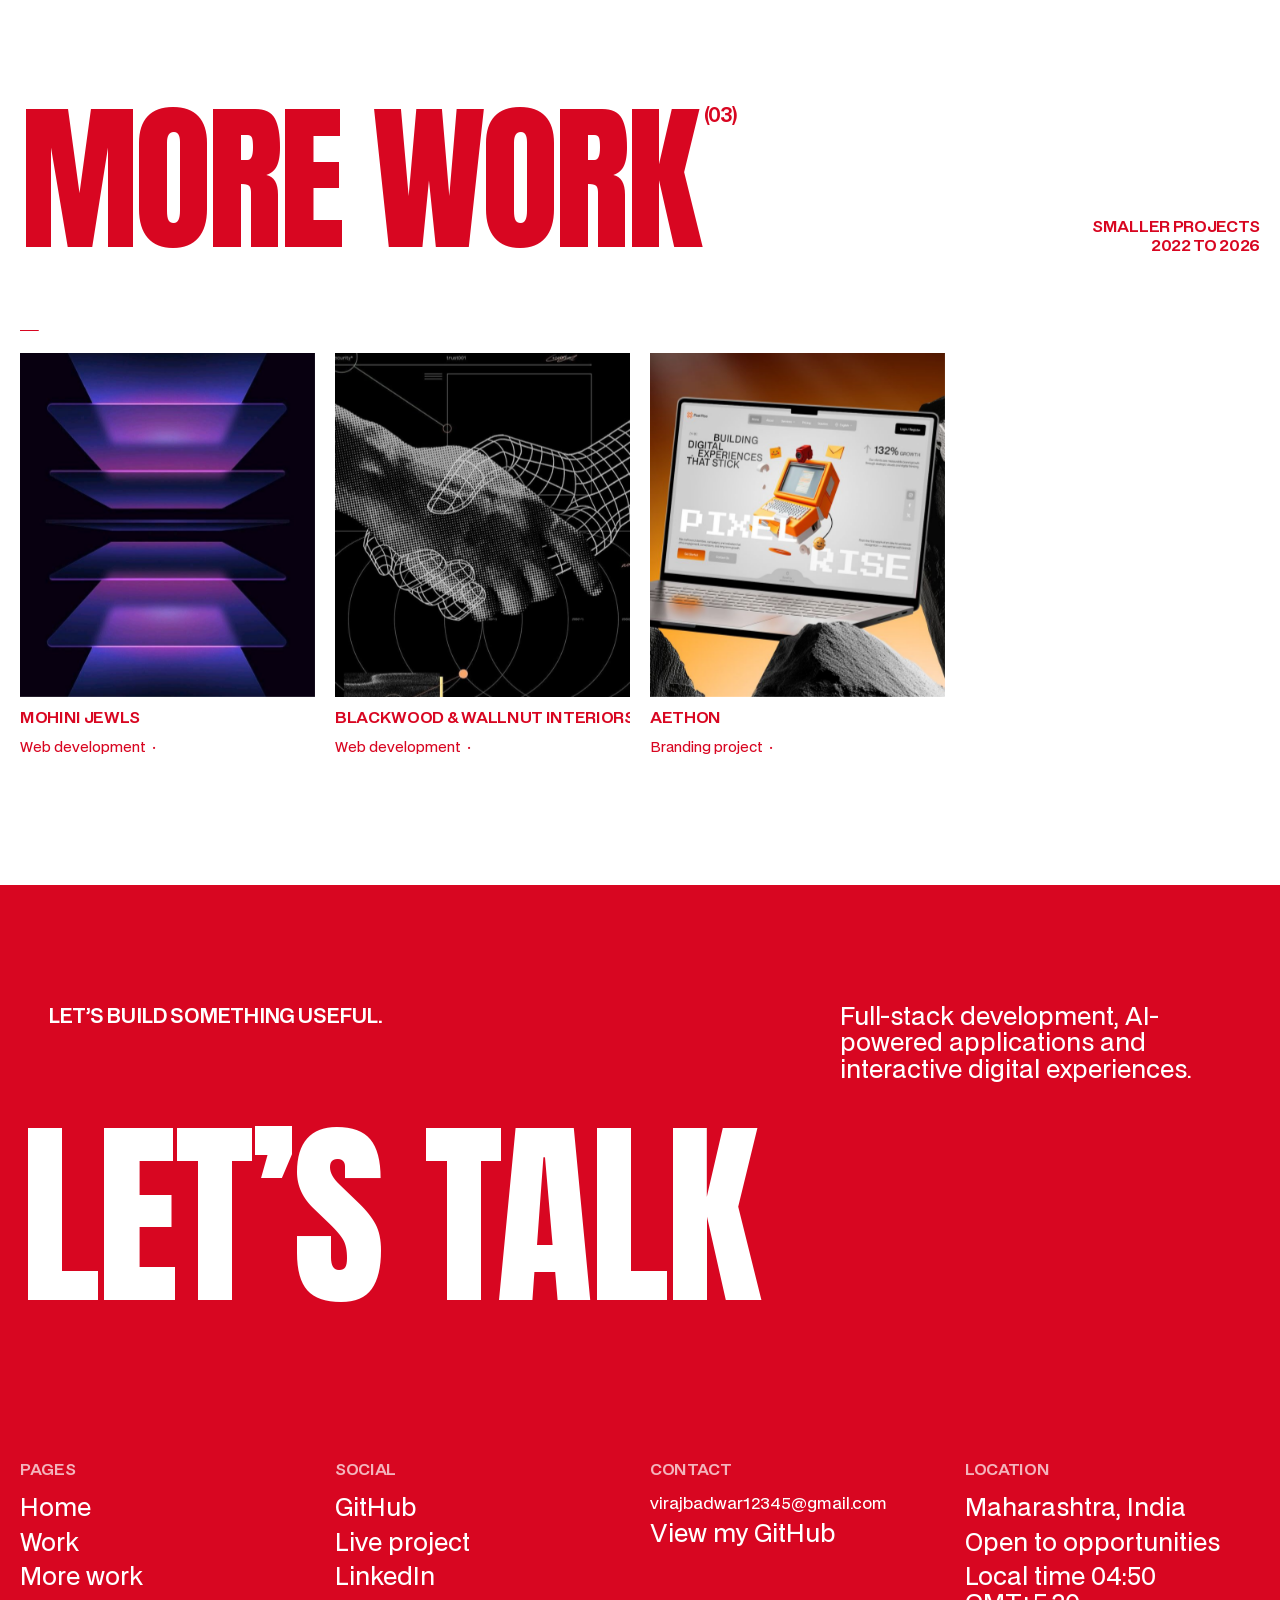
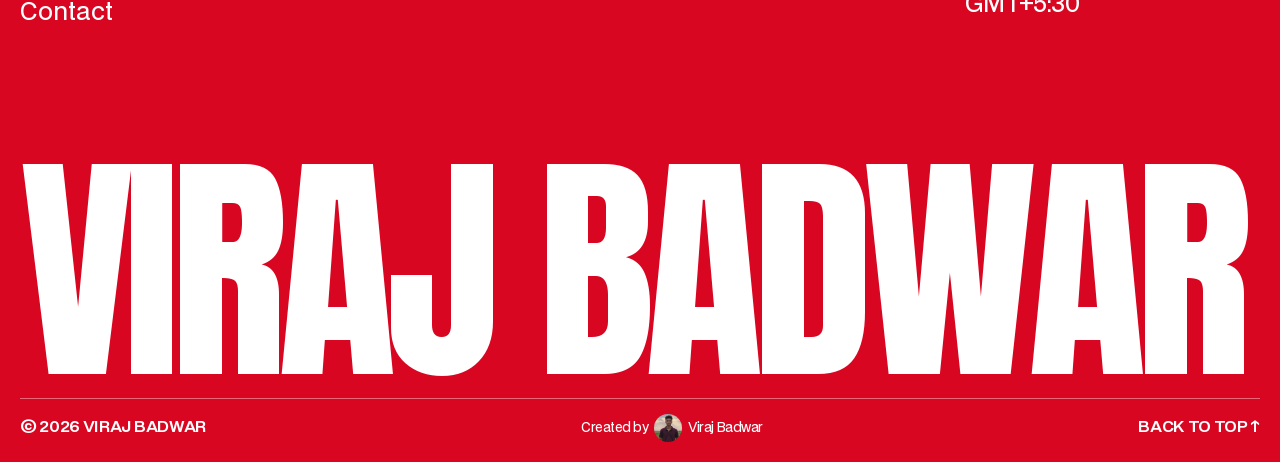
<file: archives/index.html>
<!doctype html>
<!-- Made in Framer · framer.com -->
<!-- Published Nov 4, 2026, 1:29 PM UTC -->
<html lang="en" data-redirect-timezone="1">
<head><script>(function(){var p=location.pathname;if(p.endsWith("/index.html")){history.replaceState(null,"",p.slice(0,-10))}})()</script><script>(function(){document.addEventListener("click",function(e){if(e.defaultPrevented||e.button!==0||e.metaKey||e.ctrlKey||e.shiftKey||e.altKey)return;var a=e.target&&e.target.closest?e.target.closest("a[href]"):null;if(!a)return;if(a.target&&a.target!=="_self")return;if(a.hasAttribute("download"))return;var href=a.getAttribute("href")||"";if(href.charAt(0)==="#")return;var u;try{u=new URL(a.href,location.href)}catch(err){return}if(u.origin!==location.origin)return;if(u.pathname===location.pathname&&u.hash)return;e.preventDefault();e.stopPropagation();location.assign(u.href)},true)})()</script><script>(function(){var M={"/sites/1oCLWJCTbnRnZLcQ1fzLfM/searchIndex-kOd9R7pUo4xK.json":"assets/framerusercontent.com/sites/1oCLWJCTbnRnZLcQ1fzLfM/searchIndex-kOd9R7pUo4xK.json","/sites/1oCLWJCTbnRnZLcQ1fzLfM/searchIndex-hlsFL4M75EFE.json":"assets/framerusercontent.com/sites/1oCLWJCTbnRnZLcQ1fzLfM/searchIndex-hlsFL4M75EFE.json","/images/vbrSlXsudbEoOm5iTifgbJt5toI.png":"assets/framerusercontent.com/images/vbrSlXsudbEoOm5iTifgbJt5toI.png","/images/VSTWaGj9SXtaMgPqyHFPVQhGCW0.png":"assets/framerusercontent.com/images/VSTWaGj9SXtaMgPqyHFPVQhGCW0.png","/images/srEzThA9cw4BAkn300CtM9MYhWk.png":"assets/framerusercontent.com/images/srEzThA9cw4BAkn300CtM9MYhWk.png","/assets/5vvr9Vy74if2I6bQbJvbw7SY1pQ.woff2":"assets/framerusercontent.com/assets/5vvr9Vy74if2I6bQbJvbw7SY1pQ.woff2","/assets/EOr0mi4hNtlgWNn9if640EZzXCo.woff2":"assets/framerusercontent.com/assets/EOr0mi4hNtlgWNn9if640EZzXCo.woff2","/assets/Y9k9QrlZAqio88Klkmbd8VoMQc.woff2":"assets/framerusercontent.com/assets/Y9k9QrlZAqio88Klkmbd8VoMQc.woff2","/assets/OYrD2tBIBPvoJXiIHnLoOXnY9M.woff2":"assets/framerusercontent.com/assets/OYrD2tBIBPvoJXiIHnLoOXnY9M.woff2","/assets/JeYwfuaPfZHQhEG8U5gtPDZ7WQ.woff2":"assets/framerusercontent.com/assets/JeYwfuaPfZHQhEG8U5gtPDZ7WQ.woff2","/assets/GrgcKwrN6d3Uz8EwcLHZxwEfC4.woff2":"assets/framerusercontent.com/assets/GrgcKwrN6d3Uz8EwcLHZxwEfC4.woff2","/assets/b6Y37FthZeALduNqHicBT6FutY.woff2":"assets/framerusercontent.com/assets/b6Y37FthZeALduNqHicBT6FutY.woff2","/third-party-assets/fontshare/wf/TPY5PBRHOSXJ53WNSUYZQYX4FZUMAYNF/YHKM2QXXZHS7MS6DJUZXTGRXMIGWH7K5/PCXT6E5YCQO6SSVLT6UZPPGT7QKGXOUS.woff2":"assets/framerusercontent.com/third-party-assets/fontshare/wf/TPY5PBRHOSXJ53WNSUYZQYX4FZUMAYNF/YHKM2QXXZHS7MS6DJUZXTGRXMIGWH7K5/PCXT6E5YCQO6SSVLT6UZPPGT7QKGXOUS.woff2","/assets/FcybOZJ2ipUdK2dQmwN3gFVAvuk.woff2":"assets/framerusercontent.com/assets/FcybOZJ2ipUdK2dQmwN3gFVAvuk.woff2","/images/IWsBCPgAr7e0C6CVGJPcHuevg.jpg?width=675&height=1200":"assets/framerusercontent.com/images/IWsBCPgAr7e0C6CVGJPcHuevg.1b2vrae.jpg","/images/aADrNHdwVSZanFSIrqv8xIn8RA.jpg?width=735&height=1040":"assets/framerusercontent.com/images/aADrNHdwVSZanFSIrqv8xIn8RA.02ppwsv.jpg","/images/utggF4VkxVZNT1TDAwfYG6ALpsc.jpg?width=736&height=1308":"assets/framerusercontent.com/images/utggF4VkxVZNT1TDAwfYG6ALpsc.00nig0b.jpg","/images/vlF7y7dc2ardZxPf6bMDpU2Lr4.jpg?width=736&height=907":"assets/framerusercontent.com/images/vlF7y7dc2ardZxPf6bMDpU2Lr4.0iaq4hv.jpg","/images/6LAW4TZoFbfIQjhHr2F1xcIIn0.jpg?width=736&height=1308":"assets/framerusercontent.com/images/6LAW4TZoFbfIQjhHr2F1xcIIn0.00nig0b.jpg","/images/OS7N2LmHa3bHQoyzTXM37QZr8.jpg?width=1960&height=1568":"assets/framerusercontent.com/images/OS7N2LmHa3bHQoyzTXM37QZr8.1euhwgl.jpg","/sites/1oCLWJCTbnRnZLcQ1fzLfM/rolldown-runtime.Bi-D_2cA.mjs":"assets/framerusercontent.com/sites/1oCLWJCTbnRnZLcQ1fzLfM/rolldown-runtime.Bi-D_2cA.mjs","/sites/1oCLWJCTbnRnZLcQ1fzLfM/react.Dxe_2v0O.mjs":"assets/framerusercontent.com/sites/1oCLWJCTbnRnZLcQ1fzLfM/react.Dxe_2v0O.mjs","/sites/1oCLWJCTbnRnZLcQ1fzLfM/framer.CdiwCb_K.mjs":"assets/framerusercontent.com/sites/1oCLWJCTbnRnZLcQ1fzLfM/framer.CdiwCb_K.mjs","/sites/1oCLWJCTbnRnZLcQ1fzLfM/motion.CsBHEIEx.mjs":"assets/framerusercontent.com/sites/1oCLWJCTbnRnZLcQ1fzLfM/motion.CsBHEIEx.mjs","/sites/1oCLWJCTbnRnZLcQ1fzLfM/toplevel-deps.rNQA5fzo.mjs":"assets/framerusercontent.com/sites/1oCLWJCTbnRnZLcQ1fzLfM/toplevel-deps.rNQA5fzo.mjs","/sites/1oCLWJCTbnRnZLcQ1fzLfM/gJwlaWmAo3qu6jyWvbdKYefu48XFmxQMK9RKSiIG624.D72j2bjk.mjs":"assets/framerusercontent.com/sites/1oCLWJCTbnRnZLcQ1fzLfM/gJwlaWmAo3qu6jyWvbdKYefu48XFmxQMK9RKSiIG624.D72j2bjk.mjs","/sites/1oCLWJCTbnRnZLcQ1fzLfM/shared-lib.TOsuRMiZ.mjs":"assets/framerusercontent.com/sites/1oCLWJCTbnRnZLcQ1fzLfM/shared-lib.TOsuRMiZ.mjs","/sites/1oCLWJCTbnRnZLcQ1fzLfM/cPlmBYdTS.BFBLzfOa.mjs":"assets/framerusercontent.com/sites/1oCLWJCTbnRnZLcQ1fzLfM/cPlmBYdTS.BFBLzfOa.mjs","/sites/1oCLWJCTbnRnZLcQ1fzLfM/lZLyZjHX_.REDrzk5g.mjs":"assets/framerusercontent.com/sites/1oCLWJCTbnRnZLcQ1fzLfM/lZLyZjHX_.REDrzk5g.mjs","/sites/1oCLWJCTbnRnZLcQ1fzLfM/iVT0hcnqY.CR_Yevk8.mjs":"assets/framerusercontent.com/sites/1oCLWJCTbnRnZLcQ1fzLfM/iVT0hcnqY.CR_Yevk8.mjs","/sites/1oCLWJCTbnRnZLcQ1fzLfM/pSJqb0QRA.Bmv5S_d2.mjs":"assets/framerusercontent.com/sites/1oCLWJCTbnRnZLcQ1fzLfM/pSJqb0QRA.Bmv5S_d2.mjs","/sites/1oCLWJCTbnRnZLcQ1fzLfM/uoFHfnfhi.BSSw6B_l.mjs":"assets/framerusercontent.com/sites/1oCLWJCTbnRnZLcQ1fzLfM/uoFHfnfhi.BSSw6B_l.mjs","/sites/1oCLWJCTbnRnZLcQ1fzLfM/pXGYckMSU.BUOBvive.mjs":"assets/framerusercontent.com/sites/1oCLWJCTbnRnZLcQ1fzLfM/pXGYckMSU.BUOBvive.mjs","/sites/1oCLWJCTbnRnZLcQ1fzLfM/script_main.Bnuf3rSa.mjs":"assets/framerusercontent.com/sites/1oCLWJCTbnRnZLcQ1fzLfM/script_main.Bnuf3rSa.mjs","/sites/1oCLWJCTbnRnZLcQ1fzLfM/bgABmkaweQiYjsalMd36FXmkhq9HQk4zQli3y2ZjPXk.URVeQWC3.mjs":"assets/framerusercontent.com/sites/1oCLWJCTbnRnZLcQ1fzLfM/bgABmkaweQiYjsalMd36FXmkhq9HQk4zQli3y2ZjPXk.URVeQWC3.mjs","/sites/1oCLWJCTbnRnZLcQ1fzLfM/YXAx5hw_g.Aq-yRaGO.mjs":"assets/framerusercontent.com/sites/1oCLWJCTbnRnZLcQ1fzLfM/YXAx5hw_g.Aq-yRaGO.mjs","/sites/1oCLWJCTbnRnZLcQ1fzLfM/VqIXgp63L._WW9VYjh.mjs":"assets/framerusercontent.com/sites/1oCLWJCTbnRnZLcQ1fzLfM/VqIXgp63L._WW9VYjh.mjs","/sites/1oCLWJCTbnRnZLcQ1fzLfM/kAZbJX9PiT7JTrfAp1XoeJB7n7_M095MygVssdt4xpU.DPi1YVCN.mjs":"assets/framerusercontent.com/sites/1oCLWJCTbnRnZLcQ1fzLfM/kAZbJX9PiT7JTrfAp1XoeJB7n7_M095MygVssdt4xpU.DPi1YVCN.mjs","/sites/1oCLWJCTbnRnZLcQ1fzLfM/o08iNbIPq.Cd2a_ScD.mjs":"assets/framerusercontent.com/sites/1oCLWJCTbnRnZLcQ1fzLfM/o08iNbIPq.Cd2a_ScD.mjs","/assets/vbrSlXsudbEoOm5iTifgbJt5toI.png":"assets/framerusercontent.com/assets/vbrSlXsudbEoOm5iTifgbJt5toI.png","/assets/srEzThA9cw4BAkn300CtM9MYhWk.png":"assets/framerusercontent.com/assets/srEzThA9cw4BAkn300CtM9MYhWk.png","/modules/cwYQXP9AP6LJuHIhbxpT/nbgnLgcivvDuEMIexaJ1/lZLyZjHX_.js":"assets/framerusercontent.com/modules/cwYQXP9AP6LJuHIhbxpT/nbgnLgcivvDuEMIexaJ1/lZLyZjHX_.js","/images/paDCGqjZu4r2f6wt8rYQcBf71xA.png?width=1808&height=2400":"assets/framerusercontent.com/images/paDCGqjZu4r2f6wt8rYQcBf71xA.19sad2u.png","/images/paDCGqjZu4r2f6wt8rYQcBf71xA.png?scale-down-to=1024&width=1808&height=2400":"assets/framerusercontent.com/images/paDCGqjZu4r2f6wt8rYQcBf71xA.0i3d91l.png","/images/paDCGqjZu4r2f6wt8rYQcBf71xA.png?scale-down-to=2048&width=1808&height=2400":"assets/framerusercontent.com/images/paDCGqjZu4r2f6wt8rYQcBf71xA.1yga7li.png","/assets/gazZKZuUEtvr9ULhdA4SprP0AZ0.woff2":"assets/framerusercontent.com/assets/gazZKZuUEtvr9ULhdA4SprP0AZ0.woff2","/assets/pe8RoujoPxuTZhqoNzYqHX2MXA.woff2":"assets/framerusercontent.com/assets/pe8RoujoPxuTZhqoNzYqHX2MXA.woff2","/assets/teGhWnhH3bCqefKGsIsqFy3hK8.woff2":"assets/framerusercontent.com/assets/teGhWnhH3bCqefKGsIsqFy3hK8.woff2","/assets/qQHxgTnEk6Czu1yW4xS82HQWFOk.woff2":"assets/framerusercontent.com/assets/qQHxgTnEk6Czu1yW4xS82HQWFOk.woff2","/assets/MJ3N6lfN4iP5Um8rJGqLYl03tE.woff2":"assets/framerusercontent.com/assets/MJ3N6lfN4iP5Um8rJGqLYl03tE.woff2","/assets/PfdOpgzFf7N2Uye9JX7xRKYTgSc.woff2":"assets/framerusercontent.com/assets/PfdOpgzFf7N2Uye9JX7xRKYTgSc.woff2","/assets/0SEEmmWc3vovhaai4RlRQSWRrz0.woff2":"assets/framerusercontent.com/assets/0SEEmmWc3vovhaai4RlRQSWRrz0.woff2","/sites/1oCLWJCTbnRnZLcQ1fzLfM/EGYCYx1ygUb-pXuAHgYtL_2-ky1nF8lgNBqhTfKbHOU.B_aStsWK.mjs":"assets/framerusercontent.com/sites/1oCLWJCTbnRnZLcQ1fzLfM/EGYCYx1ygUb-pXuAHgYtL_2-ky1nF8lgNBqhTfKbHOU.B_aStsWK.mjs","/sites/1oCLWJCTbnRnZLcQ1fzLfM/ci1xighcirSVP_ecF438CvjPBP_fR6-yICilxCMaoos.C093EDhI.mjs":"assets/framerusercontent.com/sites/1oCLWJCTbnRnZLcQ1fzLfM/ci1xighcirSVP_ecF438CvjPBP_fR6-yICilxCMaoos.C093EDhI.mjs","/sites/1oCLWJCTbnRnZLcQ1fzLfM/Ma1gbDTjcHpWQfi5RTExZ0yBGhCGi2ULHBmMl9E60VE.CdOAd12V.mjs":"assets/framerusercontent.com/sites/1oCLWJCTbnRnZLcQ1fzLfM/Ma1gbDTjcHpWQfi5RTExZ0yBGhCGi2ULHBmMl9E60VE.CdOAd12V.mjs","/sites/1oCLWJCTbnRnZLcQ1fzLfM/rHiCcLemO-hR3tRR5eeI7gxs5ev9PZSXsOR7mTBiZZY.D7koq3MR.mjs":"assets/framerusercontent.com/sites/1oCLWJCTbnRnZLcQ1fzLfM/rHiCcLemO-hR3tRR5eeI7gxs5ev9PZSXsOR7mTBiZZY.D7koq3MR.mjs","/sites/1oCLWJCTbnRnZLcQ1fzLfM/KPzi_GJqMdOiyp7cpuKo3220PCIFHtc4QEUw8ig3rgQ.0hKLuVhZ.mjs":"assets/framerusercontent.com/sites/1oCLWJCTbnRnZLcQ1fzLfM/KPzi_GJqMdOiyp7cpuKo3220PCIFHtc4QEUw8ig3rgQ.0hKLuVhZ.mjs","/sites/1oCLWJCTbnRnZLcQ1fzLfM/PX9hIOIVM.CF-tmePS.mjs":"assets/framerusercontent.com/sites/1oCLWJCTbnRnZLcQ1fzLfM/PX9hIOIVM.CF-tmePS.mjs","/third-party-assets/fontshare/":"assets/framerusercontent.com/third-party-assets/fontshare/index","/sites/1oCLWJCTbnRnZLcQ1fzLfM/chunk.B3RYC8bk.bK85BR2O.mjs":"assets/framerusercontent.com/sites/1oCLWJCTbnRnZLcQ1fzLfM/chunk.B3RYC8bk.bK85BR2O.mjs","/modules/cwYQXP9AP6LJuHIhbxpT/nbgnLgcivvDuEMIexaJ1/lZLyZjHX_-0.js":"assets/framerusercontent.com/modules/cwYQXP9AP6LJuHIhbxpT/nbgnLgcivvDuEMIexaJ1/lZLyZjHX_-0.js","/modules/cwYQXP9AP6LJuHIhbxpT/nbgnLgcivvDuEMIexaJ1/lZLyZjHX_-1.js":"assets/framerusercontent.com/modules/cwYQXP9AP6LJuHIhbxpT/nbgnLgcivvDuEMIexaJ1/lZLyZjHX_-1.js","/modules/fz1G7iGahvcsUnNovqqN/OSqCqZoirCMQdRbHSMY3/t5NO73g6f.js":"assets/framerusercontent.com/modules/fz1G7iGahvcsUnNovqqN/OSqCqZoirCMQdRbHSMY3/t5NO73g6f.js","/images/Zn2LXM95oApBpfpT4CFsThKDsw.jpg?width=736&height=887":"assets/framerusercontent.com/images/Zn2LXM95oApBpfpT4CFsThKDsw.0da0uz4.jpg","/sites/1oCLWJCTbnRnZLcQ1fzLfM/UTMFHeKKh.t-Xm4USo.mjs":"assets/framerusercontent.com/sites/1oCLWJCTbnRnZLcQ1fzLfM/UTMFHeKKh.t-Xm4USo.mjs","/assets/MLWPbW1dUQawJLhhun3dBwpgJak.mp4":"assets/framerusercontent.com/assets/MLWPbW1dUQawJLhhun3dBwpgJak.mp4","/images/5ILRvlYXf72kHSVHqpa3snGzjU.jpg":"assets/framerusercontent.com/images/5ILRvlYXf72kHSVHqpa3snGzjU.jpg","/sites/1oCLWJCTbnRnZLcQ1fzLfM/zB44qKZj7.CbCGgMQJ.mjs":"assets/framerusercontent.com/sites/1oCLWJCTbnRnZLcQ1fzLfM/zB44qKZj7.CbCGgMQJ.mjs","/sites/1oCLWJCTbnRnZLcQ1fzLfM/gAUj9XGYZ.DCqAIN0v.mjs":"assets/framerusercontent.com/sites/1oCLWJCTbnRnZLcQ1fzLfM/gAUj9XGYZ.DCqAIN0v.mjs","/modules/fz1G7iGahvcsUnNovqqN/OSqCqZoirCMQdRbHSMY3/t5NO73g6f-0.js":"assets/framerusercontent.com/modules/fz1G7iGahvcsUnNovqqN/OSqCqZoirCMQdRbHSMY3/t5NO73g6f-0.js","/modules/fz1G7iGahvcsUnNovqqN/OSqCqZoirCMQdRbHSMY3/t5NO73g6f-1.js":"assets/framerusercontent.com/modules/fz1G7iGahvcsUnNovqqN/OSqCqZoirCMQdRbHSMY3/t5NO73g6f-1.js","/modules/Uk8iQRuGy9sERqlDB3G9/P5LATE8vS4zoDlIWk0HB/ArrowElbowDownRight.js":"assets/framerusercontent.com/modules/Uk8iQRuGy9sERqlDB3G9/P5LATE8vS4zoDlIWk0HB/ArrowElbowDownRight.js","/modules/KXToc4n8n0VjRJoxIyl7/iepv8YZRWzIKS6xRTtLY/ArrowUpRight.js":"assets/framerusercontent.com/modules/KXToc4n8n0VjRJoxIyl7/iepv8YZRWzIKS6xRTtLY/ArrowUpRight.js","/chunk-CS7BPPVU.mjs":"assets/app.framerstatic.com/chunk-CS7BPPVU.mjs","/chunk-YRQ7G4QH.mjs":"assets/app.framerstatic.com/chunk-YRQ7G4QH.mjs","/chunk-WLHSDIGQ.mjs":"assets/app.framerstatic.com/chunk-WLHSDIGQ.mjs","/chunk-WOEOGJ2W.mjs":"assets/app.framerstatic.com/chunk-WOEOGJ2W.mjs","/editorbar.6U5SB2MH.mjs":"assets/app.framerstatic.com/editorbar.6U5SB2MH.mjs","/chunk-BEAJFPMP.mjs":"assets/app.framerstatic.com/chunk-BEAJFPMP.mjs","/EditButton-BY24IKK3.mjs":"assets/app.framerstatic.com/EditButton-BY24IKK3.mjs","/editorbar.W6ARVBAP.css":"assets/app.framerstatic.com/editorbar.W6ARVBAP.css","/render-WWNVQFNP.mjs":"assets/app.framerstatic.com/render-WWNVQFNP.mjs","/chunk-IWMJEJLX.mjs":"assets/app.framerstatic.com/chunk-IWMJEJLX.mjs","/chunk-WAC2IPPM.mjs":"assets/app.framerstatic.com/chunk-WAC2IPPM.mjs","/chunk-25IK6NLA.mjs":"assets/app.framerstatic.com/chunk-25IK6NLA.mjs","/chunk-RNGSZARC.mjs":"assets/app.framerstatic.com/chunk-RNGSZARC.mjs","/chunk-ALUSCYTV.mjs":"assets/app.framerstatic.com/chunk-ALUSCYTV.mjs","/chunk-WBNIY634.mjs":"assets/app.framerstatic.com/chunk-WBNIY634.mjs","/chunk-VFUMKGNV.mjs":"assets/app.framerstatic.com/chunk-VFUMKGNV.mjs","/chunk-SCCCCPCG.mjs":"assets/app.framerstatic.com/chunk-SCCCCPCG.mjs","/chunk-E5DYAHLF.mjs":"assets/app.framerstatic.com/chunk-E5DYAHLF.mjs","/chunk-5VVN4AF4.mjs":"assets/app.framerstatic.com/chunk-5VVN4AF4.mjs","/chunk-AND4KG4F.mjs":"assets/app.framerstatic.com/chunk-AND4KG4F.mjs","/chunk-D3BIVQHH.mjs":"assets/app.framerstatic.com/chunk-D3BIVQHH.mjs","/chunk-FIJLBKPU.mjs":"assets/app.framerstatic.com/chunk-FIJLBKPU.mjs","/chunk-YKQPZTUX.mjs":"assets/app.framerstatic.com/chunk-YKQPZTUX.mjs","/chunk-BG65Q7LH.mjs":"assets/app.framerstatic.com/chunk-BG65Q7LH.mjs","/chunk-MSU36HOI.mjs":"assets/app.framerstatic.com/chunk-MSU36HOI.mjs","/chunk-OUQ7QHER.mjs":"assets/app.framerstatic.com/chunk-OUQ7QHER.mjs","/chunk-N4BXE2AG.mjs":"assets/app.framerstatic.com/chunk-N4BXE2AG.mjs","/chunk-V3C5CSFI.mjs":"assets/app.framerstatic.com/chunk-V3C5CSFI.mjs","/chunk-FGMMLDCH.mjs":"assets/app.framerstatic.com/chunk-FGMMLDCH.mjs","/chunk-NZMKQLLU.mjs":"assets/app.framerstatic.com/chunk-NZMKQLLU.mjs","/chunk-Y7O4GQ6F.mjs":"assets/app.framerstatic.com/chunk-Y7O4GQ6F.mjs","/chunk-CAO5G2LY.mjs":"assets/app.framerstatic.com/chunk-CAO5G2LY.mjs","/chunk-6UXXFMEH.mjs":"assets/app.framerstatic.com/chunk-6UXXFMEH.mjs","/chunk-HZKHO5MD.mjs":"assets/app.framerstatic.com/chunk-HZKHO5MD.mjs","/chunk-SPWSWTND.mjs":"assets/app.framerstatic.com/chunk-SPWSWTND.mjs","/chunk-SAZULEG5.mjs":"assets/app.framerstatic.com/chunk-SAZULEG5.mjs","/chunk-Q652OIYH.mjs":"assets/app.framerstatic.com/chunk-Q652OIYH.mjs","/chunk-EZMDKA7N.mjs":"assets/app.framerstatic.com/chunk-EZMDKA7N.mjs","/chunk-AYYBTPZU.mjs":"assets/app.framerstatic.com/chunk-AYYBTPZU.mjs","/chunk-STDMHL4N.mjs":"assets/app.framerstatic.com/chunk-STDMHL4N.mjs","/chunk-73DCT4FW.mjs":"assets/app.framerstatic.com/chunk-73DCT4FW.mjs","/chunk-G4XUWRQW.mjs":"assets/app.framerstatic.com/chunk-G4XUWRQW.mjs","/chunk-4GL23XDC.mjs":"assets/app.framerstatic.com/chunk-4GL23XDC.mjs","/chunk-B27HFSZG.mjs":"assets/app.framerstatic.com/chunk-B27HFSZG.mjs","/chunk-2QF6KOR7.mjs":"assets/app.framerstatic.com/chunk-2QF6KOR7.mjs","/chunk-R2MXLLHS.mjs":"assets/app.framerstatic.com/chunk-R2MXLLHS.mjs","/chunk-NB3OQOQL.mjs":"assets/app.framerstatic.com/chunk-NB3OQOQL.mjs","/chunk-QZHBLXA3.mjs":"assets/app.framerstatic.com/chunk-QZHBLXA3.mjs","/chunk-VBCXFFMV.mjs":"assets/app.framerstatic.com/chunk-VBCXFFMV.mjs","/chunk-TOEOWTEZ.mjs":"assets/app.framerstatic.com/chunk-TOEOWTEZ.mjs","/chunk-ILBFBU7M.mjs":"assets/app.framerstatic.com/chunk-ILBFBU7M.mjs","/chunk-AOJAIZZ2.mjs":"assets/app.framerstatic.com/chunk-AOJAIZZ2.mjs","/chunk-2RIZOIDA.mjs":"assets/app.framerstatic.com/chunk-2RIZOIDA.mjs","/chunk-V7CNX5J5.mjs":"assets/app.framerstatic.com/chunk-V7CNX5J5.mjs","/chunk-LUUOVCZF.mjs":"assets/app.framerstatic.com/chunk-LUUOVCZF.mjs","/chunk-IKC33ZYD.mjs":"assets/app.framerstatic.com/chunk-IKC33ZYD.mjs","/chunk-OL7NXG7R.mjs":"assets/app.framerstatic.com/chunk-OL7NXG7R.mjs","/chunk-2BM47LJQ.mjs":"assets/app.framerstatic.com/chunk-2BM47LJQ.mjs","/chunk-GHARU3XL.mjs":"assets/app.framerstatic.com/chunk-GHARU3XL.mjs","/chunk-BLSKQ6TG.mjs":"assets/app.framerstatic.com/chunk-BLSKQ6TG.mjs","/chunk-L2QYKMOJ.mjs":"assets/app.framerstatic.com/chunk-L2QYKMOJ.mjs","/chunk-65U5SPEK.mjs":"assets/app.framerstatic.com/chunk-65U5SPEK.mjs","/chunk-TTT2AF26.mjs":"assets/app.framerstatic.com/chunk-TTT2AF26.mjs","/chunk-5J75RUHV.mjs":"assets/app.framerstatic.com/chunk-5J75RUHV.mjs","/chunk-PLZKQ22A.mjs":"assets/app.framerstatic.com/chunk-PLZKQ22A.mjs","/chunk-XNZRDAH2.mjs":"assets/app.framerstatic.com/chunk-XNZRDAH2.mjs","/chunk-JGICWN52.mjs":"assets/app.framerstatic.com/chunk-JGICWN52.mjs","/chunk-EHVYGNVJ.mjs":"assets/app.framerstatic.com/chunk-EHVYGNVJ.mjs","/chunk-HQMZV6DP.mjs":"assets/app.framerstatic.com/chunk-HQMZV6DP.mjs","/chunk-63OAA6KO.mjs":"assets/app.framerstatic.com/chunk-63OAA6KO.mjs","/chunk-ETFKW367.mjs":"assets/app.framerstatic.com/chunk-ETFKW367.mjs","/chunk-BOLNZQB3.mjs":"assets/app.framerstatic.com/chunk-BOLNZQB3.mjs","/chunk-DHZWEIEI.mjs":"assets/app.framerstatic.com/chunk-DHZWEIEI.mjs","/chunk-D3SZBJZX.mjs":"assets/app.framerstatic.com/chunk-D3SZBJZX.mjs","/chunk-Y55C467E.mjs":"assets/app.framerstatic.com/chunk-Y55C467E.mjs","/chunk-QVDGMSWL.mjs":"assets/app.framerstatic.com/chunk-QVDGMSWL.mjs","/chunk-MYSAMYRY.mjs":"assets/app.framerstatic.com/chunk-MYSAMYRY.mjs","/chunk-HSK556XS.mjs":"assets/app.framerstatic.com/chunk-HSK556XS.mjs","/chunk-N2DJHBJE.mjs":"assets/app.framerstatic.com/chunk-N2DJHBJE.mjs","/chunk-LB6X3CLW.mjs":"assets/app.framerstatic.com/chunk-LB6X3CLW.mjs","/chunk-XFC6OVIX.mjs":"assets/app.framerstatic.com/chunk-XFC6OVIX.mjs","/chunk-M774VLGN.mjs":"assets/app.framerstatic.com/chunk-M774VLGN.mjs","/chunk-OGQCKB6U.mjs":"assets/app.framerstatic.com/chunk-OGQCKB6U.mjs","/chunk-GPIRUQFY.mjs":"assets/app.framerstatic.com/chunk-GPIRUQFY.mjs","/chunk-WR3RHAT2.mjs":"assets/app.framerstatic.com/chunk-WR3RHAT2.mjs","/chunk-NYCWGTYH.mjs":"assets/app.framerstatic.com/chunk-NYCWGTYH.mjs","/chunk-FPZZYJJC.mjs":"assets/app.framerstatic.com/chunk-FPZZYJJC.mjs","/chunk-GICGUD64.mjs":"assets/app.framerstatic.com/chunk-GICGUD64.mjs","/chunk-MC2YSKZB.mjs":"assets/app.framerstatic.com/chunk-MC2YSKZB.mjs","/chunk-NZNE2ND2.mjs":"assets/app.framerstatic.com/chunk-NZNE2ND2.mjs","/chunk-YY75G3LC.mjs":"assets/app.framerstatic.com/chunk-YY75G3LC.mjs","/chunk-2Z4UPA7G.mjs":"assets/app.framerstatic.com/chunk-2Z4UPA7G.mjs","/chunk-47P32JLD.mjs":"assets/app.framerstatic.com/chunk-47P32JLD.mjs","/chunk-KWCR5G57.mjs":"assets/app.framerstatic.com/chunk-KWCR5G57.mjs","/chunk-M4E5VSQR.mjs":"assets/app.framerstatic.com/chunk-M4E5VSQR.mjs","/chunk-D7HDBRWW.mjs":"assets/app.framerstatic.com/chunk-D7HDBRWW.mjs","/chunk-5Y36GTP3.mjs":"assets/app.framerstatic.com/chunk-5Y36GTP3.mjs","/chunk-RDLE5VXU.mjs":"assets/app.framerstatic.com/chunk-RDLE5VXU.mjs","/chunk-TLVBN4S2.mjs":"assets/app.framerstatic.com/chunk-TLVBN4S2.mjs","/chunk-4UG3F4VG.mjs":"assets/app.framerstatic.com/chunk-4UG3F4VG.mjs","/chunk-YYCGMCEW.mjs":"assets/app.framerstatic.com/chunk-YYCGMCEW.mjs","/chunk-RKYWC2SX.mjs":"assets/app.framerstatic.com/chunk-RKYWC2SX.mjs","/chunk-IHHLGSTN.mjs":"assets/app.framerstatic.com/chunk-IHHLGSTN.mjs","/chunk-DWDLQQ2T.mjs":"assets/app.framerstatic.com/chunk-DWDLQQ2T.mjs","/chunk-BUKMXMSB.mjs":"assets/app.framerstatic.com/chunk-BUKMXMSB.mjs","/chunk-AST6PYPI.mjs":"assets/app.framerstatic.com/chunk-AST6PYPI.mjs","/chunk-F6QPZF2U.mjs":"assets/app.framerstatic.com/chunk-F6QPZF2U.mjs","/chunk-NFJFOL2Y.mjs":"assets/app.framerstatic.com/chunk-NFJFOL2Y.mjs","/chunk-PP2DUQOO.mjs":"assets/app.framerstatic.com/chunk-PP2DUQOO.mjs","/chunk-QKAEH5BS.mjs":"assets/app.framerstatic.com/chunk-QKAEH5BS.mjs","/chunk-EUR4TSAJ.mjs":"assets/app.framerstatic.com/chunk-EUR4TSAJ.mjs","/chunk-LCSPAXNF.mjs":"assets/app.framerstatic.com/chunk-LCSPAXNF.mjs","/chunk-3JU3HYQU.mjs":"assets/app.framerstatic.com/chunk-3JU3HYQU.mjs","/chunk-NAI7D2VU.mjs":"assets/app.framerstatic.com/chunk-NAI7D2VU.mjs","/chunk-4XTRVW7Y.mjs":"assets/app.framerstatic.com/chunk-4XTRVW7Y.mjs","/chunk-WPWSHZF5.mjs":"assets/app.framerstatic.com/chunk-WPWSHZF5.mjs","/chunk-KERZPZ74.mjs":"assets/app.framerstatic.com/chunk-KERZPZ74.mjs","/chunk-WI34IOZA.mjs":"assets/app.framerstatic.com/chunk-WI34IOZA.mjs","/chunk-Y2EMXJ4G.mjs":"assets/app.framerstatic.com/chunk-Y2EMXJ4G.mjs","/chunk-K6L5GVTR.mjs":"assets/app.framerstatic.com/chunk-K6L5GVTR.mjs","/chunk-SQKN7F3Q.mjs":"assets/app.framerstatic.com/chunk-SQKN7F3Q.mjs","/chunk-HU25VPAY.mjs":"assets/app.framerstatic.com/chunk-HU25VPAY.mjs","/chunk-S2H3D7JQ.mjs":"assets/app.framerstatic.com/chunk-S2H3D7JQ.mjs","/chunk-VD6KMVU6.mjs":"assets/app.framerstatic.com/chunk-VD6KMVU6.mjs","/chunk-P7RVVTNH.mjs":"assets/app.framerstatic.com/chunk-P7RVVTNH.mjs","/chunk-P6Q3LWLD.mjs":"assets/app.framerstatic.com/chunk-P6Q3LWLD.mjs","/chunk-G3KF7MVA.mjs":"assets/app.framerstatic.com/chunk-G3KF7MVA.mjs","/chunk-GZXM3VEB.mjs":"assets/app.framerstatic.com/chunk-GZXM3VEB.mjs","/chunk-3JXINZRV.mjs":"assets/app.framerstatic.com/chunk-3JXINZRV.mjs","/chunk-M6O6XTPU.mjs":"assets/app.framerstatic.com/chunk-M6O6XTPU.mjs","/chunk-LHVBJBF4.mjs":"assets/app.framerstatic.com/chunk-LHVBJBF4.mjs","/chunk-DWEQS5LX.mjs":"assets/app.framerstatic.com/chunk-DWEQS5LX.mjs","/chunk-EKYJNLIX.mjs":"assets/app.framerstatic.com/chunk-EKYJNLIX.mjs","/chunk-FUQZY6JN.mjs":"assets/app.framerstatic.com/chunk-FUQZY6JN.mjs","/chunk-HG3INR46.mjs":"assets/app.framerstatic.com/chunk-HG3INR46.mjs","/chunk-ALPJL5PK.mjs":"assets/app.framerstatic.com/chunk-ALPJL5PK.mjs","/chunk-HEAATEQX.mjs":"assets/app.framerstatic.com/chunk-HEAATEQX.mjs","/chunk-TS24LVSZ.mjs":"assets/app.framerstatic.com/chunk-TS24LVSZ.mjs","/chunk-7N53YJEJ.mjs":"assets/app.framerstatic.com/chunk-7N53YJEJ.mjs","/chunk-SCYDFCJI.mjs":"assets/app.framerstatic.com/chunk-SCYDFCJI.mjs","/chunk-ZGC2VKMC.mjs":"assets/app.framerstatic.com/chunk-ZGC2VKMC.mjs","/chunk-G7HNYT26.mjs":"assets/app.framerstatic.com/chunk-G7HNYT26.mjs","/chunk-4HRYW54D.mjs":"assets/app.framerstatic.com/chunk-4HRYW54D.mjs","/chunk-CANEWBHS.mjs":"assets/app.framerstatic.com/chunk-CANEWBHS.mjs","/chunk-AZXT5MI7.mjs":"assets/app.framerstatic.com/chunk-AZXT5MI7.mjs","/chunk-KN4UVSHF.mjs":"assets/app.framerstatic.com/chunk-KN4UVSHF.mjs","/chunk-RM2JK3Y4.mjs":"assets/app.framerstatic.com/chunk-RM2JK3Y4.mjs","/chunk-MJKUC5N4.mjs":"assets/app.framerstatic.com/chunk-MJKUC5N4.mjs","/chunk-CS237T25.mjs":"assets/app.framerstatic.com/chunk-CS237T25.mjs","/chunk-VR4IGIJ4.mjs":"assets/app.framerstatic.com/chunk-VR4IGIJ4.mjs","/chunk-MHBUXWEI.mjs":"assets/app.framerstatic.com/chunk-MHBUXWEI.mjs","/chunk-YS3B4HMG.mjs":"assets/app.framerstatic.com/chunk-YS3B4HMG.mjs","/chunk-3PIOJLHR.mjs":"assets/app.framerstatic.com/chunk-3PIOJLHR.mjs","/chunk-SJ5ZASSS.mjs":"assets/app.framerstatic.com/chunk-SJ5ZASSS.mjs","/chunk-ZN6XA7TQ.mjs":"assets/app.framerstatic.com/chunk-ZN6XA7TQ.mjs","/chunk-VW2PG5NQ.mjs":"assets/app.framerstatic.com/chunk-VW2PG5NQ.mjs","/chunk-R2BBTRSX.mjs":"assets/app.framerstatic.com/chunk-R2BBTRSX.mjs","/chunk-3DO2FQVH.mjs":"assets/app.framerstatic.com/chunk-3DO2FQVH.mjs","/chunk-VBJCAJR3.mjs":"assets/app.framerstatic.com/chunk-VBJCAJR3.mjs","/chunk-7WJ42D6X.mjs":"assets/app.framerstatic.com/chunk-7WJ42D6X.mjs","/chunk-PVCDQ37O.mjs":"assets/app.framerstatic.com/chunk-PVCDQ37O.mjs","/chunk-R3RMO3B5.mjs":"assets/app.framerstatic.com/chunk-R3RMO3B5.mjs","/chunk-SIDZMTIN.mjs":"assets/app.framerstatic.com/chunk-SIDZMTIN.mjs","/chunk-P5P54LX6.mjs":"assets/app.framerstatic.com/chunk-P5P54LX6.mjs","/chunk-MYL546Y2.mjs":"assets/app.framerstatic.com/chunk-MYL546Y2.mjs","/chunk-W2KK7DO4.mjs":"assets/app.framerstatic.com/chunk-W2KK7DO4.mjs","/chunk-ZWNW7R2Z.mjs":"assets/app.framerstatic.com/chunk-ZWNW7R2Z.mjs","/chunk-ISW56VHA.mjs":"assets/app.framerstatic.com/chunk-ISW56VHA.mjs","/chunk-KTJOCHOQ.mjs":"assets/app.framerstatic.com/chunk-KTJOCHOQ.mjs","/chunk-LVTM6NBN.mjs":"assets/app.framerstatic.com/chunk-LVTM6NBN.mjs","/chunk-7TAXGLM3.mjs":"assets/app.framerstatic.com/chunk-7TAXGLM3.mjs","/chunk-5U4VOU7E.mjs":"assets/app.framerstatic.com/chunk-5U4VOU7E.mjs","/chunk-XNIFBQQE.mjs":"assets/app.framerstatic.com/chunk-XNIFBQQE.mjs","/chunk-Y5ZQHO3P.mjs":"assets/app.framerstatic.com/chunk-Y5ZQHO3P.mjs","/chunk-WBTAMOXF.mjs":"assets/app.framerstatic.com/chunk-WBTAMOXF.mjs","/chunk-AHBUMA74.mjs":"assets/app.framerstatic.com/chunk-AHBUMA74.mjs","/chunk-QFU6OGL3.mjs":"assets/app.framerstatic.com/chunk-QFU6OGL3.mjs","/chunk-OZLR5XNE.mjs":"assets/app.framerstatic.com/chunk-OZLR5XNE.mjs","/chunk-ATYAMW3V.mjs":"assets/app.framerstatic.com/chunk-ATYAMW3V.mjs","/chunk-GHDF5CG4.mjs":"assets/app.framerstatic.com/chunk-GHDF5CG4.mjs","/chunk-4NZK3QP7.mjs":"assets/app.framerstatic.com/chunk-4NZK3QP7.mjs","/chunk-ZNFBUDMT.mjs":"assets/app.framerstatic.com/chunk-ZNFBUDMT.mjs","/chunk-REJ2XCEK.mjs":"assets/app.framerstatic.com/chunk-REJ2XCEK.mjs","/chunk-EYMNQYLM.mjs":"assets/app.framerstatic.com/chunk-EYMNQYLM.mjs","/chunk-XQSJQJWX.mjs":"assets/app.framerstatic.com/chunk-XQSJQJWX.mjs","/chunk-WRBBN7SY.mjs":"assets/app.framerstatic.com/chunk-WRBBN7SY.mjs","/chunk-MSHSIAEI.mjs":"assets/app.framerstatic.com/chunk-MSHSIAEI.mjs","/chunk-RNHTTH2C.mjs":"assets/app.framerstatic.com/chunk-RNHTTH2C.mjs","/chunk-SMHMQ5IL.mjs":"assets/app.framerstatic.com/chunk-SMHMQ5IL.mjs","/chunk-2MJWXJDE.mjs":"assets/app.framerstatic.com/chunk-2MJWXJDE.mjs","/chunk-MARIBFUZ.mjs":"assets/app.framerstatic.com/chunk-MARIBFUZ.mjs","/chunk-GBWZWM2Q.mjs":"assets/app.framerstatic.com/chunk-GBWZWM2Q.mjs","/chunk-QFXLDP7M.mjs":"assets/app.framerstatic.com/chunk-QFXLDP7M.mjs","/chunk-EIH2JWGG.mjs":"assets/app.framerstatic.com/chunk-EIH2JWGG.mjs","/chunk-UZNETSBG.mjs":"assets/app.framerstatic.com/chunk-UZNETSBG.mjs","/chunk-7JB7LKQK.mjs":"assets/app.framerstatic.com/chunk-7JB7LKQK.mjs","/chunk-WZ6ARK2M.mjs":"assets/app.framerstatic.com/chunk-WZ6ARK2M.mjs","/chunk-J3A5W6BK.mjs":"assets/app.framerstatic.com/chunk-J3A5W6BK.mjs","/chunk-LUZ6ND5K.mjs":"assets/app.framerstatic.com/chunk-LUZ6ND5K.mjs","/chunk-WC34TENX.mjs":"assets/app.framerstatic.com/chunk-WC34TENX.mjs","/chunk-HPV3KV4H.mjs":"assets/app.framerstatic.com/chunk-HPV3KV4H.mjs","/chunk-5EE7LLRA.mjs":"assets/app.framerstatic.com/chunk-5EE7LLRA.mjs","/chunk-AYNVEX5D.mjs":"assets/app.framerstatic.com/chunk-AYNVEX5D.mjs","/chunk-2FCXHKEL.mjs":"assets/app.framerstatic.com/chunk-2FCXHKEL.mjs","/chunk-EQBCTBZ3.mjs":"assets/app.framerstatic.com/chunk-EQBCTBZ3.mjs","/chunk-3WKMMIQB.mjs":"assets/app.framerstatic.com/chunk-3WKMMIQB.mjs","/chunk-YSP5ZHDJ.mjs":"assets/app.framerstatic.com/chunk-YSP5ZHDJ.mjs","/chunk-SWYZG2NI.mjs":"assets/app.framerstatic.com/chunk-SWYZG2NI.mjs","/chunk-VPDJYJ6F.mjs":"assets/app.framerstatic.com/chunk-VPDJYJ6F.mjs","/chunk-4JY5UMT2.mjs":"assets/app.framerstatic.com/chunk-4JY5UMT2.mjs","/chunk-JMQYIQA3.mjs":"assets/app.framerstatic.com/chunk-JMQYIQA3.mjs","/chunk-WWAYOXLZ.mjs":"assets/app.framerstatic.com/chunk-WWAYOXLZ.mjs","/chunk-VHFKZWVR.mjs":"assets/app.framerstatic.com/chunk-VHFKZWVR.mjs","/chunk-7UFBJRYR.mjs":"assets/app.framerstatic.com/chunk-7UFBJRYR.mjs","/chunk-WBI6GGAG.mjs":"assets/app.framerstatic.com/chunk-WBI6GGAG.mjs","/chunk-RJVD5SHM.mjs":"assets/app.framerstatic.com/chunk-RJVD5SHM.mjs","/chunk-V23FJ5ZD.mjs":"assets/app.framerstatic.com/chunk-V23FJ5ZD.mjs","/chunk-CGSMQH4L.mjs":"assets/app.framerstatic.com/chunk-CGSMQH4L.mjs","/chunk-ZG3WRX34.mjs":"assets/app.framerstatic.com/chunk-ZG3WRX34.mjs","/chunk-FN3PMT3K.mjs":"assets/app.framerstatic.com/chunk-FN3PMT3K.mjs","/chunk-UUJZFRP4.mjs":"assets/app.framerstatic.com/chunk-UUJZFRP4.mjs","/chunk-IMG4KONS.mjs":"assets/app.framerstatic.com/chunk-IMG4KONS.mjs","/chunk-DIKEVKKF.mjs":"assets/app.framerstatic.com/chunk-DIKEVKKF.mjs","/chunk-VO66OHVH.mjs":"assets/app.framerstatic.com/chunk-VO66OHVH.mjs","/chunk-NWHKDX2B.mjs":"assets/app.framerstatic.com/chunk-NWHKDX2B.mjs","/chunk-7GKAI4PF.mjs":"assets/app.framerstatic.com/chunk-7GKAI4PF.mjs","/chunk-G3KKIJRH.mjs":"assets/app.framerstatic.com/chunk-G3KKIJRH.mjs","/chunk-DPHJW6UJ.mjs":"assets/app.framerstatic.com/chunk-DPHJW6UJ.mjs","/chunk-7EB6YIPV.mjs":"assets/app.framerstatic.com/chunk-7EB6YIPV.mjs","/chunk-UR25HDZP.mjs":"assets/app.framerstatic.com/chunk-UR25HDZP.mjs","/chunk-VETFRWS7.mjs":"assets/app.framerstatic.com/chunk-VETFRWS7.mjs","/chunk-B6JEIP52.mjs":"assets/app.framerstatic.com/chunk-B6JEIP52.mjs","/chunk-4ZJKD4ZT.mjs":"assets/app.framerstatic.com/chunk-4ZJKD4ZT.mjs","/chunk-7QOQYHOC.mjs":"assets/app.framerstatic.com/chunk-7QOQYHOC.mjs","/chunk-6AZCRHLC.mjs":"assets/app.framerstatic.com/chunk-6AZCRHLC.mjs","/chunk-IAD5VUZQ.mjs":"assets/app.framerstatic.com/chunk-IAD5VUZQ.mjs","/chunk-3KIVKHP3.mjs":"assets/app.framerstatic.com/chunk-3KIVKHP3.mjs","/dist-57FPVK77.mjs":"assets/app.framerstatic.com/dist-57FPVK77.mjs","/dist-RAAUZRN2.mjs":"assets/app.framerstatic.com/dist-RAAUZRN2.mjs","/dist-7E33OISL.mjs":"assets/app.framerstatic.com/dist-7E33OISL.mjs","/dist-D6AE74Y2.mjs":"assets/app.framerstatic.com/dist-D6AE74Y2.mjs","/dist-5ZVOSTYK.mjs":"assets/app.framerstatic.com/dist-5ZVOSTYK.mjs","/dist-JCWXD2W4.mjs":"assets/app.framerstatic.com/dist-JCWXD2W4.mjs","/prosemirror-suggest-DFAYM7QE.mjs":"assets/app.framerstatic.com/prosemirror-suggest-DFAYM7QE.mjs","/dist-NDITSPDL.mjs":"assets/app.framerstatic.com/dist-NDITSPDL.mjs","/dist-EZBJJDRO.mjs":"assets/app.framerstatic.com/dist-EZBJJDRO.mjs","/InterVariable.latin-5EYCRJRY.woff2":"assets/app.framerstatic.com/InterVariable.latin-5EYCRJRY.woff2","/chunk-BCPS7S34.mjs":"assets/app.framerstatic.com/chunk-BCPS7S34.mjs","/canvas-sandbox-on-page.ZLEQJPO6.css":"assets/app.framerstatic.com/canvas-sandbox-on-page.ZLEQJPO6.css","/chunk-KQSTFX6K.mjs":"assets/app.framerstatic.com/chunk-KQSTFX6K.mjs","/chunk-FPMP5UYP.mjs":"assets/app.framerstatic.com/chunk-FPMP5UYP.mjs","/chunk-E5NZT7TJ.mjs":"assets/app.framerstatic.com/chunk-E5NZT7TJ.mjs","/chunk-KCNIC6OV.mjs":"assets/app.framerstatic.com/chunk-KCNIC6OV.mjs","/chunk-5TZZMM4Q.mjs":"assets/app.framerstatic.com/chunk-5TZZMM4Q.mjs","/chunk-KF3CI74D.mjs":"assets/app.framerstatic.com/chunk-KF3CI74D.mjs","/chunk-7WC2BZJA.mjs":"assets/app.framerstatic.com/chunk-7WC2BZJA.mjs","/chunk-V7FUNARM.mjs":"assets/app.framerstatic.com/chunk-V7FUNARM.mjs","/chunk-B4LFU6TX.mjs":"assets/app.framerstatic.com/chunk-B4LFU6TX.mjs","/chunk-JZ3GRG3D.mjs":"assets/app.framerstatic.com/chunk-JZ3GRG3D.mjs","/canvas-sandbox-on-page.LTWGMPKE.mjs":"assets/app.framerstatic.com/canvas-sandbox-on-page.LTWGMPKE.mjs","/chunk-QGGYPPSM.mjs":"assets/app.framerstatic.com/chunk-QGGYPPSM.mjs"};var P="../";var H=["framerusercontent.com","app.framerstatic.com","different-convention-500311.framer.app"];function hosted(u){for(var i=0;i<H.length;i++){var h=H[i];if(h.charAt(0)==="."){if(u.indexOf(h)!==-1||u.indexOf("//"+h.slice(1))!==-1)return true}else if(u.indexOf(h)!==-1)return true}return false}function fix(u){if(typeof u!=="string"||!hosted(u))return u;try{var x=new URL(u);var k=M[x.pathname+x.search]||M[x.pathname];return k?P+k:u}catch(e){return u}}function fixSet(v){if(typeof v!=="string")return v;return v.split(",").map(function(t){t=t.trim();var i=t.indexOf(" ");return i===-1?fix(t):fix(t.slice(0,i))+t.slice(i)}).join(", ")}var pr=HTMLImageElement.prototype;["src","srcset"].forEach(function(k){var d=Object.getOwnPropertyDescriptor(pr,k);if(!d)return;Object.defineProperty(pr,k,{get:d.get,set:function(v){d.set.call(this,k==="src"?fix(v):fixSet(v))},configurable:true})});var of=window.fetch;function cmsRange(u){if(typeof u!=="string"||u.indexOf(".framercms")===-1)return null;var x;try{x=new URL(u,location.href)}catch(e){return null}if(!/\.framercms$/.test(x.pathname))return null;var m=/[?&]range=(\d+)-(\d+)/.exec(x.search);if(!m)return null;var w=M[x.pathname];if(!w)return null;return of.call(window,P+w).then(function(r){return r.arrayBuffer()}).then(function(b){return new Response(b.slice(+m[1],+m[2]+1),{headers:{"content-type":"application/octet-stream"}})})}if(window.Worker){var OW=window.Worker;window.Worker=function(u,o){try{u=fix(typeof u==="string"?u:String(u))}catch(e){}return new OW(u,o)};window.Worker.prototype=OW.prototype}window.fetch=function(i,o){try{var c=cmsRange(typeof i==="string"?i:(i&&i.url));if(c)return c;if(typeof i==="string")i=fix(i);else if(i&&i.url)i=new Request(fix(i.url),i);}catch(e){}return of.call(this,i,o)};})()</script><script>if("serviceWorker" in navigator){navigator.serviceWorker.register(new URL("/f2c-sw.js",location.origin).href).catch(function(){})}</script><style id="f2c-strip-framer-badge">#__framer-badge-container,.__framer-badge{display:none!important}</style><style id="f2c-strip-template-badge">[data-framer-name*="delete me" i],[name*="delete me" i],[data-framer-name*="remove me" i],[name*="remove me" i],[data-framer-name*="remix button" i],[name*="remix button" i],[data-framer-name*="use for free" i],[name*="use for free" i],[data-framer-name*="buy template" i],[name*="buy template" i],[data-framer-name*="template badge" i],[name*="template badge" i],a[href*="framer.link"],*:has(> a[href*="framer.link"]),a[href*="framer.com/templates"],*:has(> a[href*="framer.com/templates"]){display:none!important}</style>
	<meta charset="utf-8">
	<meta name="viewport" content="width=device-width">
	<meta name="generator" content="Framer 2f857c8">
	<title>Archive · Dex Harlan</title>
    <link rel="canonical" href="../archives/" data-framer-generated-canonical><meta property="og:url" content="https://virajjj.framer.website/archives"><meta name="description" content="Smaller identities, packaging and campaigns by Dex Harlan, 2022 to 2026.">
    <meta name="framer-search-index" content="https://framerusercontent.com/sites/1oCLWJCTbnRnZLcQ1fzLfM/searchIndex-kOd9R7pUo4xK.json">
    <meta name="framer-search-index-fallback" content="https://framerusercontent.com/sites/1oCLWJCTbnRnZLcQ1fzLfM/searchIndex-hlsFL4M75EFE.json">
    <meta name="framer-html-plugin" content="disable">
    <link href="../assets/framerusercontent.com/images/vbrSlXsudbEoOm5iTifgbJt5toI.png" rel="icon" media="(prefers-color-scheme: light)">
    <link href="../assets/framerusercontent.com/images/vbrSlXsudbEoOm5iTifgbJt5toI.png" rel="icon" media="(prefers-color-scheme: dark)">
    <link rel="apple-touch-icon" href="../assets/framerusercontent.com/images/VSTWaGj9SXtaMgPqyHFPVQhGCW0.png">
    <!-- Open Graph -->
    <meta property="og:type" content="website">
    <meta property="og:title" content="Archive · Dex Harlan">
    <meta property="og:description" content="Smaller identities, packaging and campaigns by Dex Harlan, 2022 to 2026.">
    <meta property="og:image" content="https://framerusercontent.com/images/srEzThA9cw4BAkn300CtM9MYhWk.png">
    <!-- X -->
    <meta name="twitter:card" content="summary_large_image">
    <meta name="twitter:title" content="Archive · Dex Harlan">
    <meta name="twitter:description" content="Smaller identities, packaging and campaigns by Dex Harlan, 2022 to 2026.">
    <meta name="twitter:image" content="https://framerusercontent.com/images/srEzThA9cw4BAkn300CtM9MYhWk.png">
	
	
	<script>try{if(localStorage.getItem("__framer_force_showing_editorbar_since")){const n=document.createElement("link");n.rel="modulepreload";n.href="data:text/javascript,export%20const%20createEditorBar%20%3D%20()%20%3D%3E%20()%20%3D%3E%20null%3B%0Aexport%20default%20%7B%7D%3B";document.head.appendChild(n)}}catch(e){}</script>
	<script>((s,k,r)=>{let a=new Set,l=new Set,c=!1;function F(){c=!1;let e=[...l];l.clear();for(let n of e)n()}function w(e){l.add(e),!c&&(c=!0,requestAnimationFrame(F))}function D(){for(;a.size;){let e=a.values().next().value;a.delete(e),e()}}let M="scheduler"in s&&"postTask"in scheduler?e=>{scheduler.postTask(e,{priority:"background"})}:e=>setTimeout(e,1),P=new Promise(e=>{s.addEventListener("load",()=>{e()})}).then(()=>{P=void 0}),B="scheduling"in navigator&&typeof navigator.scheduling?.isInputPending=="function"?navigator.scheduling.isInputPending.bind(navigator.scheduling):()=>!1;async function j(e,n){a.add(e);let t;if(n&&r.readyState!=="complete"&&await P,!a.has(e))return;if(r.hidden){a.delete(e),e();return}let i=()=>{M(()=>{a.delete(e)&&e()})};w(()=>{B()?w(i):i()})}function f(e,n=!1){if(r.hidden){e();return}j(e,n)}let p,g;async function U(){return new Promise(e=>{let n=()=>{a.delete(e),e()};g=n,setTimeout(n,150),a.add(e)})}function A(e){e.button===0&&(p=U())}function v(){p=void 0,g?.(),g=void 0}r.addEventListener("mousedown",A,!0),r.addEventListener("click",v,!0),r.addEventListener("visibilitychange",()=>{r.hidden&&(D(),v())},!0),r.addEventListener("pagehide",()=>{v(),D()},!0);let S=r.addEventListener,T=r.removeEventListener,C=["click","auxclick","mousedown","keyup","submit"];function I(e,n){let t=[],i=[],o;for(o in e){if(typeof e[o]=="function")continue;let u=n[o];u===void 0?i.push(o):e[o]!==u&&t.push(o)}(t.length||i.length)&&console.log(`Different: ${t.join(", ")}`,`Missing: ${i.join(", ")}`)}let m=new WeakMap;function W(e){let n=m.get(e);if(n)return n;let t=async function(o){let u;o.type==="mousedown"&&o.button===0&&await p,f(()=>{typeof e=="function"?e.call(this,o):e.handleEvent(o)})};return m.set(e,t),t}r.addEventListener=function(e,n,t){if(n&&C.includes(e)){S.call(this,e,W(n),t);return}S.call(this,e,n,t)},r.removeEventListener=function(e,n,t){T.call(this,e,n,t);let i=n&&m.get(n);i&&T.call(this,e,i,t)};function _(e){return function(...t){return f(()=>{e.apply(this,t)},!0),!0}}function G(e){if(e.__f)return;let n=e.push;Object.defineProperty(e,"push",{enumerable:!0,get(){return n},set(t){t!==n&&(n=t?_(t):void 0)}}),Object.defineProperty(e,"__f",{enumerable:!1,value:!0})}function V(){let e=s.dataLayer;e&&(G(e),Object.defineProperty(s,"dataLayer",{enumerable:!0,get(){return e},set(n){n!==e&&(e=n,e&&G(e))}}))}let y=new MutationObserver(()=>{if(r.readyState==="complete"&&!("dataLayer"in s)){y.disconnect();return}"dataLayer"in s&&(y.disconnect(),V())});y.observe(r.documentElement,{childList:!0,subtree:!0});function L(e,n){let t=e.__proto__[n]??e[n],i,o=0;function u(d){let E=o++;function x(...O){(i===void 0||E>=i)&&t.apply(this,O),d&&f(()=>{let b=i;i=b===void 0?E:Math.max(b,E);try{d.apply(this,O)}finally{i=b}})}return x}let h=u();Object.defineProperty(e,n,{enumerable:!0,get(){return h},set(d){d!==h&&(h=d?u(d):void 0)}})}L(k,"pushState"),L(k,"replaceState"),L(HTMLFormElement.prototype,"submit")})(window,window.history,document);
</script>
	<!-- Start of headStart -->
    
    <!-- End of headStart -->
	
	<style data-framer-font-css>@font-face { font-family: "Inter"; src: url("../assets/framerusercontent.com/assets/5vvr9Vy74if2I6bQbJvbw7SY1pQ.woff2"); font-display: swap; font-style: normal; font-weight: 400; unicode-range: U+0460-052F, U+1C80-1C88, U+20B4, U+2DE0-2DFF, U+A640-A69F, U+FE2E-FE2F }
@font-face { font-family: "Inter"; src: url("../assets/framerusercontent.com/assets/EOr0mi4hNtlgWNn9if640EZzXCo.woff2"); font-display: swap; font-style: normal; font-weight: 400; unicode-range: U+0301, U+0400-045F, U+0490-0491, U+04B0-04B1, U+2116 }
@font-face { font-family: "Inter"; src: url("../assets/framerusercontent.com/assets/Y9k9QrlZAqio88Klkmbd8VoMQc.woff2"); font-display: swap; font-style: normal; font-weight: 400; unicode-range: U+1F00-1FFF }
@font-face { font-family: "Inter"; src: url("../assets/framerusercontent.com/assets/OYrD2tBIBPvoJXiIHnLoOXnY9M.woff2"); font-display: swap; font-style: normal; font-weight: 400; unicode-range: U+0370-03FF }
@font-face { font-family: "Inter"; src: url("../assets/framerusercontent.com/assets/JeYwfuaPfZHQhEG8U5gtPDZ7WQ.woff2"); font-display: swap; font-style: normal; font-weight: 400; unicode-range: U+0100-024F, U+0259, U+1E00-1EFF, U+2020, U+20A0-20AB, U+20AD-20CF, U+2113, U+2C60-2C7F, U+A720-A7FF }
@font-face { font-family: "Inter"; src: url("../assets/framerusercontent.com/assets/GrgcKwrN6d3Uz8EwcLHZxwEfC4.woff2"); font-display: swap; font-style: normal; font-weight: 400; unicode-range: U+0000-00FF, U+0131, U+0152-0153, U+02BB-02BC, U+02C6, U+02DA, U+02DC, U+2000-206F, U+2070, U+2074-207E, U+2080-208E, U+20AC, U+2122, U+2191, U+2193, U+2212, U+2215, U+FEFF, U+FFFD }
@font-face { font-family: "Inter"; src: url("../assets/framerusercontent.com/assets/b6Y37FthZeALduNqHicBT6FutY.woff2"); font-display: swap; font-style: normal; font-weight: 400; unicode-range: U+0102-0103, U+0110-0111, U+0128-0129, U+0168-0169, U+01A0-01A1, U+01AF-01B0, U+1EA0-1EF9, U+20AB }
@font-face { font-family: "Anton"; src: url("../assets/framerusercontent.com/third-party-assets/fontshare/wf/TPY5PBRHOSXJ53WNSUYZQYX4FZUMAYNF/YHKM2QXXZHS7MS6DJUZXTGRXMIGWH7K5/PCXT6E5YCQO6SSVLT6UZPPGT7QKGXOUS.woff2"); font-display: swap; font-style: normal; font-weight: 400 }
@font-face { font-family: "BDO Grotesk Variable"; src: url("../assets/framerusercontent.com/assets/FcybOZJ2ipUdK2dQmwN3gFVAvuk.woff2"); font-style: normal; font-weight: 400 }
@font-face { font-family: "Inter Placeholder"; src: local("Arial"); ascent-override: 89.79%; descent-override: 22.36%; line-gap-override: 0.00%; size-adjust: 107.89% }
@font-face { font-family: "Anton Placeholder"; src: local("Arial"); ascent-override: 127.93%; descent-override: 35.79%; line-gap-override: 0.00%; size-adjust: 91.93% }</style>
	
	
	<meta name="robots" content="max-image-preview:large"><script>(()=>{function p(){function s(e){let t=new URL(e);return`${t.origin}${t.pathname}`.replace(/\/$/u,"")}function c(e){return e.split("-")[0]}function g(){let e=window.location.hostname,t=new Map;return document.querySelectorAll('link[rel="alternate"]').forEach(n=>{let r=n.getAttribute("hreflang"),o=n.getAttribute("href");!r||!o||new URL(o).hostname!==e||t.set(r,o)}),t}function d(e,t){return t.has("x-default")?t.get(e)===t.get("x-default"):!1}function h(){let e=navigator.languages;try{let t=localStorage.preferredLocale;return t?[t,...e]:e}catch{return e}}function i(e){s(window.location.href)!==s(e)&&window.location.replace(e+window.location.search+window.location.hash)}if(navigator.webdriver||/bot|-google|google-|yandex|ia_archiver|crawl|spider/i.test(navigator.userAgent))return;let l=document.documentElement,u=l.getAttribute("lang");if(!u)return;let a=g();if(!d(u,a))return;let f=h();if(l.hasAttribute("data-redirect-timezone")){let e=Intl.DateTimeFormat().resolvedOptions().timeZone,t=f[0]?.startsWith("en"),n=e==="Europe/London";if(t&&!n||!t&&n)return;let r=a.get("en-GB");if(t&&n&&r){i(r);return}}for(let e of f){let t=a.get(e);if(t){i(t);return}let n=c(e);for(let[r,o]of a)if(c(r)===n){i(o);return}}}return p})()()</script><style data-framer-breakpoint-css>@media(min-width: 1200px){.hidden-1o9qaqn{display:none!important}}@media(min-width: 810px) and (max-width: 1199.98px){.hidden-pocqfg{display:none!important}}@media(max-width: 809.98px){.hidden-1qkngls{display:none!important}}@media(min-width: 1200px){.hidden-6zp742{display:none!important}}@media(min-width: 810px) and (max-width: 1199.98px){.hidden-1cz1ro9{display:none!important}}@media(max-width: 809.98px){.hidden-1mbptmz{display:none!important}}</style><style data-framer-css-ssr-minified data-framer-components="framer-lib-cursors-host framer-SZlyJ PropertyOverrides framer-aAx9g framer-lib-combinedCSSRules framer-mPMj6 framer-6d5UW framer-jCRRI framer-u5gQQ">html,body,#main{box-sizing:border-box;margin:0;padding:0}:root{-webkit-font-smoothing:antialiased;-moz-osx-font-smoothing:grayscale}*{box-sizing:border-box;-webkit-font-smoothing:inherit}h1,h2,h3,h4,h5,h6,p,figure{margin:0}body,input,textarea,select,button{font-family:sans-serif;font-size:12px}body{--token-43ff2678-692f-4605-bc80-b4ec4d3b3352:#fff;--token-c366be1d-788d-4ad6-ac12-818a5d54b17a:#000;--token-bb943518-7847-4223-8c0a-f51f88db9c72:#e70000;--token-9fa53f13-7d3f-4679-9dbf-7f5e7a1b5166:#666;--token-cbd8426b-2ec5-4acd-976d-c2f55e620b43:#e5e5e5;--token-b793b988-54fc-4384-a68b-92cb6e241aee:#7d8183;--token-047f33a0-c8a9-48bc-a261-c62cf95d7d50:#dfded9;--token-f71b805c-2347-4a02-982c-3490efa6fbe9:#999;--token-f2b4344d-9021-4750-a0f7-c74ad3419cdc:#ece8df;--token-819fc331-d6ae-44a7-b083-ecd90f9b1809:#f6f6f6;--token-99a143f5-f3ba-4a7e-82cb-7de95f8b7f61:#bdbdbd;--token-61fd829b-5b2a-4426-b98d-091af8d60916:red;--token-412736a6-764a-4748-80bf-a9c04ad63339:#eae8dd;--token-2daae489-9d65-429e-a2b4-f5a5ac9fcd21:#0d0d0b;--token-c5c16eec-8426-4267-ac4a-e8f52c31f664:#efece4;--token-e60e1e4b-79b1-4b6f-bb33-e3c2b1cea61a:#ff3d17;--token-1d561026-f4e5-4a8a-a45d-8d20320863ba:#fff;--token-580a576a-dae9-46ba-b5c5-171c58de232d:#89795a;--token-c44b6734-94a7-40e4-af82-cea04f989778:#fff;--token-6409d667-3883-4df4-b4e2-40f3ee07568e:#ffffff4d;--token-08361d09-4d66-4a69-8c8d-8786b5d74d00:#fff;--token-c4cfb29e-e991-4569-a3eb-7f02565cb987:#000;--token-2c5ad532-8d15-4b34-82b5-328fc91527af:#0a0a0a;--token-3434386d-c877-406a-9fb0-3a57e1cdb4a3:#fff;--token-86dbb439-c396-48fd-926a-93eef5aacd34:#000;--token-340480bd-b0d6-40b9-8115-66f2e4394a52:#0f0f0f;--token-b8c39588-e38f-4050-ad84-4aa6c4f80ef5:#73141e;--token-d0e77bfe-2f50-4cc4-b8c8-d365c1c324f5:#d80621;--token-66c2eeca-6d1b-4d69-991e-55004b209eb7:#ff2e31;--token-4097b879-d08e-4418-85b9-14e3c5001257:#0a0a0a;--token-09fd1980-8076-4f0b-8bb4-7ba5919ad6b8:#0c0c0c;--token-cfc9508c-5ae6-487b-bae4-3fcca7747e73:#fff;--token-f41b75b7-67e3-49b4-982f-f6f3e5df864e:#000;--token-22af3087-baa1-4b68-af49-98f1bf48a1d6:#fff;--token-439d808e-1157-43d1-8273-ac303c636277:#f9ffff;--token-56361028-d764-4be8-95ec-e8870bfb981c:#22316c;--token-3433d6b5-65f9-4e4e-bb94-abec5ddbb716:#d0dcf5;--token-cd994061-2612-44f9-86be-b484a915a9b2:#3d4f8a;--token-ae0b1e56-44a4-44c8-a92f-7058392ec4ff:#e8effc;--token-d5881252-5243-46f2-ad97-82a8d4b06372:#6b7a99;--token-e8bd8d11-30d8-4da2-b74c-a4867ecfca66:#fff;--token-59e73373-0385-444e-92e5-e440e9e06a9a:#949494;--token-4b25110c-ad91-4f33-be74-51c8243a1584:#fff;--token-5e567a17-d1f3-497c-bf0a-447b73ec9faf:#002bba;--token-5ed3655a-340c-4f99-a25a-abd585162909:#fbfbfb;--token-bc9f442a-33d2-46de-8169-d3bd3385a50a:#000;--token-ba3dac72-8ead-4899-935a-b48b55ae134c:#002bba;--token-30b2c8dd-94b2-483a-a531-b1d5af656261:#002bba;--token-1636a337-0ec1-4fe1-b9ca-0119ca92d7a1:#002bba;--token-41641ef9-34b7-42ec-a800-f12506b07c20:#fff;--token-74902b11-da93-4c42-bfb7-0eeade531072:#002bba;--token-82557163-5611-412e-a97f-27fa2102afd6:#fff;--token-2e39b8a1-31c1-454d-9877-9a5c476f24a0:#002bba;--token-afd32199-a4ee-45fc-9b0a-619d4768b98a:#fff;--token-02626317-f26d-4283-9daf-535630fe7998:#eef0f3;--token-be51a576-678a-4645-8786-5952de7d04d6:#fff;--token-65a4f805-992b-4938-aa32-d4f9fa17e688:#002bba;--token-c11d540b-0e16-4f5b-a7f7-ed062d781c2b:#fff;--token-8d5b2158-afc8-48a6-bf4d-2cdbf8015f04:#eef0f3;--token-b8aa94c0-c3ec-49a9-a0b2-3f2cc9a4bed3:#002bba;--token-bd0af8cb-ad01-44b9-b21c-81b6de3fe763:#fff;--token-ab17ec1c-b0c6-44b4-a5da-d54f57da6e27:#000}@supports (z-index:calc(infinity)){#__framer-badge-container{--infinity:infinity}}#__framer-badge-container{pointer-events:none;width:100%;z-index:calc(var(--infinity,2147480000));justify-content:flex-end;padding:20px;display:flex;position:fixed;bottom:0}body{--framer-will-change-override:none}@supports (background:-webkit-named-image(i)) and (not (grid-template-rows:subgrid)){body{--framer-will-change-override:transform}}body{--framer-will-change-filter-override:none}@supports (background:-webkit-named-image(i)) and (not (position-area:top right)){body{--framer-will-change-filter-override:filter}}[data-framer-component-type]{position:absolute}[data-framer-component-type=Text]{cursor:inherit}[data-framer-component-text-autosized] *{white-space:pre}[data-framer-component-type=Text]>*{text-align:var(--framer-text-alignment,start)}[data-framer-component-type=Text] span span,[data-framer-component-type=Text] p span,[data-framer-component-type=Text] h1 span,[data-framer-component-type=Text] h2 span,[data-framer-component-type=Text] h3 span,[data-framer-component-type=Text] h4 span,[data-framer-component-type=Text] h5 span,[data-framer-component-type=Text] h6 span{display:block}[data-framer-component-type=Text] span span span,[data-framer-component-type=Text] p span span,[data-framer-component-type=Text] h1 span span,[data-framer-component-type=Text] h2 span span,[data-framer-component-type=Text] h3 span span,[data-framer-component-type=Text] h4 span span,[data-framer-component-type=Text] h5 span span,[data-framer-component-type=Text] h6 span span{display:unset}[data-framer-component-type=Text] div div span,[data-framer-component-type=Text] a div span,[data-framer-component-type=Text] span span span,[data-framer-component-type=Text] p span span,[data-framer-component-type=Text] h1 span span,[data-framer-component-type=Text] h2 span span,[data-framer-component-type=Text] h3 span span,[data-framer-component-type=Text] h4 span span,[data-framer-component-type=Text] h5 span span,[data-framer-component-type=Text] h6 span span,[data-framer-component-type=Text] a{font-family:var(--font-family);font-style:var(--font-style);font-weight:min(calc(var(--framer-font-weight-increase,0) + var(--font-weight,400)), 900);color:var(--text-color);letter-spacing:var(--letter-spacing);font-size:var(--font-size);text-transform:var(--text-transform);--text-decoration:var(--framer-text-decoration-style,solid) var(--framer-text-decoration,none) var(--framer-text-decoration-color,currentcolor) var(--framer-text-decoration-thickness,auto);--text-decoration-skip-ink:var(--framer-text-decoration-skip-ink);--text-underline-offset:var(--framer-text-decoration-offset);line-height:var(--line-height);--font-family:var(--framer-font-family);--font-style:var(--framer-font-style);--font-weight:var(--framer-font-weight);--text-color:var(--framer-text-color);--letter-spacing:var(--framer-letter-spacing);--font-size:var(--framer-font-size);--text-transform:var(--framer-text-transform);--line-height:var(--framer-line-height)}[data-framer-component-type=Text] a,[data-framer-component-type=Text] a div span,[data-framer-component-type=Text] a span span span,[data-framer-component-type=Text] a p span span,[data-framer-component-type=Text] a h1 span span,[data-framer-component-type=Text] a h2 span span,[data-framer-component-type=Text] a h3 span span,[data-framer-component-type=Text] a h4 span span,[data-framer-component-type=Text] a h5 span span,[data-framer-component-type=Text] a h6 span span{--font-family:var(--framer-link-font-family,var(--framer-font-family));--font-style:var(--framer-link-font-style,var(--framer-font-style));--font-weight:var(--framer-link-font-weight,var(--framer-font-weight));--text-color:var(--framer-link-text-color,var(--framer-text-color));--font-size:var(--framer-link-font-size,var(--framer-font-size));--text-transform:var(--framer-link-text-transform,var(--framer-text-transform));--text-decoration:var(--framer-link-text-decoration-style,var(--framer-text-decoration-style,solid)) var(--framer-link-text-decoration,var(--framer-text-decoration,none)) var(--framer-link-text-decoration-color,var(--framer-text-decoration-color,currentcolor)) var(--framer-link-text-decoration-thickness,var(--framer-text-decoration-thickness,auto));--text-decoration-skip-ink:var(--framer-link-text-decoration-skip-ink,var(--framer-text-decoration-skip-ink));--text-underline-offset:var(--framer-link-text-decoration-offset,var(--framer-text-decoration-offset))}[data-framer-component-type=Text] a:hover,[data-framer-component-type=Text] a div span:hover,[data-framer-component-type=Text] a span span span:hover,[data-framer-component-type=Text] a p span span:hover,[data-framer-component-type=Text] a h1 span span:hover,[data-framer-component-type=Text] a h2 span span:hover,[data-framer-component-type=Text] a h3 span span:hover,[data-framer-component-type=Text] a h4 span span:hover,[data-framer-component-type=Text] a h5 span span:hover,[data-framer-component-type=Text] a h6 span span:hover{--font-family:var(--framer-link-hover-font-family,var(--framer-link-font-family,var(--framer-font-family)));--font-style:var(--framer-link-hover-font-style,var(--framer-link-font-style,var(--framer-font-style)));--font-weight:var(--framer-link-hover-font-weight,var(--framer-link-font-weight,var(--framer-font-weight)));--text-color:var(--framer-link-hover-text-color,var(--framer-link-text-color,var(--framer-text-color)));--font-size:var(--framer-link-hover-font-size,var(--framer-link-font-size,var(--framer-font-size)));--text-transform:var(--framer-link-hover-text-transform,var(--framer-link-text-transform,var(--framer-text-transform)));--text-decoration:var(--framer-link-hover-text-decoration-style,var(--framer-link-text-decoration-style,var(--framer-text-decoration-style,solid))) var(--framer-link-hover-text-decoration,var(--framer-link-text-decoration,var(--framer-text-decoration,none))) var(--framer-link-hover-text-decoration-color,var(--framer-link-text-decoration-color,var(--framer-text-decoration-color,currentcolor))) var(--framer-link-hover-text-decoration-thickness,var(--framer-link-text-decoration-thickness,var(--framer-text-decoration-thickness,auto)));--text-decoration-skip-ink:var(--framer-link-hover-text-decoration-skip-ink,var(--framer-link-text-decoration-skip-ink,var(--framer-text-decoration-skip-ink)));--text-underline-offset:var(--framer-link-hover-text-decoration-offset,var(--framer-link-text-decoration-offset,var(--framer-text-decoration-offset)))}[data-framer-component-type=Text].isCurrent a,[data-framer-component-type=Text].isCurrent a div span,[data-framer-component-type=Text].isCurrent a span span span,[data-framer-component-type=Text].isCurrent a p span span,[data-framer-component-type=Text].isCurrent a h1 span span,[data-framer-component-type=Text].isCurrent a h2 span span,[data-framer-component-type=Text].isCurrent a h3 span span,[data-framer-component-type=Text].isCurrent a h4 span span,[data-framer-component-type=Text].isCurrent a h5 span span,[data-framer-component-type=Text].isCurrent a h6 span span{--font-family:var(--framer-link-current-font-family,var(--framer-link-font-family,var(--framer-font-family)));--font-style:var(--framer-link-current-font-style,var(--framer-link-font-style,var(--framer-font-style)));--font-weight:var(--framer-link-current-font-weight,var(--framer-link-font-weight,var(--framer-font-weight)));--text-color:var(--framer-link-current-text-color,var(--framer-link-text-color,var(--framer-text-color)));--font-size:var(--framer-link-current-font-size,var(--framer-link-font-size,var(--framer-font-size)));--text-transform:var(--framer-link-current-text-transform,var(--framer-link-text-transform,var(--framer-text-transform)));--text-decoration:var(--framer-link-current-text-decoration-style,var(--framer-link-text-decoration-style,var(--framer-text-decoration-style,solid))) var(--framer-link-current-text-decoration,var(--framer-link-text-decoration,var(--framer-text-decoration,none))) var(--framer-link-current-text-decoration-color,var(--framer-link-text-decoration-color,var(--framer-text-decoration-color,currentcolor))) var(--framer-link-current-text-decoration-thickness,var(--framer-link-text-decoration-thickness,var(--framer-text-decoration-thickness,auto)));--text-decoration-skip-ink:var(--framer-link-current-text-decoration-skip-ink,var(--framer-link-text-decoration-skip-ink,var(--framer-text-decoration-skip-ink)));--text-underline-offset:var(--framer-link-current-text-decoration-offset,var(--framer-link-text-decoration-offset,var(--framer-text-decoration-offset)))}[data-framer-component-type=RichTextContainer]{outline:none;flex-direction:column;flex-shrink:0;justify-content:flex-start;display:flex}p.framer-text,div.framer-text,figure.framer-text,h1.framer-text,h2.framer-text,h3.framer-text,h4.framer-text,h5.framer-text,h6.framer-text,ol.framer-text,ul.framer-text{margin:0;padding:0}p.framer-text,div.framer-text,h1.framer-text,h2.framer-text,h3.framer-text,h4.framer-text,h5.framer-text,h6.framer-text,li.framer-text,ol.framer-text,ul.framer-text,mark.framer-text,span.framer-text:not([data-text-fill]){font-family:var(--framer-font-family-preview,var(--framer-blockquote-font-family,var(--framer-font-family,Inter, Inter Placeholder, sans-serif)));font-style:var(--framer-font-style-preview,var(--framer-blockquote-font-style,var(--framer-font-style,normal)));font-weight:var(--framer-font-weight-preview,var(--framer-blockquote-font-weight,var(--framer-font-weight,400)));color:var(--framer-blockquote-text-color,var(--framer-text-color,#000));font-size:calc(var(--framer-blockquote-font-size,var(--framer-font-size,16px)) * var(--framer-font-size-scale,1));letter-spacing:var(--framer-blockquote-letter-spacing,var(--framer-letter-spacing,0));text-transform:var(--framer-blockquote-text-transform,var(--framer-text-transform,none));-webkit-text-decoration-line:var(--framer-blockquote-text-decoration,var(--framer-text-decoration,initial));text-decoration-line:var(--framer-blockquote-text-decoration,var(--framer-text-decoration,initial));-webkit-text-decoration-style:var(--framer-blockquote-text-decoration-style,var(--framer-text-decoration-style,initial));text-decoration-style:var(--framer-blockquote-text-decoration-style,var(--framer-text-decoration-style,initial));-webkit-text-decoration-color:var(--framer-blockquote-text-decoration-color,var(--framer-text-decoration-color,initial));text-decoration-color:var(--framer-blockquote-text-decoration-color,var(--framer-text-decoration-color,initial));text-decoration-thickness:var(--framer-blockquote-text-decoration-thickness,var(--framer-text-decoration-thickness,initial));text-decoration-skip-ink:var(--framer-blockquote-text-decoration-skip-ink,var(--framer-text-decoration-skip-ink,initial));text-underline-offset:var(--framer-blockquote-text-decoration-offset,var(--framer-text-decoration-offset,initial));line-height:var(--framer-blockquote-line-height,var(--framer-line-height,1.2em));text-align:var(--framer-blockquote-text-alignment,var(--framer-text-alignment,start));-webkit-text-stroke-width:var(--framer-text-stroke-width,initial);-webkit-text-stroke-color:var(--framer-text-stroke-color,initial);-moz-font-feature-settings:var(--framer-font-open-type-features,initial);-webkit-font-feature-settings:var(--framer-font-open-type-features,initial);font-feature-settings:var(--framer-font-open-type-features,initial);font-variation-settings:var(--framer-font-variation-axes-preview,var(--framer-font-variation-axes,normal));text-wrap:var(--framer-text-wrap-override,var(--framer-text-wrap))}mark.framer-text,p.framer-text,div.framer-text,h1.framer-text,h2.framer-text,h3.framer-text,h4.framer-text,h5.framer-text,h6.framer-text,li.framer-text,ol.framer-text,ul.framer-text{background-color:var(--framer-blockquote-text-background-color,var(--framer-text-background-color,initial));border-radius:var(--framer-blockquote-text-background-radius,var(--framer-text-background-radius,initial));corner-shape:var(--framer-blockquote-text-background-corner-shape,var(--framer-text-background-corner-shape,initial));padding:var(--framer-blockquote-text-background-padding,var(--framer-text-background-padding,initial))}@supports not (color:color(display-p3 1 1 1)){p.framer-text,div.framer-text,h1.framer-text,h2.framer-text,h3.framer-text,h4.framer-text,h5.framer-text,h6.framer-text,li.framer-text,ol.framer-text,ul.framer-text,span.framer-text:not([data-text-fill]){color:var(--framer-blockquote-text-color-rgb,var(--framer-blockquote-text-color,var(--framer-text-color-rgb,var(--framer-text-color,#000))));-webkit-text-stroke-color:var(--framer-text-stroke-color-rgb,var(--framer-text-stroke-color,initial))}mark.framer-text{background-color:var(--framer-blockquote-text-background-color-rgb,var(--framer-blockquote-text-background-color,var(--framer-text-background-color-rgb,var(--framer-text-background-color,initial))))}}.framer-fit-text .framer-text{white-space:nowrap;white-space-collapse:preserve}strong.framer-text{font-family:var(--framer-blockquote-font-family-bold,var(--framer-font-family-bold));font-style:var(--framer-blockquote-font-style-bold,var(--framer-font-style-bold));font-weight:var(--framer-blockquote-font-weight-bold,var(--framer-font-weight-bold,bolder));font-variation-settings:var(--framer-blockquote-font-variation-axes-bold,var(--framer-font-variation-axes-bold))}em.framer-text{font-family:var(--framer-blockquote-font-family-italic,var(--framer-font-family-italic));font-style:var(--framer-blockquote-font-style-italic,var(--framer-font-style-italic,italic));font-weight:var(--framer-blockquote-font-weight-italic,var(--framer-font-weight-italic));font-variation-settings:var(--framer-blockquote-font-variation-axes-italic,var(--framer-font-variation-axes-italic))}em.framer-text>strong.framer-text{font-family:var(--framer-blockquote-font-family-bold-italic,var(--framer-font-family-bold-italic));font-style:var(--framer-blockquote-font-style-bold-italic,var(--framer-font-style-bold-italic,italic));font-weight:var(--framer-blockquote-font-weight-bold-italic,var(--framer-font-weight-bold-italic,bolder));font-variation-settings:var(--framer-blockquote-font-variation-axes-bold-italic,var(--framer-font-variation-axes-bold-italic))}p.framer-text:not(:first-child),div.framer-text:not(:first-child),h1.framer-text:not(:first-child),h2.framer-text:not(:first-child),h3.framer-text:not(:first-child),h4.framer-text:not(:first-child),h5.framer-text:not(:first-child),h6.framer-text:not(:first-child),ol.framer-text:not(:first-child),ul.framer-text:not(:first-child),blockquote.framer-text:not(:first-child),table.framer-text:not(:first-child),figure.framer-text:not(:first-child),.framer-image.framer-text:not(:first-child){margin-top:var(--framer-blockquote-paragraph-spacing,var(--framer-paragraph-spacing,0))}li.framer-text>ul.framer-text:nth-child(2),li.framer-text>ol.framer-text:nth-child(2){margin-top:0}.framer-text[data-text-fill]{-webkit-text-fill-color:transparent;padding:max(0em, calc(calc(1.3em - var(--framer-blockquote-line-height,var(--framer-line-height,1.3em))) / 2));margin:min(0em, calc(calc(1.3em - var(--framer-blockquote-line-height,var(--framer-line-height,1.3em))) / -2));-webkit-background-clip:text;background-clip:text;display:inline-block}code.framer-text,code.framer-text span.framer-text:not([data-text-fill]){font-family:var(--framer-code-font-family,var(--framer-font-family,Inter, Inter Placeholder, sans-serif));font-style:var(--framer-blockquote-font-style,var(--framer-code-font-style,var(--framer-font-style,normal)));font-weight:var(--framer-blockquote-font-weight,var(--framer-code-font-weight,var(--framer-font-weight,400)));color:var(--framer-blockquote-text-color,var(--framer-code-text-color,var(--framer-text-color,#000)));font-size:calc(var(--framer-blockquote-font-size,var(--framer-font-size,16px)) * var(--framer-font-size-scale,1));letter-spacing:var(--framer-blockquote-letter-spacing,var(--framer-letter-spacing,0));line-height:var(--framer-blockquote-line-height,var(--framer-line-height,1.2em))}@supports not (color:color(display-p3 1 1 1)){code.framer-text,code.framer-text span.framer-text:not([data-text-fill]){color:var(--framer-blockquote-text-color-rgb,var(--framer-blockquote-text-color,var(--framer-code-text-color-rgb,var(--framer-code-text-color,var(--framer-text-color-rgb,var(--framer-text-color,#000))))))}}blockquote.framer-text{unicode-bidi:initial;margin-block-start:initial;margin-block-end:initial;margin-inline-start:initial;margin-inline-end:initial}a.framer-text,a.framer-text span.framer-text:not([data-text-fill]),span.framer-text[data-nested-link],span.framer-text[data-nested-link] span.framer-text:not([data-text-fill]){color:inherit;font-family:var(--framer-font-family-preview,var(--framer-link-font-family,var(--framer-blockquote-font-family,var(--framer-font-family,Inter, Inter Placeholder, sans-serif))));font-style:var(--framer-font-style-preview,var(--framer-link-font-style,var(--framer-blockquote-font-style,var(--framer-font-style,normal))));font-weight:var(--framer-font-weight-preview,var(--framer-link-font-weight,var(--framer-blockquote-font-weight,var(--framer-font-weight,400))));font-size:calc(var(--framer-blockquote-font-size,var(--framer-font-size,16px)) * var(--framer-font-size-scale,1));text-transform:var(--framer-link-text-transform,var(--framer-blockquote-text-transform,var(--framer-text-transform,none)));cursor:var(--framer-custom-cursors,pointer);background-color:initial;border-radius:var(--framer-link-text-background-radius,initial);corner-shape:var(--framer-link-text-background-corner-shape,initial);padding:var(--framer-link-text-background-padding,initial)}a.framer-text,span.framer-text[data-nested-link]{color:var(--framer-link-text-color,var(--framer-blockquote-text-color,var(--framer-text-color,#000)));-webkit-text-decoration-line:var(--framer-link-text-decoration,var(--framer-blockquote-text-decoration,var(--framer-text-decoration,initial)));text-decoration-line:var(--framer-link-text-decoration,var(--framer-blockquote-text-decoration,var(--framer-text-decoration,initial)));-webkit-text-decoration-style:var(--framer-link-text-decoration-style,var(--framer-blockquote-text-decoration-style,var(--framer-text-decoration-style,initial)));text-decoration-style:var(--framer-link-text-decoration-style,var(--framer-blockquote-text-decoration-style,var(--framer-text-decoration-style,initial)));-webkit-text-decoration-color:var(--framer-link-text-decoration-color,var(--framer-blockquote-text-decoration-color,var(--framer-text-decoration-color,initial)));text-decoration-color:var(--framer-link-text-decoration-color,var(--framer-blockquote-text-decoration-color,var(--framer-text-decoration-color,initial)));text-decoration-thickness:var(--framer-link-text-decoration-thickness,var(--framer-blockquote-text-decoration-thickness,var(--framer-text-decoration-thickness,initial)));text-decoration-skip-ink:var(--framer-link-text-decoration-skip-ink,var(--framer-blockquote-text-decoration-skip-ink,var(--framer-text-decoration-skip-ink,initial)));text-underline-offset:var(--framer-link-text-decoration-offset,var(--framer-blockquote-text-decoration-offset,var(--framer-text-decoration-offset,initial)));background-color:var(--framer-link-text-background-color,initial)}@supports not (color:color(display-p3 1 1 1)){a.framer-text,span.framer-text[data-nested-link]{color:var(--framer-link-text-color-rgb,var(--framer-link-text-color,var(--framer-blockquote-text-color-rgb,var(--framer-blockquote-text-color,var(--framer-text-color-rgb,var(--framer-text-color,#000))))));background-color:var(--framer-link-text-background-color-rgb,var(--framer-link-text-background-color,initial));-webkit-text-decoration-color:var(--framer-link-text-decoration-color-rgb,var(--framer-link-text-decoration-color,var(--framer-text-decoration-color-rgb,var(--framer-text-decoration-color,currentcolor))));text-decoration-color:var(--framer-link-text-decoration-color-rgb,var(--framer-link-text-decoration-color,var(--framer-text-decoration-color-rgb,var(--framer-text-decoration-color,currentcolor))))}}code.framer-text a.framer-text,code.framer-text a.framer-text span.framer-text:not([data-text-fill]),code.framer-text span.framer-text[data-nested-link],code.framer-text span.framer-text[data-nested-link] span.framer-text:not([data-text-fill]){font-family:var(--framer-code-font-family,var(--framer-font-family,Inter, Inter Placeholder, sans-serif));font-style:var(--framer-blockquote-font-style,var(--framer-code-font-style,var(--framer-font-style,normal)));font-weight:var(--framer-blockquote-font-weight,var(--framer-code-font-weight,var(--framer-font-weight,400)));color:inherit;font-size:calc(var(--framer-blockquote-font-size,var(--framer-font-size,16px)) * var(--framer-font-size-scale,1))}code.framer-text a.framer-text,code.framer-text span.framer-text[data-nested-link]{color:var(--framer-link-text-color,var(--framer-blockquote-text-color,var(--framer-code-text-color,var(--framer-text-color,#000))))}@supports not (color:color(display-p3 1 1 1)){code.framer-text a.framer-text,code.framer-text a.framer-text span.framer-text:not([data-text-fill]),code.framer-text span.framer-text[data-nested-link],code.framer-text span.framer-text[data-nested-link] span.framer-text:not([data-text-fill]){color:var(--framer-link-text-color-rgb,var(--framer-link-text-color,var(--framer-blockquote-text-color-rgb,var(--framer-blockquote-text-color,var(--framer-code-text-color-rgb,var(--framer-code-text-color,var(--framer-text-color-rgb,var(--framer-text-color,#000))))))))}}a.framer-text:where(:not(.framer-image)):hover,a.framer-text:hover span.framer-text:not([data-text-fill]),span.framer-text[data-nested-link]:hover,span.framer-text[data-nested-link]:hover span.framer-text:not([data-text-fill]){font-family:var(--framer-font-family-preview,var(--framer-link-hover-font-family,var(--framer-link-font-family,var(--framer-blockquote-font-family,var(--framer-font-family,Inter, Inter Placeholder, sans-serif)))));font-style:var(--framer-font-style-preview,var(--framer-link-hover-font-style,var(--framer-link-font-style,var(--framer-blockquote-font-style,var(--framer-font-style,normal)))));font-weight:var(--framer-font-weight-preview,var(--framer-link-hover-font-weight,var(--framer-link-font-weight,var(--framer-blockquote-font-weight,var(--framer-font-weight,400)))));font-size:calc(var(--framer-link-hover-font-size,var(--framer-blockquote-font-size,var(--framer-font-size,16px))) * var(--framer-font-size-scale,1));text-transform:var(--framer-link-hover-text-transform,var(--framer-link-text-transform,var(--framer-blockquote-text-transform,var(--framer-text-transform,none))));border-radius:var(--framer-link-hover-text-background-radius,var(--framer-link-text-background-radius,var(--framer-text-background-radius,initial)));corner-shape:var(--framer-link-hover-text-background-corner-shape,var(--framer-link-text-background-corner-shape,var(--framer-text-background-corner-shape,initial)));padding:var(--framer-link-hover-text-background-padding,var(--framer-link-text-background-padding,var(--framer-text-background-padding,initial)))}a.framer-text:hover,span.framer-text[data-nested-link]:hover{color:var(--framer-link-hover-text-color,var(--framer-link-text-color,var(--framer-blockquote-text-color,var(--framer-text-color,#000))));-webkit-text-decoration-line:var(--framer-link-hover-text-decoration,var(--framer-link-text-decoration,var(--framer-blockquote-text-decoration,var(--framer-text-decoration,initial))));text-decoration-line:var(--framer-link-hover-text-decoration,var(--framer-link-text-decoration,var(--framer-blockquote-text-decoration,var(--framer-text-decoration,initial))));-webkit-text-decoration-style:var(--framer-link-hover-text-decoration-style,var(--framer-link-text-decoration-style,var(--framer-blockquote-text-decoration-style,var(--framer-text-decoration-style,initial))));text-decoration-style:var(--framer-link-hover-text-decoration-style,var(--framer-link-text-decoration-style,var(--framer-blockquote-text-decoration-style,var(--framer-text-decoration-style,initial))));-webkit-text-decoration-color:var(--framer-link-hover-text-decoration-color,var(--framer-link-text-decoration-color,var(--framer-blockquote-text-decoration-color,var(--framer-text-decoration-color,initial))));text-decoration-color:var(--framer-link-hover-text-decoration-color,var(--framer-link-text-decoration-color,var(--framer-blockquote-text-decoration-color,var(--framer-text-decoration-color,initial))));text-decoration-thickness:var(--framer-link-hover-text-decoration-thickness,var(--framer-link-text-decoration-thickness,var(--framer-blockquote-text-decoration-thickness,var(--framer-text-decoration-thickness,initial))));text-decoration-skip-ink:var(--framer-link-hover-text-decoration-skip-ink,var(--framer-link-text-decoration-skip-ink,var(--framer-blockquote-text-decoration-skip-ink,var(--framer-text-decoration-skip-ink,initial))));text-underline-offset:var(--framer-link-hover-text-decoration-offset,var(--framer-link-text-decoration-offset,var(--framer-blockquote-text-decoration-offset,var(--framer-text-decoration-offset,initial))));background-color:var(--framer-link-hover-text-background-color,var(--framer-link-text-background-color,var(--framer-text-background-color,initial)))}@supports not (color:color(display-p3 1 1 1)){a.framer-text:hover,span.framer-text[data-nested-link]:hover{color:var(--framer-link-hover-text-color-rgb,var(--framer-link-hover-text-color,var(--framer-link-text-color-rgb,var(--framer-link-text-color,var(--framer-blockquote-text-color-rgb,var(--framer-blockquote-text-color,var(--framer-text-color-rgb,var(--framer-text-color,#000))))))));background-color:var(--framer-link-hover-text-background-color-rgb,var(--framer-link-hover-text-background-color,var(--framer-link-text-background-color-rgb,var(--framer-link-text-background-color,var(--framer-text-background-color-rgb,var(--framer-text-background-color,initial))))));-webkit-text-decoration-color:var(--framer-link-hover-text-decoration-color-rgb,var(--framer-link-hover-text-decoration-color,var(--framer-link-text-decoration-color-rgb,var(--framer-link-text-decoration-color,var(--framer-text-decoration-color-rgb,var(--framer-text-decoration-color,currentcolor))))));text-decoration-color:var(--framer-link-hover-text-decoration-color-rgb,var(--framer-link-hover-text-decoration-color,var(--framer-link-text-decoration-color-rgb,var(--framer-link-text-decoration-color,var(--framer-text-decoration-color-rgb,var(--framer-text-decoration-color,currentcolor))))))}}code.framer-text a.framer-text:hover,code.framer-text span.framer-text[data-nested-link]:hover{color:var(--framer-link-hover-text-color,var(--framer-link-text-color,var(--framer-blockquote-text-color,var(--framer-code-text-color,var(--framer-text-color,#000)))))}@supports not (color:color(display-p3 1 1 1)){code.framer-text a.framer-text:hover,code.framer-text span.framer-text[data-nested-link]:hover{color:var(--framer-link-hover-text-color-rgb,var(--framer-link-hover-text-color,var(--framer-link-text-color-rgb,var(--framer-link-text-color,var(--framer-blockquote-text-color-rgb,var(--framer-blockquote-text-color,var(--framer-code-text-color-rgb,var(--framer-code-text-color,var(--framer-text-color-rgb,var(--framer-text-color,#000))))))))))}}a.framer-text:where(:not(.framer-image))[data-framer-page-link-current],a.framer-text[data-framer-page-link-current] span.framer-text:not([data-text-fill]),span.framer-text[data-framer-page-link-current],span.framer-text[data-framer-page-link-current] span.framer-text:not([data-text-fill]){font-family:var(--framer-font-family-preview,var(--framer-link-current-font-family,var(--framer-link-font-family,var(--framer-font-family,Inter, Inter Placeholder, sans-serif))));font-style:var(--framer-font-style-preview,var(--framer-link-current-font-style,var(--framer-link-font-style,var(--framer-font-style,normal))));font-weight:var(--framer-font-weight-preview,var(--framer-link-current-font-weight,var(--framer-link-font-weight,var(--framer-font-weight,400))));font-size:calc(var(--framer-link-current-font-size,var(--framer-link-font-size,var(--framer-font-size,16px))) * var(--framer-font-size-scale,1));text-transform:var(--framer-link-current-text-transform,var(--framer-link-text-transform,var(--framer-text-transform,none)));border-radius:var(--framer-link-current-text-background-radius,var(--framer-link-text-background-radius,initial));corner-shape:var(--framer-link-current-text-background-corner-shape,var(--framer-link-text-background-corner-shape,initial));padding:var(--framer-link-current-text-background-padding,var(--framer-link-text-background-padding,initial))}a.framer-text[data-framer-page-link-current],span.framer-text[data-framer-page-link-current]{color:var(--framer-link-current-text-color,var(--framer-link-text-color,var(--framer-text-color,#000)));-webkit-text-decoration-line:var(--framer-link-current-text-decoration,var(--framer-link-text-decoration,var(--framer-text-decoration,initial)));text-decoration-line:var(--framer-link-current-text-decoration,var(--framer-link-text-decoration,var(--framer-text-decoration,initial)));-webkit-text-decoration-style:var(--framer-link-current-text-decoration-style,var(--framer-link-text-decoration-style,var(--framer-text-decoration-style,initial)));text-decoration-style:var(--framer-link-current-text-decoration-style,var(--framer-link-text-decoration-style,var(--framer-text-decoration-style,initial)));-webkit-text-decoration-color:var(--framer-link-current-text-decoration-color,var(--framer-link-text-decoration-color,var(--framer-text-decoration-color,initial)));text-decoration-color:var(--framer-link-current-text-decoration-color,var(--framer-link-text-decoration-color,var(--framer-text-decoration-color,initial)));text-decoration-thickness:var(--framer-link-current-text-decoration-thickness,var(--framer-link-text-decoration-thickness,var(--framer-text-decoration-thickness,initial)));text-decoration-skip-ink:var(--framer-link-current-text-decoration-skip-ink,var(--framer-link-text-decoration-skip-ink,var(--framer-text-decoration-skip-ink,initial)));text-underline-offset:var(--framer-link-current-text-decoration-offset,var(--framer-link-text-decoration-offset,var(--framer-text-decoration-offset,initial)));background-color:var(--framer-link-current-text-background-color,var(--framer-link-text-background-color,var(--framer-text-background-color,initial)))}@supports not (color:color(display-p3 1 1 1)){a.framer-text[data-framer-page-link-current],span.framer-text[data-framer-page-link-current]{color:var(--framer-link-current-text-color-rgb,var(--framer-link-current-text-color,var(--framer-link-text-color-rgb,var(--framer-link-text-color,var(--framer-text-color-rgb,var(--framer-text-color,#000))))));background-color:var(--framer-link-current-text-background-color-rgb,var(--framer-link-current-text-background-color,var(--framer-link-text-background-color-rgb,var(--framer-link-text-background-color,var(--framer-text-background-color-rgb,var(--framer-text-background-color,initial))))));-webkit-text-decoration-color:var(--framer-link-current-text-decoration-color-rgb,var(--framer-link-current-text-decoration-color,var(--framer-link-text-decoration-color-rgb,var(--framer-link-text-decoration-color,var(--framer-text-decoration-color-rgb,var(--framer-text-decoration-color,currentcolor))))));text-decoration-color:var(--framer-link-current-text-decoration-color-rgb,var(--framer-link-current-text-decoration-color,var(--framer-link-text-decoration-color-rgb,var(--framer-link-text-decoration-color,var(--framer-text-decoration-color-rgb,var(--framer-text-decoration-color,currentcolor))))))}}code.framer-text a.framer-text[data-framer-page-link-current],code.framer-text a.framer-text[data-framer-page-link-current] span.framer-text:not([data-text-fill]),code.framer-text span.framer-text[data-framer-page-link-current],code.framer-text span.framer-text[data-framer-page-link-current] span.framer-text:not([data-text-fill]){font-family:var(--framer-code-font-family,var(--framer-font-family,Inter, Inter Placeholder, sans-serif));font-style:var(--framer-code-font-style,var(--framer-font-style,normal));font-weight:var(--framer-code-font-weight,var(--framer-font-weight,400));color:inherit;font-size:calc(var(--framer-link-current-font-size,var(--framer-link-font-size,var(--framer-font-size,16px))) * var(--framer-font-size-scale,1))}code.framer-text a.framer-text[data-framer-page-link-current],code.framer-text span.framer-text[data-framer-page-link-current]{color:var(--framer-link-current-text-color,var(--framer-link-text-color,var(--framer-code-text-color,var(--framer-text-color,#000))))}@supports not (color:color(display-p3 1 1 1)){code.framer-text a.framer-text[data-framer-page-link-current],code.framer-text a.framer-text[data-framer-page-link-current] span.framer-text:not([data-text-fill]),code.framer-text span.framer-text[data-framer-page-link-current],code.framer-text span.framer-text[data-framer-page-link-current] span.framer-text:not([data-text-fill]){color:var(--framer-link-current-text-color-rgb,var(--framer-link-current-text-color,var(--framer-link-text-color-rgb,var(--framer-link-text-color,var(--framer-code-text-color-rgb,var(--framer-code-text-color,var(--framer-text-color-rgb,var(--framer-text-color,#000))))))));background-color:var(--framer-link-current-text-background-color-rgb,var(--framer-link-current-text-background-color,var(--framer-link-text-background-color-rgb,var(--framer-link-text-background-color,var(--framer-text-background-color-rgb,var(--framer-text-background-color,initial))))))}}a.framer-text:where(:not(.framer-image))[data-framer-page-link-current]:hover,a.framer-text[data-framer-page-link-current]:hover span.framer-text:not([data-text-fill]),span.framer-text[data-framer-page-link-current]:hover,span.framer-text[data-framer-page-link-current]:hover span.framer-text:not([data-text-fill]){color:inherit;font-family:var(--framer-font-family-preview,var(--framer-link-hover-font-family,var(--framer-link-current-font-family,var(--framer-link-font-family,var(--framer-font-family,Inter, Inter Placeholder, sans-serif)))));font-style:var(--framer-font-style-preview,var(--framer-link-hover-font-style,var(--framer-link-current-font-style,var(--framer-link-font-style,var(--framer-font-style,normal)))));font-weight:var(--framer-font-weight-preview,var(--framer-link-hover-font-weight,var(--framer-link-current-font-weight,var(--framer-link-font-weight,var(--framer-font-weight,400)))));font-size:calc(var(--framer-link-hover-font-size,var(--framer-link-current-font-size,var(--framer-link-font-size,var(--framer-font-size,16px)))) * var(--framer-font-size-scale,1));text-transform:var(--framer-link-hover-text-transform,var(--framer-link-current-text-transform,var(--framer-link-text-transform,var(--framer-text-transform,none))));border-radius:var(--framer-link-hover-text-background-radius,var(--framer-link-current-text-background-radius,var(--framer-link-text-background-radius,initial)));corner-shape:var(--framer-link-hover-text-background-corner-shape,var(--framer-link-current-text-background-corner-shape,var(--framer-link-text-background-corner-shape,initial)));padding:var(--framer-link-hover-text-background-padding,var(--framer-link-current-text-background-padding,var(--framer-link-text-background-padding,initial)))}a.framer-text[data-framer-page-link-current]:hover,span.framer-text[data-framer-page-link-current]:hover{color:var(--framer-link-hover-text-color,var(--framer-link-current-text-color,var(--framer-link-text-color,var(--framer-text-color,#000))));-webkit-text-decoration-line:var(--framer-link-hover-text-decoration,var(--framer-link-current-text-decoration,var(--framer-link-text-decoration,var(--framer-text-decoration,initial))));text-decoration-line:var(--framer-link-hover-text-decoration,var(--framer-link-current-text-decoration,var(--framer-link-text-decoration,var(--framer-text-decoration,initial))));-webkit-text-decoration-style:var(--framer-link-hover-text-decoration-style,var(--framer-link-current-text-decoration-style,var(--framer-link-text-decoration-style,var(--framer-text-decoration-style,initial))));text-decoration-style:var(--framer-link-hover-text-decoration-style,var(--framer-link-current-text-decoration-style,var(--framer-link-text-decoration-style,var(--framer-text-decoration-style,initial))));-webkit-text-decoration-color:var(--framer-link-hover-text-decoration-color,var(--framer-link-current-text-decoration-color,var(--framer-link-text-decoration-color,var(--framer-text-decoration-color,initial))));text-decoration-color:var(--framer-link-hover-text-decoration-color,var(--framer-link-current-text-decoration-color,var(--framer-link-text-decoration-color,var(--framer-text-decoration-color,initial))));text-decoration-thickness:var(--framer-link-hover-text-decoration-thickness,var(--framer-link-current-text-decoration-thickness,var(--framer-link-text-decoration-thickness,var(--framer-text-decoration-thickness,initial))));text-decoration-skip-ink:var(--framer-link-hover-text-decoration-skip-ink,var(--framer-link-current-text-decoration-skip-ink,var(--framer-link-text-decoration-skip-ink,var(--framer-text-decoration-skip-ink,initial))));text-underline-offset:var(--framer-link-hover-text-decoration-offset,var(--framer-link-current-text-decoration-offset,var(--framer-link-text-decoration-offset,var(--framer-text-decoration-offset,initial))));background-color:var(--framer-link-hover-text-background-color,var(--framer-link-current-text-background-color,var(--framer-link-text-background-color,initial)))}@supports not (color:color(display-p3 1 1 1)){a.framer-text[data-framer-page-link-current]:hover,span.framer-text[data-framer-page-link-current]:hover{color:var(--framer-link-hover-text-color-rgb,var(--framer-link-hover-text-color,var(--framer-link-current-text-color-rgb,var(--framer-link-current-text-color,var(--framer-link-text-color-rgb,var(--framer-link-text-color,var(--framer-code-text-color-rgb,var(--framer-code-text-color,var(--framer-text-color-rgb,var(--framer-text-color,#000))))))))));background-color:var(--framer-link-hover-text-background-color-rgb,var(--framer-link-hover-text-background-color,var(--framer-link-current-text-background-color-rgb,var(--framer-link-current-text-background-color,var(--framer-link-text-background-color-rgb,var(--framer-link-text-background-color,initial))))));-webkit-text-decoration-color:var(--framer-link-hover-text-decoration-color-rgb,var(--framer-link-hover-text-decoration-color,var(--framer-link-current-text-decoration-color-rgb,var(--framer-link-current-text-decoration-color,var(--framer-link-text-decoration-color-rgb,var(--framer-link-text-decoration-color,var(--framer-text-decoration-color-rgb,var(--framer-text-decoration-color,currentcolor))))))));text-decoration-color:var(--framer-link-hover-text-decoration-color-rgb,var(--framer-link-hover-text-decoration-color,var(--framer-link-current-text-decoration-color-rgb,var(--framer-link-current-text-decoration-color,var(--framer-link-text-decoration-color-rgb,var(--framer-link-text-decoration-color,var(--framer-text-decoration-color-rgb,var(--framer-text-decoration-color,currentcolor))))))))}}code.framer-text a.framer-text[data-framer-page-link-current]:hover,code.framer-text span.framer-text[data-framer-page-link-current]:hover{color:var(--framer-link-hover-text-color,var(--framer-link-current-text-color,var(--framer-link-text-color,var(--framer-code-text-color,var(--framer-text-color,#000)))))}@supports not (color:color(display-p3 1 1 1)){code.framer-text a.framer-text[data-framer-page-link-current]:hover,code.framer-text a.framer-text[data-framer-page-link-current]:hover span.framer-text:not([data-text-fill]),code.framer-text span.framer-text[data-framer-page-link-current]:hover,code.framer-text span.framer-text[data-framer-page-link-current]:hover span.framer-text:not([data-text-fill]){color:var(--framer-link-hover-text-color-rgb,var(--framer-link-hover-text-color,var(--framer-link-current-text-color-rgb,var(--framer-link-current-text-color,var(--framer-link-text-color-rgb,var(--framer-link-text-color,var(--framer-code-text-color-rgb,var(--framer-code-text-color,var(--framer-text-color-rgb,var(--framer-text-color,#000))))))))));background-color:var(--framer-link-hover-text-background-color-rgb,var(--framer-link-hover-text-background-color,var(--framer-link-current-text-background-color-rgb,var(--framer-link-current-text-background-color,var(--framer-link-text-background-color-rgb,var(--framer-link-text-background-color,initial))))))}}.framer-image.framer-text{max-width:100%;height:auto;display:block}a.framer-image.framer-text{box-shadow:none;border:none}.text-styles-preset-reset.framer-text{--framer-font-family:Inter, Inter Placeholder, sans-serif;--framer-font-style:normal;--framer-font-weight:500;--framer-text-color:#000;--framer-font-size:16px;--framer-letter-spacing:0;--framer-text-transform:none;--framer-text-decoration:none;--framer-text-decoration-style:none;--framer-text-decoration-color:none;--framer-text-decoration-thickness:none;--framer-text-decoration-skip-ink:none;--framer-text-decoration-offset:none;--framer-line-height:1.2em;--framer-text-alignment:start;--framer-font-open-type-features:normal;--framer-text-background-color:initial;--framer-text-background-radius:initial;--framer-text-background-corner-shape:initial;--framer-text-background-padding:initial}ol.framer-text{--list-style-type:decimal}ul.framer-text,ol.framer-text{padding-inline-start:0;position:relative}li.framer-text{counter-increment:list-item;padding-inline-start:2ch;list-style:""}ol.framer-text>li.framer-text{padding-inline-start:calc(calc(var(--max-list-digits,1) + 1) * 1ch)}ol.framer-text>li.framer-text:before{content:counter(list-item, var(--list-style-type)) ".";font-variant-numeric:tabular-nums;position:absolute;inset-inline-start:0}ul.framer-text>li.framer-text:before{content:"•";position:absolute;inset-inline-start:0}.framer-table-wrapper{overflow-x:auto}table.framer-text,.framer-table-wrapper table.framer-text{border-collapse:separate;border-spacing:0;table-layout:auto;word-break:normal;width:100%}td.framer-text,th.framer-text{overflow-wrap:anywhere;vertical-align:top;min-width:16ch}.framer-text-module[data-width=fill]>:first-child,.framer-text-module[data-width=fill]>.ssr-variant>:first-child{width:100%!important}[data-framer-component-type=DeprecatedRichText]{cursor:inherit}[data-framer-component-type=DeprecatedRichText] .text-styles-preset-reset{--framer-font-family:Inter, Inter Placeholder, sans-serif;--framer-font-style:normal;--framer-font-weight:500;--framer-text-color:#000;--framer-font-size:16px;--framer-letter-spacing:0;--framer-text-transform:none;--framer-text-decoration:none;--framer-line-height:1.2em;--framer-text-alignment:start;--framer-font-open-type-features:normal;--font-variation-settings:normal}[data-framer-component-type=DeprecatedRichText] p,[data-framer-component-type=DeprecatedRichText] div,[data-framer-component-type=DeprecatedRichText] h1,[data-framer-component-type=DeprecatedRichText] h2,[data-framer-component-type=DeprecatedRichText] h3,[data-framer-component-type=DeprecatedRichText] h4,[data-framer-component-type=DeprecatedRichText] h5,[data-framer-component-type=DeprecatedRichText] h6{margin:0;padding:0}[data-framer-component-type=DeprecatedRichText] p,[data-framer-component-type=DeprecatedRichText] div,[data-framer-component-type=DeprecatedRichText] h1,[data-framer-component-type=DeprecatedRichText] h2,[data-framer-component-type=DeprecatedRichText] h3,[data-framer-component-type=DeprecatedRichText] h4,[data-framer-component-type=DeprecatedRichText] h5,[data-framer-component-type=DeprecatedRichText] h6,[data-framer-component-type=DeprecatedRichText] li,[data-framer-component-type=DeprecatedRichText] ol,[data-framer-component-type=DeprecatedRichText] ul,[data-framer-component-type=DeprecatedRichText] span:not([data-text-fill]){font-family:var(--framer-font-family,Inter, Inter Placeholder, sans-serif);font-style:var(--framer-font-style,normal);font-weight:var(--framer-font-weight,400);color:var(--framer-text-color,#000);font-size:var(--framer-font-size,16px);letter-spacing:var(--framer-letter-spacing,0);text-transform:var(--framer-text-transform,none);-webkit-text-decoration:var(--framer-text-decoration,none);text-decoration:var(--framer-text-decoration,none);line-height:var(--framer-line-height,1.2em);text-align:var(--framer-text-alignment,start)}[data-framer-component-type=DeprecatedRichText] p:not(:first-child),[data-framer-component-type=DeprecatedRichText] div:not(:first-child),[data-framer-component-type=DeprecatedRichText] h1:not(:first-child),[data-framer-component-type=DeprecatedRichText] h2:not(:first-child),[data-framer-component-type=DeprecatedRichText] h3:not(:first-child),[data-framer-component-type=DeprecatedRichText] h4:not(:first-child),[data-framer-component-type=DeprecatedRichText] h5:not(:first-child),[data-framer-component-type=DeprecatedRichText] h6:not(:first-child),[data-framer-component-type=DeprecatedRichText] ol:not(:first-child),[data-framer-component-type=DeprecatedRichText] ul:not(:first-child),[data-framer-component-type=DeprecatedRichText] .framer-image:not(:first-child){margin-top:var(--framer-paragraph-spacing,0)}[data-framer-component-type=DeprecatedRichText] span[data-text-fill]{-webkit-text-fill-color:transparent;-webkit-background-clip:text;background-clip:text;display:inline-block}[data-framer-component-type=DeprecatedRichText] a,[data-framer-component-type=DeprecatedRichText] a span:not([data-text-fill]){font-family:var(--framer-link-font-family,var(--framer-font-family,Inter, Inter Placeholder, sans-serif));font-style:var(--framer-link-font-style,var(--framer-font-style,normal));font-weight:var(--framer-link-font-weight,var(--framer-font-weight,400));color:var(--framer-link-text-color,var(--framer-text-color,#000));font-size:var(--framer-link-font-size,var(--framer-font-size,16px));text-transform:var(--framer-link-text-transform,var(--framer-text-transform,none));-webkit-text-decoration:var(--framer-link-text-decoration,var(--framer-text-decoration,none));text-decoration:var(--framer-link-text-decoration,var(--framer-text-decoration,none))}[data-framer-component-type=DeprecatedRichText] a:hover,[data-framer-component-type=DeprecatedRichText] a:hover span:not([data-text-fill]){font-family:var(--framer-link-hover-font-family,var(--framer-link-font-family,var(--framer-font-family,Inter, Inter Placeholder, sans-serif)));font-style:var(--framer-link-hover-font-style,var(--framer-link-font-style,var(--framer-font-style,normal)));font-weight:var(--framer-link-hover-font-weight,var(--framer-link-font-weight,var(--framer-font-weight,400)));color:var(--framer-link-hover-text-color,var(--framer-link-text-color,var(--framer-text-color,#000)));font-size:var(--framer-link-hover-font-size,var(--framer-link-font-size,var(--framer-font-size,16px)));text-transform:var(--framer-link-hover-text-transform,var(--framer-link-text-transform,var(--framer-text-transform,none)));-webkit-text-decoration:var(--framer-link-hover-text-decoration,var(--framer-link-text-decoration,var(--framer-text-decoration,none)));text-decoration:var(--framer-link-hover-text-decoration,var(--framer-link-text-decoration,var(--framer-text-decoration,none)))}[data-framer-component-type=DeprecatedRichText] a[data-framer-page-link-current],[data-framer-component-type=DeprecatedRichText] a[data-framer-page-link-current] span:not([data-text-fill]):not([data-nested-link]){font-family:var(--framer-link-current-font-family,var(--framer-link-font-family,var(--framer-font-family,Inter, Inter Placeholder, sans-serif)));font-style:var(--framer-link-current-font-style,var(--framer-link-font-style,var(--framer-font-style,normal)));font-weight:var(--framer-link-current-font-weight,var(--framer-link-font-weight,var(--framer-font-weight,400)));color:var(--framer-link-current-text-color,var(--framer-link-text-color,var(--framer-text-color,#000)));font-size:var(--framer-link-current-font-size,var(--framer-link-font-size,var(--framer-font-size,16px)));text-transform:var(--framer-link-current-text-transform,var(--framer-link-text-transform,var(--framer-text-transform,none)));-webkit-text-decoration:var(--framer-link-current-text-decoration,var(--framer-link-text-decoration,var(--framer-text-decoration,none)));text-decoration:var(--framer-link-current-text-decoration,var(--framer-link-text-decoration,var(--framer-text-decoration,none)))}[data-framer-component-type=DeprecatedRichText] a[data-framer-page-link-current]:hover,[data-framer-component-type=DeprecatedRichText] a[data-framer-page-link-current]:hover span:not([data-text-fill]):not([data-nested-link]){font-family:var(--framer-link-hover-font-family,var(--framer-link-current-font-family,var(--framer-link-font-family,var(--framer-font-family,Inter, Inter Placeholder, sans-serif))));font-style:var(--framer-link-hover-font-style,var(--framer-link-current-font-style,var(--framer-link-font-style,var(--framer-font-style,normal))));font-weight:var(--framer-link-hover-font-weight,var(--framer-link-current-font-weight,var(--framer-link-font-weight,var(--framer-font-weight,400))));color:var(--framer-link-hover-text-color,var(--framer-link-current-text-color,var(--framer-link-text-color,var(--framer-text-color,#000))));font-size:var(--framer-link-hover-font-size,var(--framer-link-current-font-size,var(--framer-link-font-size,var(--framer-font-size,16px))));text-transform:var(--framer-link-hover-text-transform,var(--framer-link-current-text-transform,var(--framer-link-text-transform,var(--framer-text-transform,none))));-webkit-text-decoration:var(--framer-link-hover-text-decoration,var(--framer-link-current-text-decoration,var(--framer-link-text-decoration,var(--framer-text-decoration,none))));text-decoration:var(--framer-link-hover-text-decoration,var(--framer-link-current-text-decoration,var(--framer-link-text-decoration,var(--framer-text-decoration,none))))}[data-framer-component-type=DeprecatedRichText] strong{font-weight:bolder}[data-framer-component-type=DeprecatedRichText] em{font-style:italic}[data-framer-component-type=DeprecatedRichText] .framer-image{max-width:100%;height:auto;display:block}[data-framer-component-type=DeprecatedRichText] ul,[data-framer-component-type=DeprecatedRichText] ol{width:100%;margin:0;padding-left:0;display:table}[data-framer-component-type=DeprecatedRichText] li{counter-increment:list-item;list-style:none;display:table-row}[data-framer-component-type=DeprecatedRichText] ol>li:before{box-sizing:border-box;content:counter(list-item) ".";white-space:nowrap;width:2.25ch;padding-right:.75ch;display:table-cell}[data-framer-component-type=DeprecatedRichText] ul>li:before{box-sizing:border-box;content:"•";width:2.25ch;padding-right:.75ch;display:table-cell}[data-framer-component-type=Stack]:not([data-framer-generated])>*,[data-framer-component-type=Stack]:not([data-framer-generated])>[data-framer-component-type],NavigationContainer [data-framer-component-type=NavigationContainer]>*,[data-framer-component-type=NavigationContainer]>[data-framer-component-type]{position:relative}[data-framer-component-type=Scroll]::-webkit-scrollbar{display:none}[data-framer-component-type=ScrollContentWrapper]>*{position:relative}[data-framer-component-type=NativeScroll]{-webkit-overflow-scrolling:touch}[data-framer-component-type=NativeScroll]>*{position:relative}[data-framer-component-type=NativeScroll].direction-both{overflow:auto}[data-framer-component-type=NativeScroll].direction-vertical{overflow:hidden auto}[data-framer-component-type=NativeScroll].direction-horizontal{overflow:auto hidden}[data-framer-component-type=NativeScroll].direction-vertical>*{width:100%!important}[data-framer-component-type=NativeScroll].direction-horizontal>*{height:100%!important}[data-framer-component-type=NativeScroll].scrollbar-hidden::-webkit-scrollbar{display:none}[data-framer-component-type=PageContentWrapper]>*,[data-framer-component-type=PageContentWrapper]>[data-framer-component-type]{position:relative}[data-framer-component-type=DeviceComponent].no-device>*{width:100%!important;height:100%!important}[data-is-present=false],[data-is-present=false] *{pointer-events:none!important}[data-framer-cursor=pointer]{cursor:pointer}[data-framer-cursor=grab]{cursor:grab}[data-framer-cursor=grab]:active{cursor:grabbing}[data-framer-component-type=Frame] *,[data-framer-component-type=Stack] *{pointer-events:auto}[data-framer-generated] *{pointer-events:unset}.svgContainer svg{display:block}[data-reset=button]{background:0 0;border-width:0;padding:0}[data-hide-scrollbars=true]::-webkit-scrollbar{width:0;height:0}[data-hide-scrollbars=true]::-webkit-scrollbar-thumb{background:0 0}[data-hide-scrollbars=true]{scrollbar-width:none}@supports not (overflow:clip){:root{--overflow-clip-fallback:hidden}}.framer-lightbox-container{opacity:1!important;pointer-events:auto!important}@supports (background:-webkit-named-image(i)) and (not (contain-intrinsic-size:inherit)){div.framer-text,p.framer-text,h1.framer-text,h2.framer-text,h3.framer-text,h4.framer-text,h5.framer-text,h6.framer-text,ol.framer-text,ul.framer-text,li.framer-text,blockquote.framer-text,.framer-text.framer-image{display:var(--text-truncation-display-inline-for-safari-16,revert)}div.framer-text:after,p.framer-text:after,h1.framer-text:after,h2.framer-text:after,h3.framer-text:after,h4.framer-text:after,h5.framer-text:after,h6.framer-text:after,ol.framer-text:after,ul.framer-text:after,li.framer-text:after,blockquote.framer-text:after,.framer-text.framer-image:after{content:var(--text-truncation-line-break-for-safari-16);white-space:pre}.framer-text.framer-text-module,.framer-text.framer-table-wrapper{display:var(--text-truncation-display-none-for-safari-16,revert)}p.framer-text[data-text-fill]{display:var(--text-truncation-display-inline-for-safari-16,inline-block)}}@supports (corner-shape:superellipse(2)){:root{--one-if-corner-shape-supported:1}}.framer-cursor-none,.framer-cursor-none *{cursor:none!important}.framer-pointer-events-none,.framer-pointer-events-none *{pointer-events:none!important}.framer-SZlyJ.framer-1ylcqwr,.framer-SZlyJ .framer-1ylcqwr{display:block}.framer-SZlyJ.framer-6zp742{background-color:var(--token-43ff2678-692f-4605-bc80-b4ec4d3b3352,#fff);flex-flow:column;place-content:center flex-start;align-items:center;gap:0;width:100%;height:min-content;padding:0;display:flex;position:relative;overflow:visible}.framer-SZlyJ .framer-536u2m-container{z-index:1;flex:none;order:-1000;width:auto;height:auto;position:absolute;top:60px;left:8px}.framer-SZlyJ .framer-wu1oru-container{z-index:10;flex:none;order:-999;width:100%;height:auto;position:absolute;top:0;left:50%}.framer-SZlyJ .framer-1gnbd9o{margin:0;background:0 0;flex-grow:1;width:0;height:0;margin-bottom:0;position:relative}.framer-SZlyJ .framer-pr86wz-container{flex:none;order:1004;width:100%;height:auto;position:relative}[data-layout-template=true]>#overlay{margin-bottom:0}.ssr-variant{display:contents}.framer-aAx9g.framer-1hmzon5,.framer-aAx9g .framer-1hmzon5{display:block}.framer-aAx9g.framer-1ybvgx7{flex-flow:column;place-content:flex-start;align-items:flex-start;gap:40px;width:1200px;height:min-content;padding:0;display:flex;position:relative;overflow:hidden}.framer-aAx9g .framer-1qjeu6y{z-index:1;flex-flow:column;flex:none;place-content:center;align-items:center;gap:40px;width:100%;height:min-content;padding:7px;display:flex;position:relative;overflow:hidden}.framer-aAx9g .framer-14qfa4b{z-index:1;flex-flow:row;flex:none;place-content:center space-between;align-items:center;width:100%;height:min-content;padding:0;display:flex;position:relative;overflow:visible}.framer-aAx9g .framer-153gcvz{cursor:pointer;flex-flow:row;flex:none;place-content:flex-start;align-items:flex-start;gap:40px;width:min-content;height:min-content;padding:0;text-decoration:none;display:flex;position:relative;overflow:visible}.framer-aAx9g .framer-ly5ph1{flex-flow:row;flex:none;place-content:flex-start;align-items:flex-start;gap:4px;width:min-content;height:min-content;padding:0;display:flex;position:relative;overflow:visible}.framer-aAx9g .framer-zu2q3t,.framer-aAx9g .framer-krxccj{white-space:pre;flex:none;width:auto;height:auto;position:relative}.framer-aAx9g .framer-10ac5ph{cursor:pointer;flex-flow:row;flex:none;place-content:center flex-start;align-items:center;gap:20px;width:min-content;height:min-content;padding:0;display:flex;position:relative;overflow:visible}.framer-aAx9g .framer-1sbd8zg-container{flex:none;width:auto;height:auto;position:relative}.framer-aAx9g .framer-1jx1chg{z-index:1;flex-flow:column;flex:none;place-content:flex-start;align-items:flex-start;gap:64px;width:100%;height:min-content;padding:56px 13px 13px;display:flex;position:relative;overflow:visible}.framer-aAx9g .framer-y96q6{flex-flow:column;flex:none;place-content:flex-start;align-items:flex-start;gap:0;width:100%;height:min-content;padding:0;display:flex;position:relative}.framer-aAx9g .framer-zpf7cy,.framer-aAx9g .framer-4p7pnb,.framer-aAx9g .framer-24abeg,.framer-aAx9g .framer-lswyjj,.framer-aAx9g .framer-17c33od{cursor:pointer;will-change:var(--framer-will-change-effect-override,transform);flex-flow:row;flex:none;place-content:center flex-start;align-items:center;gap:20px;width:100%;height:min-content;padding:14px 0 8px;text-decoration:none;display:flex;position:relative}.framer-aAx9g .framer-1exq77j,.framer-aAx9g .framer-8e6l7d,.framer-aAx9g .framer-yey6fn,.framer-aAx9g .framer-vghjkt,.framer-aAx9g .framer-n3ppce{white-space:pre-wrap;word-break:break-word;word-wrap:break-word;flex:none;width:40px;height:auto;position:relative}.framer-aAx9g .framer-15d7ayq,.framer-aAx9g .framer-158t90e,.framer-aAx9g .framer-1otic0j,.framer-aAx9g .framer-3b57xo,.framer-aAx9g .framer-gb5wnw{white-space:pre-wrap;word-break:break-word;word-wrap:break-word;flex:1 0 0;width:1px;height:auto;position:relative}.framer-aAx9g .framer-ykz3r2-container,.framer-aAx9g .framer-fkvzlj-container,.framer-aAx9g .framer-1qtb7j1-container,.framer-aAx9g .framer-pfawyi-container,.framer-aAx9g .framer-1afh1t4-container{flex:none;width:48px;height:48px;position:relative}.framer-aAx9g .framer-k2m03i{flex:none;grid-template-rows:repeat(1,minmax(0,1fr));grid-template-columns:repeat(3,minmax(50px,1fr));grid-auto-rows:minmax(0,1fr);justify-content:start;gap:20px;width:100%;height:min-content;padding:0;display:grid;position:relative}.framer-aAx9g .framer-pxenlg,.framer-aAx9g .framer-5pizll,.framer-aAx9g .framer-1bphq8j{flex-flow:column;flex:none;place-content:flex-start;place-self:start;align-items:flex-start;gap:12px;width:100%;height:min-content;padding:0;display:flex;position:relative}.framer-aAx9g .framer-1j6yius,.framer-aAx9g .framer-1c3x8lz,.framer-aAx9g .framer-1cp37ca,.framer-aAx9g .framer-1yq42em,.framer-aAx9g .framer-16g93fv,.framer-aAx9g .framer-13pjhc6,.framer-aAx9g .framer-5mcdr2,.framer-aAx9g .framer-1xjz52y,.framer-aAx9g .framer-jtoqup,.framer-aAx9g .framer-1ogymr2,.framer-aAx9g .framer-1mezsh2{white-space:pre-wrap;word-break:break-word;word-wrap:break-word;flex:none;width:100%;height:auto;position:relative}.framer-aAx9g .framer-5a54ja,.framer-aAx9g .framer-1457by9,.framer-aAx9g .framer-51hcmn{flex-flow:column;flex:none;place-content:flex-start;align-items:flex-start;gap:2px;width:100%;height:min-content;padding:0;display:flex;position:relative}.framer-aAx9g .framer-151su9m{-webkit-user-select:none;user-select:none;pointer-events:none;z-index:0;flex:none;width:100%;height:100%;position:absolute;top:0;left:0;overflow:visible}.framer-aAx9g.framer-v-yw4uvn.framer-1ybvgx7{height:50px}.framer-aAx9g.framer-v-yw4uvn .framer-153gcvz{order:0}.framer-aAx9g.framer-v-yw4uvn .framer-10ac5ph,.framer-aAx9g.framer-v-p42glr .framer-y96q6{order:2}.framer-aAx9g.framer-v-yw4uvn .framer-151su9m{height:60px;top:-60px}.framer-aAx9g.framer-v-p42glr.framer-1ybvgx7{gap:80px;width:390px}.framer-aAx9g.framer-v-p42glr .framer-1qjeu6y,.framer-aAx9g.framer-v-kkkdj8 .framer-1qjeu6y{padding:20px}.framer-aAx9g.framer-v-p42glr .framer-1jx1chg{gap:48px;padding:40px 0 8px}.framer-aAx9g.framer-v-p42glr .framer-zpf7cy,.framer-aAx9g.framer-v-p42glr .framer-4p7pnb,.framer-aAx9g.framer-v-p42glr .framer-24abeg,.framer-aAx9g.framer-v-p42glr .framer-lswyjj,.framer-aAx9g.framer-v-p42glr .framer-17c33od{gap:12px}.framer-aAx9g.framer-v-p42glr .framer-1exq77j,.framer-aAx9g.framer-v-p42glr .framer-8e6l7d,.framer-aAx9g.framer-v-p42glr .framer-yey6fn,.framer-aAx9g.framer-v-p42glr .framer-vghjkt,.framer-aAx9g.framer-v-p42glr .framer-n3ppce{width:28px}.framer-aAx9g.framer-v-p42glr .framer-ykz3r2-container,.framer-aAx9g.framer-v-p42glr .framer-fkvzlj-container,.framer-aAx9g.framer-v-p42glr .framer-1qtb7j1-container,.framer-aAx9g.framer-v-p42glr .framer-pfawyi-container,.framer-aAx9g.framer-v-p42glr .framer-1afh1t4-container{width:28px;height:28px}.framer-aAx9g.framer-v-p42glr .framer-k2m03i{flex-flow:column;order:2;place-content:flex-start;align-items:flex-start;gap:28px;display:flex}.framer-aAx9g.framer-v-p42glr .framer-pxenlg,.framer-aAx9g.framer-v-p42glr .framer-5pizll,.framer-aAx9g.framer-v-p42glr .framer-1bphq8j{align-self:unset}.framer-aAx9g.framer-v-kkkdj8.framer-1ybvgx7{gap:80px;width:390px;height:70px}@media (max-width:1199px) and (min-width:810px){.framer-qH7oy .framer-styles-preset-uyk6br:not(.rich-text-wrapper),.framer-qH7oy .framer-styles-preset-uyk6br.rich-text-wrapper p{--framer-font-family:"BDO Grotesk Variable", "BDO Grotesk Variable Placeholder", sans-serif;--framer-font-open-type-features:normal;--framer-font-size:16px;--framer-font-style:normal;--framer-font-variation-axes:"wght" 600;--framer-font-weight:400;--framer-letter-spacing:-.02em;--framer-line-height:1.2em;--framer-paragraph-spacing:0px;--framer-text-alignment:start;--framer-text-color:var(--token-d0e77bfe-2f50-4cc4-b8c8-d365c1c324f5);--framer-text-decoration:none;--framer-text-stroke-color:initial;--framer-text-stroke-width:initial;--framer-text-transform:uppercase}}@media (max-width:809px) and (min-width:0){.framer-qH7oy .framer-styles-preset-uyk6br:not(.rich-text-wrapper),.framer-qH7oy .framer-styles-preset-uyk6br.rich-text-wrapper p{--framer-font-family:"BDO Grotesk Variable", "BDO Grotesk Variable Placeholder", sans-serif;--framer-font-open-type-features:normal;--framer-font-size:14px;--framer-font-style:normal;--framer-font-variation-axes:"wght" 600;--framer-font-weight:400;--framer-letter-spacing:-.02em;--framer-line-height:1.2em;--framer-paragraph-spacing:0px;--framer-text-alignment:start;--framer-text-color:var(--token-d0e77bfe-2f50-4cc4-b8c8-d365c1c324f5);--framer-text-decoration:none;--framer-text-stroke-color:initial;--framer-text-stroke-width:initial;--framer-text-transform:uppercase}}.framer-GVpAq .framer-styles-preset-1qhwdz1:not(.rich-text-wrapper),.framer-GVpAq .framer-styles-preset-1qhwdz1.rich-text-wrapper h4{--framer-font-family:"Anton", "Anton Placeholder", sans-serif;--framer-font-open-type-features:normal;--framer-font-size:56px;--framer-font-style:normal;--framer-font-variation-axes:normal;--framer-font-weight:400;--framer-letter-spacing:-.02em;--framer-line-height:1em;--framer-paragraph-spacing:0px;--framer-text-alignment:start;--framer-text-color:var(--token-d0e77bfe-2f50-4cc4-b8c8-d365c1c324f5);--framer-text-decoration:none;--framer-text-stroke-color:initial;--framer-text-stroke-width:initial;--framer-text-transform:uppercase}@media (max-width:1199px) and (min-width:810px){.framer-GVpAq .framer-styles-preset-1qhwdz1:not(.rich-text-wrapper),.framer-GVpAq .framer-styles-preset-1qhwdz1.rich-text-wrapper h4{--framer-font-family:"Anton", "Anton Placeholder", sans-serif;--framer-font-open-type-features:normal;--framer-font-size:48px;--framer-font-style:normal;--framer-font-variation-axes:normal;--framer-font-weight:400;--framer-letter-spacing:-.02em;--framer-line-height:1em;--framer-paragraph-spacing:0px;--framer-text-alignment:start;--framer-text-color:var(--token-d0e77bfe-2f50-4cc4-b8c8-d365c1c324f5);--framer-text-decoration:none;--framer-text-stroke-color:initial;--framer-text-stroke-width:initial;--framer-text-transform:uppercase}}@media (max-width:809px) and (min-width:0){.framer-GVpAq .framer-styles-preset-1qhwdz1:not(.rich-text-wrapper),.framer-GVpAq .framer-styles-preset-1qhwdz1.rich-text-wrapper h4{--framer-font-family:"Anton", "Anton Placeholder", sans-serif;--framer-font-open-type-features:normal;--framer-font-size:40px;--framer-font-style:normal;--framer-font-variation-axes:normal;--framer-font-weight:400;--framer-letter-spacing:-.02em;--framer-line-height:1em;--framer-paragraph-spacing:0px;--framer-text-alignment:start;--framer-text-color:var(--token-d0e77bfe-2f50-4cc4-b8c8-d365c1c324f5);--framer-text-decoration:none;--framer-text-stroke-color:initial;--framer-text-stroke-width:initial;--framer-text-transform:uppercase}}@media (max-width:1199px) and (min-width:810px){.framer-tiQDM .framer-styles-preset-1giirxf:not(.rich-text-wrapper),.framer-tiQDM .framer-styles-preset-1giirxf.rich-text-wrapper p{--framer-font-family:"BDO Grotesk Variable", "BDO Grotesk Variable Placeholder", sans-serif;--framer-font-open-type-features:normal;--framer-font-size:18px;--framer-font-style:normal;--framer-font-variation-axes:"wght" 400;--framer-font-weight:400;--framer-letter-spacing:0em;--framer-line-height:1.1em;--framer-paragraph-spacing:0px;--framer-text-alignment:start;--framer-text-color:var(--token-d0e77bfe-2f50-4cc4-b8c8-d365c1c324f5);--framer-text-decoration:none;--framer-text-stroke-color:initial;--framer-text-stroke-width:initial;--framer-text-transform:none}}@media (max-width:809px) and (min-width:0){.framer-tiQDM .framer-styles-preset-1giirxf:not(.rich-text-wrapper),.framer-tiQDM .framer-styles-preset-1giirxf.rich-text-wrapper p{--framer-font-family:"BDO Grotesk Variable", "BDO Grotesk Variable Placeholder", sans-serif;--framer-font-open-type-features:normal;--framer-font-size:16px;--framer-font-style:normal;--framer-font-variation-axes:"wght" 400;--framer-font-weight:400;--framer-letter-spacing:0em;--framer-line-height:1.1em;--framer-paragraph-spacing:0px;--framer-text-alignment:start;--framer-text-color:var(--token-d0e77bfe-2f50-4cc4-b8c8-d365c1c324f5);--framer-text-decoration:none;--framer-text-stroke-color:initial;--framer-text-stroke-width:initial;--framer-text-transform:none}}.framer-aAx9g[data-border=true]:after,.framer-aAx9g [data-border=true]:after{content:"";border-width:var(--border-top-width,0) var(--border-right-width,0) var(--border-bottom-width,0) var(--border-left-width,0);border-color:var(--border-color,none);border-style:var(--border-style,none);box-sizing:border-box;border-radius:inherit;corner-shape:inherit;pointer-events:none;width:100%;height:100%;position:absolute;top:0;left:0}.framer-mPMj6.framer-z1zgcz,.framer-mPMj6 .framer-z1zgcz{display:block}.framer-mPMj6.framer-gq8ggb{flex-flow:column;place-content:center;align-items:center;gap:8px;width:min-content;height:min-content;padding:0;display:flex;position:relative;overflow:hidden}.framer-mPMj6 .framer-1ncig1a,.framer-mPMj6 .framer-4b0qbg{flex:none;width:64px;height:3px;position:relative;overflow:hidden}.framer-mPMj6.framer-v-h70ek7.framer-gq8ggb{min-width:42px;min-height:12px}.framer-mPMj6.framer-v-h70ek7 .framer-1ncig1a{width:unset;z-index:1;order:0;position:absolute;top:calc(50% - 1.5px);left:0;right:0}.framer-mPMj6.framer-v-h70ek7 .framer-4b0qbg{width:unset;z-index:1;order:1;position:absolute;top:calc(50% - 1.5px);left:0;right:0}.framer-6d5UW.framer-1e354yo,.framer-6d5UW .framer-1e354yo{display:block}.framer-6d5UW.framer-1o9qaqn{height:min-content;overflow:var(--overflow-clip-fallback,clip);flex-flow:column;place-content:center flex-start;align-items:center;gap:0;width:1200px;padding:0;display:flex;position:relative}.framer-6d5UW .framer-6pzsvd{height:1px;overflow:var(--overflow-clip-fallback,clip);flex:none;width:100%;position:absolute;top:2px;left:0}.framer-6d5UW .framer-13j5a5w-container{flex:none;width:auto;height:auto;position:absolute;top:234px;left:0}.framer-6d5UW .framer-1lyoc4b{flex-flow:column;flex:none;place-content:center flex-start;align-items:center;gap:0;width:100%;height:min-content;padding:0;display:flex;position:relative}.framer-6d5UW .framer-111972l{flex-flow:column;flex:none;place-content:flex-start;align-items:flex-start;gap:32px;width:100%;max-width:1800px;height:min-content;padding:104px 20px 64px;display:flex;position:relative}.framer-6d5UW .framer-4cu5su{height:min-content;overflow:var(--overflow-clip-fallback,clip);flex-flow:row;flex:none;place-content:flex-end space-between;align-items:flex-end;width:100%;padding:0;display:flex;position:relative}.framer-6d5UW .framer-1nxldum{height:min-content;overflow:var(--overflow-clip-fallback,clip);flex-flow:row;flex:none;place-content:flex-start;align-items:flex-start;gap:8px;width:min-content;padding:0;display:flex;position:relative}.framer-6d5UW .framer-13l2enx,.framer-6d5UW .framer-1ggem6r,.framer-6d5UW .framer-1i9qez6,.framer-6d5UW .framer-d4m7b2,.framer-6d5UW .framer-juwci2,.framer-6d5UW .framer-gxr0vi,.framer-6d5UW .framer-145292x,.framer-6d5UW .framer-mtpkd8{white-space:pre;flex:none;width:auto;height:auto;position:relative}.framer-6d5UW .framer-1dz8tch{max-width:1800px;height:min-content;overflow:var(--overflow-clip-fallback,clip);flex-flow:column;flex:none;place-content:flex-start;align-items:flex-start;gap:0;width:100%;padding:0 20px 128px;display:flex;position:relative}.framer-6d5UW .framer-1gu3uv1-container{flex:none;width:100%;height:1px;position:relative}.framer-6d5UW .framer-nsmxjr{flex:none;grid-template-columns:repeat(4,minmax(50px,1fr));grid-auto-rows:minmax(0,1fr);justify-content:start;gap:48px 20px;width:100%;height:min-content;padding:32px 0 0;display:grid;position:relative}.framer-6d5UW .framer-1jamri8{height:min-content;overflow:var(--overflow-clip-fallback,clip);flex-flow:column;flex:none;place-content:flex-start;place-self:start;align-items:flex-start;gap:12px;width:100%;padding:0;display:flex;position:relative}.framer-6d5UW .framer-f77xww{height:344px;overflow:var(--overflow-clip-fallback,clip);flex-flow:column;flex:none;place-content:flex-start;align-items:flex-start;gap:0;width:100%;padding:0;display:flex;position:relative}.framer-6d5UW .framer-wejzcg{cursor:pointer;will-change:var(--framer-will-change-effect-override,transform);flex:1 0 0;width:100%;height:1px;position:relative}.framer-6d5UW .framer-1c1pvms{height:min-content;overflow:var(--overflow-clip-fallback,clip);flex-flow:row;flex:none;place-content:flex-start space-between;align-items:flex-start;width:100%;padding:0;display:flex;position:relative}.framer-6d5UW .framer-xzxeh8{height:min-content;overflow:var(--overflow-clip-fallback,clip);flex-flow:row;flex:none;place-content:center flex-start;align-items:center;gap:6px;width:100%;padding:0;display:flex;position:relative}.framer-z75Hw .framer-styles-preset-1kz86ra:not(.rich-text-wrapper),.framer-z75Hw .framer-styles-preset-1kz86ra.rich-text-wrapper h1{--framer-font-family:"Anton", "Anton Placeholder", sans-serif;--framer-font-open-type-features:normal;--framer-font-size:160px;--framer-font-style:normal;--framer-font-variation-axes:normal;--framer-font-weight:400;--framer-letter-spacing:-.03em;--framer-line-height:.95em;--framer-paragraph-spacing:0px;--framer-text-alignment:start;--framer-text-color:var(--token-d0e77bfe-2f50-4cc4-b8c8-d365c1c324f5);--framer-text-decoration:none;--framer-text-stroke-color:initial;--framer-text-stroke-width:initial;--framer-text-transform:uppercase}@media (max-width:1199px) and (min-width:810px){.framer-z75Hw .framer-styles-preset-1kz86ra:not(.rich-text-wrapper),.framer-z75Hw .framer-styles-preset-1kz86ra.rich-text-wrapper h1{--framer-font-family:"Anton", "Anton Placeholder", sans-serif;--framer-font-open-type-features:normal;--framer-font-size:112px;--framer-font-style:normal;--framer-font-variation-axes:normal;--framer-font-weight:400;--framer-letter-spacing:-.03em;--framer-line-height:.95em;--framer-paragraph-spacing:0px;--framer-text-alignment:start;--framer-text-color:var(--token-d0e77bfe-2f50-4cc4-b8c8-d365c1c324f5);--framer-text-decoration:none;--framer-text-stroke-color:initial;--framer-text-stroke-width:initial;--framer-text-transform:uppercase}}@media (max-width:809px) and (min-width:0){.framer-z75Hw .framer-styles-preset-1kz86ra:not(.rich-text-wrapper),.framer-z75Hw .framer-styles-preset-1kz86ra.rich-text-wrapper h1{--framer-font-family:"Anton", "Anton Placeholder", sans-serif;--framer-font-open-type-features:normal;--framer-font-size:64px;--framer-font-style:normal;--framer-font-variation-axes:normal;--framer-font-weight:400;--framer-letter-spacing:-.03em;--framer-line-height:.95em;--framer-paragraph-spacing:0px;--framer-text-alignment:start;--framer-text-color:var(--token-d0e77bfe-2f50-4cc4-b8c8-d365c1c324f5);--framer-text-decoration:none;--framer-text-stroke-color:initial;--framer-text-stroke-width:initial;--framer-text-transform:uppercase}}@media (max-width:1199px) and (min-width:810px){.framer-OKXLM .framer-styles-preset-1cont6z:not(.rich-text-wrapper),.framer-OKXLM .framer-styles-preset-1cont6z.rich-text-wrapper p{--framer-font-family:"BDO Grotesk Variable", "BDO Grotesk Variable Placeholder", sans-serif;--framer-font-open-type-features:normal;--framer-font-size:18px;--framer-font-style:normal;--framer-font-variation-axes:"wght" 600;--framer-font-weight:400;--framer-letter-spacing:-.04em;--framer-line-height:1.2em;--framer-paragraph-spacing:0px;--framer-text-alignment:start;--framer-text-color:var(--token-d0e77bfe-2f50-4cc4-b8c8-d365c1c324f5);--framer-text-decoration:none;--framer-text-stroke-color:initial;--framer-text-stroke-width:initial;--framer-text-transform:uppercase}}@media (max-width:809px) and (min-width:0){.framer-OKXLM .framer-styles-preset-1cont6z:not(.rich-text-wrapper),.framer-OKXLM .framer-styles-preset-1cont6z.rich-text-wrapper p{--framer-font-family:"BDO Grotesk Variable", "BDO Grotesk Variable Placeholder", sans-serif;--framer-font-open-type-features:normal;--framer-font-size:16px;--framer-font-style:normal;--framer-font-variation-axes:"wght" 600;--framer-font-weight:400;--framer-letter-spacing:-.04em;--framer-line-height:1.2em;--framer-paragraph-spacing:0px;--framer-text-alignment:start;--framer-text-color:var(--token-d0e77bfe-2f50-4cc4-b8c8-d365c1c324f5);--framer-text-decoration:none;--framer-text-stroke-color:initial;--framer-text-stroke-width:initial;--framer-text-transform:uppercase}}@media (max-width:1199px) and (min-width:810px){.framer-qH7oy .framer-styles-preset-uyk6br:not(.rich-text-wrapper),.framer-qH7oy .framer-styles-preset-uyk6br.rich-text-wrapper p{--framer-font-family:"BDO Grotesk Variable", "BDO Grotesk Variable Placeholder", sans-serif;--framer-font-open-type-features:normal;--framer-font-size:16px;--framer-font-style:normal;--framer-font-variation-axes:"wght" 600;--framer-font-weight:400;--framer-letter-spacing:-.02em;--framer-line-height:1.2em;--framer-paragraph-spacing:0px;--framer-text-alignment:start;--framer-text-color:var(--token-d0e77bfe-2f50-4cc4-b8c8-d365c1c324f5);--framer-text-decoration:none;--framer-text-stroke-color:initial;--framer-text-stroke-width:initial;--framer-text-transform:uppercase}}@media (max-width:809px) and (min-width:0){.framer-qH7oy .framer-styles-preset-uyk6br:not(.rich-text-wrapper),.framer-qH7oy .framer-styles-preset-uyk6br.rich-text-wrapper p{--framer-font-family:"BDO Grotesk Variable", "BDO Grotesk Variable Placeholder", sans-serif;--framer-font-open-type-features:normal;--framer-font-size:14px;--framer-font-style:normal;--framer-font-variation-axes:"wght" 600;--framer-font-weight:400;--framer-letter-spacing:-.02em;--framer-line-height:1.2em;--framer-paragraph-spacing:0px;--framer-text-alignment:start;--framer-text-color:var(--token-d0e77bfe-2f50-4cc4-b8c8-d365c1c324f5);--framer-text-decoration:none;--framer-text-stroke-color:initial;--framer-text-stroke-width:initial;--framer-text-transform:uppercase}}.framer-Eo43N .framer-styles-preset-unglkz:not(.rich-text-wrapper),.framer-Eo43N .framer-styles-preset-unglkz.rich-text-wrapper p{--framer-font-family:"BDO Grotesk Variable", "BDO Grotesk Variable Placeholder", sans-serif;--framer-font-open-type-features:normal;--framer-font-size:14px;--framer-font-style:normal;--framer-font-variation-axes:"wght" 400;--framer-font-weight:400;--framer-letter-spacing:0em;--framer-line-height:1.2em;--framer-paragraph-spacing:0px;--framer-text-alignment:start;--framer-text-color:var(--token-d0e77bfe-2f50-4cc4-b8c8-d365c1c324f5);--framer-text-decoration:none;--framer-text-stroke-color:initial;--framer-text-stroke-width:initial;--framer-text-transform:none}@media (max-width:1199px) and (min-width:810px){.framer-Eo43N .framer-styles-preset-unglkz:not(.rich-text-wrapper),.framer-Eo43N .framer-styles-preset-unglkz.rich-text-wrapper p{--framer-font-family:"BDO Grotesk Variable", "BDO Grotesk Variable Placeholder", sans-serif;--framer-font-open-type-features:normal;--framer-font-size:14px;--framer-font-style:normal;--framer-font-variation-axes:"wght" 400;--framer-font-weight:400;--framer-letter-spacing:0em;--framer-line-height:1.2em;--framer-paragraph-spacing:0px;--framer-text-alignment:start;--framer-text-color:var(--token-d0e77bfe-2f50-4cc4-b8c8-d365c1c324f5);--framer-text-decoration:none;--framer-text-stroke-color:initial;--framer-text-stroke-width:initial;--framer-text-transform:none}}@media (max-width:809px) and (min-width:0){.framer-Eo43N .framer-styles-preset-unglkz:not(.rich-text-wrapper),.framer-Eo43N .framer-styles-preset-unglkz.rich-text-wrapper p{--framer-font-family:"BDO Grotesk Variable", "BDO Grotesk Variable Placeholder", sans-serif;--framer-font-open-type-features:normal;--framer-font-size:13px;--framer-font-style:normal;--framer-font-variation-axes:"wght" 400;--framer-font-weight:400;--framer-letter-spacing:0em;--framer-line-height:1.2em;--framer-paragraph-spacing:0px;--framer-text-alignment:start;--framer-text-color:var(--token-d0e77bfe-2f50-4cc4-b8c8-d365c1c324f5);--framer-text-decoration:none;--framer-text-stroke-color:initial;--framer-text-stroke-width:initial;--framer-text-transform:none}}@media (min-width:810px) and (max-width:1199.98px){.framer-6d5UW.framer-1o9qaqn{width:810px}.framer-6d5UW .framer-111972l{padding:96px 16px 56px}.framer-6d5UW .framer-1dz8tch{padding:0 16px 112px}.framer-6d5UW .framer-nsmxjr{grid-template-columns:repeat(3,minmax(50px,1fr));gap:40px 16px}.framer-6d5UW .framer-f77xww{height:308px}}@media (max-width:809.98px){.framer-6d5UW.framer-1o9qaqn{width:390px}.framer-6d5UW .framer-111972l{gap:24px;padding:88px 12px 40px}.framer-6d5UW .framer-4cu5su{flex-direction:column;place-content:flex-start;align-items:flex-start;gap:16px}.framer-6d5UW .framer-1dz8tch{padding:0 12px 96px}.framer-6d5UW .framer-nsmxjr{grid-template-columns:repeat(2,minmax(50px,1fr));gap:32px 12px;padding:24px 0 0}.framer-6d5UW .framer-f77xww{height:221px}.framer-6d5UW .framer-1c1pvms{flex-direction:column;justify-content:flex-start;gap:4px}}.framer-jCRRI.framer-8ivlp0,.framer-jCRRI .framer-8ivlp0{display:block}.framer-jCRRI.framer-lctz0j{width:852px;height:1px;position:relative;overflow:hidden}.framer-jCRRI .framer-t6h8tr{flex:none;width:0%;position:absolute;top:-2px;bottom:-2px;left:0;overflow:hidden}.framer-jCRRI.framer-v-12z0brm .framer-t6h8tr{width:100%}.framer-u5gQQ.framer-1kntxjm,.framer-u5gQQ .framer-1kntxjm{display:block}.framer-u5gQQ.framer-1p9c4sm{height:min-content;overflow:var(--overflow-clip-fallback,clip);flex-flow:column;place-content:flex-start;align-items:flex-start;gap:0;width:1200px;padding:120px 20px 20px;display:flex;position:relative}.framer-u5gQQ .framer-xuh34x{flex-flow:column;flex:none;place-content:flex-start;align-items:flex-start;gap:32px;width:100%;height:min-content;padding:0;display:flex;position:relative}.framer-u5gQQ .framer-41z65y{flex-flow:row;flex:none;place-content:flex-start space-between;align-items:flex-start;width:100%;height:min-content;padding:0;display:flex;position:relative}.framer-u5gQQ .framer-1k95iov{flex-flow:row;flex:none;place-content:flex-start;align-items:flex-start;gap:8px;width:min-content;height:min-content;padding:0;display:flex;position:relative}.framer-u5gQQ .framer-1nnwlb0-container{flex:none;width:20px;height:20px;position:relative}.framer-u5gQQ .framer-1qb8e4x,.framer-u5gQQ .framer-towg45,.framer-u5gQQ .framer-ho83xs,.framer-u5gQQ .framer-1miabpc,.framer-u5gQQ .framer-8krslt,.framer-u5gQQ .framer-sq9ole{white-space:pre;flex:none;width:auto;height:auto;position:relative}.framer-u5gQQ .framer-cvgonf{--framer-text-wrap-override:pretty;flex:none;width:420px;height:auto;position:relative}.framer-u5gQQ .framer-1mlw560{will-change:var(--framer-will-change-effect-override,transform);flex-flow:row;flex:none;place-content:center flex-start;align-items:center;gap:24px;width:min-content;height:min-content;padding:0;text-decoration:none;display:flex;position:relative}.framer-u5gQQ .framer-1x8fzq3-container{flex:none;width:150px;height:150px;position:relative}.framer-u5gQQ .framer-14a0sf6{flex-flow:column;flex:none;place-content:flex-start;align-items:flex-start;gap:24px;width:100%;height:min-content;padding:120px 0 0;display:flex;position:relative}.framer-u5gQQ .framer-1prpsfo-container{flex:none;width:100%;height:1px;position:relative}.framer-u5gQQ .framer-11p4ai1{flex:none;grid-template-rows:repeat(1,minmax(0,1fr));grid-template-columns:repeat(4,minmax(50px,1fr));grid-auto-rows:minmax(0,1fr);justify-content:start;gap:20px;width:100%;height:min-content;padding:0;display:grid;position:relative}.framer-u5gQQ .framer-abobr7,.framer-u5gQQ .framer-y8kiru,.framer-u5gQQ .framer-fgd74r,.framer-u5gQQ .framer-gbkd7k{flex-flow:column;flex:none;place-content:flex-start;place-self:start;align-items:flex-start;gap:16px;width:100%;height:min-content;padding:0;display:flex;position:relative}.framer-u5gQQ .framer-1l6naq,.framer-u5gQQ .framer-hid0kz,.framer-u5gQQ .framer-1l5ozld,.framer-u5gQQ .framer-ktbkpq,.framer-u5gQQ .framer-1gmo2im,.framer-u5gQQ .framer-dffzus,.framer-u5gQQ .framer-fiz6e5,.framer-u5gQQ .framer-4pkt7i,.framer-u5gQQ .framer-157i6cf,.framer-u5gQQ .framer-1tqa3sm,.framer-u5gQQ .framer-1bb04vf,.framer-u5gQQ .framer-1jcrul6,.framer-u5gQQ .framer-3hjgvy,.framer-u5gQQ .framer-qc6n7a,.framer-u5gQQ .framer-zsvy9f,.framer-u5gQQ .framer-burzlp{white-space:pre-wrap;word-break:break-word;word-wrap:break-word;flex:none;width:100%;height:auto;position:relative}.framer-u5gQQ .framer-1xub952,.framer-u5gQQ .framer-1ci98do,.framer-u5gQQ .framer-ou8gk6,.framer-u5gQQ .framer-1vwlkqe{flex-flow:column;flex:none;place-content:flex-start;align-items:flex-start;gap:8px;width:100%;height:min-content;padding:0;display:flex;position:relative}.framer-u5gQQ .framer-seaz0u{flex-flow:column;flex:none;place-content:flex-start;align-items:flex-start;gap:0;width:100%;height:min-content;padding:120px 0 8px;display:flex;position:relative}.framer-u5gQQ .framer-jh2ioo-container{flex:none;width:100%;height:auto;position:relative}.framer-u5gQQ .framer-o5ef7f{flex-flow:row;flex:none;place-content:center space-between;align-items:center;width:100%;height:min-content;padding:16px 0 0;display:flex;position:relative}.framer-u5gQQ .framer-1ejsyof{flex-flow:row;flex:none;place-content:center flex-start;align-items:center;gap:6px;width:min-content;height:min-content;padding:0;text-decoration:none;display:flex;position:relative;overflow:hidden}.framer-u5gQQ .framer-15wmw6q{flex-flow:row;flex:none;place-content:center;align-items:center;gap:4px;width:min-content;height:min-content;padding:0;display:flex;position:relative;overflow:visible}.framer-u5gQQ .framer-1qxb1wj{aspect-ratio:1;flex:none;gap:4px;width:28px;height:auto;position:relative}.framer-u5gQQ.framer-v-jharw0.framer-1p9c4sm{width:810px;padding:96px 16px 16px}.framer-u5gQQ.framer-v-jharw0 .framer-41z65y,.framer-u5gQQ.framer-v-1x5dxt9 .framer-41z65y{flex-direction:column;justify-content:flex-start;gap:20px}.framer-u5gQQ.framer-v-jharw0 .framer-cvgonf{width:100%;max-width:480px}.framer-u5gQQ.framer-v-jharw0 .framer-1x8fzq3-container{width:96px;height:96px}.framer-u5gQQ.framer-v-jharw0 .framer-14a0sf6{padding:96px 0 0}.framer-u5gQQ.framer-v-jharw0 .framer-11p4ai1{grid-template-columns:repeat(2,minmax(50px,1fr));gap:40px 20px}.framer-u5gQQ.framer-v-jharw0 .framer-seaz0u{padding:96px 0 8px}.framer-u5gQQ.framer-v-1x5dxt9.framer-1p9c4sm{width:390px;padding:80px 12px 12px}.framer-u5gQQ.framer-v-1x5dxt9 .framer-cvgonf{width:100%}.framer-u5gQQ.framer-v-1x5dxt9 .framer-1mlw560{gap:12px}.framer-u5gQQ.framer-v-1x5dxt9 .framer-1x8fzq3-container{width:52px;height:52px}.framer-u5gQQ.framer-v-1x5dxt9 .framer-14a0sf6{padding:80px 0 0}.framer-u5gQQ.framer-v-1x5dxt9 .framer-11p4ai1{flex-flow:column;place-content:flex-start;align-items:flex-start;gap:32px;display:flex}.framer-u5gQQ.framer-v-1x5dxt9 .framer-abobr7,.framer-u5gQQ.framer-v-1x5dxt9 .framer-y8kiru,.framer-u5gQQ.framer-v-1x5dxt9 .framer-fgd74r,.framer-u5gQQ.framer-v-1x5dxt9 .framer-gbkd7k{align-self:unset}.framer-u5gQQ.framer-v-1x5dxt9 .framer-seaz0u{padding:80px 0 8px}.framer-u5gQQ.framer-v-1x5dxt9 .framer-o5ef7f{flex-direction:column;place-content:flex-start;align-items:flex-start;gap:12px}.framer-OKXLM .framer-styles-preset-1cont6z:not(.rich-text-wrapper),.framer-OKXLM .framer-styles-preset-1cont6z.rich-text-wrapper p{--framer-font-family:"BDO Grotesk Variable", "BDO Grotesk Variable Placeholder", sans-serif;--framer-font-open-type-features:normal;--framer-font-size:20px;--framer-font-style:normal;--framer-font-variation-axes:"wght" 600;--framer-font-weight:400;--framer-letter-spacing:-.04em;--framer-line-height:1.2em;--framer-paragraph-spacing:0px;--framer-text-alignment:start;--framer-text-color:var(--token-d0e77bfe-2f50-4cc4-b8c8-d365c1c324f5);--framer-text-decoration:none;--framer-text-stroke-color:initial;--framer-text-stroke-width:initial;--framer-text-transform:uppercase}@media (max-width:1199px) and (min-width:810px){.framer-OKXLM .framer-styles-preset-1cont6z:not(.rich-text-wrapper),.framer-OKXLM .framer-styles-preset-1cont6z.rich-text-wrapper p{--framer-font-family:"BDO Grotesk Variable", "BDO Grotesk Variable Placeholder", sans-serif;--framer-font-open-type-features:normal;--framer-font-size:18px;--framer-font-style:normal;--framer-font-variation-axes:"wght" 600;--framer-font-weight:400;--framer-letter-spacing:-.04em;--framer-line-height:1.2em;--framer-paragraph-spacing:0px;--framer-text-alignment:start;--framer-text-color:var(--token-d0e77bfe-2f50-4cc4-b8c8-d365c1c324f5);--framer-text-decoration:none;--framer-text-stroke-color:initial;--framer-text-stroke-width:initial;--framer-text-transform:uppercase}}@media (max-width:809px) and (min-width:0){.framer-OKXLM .framer-styles-preset-1cont6z:not(.rich-text-wrapper),.framer-OKXLM .framer-styles-preset-1cont6z.rich-text-wrapper p{--framer-font-family:"BDO Grotesk Variable", "BDO Grotesk Variable Placeholder", sans-serif;--framer-font-open-type-features:normal;--framer-font-size:16px;--framer-font-style:normal;--framer-font-variation-axes:"wght" 600;--framer-font-weight:400;--framer-letter-spacing:-.04em;--framer-line-height:1.2em;--framer-paragraph-spacing:0px;--framer-text-alignment:start;--framer-text-color:var(--token-d0e77bfe-2f50-4cc4-b8c8-d365c1c324f5);--framer-text-decoration:none;--framer-text-stroke-color:initial;--framer-text-stroke-width:initial;--framer-text-transform:uppercase}}.framer-tiQDM .framer-styles-preset-1giirxf:not(.rich-text-wrapper),.framer-tiQDM .framer-styles-preset-1giirxf.rich-text-wrapper p{--framer-font-family:"BDO Grotesk Variable", "BDO Grotesk Variable Placeholder", sans-serif;--framer-font-open-type-features:normal;--framer-font-size:24px;--framer-font-style:normal;--framer-font-variation-axes:"wght" 400;--framer-font-weight:400;--framer-letter-spacing:0em;--framer-line-height:1.1em;--framer-paragraph-spacing:0px;--framer-text-alignment:start;--framer-text-color:var(--token-d0e77bfe-2f50-4cc4-b8c8-d365c1c324f5);--framer-text-decoration:none;--framer-text-stroke-color:initial;--framer-text-stroke-width:initial;--framer-text-transform:none}@media (max-width:1199px) and (min-width:810px){.framer-tiQDM .framer-styles-preset-1giirxf:not(.rich-text-wrapper),.framer-tiQDM .framer-styles-preset-1giirxf.rich-text-wrapper p{--framer-font-family:"BDO Grotesk Variable", "BDO Grotesk Variable Placeholder", sans-serif;--framer-font-open-type-features:normal;--framer-font-size:18px;--framer-font-style:normal;--framer-font-variation-axes:"wght" 400;--framer-font-weight:400;--framer-letter-spacing:0em;--framer-line-height:1.1em;--framer-paragraph-spacing:0px;--framer-text-alignment:start;--framer-text-color:var(--token-d0e77bfe-2f50-4cc4-b8c8-d365c1c324f5);--framer-text-decoration:none;--framer-text-stroke-color:initial;--framer-text-stroke-width:initial;--framer-text-transform:none}}@media (max-width:809px) and (min-width:0){.framer-tiQDM .framer-styles-preset-1giirxf:not(.rich-text-wrapper),.framer-tiQDM .framer-styles-preset-1giirxf.rich-text-wrapper p{--framer-font-family:"BDO Grotesk Variable", "BDO Grotesk Variable Placeholder", sans-serif;--framer-font-open-type-features:normal;--framer-font-size:16px;--framer-font-style:normal;--framer-font-variation-axes:"wght" 400;--framer-font-weight:400;--framer-letter-spacing:0em;--framer-line-height:1.1em;--framer-paragraph-spacing:0px;--framer-text-alignment:start;--framer-text-color:var(--token-d0e77bfe-2f50-4cc4-b8c8-d365c1c324f5);--framer-text-decoration:none;--framer-text-stroke-color:initial;--framer-text-stroke-width:initial;--framer-text-transform:none}}.framer-mJmS5 .framer-styles-preset-1lhe3a2:not(.rich-text-wrapper),.framer-mJmS5 .framer-styles-preset-1lhe3a2.rich-text-wrapper h2{--framer-font-family:"Anton", "Anton Placeholder", sans-serif;--framer-font-open-type-features:normal;--framer-font-size:200px;--framer-font-style:normal;--framer-font-variation-axes:normal;--framer-font-weight:400;--framer-letter-spacing:-.02em;--framer-line-height:1em;--framer-paragraph-spacing:0px;--framer-text-alignment:start;--framer-text-color:var(--token-d0e77bfe-2f50-4cc4-b8c8-d365c1c324f5);--framer-text-decoration:none;--framer-text-stroke-color:initial;--framer-text-stroke-width:initial;--framer-text-transform:uppercase}@media (max-width:1199px) and (min-width:810px){.framer-mJmS5 .framer-styles-preset-1lhe3a2:not(.rich-text-wrapper),.framer-mJmS5 .framer-styles-preset-1lhe3a2.rich-text-wrapper h2{--framer-font-family:"Anton", "Anton Placeholder", sans-serif;--framer-font-open-type-features:normal;--framer-font-size:128px;--framer-font-style:normal;--framer-font-variation-axes:normal;--framer-font-weight:400;--framer-letter-spacing:-.02em;--framer-line-height:1em;--framer-paragraph-spacing:0px;--framer-text-alignment:start;--framer-text-color:var(--token-d0e77bfe-2f50-4cc4-b8c8-d365c1c324f5);--framer-text-decoration:none;--framer-text-stroke-color:initial;--framer-text-stroke-width:initial;--framer-text-transform:uppercase}}@media (max-width:809px) and (min-width:0){.framer-mJmS5 .framer-styles-preset-1lhe3a2:not(.rich-text-wrapper),.framer-mJmS5 .framer-styles-preset-1lhe3a2.rich-text-wrapper h2{--framer-font-family:"Anton", "Anton Placeholder", sans-serif;--framer-font-open-type-features:normal;--framer-font-size:72px;--framer-font-style:normal;--framer-font-variation-axes:normal;--framer-font-weight:400;--framer-letter-spacing:-.02em;--framer-line-height:1em;--framer-paragraph-spacing:0px;--framer-text-alignment:start;--framer-text-color:var(--token-d0e77bfe-2f50-4cc4-b8c8-d365c1c324f5);--framer-text-decoration:none;--framer-text-stroke-color:initial;--framer-text-stroke-width:initial;--framer-text-transform:uppercase}}.framer-qH7oy .framer-styles-preset-uyk6br:not(.rich-text-wrapper),.framer-qH7oy .framer-styles-preset-uyk6br.rich-text-wrapper p{--framer-font-family:"BDO Grotesk Variable", "BDO Grotesk Variable Placeholder", sans-serif;--framer-font-open-type-features:normal;--framer-font-size:16px;--framer-font-style:normal;--framer-font-variation-axes:"wght" 600;--framer-font-weight:400;--framer-letter-spacing:-.02em;--framer-line-height:1.2em;--framer-paragraph-spacing:0px;--framer-text-alignment:start;--framer-text-color:var(--token-d0e77bfe-2f50-4cc4-b8c8-d365c1c324f5);--framer-text-decoration:none;--framer-text-stroke-color:initial;--framer-text-stroke-width:initial;--framer-text-transform:uppercase}@media (max-width:1199px) and (min-width:810px){.framer-qH7oy .framer-styles-preset-uyk6br:not(.rich-text-wrapper),.framer-qH7oy .framer-styles-preset-uyk6br.rich-text-wrapper p{--framer-font-family:"BDO Grotesk Variable", "BDO Grotesk Variable Placeholder", sans-serif;--framer-font-open-type-features:normal;--framer-font-size:16px;--framer-font-style:normal;--framer-font-variation-axes:"wght" 600;--framer-font-weight:400;--framer-letter-spacing:-.02em;--framer-line-height:1.2em;--framer-paragraph-spacing:0px;--framer-text-alignment:start;--framer-text-color:var(--token-d0e77bfe-2f50-4cc4-b8c8-d365c1c324f5);--framer-text-decoration:none;--framer-text-stroke-color:initial;--framer-text-stroke-width:initial;--framer-text-transform:uppercase}}@media (max-width:809px) and (min-width:0){.framer-qH7oy .framer-styles-preset-uyk6br:not(.rich-text-wrapper),.framer-qH7oy .framer-styles-preset-uyk6br.rich-text-wrapper p{--framer-font-family:"BDO Grotesk Variable", "BDO Grotesk Variable Placeholder", sans-serif;--framer-font-open-type-features:normal;--framer-font-size:14px;--framer-font-style:normal;--framer-font-variation-axes:"wght" 600;--framer-font-weight:400;--framer-letter-spacing:-.02em;--framer-line-height:1.2em;--framer-paragraph-spacing:0px;--framer-text-alignment:start;--framer-text-color:var(--token-d0e77bfe-2f50-4cc4-b8c8-d365c1c324f5);--framer-text-decoration:none;--framer-text-stroke-color:initial;--framer-text-stroke-width:initial;--framer-text-transform:uppercase}}.framer-qI65i .framer-styles-preset-1aj4gon:not(.rich-text-wrapper),.framer-qI65i .framer-styles-preset-1aj4gon.rich-text-wrapper a{--framer-link-hover-text-color:var(--token-43ff2678-692f-4605-bc80-b4ec4d3b3352);--framer-link-hover-text-decoration:underline;--framer-link-text-color:var(--token-43ff2678-692f-4605-bc80-b4ec4d3b3352);--framer-link-text-decoration:none;transition:color .2s cubic-bezier(.44,0,.56,1)}.framer-u5gQQ[data-border=true]:after,.framer-u5gQQ [data-border=true]:after{content:"";border-width:var(--border-top-width,0) var(--border-right-width,0) var(--border-bottom-width,0) var(--border-left-width,0);border-color:var(--border-color,none);border-style:var(--border-style,none);box-sizing:border-box;border-radius:inherit;corner-shape:inherit;pointer-events:none;width:100%;height:100%;position:absolute;top:0;left:0}</style><!-- Start of headEnd -->
    
    <!-- End of headEnd -->
	
</head>
<body>
	
	<!-- Start of bodyStart -->
    
    <!-- End of bodyStart -->
	
	<div id="main" data-framer-hydrate-v2="{&quot;routeId&quot;:&quot;o08iNbIPq&quot;,&quot;localeId&quot;:&quot;default&quot;,&quot;breakpoints&quot;:[{&quot;hash&quot;:&quot;1o9qaqn&quot;,&quot;mediaQuery&quot;:&quot;(min-width: 1200px)&quot;},{&quot;hash&quot;:&quot;pocqfg&quot;,&quot;mediaQuery&quot;:&quot;(min-width: 810px) and (max-width: 1199.98px)&quot;},{&quot;hash&quot;:&quot;1qkngls&quot;,&quot;mediaQuery&quot;:&quot;(max-width: 809.98px)&quot;},{&quot;hash&quot;:&quot;6zp742&quot;,&quot;mediaQuery&quot;:&quot;(min-width: 1200px)&quot;},{&quot;hash&quot;:&quot;1cz1ro9&quot;,&quot;mediaQuery&quot;:&quot;(min-width: 810px) and (max-width: 1199.98px)&quot;},{&quot;hash&quot;:&quot;1mbptmz&quot;,&quot;mediaQuery&quot;:&quot;(max-width: 809.98px)&quot;}]}" data-framer-ssr-released-at="2026-11-03T18:26:15.195Z" data-framer-page-optimized-at="2026-11-04T13:33:01.885Z" data-framer-generated-page><!--$--><style data-framer-html-style>:root body { background: var(--token-43ff2678-692f-4605-bc80-b4ec4d3b3352, rgb(255, 255, 255)); }</style><div class="framer-SZlyJ framer-6zp742" data-framer-cursor="1jsiwn4" data-layout-template="true" style="min-height:100vh;width:auto"><div class="framer-536u2m-container" data-code-component-plugin-id="api" data-framer-name="Hide Scrollbar" name="Hide Scrollbar"><!--$--><style>
html, body { scrollbar-width: none; -ms-overflow-style: none; }
html::-webkit-scrollbar, body::-webkit-scrollbar { display: none; width: 0; height: 0; background: transparent; }
</style><!--/$--></div><div class="framer-wu1oru-container" data-framer-layout-hint-center-x="true" style="will-change:transform;opacity:1;transform:translateX(-50%)"><div class="ssr-variant hidden-1mbptmz"><header class="framer-aAx9g framer-qH7oy framer-GVpAq framer-qI65i framer-tiQDM framer-1ybvgx7 framer-v-yw4uvn" data-framer-name="Desktop closed" style="width:100%"><div class="framer-1qjeu6y" data-framer-name="Menu"><nav class="framer-14qfa4b" data-framer-name="Top"><!--$--><a class="framer-153gcvz framer-1hmzon5" data-framer-name="Link" href="../"><div class="framer-ly5ph1" data-framer-name="Logo"><div class="framer-zu2q3t" data-framer-name="Logo Text" data-framer-component-type="RichTextContainer" style="--extracted-2gg91v:normal;--extracted-r6o4lv:var(--variable-reference-GcgGR2ESN-BBuytGfMr);--framer-paragraph-spacing:0px;--variable-reference-GcgGR2ESN-BBuytGfMr:var(--token-d0e77bfe-2f50-4cc4-b8c8-d365c1c324f5, rgb(216, 6, 33));transform:none"><p dir="auto" class="framer-text" style="--font-selector:RlM7QW50b24tcmVndWxhcg==;--framer-font-family:&quot;Anton&quot;;--framer-font-size:40px;--framer-font-style:normal;--framer-font-variation-axes:var(--extracted-2gg91v, normal);--framer-font-weight:400;--framer-letter-spacing:-0.02em;--framer-line-height:0.85em;--framer-text-color:var(--extracted-r6o4lv, var(--variable-reference-GcgGR2ESN-BBuytGfMr))">VB</p></div><div class="framer-krxccj" data-framer-name="Registered Mark" data-framer-component-type="RichTextContainer" style="--extracted-2gg91v:&quot;wght&quot; 500;--extracted-r6o4lv:var(--variable-reference-GcgGR2ESN-BBuytGfMr);--framer-paragraph-spacing:0px;--variable-reference-GcgGR2ESN-BBuytGfMr:var(--token-d0e77bfe-2f50-4cc4-b8c8-d365c1c324f5, rgb(216, 6, 33));transform:none"><p dir="auto" class="framer-text" style="--font-selector:Qkk7QkRPIEdyb3Rlc2svdmFyaWFibGUvdjBWRj1JbmRuYUhRaUlEVXdNQT09;--framer-font-family:&quot;BDO Grotesk Variable&quot;, &quot;BDO Grotesk Variable Placeholder&quot;, sans-serif;--framer-font-variation-axes:var(--extracted-2gg91v, &quot;wght&quot; 500);--framer-letter-spacing:-0.04em;--framer-line-height:0.85em;--framer-text-color:var(--extracted-r6o4lv, var(--variable-reference-GcgGR2ESN-BBuytGfMr))">®</p></div></div></a><!--/$--><div class="framer-10ac5ph" data-framer-name="Header / Burger menu" data-highlight="true" tabindex="0"><div class="framer-1sbd8zg-container"><div class="framer-mPMj6 framer-gq8ggb framer-v-gq8ggb" data-framer-name="Closed"><div class="framer-1ncig1a" style="background-color:var(--token-d0e77bfe-2f50-4cc4-b8c8-d365c1c324f5, rgb(216, 6, 33));transform:none"></div><div class="framer-4b0qbg" style="background-color:var(--token-d0e77bfe-2f50-4cc4-b8c8-d365c1c324f5, rgb(216, 6, 33));transform:none"></div></div></div></div></nav><div class="framer-1jx1chg" data-framer-name="Bottom" style="opacity:0"><nav class="framer-y96q6" data-border="true" data-framer-name="Nav" style="--border-bottom-width:1px;--border-color:rgba(255, 255, 255, 0.35);--border-left-width:0px;--border-right-width:0px;--border-style:solid;--border-top-width:0px"><!--$--><a class="framer-zpf7cy framer-1hmzon5" data-border="true" data-framer-name="Home" data-highlight="true" href="../" tabindex="0" style="--border-bottom-width:0px;--border-color:rgba(255, 255, 255, 0.35);--border-left-width:0px;--border-right-width:0px;--border-style:solid;--border-top-width:1px"><div class="framer-1exq77j" data-framer-component-type="RichTextContainer" style="--extracted-r6o4lv:var(--token-43ff2678-692f-4605-bc80-b4ec4d3b3352);opacity:0.7;transform:none"><p class="framer-text framer-styles-preset-uyk6br" data-styles-preset="fPTOHOhoA" dir="auto" style="--framer-text-color:var(--extracted-r6o4lv, var(--token-43ff2678-692f-4605-bc80-b4ec4d3b3352))">01</p></div><div class="framer-15d7ayq" data-framer-component-type="RichTextContainer" style="--extracted-r6o4lv:var(--token-43ff2678-692f-4605-bc80-b4ec4d3b3352);transform:none"><p class="framer-text framer-styles-preset-1qhwdz1" data-styles-preset="kt2diTq5w" dir="auto" style="--framer-text-alignment:start;--framer-text-color:var(--extracted-r6o4lv, var(--token-43ff2678-692f-4605-bc80-b4ec4d3b3352))">Home</p></div><div class="framer-ykz3r2-container"><!--$--><div style="display:contents"></div><!--/$--></div></a><!--/$--><!--$--><a class="framer-4p7pnb framer-1hmzon5" data-border="true" data-framer-name="Work" data-highlight="true" href="../work/" tabindex="0" style="--border-bottom-width:0px;--border-color:rgba(255, 255, 255, 0.35);--border-left-width:0px;--border-right-width:0px;--border-style:solid;--border-top-width:1px"><div class="framer-8e6l7d" data-framer-component-type="RichTextContainer" style="--extracted-r6o4lv:var(--token-43ff2678-692f-4605-bc80-b4ec4d3b3352);opacity:0.7;transform:none"><p class="framer-text framer-styles-preset-uyk6br" data-styles-preset="fPTOHOhoA" dir="auto" style="--framer-text-color:var(--extracted-r6o4lv, var(--token-43ff2678-692f-4605-bc80-b4ec4d3b3352))">02</p></div><div class="framer-158t90e" data-framer-component-type="RichTextContainer" style="--extracted-r6o4lv:var(--token-43ff2678-692f-4605-bc80-b4ec4d3b3352);transform:none"><p class="framer-text framer-styles-preset-1qhwdz1" data-styles-preset="kt2diTq5w" dir="auto" style="--framer-text-alignment:start;--framer-text-color:var(--extracted-r6o4lv, var(--token-43ff2678-692f-4605-bc80-b4ec4d3b3352))">Work</p></div><div class="framer-fkvzlj-container"><!--$--><div style="display:contents"></div><!--/$--></div></a><!--/$--><!--$--><a class="framer-24abeg framer-1hmzon5" data-border="true" data-framer-name="Archives" data-highlight="true" href="../archives/" data-framer-page-link-current="true" tabindex="0" style="--border-bottom-width:0px;--border-color:rgba(255, 255, 255, 0.35);--border-left-width:0px;--border-right-width:0px;--border-style:solid;--border-top-width:1px"><div class="framer-yey6fn" data-framer-component-type="RichTextContainer" style="--extracted-r6o4lv:var(--token-43ff2678-692f-4605-bc80-b4ec4d3b3352);opacity:0.7;transform:none"><p class="framer-text framer-styles-preset-uyk6br" data-styles-preset="fPTOHOhoA" dir="auto" style="--framer-text-alignment:start;--framer-text-color:var(--extracted-r6o4lv, var(--token-43ff2678-692f-4605-bc80-b4ec4d3b3352))">03</p></div><div class="framer-1otic0j" data-framer-component-type="RichTextContainer" style="--extracted-r6o4lv:var(--token-43ff2678-692f-4605-bc80-b4ec4d3b3352);transform:none"><p class="framer-text framer-styles-preset-1qhwdz1" data-styles-preset="kt2diTq5w" dir="auto" style="--framer-text-alignment:start;--framer-text-color:var(--extracted-r6o4lv, var(--token-43ff2678-692f-4605-bc80-b4ec4d3b3352))">More work</p></div><div class="framer-1qtb7j1-container"><!--$--><div style="display:contents"></div><!--/$--></div></a><!--/$--><!--$--><a class="framer-lswyjj framer-1hmzon5" data-border="true" data-framer-name="About" data-highlight="true" href="../" tabindex="0" style="--border-bottom-width:0px;--border-color:rgba(255, 255, 255, 0.35);--border-left-width:0px;--border-right-width:0px;--border-style:solid;--border-top-width:1px"><div class="framer-vghjkt" data-framer-component-type="RichTextContainer" style="--extracted-r6o4lv:var(--token-43ff2678-692f-4605-bc80-b4ec4d3b3352);opacity:0.7;transform:none"><p class="framer-text framer-styles-preset-uyk6br" data-styles-preset="fPTOHOhoA" dir="auto" style="--framer-text-alignment:start;--framer-text-color:var(--extracted-r6o4lv, var(--token-43ff2678-692f-4605-bc80-b4ec4d3b3352))">04</p></div><div class="framer-3b57xo" data-framer-component-type="RichTextContainer" style="--extracted-r6o4lv:var(--token-43ff2678-692f-4605-bc80-b4ec4d3b3352);transform:none"><p class="framer-text framer-styles-preset-1qhwdz1" data-styles-preset="kt2diTq5w" dir="auto" style="--framer-text-alignment:start;--framer-text-color:var(--extracted-r6o4lv, var(--token-43ff2678-692f-4605-bc80-b4ec4d3b3352))">About</p></div><div class="framer-pfawyi-container"><!--$--><div style="display:contents"></div><!--/$--></div></a><!--/$--><!--$--><a class="framer-17c33od framer-1hmzon5" data-border="true" data-framer-name="Contact" data-highlight="true" href="../contact/" tabindex="0" style="--border-bottom-width:0px;--border-color:rgba(255, 255, 255, 0.35);--border-left-width:0px;--border-right-width:0px;--border-style:solid;--border-top-width:1px"><div class="framer-n3ppce" data-framer-component-type="RichTextContainer" style="--extracted-r6o4lv:var(--token-43ff2678-692f-4605-bc80-b4ec4d3b3352);opacity:0.7;transform:none"><p class="framer-text framer-styles-preset-uyk6br" data-styles-preset="fPTOHOhoA" dir="auto" style="--framer-text-alignment:start;--framer-text-color:var(--extracted-r6o4lv, var(--token-43ff2678-692f-4605-bc80-b4ec4d3b3352))">05</p></div><div class="framer-gb5wnw" data-framer-component-type="RichTextContainer" style="--extracted-r6o4lv:var(--token-43ff2678-692f-4605-bc80-b4ec4d3b3352);transform:none"><p class="framer-text framer-styles-preset-1qhwdz1" data-styles-preset="kt2diTq5w" dir="auto" style="--framer-text-alignment:start;--framer-text-color:var(--extracted-r6o4lv, var(--token-43ff2678-692f-4605-bc80-b4ec4d3b3352))">Contact</p></div><div class="framer-1afh1t4-container"><!--$--><div style="display:contents"></div><!--/$--></div></a><!--/$--></nav><div class="framer-k2m03i" data-framer-name="Info"><div class="framer-pxenlg" data-framer-name="Contact"><div class="framer-1j6yius" data-framer-component-type="RichTextContainer" style="--extracted-r6o4lv:var(--token-43ff2678-692f-4605-bc80-b4ec4d3b3352);opacity:0.7;transform:none"><p class="framer-text framer-styles-preset-uyk6br" data-styles-preset="fPTOHOhoA" dir="auto" style="--framer-text-color:var(--extracted-r6o4lv, var(--token-43ff2678-692f-4605-bc80-b4ec4d3b3352))">Contact</p></div><div class="framer-5a54ja" data-framer-name="List"><div class="framer-1c3x8lz" data-framer-component-type="RichTextContainer" style="--extracted-2gg91v:&quot;wght&quot; 400;--extracted-hl0iuy:var(--token-43ff2678-692f-4605-bc80-b4ec4d3b3352);--extracted-r6o4lv:var(--token-43ff2678-692f-4605-bc80-b4ec4d3b3352);transform:none"><p dir="auto" class="framer-text" style="--font-selector:Qkk7QkRPIEdyb3Rlc2svdmFyaWFibGUvdjBWRj1JbmRuYUhRaUlEUXdNQT09;--framer-font-family:&quot;BDO Grotesk Variable&quot;;--framer-font-open-type-features:normal;--framer-font-size:16px;--framer-font-style:normal;--framer-font-variation-axes:var(--extracted-2gg91v, &quot;wght&quot; 400);--framer-font-weight:400;--framer-line-height:1.1em;--framer-text-alignment:start;--framer-text-color:var(--extracted-r6o4lv, var(--token-43ff2678-692f-4605-bc80-b4ec4d3b3352))"><!--$--><a class="framer-text framer-styles-preset-1aj4gon" data-styles-preset="RdduxC6rO" href="mailto:virajbadwar12345@gmail.com" rel><span class="framer-text" style="--framer-font-size:16px;--framer-text-color:var(--extracted-hl0iuy, var(--token-43ff2678-692f-4605-bc80-b4ec4d3b3352))">virajbadwar12345@gmail.com</span></a><!--/$--></p></div><div class="framer-1cp37ca" data-framer-component-type="RichTextContainer" style="--extracted-r6o4lv:var(--token-43ff2678-692f-4605-bc80-b4ec4d3b3352);transform:none"><p class="framer-text framer-styles-preset-1giirxf" data-styles-preset="A6raNZCFb" dir="auto" style="--framer-text-alignment:start;--framer-text-color:var(--extracted-r6o4lv, var(--token-43ff2678-692f-4605-bc80-b4ec4d3b3352))"><!--$--><a class="framer-text framer-styles-preset-1aj4gon" data-styles-preset="RdduxC6rO" href="../contact/">Let’s connect</a><!--/$--></p></div></div></div><div class="framer-5pizll" data-framer-name="Social"><div class="framer-1yq42em" data-framer-component-type="RichTextContainer" style="--extracted-r6o4lv:var(--token-43ff2678-692f-4605-bc80-b4ec4d3b3352);opacity:0.7;transform:none"><p class="framer-text framer-styles-preset-uyk6br" data-styles-preset="fPTOHOhoA" dir="auto" style="--framer-text-color:var(--extracted-r6o4lv, var(--token-43ff2678-692f-4605-bc80-b4ec4d3b3352))">Social</p></div><div class="framer-1457by9" data-framer-name="List"><div class="framer-16g93fv" data-framer-component-type="RichTextContainer" style="--extracted-r6o4lv:var(--token-43ff2678-692f-4605-bc80-b4ec4d3b3352);transform:none"><p class="framer-text framer-styles-preset-1giirxf" data-styles-preset="A6raNZCFb" dir="auto" style="--framer-text-alignment:start;--framer-text-color:var(--extracted-r6o4lv, var(--token-43ff2678-692f-4605-bc80-b4ec4d3b3352))"><!--$--><a class="framer-text framer-styles-preset-1aj4gon" data-styles-preset="RdduxC6rO" href="https://github.com/virajbadwar/" target="_blank" rel>GitHub</a><!--/$--></p></div><div class="framer-13pjhc6" data-framer-component-type="RichTextContainer" style="--extracted-r6o4lv:var(--token-43ff2678-692f-4605-bc80-b4ec4d3b3352);transform:none"><p class="framer-text framer-styles-preset-1giirxf" data-styles-preset="A6raNZCFb" dir="auto" style="--framer-text-alignment:start;--framer-text-color:var(--extracted-r6o4lv, var(--token-43ff2678-692f-4605-bc80-b4ec4d3b3352))"><!--$--><a class="framer-text framer-styles-preset-1aj4gon" data-styles-preset="RdduxC6rO" href="https://ink-artistry-unleashed-main.vercel.app/" target="_blank" rel>Live project</a><!--/$--></p></div><div class="framer-5mcdr2" data-framer-component-type="RichTextContainer" style="--extracted-r6o4lv:var(--token-43ff2678-692f-4605-bc80-b4ec4d3b3352);transform:none"><p class="framer-text framer-styles-preset-1giirxf" data-styles-preset="A6raNZCFb" dir="auto" style="--framer-text-alignment:start;--framer-text-color:var(--extracted-r6o4lv, var(--token-43ff2678-692f-4605-bc80-b4ec4d3b3352))"><!--$--><a class="framer-text framer-styles-preset-1aj4gon" data-styles-preset="RdduxC6rO" href="https://www.linkedin.com/in/viraj-badwar-072a59257/" target="_blank" rel>LinkedIn</a><!--/$--></p></div></div></div><div class="framer-1bphq8j" data-framer-name="Studio"><div class="framer-1xjz52y" data-framer-component-type="RichTextContainer" style="--extracted-r6o4lv:var(--token-43ff2678-692f-4605-bc80-b4ec4d3b3352);opacity:0.7;transform:none"><p class="framer-text framer-styles-preset-uyk6br" data-styles-preset="fPTOHOhoA" dir="auto" style="--framer-text-color:var(--extracted-r6o4lv, var(--token-43ff2678-692f-4605-bc80-b4ec4d3b3352))">Location</p></div><div class="framer-51hcmn" data-framer-name="List"><div class="framer-jtoqup" data-framer-component-type="RichTextContainer" style="--extracted-r6o4lv:var(--token-43ff2678-692f-4605-bc80-b4ec4d3b3352);transform:none"><p class="framer-text framer-styles-preset-1giirxf" data-styles-preset="A6raNZCFb" dir="auto" style="--framer-text-alignment:start;--framer-text-color:var(--extracted-r6o4lv, var(--token-43ff2678-692f-4605-bc80-b4ec4d3b3352))">Maharashtra, India</p></div><div class="framer-1ogymr2" data-framer-component-type="RichTextContainer" style="--extracted-r6o4lv:var(--token-43ff2678-692f-4605-bc80-b4ec4d3b3352);transform:none"><p class="framer-text framer-styles-preset-1giirxf" data-styles-preset="A6raNZCFb" dir="auto" style="--framer-text-alignment:start;--framer-text-color:var(--extracted-r6o4lv, var(--token-43ff2678-692f-4605-bc80-b4ec4d3b3352))">Open to opportunities</p></div><!--$--><div class="framer-1mezsh2" data-framer-component-type="RichTextContainer" style="--extracted-r6o4lv:var(--token-43ff2678-692f-4605-bc80-b4ec4d3b3352);transform:none"><p class="framer-text framer-styles-preset-1giirxf" data-styles-preset="A6raNZCFb" dir="auto" style="--framer-text-alignment:start;--framer-text-color:var(--extracted-r6o4lv, var(--token-43ff2678-692f-4605-bc80-b4ec4d3b3352))">Local time</p></div><!--/$--></div></div></div></div><div class="framer-151su9m" data-framer-name="Overlay" style="background-color:var(--token-d0e77bfe-2f50-4cc4-b8c8-d365c1c324f5, rgb(216, 6, 33))"></div></div></header></div><div class="ssr-variant hidden-1cz1ro9 hidden-6zp742"><header class="framer-aAx9g framer-qH7oy framer-GVpAq framer-qI65i framer-tiQDM framer-1ybvgx7 framer-v-kkkdj8" data-framer-name="Phone closed" style="width:100%"><div class="framer-1qjeu6y" data-framer-name="Menu"><nav class="framer-14qfa4b" data-framer-name="Top"><!--$--><a class="framer-153gcvz framer-1hmzon5" data-framer-name="Link" href="../"><div class="framer-ly5ph1" data-framer-name="Logo"><div class="framer-zu2q3t" data-framer-name="Logo Text" data-framer-component-type="RichTextContainer" style="--extracted-2gg91v:normal;--extracted-r6o4lv:var(--variable-reference-GcgGR2ESN-BBuytGfMr);--framer-paragraph-spacing:0px;--variable-reference-GcgGR2ESN-BBuytGfMr:var(--token-d0e77bfe-2f50-4cc4-b8c8-d365c1c324f5, rgb(216, 6, 33));transform:none"><p dir="auto" class="framer-text" style="--font-selector:RlM7QW50b24tcmVndWxhcg==;--framer-font-family:&quot;Anton&quot;;--framer-font-size:42px;--framer-font-style:normal;--framer-font-variation-axes:var(--extracted-2gg91v, normal);--framer-font-weight:400;--framer-letter-spacing:-0.02em;--framer-line-height:0.85em;--framer-text-color:var(--extracted-r6o4lv, var(--variable-reference-GcgGR2ESN-BBuytGfMr))">VB</p></div><div class="framer-krxccj" data-framer-name="Registered Mark" data-framer-component-type="RichTextContainer" style="--extracted-2gg91v:&quot;wght&quot; 500;--extracted-r6o4lv:var(--variable-reference-GcgGR2ESN-BBuytGfMr);--framer-paragraph-spacing:0px;--variable-reference-GcgGR2ESN-BBuytGfMr:var(--token-d0e77bfe-2f50-4cc4-b8c8-d365c1c324f5, rgb(216, 6, 33));transform:none"><p dir="auto" class="framer-text" style="--font-selector:Qkk7QkRPIEdyb3Rlc2svdmFyaWFibGUvdjBWRj1JbmRuYUhRaUlEVXdNQT09;--framer-font-family:&quot;BDO Grotesk Variable&quot;, &quot;BDO Grotesk Variable Placeholder&quot;, sans-serif;--framer-font-size:14px;--framer-font-variation-axes:var(--extracted-2gg91v, &quot;wght&quot; 500);--framer-letter-spacing:-0.04em;--framer-line-height:0.85em;--framer-text-color:var(--extracted-r6o4lv, var(--variable-reference-GcgGR2ESN-BBuytGfMr))">®</p></div></div></a><!--/$--><div class="framer-10ac5ph" data-framer-name="Header / Burger menu" data-highlight="true" tabindex="0"><div class="framer-1sbd8zg-container"><div class="framer-mPMj6 framer-gq8ggb framer-v-gq8ggb" data-framer-name="Closed"><div class="framer-1ncig1a" style="background-color:var(--token-d0e77bfe-2f50-4cc4-b8c8-d365c1c324f5, rgb(216, 6, 33));transform:none"></div><div class="framer-4b0qbg" style="background-color:var(--token-d0e77bfe-2f50-4cc4-b8c8-d365c1c324f5, rgb(216, 6, 33));transform:none"></div></div></div></div></nav></div></header></div></div><style data-framer-html-style>html body { background: none; }</style><div data-framer-root class="framer-6d5UW framer-z75Hw framer-OKXLM framer-qH7oy framer-Eo43N framer-1o9qaqn" style="min-height:100vh;width:auto;display:contents"><div class="framer-6pzsvd" data-framer-name="Top" id="top"></div><div class="framer-13j5a5w-container" data-framer-name="Smooth Scroll" name="Smooth Scroll"><!--$--><style>html.lenis,
html.lenis body {
  height: auto;
}

.lenis:not(.lenis-autoToggle).lenis-stopped {
  overflow: clip;
}

.lenis [data-lenis-prevent],
.lenis [data-lenis-prevent-wheel],
.lenis [data-lenis-prevent-touch],
.lenis [data-lenis-prevent-vertical],
.lenis [data-lenis-prevent-horizontal] {
  overscroll-behavior: contain;
}

.lenis.lenis-smooth iframe {
  pointer-events: none;
}

.lenis.lenis-autoToggle {
  transition-property: overflow;
  transition-duration: 1ms;
  transition-behavior: allow-discrete;
}</style><!--/$--></div><main class="framer-1lyoc4b" data-framer-name="Main"><section class="framer-111972l" data-framer-name="Index Header"><div class="framer-4cu5su" data-framer-name="Title Row"><div class="framer-1nxldum" data-framer-name="Title"><div class="framer-13l2enx" data-framer-name="Page Title" data-framer-component-type="RichTextContainer" style="transform:none"><h1 class="framer-text framer-styles-preset-1kz86ra" data-styles-preset="YXAx5hw_g" dir="auto" style="--framer-text-color:var(--token-d0e77bfe-2f50-4cc4-b8c8-d365c1c324f5)">More work</h1></div><div class="framer-1ggem6r" data-framer-name="Count" data-framer-component-type="RichTextContainer" style="transform:none"><p class="framer-text framer-styles-preset-1cont6z" data-styles-preset="UoTJBpQic" dir="auto" style="--framer-text-color:var(--token-d0e77bfe-2f50-4cc4-b8c8-d365c1c324f5)">(03)</p></div></div><div class="ssr-variant hidden-1qkngls"><div class="framer-1i9qez6" data-framer-name="Meta" data-framer-component-type="RichTextContainer" style="transform:none"><p class="framer-text framer-styles-preset-uyk6br" data-styles-preset="fPTOHOhoA" dir="auto" style="--framer-text-alignment:right;--framer-text-color:var(--token-d0e77bfe-2f50-4cc4-b8c8-d365c1c324f5)">Smaller projects</p><p class="framer-text framer-styles-preset-uyk6br" data-styles-preset="fPTOHOhoA" dir="auto" style="--framer-text-alignment:right;--framer-text-color:var(--token-d0e77bfe-2f50-4cc4-b8c8-d365c1c324f5)">2022 to 2026</p></div></div><div class="ssr-variant hidden-1o9qaqn hidden-pocqfg"><div class="framer-1i9qez6" data-framer-name="Meta" data-framer-component-type="RichTextContainer" style="transform:none"><p class="framer-text framer-styles-preset-uyk6br" data-styles-preset="fPTOHOhoA" dir="auto" style="--framer-text-alignment:left;--framer-text-color:var(--token-d0e77bfe-2f50-4cc4-b8c8-d365c1c324f5)">Smaller projects</p><p class="framer-text framer-styles-preset-uyk6br" data-styles-preset="fPTOHOhoA" dir="auto" style="--framer-text-alignment:left;--framer-text-color:var(--token-d0e77bfe-2f50-4cc4-b8c8-d365c1c324f5)">2022 to 2026</p></div></div></div></section><section class="framer-1dz8tch" data-framer-name="Archive Grid"><div class="ssr-variant"><div class="framer-1gu3uv1-container"><button class="framer-jCRRI framer-lctz0j framer-v-lctz0j" data-framer-name="Start" data-reset="button" style="height:100%;width:100%"><div class="framer-t6h8tr" data-framer-name="Divider" style="background-color:var(--token-d0e77bfe-2f50-4cc4-b8c8-d365c1c324f5)"></div></button></div></div><div class="framer-nsmxjr" data-framer-name="Grid"><!--$--><div class="framer-1jamri8" data-framer-name="Card"><div class="framer-f77xww" data-framer-name="Image Wrap"><div class="ssr-variant"><div class="framer-wejzcg" data-framer-name="Image" id="oro-mezcal-wejzcg"><div style="position:absolute;border-radius:inherit;corner-shape:inherit;top:0;right:0;bottom:0;left:0" data-framer-background-image-wrapper="true"><img decoding="async" width="736" height="1308" src="../assets/framerusercontent.com/images/utggF4VkxVZNT1TDAwfYG6ALpsc.00nig0b.jpg" alt="Curated portfolio artwork" style="display:block;width:100%;height:100%;border-radius:inherit;corner-shape:inherit;object-position:center;object-fit:cover"></div></div></div></div><div class="framer-1c1pvms" data-framer-name="Caption"><div class="framer-d4m7b2" data-framer-name="Title" data-framer-component-type="RichTextContainer" style="transform:none"><p class="framer-text framer-styles-preset-uyk6br" data-styles-preset="fPTOHOhoA" dir="auto" style="--framer-text-alignment:start;--framer-text-color:var(--token-d0e77bfe-2f50-4cc4-b8c8-d365c1c324f5)">Mohini Jewls</p></div><div class="framer-juwci2" data-framer-name="Year" data-framer-component-type="RichTextContainer" style="transform:none"><p class="framer-text framer-styles-preset-uyk6br" data-styles-preset="fPTOHOhoA" dir="auto" style="--framer-text-alignment:start;--framer-text-color:var(--token-d0e77bfe-2f50-4cc4-b8c8-d365c1c324f5)"></p></div></div><div class="framer-xzxeh8" data-framer-name="Sub"><div class="framer-gxr0vi" data-framer-name="Discipline" data-framer-component-type="RichTextContainer" style="transform:none"><p class="framer-text framer-styles-preset-unglkz" data-styles-preset="iVT0hcnqY" dir="auto" style="--framer-text-alignment:start;--framer-text-color:var(--token-d0e77bfe-2f50-4cc4-b8c8-d365c1c324f5)">Web development</p></div><div class="framer-145292x" data-framer-name="Dot" data-framer-component-type="RichTextContainer" style="transform:none"><p class="framer-text framer-styles-preset-unglkz" data-styles-preset="iVT0hcnqY" dir="auto" style="--framer-text-color:var(--token-d0e77bfe-2f50-4cc4-b8c8-d365c1c324f5)">·</p></div><div class="framer-mtpkd8" data-framer-name="Location" data-framer-component-type="RichTextContainer" style="transform:none"><p class="framer-text framer-styles-preset-unglkz" data-styles-preset="iVT0hcnqY" dir="auto" style="--framer-text-alignment:start;--framer-text-color:var(--token-d0e77bfe-2f50-4cc4-b8c8-d365c1c324f5)"></p></div></div></div><div class="framer-1jamri8" data-framer-name="Card"><div class="framer-f77xww" data-framer-name="Image Wrap"><div class="ssr-variant"><div class="framer-wejzcg" data-framer-name="Image" id="hollis-and-pike-wejzcg"><div style="position:absolute;border-radius:inherit;corner-shape:inherit;top:0;right:0;bottom:0;left:0" data-framer-background-image-wrapper="true"><img decoding="async" width="736" height="907" src="../assets/framerusercontent.com/images/vlF7y7dc2ardZxPf6bMDpU2Lr4.0iaq4hv.jpg" alt="Curated portfolio artwork" style="display:block;width:100%;height:100%;border-radius:inherit;corner-shape:inherit;object-position:center;object-fit:cover"></div></div></div></div><div class="framer-1c1pvms" data-framer-name="Caption"><div class="framer-d4m7b2" data-framer-name="Title" data-framer-component-type="RichTextContainer" style="transform:none"><p class="framer-text framer-styles-preset-uyk6br" data-styles-preset="fPTOHOhoA" dir="auto" style="--framer-text-alignment:start;--framer-text-color:var(--token-d0e77bfe-2f50-4cc4-b8c8-d365c1c324f5)">BLACKWOOD &amp; Wallnut Interiors</p></div><div class="framer-juwci2" data-framer-name="Year" data-framer-component-type="RichTextContainer" style="transform:none"><p class="framer-text framer-styles-preset-uyk6br" data-styles-preset="fPTOHOhoA" dir="auto" style="--framer-text-alignment:start;--framer-text-color:var(--token-d0e77bfe-2f50-4cc4-b8c8-d365c1c324f5)"></p></div></div><div class="framer-xzxeh8" data-framer-name="Sub"><div class="framer-gxr0vi" data-framer-name="Discipline" data-framer-component-type="RichTextContainer" style="transform:none"><p class="framer-text framer-styles-preset-unglkz" data-styles-preset="iVT0hcnqY" dir="auto" style="--framer-text-alignment:start;--framer-text-color:var(--token-d0e77bfe-2f50-4cc4-b8c8-d365c1c324f5)">Web development</p></div><div class="framer-145292x" data-framer-name="Dot" data-framer-component-type="RichTextContainer" style="transform:none"><p class="framer-text framer-styles-preset-unglkz" data-styles-preset="iVT0hcnqY" dir="auto" style="--framer-text-color:var(--token-d0e77bfe-2f50-4cc4-b8c8-d365c1c324f5)">·</p></div><div class="framer-mtpkd8" data-framer-name="Location" data-framer-component-type="RichTextContainer" style="transform:none"><p class="framer-text framer-styles-preset-unglkz" data-styles-preset="iVT0hcnqY" dir="auto" style="--framer-text-alignment:start;--framer-text-color:var(--token-d0e77bfe-2f50-4cc4-b8c8-d365c1c324f5)"></p></div></div></div><div class="framer-1jamri8" data-framer-name="Card"><div class="framer-f77xww" data-framer-name="Image Wrap"><div class="ssr-variant"><div class="framer-wejzcg" data-framer-name="Image" id="quiet-hours-festival-wejzcg"><div style="position:absolute;border-radius:inherit;corner-shape:inherit;top:0;right:0;bottom:0;left:0" data-framer-background-image-wrapper="true"><img decoding="async" width="736" height="1308" src="../assets/framerusercontent.com/images/6LAW4TZoFbfIQjhHr2F1xcIIn0.00nig0b.jpg" alt="Curated portfolio artwork" style="display:block;width:100%;height:100%;border-radius:inherit;corner-shape:inherit;object-position:center;object-fit:cover"></div></div></div></div><div class="framer-1c1pvms" data-framer-name="Caption"><div class="framer-d4m7b2" data-framer-name="Title" data-framer-component-type="RichTextContainer" style="transform:none"><p class="framer-text framer-styles-preset-uyk6br" data-styles-preset="fPTOHOhoA" dir="auto" style="--framer-text-alignment:start;--framer-text-color:var(--token-d0e77bfe-2f50-4cc4-b8c8-d365c1c324f5)">Aethon</p></div><div class="framer-juwci2" data-framer-name="Year" data-framer-component-type="RichTextContainer" style="transform:none"><p class="framer-text framer-styles-preset-uyk6br" data-styles-preset="fPTOHOhoA" dir="auto" style="--framer-text-alignment:start;--framer-text-color:var(--token-d0e77bfe-2f50-4cc4-b8c8-d365c1c324f5)"></p></div></div><div class="framer-xzxeh8" data-framer-name="Sub"><div class="framer-gxr0vi" data-framer-name="Discipline" data-framer-component-type="RichTextContainer" style="transform:none"><p class="framer-text framer-styles-preset-unglkz" data-styles-preset="iVT0hcnqY" dir="auto" style="--framer-text-alignment:start;--framer-text-color:var(--token-d0e77bfe-2f50-4cc4-b8c8-d365c1c324f5)">Branding project</p></div><div class="framer-145292x" data-framer-name="Dot" data-framer-component-type="RichTextContainer" style="transform:none"><p class="framer-text framer-styles-preset-unglkz" data-styles-preset="iVT0hcnqY" dir="auto" style="--framer-text-color:var(--token-d0e77bfe-2f50-4cc4-b8c8-d365c1c324f5)">·</p></div><div class="framer-mtpkd8" data-framer-name="Location" data-framer-component-type="RichTextContainer" style="transform:none"><p class="framer-text framer-styles-preset-unglkz" data-styles-preset="iVT0hcnqY" dir="auto" style="--framer-text-alignment:start;--framer-text-color:var(--token-d0e77bfe-2f50-4cc4-b8c8-d365c1c324f5)"></p></div></div></div><!--/$--></div></section></main></div><div id="overlay"></div><div class="framer-1gnbd9o"></div><div class="framer-pr86wz-container"><div class="ssr-variant hidden-1cz1ro9 hidden-1mbptmz"><footer class="framer-u5gQQ framer-OKXLM framer-tiQDM framer-mJmS5 framer-qH7oy framer-qI65i framer-1p9c4sm framer-v-1p9c4sm" data-framer-name="Desktop" style="background-color:var(--token-d0e77bfe-2f50-4cc4-b8c8-d365c1c324f5);width:100%"><div class="framer-xuh34x" data-framer-name="Sign-off"><div class="framer-41z65y" data-framer-name="Intro"><div class="framer-1k95iov" data-framer-name="Label"><div class="framer-1nnwlb0-container"><!--$--><div style="display:contents"></div><!--/$--></div><div class="framer-1qb8e4x" data-framer-component-type="RichTextContainer" style="--extracted-r6o4lv:var(--token-43ff2678-692f-4605-bc80-b4ec4d3b3352);transform:none"><p class="framer-text framer-styles-preset-1cont6z" data-styles-preset="UoTJBpQic" dir="auto" style="--framer-text-color:var(--extracted-r6o4lv, var(--token-43ff2678-692f-4605-bc80-b4ec4d3b3352))">Let’s build something useful.</p></div></div><div class="framer-cvgonf" data-framer-component-type="RichTextContainer" style="--extracted-r6o4lv:var(--token-43ff2678-692f-4605-bc80-b4ec4d3b3352);transform:none"><p class="framer-text framer-styles-preset-1giirxf" data-styles-preset="A6raNZCFb" dir="auto" style="--framer-text-alignment:start;--framer-text-color:var(--extracted-r6o4lv, var(--token-43ff2678-692f-4605-bc80-b4ec4d3b3352))">Full-stack development, AI-powered applications and interactive digital experiences.</p></div></div><!--$--><a class="framer-1mlw560 framer-1kntxjm" data-framer-name="Let's Talk" href="../contact/"><div class="framer-towg45" data-framer-component-type="RichTextContainer" style="--extracted-r6o4lv:var(--token-43ff2678-692f-4605-bc80-b4ec4d3b3352);transform:none"><p class="framer-text framer-styles-preset-1lhe3a2" data-styles-preset="LpAmunBIu" dir="auto" style="--framer-text-alignment:start;--framer-text-color:var(--extracted-r6o4lv, var(--token-43ff2678-692f-4605-bc80-b4ec4d3b3352))">Let’s talk</p></div><div class="framer-1x8fzq3-container"><!--$--><div style="display:contents"></div><!--/$--></div></a><!--/$--></div><div class="framer-14a0sf6" data-framer-name="Index"><div class="framer-1prpsfo-container"><button class="framer-jCRRI framer-lctz0j framer-v-lctz0j" data-framer-name="Start" data-reset="button" style="height:100%;width:100%"><div class="framer-t6h8tr" data-framer-name="Divider" style="background-color:var(--token-43ff2678-692f-4605-bc80-b4ec4d3b3352)"></div></button></div><div class="framer-11p4ai1" data-framer-name="Columns"><div class="framer-abobr7" data-framer-name="Pages"><div class="framer-1l6naq" data-framer-component-type="RichTextContainer" style="--extracted-r6o4lv:var(--token-43ff2678-692f-4605-bc80-b4ec4d3b3352);opacity:0.7;transform:none"><p class="framer-text framer-styles-preset-uyk6br" data-styles-preset="fPTOHOhoA" dir="auto" style="--framer-text-color:var(--extracted-r6o4lv, var(--token-43ff2678-692f-4605-bc80-b4ec4d3b3352))">Pages</p></div><div class="framer-1xub952" data-framer-name="List"><div class="framer-hid0kz" data-framer-component-type="RichTextContainer" style="--extracted-r6o4lv:var(--token-43ff2678-692f-4605-bc80-b4ec4d3b3352);transform:none"><p class="framer-text framer-styles-preset-1giirxf" data-styles-preset="A6raNZCFb" dir="auto" style="--framer-text-alignment:start;--framer-text-color:var(--extracted-r6o4lv, var(--token-43ff2678-692f-4605-bc80-b4ec4d3b3352))"><!--$--><a class="framer-text framer-styles-preset-1aj4gon" data-styles-preset="RdduxC6rO" href="../">Home</a><!--/$--></p></div><div class="framer-1l5ozld" data-framer-component-type="RichTextContainer" style="--extracted-r6o4lv:var(--token-43ff2678-692f-4605-bc80-b4ec4d3b3352);transform:none"><p class="framer-text framer-styles-preset-1giirxf" data-styles-preset="A6raNZCFb" dir="auto" style="--framer-text-alignment:start;--framer-text-color:var(--extracted-r6o4lv, var(--token-43ff2678-692f-4605-bc80-b4ec4d3b3352))"><!--$--><a class="framer-text framer-styles-preset-1aj4gon" data-styles-preset="RdduxC6rO" href="../work/">Work</a><!--/$--></p></div><div class="framer-ktbkpq" data-framer-component-type="RichTextContainer" style="--extracted-r6o4lv:var(--token-43ff2678-692f-4605-bc80-b4ec4d3b3352);transform:none"><p class="framer-text framer-styles-preset-1giirxf" data-styles-preset="A6raNZCFb" dir="auto" style="--framer-text-alignment:start;--framer-text-color:var(--extracted-r6o4lv, var(--token-43ff2678-692f-4605-bc80-b4ec4d3b3352))"><!--$--><a class="framer-text framer-styles-preset-1aj4gon" data-styles-preset="RdduxC6rO" href="../archives/" data-framer-page-link-current="true">More work</a><!--/$--></p></div><div class="framer-1gmo2im" data-framer-component-type="RichTextContainer" style="--extracted-r6o4lv:var(--token-43ff2678-692f-4605-bc80-b4ec4d3b3352);transform:none"><p class="framer-text framer-styles-preset-1giirxf" data-styles-preset="A6raNZCFb" dir="auto" style="--framer-text-alignment:start;--framer-text-color:var(--extracted-r6o4lv, var(--token-43ff2678-692f-4605-bc80-b4ec4d3b3352))"><!--$--><a class="framer-text framer-styles-preset-1aj4gon" data-styles-preset="RdduxC6rO" href="../contact/">Contact</a><!--/$--></p></div></div></div><div class="framer-y8kiru" data-framer-name="Social"><div class="framer-dffzus" data-framer-component-type="RichTextContainer" style="--extracted-r6o4lv:var(--token-43ff2678-692f-4605-bc80-b4ec4d3b3352);opacity:0.7;transform:none"><p class="framer-text framer-styles-preset-uyk6br" data-styles-preset="fPTOHOhoA" dir="auto" style="--framer-text-color:var(--extracted-r6o4lv, var(--token-43ff2678-692f-4605-bc80-b4ec4d3b3352))">Social</p></div><div class="framer-1ci98do" data-framer-name="List"><div class="framer-fiz6e5" data-framer-component-type="RichTextContainer" style="--extracted-r6o4lv:var(--token-43ff2678-692f-4605-bc80-b4ec4d3b3352);transform:none"><p class="framer-text framer-styles-preset-1giirxf" data-styles-preset="A6raNZCFb" dir="auto" style="--framer-text-alignment:start;--framer-text-color:var(--extracted-r6o4lv, var(--token-43ff2678-692f-4605-bc80-b4ec4d3b3352))"><!--$--><a class="framer-text framer-styles-preset-1aj4gon" data-styles-preset="RdduxC6rO" href="https://github.com/virajbadwar/" target="_blank" rel>GitHub</a><!--/$--></p></div><div class="framer-4pkt7i" data-framer-component-type="RichTextContainer" style="--extracted-r6o4lv:var(--token-43ff2678-692f-4605-bc80-b4ec4d3b3352);transform:none"><p class="framer-text framer-styles-preset-1giirxf" data-styles-preset="A6raNZCFb" dir="auto" style="--framer-text-alignment:start;--framer-text-color:var(--extracted-r6o4lv, var(--token-43ff2678-692f-4605-bc80-b4ec4d3b3352))"><!--$--><a class="framer-text framer-styles-preset-1aj4gon" data-styles-preset="RdduxC6rO" href="https://ink-artistry-unleashed-main.vercel.app/" target="_blank" rel>Live project</a><!--/$--></p></div><div class="framer-157i6cf" data-framer-component-type="RichTextContainer" style="--extracted-r6o4lv:var(--token-43ff2678-692f-4605-bc80-b4ec4d3b3352);transform:none"><p class="framer-text framer-styles-preset-1giirxf" data-styles-preset="A6raNZCFb" dir="auto" style="--framer-text-alignment:start;--framer-text-color:var(--extracted-r6o4lv, var(--token-43ff2678-692f-4605-bc80-b4ec4d3b3352))"><!--$--><a class="framer-text framer-styles-preset-1aj4gon" data-styles-preset="RdduxC6rO" href="https://www.linkedin.com/in/viraj-badwar-072a59257/" target="_blank" rel>LinkedIn</a><!--/$--></p></div></div></div><div class="framer-fgd74r" data-framer-name="Contact"><div class="framer-1tqa3sm" data-framer-component-type="RichTextContainer" style="--extracted-r6o4lv:var(--token-43ff2678-692f-4605-bc80-b4ec4d3b3352);opacity:0.7;transform:none"><p class="framer-text framer-styles-preset-uyk6br" data-styles-preset="fPTOHOhoA" dir="auto" style="--framer-text-color:var(--extracted-r6o4lv, var(--token-43ff2678-692f-4605-bc80-b4ec4d3b3352))">Contact</p></div><div class="framer-ou8gk6" data-framer-name="List"><div class="framer-1bb04vf" data-framer-component-type="RichTextContainer" style="--extracted-2gg91v:&quot;wght&quot; 400;--extracted-hl0iuy:var(--token-43ff2678-692f-4605-bc80-b4ec4d3b3352);--extracted-r6o4lv:var(--token-43ff2678-692f-4605-bc80-b4ec4d3b3352);transform:none"><p dir="auto" class="framer-text" style="--font-selector:Qkk7QkRPIEdyb3Rlc2svdmFyaWFibGUvdjBWRj1JbmRuYUhRaUlEUXdNQT09;--framer-font-family:&quot;BDO Grotesk Variable&quot;;--framer-font-open-type-features:normal;--framer-font-size:16px;--framer-font-style:normal;--framer-font-variation-axes:var(--extracted-2gg91v, &quot;wght&quot; 400);--framer-font-weight:400;--framer-line-height:1.1em;--framer-text-alignment:start;--framer-text-color:var(--extracted-r6o4lv, var(--token-43ff2678-692f-4605-bc80-b4ec4d3b3352))"><!--$--><a class="framer-text framer-styles-preset-1aj4gon" data-styles-preset="RdduxC6rO" href="mailto:virajbadwar12345@gmail.com" rel><span class="framer-text" style="--framer-font-size:16px;--framer-text-color:var(--extracted-hl0iuy, var(--token-43ff2678-692f-4605-bc80-b4ec4d3b3352))">virajbadwar12345@gmail.com</span></a><!--/$--></p></div><div class="framer-1jcrul6" data-framer-component-type="RichTextContainer" style="--extracted-r6o4lv:var(--token-43ff2678-692f-4605-bc80-b4ec4d3b3352);transform:none"><p class="framer-text framer-styles-preset-1giirxf" data-styles-preset="A6raNZCFb" dir="auto" style="--framer-text-alignment:start;--framer-text-color:var(--extracted-r6o4lv, var(--token-43ff2678-692f-4605-bc80-b4ec4d3b3352))"><!--$--><a class="framer-text framer-styles-preset-1aj4gon" data-styles-preset="RdduxC6rO" href="https://github.com/virajbadwar/" rel>View my GitHub</a><!--/$--></p></div></div></div><div class="framer-gbkd7k" data-framer-name="Studio"><div class="framer-3hjgvy" data-framer-component-type="RichTextContainer" style="--extracted-r6o4lv:var(--token-43ff2678-692f-4605-bc80-b4ec4d3b3352);opacity:0.7;transform:none"><p class="framer-text framer-styles-preset-uyk6br" data-styles-preset="fPTOHOhoA" dir="auto" style="--framer-text-color:var(--extracted-r6o4lv, var(--token-43ff2678-692f-4605-bc80-b4ec4d3b3352))">Location</p></div><div class="framer-1vwlkqe" data-framer-name="List"><div class="framer-qc6n7a" data-framer-component-type="RichTextContainer" style="--extracted-r6o4lv:var(--token-43ff2678-692f-4605-bc80-b4ec4d3b3352);transform:none"><p class="framer-text framer-styles-preset-1giirxf" data-styles-preset="A6raNZCFb" dir="auto" style="--framer-text-alignment:start;--framer-text-color:var(--extracted-r6o4lv, var(--token-43ff2678-692f-4605-bc80-b4ec4d3b3352))">Maharashtra, India</p></div><div class="framer-zsvy9f" data-framer-component-type="RichTextContainer" style="--extracted-r6o4lv:var(--token-43ff2678-692f-4605-bc80-b4ec4d3b3352);transform:none"><p class="framer-text framer-styles-preset-1giirxf" data-styles-preset="A6raNZCFb" dir="auto" style="--framer-text-alignment:start;--framer-text-color:var(--extracted-r6o4lv, var(--token-43ff2678-692f-4605-bc80-b4ec4d3b3352))">Open to opportunities</p></div><!--$--><div class="framer-burzlp" data-framer-component-type="RichTextContainer" style="--extracted-r6o4lv:var(--token-43ff2678-692f-4605-bc80-b4ec4d3b3352);transform:none"><p class="framer-text framer-styles-preset-1giirxf" data-styles-preset="A6raNZCFb" dir="auto" style="--framer-text-alignment:start;--framer-text-color:var(--extracted-r6o4lv, var(--token-43ff2678-692f-4605-bc80-b4ec4d3b3352))">Local time</p></div><!--/$--></div></div></div></div><div class="framer-seaz0u" data-framer-name="Nameplate"><div class="framer-jh2ioo-container" data-code-component-plugin-id="api" data-framer-name="Brand Name Stretch" name="Brand Name Stretch"><!--$--><h1 data-dex-name aria-label="Viraj Badwar" style="width:100%;position:relative;margin:0;padding:0;container-type:inline-size;clip-path:inset(-40% -6% 0 -6%);font-family:&quot;Anton&quot;, &quot;Anton Placeholder&quot;, sans-serif;font-weight:400;font-style:normal;cursor:default;user-select:none;-webkit-user-select:none;touch-action:pan-y"><style>.dex-preloading [data-dex-name]{visibility:hidden}</style><span aria-hidden="true" style="font-size:calc(100cqw / var(--dex-name-ratio, 4.112));display:flex;width:100%;line-height:1;color:var(--token-43ff2678-692f-4605-bc80-b4ec4d3b3352, rgb(255, 255, 255));white-space:pre;transform:translate3d(0,100%,0)"><span style="display:block;flex:0 0 auto;height:1em"><span style="display:block;letter-spacing:-0.04em;transform-origin:0 var(--dex-name-base, 91.60000000000001%)">V</span></span><span style="display:block;flex:0 0 auto;height:1em"><span style="display:block;letter-spacing:-0.04em;transform-origin:0 var(--dex-name-base, 91.60000000000001%)">I</span></span><span style="display:block;flex:0 0 auto;height:1em"><span style="display:block;letter-spacing:-0.04em;transform-origin:0 var(--dex-name-base, 91.60000000000001%)">R</span></span><span style="display:block;flex:0 0 auto;height:1em"><span style="display:block;letter-spacing:-0.04em;transform-origin:0 var(--dex-name-base, 91.60000000000001%)">A</span></span><span style="display:block;flex:0 0 auto;height:1em"><span style="display:block;letter-spacing:-0.04em;transform-origin:0 var(--dex-name-base, 91.60000000000001%)">J</span></span><span style="display:block;flex:0 0 auto;height:1em"><span style="display:block;letter-spacing:-0.04em;transform-origin:0 var(--dex-name-base, 91.60000000000001%)"> </span></span><span style="display:block;flex:0 0 auto;height:1em"><span style="display:block;letter-spacing:-0.04em;transform-origin:0 var(--dex-name-base, 91.60000000000001%)">B</span></span><span style="display:block;flex:0 0 auto;height:1em"><span style="display:block;letter-spacing:-0.04em;transform-origin:0 var(--dex-name-base, 91.60000000000001%)">A</span></span><span style="display:block;flex:0 0 auto;height:1em"><span style="display:block;letter-spacing:-0.04em;transform-origin:0 var(--dex-name-base, 91.60000000000001%)">D</span></span><span style="display:block;flex:0 0 auto;height:1em"><span style="display:block;letter-spacing:-0.04em;transform-origin:0 var(--dex-name-base, 91.60000000000001%)">W</span></span><span style="display:block;flex:0 0 auto;height:1em"><span style="display:block;letter-spacing:-0.04em;transform-origin:0 var(--dex-name-base, 91.60000000000001%)">A</span></span><span style="display:block;flex:0 0 auto;height:1em"><span style="display:block;letter-spacing:0em;transform-origin:0 var(--dex-name-base, 91.60000000000001%)">R</span></span></span><span aria-hidden="true" style="position:absolute;left:0;top:0;width:0;height:0;overflow:hidden;visibility:hidden;pointer-events:none"><span style="display:block;width:max-content;white-space:pre;font-size:100px;line-height:1"><span style="display:inline-block;letter-spacing:-0.04em">V</span><span style="display:inline-block;letter-spacing:-0.04em">I</span><span style="display:inline-block;letter-spacing:-0.04em">R</span><span style="display:inline-block;letter-spacing:-0.04em">A</span><span style="display:inline-block;letter-spacing:-0.04em">J</span><span style="display:inline-block;letter-spacing:-0.04em"> </span><span style="display:inline-block;letter-spacing:-0.04em">B</span><span style="display:inline-block;letter-spacing:-0.04em">A</span><span style="display:inline-block;letter-spacing:-0.04em">D</span><span style="display:inline-block;letter-spacing:-0.04em">W</span><span style="display:inline-block;letter-spacing:-0.04em">A</span><span style="display:inline-block;letter-spacing:0em">R</span></span></span></h1><!--/$--></div></div><div class="framer-o5ef7f" data-border="true" data-framer-name="Bottom Bar" style="--border-bottom-width:0px;--border-color:rgba(255, 255, 255, 0.4);--border-left-width:0px;--border-right-width:0px;--border-style:solid;--border-top-width:1px"><div class="framer-ho83xs" data-framer-component-type="RichTextContainer" style="--extracted-r6o4lv:var(--token-43ff2678-692f-4605-bc80-b4ec4d3b3352);transform:none"><p class="framer-text framer-styles-preset-uyk6br" data-styles-preset="fPTOHOhoA" dir="auto" style="--framer-text-color:var(--extracted-r6o4lv, var(--token-43ff2678-692f-4605-bc80-b4ec4d3b3352))">© 2026 Viraj Badwar</p></div><!--$--><a class="framer-1ejsyof framer-1kntxjm" data-framer-name="Attribution" href="https://github.com/virajbadwar/" target="_blank"><div class="framer-1miabpc" data-framer-name="Created by" data-framer-component-type="RichTextContainer" style="--extracted-2gg91v:&quot;wght&quot; 400;--extracted-r6o4lv:var(--token-43ff2678-692f-4605-bc80-b4ec4d3b3352, rgb(255, 255, 255));--framer-paragraph-spacing:0px;transform:none"><p dir="auto" class="framer-text" style="--font-selector:Qkk7QkRPIEdyb3Rlc2svdmFyaWFibGUvdjBWRj1JbmRuYUhRaUlEUXdNQT09;--framer-font-family:&quot;BDO Grotesk Variable&quot;, &quot;BDO Grotesk Variable Placeholder&quot;, sans-serif;--framer-font-size:13px;--framer-font-variation-axes:var(--extracted-2gg91v, &quot;wght&quot; 400);--framer-letter-spacing:-0.04em;--framer-line-height:1.4em;--framer-text-alignment:center;--framer-text-color:var(--extracted-r6o4lv, var(--token-43ff2678-692f-4605-bc80-b4ec4d3b3352, rgb(255, 255, 255)))">Created by</p></div><div class="framer-15wmw6q" data-framer-name="Image"><div class="framer-1qxb1wj" data-framer-name="Avatar" style="border-bottom-left-radius:100%;border-bottom-right-radius:100%;border-top-left-radius:100%;border-top-right-radius:100%"><div style="position:absolute;border-radius:inherit;corner-shape:inherit;top:0;right:0;bottom:0;left:0" data-framer-background-image-wrapper="true"><img decoding="async" loading="lazy" width="1960" height="1568" src="../assets/framerusercontent.com/images/OS7N2LmHa3bHQoyzTXM37QZr8.1euhwgl.jpg" alt="Profile portrait of a man in a grey shirt" style="display:block;width:100%;height:100%;border-radius:inherit;corner-shape:inherit;object-position:center top;object-fit:cover"></div></div></div><div class="framer-8krslt" data-framer-component-type="RichTextContainer" style="--extracted-2gg91v:&quot;wght&quot; 400;--extracted-r6o4lv:var(--token-43ff2678-692f-4605-bc80-b4ec4d3b3352, rgb(255, 255, 255));--framer-paragraph-spacing:0px;transform:none"><p dir="auto" class="framer-text" style="--font-selector:Qkk7QkRPIEdyb3Rlc2svdmFyaWFibGUvdjBWRj1JbmRuYUhRaUlEUXdNQT09;--framer-font-family:&quot;BDO Grotesk Variable&quot;;--framer-font-size:13px;--framer-font-style:normal;--framer-font-variation-axes:var(--extracted-2gg91v, &quot;wght&quot; 400);--framer-font-weight:400;--framer-letter-spacing:-0.04em;--framer-line-height:1.4em;--framer-text-alignment:center;--framer-text-color:var(--extracted-r6o4lv, var(--token-43ff2678-692f-4605-bc80-b4ec4d3b3352, rgb(255, 255, 255)))">Viraj Badwar</p></div></a><!--/$--><!--$--><div class="framer-sq9ole" role="button" tabindex="0" data-framer-component-type="RichTextContainer" style="--extracted-r6o4lv:var(--token-43ff2678-692f-4605-bc80-b4ec4d3b3352);cursor:pointer;transform:none"><p class="framer-text framer-styles-preset-uyk6br" data-styles-preset="fPTOHOhoA" dir="auto" style="--framer-text-color:var(--extracted-r6o4lv, var(--token-43ff2678-692f-4605-bc80-b4ec4d3b3352))">Back to top ↑</p></div><!--/$--></div></footer></div><div class="ssr-variant hidden-6zp742 hidden-1mbptmz"><footer class="framer-u5gQQ framer-OKXLM framer-tiQDM framer-mJmS5 framer-qH7oy framer-qI65i framer-1p9c4sm framer-v-jharw0" data-framer-name="Tablet" style="background-color:var(--token-d0e77bfe-2f50-4cc4-b8c8-d365c1c324f5);width:100%"><div class="framer-xuh34x" data-framer-name="Sign-off"><div class="framer-41z65y" data-framer-name="Intro"><div class="framer-1k95iov" data-framer-name="Label"><div class="framer-1nnwlb0-container"><!--$--><div style="display:contents"></div><!--/$--></div><div class="framer-1qb8e4x" data-framer-component-type="RichTextContainer" style="--extracted-r6o4lv:var(--token-43ff2678-692f-4605-bc80-b4ec4d3b3352);transform:none"><p class="framer-text framer-styles-preset-1cont6z" data-styles-preset="UoTJBpQic" dir="auto" style="--framer-text-color:var(--extracted-r6o4lv, var(--token-43ff2678-692f-4605-bc80-b4ec4d3b3352))">Let’s build something useful.</p></div></div><div class="framer-cvgonf" data-framer-component-type="RichTextContainer" style="--extracted-r6o4lv:var(--token-43ff2678-692f-4605-bc80-b4ec4d3b3352);transform:none"><p class="framer-text framer-styles-preset-1giirxf" data-styles-preset="A6raNZCFb" dir="auto" style="--framer-text-alignment:start;--framer-text-color:var(--extracted-r6o4lv, var(--token-43ff2678-692f-4605-bc80-b4ec4d3b3352))">Aspiring software engineer building full-stack, AI-powered and interactive web experiences.</p></div></div><!--$--><a class="framer-1mlw560 framer-1kntxjm" data-framer-name="Let's Talk" href="../contact/"><div class="framer-towg45" data-framer-component-type="RichTextContainer" style="--extracted-r6o4lv:var(--token-43ff2678-692f-4605-bc80-b4ec4d3b3352);transform:none"><p class="framer-text framer-styles-preset-1lhe3a2" data-styles-preset="LpAmunBIu" dir="auto" style="--framer-text-alignment:start;--framer-text-color:var(--extracted-r6o4lv, var(--token-43ff2678-692f-4605-bc80-b4ec4d3b3352))">Let’s talk</p></div><div class="framer-1x8fzq3-container"><!--$--><div style="display:contents"></div><!--/$--></div></a><!--/$--></div><div class="framer-14a0sf6" data-framer-name="Index"><div class="framer-1prpsfo-container"><button class="framer-jCRRI framer-lctz0j framer-v-lctz0j" data-framer-name="Start" data-reset="button" style="height:100%;width:100%"><div class="framer-t6h8tr" data-framer-name="Divider" style="background-color:var(--token-43ff2678-692f-4605-bc80-b4ec4d3b3352)"></div></button></div><div class="framer-11p4ai1" data-framer-name="Columns"><div class="framer-abobr7" data-framer-name="Pages"><div class="framer-1l6naq" data-framer-component-type="RichTextContainer" style="--extracted-r6o4lv:var(--token-43ff2678-692f-4605-bc80-b4ec4d3b3352);opacity:0.7;transform:none"><p class="framer-text framer-styles-preset-uyk6br" data-styles-preset="fPTOHOhoA" dir="auto" style="--framer-text-color:var(--extracted-r6o4lv, var(--token-43ff2678-692f-4605-bc80-b4ec4d3b3352))">Pages</p></div><div class="framer-1xub952" data-framer-name="List"><div class="framer-hid0kz" data-framer-component-type="RichTextContainer" style="--extracted-r6o4lv:var(--token-43ff2678-692f-4605-bc80-b4ec4d3b3352);transform:none"><p class="framer-text framer-styles-preset-1giirxf" data-styles-preset="A6raNZCFb" dir="auto" style="--framer-text-alignment:start;--framer-text-color:var(--extracted-r6o4lv, var(--token-43ff2678-692f-4605-bc80-b4ec4d3b3352))"><!--$--><a class="framer-text framer-styles-preset-1aj4gon" data-styles-preset="RdduxC6rO" href="../">Home</a><!--/$--></p></div><div class="framer-1l5ozld" data-framer-component-type="RichTextContainer" style="--extracted-r6o4lv:var(--token-43ff2678-692f-4605-bc80-b4ec4d3b3352);transform:none"><p class="framer-text framer-styles-preset-1giirxf" data-styles-preset="A6raNZCFb" dir="auto" style="--framer-text-alignment:start;--framer-text-color:var(--extracted-r6o4lv, var(--token-43ff2678-692f-4605-bc80-b4ec4d3b3352))"><!--$--><a class="framer-text framer-styles-preset-1aj4gon" data-styles-preset="RdduxC6rO" href="../work/">Work</a><!--/$--></p></div><div class="framer-ktbkpq" data-framer-component-type="RichTextContainer" style="--extracted-r6o4lv:var(--token-43ff2678-692f-4605-bc80-b4ec4d3b3352);transform:none"><p class="framer-text framer-styles-preset-1giirxf" data-styles-preset="A6raNZCFb" dir="auto" style="--framer-text-alignment:start;--framer-text-color:var(--extracted-r6o4lv, var(--token-43ff2678-692f-4605-bc80-b4ec4d3b3352))"><!--$--><a class="framer-text framer-styles-preset-1aj4gon" data-styles-preset="RdduxC6rO" href="../archives/" data-framer-page-link-current="true">More work</a><!--/$--></p></div><div class="framer-1gmo2im" data-framer-component-type="RichTextContainer" style="--extracted-r6o4lv:var(--token-43ff2678-692f-4605-bc80-b4ec4d3b3352);transform:none"><p class="framer-text framer-styles-preset-1giirxf" data-styles-preset="A6raNZCFb" dir="auto" style="--framer-text-alignment:start;--framer-text-color:var(--extracted-r6o4lv, var(--token-43ff2678-692f-4605-bc80-b4ec4d3b3352))"><!--$--><a class="framer-text framer-styles-preset-1aj4gon" data-styles-preset="RdduxC6rO" href="../contact/">Contact</a><!--/$--></p></div></div></div><div class="framer-y8kiru" data-framer-name="Social"><div class="framer-dffzus" data-framer-component-type="RichTextContainer" style="--extracted-r6o4lv:var(--token-43ff2678-692f-4605-bc80-b4ec4d3b3352);opacity:0.7;transform:none"><p class="framer-text framer-styles-preset-uyk6br" data-styles-preset="fPTOHOhoA" dir="auto" style="--framer-text-color:var(--extracted-r6o4lv, var(--token-43ff2678-692f-4605-bc80-b4ec4d3b3352))">Social</p></div><div class="framer-1ci98do" data-framer-name="List"><div class="framer-fiz6e5" data-framer-component-type="RichTextContainer" style="--extracted-r6o4lv:var(--token-43ff2678-692f-4605-bc80-b4ec4d3b3352);transform:none"><p class="framer-text framer-styles-preset-1giirxf" data-styles-preset="A6raNZCFb" dir="auto" style="--framer-text-alignment:start;--framer-text-color:var(--extracted-r6o4lv, var(--token-43ff2678-692f-4605-bc80-b4ec4d3b3352))"><!--$--><a class="framer-text framer-styles-preset-1aj4gon" data-styles-preset="RdduxC6rO" href="https://github.com/virajbadwar/" target="_blank" rel>GitHub</a><!--/$--></p></div><div class="framer-4pkt7i" data-framer-component-type="RichTextContainer" style="--extracted-r6o4lv:var(--token-43ff2678-692f-4605-bc80-b4ec4d3b3352);transform:none"><p class="framer-text framer-styles-preset-1giirxf" data-styles-preset="A6raNZCFb" dir="auto" style="--framer-text-alignment:start;--framer-text-color:var(--extracted-r6o4lv, var(--token-43ff2678-692f-4605-bc80-b4ec4d3b3352))"><!--$--><a class="framer-text framer-styles-preset-1aj4gon" data-styles-preset="RdduxC6rO" href="https://ink-artistry-unleashed-main.vercel.app/" target="_blank" rel>Live project</a><!--/$--></p></div><div class="framer-157i6cf" data-framer-component-type="RichTextContainer" style="--extracted-r6o4lv:var(--token-43ff2678-692f-4605-bc80-b4ec4d3b3352);transform:none"><p class="framer-text framer-styles-preset-1giirxf" data-styles-preset="A6raNZCFb" dir="auto" style="--framer-text-alignment:start;--framer-text-color:var(--extracted-r6o4lv, var(--token-43ff2678-692f-4605-bc80-b4ec4d3b3352))"><!--$--><a class="framer-text framer-styles-preset-1aj4gon" data-styles-preset="RdduxC6rO" href="https://www.linkedin.com/in/viraj-badwar-072a59257/" target="_blank" rel>LinkedIn</a><!--/$--></p></div></div></div><div class="framer-fgd74r" data-framer-name="Contact"><div class="framer-1tqa3sm" data-framer-component-type="RichTextContainer" style="--extracted-r6o4lv:var(--token-43ff2678-692f-4605-bc80-b4ec4d3b3352);opacity:0.7;transform:none"><p class="framer-text framer-styles-preset-uyk6br" data-styles-preset="fPTOHOhoA" dir="auto" style="--framer-text-color:var(--extracted-r6o4lv, var(--token-43ff2678-692f-4605-bc80-b4ec4d3b3352))">Contact</p></div><div class="framer-ou8gk6" data-framer-name="List"><div class="framer-1bb04vf" data-framer-component-type="RichTextContainer" style="--extracted-2gg91v:&quot;wght&quot; 400;--extracted-hl0iuy:var(--token-43ff2678-692f-4605-bc80-b4ec4d3b3352);--extracted-r6o4lv:var(--token-43ff2678-692f-4605-bc80-b4ec4d3b3352);transform:none"><p dir="auto" class="framer-text" style="--font-selector:Qkk7QkRPIEdyb3Rlc2svdmFyaWFibGUvdjBWRj1JbmRuYUhRaUlEUXdNQT09;--framer-font-family:&quot;BDO Grotesk Variable&quot;;--framer-font-open-type-features:normal;--framer-font-size:16px;--framer-font-style:normal;--framer-font-variation-axes:var(--extracted-2gg91v, &quot;wght&quot; 400);--framer-font-weight:400;--framer-line-height:1.1em;--framer-text-alignment:start;--framer-text-color:var(--extracted-r6o4lv, var(--token-43ff2678-692f-4605-bc80-b4ec4d3b3352))"><!--$--><a class="framer-text framer-styles-preset-1aj4gon" data-styles-preset="RdduxC6rO" href="mailto:virajbadwar12345@gmail.com" rel><span class="framer-text" style="--framer-font-size:16px;--framer-text-color:var(--extracted-hl0iuy, var(--token-43ff2678-692f-4605-bc80-b4ec4d3b3352))">virajbadwar12345@gmail.com</span></a><!--/$--></p></div><div class="framer-1jcrul6" data-framer-component-type="RichTextContainer" style="--extracted-r6o4lv:var(--token-43ff2678-692f-4605-bc80-b4ec4d3b3352);transform:none"><p class="framer-text framer-styles-preset-1giirxf" data-styles-preset="A6raNZCFb" dir="auto" style="--framer-text-alignment:start;--framer-text-color:var(--extracted-r6o4lv, var(--token-43ff2678-692f-4605-bc80-b4ec4d3b3352))"><!--$--><a class="framer-text framer-styles-preset-1aj4gon" data-styles-preset="RdduxC6rO" href="https://github.com/virajbadwar/" rel>View my GitHub</a><!--/$--></p></div></div></div><div class="framer-gbkd7k" data-framer-name="Studio"><div class="framer-3hjgvy" data-framer-component-type="RichTextContainer" style="--extracted-r6o4lv:var(--token-43ff2678-692f-4605-bc80-b4ec4d3b3352);opacity:0.7;transform:none"><p class="framer-text framer-styles-preset-uyk6br" data-styles-preset="fPTOHOhoA" dir="auto" style="--framer-text-color:var(--extracted-r6o4lv, var(--token-43ff2678-692f-4605-bc80-b4ec4d3b3352))">Location</p></div><div class="framer-1vwlkqe" data-framer-name="List"><div class="framer-qc6n7a" data-framer-component-type="RichTextContainer" style="--extracted-r6o4lv:var(--token-43ff2678-692f-4605-bc80-b4ec4d3b3352);transform:none"><p class="framer-text framer-styles-preset-1giirxf" data-styles-preset="A6raNZCFb" dir="auto" style="--framer-text-alignment:start;--framer-text-color:var(--extracted-r6o4lv, var(--token-43ff2678-692f-4605-bc80-b4ec4d3b3352))">Maharashtra, India</p></div><div class="framer-zsvy9f" data-framer-component-type="RichTextContainer" style="--extracted-r6o4lv:var(--token-43ff2678-692f-4605-bc80-b4ec4d3b3352);transform:none"><p class="framer-text framer-styles-preset-1giirxf" data-styles-preset="A6raNZCFb" dir="auto" style="--framer-text-alignment:start;--framer-text-color:var(--extracted-r6o4lv, var(--token-43ff2678-692f-4605-bc80-b4ec4d3b3352))">Open to opportunities</p></div><!--$--><div class="framer-burzlp" data-framer-component-type="RichTextContainer" style="--extracted-r6o4lv:var(--token-43ff2678-692f-4605-bc80-b4ec4d3b3352);transform:none"><p class="framer-text framer-styles-preset-1giirxf" data-styles-preset="A6raNZCFb" dir="auto" style="--framer-text-alignment:start;--framer-text-color:var(--extracted-r6o4lv, var(--token-43ff2678-692f-4605-bc80-b4ec4d3b3352))">Local time</p></div><!--/$--></div></div></div></div><div class="framer-seaz0u" data-framer-name="Nameplate"><div class="framer-jh2ioo-container" data-code-component-plugin-id="api" data-framer-name="Brand Name Stretch" name="Brand Name Stretch"><!--$--><h1 data-dex-name aria-label="Viraj Badwar" style="width:100%;position:relative;margin:0;padding:0;container-type:inline-size;clip-path:inset(-40% -6% 0 -6%);font-family:&quot;Anton&quot;, &quot;Anton Placeholder&quot;, sans-serif;font-weight:400;font-style:normal;cursor:default;user-select:none;-webkit-user-select:none;touch-action:pan-y"><style>.dex-preloading [data-dex-name]{visibility:hidden}</style><span aria-hidden="true" style="font-size:calc(100cqw / var(--dex-name-ratio, 4.112));display:flex;width:100%;line-height:1;color:var(--token-43ff2678-692f-4605-bc80-b4ec4d3b3352, rgb(255, 255, 255));white-space:pre;transform:translate3d(0,100%,0)"><span style="display:block;flex:0 0 auto;height:1em"><span style="display:block;letter-spacing:-0.04em;transform-origin:0 var(--dex-name-base, 91.60000000000001%)">V</span></span><span style="display:block;flex:0 0 auto;height:1em"><span style="display:block;letter-spacing:-0.04em;transform-origin:0 var(--dex-name-base, 91.60000000000001%)">I</span></span><span style="display:block;flex:0 0 auto;height:1em"><span style="display:block;letter-spacing:-0.04em;transform-origin:0 var(--dex-name-base, 91.60000000000001%)">R</span></span><span style="display:block;flex:0 0 auto;height:1em"><span style="display:block;letter-spacing:-0.04em;transform-origin:0 var(--dex-name-base, 91.60000000000001%)">A</span></span><span style="display:block;flex:0 0 auto;height:1em"><span style="display:block;letter-spacing:-0.04em;transform-origin:0 var(--dex-name-base, 91.60000000000001%)">J</span></span><span style="display:block;flex:0 0 auto;height:1em"><span style="display:block;letter-spacing:-0.04em;transform-origin:0 var(--dex-name-base, 91.60000000000001%)"> </span></span><span style="display:block;flex:0 0 auto;height:1em"><span style="display:block;letter-spacing:-0.04em;transform-origin:0 var(--dex-name-base, 91.60000000000001%)">B</span></span><span style="display:block;flex:0 0 auto;height:1em"><span style="display:block;letter-spacing:-0.04em;transform-origin:0 var(--dex-name-base, 91.60000000000001%)">A</span></span><span style="display:block;flex:0 0 auto;height:1em"><span style="display:block;letter-spacing:-0.04em;transform-origin:0 var(--dex-name-base, 91.60000000000001%)">D</span></span><span style="display:block;flex:0 0 auto;height:1em"><span style="display:block;letter-spacing:-0.04em;transform-origin:0 var(--dex-name-base, 91.60000000000001%)">W</span></span><span style="display:block;flex:0 0 auto;height:1em"><span style="display:block;letter-spacing:-0.04em;transform-origin:0 var(--dex-name-base, 91.60000000000001%)">A</span></span><span style="display:block;flex:0 0 auto;height:1em"><span style="display:block;letter-spacing:0em;transform-origin:0 var(--dex-name-base, 91.60000000000001%)">R</span></span></span><span aria-hidden="true" style="position:absolute;left:0;top:0;width:0;height:0;overflow:hidden;visibility:hidden;pointer-events:none"><span style="display:block;width:max-content;white-space:pre;font-size:100px;line-height:1"><span style="display:inline-block;letter-spacing:-0.04em">V</span><span style="display:inline-block;letter-spacing:-0.04em">I</span><span style="display:inline-block;letter-spacing:-0.04em">R</span><span style="display:inline-block;letter-spacing:-0.04em">A</span><span style="display:inline-block;letter-spacing:-0.04em">J</span><span style="display:inline-block;letter-spacing:-0.04em"> </span><span style="display:inline-block;letter-spacing:-0.04em">B</span><span style="display:inline-block;letter-spacing:-0.04em">A</span><span style="display:inline-block;letter-spacing:-0.04em">D</span><span style="display:inline-block;letter-spacing:-0.04em">W</span><span style="display:inline-block;letter-spacing:-0.04em">A</span><span style="display:inline-block;letter-spacing:0em">R</span></span></span></h1><!--/$--></div></div><div class="framer-o5ef7f" data-border="true" data-framer-name="Bottom Bar" style="--border-bottom-width:0px;--border-color:rgba(255, 255, 255, 0.4);--border-left-width:0px;--border-right-width:0px;--border-style:solid;--border-top-width:1px"><div class="framer-ho83xs" data-framer-component-type="RichTextContainer" style="--extracted-r6o4lv:var(--token-43ff2678-692f-4605-bc80-b4ec4d3b3352);transform:none"><p class="framer-text framer-styles-preset-uyk6br" data-styles-preset="fPTOHOhoA" dir="auto" style="--framer-text-color:var(--extracted-r6o4lv, var(--token-43ff2678-692f-4605-bc80-b4ec4d3b3352))">© 2026 Viraj Badwar</p></div><!--$--><a class="framer-1ejsyof framer-1kntxjm" data-framer-name="Attribution" href="https://github.com/virajbadwar/" target="_blank"><div class="framer-1miabpc" data-framer-name="Created by" data-framer-component-type="RichTextContainer" style="--extracted-2gg91v:&quot;wght&quot; 400;--extracted-r6o4lv:var(--token-43ff2678-692f-4605-bc80-b4ec4d3b3352, rgb(255, 255, 255));--framer-paragraph-spacing:0px;transform:none"><p dir="auto" class="framer-text" style="--font-selector:Qkk7QkRPIEdyb3Rlc2svdmFyaWFibGUvdjBWRj1JbmRuYUhRaUlEUXdNQT09;--framer-font-family:&quot;BDO Grotesk Variable&quot;, &quot;BDO Grotesk Variable Placeholder&quot;, sans-serif;--framer-font-size:13px;--framer-font-variation-axes:var(--extracted-2gg91v, &quot;wght&quot; 400);--framer-letter-spacing:-0.04em;--framer-line-height:1.4em;--framer-text-alignment:center;--framer-text-color:var(--extracted-r6o4lv, var(--token-43ff2678-692f-4605-bc80-b4ec4d3b3352, rgb(255, 255, 255)))">Created by</p></div><div class="framer-15wmw6q" data-framer-name="Image"><div class="framer-1qxb1wj" data-framer-name="Avatar" style="border-bottom-left-radius:100%;border-bottom-right-radius:100%;border-top-left-radius:100%;border-top-right-radius:100%"><div style="position:absolute;border-radius:inherit;corner-shape:inherit;top:0;right:0;bottom:0;left:0" data-framer-background-image-wrapper="true"><img decoding="async" loading="lazy" width="1960" height="1568" src="../assets/framerusercontent.com/images/OS7N2LmHa3bHQoyzTXM37QZr8.1euhwgl.jpg" alt="Profile portrait of a man in a grey shirt" style="display:block;width:100%;height:100%;border-radius:inherit;corner-shape:inherit;object-position:center top;object-fit:cover"></div></div></div><div class="framer-8krslt" data-framer-component-type="RichTextContainer" style="--extracted-2gg91v:&quot;wght&quot; 400;--extracted-r6o4lv:var(--token-43ff2678-692f-4605-bc80-b4ec4d3b3352, rgb(255, 255, 255));--framer-paragraph-spacing:0px;transform:none"><p dir="auto" class="framer-text" style="--font-selector:Qkk7QkRPIEdyb3Rlc2svdmFyaWFibGUvdjBWRj1JbmRuYUhRaUlEUXdNQT09;--framer-font-family:&quot;BDO Grotesk Variable&quot;;--framer-font-size:13px;--framer-font-style:normal;--framer-font-variation-axes:var(--extracted-2gg91v, &quot;wght&quot; 400);--framer-font-weight:400;--framer-letter-spacing:-0.04em;--framer-line-height:1.4em;--framer-text-alignment:center;--framer-text-color:var(--extracted-r6o4lv, var(--token-43ff2678-692f-4605-bc80-b4ec4d3b3352, rgb(255, 255, 255)))">Viraj Badwar</p></div></a><!--/$--><!--$--><div class="framer-sq9ole" role="button" tabindex="0" data-framer-component-type="RichTextContainer" style="--extracted-r6o4lv:var(--token-43ff2678-692f-4605-bc80-b4ec4d3b3352);cursor:pointer;transform:none"><p class="framer-text framer-styles-preset-uyk6br" data-styles-preset="fPTOHOhoA" dir="auto" style="--framer-text-color:var(--extracted-r6o4lv, var(--token-43ff2678-692f-4605-bc80-b4ec4d3b3352))">Back to top ↑</p></div><!--/$--></div></footer></div><div class="ssr-variant hidden-1cz1ro9 hidden-6zp742"><footer class="framer-u5gQQ framer-OKXLM framer-tiQDM framer-mJmS5 framer-qH7oy framer-qI65i framer-1p9c4sm framer-v-1x5dxt9" data-framer-name="Phone" style="background-color:var(--token-d0e77bfe-2f50-4cc4-b8c8-d365c1c324f5);width:100%"><div class="framer-xuh34x" data-framer-name="Sign-off"><div class="framer-41z65y" data-framer-name="Intro"><div class="framer-1k95iov" data-framer-name="Label"><div class="framer-1nnwlb0-container"><!--$--><div style="display:contents"></div><!--/$--></div><div class="framer-1qb8e4x" data-framer-component-type="RichTextContainer" style="--extracted-r6o4lv:var(--token-43ff2678-692f-4605-bc80-b4ec4d3b3352);transform:none"><p class="framer-text framer-styles-preset-1cont6z" data-styles-preset="UoTJBpQic" dir="auto" style="--framer-text-color:var(--extracted-r6o4lv, var(--token-43ff2678-692f-4605-bc80-b4ec4d3b3352))">Let’s build something useful.</p></div></div><div class="framer-cvgonf" data-framer-component-type="RichTextContainer" style="--extracted-r6o4lv:var(--token-43ff2678-692f-4605-bc80-b4ec4d3b3352);transform:none"><p class="framer-text framer-styles-preset-1giirxf" data-styles-preset="A6raNZCFb" dir="auto" style="--framer-text-alignment:start;--framer-text-color:var(--extracted-r6o4lv, var(--token-43ff2678-692f-4605-bc80-b4ec4d3b3352))">Aspiring software engineer building full-stack, AI-powered and interactive web experiences.</p></div></div><!--$--><a class="framer-1mlw560 framer-1kntxjm" data-framer-name="Let's Talk" href="../contact/"><div class="framer-towg45" data-framer-component-type="RichTextContainer" style="--extracted-r6o4lv:var(--token-43ff2678-692f-4605-bc80-b4ec4d3b3352);transform:none"><p class="framer-text framer-styles-preset-1lhe3a2" data-styles-preset="LpAmunBIu" dir="auto" style="--framer-text-alignment:start;--framer-text-color:var(--extracted-r6o4lv, var(--token-43ff2678-692f-4605-bc80-b4ec4d3b3352))">Let’s talk</p></div><div class="framer-1x8fzq3-container"><!--$--><div style="display:contents"></div><!--/$--></div></a><!--/$--></div><div class="framer-14a0sf6" data-framer-name="Index"><div class="framer-1prpsfo-container"><button class="framer-jCRRI framer-lctz0j framer-v-lctz0j" data-framer-name="Start" data-reset="button" style="height:100%;width:100%"><div class="framer-t6h8tr" data-framer-name="Divider" style="background-color:var(--token-43ff2678-692f-4605-bc80-b4ec4d3b3352)"></div></button></div><div class="framer-11p4ai1" data-framer-name="Columns"><div class="framer-abobr7" data-framer-name="Pages"><div class="framer-1l6naq" data-framer-component-type="RichTextContainer" style="--extracted-r6o4lv:var(--token-43ff2678-692f-4605-bc80-b4ec4d3b3352);opacity:0.7;transform:none"><p class="framer-text framer-styles-preset-uyk6br" data-styles-preset="fPTOHOhoA" dir="auto" style="--framer-text-color:var(--extracted-r6o4lv, var(--token-43ff2678-692f-4605-bc80-b4ec4d3b3352))">Pages</p></div><div class="framer-1xub952" data-framer-name="List"><div class="framer-hid0kz" data-framer-component-type="RichTextContainer" style="--extracted-r6o4lv:var(--token-43ff2678-692f-4605-bc80-b4ec4d3b3352);transform:none"><p class="framer-text framer-styles-preset-1giirxf" data-styles-preset="A6raNZCFb" dir="auto" style="--framer-text-alignment:start;--framer-text-color:var(--extracted-r6o4lv, var(--token-43ff2678-692f-4605-bc80-b4ec4d3b3352))"><!--$--><a class="framer-text framer-styles-preset-1aj4gon" data-styles-preset="RdduxC6rO" href="../">Home</a><!--/$--></p></div><div class="framer-1l5ozld" data-framer-component-type="RichTextContainer" style="--extracted-r6o4lv:var(--token-43ff2678-692f-4605-bc80-b4ec4d3b3352);transform:none"><p class="framer-text framer-styles-preset-1giirxf" data-styles-preset="A6raNZCFb" dir="auto" style="--framer-text-alignment:start;--framer-text-color:var(--extracted-r6o4lv, var(--token-43ff2678-692f-4605-bc80-b4ec4d3b3352))"><!--$--><a class="framer-text framer-styles-preset-1aj4gon" data-styles-preset="RdduxC6rO" href="../work/">Work</a><!--/$--></p></div><div class="framer-ktbkpq" data-framer-component-type="RichTextContainer" style="--extracted-r6o4lv:var(--token-43ff2678-692f-4605-bc80-b4ec4d3b3352);transform:none"><p class="framer-text framer-styles-preset-1giirxf" data-styles-preset="A6raNZCFb" dir="auto" style="--framer-text-alignment:start;--framer-text-color:var(--extracted-r6o4lv, var(--token-43ff2678-692f-4605-bc80-b4ec4d3b3352))"><!--$--><a class="framer-text framer-styles-preset-1aj4gon" data-styles-preset="RdduxC6rO" href="../archives/" data-framer-page-link-current="true">More work</a><!--/$--></p></div><div class="framer-1gmo2im" data-framer-component-type="RichTextContainer" style="--extracted-r6o4lv:var(--token-43ff2678-692f-4605-bc80-b4ec4d3b3352);transform:none"><p class="framer-text framer-styles-preset-1giirxf" data-styles-preset="A6raNZCFb" dir="auto" style="--framer-text-alignment:start;--framer-text-color:var(--extracted-r6o4lv, var(--token-43ff2678-692f-4605-bc80-b4ec4d3b3352))"><!--$--><a class="framer-text framer-styles-preset-1aj4gon" data-styles-preset="RdduxC6rO" href="../contact/">Contact</a><!--/$--></p></div></div></div><div class="framer-y8kiru" data-framer-name="Social"><div class="framer-dffzus" data-framer-component-type="RichTextContainer" style="--extracted-r6o4lv:var(--token-43ff2678-692f-4605-bc80-b4ec4d3b3352);opacity:0.7;transform:none"><p class="framer-text framer-styles-preset-uyk6br" data-styles-preset="fPTOHOhoA" dir="auto" style="--framer-text-color:var(--extracted-r6o4lv, var(--token-43ff2678-692f-4605-bc80-b4ec4d3b3352))">Social</p></div><div class="framer-1ci98do" data-framer-name="List"><div class="framer-fiz6e5" data-framer-component-type="RichTextContainer" style="--extracted-r6o4lv:var(--token-43ff2678-692f-4605-bc80-b4ec4d3b3352);transform:none"><p class="framer-text framer-styles-preset-1giirxf" data-styles-preset="A6raNZCFb" dir="auto" style="--framer-text-alignment:start;--framer-text-color:var(--extracted-r6o4lv, var(--token-43ff2678-692f-4605-bc80-b4ec4d3b3352))"><!--$--><a class="framer-text framer-styles-preset-1aj4gon" data-styles-preset="RdduxC6rO" href="https://github.com/virajbadwar/" target="_blank" rel>GitHub</a><!--/$--></p></div><div class="framer-4pkt7i" data-framer-component-type="RichTextContainer" style="--extracted-r6o4lv:var(--token-43ff2678-692f-4605-bc80-b4ec4d3b3352);transform:none"><p class="framer-text framer-styles-preset-1giirxf" data-styles-preset="A6raNZCFb" dir="auto" style="--framer-text-alignment:start;--framer-text-color:var(--extracted-r6o4lv, var(--token-43ff2678-692f-4605-bc80-b4ec4d3b3352))"><!--$--><a class="framer-text framer-styles-preset-1aj4gon" data-styles-preset="RdduxC6rO" href="https://ink-artistry-unleashed-main.vercel.app/" target="_blank" rel>Live project</a><!--/$--></p></div><div class="framer-157i6cf" data-framer-component-type="RichTextContainer" style="--extracted-r6o4lv:var(--token-43ff2678-692f-4605-bc80-b4ec4d3b3352);transform:none"><p class="framer-text framer-styles-preset-1giirxf" data-styles-preset="A6raNZCFb" dir="auto" style="--framer-text-alignment:start;--framer-text-color:var(--extracted-r6o4lv, var(--token-43ff2678-692f-4605-bc80-b4ec4d3b3352))"><!--$--><a class="framer-text framer-styles-preset-1aj4gon" data-styles-preset="RdduxC6rO" href="https://www.linkedin.com/in/viraj-badwar-072a59257/" target="_blank" rel>LinkedIn</a><!--/$--></p></div></div></div><div class="framer-fgd74r" data-framer-name="Contact"><div class="framer-1tqa3sm" data-framer-component-type="RichTextContainer" style="--extracted-r6o4lv:var(--token-43ff2678-692f-4605-bc80-b4ec4d3b3352);opacity:0.7;transform:none"><p class="framer-text framer-styles-preset-uyk6br" data-styles-preset="fPTOHOhoA" dir="auto" style="--framer-text-color:var(--extracted-r6o4lv, var(--token-43ff2678-692f-4605-bc80-b4ec4d3b3352))">Contact</p></div><div class="framer-ou8gk6" data-framer-name="List"><div class="framer-1bb04vf" data-framer-component-type="RichTextContainer" style="--extracted-2gg91v:&quot;wght&quot; 400;--extracted-hl0iuy:var(--token-43ff2678-692f-4605-bc80-b4ec4d3b3352);--extracted-r6o4lv:var(--token-43ff2678-692f-4605-bc80-b4ec4d3b3352);transform:none"><p dir="auto" class="framer-text" style="--font-selector:Qkk7QkRPIEdyb3Rlc2svdmFyaWFibGUvdjBWRj1JbmRuYUhRaUlEUXdNQT09;--framer-font-family:&quot;BDO Grotesk Variable&quot;;--framer-font-open-type-features:normal;--framer-font-size:16px;--framer-font-style:normal;--framer-font-variation-axes:var(--extracted-2gg91v, &quot;wght&quot; 400);--framer-font-weight:400;--framer-line-height:1.1em;--framer-text-alignment:start;--framer-text-color:var(--extracted-r6o4lv, var(--token-43ff2678-692f-4605-bc80-b4ec4d3b3352))"><!--$--><a class="framer-text framer-styles-preset-1aj4gon" data-styles-preset="RdduxC6rO" href="mailto:virajbadwar12345@gmail.com" rel><span class="framer-text" style="--framer-font-size:16px;--framer-text-color:var(--extracted-hl0iuy, var(--token-43ff2678-692f-4605-bc80-b4ec4d3b3352))">virajbadwar12345@gmail.com</span></a><!--/$--></p></div><div class="framer-1jcrul6" data-framer-component-type="RichTextContainer" style="--extracted-r6o4lv:var(--token-43ff2678-692f-4605-bc80-b4ec4d3b3352);transform:none"><p class="framer-text framer-styles-preset-1giirxf" data-styles-preset="A6raNZCFb" dir="auto" style="--framer-text-alignment:start;--framer-text-color:var(--extracted-r6o4lv, var(--token-43ff2678-692f-4605-bc80-b4ec4d3b3352))"><!--$--><a class="framer-text framer-styles-preset-1aj4gon" data-styles-preset="RdduxC6rO" href="https://github.com/virajbadwar/" rel>View my GitHub</a><!--/$--></p></div></div></div><div class="framer-gbkd7k" data-framer-name="Studio"><div class="framer-3hjgvy" data-framer-component-type="RichTextContainer" style="--extracted-r6o4lv:var(--token-43ff2678-692f-4605-bc80-b4ec4d3b3352);opacity:0.7;transform:none"><p class="framer-text framer-styles-preset-uyk6br" data-styles-preset="fPTOHOhoA" dir="auto" style="--framer-text-color:var(--extracted-r6o4lv, var(--token-43ff2678-692f-4605-bc80-b4ec4d3b3352))">Location</p></div><div class="framer-1vwlkqe" data-framer-name="List"><div class="framer-qc6n7a" data-framer-component-type="RichTextContainer" style="--extracted-r6o4lv:var(--token-43ff2678-692f-4605-bc80-b4ec4d3b3352);transform:none"><p class="framer-text framer-styles-preset-1giirxf" data-styles-preset="A6raNZCFb" dir="auto" style="--framer-text-alignment:start;--framer-text-color:var(--extracted-r6o4lv, var(--token-43ff2678-692f-4605-bc80-b4ec4d3b3352))">Maharashtra, India</p></div><div class="framer-zsvy9f" data-framer-component-type="RichTextContainer" style="--extracted-r6o4lv:var(--token-43ff2678-692f-4605-bc80-b4ec4d3b3352);transform:none"><p class="framer-text framer-styles-preset-1giirxf" data-styles-preset="A6raNZCFb" dir="auto" style="--framer-text-alignment:start;--framer-text-color:var(--extracted-r6o4lv, var(--token-43ff2678-692f-4605-bc80-b4ec4d3b3352))">Open to opportunities</p></div><!--$--><div class="framer-burzlp" data-framer-component-type="RichTextContainer" style="--extracted-r6o4lv:var(--token-43ff2678-692f-4605-bc80-b4ec4d3b3352);transform:none"><p class="framer-text framer-styles-preset-1giirxf" data-styles-preset="A6raNZCFb" dir="auto" style="--framer-text-alignment:start;--framer-text-color:var(--extracted-r6o4lv, var(--token-43ff2678-692f-4605-bc80-b4ec4d3b3352))">Local time</p></div><!--/$--></div></div></div></div><div class="framer-seaz0u" data-framer-name="Nameplate"><div class="framer-jh2ioo-container" data-code-component-plugin-id="api" data-framer-name="Brand Name Stretch" name="Brand Name Stretch"><!--$--><h1 data-dex-name aria-label="Viraj Badwar" style="width:100%;position:relative;margin:0;padding:0;container-type:inline-size;clip-path:inset(-40% -6% 0 -6%);font-family:&quot;Anton&quot;, &quot;Anton Placeholder&quot;, sans-serif;font-weight:400;font-style:normal;cursor:default;user-select:none;-webkit-user-select:none;touch-action:pan-y"><style>.dex-preloading [data-dex-name]{visibility:hidden}</style><span aria-hidden="true" style="font-size:calc(100cqw / var(--dex-name-ratio, 4.112));display:flex;width:100%;line-height:1;color:var(--token-43ff2678-692f-4605-bc80-b4ec4d3b3352, rgb(255, 255, 255));white-space:pre;transform:translate3d(0,100%,0)"><span style="display:block;flex:0 0 auto;height:1em"><span style="display:block;letter-spacing:-0.04em;transform-origin:0 var(--dex-name-base, 91.60000000000001%)">V</span></span><span style="display:block;flex:0 0 auto;height:1em"><span style="display:block;letter-spacing:-0.04em;transform-origin:0 var(--dex-name-base, 91.60000000000001%)">I</span></span><span style="display:block;flex:0 0 auto;height:1em"><span style="display:block;letter-spacing:-0.04em;transform-origin:0 var(--dex-name-base, 91.60000000000001%)">R</span></span><span style="display:block;flex:0 0 auto;height:1em"><span style="display:block;letter-spacing:-0.04em;transform-origin:0 var(--dex-name-base, 91.60000000000001%)">A</span></span><span style="display:block;flex:0 0 auto;height:1em"><span style="display:block;letter-spacing:-0.04em;transform-origin:0 var(--dex-name-base, 91.60000000000001%)">J</span></span><span style="display:block;flex:0 0 auto;height:1em"><span style="display:block;letter-spacing:-0.04em;transform-origin:0 var(--dex-name-base, 91.60000000000001%)"> </span></span><span style="display:block;flex:0 0 auto;height:1em"><span style="display:block;letter-spacing:-0.04em;transform-origin:0 var(--dex-name-base, 91.60000000000001%)">B</span></span><span style="display:block;flex:0 0 auto;height:1em"><span style="display:block;letter-spacing:-0.04em;transform-origin:0 var(--dex-name-base, 91.60000000000001%)">A</span></span><span style="display:block;flex:0 0 auto;height:1em"><span style="display:block;letter-spacing:-0.04em;transform-origin:0 var(--dex-name-base, 91.60000000000001%)">D</span></span><span style="display:block;flex:0 0 auto;height:1em"><span style="display:block;letter-spacing:-0.04em;transform-origin:0 var(--dex-name-base, 91.60000000000001%)">W</span></span><span style="display:block;flex:0 0 auto;height:1em"><span style="display:block;letter-spacing:-0.04em;transform-origin:0 var(--dex-name-base, 91.60000000000001%)">A</span></span><span style="display:block;flex:0 0 auto;height:1em"><span style="display:block;letter-spacing:0em;transform-origin:0 var(--dex-name-base, 91.60000000000001%)">R</span></span></span><span aria-hidden="true" style="position:absolute;left:0;top:0;width:0;height:0;overflow:hidden;visibility:hidden;pointer-events:none"><span style="display:block;width:max-content;white-space:pre;font-size:100px;line-height:1"><span style="display:inline-block;letter-spacing:-0.04em">V</span><span style="display:inline-block;letter-spacing:-0.04em">I</span><span style="display:inline-block;letter-spacing:-0.04em">R</span><span style="display:inline-block;letter-spacing:-0.04em">A</span><span style="display:inline-block;letter-spacing:-0.04em">J</span><span style="display:inline-block;letter-spacing:-0.04em"> </span><span style="display:inline-block;letter-spacing:-0.04em">B</span><span style="display:inline-block;letter-spacing:-0.04em">A</span><span style="display:inline-block;letter-spacing:-0.04em">D</span><span style="display:inline-block;letter-spacing:-0.04em">W</span><span style="display:inline-block;letter-spacing:-0.04em">A</span><span style="display:inline-block;letter-spacing:0em">R</span></span></span></h1><!--/$--></div></div><div class="framer-o5ef7f" data-border="true" data-framer-name="Bottom Bar" style="--border-bottom-width:0px;--border-color:rgba(255, 255, 255, 0.4);--border-left-width:0px;--border-right-width:0px;--border-style:solid;--border-top-width:1px"><div class="framer-ho83xs" data-framer-component-type="RichTextContainer" style="--extracted-r6o4lv:var(--token-43ff2678-692f-4605-bc80-b4ec4d3b3352);transform:none"><p class="framer-text framer-styles-preset-uyk6br" data-styles-preset="fPTOHOhoA" dir="auto" style="--framer-text-color:var(--extracted-r6o4lv, var(--token-43ff2678-692f-4605-bc80-b4ec4d3b3352))">© 2026 Viraj Badwar</p></div><!--$--><a class="framer-1ejsyof framer-1kntxjm" data-framer-name="Attribution" href="https://github.com/virajbadwar/" target="_blank"><div class="framer-1miabpc" data-framer-name="Created by" data-framer-component-type="RichTextContainer" style="--extracted-2gg91v:&quot;wght&quot; 400;--extracted-r6o4lv:var(--token-43ff2678-692f-4605-bc80-b4ec4d3b3352, rgb(255, 255, 255));--framer-paragraph-spacing:0px;transform:none"><p dir="auto" class="framer-text" style="--font-selector:Qkk7QkRPIEdyb3Rlc2svdmFyaWFibGUvdjBWRj1JbmRuYUhRaUlEUXdNQT09;--framer-font-family:&quot;BDO Grotesk Variable&quot;, &quot;BDO Grotesk Variable Placeholder&quot;, sans-serif;--framer-font-size:13px;--framer-font-variation-axes:var(--extracted-2gg91v, &quot;wght&quot; 400);--framer-letter-spacing:-0.04em;--framer-line-height:1.4em;--framer-text-alignment:center;--framer-text-color:var(--extracted-r6o4lv, var(--token-43ff2678-692f-4605-bc80-b4ec4d3b3352, rgb(255, 255, 255)))">Created by</p></div><div class="framer-15wmw6q" data-framer-name="Image"><div class="framer-1qxb1wj" data-framer-name="Avatar" style="border-bottom-left-radius:100%;border-bottom-right-radius:100%;border-top-left-radius:100%;border-top-right-radius:100%"><div style="position:absolute;border-radius:inherit;corner-shape:inherit;top:0;right:0;bottom:0;left:0" data-framer-background-image-wrapper="true"><img decoding="async" loading="lazy" width="1960" height="1568" src="../assets/framerusercontent.com/images/OS7N2LmHa3bHQoyzTXM37QZr8.1euhwgl.jpg" alt="Profile portrait of a man in a grey shirt" style="display:block;width:100%;height:100%;border-radius:inherit;corner-shape:inherit;object-position:center top;object-fit:cover"></div></div></div><div class="framer-8krslt" data-framer-component-type="RichTextContainer" style="--extracted-2gg91v:&quot;wght&quot; 400;--extracted-r6o4lv:var(--token-43ff2678-692f-4605-bc80-b4ec4d3b3352, rgb(255, 255, 255));--framer-paragraph-spacing:0px;transform:none"><p dir="auto" class="framer-text" style="--font-selector:Qkk7QkRPIEdyb3Rlc2svdmFyaWFibGUvdjBWRj1JbmRuYUhRaUlEUXdNQT09;--framer-font-family:&quot;BDO Grotesk Variable&quot;;--framer-font-size:13px;--framer-font-style:normal;--framer-font-variation-axes:var(--extracted-2gg91v, &quot;wght&quot; 400);--framer-font-weight:400;--framer-letter-spacing:-0.04em;--framer-line-height:1.4em;--framer-text-alignment:center;--framer-text-color:var(--extracted-r6o4lv, var(--token-43ff2678-692f-4605-bc80-b4ec4d3b3352, rgb(255, 255, 255)))">Viraj Badwar</p></div></a><!--/$--><!--$--><div class="framer-sq9ole" role="button" tabindex="0" data-framer-component-type="RichTextContainer" style="--extracted-r6o4lv:var(--token-43ff2678-692f-4605-bc80-b4ec4d3b3352);cursor:pointer;transform:none"><p class="framer-text framer-styles-preset-uyk6br" data-styles-preset="fPTOHOhoA" dir="auto" style="--framer-text-color:var(--extracted-r6o4lv, var(--token-43ff2678-692f-4605-bc80-b4ec4d3b3352))">Back to top ↑</p></div><!--/$--></div></footer></div></div></div><div id="template-overlay"></div><!--/$--></div><script>(()=>{function u(){function n(t,e,i){let r=document.createElement("a");r.href=t,r.target=i,r.rel=e,document.body.appendChild(r),r.click(),r.remove()}function o(t){if(this.dataset.hydrated){this.removeEventListener("click",o);return}t.preventDefault(),t.stopPropagation();let e=this.getAttribute("href");if(!e)return;if(/Mac|iPod|iPhone|iPad/u.test(navigator.userAgent)?t.metaKey:t.ctrlKey)return n(e,"","_blank");let r=this.getAttribute("rel")??"",c=this.getAttribute("target")??"";n(e,r,c)}function a(t){if(this.dataset.hydrated){this.removeEventListener("auxclick",o);return}t.preventDefault(),t.stopPropagation();let e=this.getAttribute("href");e&&n(e,"","_blank")}function s(t){if(this.dataset.hydrated){this.removeEventListener("keydown",s);return}if(t.key!=="Enter")return;t.preventDefault(),t.stopPropagation();let e=this.getAttribute("href");if(!e)return;let i=this.getAttribute("rel")??"",r=this.getAttribute("target")??"";n(e,i,r)}document.querySelectorAll("[data-nested-link]").forEach(t=>{t instanceof HTMLElement&&(t.addEventListener("click",o),t.addEventListener("auxclick",a),t.addEventListener("keydown",s))})}return u})()()</script>
	<script>!function(){var w="framer_variant";function u(a,r){let e=r.indexOf("#"),t=e===-1?r:r.substring(0,e),o=e===-1?"":r.substring(e),n=t.indexOf("?"),h=n===-1?t:t.substring(0,n),d=n===-1?"":t.substring(n),s=new URLSearchParams(d),m=new URLSearchParams(a);for(let[i,l]of m)s.has(i)||i!==w&&s.append(i,l);let c=s.toString();return c===""?t+o:h+"?"+c+o}var g='div#main a[href^="#"],div#main a[href^="/"],div#main a[href^="."]',f="div#main a[data-framer-preserve-params]",S=document.currentScript?.hasAttribute("data-preserve-internal-params");if(window.location.search&&!navigator.webdriver&&!/bot|-google|google-|yandex|ia_archiver|crawl|spider/iu.test(navigator.userAgent)){let a=document.querySelectorAll(S?`${g},${f}`:f);for(let r of a){let e=u(window.location.search,r.href);r.setAttribute("href",e)}}
}()</script>
	
	<div id="__framer-badge-container"><!--$--><!--$--><!--$--><a class="framer-6jWyo framer-n0ccwk framer-v-n0ccwk framer-bmpgw8 __framer-badge" data-framer-appear-id="n0ccwk" data-framer-name="Light" data-nosnippet="true" style="will-change:transform;pointer-events:auto;opacity:0.001;transform:translateY(10px)" href="https://www.framer.com" rel="noopener" title="Create a free website with Framer, the website builder loved by startups, designers and agencies."><div class="framer-13yxzio" data-framer-name="Backdrop" style="background-color:rgb(255, 255, 255);border-bottom-left-radius:10px;border-bottom-right-radius:10px;border-top-left-radius:10px;border-top-right-radius:10px;box-shadow:0px 0.6021873017743928px 1.5656869846134214px -1.5px rgba(0, 0, 0, 0.17), 0px 2.288533303243457px 5.950186588432988px -3px rgba(0, 0, 0, 0.14), 0px 10px 26px -4.5px rgba(0, 0, 0, 0.02)"></div><div class="framer-19yaanm" data-framer-name="Content" style="transform:translate(-50%, -50%)"><div class="framer-1kflzx5"><div data-framer-name="Logo" class="framer-hcsc7 framer-e50co" style="--1bd4d3i:rgb(0, 0, 0);--otdjsv:rgb(0, 0, 0);transform:translateX(-50%)"></div></div><!--$--><p style="position:absolute;transform:scale(0.001)">Create a free website with Framer, the website builder loved by startups, designers and agencies.</p><div data-framer-name="Text" class="framer-g7oZR framer-1um7t9d" style="--1bd4d3i:rgb(0, 0, 0);--otdjsv:rgb(0, 0, 0)"></div><!--/$--></div><div class="framer-j4ugry" data-framer-name="Bottom" style="mask:linear-gradient(180deg, rgba(0,0,0,0) 65%, rgba(0,0,0,1) 100%) add;-webkit-mask:linear-gradient(180deg, rgba(0,0,0,0) 65%, rgba(0,0,0,1) 100%) add;border-bottom-left-radius:11px;border-bottom-right-radius:11px;border-top-left-radius:11px;border-top-right-radius:11px;box-shadow:inset 0px 0px 0px 1px rgb(0, 0, 0);opacity:0.06"></div><div class="framer-jnuwbw" data-framer-name="Border" style="border-bottom-left-radius:11px;border-bottom-right-radius:11px;border-top-left-radius:11px;border-top-right-radius:11px;box-shadow:inset 0px 0px 0px 1px rgb(0, 0, 0);opacity:0.04"></div></a><!--/$--><!--/$--><!--/$--></div>
	<script data-framer-appear-animation="no-preference"></script>
	<script>typeof document<"u"&&(window.process={...window.process,env:{...window.process?.env,NODE_ENV:"production"}});</script>
	<link rel="modulepreload" fetchpriority="low" href="../assets/framerusercontent.com/sites/1oCLWJCTbnRnZLcQ1fzLfM/rolldown-runtime.Bi-D_2cA.mjs"><link rel="modulepreload" fetchpriority="low" href="../assets/framerusercontent.com/sites/1oCLWJCTbnRnZLcQ1fzLfM/react.Dxe_2v0O.mjs"><link rel="modulepreload" fetchpriority="low" href="../assets/framerusercontent.com/sites/1oCLWJCTbnRnZLcQ1fzLfM/framer.CdiwCb_K.mjs"><link rel="modulepreload" fetchpriority="low" href="../assets/framerusercontent.com/sites/1oCLWJCTbnRnZLcQ1fzLfM/motion.CsBHEIEx.mjs"><link rel="modulepreload" fetchpriority="low" href="../assets/framerusercontent.com/sites/1oCLWJCTbnRnZLcQ1fzLfM/toplevel-deps.rNQA5fzo.mjs"><link rel="modulepreload" fetchpriority="low" href="../assets/framerusercontent.com/sites/1oCLWJCTbnRnZLcQ1fzLfM/kAZbJX9PiT7JTrfAp1XoeJB7n7_M095MygVssdt4xpU.DPi1YVCN.mjs"><link rel="modulepreload" fetchpriority="low" href="../assets/framerusercontent.com/sites/1oCLWJCTbnRnZLcQ1fzLfM/shared-lib.TOsuRMiZ.mjs"><link rel="modulepreload" fetchpriority="low" href="../assets/framerusercontent.com/sites/1oCLWJCTbnRnZLcQ1fzLfM/iVT0hcnqY.CR_Yevk8.mjs"><link rel="modulepreload" fetchpriority="low" href="../assets/framerusercontent.com/sites/1oCLWJCTbnRnZLcQ1fzLfM/YXAx5hw_g.Aq-yRaGO.mjs"><link rel="modulepreload" fetchpriority="low" href="../assets/framerusercontent.com/sites/1oCLWJCTbnRnZLcQ1fzLfM/o08iNbIPq.Cd2a_ScD.mjs"><script type="module" async data-framer-bundle="main" fetchPriority="low" src="../assets/framerusercontent.com/sites/1oCLWJCTbnRnZLcQ1fzLfM/script_main.Bnuf3rSa.mjs"></script><script type="framer/handover" id="__framer__handoverData">[{"0":1,"1":52},["Map",2,3],"{\"from\":\"0ae8da80-0d5b-4c85-8db6-6d34902d241b\",\"limit\":{\"type\":\"LiteralValue\",\"value\":5001},\"orderBy\":[{\"collection\":\"imFhXAF6n\",\"direction\":\"desc\",\"name\":\"SMsWv8zxw\",\"type\":\"Identifier\"}],\"select\":[{\"collection\":\"imFhXAF6n\",\"name\":\"C6RUZaIwN\",\"type\":\"Identifier\"},{\"collection\":\"imFhXAF6n\",\"name\":\"IsOBa6hWT\",\"type\":\"Identifier\"},{\"collection\":\"imFhXAF6n\",\"name\":\"SZzuGgvjq\",\"type\":\"Identifier\"},{\"collection\":\"imFhXAF6n\",\"name\":\"SMsWv8zxw\",\"type\":\"Identifier\"},{\"collection\":\"imFhXAF6n\",\"name\":\"Z2utD22UI\",\"type\":\"Identifier\"},{\"collection\":\"imFhXAF6n\",\"name\":\"aZZX151Yq\",\"type\":\"Identifier\"},{\"collection\":\"imFhXAF6n\",\"name\":\"id\",\"type\":\"Identifier\"}]}default",[4,24,38],{"C6RUZaIwN":5,"IsOBa6hWT":12,"SZzuGgvjq":15,"SMsWv8zxw":17,"Z2utD22UI":19,"aZZX151Yq":21,"id":22},{"type":6,"value":7},"responsiveimage",{"src":8,"pixelWidth":9,"pixelHeight":10,"alt":11},"https://framerusercontent.com/images/utggF4VkxVZNT1TDAwfYG6ALpsc.jpg?width=736&height=1308",736,1308,"Curated portfolio artwork",{"type":13,"value":14},"string","oro-mezcal",{"type":13,"value":16},"Mohini Jewls",{"type":13,"value":18},"",{"type":13,"value":20},"Web development",{"type":13,"value":18},{"type":13,"value":23},"T6KdTZ_Yf",{"C6RUZaIwN":25,"IsOBa6hWT":29,"SZzuGgvjq":31,"SMsWv8zxw":33,"Z2utD22UI":34,"aZZX151Yq":35,"id":36},{"type":6,"value":26},{"src":27,"pixelWidth":9,"pixelHeight":28,"alt":11},"https://framerusercontent.com/images/vlF7y7dc2ardZxPf6bMDpU2Lr4.jpg?width=736&height=907",907,{"type":13,"value":30},"hollis-and-pike",{"type":13,"value":32},"BLACKWOOD & Wallnut Interiors",{"type":13,"value":18},{"type":13,"value":20},{"type":13,"value":18},{"type":13,"value":37},"d3QY1sVrW",{"C6RUZaIwN":39,"IsOBa6hWT":42,"SZzuGgvjq":44,"SMsWv8zxw":46,"Z2utD22UI":47,"aZZX151Yq":49,"id":50},{"type":6,"value":40},{"src":41,"pixelWidth":9,"pixelHeight":10,"alt":11},"https://framerusercontent.com/images/6LAW4TZoFbfIQjhHr2F1xcIIn0.jpg?width=736&height=1308",{"type":13,"value":43},"quiet-hours-festival",{"type":13,"value":45},"Aethon",{"type":13,"value":18},{"type":13,"value":48},"Branding project",{"type":13,"value":18},{"type":13,"value":51},"joE2zrbna",["Map"]]</script><div id="svg-templates" style="position: absolute; overflow: hidden; bottom: 0; left: 0; width: 0; height: 0; z-index: 0; contain: strict" aria-hidden="true">
</div>
	<!-- Start of bodyEnd -->
    
    <!-- End of bodyEnd -->
</body>
</html>
</file>
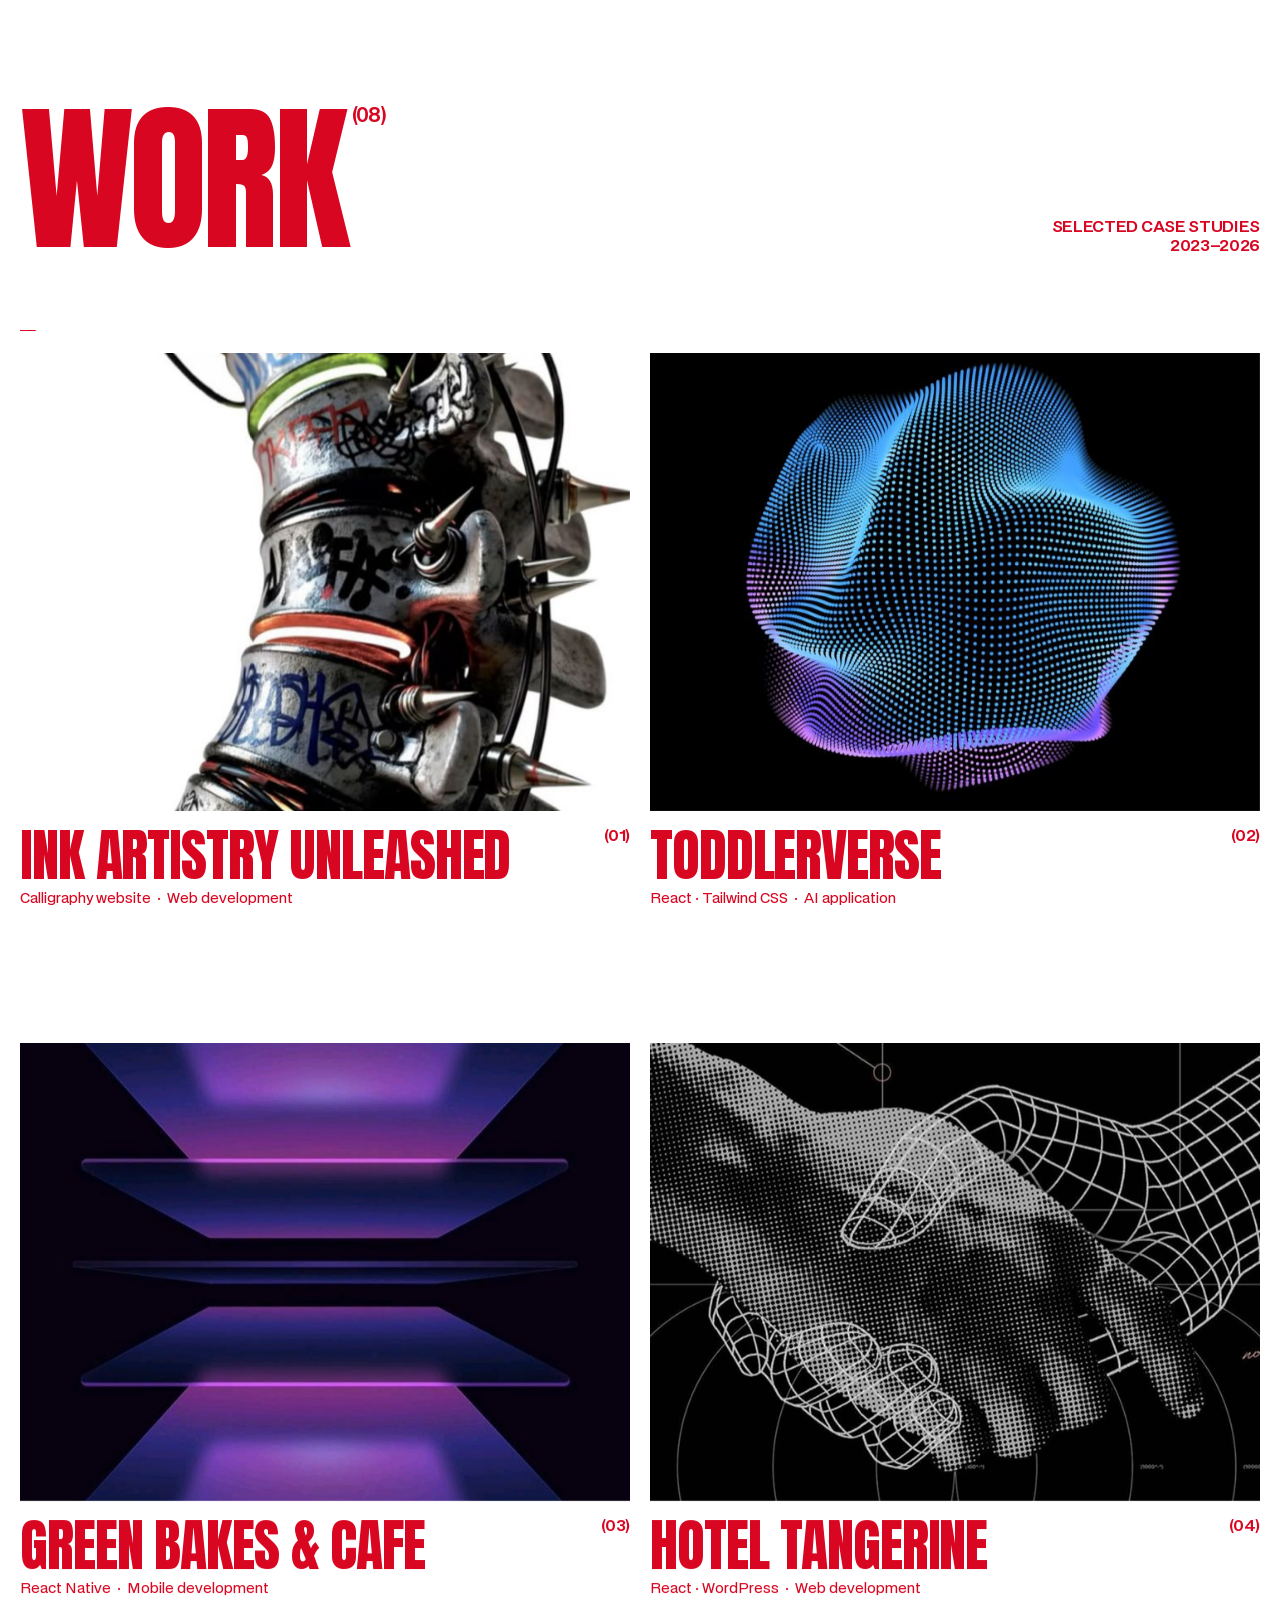
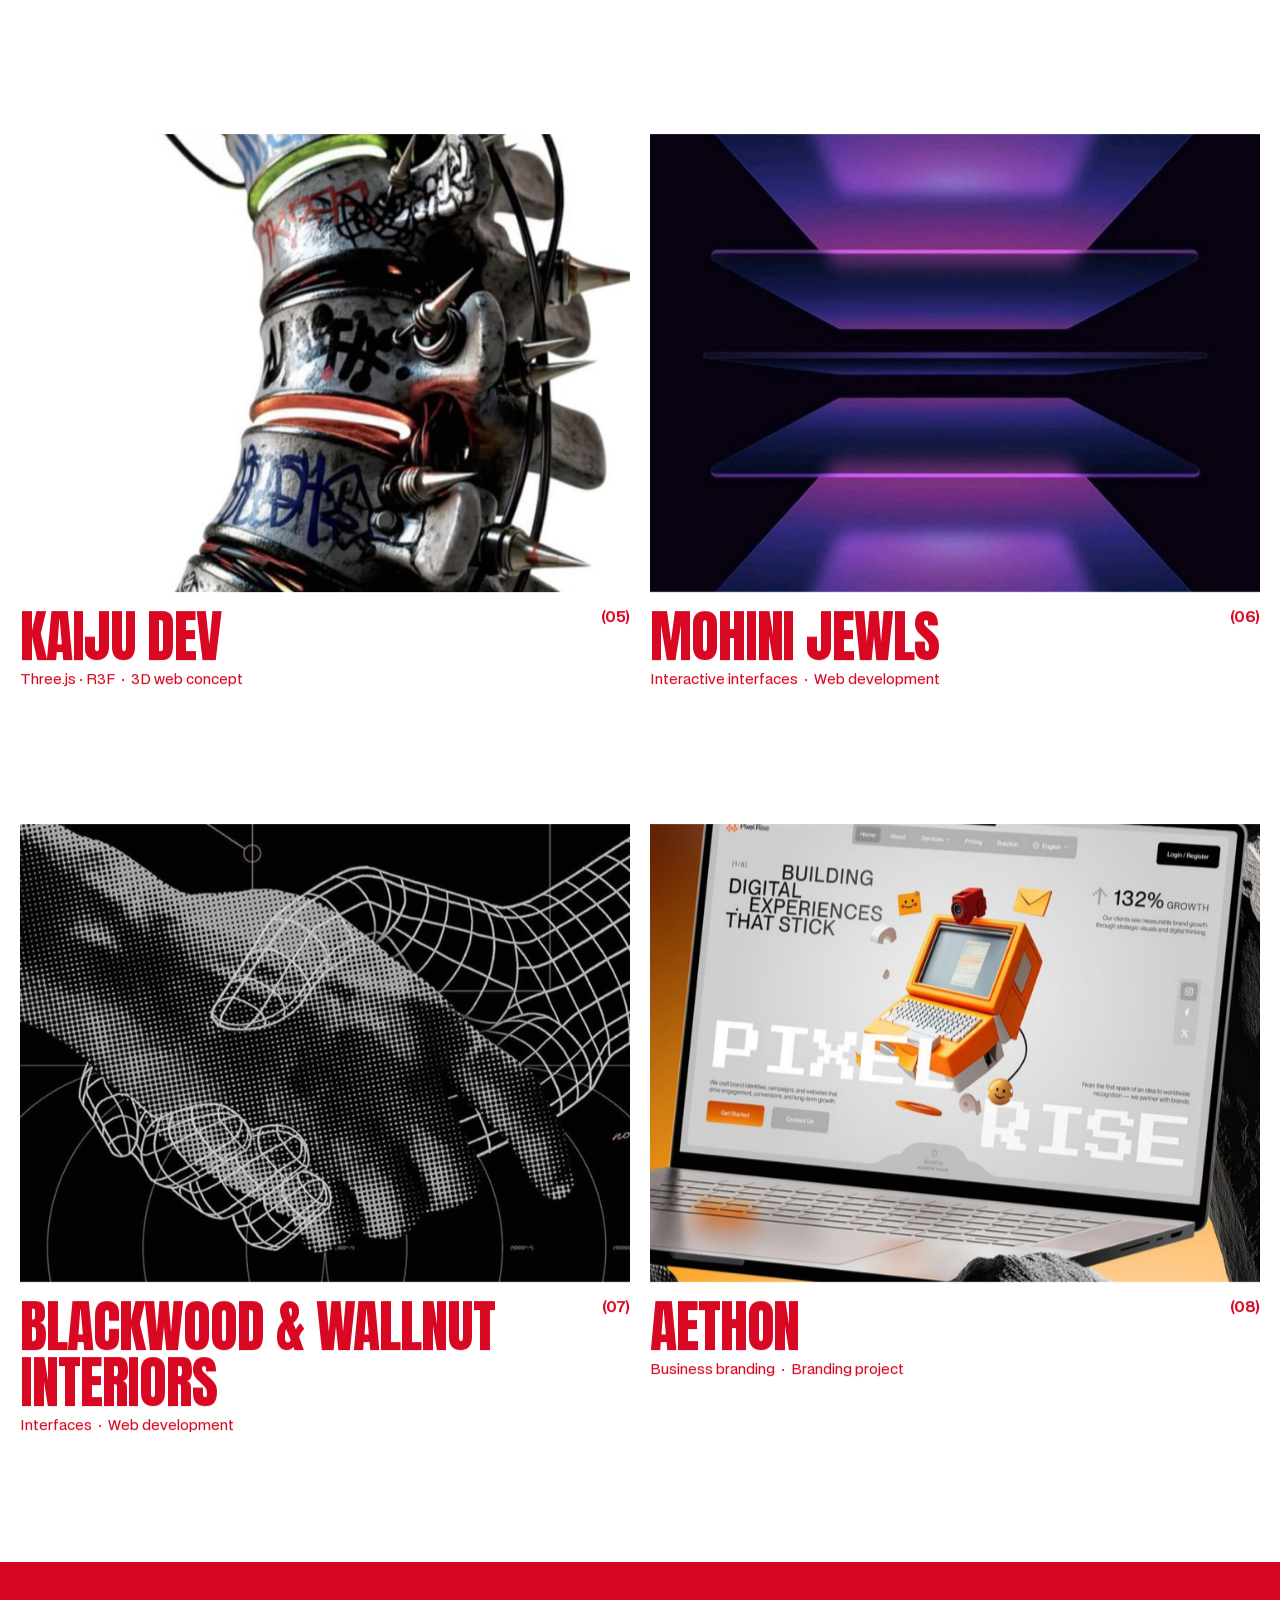
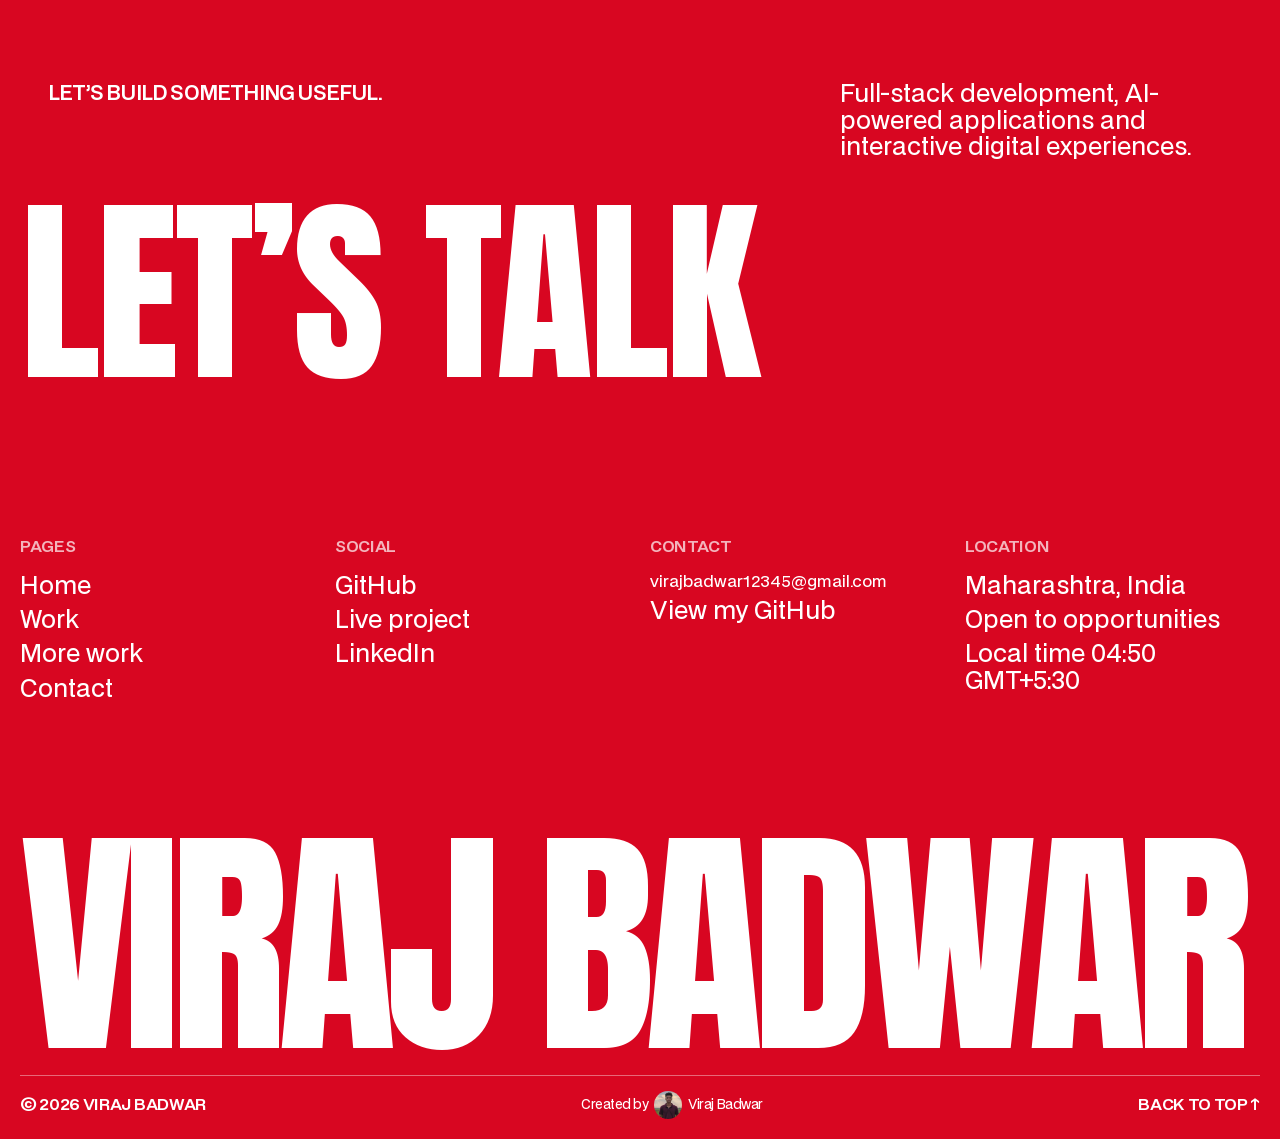
<file: work/index.html>
<!doctype html>
<!-- Made in Framer · framer.com -->
<!-- Published Nov 4, 2026, 1:29 PM UTC -->
<html lang="en" data-redirect-timezone="1">
<head><script>(function(){var p=location.pathname;if(p.endsWith("/index.html")){history.replaceState(null,"",p.slice(0,-10))}})()</script><script>(function(){document.addEventListener("click",function(e){if(e.defaultPrevented||e.button!==0||e.metaKey||e.ctrlKey||e.shiftKey||e.altKey)return;var a=e.target&&e.target.closest?e.target.closest("a[href]"):null;if(!a)return;if(a.target&&a.target!=="_self")return;if(a.hasAttribute("download"))return;var href=a.getAttribute("href")||"";if(href.charAt(0)==="#")return;var u;try{u=new URL(a.href,location.href)}catch(err){return}if(u.origin!==location.origin)return;if(u.pathname===location.pathname&&u.hash)return;e.preventDefault();e.stopPropagation();location.assign(u.href)},true)})()</script><script>(function(){var M={"/sites/1oCLWJCTbnRnZLcQ1fzLfM/searchIndex-kOd9R7pUo4xK.json":"assets/framerusercontent.com/sites/1oCLWJCTbnRnZLcQ1fzLfM/searchIndex-kOd9R7pUo4xK.json","/sites/1oCLWJCTbnRnZLcQ1fzLfM/searchIndex-hlsFL4M75EFE.json":"assets/framerusercontent.com/sites/1oCLWJCTbnRnZLcQ1fzLfM/searchIndex-hlsFL4M75EFE.json","/images/vbrSlXsudbEoOm5iTifgbJt5toI.png":"assets/framerusercontent.com/images/vbrSlXsudbEoOm5iTifgbJt5toI.png","/images/VSTWaGj9SXtaMgPqyHFPVQhGCW0.png":"assets/framerusercontent.com/images/VSTWaGj9SXtaMgPqyHFPVQhGCW0.png","/images/srEzThA9cw4BAkn300CtM9MYhWk.png":"assets/framerusercontent.com/images/srEzThA9cw4BAkn300CtM9MYhWk.png","/assets/5vvr9Vy74if2I6bQbJvbw7SY1pQ.woff2":"assets/framerusercontent.com/assets/5vvr9Vy74if2I6bQbJvbw7SY1pQ.woff2","/assets/EOr0mi4hNtlgWNn9if640EZzXCo.woff2":"assets/framerusercontent.com/assets/EOr0mi4hNtlgWNn9if640EZzXCo.woff2","/assets/Y9k9QrlZAqio88Klkmbd8VoMQc.woff2":"assets/framerusercontent.com/assets/Y9k9QrlZAqio88Klkmbd8VoMQc.woff2","/assets/OYrD2tBIBPvoJXiIHnLoOXnY9M.woff2":"assets/framerusercontent.com/assets/OYrD2tBIBPvoJXiIHnLoOXnY9M.woff2","/assets/JeYwfuaPfZHQhEG8U5gtPDZ7WQ.woff2":"assets/framerusercontent.com/assets/JeYwfuaPfZHQhEG8U5gtPDZ7WQ.woff2","/assets/GrgcKwrN6d3Uz8EwcLHZxwEfC4.woff2":"assets/framerusercontent.com/assets/GrgcKwrN6d3Uz8EwcLHZxwEfC4.woff2","/assets/b6Y37FthZeALduNqHicBT6FutY.woff2":"assets/framerusercontent.com/assets/b6Y37FthZeALduNqHicBT6FutY.woff2","/third-party-assets/fontshare/wf/TPY5PBRHOSXJ53WNSUYZQYX4FZUMAYNF/YHKM2QXXZHS7MS6DJUZXTGRXMIGWH7K5/PCXT6E5YCQO6SSVLT6UZPPGT7QKGXOUS.woff2":"assets/framerusercontent.com/third-party-assets/fontshare/wf/TPY5PBRHOSXJ53WNSUYZQYX4FZUMAYNF/YHKM2QXXZHS7MS6DJUZXTGRXMIGWH7K5/PCXT6E5YCQO6SSVLT6UZPPGT7QKGXOUS.woff2","/assets/FcybOZJ2ipUdK2dQmwN3gFVAvuk.woff2":"assets/framerusercontent.com/assets/FcybOZJ2ipUdK2dQmwN3gFVAvuk.woff2","/images/IWsBCPgAr7e0C6CVGJPcHuevg.jpg?width=675&height=1200":"assets/framerusercontent.com/images/IWsBCPgAr7e0C6CVGJPcHuevg.1b2vrae.jpg","/images/aADrNHdwVSZanFSIrqv8xIn8RA.jpg?width=735&height=1040":"assets/framerusercontent.com/images/aADrNHdwVSZanFSIrqv8xIn8RA.02ppwsv.jpg","/images/utggF4VkxVZNT1TDAwfYG6ALpsc.jpg?width=736&height=1308":"assets/framerusercontent.com/images/utggF4VkxVZNT1TDAwfYG6ALpsc.00nig0b.jpg","/images/vlF7y7dc2ardZxPf6bMDpU2Lr4.jpg?width=736&height=907":"assets/framerusercontent.com/images/vlF7y7dc2ardZxPf6bMDpU2Lr4.0iaq4hv.jpg","/images/6LAW4TZoFbfIQjhHr2F1xcIIn0.jpg?width=736&height=1308":"assets/framerusercontent.com/images/6LAW4TZoFbfIQjhHr2F1xcIIn0.00nig0b.jpg","/images/OS7N2LmHa3bHQoyzTXM37QZr8.jpg?width=1960&height=1568":"assets/framerusercontent.com/images/OS7N2LmHa3bHQoyzTXM37QZr8.1euhwgl.jpg","/sites/1oCLWJCTbnRnZLcQ1fzLfM/rolldown-runtime.Bi-D_2cA.mjs":"assets/framerusercontent.com/sites/1oCLWJCTbnRnZLcQ1fzLfM/rolldown-runtime.Bi-D_2cA.mjs","/sites/1oCLWJCTbnRnZLcQ1fzLfM/react.Dxe_2v0O.mjs":"assets/framerusercontent.com/sites/1oCLWJCTbnRnZLcQ1fzLfM/react.Dxe_2v0O.mjs","/sites/1oCLWJCTbnRnZLcQ1fzLfM/framer.CdiwCb_K.mjs":"assets/framerusercontent.com/sites/1oCLWJCTbnRnZLcQ1fzLfM/framer.CdiwCb_K.mjs","/sites/1oCLWJCTbnRnZLcQ1fzLfM/motion.CsBHEIEx.mjs":"assets/framerusercontent.com/sites/1oCLWJCTbnRnZLcQ1fzLfM/motion.CsBHEIEx.mjs","/sites/1oCLWJCTbnRnZLcQ1fzLfM/toplevel-deps.rNQA5fzo.mjs":"assets/framerusercontent.com/sites/1oCLWJCTbnRnZLcQ1fzLfM/toplevel-deps.rNQA5fzo.mjs","/sites/1oCLWJCTbnRnZLcQ1fzLfM/gJwlaWmAo3qu6jyWvbdKYefu48XFmxQMK9RKSiIG624.D72j2bjk.mjs":"assets/framerusercontent.com/sites/1oCLWJCTbnRnZLcQ1fzLfM/gJwlaWmAo3qu6jyWvbdKYefu48XFmxQMK9RKSiIG624.D72j2bjk.mjs","/sites/1oCLWJCTbnRnZLcQ1fzLfM/shared-lib.TOsuRMiZ.mjs":"assets/framerusercontent.com/sites/1oCLWJCTbnRnZLcQ1fzLfM/shared-lib.TOsuRMiZ.mjs","/sites/1oCLWJCTbnRnZLcQ1fzLfM/cPlmBYdTS.BFBLzfOa.mjs":"assets/framerusercontent.com/sites/1oCLWJCTbnRnZLcQ1fzLfM/cPlmBYdTS.BFBLzfOa.mjs","/sites/1oCLWJCTbnRnZLcQ1fzLfM/lZLyZjHX_.REDrzk5g.mjs":"assets/framerusercontent.com/sites/1oCLWJCTbnRnZLcQ1fzLfM/lZLyZjHX_.REDrzk5g.mjs","/sites/1oCLWJCTbnRnZLcQ1fzLfM/iVT0hcnqY.CR_Yevk8.mjs":"assets/framerusercontent.com/sites/1oCLWJCTbnRnZLcQ1fzLfM/iVT0hcnqY.CR_Yevk8.mjs","/sites/1oCLWJCTbnRnZLcQ1fzLfM/pSJqb0QRA.Bmv5S_d2.mjs":"assets/framerusercontent.com/sites/1oCLWJCTbnRnZLcQ1fzLfM/pSJqb0QRA.Bmv5S_d2.mjs","/sites/1oCLWJCTbnRnZLcQ1fzLfM/uoFHfnfhi.BSSw6B_l.mjs":"assets/framerusercontent.com/sites/1oCLWJCTbnRnZLcQ1fzLfM/uoFHfnfhi.BSSw6B_l.mjs","/sites/1oCLWJCTbnRnZLcQ1fzLfM/pXGYckMSU.BUOBvive.mjs":"assets/framerusercontent.com/sites/1oCLWJCTbnRnZLcQ1fzLfM/pXGYckMSU.BUOBvive.mjs","/sites/1oCLWJCTbnRnZLcQ1fzLfM/script_main.Bnuf3rSa.mjs":"assets/framerusercontent.com/sites/1oCLWJCTbnRnZLcQ1fzLfM/script_main.Bnuf3rSa.mjs","/sites/1oCLWJCTbnRnZLcQ1fzLfM/bgABmkaweQiYjsalMd36FXmkhq9HQk4zQli3y2ZjPXk.URVeQWC3.mjs":"assets/framerusercontent.com/sites/1oCLWJCTbnRnZLcQ1fzLfM/bgABmkaweQiYjsalMd36FXmkhq9HQk4zQli3y2ZjPXk.URVeQWC3.mjs","/sites/1oCLWJCTbnRnZLcQ1fzLfM/YXAx5hw_g.Aq-yRaGO.mjs":"assets/framerusercontent.com/sites/1oCLWJCTbnRnZLcQ1fzLfM/YXAx5hw_g.Aq-yRaGO.mjs","/sites/1oCLWJCTbnRnZLcQ1fzLfM/VqIXgp63L._WW9VYjh.mjs":"assets/framerusercontent.com/sites/1oCLWJCTbnRnZLcQ1fzLfM/VqIXgp63L._WW9VYjh.mjs","/sites/1oCLWJCTbnRnZLcQ1fzLfM/kAZbJX9PiT7JTrfAp1XoeJB7n7_M095MygVssdt4xpU.DPi1YVCN.mjs":"assets/framerusercontent.com/sites/1oCLWJCTbnRnZLcQ1fzLfM/kAZbJX9PiT7JTrfAp1XoeJB7n7_M095MygVssdt4xpU.DPi1YVCN.mjs","/sites/1oCLWJCTbnRnZLcQ1fzLfM/o08iNbIPq.Cd2a_ScD.mjs":"assets/framerusercontent.com/sites/1oCLWJCTbnRnZLcQ1fzLfM/o08iNbIPq.Cd2a_ScD.mjs","/assets/vbrSlXsudbEoOm5iTifgbJt5toI.png":"assets/framerusercontent.com/assets/vbrSlXsudbEoOm5iTifgbJt5toI.png","/assets/srEzThA9cw4BAkn300CtM9MYhWk.png":"assets/framerusercontent.com/assets/srEzThA9cw4BAkn300CtM9MYhWk.png","/modules/cwYQXP9AP6LJuHIhbxpT/nbgnLgcivvDuEMIexaJ1/lZLyZjHX_.js":"assets/framerusercontent.com/modules/cwYQXP9AP6LJuHIhbxpT/nbgnLgcivvDuEMIexaJ1/lZLyZjHX_.js","/images/paDCGqjZu4r2f6wt8rYQcBf71xA.png?width=1808&height=2400":"assets/framerusercontent.com/images/paDCGqjZu4r2f6wt8rYQcBf71xA.19sad2u.png","/images/paDCGqjZu4r2f6wt8rYQcBf71xA.png?scale-down-to=1024&width=1808&height=2400":"assets/framerusercontent.com/images/paDCGqjZu4r2f6wt8rYQcBf71xA.0i3d91l.png","/images/paDCGqjZu4r2f6wt8rYQcBf71xA.png?scale-down-to=2048&width=1808&height=2400":"assets/framerusercontent.com/images/paDCGqjZu4r2f6wt8rYQcBf71xA.1yga7li.png","/assets/gazZKZuUEtvr9ULhdA4SprP0AZ0.woff2":"assets/framerusercontent.com/assets/gazZKZuUEtvr9ULhdA4SprP0AZ0.woff2","/assets/pe8RoujoPxuTZhqoNzYqHX2MXA.woff2":"assets/framerusercontent.com/assets/pe8RoujoPxuTZhqoNzYqHX2MXA.woff2","/assets/teGhWnhH3bCqefKGsIsqFy3hK8.woff2":"assets/framerusercontent.com/assets/teGhWnhH3bCqefKGsIsqFy3hK8.woff2","/assets/qQHxgTnEk6Czu1yW4xS82HQWFOk.woff2":"assets/framerusercontent.com/assets/qQHxgTnEk6Czu1yW4xS82HQWFOk.woff2","/assets/MJ3N6lfN4iP5Um8rJGqLYl03tE.woff2":"assets/framerusercontent.com/assets/MJ3N6lfN4iP5Um8rJGqLYl03tE.woff2","/assets/PfdOpgzFf7N2Uye9JX7xRKYTgSc.woff2":"assets/framerusercontent.com/assets/PfdOpgzFf7N2Uye9JX7xRKYTgSc.woff2","/assets/0SEEmmWc3vovhaai4RlRQSWRrz0.woff2":"assets/framerusercontent.com/assets/0SEEmmWc3vovhaai4RlRQSWRrz0.woff2","/sites/1oCLWJCTbnRnZLcQ1fzLfM/EGYCYx1ygUb-pXuAHgYtL_2-ky1nF8lgNBqhTfKbHOU.B_aStsWK.mjs":"assets/framerusercontent.com/sites/1oCLWJCTbnRnZLcQ1fzLfM/EGYCYx1ygUb-pXuAHgYtL_2-ky1nF8lgNBqhTfKbHOU.B_aStsWK.mjs","/sites/1oCLWJCTbnRnZLcQ1fzLfM/ci1xighcirSVP_ecF438CvjPBP_fR6-yICilxCMaoos.C093EDhI.mjs":"assets/framerusercontent.com/sites/1oCLWJCTbnRnZLcQ1fzLfM/ci1xighcirSVP_ecF438CvjPBP_fR6-yICilxCMaoos.C093EDhI.mjs","/sites/1oCLWJCTbnRnZLcQ1fzLfM/Ma1gbDTjcHpWQfi5RTExZ0yBGhCGi2ULHBmMl9E60VE.CdOAd12V.mjs":"assets/framerusercontent.com/sites/1oCLWJCTbnRnZLcQ1fzLfM/Ma1gbDTjcHpWQfi5RTExZ0yBGhCGi2ULHBmMl9E60VE.CdOAd12V.mjs","/sites/1oCLWJCTbnRnZLcQ1fzLfM/rHiCcLemO-hR3tRR5eeI7gxs5ev9PZSXsOR7mTBiZZY.D7koq3MR.mjs":"assets/framerusercontent.com/sites/1oCLWJCTbnRnZLcQ1fzLfM/rHiCcLemO-hR3tRR5eeI7gxs5ev9PZSXsOR7mTBiZZY.D7koq3MR.mjs","/sites/1oCLWJCTbnRnZLcQ1fzLfM/KPzi_GJqMdOiyp7cpuKo3220PCIFHtc4QEUw8ig3rgQ.0hKLuVhZ.mjs":"assets/framerusercontent.com/sites/1oCLWJCTbnRnZLcQ1fzLfM/KPzi_GJqMdOiyp7cpuKo3220PCIFHtc4QEUw8ig3rgQ.0hKLuVhZ.mjs","/sites/1oCLWJCTbnRnZLcQ1fzLfM/PX9hIOIVM.CF-tmePS.mjs":"assets/framerusercontent.com/sites/1oCLWJCTbnRnZLcQ1fzLfM/PX9hIOIVM.CF-tmePS.mjs","/third-party-assets/fontshare/":"assets/framerusercontent.com/third-party-assets/fontshare/index","/sites/1oCLWJCTbnRnZLcQ1fzLfM/chunk.B3RYC8bk.bK85BR2O.mjs":"assets/framerusercontent.com/sites/1oCLWJCTbnRnZLcQ1fzLfM/chunk.B3RYC8bk.bK85BR2O.mjs","/modules/cwYQXP9AP6LJuHIhbxpT/nbgnLgcivvDuEMIexaJ1/lZLyZjHX_-0.js":"assets/framerusercontent.com/modules/cwYQXP9AP6LJuHIhbxpT/nbgnLgcivvDuEMIexaJ1/lZLyZjHX_-0.js","/modules/cwYQXP9AP6LJuHIhbxpT/nbgnLgcivvDuEMIexaJ1/lZLyZjHX_-1.js":"assets/framerusercontent.com/modules/cwYQXP9AP6LJuHIhbxpT/nbgnLgcivvDuEMIexaJ1/lZLyZjHX_-1.js","/modules/fz1G7iGahvcsUnNovqqN/OSqCqZoirCMQdRbHSMY3/t5NO73g6f.js":"assets/framerusercontent.com/modules/fz1G7iGahvcsUnNovqqN/OSqCqZoirCMQdRbHSMY3/t5NO73g6f.js","/images/Zn2LXM95oApBpfpT4CFsThKDsw.jpg?width=736&height=887":"assets/framerusercontent.com/images/Zn2LXM95oApBpfpT4CFsThKDsw.0da0uz4.jpg","/sites/1oCLWJCTbnRnZLcQ1fzLfM/UTMFHeKKh.t-Xm4USo.mjs":"assets/framerusercontent.com/sites/1oCLWJCTbnRnZLcQ1fzLfM/UTMFHeKKh.t-Xm4USo.mjs","/assets/MLWPbW1dUQawJLhhun3dBwpgJak.mp4":"assets/framerusercontent.com/assets/MLWPbW1dUQawJLhhun3dBwpgJak.mp4","/images/5ILRvlYXf72kHSVHqpa3snGzjU.jpg":"assets/framerusercontent.com/images/5ILRvlYXf72kHSVHqpa3snGzjU.jpg","/sites/1oCLWJCTbnRnZLcQ1fzLfM/zB44qKZj7.CbCGgMQJ.mjs":"assets/framerusercontent.com/sites/1oCLWJCTbnRnZLcQ1fzLfM/zB44qKZj7.CbCGgMQJ.mjs","/sites/1oCLWJCTbnRnZLcQ1fzLfM/gAUj9XGYZ.DCqAIN0v.mjs":"assets/framerusercontent.com/sites/1oCLWJCTbnRnZLcQ1fzLfM/gAUj9XGYZ.DCqAIN0v.mjs","/modules/fz1G7iGahvcsUnNovqqN/OSqCqZoirCMQdRbHSMY3/t5NO73g6f-0.js":"assets/framerusercontent.com/modules/fz1G7iGahvcsUnNovqqN/OSqCqZoirCMQdRbHSMY3/t5NO73g6f-0.js","/modules/fz1G7iGahvcsUnNovqqN/OSqCqZoirCMQdRbHSMY3/t5NO73g6f-1.js":"assets/framerusercontent.com/modules/fz1G7iGahvcsUnNovqqN/OSqCqZoirCMQdRbHSMY3/t5NO73g6f-1.js","/modules/Uk8iQRuGy9sERqlDB3G9/P5LATE8vS4zoDlIWk0HB/ArrowElbowDownRight.js":"assets/framerusercontent.com/modules/Uk8iQRuGy9sERqlDB3G9/P5LATE8vS4zoDlIWk0HB/ArrowElbowDownRight.js","/modules/KXToc4n8n0VjRJoxIyl7/iepv8YZRWzIKS6xRTtLY/ArrowUpRight.js":"assets/framerusercontent.com/modules/KXToc4n8n0VjRJoxIyl7/iepv8YZRWzIKS6xRTtLY/ArrowUpRight.js","/chunk-CS7BPPVU.mjs":"assets/app.framerstatic.com/chunk-CS7BPPVU.mjs","/chunk-YRQ7G4QH.mjs":"assets/app.framerstatic.com/chunk-YRQ7G4QH.mjs","/chunk-WLHSDIGQ.mjs":"assets/app.framerstatic.com/chunk-WLHSDIGQ.mjs","/chunk-WOEOGJ2W.mjs":"assets/app.framerstatic.com/chunk-WOEOGJ2W.mjs","/editorbar.6U5SB2MH.mjs":"assets/app.framerstatic.com/editorbar.6U5SB2MH.mjs","/chunk-BEAJFPMP.mjs":"assets/app.framerstatic.com/chunk-BEAJFPMP.mjs","/EditButton-BY24IKK3.mjs":"assets/app.framerstatic.com/EditButton-BY24IKK3.mjs","/editorbar.W6ARVBAP.css":"assets/app.framerstatic.com/editorbar.W6ARVBAP.css","/render-WWNVQFNP.mjs":"assets/app.framerstatic.com/render-WWNVQFNP.mjs","/chunk-IWMJEJLX.mjs":"assets/app.framerstatic.com/chunk-IWMJEJLX.mjs","/chunk-WAC2IPPM.mjs":"assets/app.framerstatic.com/chunk-WAC2IPPM.mjs","/chunk-25IK6NLA.mjs":"assets/app.framerstatic.com/chunk-25IK6NLA.mjs","/chunk-RNGSZARC.mjs":"assets/app.framerstatic.com/chunk-RNGSZARC.mjs","/chunk-ALUSCYTV.mjs":"assets/app.framerstatic.com/chunk-ALUSCYTV.mjs","/chunk-WBNIY634.mjs":"assets/app.framerstatic.com/chunk-WBNIY634.mjs","/chunk-VFUMKGNV.mjs":"assets/app.framerstatic.com/chunk-VFUMKGNV.mjs","/chunk-SCCCCPCG.mjs":"assets/app.framerstatic.com/chunk-SCCCCPCG.mjs","/chunk-E5DYAHLF.mjs":"assets/app.framerstatic.com/chunk-E5DYAHLF.mjs","/chunk-5VVN4AF4.mjs":"assets/app.framerstatic.com/chunk-5VVN4AF4.mjs","/chunk-AND4KG4F.mjs":"assets/app.framerstatic.com/chunk-AND4KG4F.mjs","/chunk-D3BIVQHH.mjs":"assets/app.framerstatic.com/chunk-D3BIVQHH.mjs","/chunk-FIJLBKPU.mjs":"assets/app.framerstatic.com/chunk-FIJLBKPU.mjs","/chunk-YKQPZTUX.mjs":"assets/app.framerstatic.com/chunk-YKQPZTUX.mjs","/chunk-BG65Q7LH.mjs":"assets/app.framerstatic.com/chunk-BG65Q7LH.mjs","/chunk-MSU36HOI.mjs":"assets/app.framerstatic.com/chunk-MSU36HOI.mjs","/chunk-OUQ7QHER.mjs":"assets/app.framerstatic.com/chunk-OUQ7QHER.mjs","/chunk-N4BXE2AG.mjs":"assets/app.framerstatic.com/chunk-N4BXE2AG.mjs","/chunk-V3C5CSFI.mjs":"assets/app.framerstatic.com/chunk-V3C5CSFI.mjs","/chunk-FGMMLDCH.mjs":"assets/app.framerstatic.com/chunk-FGMMLDCH.mjs","/chunk-NZMKQLLU.mjs":"assets/app.framerstatic.com/chunk-NZMKQLLU.mjs","/chunk-Y7O4GQ6F.mjs":"assets/app.framerstatic.com/chunk-Y7O4GQ6F.mjs","/chunk-CAO5G2LY.mjs":"assets/app.framerstatic.com/chunk-CAO5G2LY.mjs","/chunk-6UXXFMEH.mjs":"assets/app.framerstatic.com/chunk-6UXXFMEH.mjs","/chunk-HZKHO5MD.mjs":"assets/app.framerstatic.com/chunk-HZKHO5MD.mjs","/chunk-SPWSWTND.mjs":"assets/app.framerstatic.com/chunk-SPWSWTND.mjs","/chunk-SAZULEG5.mjs":"assets/app.framerstatic.com/chunk-SAZULEG5.mjs","/chunk-Q652OIYH.mjs":"assets/app.framerstatic.com/chunk-Q652OIYH.mjs","/chunk-EZMDKA7N.mjs":"assets/app.framerstatic.com/chunk-EZMDKA7N.mjs","/chunk-AYYBTPZU.mjs":"assets/app.framerstatic.com/chunk-AYYBTPZU.mjs","/chunk-STDMHL4N.mjs":"assets/app.framerstatic.com/chunk-STDMHL4N.mjs","/chunk-73DCT4FW.mjs":"assets/app.framerstatic.com/chunk-73DCT4FW.mjs","/chunk-G4XUWRQW.mjs":"assets/app.framerstatic.com/chunk-G4XUWRQW.mjs","/chunk-4GL23XDC.mjs":"assets/app.framerstatic.com/chunk-4GL23XDC.mjs","/chunk-B27HFSZG.mjs":"assets/app.framerstatic.com/chunk-B27HFSZG.mjs","/chunk-2QF6KOR7.mjs":"assets/app.framerstatic.com/chunk-2QF6KOR7.mjs","/chunk-R2MXLLHS.mjs":"assets/app.framerstatic.com/chunk-R2MXLLHS.mjs","/chunk-NB3OQOQL.mjs":"assets/app.framerstatic.com/chunk-NB3OQOQL.mjs","/chunk-QZHBLXA3.mjs":"assets/app.framerstatic.com/chunk-QZHBLXA3.mjs","/chunk-VBCXFFMV.mjs":"assets/app.framerstatic.com/chunk-VBCXFFMV.mjs","/chunk-TOEOWTEZ.mjs":"assets/app.framerstatic.com/chunk-TOEOWTEZ.mjs","/chunk-ILBFBU7M.mjs":"assets/app.framerstatic.com/chunk-ILBFBU7M.mjs","/chunk-AOJAIZZ2.mjs":"assets/app.framerstatic.com/chunk-AOJAIZZ2.mjs","/chunk-2RIZOIDA.mjs":"assets/app.framerstatic.com/chunk-2RIZOIDA.mjs","/chunk-V7CNX5J5.mjs":"assets/app.framerstatic.com/chunk-V7CNX5J5.mjs","/chunk-LUUOVCZF.mjs":"assets/app.framerstatic.com/chunk-LUUOVCZF.mjs","/chunk-IKC33ZYD.mjs":"assets/app.framerstatic.com/chunk-IKC33ZYD.mjs","/chunk-OL7NXG7R.mjs":"assets/app.framerstatic.com/chunk-OL7NXG7R.mjs","/chunk-2BM47LJQ.mjs":"assets/app.framerstatic.com/chunk-2BM47LJQ.mjs","/chunk-GHARU3XL.mjs":"assets/app.framerstatic.com/chunk-GHARU3XL.mjs","/chunk-BLSKQ6TG.mjs":"assets/app.framerstatic.com/chunk-BLSKQ6TG.mjs","/chunk-L2QYKMOJ.mjs":"assets/app.framerstatic.com/chunk-L2QYKMOJ.mjs","/chunk-65U5SPEK.mjs":"assets/app.framerstatic.com/chunk-65U5SPEK.mjs","/chunk-TTT2AF26.mjs":"assets/app.framerstatic.com/chunk-TTT2AF26.mjs","/chunk-5J75RUHV.mjs":"assets/app.framerstatic.com/chunk-5J75RUHV.mjs","/chunk-PLZKQ22A.mjs":"assets/app.framerstatic.com/chunk-PLZKQ22A.mjs","/chunk-XNZRDAH2.mjs":"assets/app.framerstatic.com/chunk-XNZRDAH2.mjs","/chunk-JGICWN52.mjs":"assets/app.framerstatic.com/chunk-JGICWN52.mjs","/chunk-EHVYGNVJ.mjs":"assets/app.framerstatic.com/chunk-EHVYGNVJ.mjs","/chunk-HQMZV6DP.mjs":"assets/app.framerstatic.com/chunk-HQMZV6DP.mjs","/chunk-63OAA6KO.mjs":"assets/app.framerstatic.com/chunk-63OAA6KO.mjs","/chunk-ETFKW367.mjs":"assets/app.framerstatic.com/chunk-ETFKW367.mjs","/chunk-BOLNZQB3.mjs":"assets/app.framerstatic.com/chunk-BOLNZQB3.mjs","/chunk-DHZWEIEI.mjs":"assets/app.framerstatic.com/chunk-DHZWEIEI.mjs","/chunk-D3SZBJZX.mjs":"assets/app.framerstatic.com/chunk-D3SZBJZX.mjs","/chunk-Y55C467E.mjs":"assets/app.framerstatic.com/chunk-Y55C467E.mjs","/chunk-QVDGMSWL.mjs":"assets/app.framerstatic.com/chunk-QVDGMSWL.mjs","/chunk-MYSAMYRY.mjs":"assets/app.framerstatic.com/chunk-MYSAMYRY.mjs","/chunk-HSK556XS.mjs":"assets/app.framerstatic.com/chunk-HSK556XS.mjs","/chunk-N2DJHBJE.mjs":"assets/app.framerstatic.com/chunk-N2DJHBJE.mjs","/chunk-LB6X3CLW.mjs":"assets/app.framerstatic.com/chunk-LB6X3CLW.mjs","/chunk-XFC6OVIX.mjs":"assets/app.framerstatic.com/chunk-XFC6OVIX.mjs","/chunk-M774VLGN.mjs":"assets/app.framerstatic.com/chunk-M774VLGN.mjs","/chunk-OGQCKB6U.mjs":"assets/app.framerstatic.com/chunk-OGQCKB6U.mjs","/chunk-GPIRUQFY.mjs":"assets/app.framerstatic.com/chunk-GPIRUQFY.mjs","/chunk-WR3RHAT2.mjs":"assets/app.framerstatic.com/chunk-WR3RHAT2.mjs","/chunk-NYCWGTYH.mjs":"assets/app.framerstatic.com/chunk-NYCWGTYH.mjs","/chunk-FPZZYJJC.mjs":"assets/app.framerstatic.com/chunk-FPZZYJJC.mjs","/chunk-GICGUD64.mjs":"assets/app.framerstatic.com/chunk-GICGUD64.mjs","/chunk-MC2YSKZB.mjs":"assets/app.framerstatic.com/chunk-MC2YSKZB.mjs","/chunk-NZNE2ND2.mjs":"assets/app.framerstatic.com/chunk-NZNE2ND2.mjs","/chunk-YY75G3LC.mjs":"assets/app.framerstatic.com/chunk-YY75G3LC.mjs","/chunk-2Z4UPA7G.mjs":"assets/app.framerstatic.com/chunk-2Z4UPA7G.mjs","/chunk-47P32JLD.mjs":"assets/app.framerstatic.com/chunk-47P32JLD.mjs","/chunk-KWCR5G57.mjs":"assets/app.framerstatic.com/chunk-KWCR5G57.mjs","/chunk-M4E5VSQR.mjs":"assets/app.framerstatic.com/chunk-M4E5VSQR.mjs","/chunk-D7HDBRWW.mjs":"assets/app.framerstatic.com/chunk-D7HDBRWW.mjs","/chunk-5Y36GTP3.mjs":"assets/app.framerstatic.com/chunk-5Y36GTP3.mjs","/chunk-RDLE5VXU.mjs":"assets/app.framerstatic.com/chunk-RDLE5VXU.mjs","/chunk-TLVBN4S2.mjs":"assets/app.framerstatic.com/chunk-TLVBN4S2.mjs","/chunk-4UG3F4VG.mjs":"assets/app.framerstatic.com/chunk-4UG3F4VG.mjs","/chunk-YYCGMCEW.mjs":"assets/app.framerstatic.com/chunk-YYCGMCEW.mjs","/chunk-RKYWC2SX.mjs":"assets/app.framerstatic.com/chunk-RKYWC2SX.mjs","/chunk-IHHLGSTN.mjs":"assets/app.framerstatic.com/chunk-IHHLGSTN.mjs","/chunk-DWDLQQ2T.mjs":"assets/app.framerstatic.com/chunk-DWDLQQ2T.mjs","/chunk-BUKMXMSB.mjs":"assets/app.framerstatic.com/chunk-BUKMXMSB.mjs","/chunk-AST6PYPI.mjs":"assets/app.framerstatic.com/chunk-AST6PYPI.mjs","/chunk-F6QPZF2U.mjs":"assets/app.framerstatic.com/chunk-F6QPZF2U.mjs","/chunk-NFJFOL2Y.mjs":"assets/app.framerstatic.com/chunk-NFJFOL2Y.mjs","/chunk-PP2DUQOO.mjs":"assets/app.framerstatic.com/chunk-PP2DUQOO.mjs","/chunk-QKAEH5BS.mjs":"assets/app.framerstatic.com/chunk-QKAEH5BS.mjs","/chunk-EUR4TSAJ.mjs":"assets/app.framerstatic.com/chunk-EUR4TSAJ.mjs","/chunk-LCSPAXNF.mjs":"assets/app.framerstatic.com/chunk-LCSPAXNF.mjs","/chunk-3JU3HYQU.mjs":"assets/app.framerstatic.com/chunk-3JU3HYQU.mjs","/chunk-NAI7D2VU.mjs":"assets/app.framerstatic.com/chunk-NAI7D2VU.mjs","/chunk-4XTRVW7Y.mjs":"assets/app.framerstatic.com/chunk-4XTRVW7Y.mjs","/chunk-WPWSHZF5.mjs":"assets/app.framerstatic.com/chunk-WPWSHZF5.mjs","/chunk-KERZPZ74.mjs":"assets/app.framerstatic.com/chunk-KERZPZ74.mjs","/chunk-WI34IOZA.mjs":"assets/app.framerstatic.com/chunk-WI34IOZA.mjs","/chunk-Y2EMXJ4G.mjs":"assets/app.framerstatic.com/chunk-Y2EMXJ4G.mjs","/chunk-K6L5GVTR.mjs":"assets/app.framerstatic.com/chunk-K6L5GVTR.mjs","/chunk-SQKN7F3Q.mjs":"assets/app.framerstatic.com/chunk-SQKN7F3Q.mjs","/chunk-HU25VPAY.mjs":"assets/app.framerstatic.com/chunk-HU25VPAY.mjs","/chunk-S2H3D7JQ.mjs":"assets/app.framerstatic.com/chunk-S2H3D7JQ.mjs","/chunk-VD6KMVU6.mjs":"assets/app.framerstatic.com/chunk-VD6KMVU6.mjs","/chunk-P7RVVTNH.mjs":"assets/app.framerstatic.com/chunk-P7RVVTNH.mjs","/chunk-P6Q3LWLD.mjs":"assets/app.framerstatic.com/chunk-P6Q3LWLD.mjs","/chunk-G3KF7MVA.mjs":"assets/app.framerstatic.com/chunk-G3KF7MVA.mjs","/chunk-GZXM3VEB.mjs":"assets/app.framerstatic.com/chunk-GZXM3VEB.mjs","/chunk-3JXINZRV.mjs":"assets/app.framerstatic.com/chunk-3JXINZRV.mjs","/chunk-M6O6XTPU.mjs":"assets/app.framerstatic.com/chunk-M6O6XTPU.mjs","/chunk-LHVBJBF4.mjs":"assets/app.framerstatic.com/chunk-LHVBJBF4.mjs","/chunk-DWEQS5LX.mjs":"assets/app.framerstatic.com/chunk-DWEQS5LX.mjs","/chunk-EKYJNLIX.mjs":"assets/app.framerstatic.com/chunk-EKYJNLIX.mjs","/chunk-FUQZY6JN.mjs":"assets/app.framerstatic.com/chunk-FUQZY6JN.mjs","/chunk-HG3INR46.mjs":"assets/app.framerstatic.com/chunk-HG3INR46.mjs","/chunk-ALPJL5PK.mjs":"assets/app.framerstatic.com/chunk-ALPJL5PK.mjs","/chunk-HEAATEQX.mjs":"assets/app.framerstatic.com/chunk-HEAATEQX.mjs","/chunk-TS24LVSZ.mjs":"assets/app.framerstatic.com/chunk-TS24LVSZ.mjs","/chunk-7N53YJEJ.mjs":"assets/app.framerstatic.com/chunk-7N53YJEJ.mjs","/chunk-SCYDFCJI.mjs":"assets/app.framerstatic.com/chunk-SCYDFCJI.mjs","/chunk-ZGC2VKMC.mjs":"assets/app.framerstatic.com/chunk-ZGC2VKMC.mjs","/chunk-G7HNYT26.mjs":"assets/app.framerstatic.com/chunk-G7HNYT26.mjs","/chunk-4HRYW54D.mjs":"assets/app.framerstatic.com/chunk-4HRYW54D.mjs","/chunk-CANEWBHS.mjs":"assets/app.framerstatic.com/chunk-CANEWBHS.mjs","/chunk-AZXT5MI7.mjs":"assets/app.framerstatic.com/chunk-AZXT5MI7.mjs","/chunk-KN4UVSHF.mjs":"assets/app.framerstatic.com/chunk-KN4UVSHF.mjs","/chunk-RM2JK3Y4.mjs":"assets/app.framerstatic.com/chunk-RM2JK3Y4.mjs","/chunk-MJKUC5N4.mjs":"assets/app.framerstatic.com/chunk-MJKUC5N4.mjs","/chunk-CS237T25.mjs":"assets/app.framerstatic.com/chunk-CS237T25.mjs","/chunk-VR4IGIJ4.mjs":"assets/app.framerstatic.com/chunk-VR4IGIJ4.mjs","/chunk-MHBUXWEI.mjs":"assets/app.framerstatic.com/chunk-MHBUXWEI.mjs","/chunk-YS3B4HMG.mjs":"assets/app.framerstatic.com/chunk-YS3B4HMG.mjs","/chunk-3PIOJLHR.mjs":"assets/app.framerstatic.com/chunk-3PIOJLHR.mjs","/chunk-SJ5ZASSS.mjs":"assets/app.framerstatic.com/chunk-SJ5ZASSS.mjs","/chunk-ZN6XA7TQ.mjs":"assets/app.framerstatic.com/chunk-ZN6XA7TQ.mjs","/chunk-VW2PG5NQ.mjs":"assets/app.framerstatic.com/chunk-VW2PG5NQ.mjs","/chunk-R2BBTRSX.mjs":"assets/app.framerstatic.com/chunk-R2BBTRSX.mjs","/chunk-3DO2FQVH.mjs":"assets/app.framerstatic.com/chunk-3DO2FQVH.mjs","/chunk-VBJCAJR3.mjs":"assets/app.framerstatic.com/chunk-VBJCAJR3.mjs","/chunk-7WJ42D6X.mjs":"assets/app.framerstatic.com/chunk-7WJ42D6X.mjs","/chunk-PVCDQ37O.mjs":"assets/app.framerstatic.com/chunk-PVCDQ37O.mjs","/chunk-R3RMO3B5.mjs":"assets/app.framerstatic.com/chunk-R3RMO3B5.mjs","/chunk-SIDZMTIN.mjs":"assets/app.framerstatic.com/chunk-SIDZMTIN.mjs","/chunk-P5P54LX6.mjs":"assets/app.framerstatic.com/chunk-P5P54LX6.mjs","/chunk-MYL546Y2.mjs":"assets/app.framerstatic.com/chunk-MYL546Y2.mjs","/chunk-W2KK7DO4.mjs":"assets/app.framerstatic.com/chunk-W2KK7DO4.mjs","/chunk-ZWNW7R2Z.mjs":"assets/app.framerstatic.com/chunk-ZWNW7R2Z.mjs","/chunk-ISW56VHA.mjs":"assets/app.framerstatic.com/chunk-ISW56VHA.mjs","/chunk-KTJOCHOQ.mjs":"assets/app.framerstatic.com/chunk-KTJOCHOQ.mjs","/chunk-LVTM6NBN.mjs":"assets/app.framerstatic.com/chunk-LVTM6NBN.mjs","/chunk-7TAXGLM3.mjs":"assets/app.framerstatic.com/chunk-7TAXGLM3.mjs","/chunk-5U4VOU7E.mjs":"assets/app.framerstatic.com/chunk-5U4VOU7E.mjs","/chunk-XNIFBQQE.mjs":"assets/app.framerstatic.com/chunk-XNIFBQQE.mjs","/chunk-Y5ZQHO3P.mjs":"assets/app.framerstatic.com/chunk-Y5ZQHO3P.mjs","/chunk-WBTAMOXF.mjs":"assets/app.framerstatic.com/chunk-WBTAMOXF.mjs","/chunk-AHBUMA74.mjs":"assets/app.framerstatic.com/chunk-AHBUMA74.mjs","/chunk-QFU6OGL3.mjs":"assets/app.framerstatic.com/chunk-QFU6OGL3.mjs","/chunk-OZLR5XNE.mjs":"assets/app.framerstatic.com/chunk-OZLR5XNE.mjs","/chunk-ATYAMW3V.mjs":"assets/app.framerstatic.com/chunk-ATYAMW3V.mjs","/chunk-GHDF5CG4.mjs":"assets/app.framerstatic.com/chunk-GHDF5CG4.mjs","/chunk-4NZK3QP7.mjs":"assets/app.framerstatic.com/chunk-4NZK3QP7.mjs","/chunk-ZNFBUDMT.mjs":"assets/app.framerstatic.com/chunk-ZNFBUDMT.mjs","/chunk-REJ2XCEK.mjs":"assets/app.framerstatic.com/chunk-REJ2XCEK.mjs","/chunk-EYMNQYLM.mjs":"assets/app.framerstatic.com/chunk-EYMNQYLM.mjs","/chunk-XQSJQJWX.mjs":"assets/app.framerstatic.com/chunk-XQSJQJWX.mjs","/chunk-WRBBN7SY.mjs":"assets/app.framerstatic.com/chunk-WRBBN7SY.mjs","/chunk-MSHSIAEI.mjs":"assets/app.framerstatic.com/chunk-MSHSIAEI.mjs","/chunk-RNHTTH2C.mjs":"assets/app.framerstatic.com/chunk-RNHTTH2C.mjs","/chunk-SMHMQ5IL.mjs":"assets/app.framerstatic.com/chunk-SMHMQ5IL.mjs","/chunk-2MJWXJDE.mjs":"assets/app.framerstatic.com/chunk-2MJWXJDE.mjs","/chunk-MARIBFUZ.mjs":"assets/app.framerstatic.com/chunk-MARIBFUZ.mjs","/chunk-GBWZWM2Q.mjs":"assets/app.framerstatic.com/chunk-GBWZWM2Q.mjs","/chunk-QFXLDP7M.mjs":"assets/app.framerstatic.com/chunk-QFXLDP7M.mjs","/chunk-EIH2JWGG.mjs":"assets/app.framerstatic.com/chunk-EIH2JWGG.mjs","/chunk-UZNETSBG.mjs":"assets/app.framerstatic.com/chunk-UZNETSBG.mjs","/chunk-7JB7LKQK.mjs":"assets/app.framerstatic.com/chunk-7JB7LKQK.mjs","/chunk-WZ6ARK2M.mjs":"assets/app.framerstatic.com/chunk-WZ6ARK2M.mjs","/chunk-J3A5W6BK.mjs":"assets/app.framerstatic.com/chunk-J3A5W6BK.mjs","/chunk-LUZ6ND5K.mjs":"assets/app.framerstatic.com/chunk-LUZ6ND5K.mjs","/chunk-WC34TENX.mjs":"assets/app.framerstatic.com/chunk-WC34TENX.mjs","/chunk-HPV3KV4H.mjs":"assets/app.framerstatic.com/chunk-HPV3KV4H.mjs","/chunk-5EE7LLRA.mjs":"assets/app.framerstatic.com/chunk-5EE7LLRA.mjs","/chunk-AYNVEX5D.mjs":"assets/app.framerstatic.com/chunk-AYNVEX5D.mjs","/chunk-2FCXHKEL.mjs":"assets/app.framerstatic.com/chunk-2FCXHKEL.mjs","/chunk-EQBCTBZ3.mjs":"assets/app.framerstatic.com/chunk-EQBCTBZ3.mjs","/chunk-3WKMMIQB.mjs":"assets/app.framerstatic.com/chunk-3WKMMIQB.mjs","/chunk-YSP5ZHDJ.mjs":"assets/app.framerstatic.com/chunk-YSP5ZHDJ.mjs","/chunk-SWYZG2NI.mjs":"assets/app.framerstatic.com/chunk-SWYZG2NI.mjs","/chunk-VPDJYJ6F.mjs":"assets/app.framerstatic.com/chunk-VPDJYJ6F.mjs","/chunk-4JY5UMT2.mjs":"assets/app.framerstatic.com/chunk-4JY5UMT2.mjs","/chunk-JMQYIQA3.mjs":"assets/app.framerstatic.com/chunk-JMQYIQA3.mjs","/chunk-WWAYOXLZ.mjs":"assets/app.framerstatic.com/chunk-WWAYOXLZ.mjs","/chunk-VHFKZWVR.mjs":"assets/app.framerstatic.com/chunk-VHFKZWVR.mjs","/chunk-7UFBJRYR.mjs":"assets/app.framerstatic.com/chunk-7UFBJRYR.mjs","/chunk-WBI6GGAG.mjs":"assets/app.framerstatic.com/chunk-WBI6GGAG.mjs","/chunk-RJVD5SHM.mjs":"assets/app.framerstatic.com/chunk-RJVD5SHM.mjs","/chunk-V23FJ5ZD.mjs":"assets/app.framerstatic.com/chunk-V23FJ5ZD.mjs","/chunk-CGSMQH4L.mjs":"assets/app.framerstatic.com/chunk-CGSMQH4L.mjs","/chunk-ZG3WRX34.mjs":"assets/app.framerstatic.com/chunk-ZG3WRX34.mjs","/chunk-FN3PMT3K.mjs":"assets/app.framerstatic.com/chunk-FN3PMT3K.mjs","/chunk-UUJZFRP4.mjs":"assets/app.framerstatic.com/chunk-UUJZFRP4.mjs","/chunk-IMG4KONS.mjs":"assets/app.framerstatic.com/chunk-IMG4KONS.mjs","/chunk-DIKEVKKF.mjs":"assets/app.framerstatic.com/chunk-DIKEVKKF.mjs","/chunk-VO66OHVH.mjs":"assets/app.framerstatic.com/chunk-VO66OHVH.mjs","/chunk-NWHKDX2B.mjs":"assets/app.framerstatic.com/chunk-NWHKDX2B.mjs","/chunk-7GKAI4PF.mjs":"assets/app.framerstatic.com/chunk-7GKAI4PF.mjs","/chunk-G3KKIJRH.mjs":"assets/app.framerstatic.com/chunk-G3KKIJRH.mjs","/chunk-DPHJW6UJ.mjs":"assets/app.framerstatic.com/chunk-DPHJW6UJ.mjs","/chunk-7EB6YIPV.mjs":"assets/app.framerstatic.com/chunk-7EB6YIPV.mjs","/chunk-UR25HDZP.mjs":"assets/app.framerstatic.com/chunk-UR25HDZP.mjs","/chunk-VETFRWS7.mjs":"assets/app.framerstatic.com/chunk-VETFRWS7.mjs","/chunk-B6JEIP52.mjs":"assets/app.framerstatic.com/chunk-B6JEIP52.mjs","/chunk-4ZJKD4ZT.mjs":"assets/app.framerstatic.com/chunk-4ZJKD4ZT.mjs","/chunk-7QOQYHOC.mjs":"assets/app.framerstatic.com/chunk-7QOQYHOC.mjs","/chunk-6AZCRHLC.mjs":"assets/app.framerstatic.com/chunk-6AZCRHLC.mjs","/chunk-IAD5VUZQ.mjs":"assets/app.framerstatic.com/chunk-IAD5VUZQ.mjs","/chunk-3KIVKHP3.mjs":"assets/app.framerstatic.com/chunk-3KIVKHP3.mjs","/dist-57FPVK77.mjs":"assets/app.framerstatic.com/dist-57FPVK77.mjs","/dist-RAAUZRN2.mjs":"assets/app.framerstatic.com/dist-RAAUZRN2.mjs","/dist-7E33OISL.mjs":"assets/app.framerstatic.com/dist-7E33OISL.mjs","/dist-D6AE74Y2.mjs":"assets/app.framerstatic.com/dist-D6AE74Y2.mjs","/dist-5ZVOSTYK.mjs":"assets/app.framerstatic.com/dist-5ZVOSTYK.mjs","/dist-JCWXD2W4.mjs":"assets/app.framerstatic.com/dist-JCWXD2W4.mjs","/prosemirror-suggest-DFAYM7QE.mjs":"assets/app.framerstatic.com/prosemirror-suggest-DFAYM7QE.mjs","/dist-NDITSPDL.mjs":"assets/app.framerstatic.com/dist-NDITSPDL.mjs","/dist-EZBJJDRO.mjs":"assets/app.framerstatic.com/dist-EZBJJDRO.mjs","/InterVariable.latin-5EYCRJRY.woff2":"assets/app.framerstatic.com/InterVariable.latin-5EYCRJRY.woff2","/chunk-BCPS7S34.mjs":"assets/app.framerstatic.com/chunk-BCPS7S34.mjs","/canvas-sandbox-on-page.ZLEQJPO6.css":"assets/app.framerstatic.com/canvas-sandbox-on-page.ZLEQJPO6.css","/chunk-KQSTFX6K.mjs":"assets/app.framerstatic.com/chunk-KQSTFX6K.mjs","/chunk-FPMP5UYP.mjs":"assets/app.framerstatic.com/chunk-FPMP5UYP.mjs","/chunk-E5NZT7TJ.mjs":"assets/app.framerstatic.com/chunk-E5NZT7TJ.mjs","/chunk-KCNIC6OV.mjs":"assets/app.framerstatic.com/chunk-KCNIC6OV.mjs","/chunk-5TZZMM4Q.mjs":"assets/app.framerstatic.com/chunk-5TZZMM4Q.mjs","/chunk-KF3CI74D.mjs":"assets/app.framerstatic.com/chunk-KF3CI74D.mjs","/chunk-7WC2BZJA.mjs":"assets/app.framerstatic.com/chunk-7WC2BZJA.mjs","/chunk-V7FUNARM.mjs":"assets/app.framerstatic.com/chunk-V7FUNARM.mjs","/chunk-B4LFU6TX.mjs":"assets/app.framerstatic.com/chunk-B4LFU6TX.mjs","/chunk-JZ3GRG3D.mjs":"assets/app.framerstatic.com/chunk-JZ3GRG3D.mjs","/canvas-sandbox-on-page.LTWGMPKE.mjs":"assets/app.framerstatic.com/canvas-sandbox-on-page.LTWGMPKE.mjs","/chunk-QGGYPPSM.mjs":"assets/app.framerstatic.com/chunk-QGGYPPSM.mjs"};var P="../";var H=["framerusercontent.com","app.framerstatic.com","different-convention-500311.framer.app"];function hosted(u){for(var i=0;i<H.length;i++){var h=H[i];if(h.charAt(0)==="."){if(u.indexOf(h)!==-1||u.indexOf("//"+h.slice(1))!==-1)return true}else if(u.indexOf(h)!==-1)return true}return false}function fix(u){if(typeof u!=="string"||!hosted(u))return u;try{var x=new URL(u);var k=M[x.pathname+x.search]||M[x.pathname];return k?P+k:u}catch(e){return u}}function fixSet(v){if(typeof v!=="string")return v;return v.split(",").map(function(t){t=t.trim();var i=t.indexOf(" ");return i===-1?fix(t):fix(t.slice(0,i))+t.slice(i)}).join(", ")}var pr=HTMLImageElement.prototype;["src","srcset"].forEach(function(k){var d=Object.getOwnPropertyDescriptor(pr,k);if(!d)return;Object.defineProperty(pr,k,{get:d.get,set:function(v){d.set.call(this,k==="src"?fix(v):fixSet(v))},configurable:true})});var of=window.fetch;function cmsRange(u){if(typeof u!=="string"||u.indexOf(".framercms")===-1)return null;var x;try{x=new URL(u,location.href)}catch(e){return null}if(!/\.framercms$/.test(x.pathname))return null;var m=/[?&]range=(\d+)-(\d+)/.exec(x.search);if(!m)return null;var w=M[x.pathname];if(!w)return null;return of.call(window,P+w).then(function(r){return r.arrayBuffer()}).then(function(b){return new Response(b.slice(+m[1],+m[2]+1),{headers:{"content-type":"application/octet-stream"}})})}if(window.Worker){var OW=window.Worker;window.Worker=function(u,o){try{u=fix(typeof u==="string"?u:String(u))}catch(e){}return new OW(u,o)};window.Worker.prototype=OW.prototype}window.fetch=function(i,o){try{var c=cmsRange(typeof i==="string"?i:(i&&i.url));if(c)return c;if(typeof i==="string")i=fix(i);else if(i&&i.url)i=new Request(fix(i.url),i);}catch(e){}return of.call(this,i,o)};})()</script><script>if("serviceWorker" in navigator){navigator.serviceWorker.register(new URL("/f2c-sw.js",location.origin).href).catch(function(){})}</script><style id="f2c-strip-framer-badge">#__framer-badge-container,.__framer-badge{display:none!important}</style><style id="f2c-strip-template-badge">[data-framer-name*="delete me" i],[name*="delete me" i],[data-framer-name*="remove me" i],[name*="remove me" i],[data-framer-name*="remix button" i],[name*="remix button" i],[data-framer-name*="use for free" i],[name*="use for free" i],[data-framer-name*="buy template" i],[name*="buy template" i],[data-framer-name*="template badge" i],[name*="template badge" i],a[href*="framer.link"],*:has(> a[href*="framer.link"]),a[href*="framer.com/templates"],*:has(> a[href*="framer.com/templates"]){display:none!important}</style>
	<meta charset="utf-8">
	<meta name="viewport" content="width=device-width">
	<meta name="generator" content="Framer 2f857c8">
	<title>Work — Dex Harlan</title>
    <link rel="canonical" href="../work/" data-framer-generated-canonical><meta property="og:url" content="https://virajjj.framer.website/work"><meta name="description" content="Dex Harlan is an independent brand designer in Toronto shaping identities, packaging, campaigns and websites for studios and creative brands.">
    <meta name="framer-search-index" content="https://framerusercontent.com/sites/1oCLWJCTbnRnZLcQ1fzLfM/searchIndex-kOd9R7pUo4xK.json">
    <meta name="framer-search-index-fallback" content="https://framerusercontent.com/sites/1oCLWJCTbnRnZLcQ1fzLfM/searchIndex-hlsFL4M75EFE.json">
    <meta name="framer-html-plugin" content="disable">
    <link href="../assets/framerusercontent.com/images/vbrSlXsudbEoOm5iTifgbJt5toI.png" rel="icon" media="(prefers-color-scheme: light)">
    <link href="../assets/framerusercontent.com/images/vbrSlXsudbEoOm5iTifgbJt5toI.png" rel="icon" media="(prefers-color-scheme: dark)">
    <link rel="apple-touch-icon" href="../assets/framerusercontent.com/images/VSTWaGj9SXtaMgPqyHFPVQhGCW0.png">
    <!-- Open Graph -->
    <meta property="og:type" content="website">
    <meta property="og:title" content="Work — Dex Harlan">
    <meta property="og:description" content="Dex Harlan is an independent brand designer in Toronto shaping identities, packaging, campaigns and websites for studios and creative brands.">
    <meta property="og:image" content="https://framerusercontent.com/images/srEzThA9cw4BAkn300CtM9MYhWk.png">
    <!-- X -->
    <meta name="twitter:card" content="summary_large_image">
    <meta name="twitter:title" content="Work — Dex Harlan">
    <meta name="twitter:description" content="Dex Harlan is an independent brand designer in Toronto shaping identities, packaging, campaigns and websites for studios and creative brands.">
    <meta name="twitter:image" content="https://framerusercontent.com/images/srEzThA9cw4BAkn300CtM9MYhWk.png">
	
	
	<script>try{if(localStorage.getItem("__framer_force_showing_editorbar_since")){const n=document.createElement("link");n.rel="modulepreload";n.href="data:text/javascript,export%20const%20createEditorBar%20%3D%20()%20%3D%3E%20()%20%3D%3E%20null%3B%0Aexport%20default%20%7B%7D%3B";document.head.appendChild(n)}}catch(e){}</script>
	<script>((s,k,r)=>{let a=new Set,l=new Set,c=!1;function F(){c=!1;let e=[...l];l.clear();for(let n of e)n()}function w(e){l.add(e),!c&&(c=!0,requestAnimationFrame(F))}function D(){for(;a.size;){let e=a.values().next().value;a.delete(e),e()}}let M="scheduler"in s&&"postTask"in scheduler?e=>{scheduler.postTask(e,{priority:"background"})}:e=>setTimeout(e,1),P=new Promise(e=>{s.addEventListener("load",()=>{e()})}).then(()=>{P=void 0}),B="scheduling"in navigator&&typeof navigator.scheduling?.isInputPending=="function"?navigator.scheduling.isInputPending.bind(navigator.scheduling):()=>!1;async function j(e,n){a.add(e);let t;if(n&&r.readyState!=="complete"&&await P,!a.has(e))return;if(r.hidden){a.delete(e),e();return}let i=()=>{M(()=>{a.delete(e)&&e()})};w(()=>{B()?w(i):i()})}function f(e,n=!1){if(r.hidden){e();return}j(e,n)}let p,g;async function U(){return new Promise(e=>{let n=()=>{a.delete(e),e()};g=n,setTimeout(n,150),a.add(e)})}function A(e){e.button===0&&(p=U())}function v(){p=void 0,g?.(),g=void 0}r.addEventListener("mousedown",A,!0),r.addEventListener("click",v,!0),r.addEventListener("visibilitychange",()=>{r.hidden&&(D(),v())},!0),r.addEventListener("pagehide",()=>{v(),D()},!0);let S=r.addEventListener,T=r.removeEventListener,C=["click","auxclick","mousedown","keyup","submit"];function I(e,n){let t=[],i=[],o;for(o in e){if(typeof e[o]=="function")continue;let u=n[o];u===void 0?i.push(o):e[o]!==u&&t.push(o)}(t.length||i.length)&&console.log(`Different: ${t.join(", ")}`,`Missing: ${i.join(", ")}`)}let m=new WeakMap;function W(e){let n=m.get(e);if(n)return n;let t=async function(o){let u;o.type==="mousedown"&&o.button===0&&await p,f(()=>{typeof e=="function"?e.call(this,o):e.handleEvent(o)})};return m.set(e,t),t}r.addEventListener=function(e,n,t){if(n&&C.includes(e)){S.call(this,e,W(n),t);return}S.call(this,e,n,t)},r.removeEventListener=function(e,n,t){T.call(this,e,n,t);let i=n&&m.get(n);i&&T.call(this,e,i,t)};function _(e){return function(...t){return f(()=>{e.apply(this,t)},!0),!0}}function G(e){if(e.__f)return;let n=e.push;Object.defineProperty(e,"push",{enumerable:!0,get(){return n},set(t){t!==n&&(n=t?_(t):void 0)}}),Object.defineProperty(e,"__f",{enumerable:!1,value:!0})}function V(){let e=s.dataLayer;e&&(G(e),Object.defineProperty(s,"dataLayer",{enumerable:!0,get(){return e},set(n){n!==e&&(e=n,e&&G(e))}}))}let y=new MutationObserver(()=>{if(r.readyState==="complete"&&!("dataLayer"in s)){y.disconnect();return}"dataLayer"in s&&(y.disconnect(),V())});y.observe(r.documentElement,{childList:!0,subtree:!0});function L(e,n){let t=e.__proto__[n]??e[n],i,o=0;function u(d){let E=o++;function x(...O){(i===void 0||E>=i)&&t.apply(this,O),d&&f(()=>{let b=i;i=b===void 0?E:Math.max(b,E);try{d.apply(this,O)}finally{i=b}})}return x}let h=u();Object.defineProperty(e,n,{enumerable:!0,get(){return h},set(d){d!==h&&(h=d?u(d):void 0)}})}L(k,"pushState"),L(k,"replaceState"),L(HTMLFormElement.prototype,"submit")})(window,window.history,document);
</script>
	<!-- Start of headStart -->
    
    <!-- End of headStart -->
	
	<style data-framer-font-css>@font-face { font-family: "Inter"; src: url("../assets/framerusercontent.com/assets/5vvr9Vy74if2I6bQbJvbw7SY1pQ.woff2"); font-display: swap; font-style: normal; font-weight: 400; unicode-range: U+0460-052F, U+1C80-1C88, U+20B4, U+2DE0-2DFF, U+A640-A69F, U+FE2E-FE2F }
@font-face { font-family: "Inter"; src: url("../assets/framerusercontent.com/assets/EOr0mi4hNtlgWNn9if640EZzXCo.woff2"); font-display: swap; font-style: normal; font-weight: 400; unicode-range: U+0301, U+0400-045F, U+0490-0491, U+04B0-04B1, U+2116 }
@font-face { font-family: "Inter"; src: url("../assets/framerusercontent.com/assets/Y9k9QrlZAqio88Klkmbd8VoMQc.woff2"); font-display: swap; font-style: normal; font-weight: 400; unicode-range: U+1F00-1FFF }
@font-face { font-family: "Inter"; src: url("../assets/framerusercontent.com/assets/OYrD2tBIBPvoJXiIHnLoOXnY9M.woff2"); font-display: swap; font-style: normal; font-weight: 400; unicode-range: U+0370-03FF }
@font-face { font-family: "Inter"; src: url("../assets/framerusercontent.com/assets/JeYwfuaPfZHQhEG8U5gtPDZ7WQ.woff2"); font-display: swap; font-style: normal; font-weight: 400; unicode-range: U+0100-024F, U+0259, U+1E00-1EFF, U+2020, U+20A0-20AB, U+20AD-20CF, U+2113, U+2C60-2C7F, U+A720-A7FF }
@font-face { font-family: "Inter"; src: url("../assets/framerusercontent.com/assets/GrgcKwrN6d3Uz8EwcLHZxwEfC4.woff2"); font-display: swap; font-style: normal; font-weight: 400; unicode-range: U+0000-00FF, U+0131, U+0152-0153, U+02BB-02BC, U+02C6, U+02DA, U+02DC, U+2000-206F, U+2070, U+2074-207E, U+2080-208E, U+20AC, U+2122, U+2191, U+2193, U+2212, U+2215, U+FEFF, U+FFFD }
@font-face { font-family: "Inter"; src: url("../assets/framerusercontent.com/assets/b6Y37FthZeALduNqHicBT6FutY.woff2"); font-display: swap; font-style: normal; font-weight: 400; unicode-range: U+0102-0103, U+0110-0111, U+0128-0129, U+0168-0169, U+01A0-01A1, U+01AF-01B0, U+1EA0-1EF9, U+20AB }
@font-face { font-family: "Anton"; src: url("../assets/framerusercontent.com/third-party-assets/fontshare/wf/TPY5PBRHOSXJ53WNSUYZQYX4FZUMAYNF/YHKM2QXXZHS7MS6DJUZXTGRXMIGWH7K5/PCXT6E5YCQO6SSVLT6UZPPGT7QKGXOUS.woff2"); font-display: swap; font-style: normal; font-weight: 400 }
@font-face { font-family: "BDO Grotesk Variable"; src: url("../assets/framerusercontent.com/assets/FcybOZJ2ipUdK2dQmwN3gFVAvuk.woff2"); font-style: normal; font-weight: 400 }
@font-face { font-family: "Inter Placeholder"; src: local("Arial"); ascent-override: 89.79%; descent-override: 22.36%; line-gap-override: 0.00%; size-adjust: 107.89% }
@font-face { font-family: "Anton Placeholder"; src: local("Arial"); ascent-override: 127.93%; descent-override: 35.79%; line-gap-override: 0.00%; size-adjust: 91.93% }</style>
	
	
	<meta name="robots" content="max-image-preview:large"><script>(()=>{function p(){function s(e){let t=new URL(e);return`${t.origin}${t.pathname}`.replace(/\/$/u,"")}function c(e){return e.split("-")[0]}function g(){let e=window.location.hostname,t=new Map;return document.querySelectorAll('link[rel="alternate"]').forEach(n=>{let r=n.getAttribute("hreflang"),o=n.getAttribute("href");!r||!o||new URL(o).hostname!==e||t.set(r,o)}),t}function d(e,t){return t.has("x-default")?t.get(e)===t.get("x-default"):!1}function h(){let e=navigator.languages;try{let t=localStorage.preferredLocale;return t?[t,...e]:e}catch{return e}}function i(e){s(window.location.href)!==s(e)&&window.location.replace(e+window.location.search+window.location.hash)}if(navigator.webdriver||/bot|-google|google-|yandex|ia_archiver|crawl|spider/i.test(navigator.userAgent))return;let l=document.documentElement,u=l.getAttribute("lang");if(!u)return;let a=g();if(!d(u,a))return;let f=h();if(l.hasAttribute("data-redirect-timezone")){let e=Intl.DateTimeFormat().resolvedOptions().timeZone,t=f[0]?.startsWith("en"),n=e==="Europe/London";if(t&&!n||!t&&n)return;let r=a.get("en-GB");if(t&&n&&r){i(r);return}}for(let e of f){let t=a.get(e);if(t){i(t);return}let n=c(e);for(let[r,o]of a)if(c(r)===n){i(o);return}}}return p})()()</script><style data-framer-breakpoint-css>@media(min-width: 1200px){.hidden-662voz{display:none!important}}@media(min-width: 810px) and (max-width: 1199.98px){.hidden-6jroza{display:none!important}}@media(max-width: 809.98px){.hidden-3i5grv{display:none!important}}@media(min-width: 1200px){.hidden-6zp742{display:none!important}}@media(min-width: 810px) and (max-width: 1199.98px){.hidden-1cz1ro9{display:none!important}}@media(max-width: 809.98px){.hidden-1mbptmz{display:none!important}}</style><style data-framer-css-ssr-minified data-framer-components="framer-lib-cursors-host framer-SZlyJ PropertyOverrides framer-aAx9g framer-lib-combinedCSSRules framer-mPMj6 framer-eQ5ym framer-jCRRI framer-u5gQQ">html,body,#main{box-sizing:border-box;margin:0;padding:0}:root{-webkit-font-smoothing:antialiased;-moz-osx-font-smoothing:grayscale}*{box-sizing:border-box;-webkit-font-smoothing:inherit}h1,h2,h3,h4,h5,h6,p,figure{margin:0}body,input,textarea,select,button{font-family:sans-serif;font-size:12px}body{--token-43ff2678-692f-4605-bc80-b4ec4d3b3352:#fff;--token-c366be1d-788d-4ad6-ac12-818a5d54b17a:#000;--token-bb943518-7847-4223-8c0a-f51f88db9c72:#e70000;--token-9fa53f13-7d3f-4679-9dbf-7f5e7a1b5166:#666;--token-cbd8426b-2ec5-4acd-976d-c2f55e620b43:#e5e5e5;--token-b793b988-54fc-4384-a68b-92cb6e241aee:#7d8183;--token-047f33a0-c8a9-48bc-a261-c62cf95d7d50:#dfded9;--token-f71b805c-2347-4a02-982c-3490efa6fbe9:#999;--token-f2b4344d-9021-4750-a0f7-c74ad3419cdc:#ece8df;--token-819fc331-d6ae-44a7-b083-ecd90f9b1809:#f6f6f6;--token-99a143f5-f3ba-4a7e-82cb-7de95f8b7f61:#bdbdbd;--token-61fd829b-5b2a-4426-b98d-091af8d60916:red;--token-412736a6-764a-4748-80bf-a9c04ad63339:#eae8dd;--token-2daae489-9d65-429e-a2b4-f5a5ac9fcd21:#0d0d0b;--token-c5c16eec-8426-4267-ac4a-e8f52c31f664:#efece4;--token-e60e1e4b-79b1-4b6f-bb33-e3c2b1cea61a:#ff3d17;--token-1d561026-f4e5-4a8a-a45d-8d20320863ba:#fff;--token-580a576a-dae9-46ba-b5c5-171c58de232d:#89795a;--token-c44b6734-94a7-40e4-af82-cea04f989778:#fff;--token-6409d667-3883-4df4-b4e2-40f3ee07568e:#ffffff4d;--token-08361d09-4d66-4a69-8c8d-8786b5d74d00:#fff;--token-c4cfb29e-e991-4569-a3eb-7f02565cb987:#000;--token-2c5ad532-8d15-4b34-82b5-328fc91527af:#0a0a0a;--token-3434386d-c877-406a-9fb0-3a57e1cdb4a3:#fff;--token-86dbb439-c396-48fd-926a-93eef5aacd34:#000;--token-340480bd-b0d6-40b9-8115-66f2e4394a52:#0f0f0f;--token-b8c39588-e38f-4050-ad84-4aa6c4f80ef5:#73141e;--token-d0e77bfe-2f50-4cc4-b8c8-d365c1c324f5:#d80621;--token-66c2eeca-6d1b-4d69-991e-55004b209eb7:#ff2e31;--token-4097b879-d08e-4418-85b9-14e3c5001257:#0a0a0a;--token-09fd1980-8076-4f0b-8bb4-7ba5919ad6b8:#0c0c0c;--token-cfc9508c-5ae6-487b-bae4-3fcca7747e73:#fff;--token-f41b75b7-67e3-49b4-982f-f6f3e5df864e:#000;--token-22af3087-baa1-4b68-af49-98f1bf48a1d6:#fff;--token-439d808e-1157-43d1-8273-ac303c636277:#f9ffff;--token-56361028-d764-4be8-95ec-e8870bfb981c:#22316c;--token-3433d6b5-65f9-4e4e-bb94-abec5ddbb716:#d0dcf5;--token-cd994061-2612-44f9-86be-b484a915a9b2:#3d4f8a;--token-ae0b1e56-44a4-44c8-a92f-7058392ec4ff:#e8effc;--token-d5881252-5243-46f2-ad97-82a8d4b06372:#6b7a99;--token-e8bd8d11-30d8-4da2-b74c-a4867ecfca66:#fff;--token-59e73373-0385-444e-92e5-e440e9e06a9a:#949494;--token-4b25110c-ad91-4f33-be74-51c8243a1584:#fff;--token-5e567a17-d1f3-497c-bf0a-447b73ec9faf:#002bba;--token-5ed3655a-340c-4f99-a25a-abd585162909:#fbfbfb;--token-bc9f442a-33d2-46de-8169-d3bd3385a50a:#000;--token-ba3dac72-8ead-4899-935a-b48b55ae134c:#002bba;--token-30b2c8dd-94b2-483a-a531-b1d5af656261:#002bba;--token-1636a337-0ec1-4fe1-b9ca-0119ca92d7a1:#002bba;--token-41641ef9-34b7-42ec-a800-f12506b07c20:#fff;--token-74902b11-da93-4c42-bfb7-0eeade531072:#002bba;--token-82557163-5611-412e-a97f-27fa2102afd6:#fff;--token-2e39b8a1-31c1-454d-9877-9a5c476f24a0:#002bba;--token-afd32199-a4ee-45fc-9b0a-619d4768b98a:#fff;--token-02626317-f26d-4283-9daf-535630fe7998:#eef0f3;--token-be51a576-678a-4645-8786-5952de7d04d6:#fff;--token-65a4f805-992b-4938-aa32-d4f9fa17e688:#002bba;--token-c11d540b-0e16-4f5b-a7f7-ed062d781c2b:#fff;--token-8d5b2158-afc8-48a6-bf4d-2cdbf8015f04:#eef0f3;--token-b8aa94c0-c3ec-49a9-a0b2-3f2cc9a4bed3:#002bba;--token-bd0af8cb-ad01-44b9-b21c-81b6de3fe763:#fff;--token-ab17ec1c-b0c6-44b4-a5da-d54f57da6e27:#000}@supports (z-index:calc(infinity)){#__framer-badge-container{--infinity:infinity}}#__framer-badge-container{pointer-events:none;width:100%;z-index:calc(var(--infinity,2147480000));justify-content:flex-end;padding:20px;display:flex;position:fixed;bottom:0}body{--framer-will-change-override:none}@supports (background:-webkit-named-image(i)) and (not (grid-template-rows:subgrid)){body{--framer-will-change-override:transform}}body{--framer-will-change-filter-override:none}@supports (background:-webkit-named-image(i)) and (not (position-area:top right)){body{--framer-will-change-filter-override:filter}}[data-framer-component-type]{position:absolute}[data-framer-component-type=Text]{cursor:inherit}[data-framer-component-text-autosized] *{white-space:pre}[data-framer-component-type=Text]>*{text-align:var(--framer-text-alignment,start)}[data-framer-component-type=Text] span span,[data-framer-component-type=Text] p span,[data-framer-component-type=Text] h1 span,[data-framer-component-type=Text] h2 span,[data-framer-component-type=Text] h3 span,[data-framer-component-type=Text] h4 span,[data-framer-component-type=Text] h5 span,[data-framer-component-type=Text] h6 span{display:block}[data-framer-component-type=Text] span span span,[data-framer-component-type=Text] p span span,[data-framer-component-type=Text] h1 span span,[data-framer-component-type=Text] h2 span span,[data-framer-component-type=Text] h3 span span,[data-framer-component-type=Text] h4 span span,[data-framer-component-type=Text] h5 span span,[data-framer-component-type=Text] h6 span span{display:unset}[data-framer-component-type=Text] div div span,[data-framer-component-type=Text] a div span,[data-framer-component-type=Text] span span span,[data-framer-component-type=Text] p span span,[data-framer-component-type=Text] h1 span span,[data-framer-component-type=Text] h2 span span,[data-framer-component-type=Text] h3 span span,[data-framer-component-type=Text] h4 span span,[data-framer-component-type=Text] h5 span span,[data-framer-component-type=Text] h6 span span,[data-framer-component-type=Text] a{font-family:var(--font-family);font-style:var(--font-style);font-weight:min(calc(var(--framer-font-weight-increase,0) + var(--font-weight,400)), 900);color:var(--text-color);letter-spacing:var(--letter-spacing);font-size:var(--font-size);text-transform:var(--text-transform);--text-decoration:var(--framer-text-decoration-style,solid) var(--framer-text-decoration,none) var(--framer-text-decoration-color,currentcolor) var(--framer-text-decoration-thickness,auto);--text-decoration-skip-ink:var(--framer-text-decoration-skip-ink);--text-underline-offset:var(--framer-text-decoration-offset);line-height:var(--line-height);--font-family:var(--framer-font-family);--font-style:var(--framer-font-style);--font-weight:var(--framer-font-weight);--text-color:var(--framer-text-color);--letter-spacing:var(--framer-letter-spacing);--font-size:var(--framer-font-size);--text-transform:var(--framer-text-transform);--line-height:var(--framer-line-height)}[data-framer-component-type=Text] a,[data-framer-component-type=Text] a div span,[data-framer-component-type=Text] a span span span,[data-framer-component-type=Text] a p span span,[data-framer-component-type=Text] a h1 span span,[data-framer-component-type=Text] a h2 span span,[data-framer-component-type=Text] a h3 span span,[data-framer-component-type=Text] a h4 span span,[data-framer-component-type=Text] a h5 span span,[data-framer-component-type=Text] a h6 span span{--font-family:var(--framer-link-font-family,var(--framer-font-family));--font-style:var(--framer-link-font-style,var(--framer-font-style));--font-weight:var(--framer-link-font-weight,var(--framer-font-weight));--text-color:var(--framer-link-text-color,var(--framer-text-color));--font-size:var(--framer-link-font-size,var(--framer-font-size));--text-transform:var(--framer-link-text-transform,var(--framer-text-transform));--text-decoration:var(--framer-link-text-decoration-style,var(--framer-text-decoration-style,solid)) var(--framer-link-text-decoration,var(--framer-text-decoration,none)) var(--framer-link-text-decoration-color,var(--framer-text-decoration-color,currentcolor)) var(--framer-link-text-decoration-thickness,var(--framer-text-decoration-thickness,auto));--text-decoration-skip-ink:var(--framer-link-text-decoration-skip-ink,var(--framer-text-decoration-skip-ink));--text-underline-offset:var(--framer-link-text-decoration-offset,var(--framer-text-decoration-offset))}[data-framer-component-type=Text] a:hover,[data-framer-component-type=Text] a div span:hover,[data-framer-component-type=Text] a span span span:hover,[data-framer-component-type=Text] a p span span:hover,[data-framer-component-type=Text] a h1 span span:hover,[data-framer-component-type=Text] a h2 span span:hover,[data-framer-component-type=Text] a h3 span span:hover,[data-framer-component-type=Text] a h4 span span:hover,[data-framer-component-type=Text] a h5 span span:hover,[data-framer-component-type=Text] a h6 span span:hover{--font-family:var(--framer-link-hover-font-family,var(--framer-link-font-family,var(--framer-font-family)));--font-style:var(--framer-link-hover-font-style,var(--framer-link-font-style,var(--framer-font-style)));--font-weight:var(--framer-link-hover-font-weight,var(--framer-link-font-weight,var(--framer-font-weight)));--text-color:var(--framer-link-hover-text-color,var(--framer-link-text-color,var(--framer-text-color)));--font-size:var(--framer-link-hover-font-size,var(--framer-link-font-size,var(--framer-font-size)));--text-transform:var(--framer-link-hover-text-transform,var(--framer-link-text-transform,var(--framer-text-transform)));--text-decoration:var(--framer-link-hover-text-decoration-style,var(--framer-link-text-decoration-style,var(--framer-text-decoration-style,solid))) var(--framer-link-hover-text-decoration,var(--framer-link-text-decoration,var(--framer-text-decoration,none))) var(--framer-link-hover-text-decoration-color,var(--framer-link-text-decoration-color,var(--framer-text-decoration-color,currentcolor))) var(--framer-link-hover-text-decoration-thickness,var(--framer-link-text-decoration-thickness,var(--framer-text-decoration-thickness,auto)));--text-decoration-skip-ink:var(--framer-link-hover-text-decoration-skip-ink,var(--framer-link-text-decoration-skip-ink,var(--framer-text-decoration-skip-ink)));--text-underline-offset:var(--framer-link-hover-text-decoration-offset,var(--framer-link-text-decoration-offset,var(--framer-text-decoration-offset)))}[data-framer-component-type=Text].isCurrent a,[data-framer-component-type=Text].isCurrent a div span,[data-framer-component-type=Text].isCurrent a span span span,[data-framer-component-type=Text].isCurrent a p span span,[data-framer-component-type=Text].isCurrent a h1 span span,[data-framer-component-type=Text].isCurrent a h2 span span,[data-framer-component-type=Text].isCurrent a h3 span span,[data-framer-component-type=Text].isCurrent a h4 span span,[data-framer-component-type=Text].isCurrent a h5 span span,[data-framer-component-type=Text].isCurrent a h6 span span{--font-family:var(--framer-link-current-font-family,var(--framer-link-font-family,var(--framer-font-family)));--font-style:var(--framer-link-current-font-style,var(--framer-link-font-style,var(--framer-font-style)));--font-weight:var(--framer-link-current-font-weight,var(--framer-link-font-weight,var(--framer-font-weight)));--text-color:var(--framer-link-current-text-color,var(--framer-link-text-color,var(--framer-text-color)));--font-size:var(--framer-link-current-font-size,var(--framer-link-font-size,var(--framer-font-size)));--text-transform:var(--framer-link-current-text-transform,var(--framer-link-text-transform,var(--framer-text-transform)));--text-decoration:var(--framer-link-current-text-decoration-style,var(--framer-link-text-decoration-style,var(--framer-text-decoration-style,solid))) var(--framer-link-current-text-decoration,var(--framer-link-text-decoration,var(--framer-text-decoration,none))) var(--framer-link-current-text-decoration-color,var(--framer-link-text-decoration-color,var(--framer-text-decoration-color,currentcolor))) var(--framer-link-current-text-decoration-thickness,var(--framer-link-text-decoration-thickness,var(--framer-text-decoration-thickness,auto)));--text-decoration-skip-ink:var(--framer-link-current-text-decoration-skip-ink,var(--framer-link-text-decoration-skip-ink,var(--framer-text-decoration-skip-ink)));--text-underline-offset:var(--framer-link-current-text-decoration-offset,var(--framer-link-text-decoration-offset,var(--framer-text-decoration-offset)))}[data-framer-component-type=RichTextContainer]{outline:none;flex-direction:column;flex-shrink:0;justify-content:flex-start;display:flex}p.framer-text,div.framer-text,figure.framer-text,h1.framer-text,h2.framer-text,h3.framer-text,h4.framer-text,h5.framer-text,h6.framer-text,ol.framer-text,ul.framer-text{margin:0;padding:0}p.framer-text,div.framer-text,h1.framer-text,h2.framer-text,h3.framer-text,h4.framer-text,h5.framer-text,h6.framer-text,li.framer-text,ol.framer-text,ul.framer-text,mark.framer-text,span.framer-text:not([data-text-fill]){font-family:var(--framer-font-family-preview,var(--framer-blockquote-font-family,var(--framer-font-family,Inter, Inter Placeholder, sans-serif)));font-style:var(--framer-font-style-preview,var(--framer-blockquote-font-style,var(--framer-font-style,normal)));font-weight:var(--framer-font-weight-preview,var(--framer-blockquote-font-weight,var(--framer-font-weight,400)));color:var(--framer-blockquote-text-color,var(--framer-text-color,#000));font-size:calc(var(--framer-blockquote-font-size,var(--framer-font-size,16px)) * var(--framer-font-size-scale,1));letter-spacing:var(--framer-blockquote-letter-spacing,var(--framer-letter-spacing,0));text-transform:var(--framer-blockquote-text-transform,var(--framer-text-transform,none));-webkit-text-decoration-line:var(--framer-blockquote-text-decoration,var(--framer-text-decoration,initial));text-decoration-line:var(--framer-blockquote-text-decoration,var(--framer-text-decoration,initial));-webkit-text-decoration-style:var(--framer-blockquote-text-decoration-style,var(--framer-text-decoration-style,initial));text-decoration-style:var(--framer-blockquote-text-decoration-style,var(--framer-text-decoration-style,initial));-webkit-text-decoration-color:var(--framer-blockquote-text-decoration-color,var(--framer-text-decoration-color,initial));text-decoration-color:var(--framer-blockquote-text-decoration-color,var(--framer-text-decoration-color,initial));text-decoration-thickness:var(--framer-blockquote-text-decoration-thickness,var(--framer-text-decoration-thickness,initial));text-decoration-skip-ink:var(--framer-blockquote-text-decoration-skip-ink,var(--framer-text-decoration-skip-ink,initial));text-underline-offset:var(--framer-blockquote-text-decoration-offset,var(--framer-text-decoration-offset,initial));line-height:var(--framer-blockquote-line-height,var(--framer-line-height,1.2em));text-align:var(--framer-blockquote-text-alignment,var(--framer-text-alignment,start));-webkit-text-stroke-width:var(--framer-text-stroke-width,initial);-webkit-text-stroke-color:var(--framer-text-stroke-color,initial);-moz-font-feature-settings:var(--framer-font-open-type-features,initial);-webkit-font-feature-settings:var(--framer-font-open-type-features,initial);font-feature-settings:var(--framer-font-open-type-features,initial);font-variation-settings:var(--framer-font-variation-axes-preview,var(--framer-font-variation-axes,normal));text-wrap:var(--framer-text-wrap-override,var(--framer-text-wrap))}mark.framer-text,p.framer-text,div.framer-text,h1.framer-text,h2.framer-text,h3.framer-text,h4.framer-text,h5.framer-text,h6.framer-text,li.framer-text,ol.framer-text,ul.framer-text{background-color:var(--framer-blockquote-text-background-color,var(--framer-text-background-color,initial));border-radius:var(--framer-blockquote-text-background-radius,var(--framer-text-background-radius,initial));corner-shape:var(--framer-blockquote-text-background-corner-shape,var(--framer-text-background-corner-shape,initial));padding:var(--framer-blockquote-text-background-padding,var(--framer-text-background-padding,initial))}@supports not (color:color(display-p3 1 1 1)){p.framer-text,div.framer-text,h1.framer-text,h2.framer-text,h3.framer-text,h4.framer-text,h5.framer-text,h6.framer-text,li.framer-text,ol.framer-text,ul.framer-text,span.framer-text:not([data-text-fill]){color:var(--framer-blockquote-text-color-rgb,var(--framer-blockquote-text-color,var(--framer-text-color-rgb,var(--framer-text-color,#000))));-webkit-text-stroke-color:var(--framer-text-stroke-color-rgb,var(--framer-text-stroke-color,initial))}mark.framer-text{background-color:var(--framer-blockquote-text-background-color-rgb,var(--framer-blockquote-text-background-color,var(--framer-text-background-color-rgb,var(--framer-text-background-color,initial))))}}.framer-fit-text .framer-text{white-space:nowrap;white-space-collapse:preserve}strong.framer-text{font-family:var(--framer-blockquote-font-family-bold,var(--framer-font-family-bold));font-style:var(--framer-blockquote-font-style-bold,var(--framer-font-style-bold));font-weight:var(--framer-blockquote-font-weight-bold,var(--framer-font-weight-bold,bolder));font-variation-settings:var(--framer-blockquote-font-variation-axes-bold,var(--framer-font-variation-axes-bold))}em.framer-text{font-family:var(--framer-blockquote-font-family-italic,var(--framer-font-family-italic));font-style:var(--framer-blockquote-font-style-italic,var(--framer-font-style-italic,italic));font-weight:var(--framer-blockquote-font-weight-italic,var(--framer-font-weight-italic));font-variation-settings:var(--framer-blockquote-font-variation-axes-italic,var(--framer-font-variation-axes-italic))}em.framer-text>strong.framer-text{font-family:var(--framer-blockquote-font-family-bold-italic,var(--framer-font-family-bold-italic));font-style:var(--framer-blockquote-font-style-bold-italic,var(--framer-font-style-bold-italic,italic));font-weight:var(--framer-blockquote-font-weight-bold-italic,var(--framer-font-weight-bold-italic,bolder));font-variation-settings:var(--framer-blockquote-font-variation-axes-bold-italic,var(--framer-font-variation-axes-bold-italic))}p.framer-text:not(:first-child),div.framer-text:not(:first-child),h1.framer-text:not(:first-child),h2.framer-text:not(:first-child),h3.framer-text:not(:first-child),h4.framer-text:not(:first-child),h5.framer-text:not(:first-child),h6.framer-text:not(:first-child),ol.framer-text:not(:first-child),ul.framer-text:not(:first-child),blockquote.framer-text:not(:first-child),table.framer-text:not(:first-child),figure.framer-text:not(:first-child),.framer-image.framer-text:not(:first-child){margin-top:var(--framer-blockquote-paragraph-spacing,var(--framer-paragraph-spacing,0))}li.framer-text>ul.framer-text:nth-child(2),li.framer-text>ol.framer-text:nth-child(2){margin-top:0}.framer-text[data-text-fill]{-webkit-text-fill-color:transparent;padding:max(0em, calc(calc(1.3em - var(--framer-blockquote-line-height,var(--framer-line-height,1.3em))) / 2));margin:min(0em, calc(calc(1.3em - var(--framer-blockquote-line-height,var(--framer-line-height,1.3em))) / -2));-webkit-background-clip:text;background-clip:text;display:inline-block}code.framer-text,code.framer-text span.framer-text:not([data-text-fill]){font-family:var(--framer-code-font-family,var(--framer-font-family,Inter, Inter Placeholder, sans-serif));font-style:var(--framer-blockquote-font-style,var(--framer-code-font-style,var(--framer-font-style,normal)));font-weight:var(--framer-blockquote-font-weight,var(--framer-code-font-weight,var(--framer-font-weight,400)));color:var(--framer-blockquote-text-color,var(--framer-code-text-color,var(--framer-text-color,#000)));font-size:calc(var(--framer-blockquote-font-size,var(--framer-font-size,16px)) * var(--framer-font-size-scale,1));letter-spacing:var(--framer-blockquote-letter-spacing,var(--framer-letter-spacing,0));line-height:var(--framer-blockquote-line-height,var(--framer-line-height,1.2em))}@supports not (color:color(display-p3 1 1 1)){code.framer-text,code.framer-text span.framer-text:not([data-text-fill]){color:var(--framer-blockquote-text-color-rgb,var(--framer-blockquote-text-color,var(--framer-code-text-color-rgb,var(--framer-code-text-color,var(--framer-text-color-rgb,var(--framer-text-color,#000))))))}}blockquote.framer-text{unicode-bidi:initial;margin-block-start:initial;margin-block-end:initial;margin-inline-start:initial;margin-inline-end:initial}a.framer-text,a.framer-text span.framer-text:not([data-text-fill]),span.framer-text[data-nested-link],span.framer-text[data-nested-link] span.framer-text:not([data-text-fill]){color:inherit;font-family:var(--framer-font-family-preview,var(--framer-link-font-family,var(--framer-blockquote-font-family,var(--framer-font-family,Inter, Inter Placeholder, sans-serif))));font-style:var(--framer-font-style-preview,var(--framer-link-font-style,var(--framer-blockquote-font-style,var(--framer-font-style,normal))));font-weight:var(--framer-font-weight-preview,var(--framer-link-font-weight,var(--framer-blockquote-font-weight,var(--framer-font-weight,400))));font-size:calc(var(--framer-blockquote-font-size,var(--framer-font-size,16px)) * var(--framer-font-size-scale,1));text-transform:var(--framer-link-text-transform,var(--framer-blockquote-text-transform,var(--framer-text-transform,none)));cursor:var(--framer-custom-cursors,pointer);background-color:initial;border-radius:var(--framer-link-text-background-radius,initial);corner-shape:var(--framer-link-text-background-corner-shape,initial);padding:var(--framer-link-text-background-padding,initial)}a.framer-text,span.framer-text[data-nested-link]{color:var(--framer-link-text-color,var(--framer-blockquote-text-color,var(--framer-text-color,#000)));-webkit-text-decoration-line:var(--framer-link-text-decoration,var(--framer-blockquote-text-decoration,var(--framer-text-decoration,initial)));text-decoration-line:var(--framer-link-text-decoration,var(--framer-blockquote-text-decoration,var(--framer-text-decoration,initial)));-webkit-text-decoration-style:var(--framer-link-text-decoration-style,var(--framer-blockquote-text-decoration-style,var(--framer-text-decoration-style,initial)));text-decoration-style:var(--framer-link-text-decoration-style,var(--framer-blockquote-text-decoration-style,var(--framer-text-decoration-style,initial)));-webkit-text-decoration-color:var(--framer-link-text-decoration-color,var(--framer-blockquote-text-decoration-color,var(--framer-text-decoration-color,initial)));text-decoration-color:var(--framer-link-text-decoration-color,var(--framer-blockquote-text-decoration-color,var(--framer-text-decoration-color,initial)));text-decoration-thickness:var(--framer-link-text-decoration-thickness,var(--framer-blockquote-text-decoration-thickness,var(--framer-text-decoration-thickness,initial)));text-decoration-skip-ink:var(--framer-link-text-decoration-skip-ink,var(--framer-blockquote-text-decoration-skip-ink,var(--framer-text-decoration-skip-ink,initial)));text-underline-offset:var(--framer-link-text-decoration-offset,var(--framer-blockquote-text-decoration-offset,var(--framer-text-decoration-offset,initial)));background-color:var(--framer-link-text-background-color,initial)}@supports not (color:color(display-p3 1 1 1)){a.framer-text,span.framer-text[data-nested-link]{color:var(--framer-link-text-color-rgb,var(--framer-link-text-color,var(--framer-blockquote-text-color-rgb,var(--framer-blockquote-text-color,var(--framer-text-color-rgb,var(--framer-text-color,#000))))));background-color:var(--framer-link-text-background-color-rgb,var(--framer-link-text-background-color,initial));-webkit-text-decoration-color:var(--framer-link-text-decoration-color-rgb,var(--framer-link-text-decoration-color,var(--framer-text-decoration-color-rgb,var(--framer-text-decoration-color,currentcolor))));text-decoration-color:var(--framer-link-text-decoration-color-rgb,var(--framer-link-text-decoration-color,var(--framer-text-decoration-color-rgb,var(--framer-text-decoration-color,currentcolor))))}}code.framer-text a.framer-text,code.framer-text a.framer-text span.framer-text:not([data-text-fill]),code.framer-text span.framer-text[data-nested-link],code.framer-text span.framer-text[data-nested-link] span.framer-text:not([data-text-fill]){font-family:var(--framer-code-font-family,var(--framer-font-family,Inter, Inter Placeholder, sans-serif));font-style:var(--framer-blockquote-font-style,var(--framer-code-font-style,var(--framer-font-style,normal)));font-weight:var(--framer-blockquote-font-weight,var(--framer-code-font-weight,var(--framer-font-weight,400)));color:inherit;font-size:calc(var(--framer-blockquote-font-size,var(--framer-font-size,16px)) * var(--framer-font-size-scale,1))}code.framer-text a.framer-text,code.framer-text span.framer-text[data-nested-link]{color:var(--framer-link-text-color,var(--framer-blockquote-text-color,var(--framer-code-text-color,var(--framer-text-color,#000))))}@supports not (color:color(display-p3 1 1 1)){code.framer-text a.framer-text,code.framer-text a.framer-text span.framer-text:not([data-text-fill]),code.framer-text span.framer-text[data-nested-link],code.framer-text span.framer-text[data-nested-link] span.framer-text:not([data-text-fill]){color:var(--framer-link-text-color-rgb,var(--framer-link-text-color,var(--framer-blockquote-text-color-rgb,var(--framer-blockquote-text-color,var(--framer-code-text-color-rgb,var(--framer-code-text-color,var(--framer-text-color-rgb,var(--framer-text-color,#000))))))))}}a.framer-text:where(:not(.framer-image)):hover,a.framer-text:hover span.framer-text:not([data-text-fill]),span.framer-text[data-nested-link]:hover,span.framer-text[data-nested-link]:hover span.framer-text:not([data-text-fill]){font-family:var(--framer-font-family-preview,var(--framer-link-hover-font-family,var(--framer-link-font-family,var(--framer-blockquote-font-family,var(--framer-font-family,Inter, Inter Placeholder, sans-serif)))));font-style:var(--framer-font-style-preview,var(--framer-link-hover-font-style,var(--framer-link-font-style,var(--framer-blockquote-font-style,var(--framer-font-style,normal)))));font-weight:var(--framer-font-weight-preview,var(--framer-link-hover-font-weight,var(--framer-link-font-weight,var(--framer-blockquote-font-weight,var(--framer-font-weight,400)))));font-size:calc(var(--framer-link-hover-font-size,var(--framer-blockquote-font-size,var(--framer-font-size,16px))) * var(--framer-font-size-scale,1));text-transform:var(--framer-link-hover-text-transform,var(--framer-link-text-transform,var(--framer-blockquote-text-transform,var(--framer-text-transform,none))));border-radius:var(--framer-link-hover-text-background-radius,var(--framer-link-text-background-radius,var(--framer-text-background-radius,initial)));corner-shape:var(--framer-link-hover-text-background-corner-shape,var(--framer-link-text-background-corner-shape,var(--framer-text-background-corner-shape,initial)));padding:var(--framer-link-hover-text-background-padding,var(--framer-link-text-background-padding,var(--framer-text-background-padding,initial)))}a.framer-text:hover,span.framer-text[data-nested-link]:hover{color:var(--framer-link-hover-text-color,var(--framer-link-text-color,var(--framer-blockquote-text-color,var(--framer-text-color,#000))));-webkit-text-decoration-line:var(--framer-link-hover-text-decoration,var(--framer-link-text-decoration,var(--framer-blockquote-text-decoration,var(--framer-text-decoration,initial))));text-decoration-line:var(--framer-link-hover-text-decoration,var(--framer-link-text-decoration,var(--framer-blockquote-text-decoration,var(--framer-text-decoration,initial))));-webkit-text-decoration-style:var(--framer-link-hover-text-decoration-style,var(--framer-link-text-decoration-style,var(--framer-blockquote-text-decoration-style,var(--framer-text-decoration-style,initial))));text-decoration-style:var(--framer-link-hover-text-decoration-style,var(--framer-link-text-decoration-style,var(--framer-blockquote-text-decoration-style,var(--framer-text-decoration-style,initial))));-webkit-text-decoration-color:var(--framer-link-hover-text-decoration-color,var(--framer-link-text-decoration-color,var(--framer-blockquote-text-decoration-color,var(--framer-text-decoration-color,initial))));text-decoration-color:var(--framer-link-hover-text-decoration-color,var(--framer-link-text-decoration-color,var(--framer-blockquote-text-decoration-color,var(--framer-text-decoration-color,initial))));text-decoration-thickness:var(--framer-link-hover-text-decoration-thickness,var(--framer-link-text-decoration-thickness,var(--framer-blockquote-text-decoration-thickness,var(--framer-text-decoration-thickness,initial))));text-decoration-skip-ink:var(--framer-link-hover-text-decoration-skip-ink,var(--framer-link-text-decoration-skip-ink,var(--framer-blockquote-text-decoration-skip-ink,var(--framer-text-decoration-skip-ink,initial))));text-underline-offset:var(--framer-link-hover-text-decoration-offset,var(--framer-link-text-decoration-offset,var(--framer-blockquote-text-decoration-offset,var(--framer-text-decoration-offset,initial))));background-color:var(--framer-link-hover-text-background-color,var(--framer-link-text-background-color,var(--framer-text-background-color,initial)))}@supports not (color:color(display-p3 1 1 1)){a.framer-text:hover,span.framer-text[data-nested-link]:hover{color:var(--framer-link-hover-text-color-rgb,var(--framer-link-hover-text-color,var(--framer-link-text-color-rgb,var(--framer-link-text-color,var(--framer-blockquote-text-color-rgb,var(--framer-blockquote-text-color,var(--framer-text-color-rgb,var(--framer-text-color,#000))))))));background-color:var(--framer-link-hover-text-background-color-rgb,var(--framer-link-hover-text-background-color,var(--framer-link-text-background-color-rgb,var(--framer-link-text-background-color,var(--framer-text-background-color-rgb,var(--framer-text-background-color,initial))))));-webkit-text-decoration-color:var(--framer-link-hover-text-decoration-color-rgb,var(--framer-link-hover-text-decoration-color,var(--framer-link-text-decoration-color-rgb,var(--framer-link-text-decoration-color,var(--framer-text-decoration-color-rgb,var(--framer-text-decoration-color,currentcolor))))));text-decoration-color:var(--framer-link-hover-text-decoration-color-rgb,var(--framer-link-hover-text-decoration-color,var(--framer-link-text-decoration-color-rgb,var(--framer-link-text-decoration-color,var(--framer-text-decoration-color-rgb,var(--framer-text-decoration-color,currentcolor))))))}}code.framer-text a.framer-text:hover,code.framer-text span.framer-text[data-nested-link]:hover{color:var(--framer-link-hover-text-color,var(--framer-link-text-color,var(--framer-blockquote-text-color,var(--framer-code-text-color,var(--framer-text-color,#000)))))}@supports not (color:color(display-p3 1 1 1)){code.framer-text a.framer-text:hover,code.framer-text span.framer-text[data-nested-link]:hover{color:var(--framer-link-hover-text-color-rgb,var(--framer-link-hover-text-color,var(--framer-link-text-color-rgb,var(--framer-link-text-color,var(--framer-blockquote-text-color-rgb,var(--framer-blockquote-text-color,var(--framer-code-text-color-rgb,var(--framer-code-text-color,var(--framer-text-color-rgb,var(--framer-text-color,#000))))))))))}}a.framer-text:where(:not(.framer-image))[data-framer-page-link-current],a.framer-text[data-framer-page-link-current] span.framer-text:not([data-text-fill]),span.framer-text[data-framer-page-link-current],span.framer-text[data-framer-page-link-current] span.framer-text:not([data-text-fill]){font-family:var(--framer-font-family-preview,var(--framer-link-current-font-family,var(--framer-link-font-family,var(--framer-font-family,Inter, Inter Placeholder, sans-serif))));font-style:var(--framer-font-style-preview,var(--framer-link-current-font-style,var(--framer-link-font-style,var(--framer-font-style,normal))));font-weight:var(--framer-font-weight-preview,var(--framer-link-current-font-weight,var(--framer-link-font-weight,var(--framer-font-weight,400))));font-size:calc(var(--framer-link-current-font-size,var(--framer-link-font-size,var(--framer-font-size,16px))) * var(--framer-font-size-scale,1));text-transform:var(--framer-link-current-text-transform,var(--framer-link-text-transform,var(--framer-text-transform,none)));border-radius:var(--framer-link-current-text-background-radius,var(--framer-link-text-background-radius,initial));corner-shape:var(--framer-link-current-text-background-corner-shape,var(--framer-link-text-background-corner-shape,initial));padding:var(--framer-link-current-text-background-padding,var(--framer-link-text-background-padding,initial))}a.framer-text[data-framer-page-link-current],span.framer-text[data-framer-page-link-current]{color:var(--framer-link-current-text-color,var(--framer-link-text-color,var(--framer-text-color,#000)));-webkit-text-decoration-line:var(--framer-link-current-text-decoration,var(--framer-link-text-decoration,var(--framer-text-decoration,initial)));text-decoration-line:var(--framer-link-current-text-decoration,var(--framer-link-text-decoration,var(--framer-text-decoration,initial)));-webkit-text-decoration-style:var(--framer-link-current-text-decoration-style,var(--framer-link-text-decoration-style,var(--framer-text-decoration-style,initial)));text-decoration-style:var(--framer-link-current-text-decoration-style,var(--framer-link-text-decoration-style,var(--framer-text-decoration-style,initial)));-webkit-text-decoration-color:var(--framer-link-current-text-decoration-color,var(--framer-link-text-decoration-color,var(--framer-text-decoration-color,initial)));text-decoration-color:var(--framer-link-current-text-decoration-color,var(--framer-link-text-decoration-color,var(--framer-text-decoration-color,initial)));text-decoration-thickness:var(--framer-link-current-text-decoration-thickness,var(--framer-link-text-decoration-thickness,var(--framer-text-decoration-thickness,initial)));text-decoration-skip-ink:var(--framer-link-current-text-decoration-skip-ink,var(--framer-link-text-decoration-skip-ink,var(--framer-text-decoration-skip-ink,initial)));text-underline-offset:var(--framer-link-current-text-decoration-offset,var(--framer-link-text-decoration-offset,var(--framer-text-decoration-offset,initial)));background-color:var(--framer-link-current-text-background-color,var(--framer-link-text-background-color,var(--framer-text-background-color,initial)))}@supports not (color:color(display-p3 1 1 1)){a.framer-text[data-framer-page-link-current],span.framer-text[data-framer-page-link-current]{color:var(--framer-link-current-text-color-rgb,var(--framer-link-current-text-color,var(--framer-link-text-color-rgb,var(--framer-link-text-color,var(--framer-text-color-rgb,var(--framer-text-color,#000))))));background-color:var(--framer-link-current-text-background-color-rgb,var(--framer-link-current-text-background-color,var(--framer-link-text-background-color-rgb,var(--framer-link-text-background-color,var(--framer-text-background-color-rgb,var(--framer-text-background-color,initial))))));-webkit-text-decoration-color:var(--framer-link-current-text-decoration-color-rgb,var(--framer-link-current-text-decoration-color,var(--framer-link-text-decoration-color-rgb,var(--framer-link-text-decoration-color,var(--framer-text-decoration-color-rgb,var(--framer-text-decoration-color,currentcolor))))));text-decoration-color:var(--framer-link-current-text-decoration-color-rgb,var(--framer-link-current-text-decoration-color,var(--framer-link-text-decoration-color-rgb,var(--framer-link-text-decoration-color,var(--framer-text-decoration-color-rgb,var(--framer-text-decoration-color,currentcolor))))))}}code.framer-text a.framer-text[data-framer-page-link-current],code.framer-text a.framer-text[data-framer-page-link-current] span.framer-text:not([data-text-fill]),code.framer-text span.framer-text[data-framer-page-link-current],code.framer-text span.framer-text[data-framer-page-link-current] span.framer-text:not([data-text-fill]){font-family:var(--framer-code-font-family,var(--framer-font-family,Inter, Inter Placeholder, sans-serif));font-style:var(--framer-code-font-style,var(--framer-font-style,normal));font-weight:var(--framer-code-font-weight,var(--framer-font-weight,400));color:inherit;font-size:calc(var(--framer-link-current-font-size,var(--framer-link-font-size,var(--framer-font-size,16px))) * var(--framer-font-size-scale,1))}code.framer-text a.framer-text[data-framer-page-link-current],code.framer-text span.framer-text[data-framer-page-link-current]{color:var(--framer-link-current-text-color,var(--framer-link-text-color,var(--framer-code-text-color,var(--framer-text-color,#000))))}@supports not (color:color(display-p3 1 1 1)){code.framer-text a.framer-text[data-framer-page-link-current],code.framer-text a.framer-text[data-framer-page-link-current] span.framer-text:not([data-text-fill]),code.framer-text span.framer-text[data-framer-page-link-current],code.framer-text span.framer-text[data-framer-page-link-current] span.framer-text:not([data-text-fill]){color:var(--framer-link-current-text-color-rgb,var(--framer-link-current-text-color,var(--framer-link-text-color-rgb,var(--framer-link-text-color,var(--framer-code-text-color-rgb,var(--framer-code-text-color,var(--framer-text-color-rgb,var(--framer-text-color,#000))))))));background-color:var(--framer-link-current-text-background-color-rgb,var(--framer-link-current-text-background-color,var(--framer-link-text-background-color-rgb,var(--framer-link-text-background-color,var(--framer-text-background-color-rgb,var(--framer-text-background-color,initial))))))}}a.framer-text:where(:not(.framer-image))[data-framer-page-link-current]:hover,a.framer-text[data-framer-page-link-current]:hover span.framer-text:not([data-text-fill]),span.framer-text[data-framer-page-link-current]:hover,span.framer-text[data-framer-page-link-current]:hover span.framer-text:not([data-text-fill]){color:inherit;font-family:var(--framer-font-family-preview,var(--framer-link-hover-font-family,var(--framer-link-current-font-family,var(--framer-link-font-family,var(--framer-font-family,Inter, Inter Placeholder, sans-serif)))));font-style:var(--framer-font-style-preview,var(--framer-link-hover-font-style,var(--framer-link-current-font-style,var(--framer-link-font-style,var(--framer-font-style,normal)))));font-weight:var(--framer-font-weight-preview,var(--framer-link-hover-font-weight,var(--framer-link-current-font-weight,var(--framer-link-font-weight,var(--framer-font-weight,400)))));font-size:calc(var(--framer-link-hover-font-size,var(--framer-link-current-font-size,var(--framer-link-font-size,var(--framer-font-size,16px)))) * var(--framer-font-size-scale,1));text-transform:var(--framer-link-hover-text-transform,var(--framer-link-current-text-transform,var(--framer-link-text-transform,var(--framer-text-transform,none))));border-radius:var(--framer-link-hover-text-background-radius,var(--framer-link-current-text-background-radius,var(--framer-link-text-background-radius,initial)));corner-shape:var(--framer-link-hover-text-background-corner-shape,var(--framer-link-current-text-background-corner-shape,var(--framer-link-text-background-corner-shape,initial)));padding:var(--framer-link-hover-text-background-padding,var(--framer-link-current-text-background-padding,var(--framer-link-text-background-padding,initial)))}a.framer-text[data-framer-page-link-current]:hover,span.framer-text[data-framer-page-link-current]:hover{color:var(--framer-link-hover-text-color,var(--framer-link-current-text-color,var(--framer-link-text-color,var(--framer-text-color,#000))));-webkit-text-decoration-line:var(--framer-link-hover-text-decoration,var(--framer-link-current-text-decoration,var(--framer-link-text-decoration,var(--framer-text-decoration,initial))));text-decoration-line:var(--framer-link-hover-text-decoration,var(--framer-link-current-text-decoration,var(--framer-link-text-decoration,var(--framer-text-decoration,initial))));-webkit-text-decoration-style:var(--framer-link-hover-text-decoration-style,var(--framer-link-current-text-decoration-style,var(--framer-link-text-decoration-style,var(--framer-text-decoration-style,initial))));text-decoration-style:var(--framer-link-hover-text-decoration-style,var(--framer-link-current-text-decoration-style,var(--framer-link-text-decoration-style,var(--framer-text-decoration-style,initial))));-webkit-text-decoration-color:var(--framer-link-hover-text-decoration-color,var(--framer-link-current-text-decoration-color,var(--framer-link-text-decoration-color,var(--framer-text-decoration-color,initial))));text-decoration-color:var(--framer-link-hover-text-decoration-color,var(--framer-link-current-text-decoration-color,var(--framer-link-text-decoration-color,var(--framer-text-decoration-color,initial))));text-decoration-thickness:var(--framer-link-hover-text-decoration-thickness,var(--framer-link-current-text-decoration-thickness,var(--framer-link-text-decoration-thickness,var(--framer-text-decoration-thickness,initial))));text-decoration-skip-ink:var(--framer-link-hover-text-decoration-skip-ink,var(--framer-link-current-text-decoration-skip-ink,var(--framer-link-text-decoration-skip-ink,var(--framer-text-decoration-skip-ink,initial))));text-underline-offset:var(--framer-link-hover-text-decoration-offset,var(--framer-link-current-text-decoration-offset,var(--framer-link-text-decoration-offset,var(--framer-text-decoration-offset,initial))));background-color:var(--framer-link-hover-text-background-color,var(--framer-link-current-text-background-color,var(--framer-link-text-background-color,initial)))}@supports not (color:color(display-p3 1 1 1)){a.framer-text[data-framer-page-link-current]:hover,span.framer-text[data-framer-page-link-current]:hover{color:var(--framer-link-hover-text-color-rgb,var(--framer-link-hover-text-color,var(--framer-link-current-text-color-rgb,var(--framer-link-current-text-color,var(--framer-link-text-color-rgb,var(--framer-link-text-color,var(--framer-code-text-color-rgb,var(--framer-code-text-color,var(--framer-text-color-rgb,var(--framer-text-color,#000))))))))));background-color:var(--framer-link-hover-text-background-color-rgb,var(--framer-link-hover-text-background-color,var(--framer-link-current-text-background-color-rgb,var(--framer-link-current-text-background-color,var(--framer-link-text-background-color-rgb,var(--framer-link-text-background-color,initial))))));-webkit-text-decoration-color:var(--framer-link-hover-text-decoration-color-rgb,var(--framer-link-hover-text-decoration-color,var(--framer-link-current-text-decoration-color-rgb,var(--framer-link-current-text-decoration-color,var(--framer-link-text-decoration-color-rgb,var(--framer-link-text-decoration-color,var(--framer-text-decoration-color-rgb,var(--framer-text-decoration-color,currentcolor))))))));text-decoration-color:var(--framer-link-hover-text-decoration-color-rgb,var(--framer-link-hover-text-decoration-color,var(--framer-link-current-text-decoration-color-rgb,var(--framer-link-current-text-decoration-color,var(--framer-link-text-decoration-color-rgb,var(--framer-link-text-decoration-color,var(--framer-text-decoration-color-rgb,var(--framer-text-decoration-color,currentcolor))))))))}}code.framer-text a.framer-text[data-framer-page-link-current]:hover,code.framer-text span.framer-text[data-framer-page-link-current]:hover{color:var(--framer-link-hover-text-color,var(--framer-link-current-text-color,var(--framer-link-text-color,var(--framer-code-text-color,var(--framer-text-color,#000)))))}@supports not (color:color(display-p3 1 1 1)){code.framer-text a.framer-text[data-framer-page-link-current]:hover,code.framer-text a.framer-text[data-framer-page-link-current]:hover span.framer-text:not([data-text-fill]),code.framer-text span.framer-text[data-framer-page-link-current]:hover,code.framer-text span.framer-text[data-framer-page-link-current]:hover span.framer-text:not([data-text-fill]){color:var(--framer-link-hover-text-color-rgb,var(--framer-link-hover-text-color,var(--framer-link-current-text-color-rgb,var(--framer-link-current-text-color,var(--framer-link-text-color-rgb,var(--framer-link-text-color,var(--framer-code-text-color-rgb,var(--framer-code-text-color,var(--framer-text-color-rgb,var(--framer-text-color,#000))))))))));background-color:var(--framer-link-hover-text-background-color-rgb,var(--framer-link-hover-text-background-color,var(--framer-link-current-text-background-color-rgb,var(--framer-link-current-text-background-color,var(--framer-link-text-background-color-rgb,var(--framer-link-text-background-color,initial))))))}}.framer-image.framer-text{max-width:100%;height:auto;display:block}a.framer-image.framer-text{box-shadow:none;border:none}.text-styles-preset-reset.framer-text{--framer-font-family:Inter, Inter Placeholder, sans-serif;--framer-font-style:normal;--framer-font-weight:500;--framer-text-color:#000;--framer-font-size:16px;--framer-letter-spacing:0;--framer-text-transform:none;--framer-text-decoration:none;--framer-text-decoration-style:none;--framer-text-decoration-color:none;--framer-text-decoration-thickness:none;--framer-text-decoration-skip-ink:none;--framer-text-decoration-offset:none;--framer-line-height:1.2em;--framer-text-alignment:start;--framer-font-open-type-features:normal;--framer-text-background-color:initial;--framer-text-background-radius:initial;--framer-text-background-corner-shape:initial;--framer-text-background-padding:initial}ol.framer-text{--list-style-type:decimal}ul.framer-text,ol.framer-text{padding-inline-start:0;position:relative}li.framer-text{counter-increment:list-item;padding-inline-start:2ch;list-style:""}ol.framer-text>li.framer-text{padding-inline-start:calc(calc(var(--max-list-digits,1) + 1) * 1ch)}ol.framer-text>li.framer-text:before{content:counter(list-item, var(--list-style-type)) ".";font-variant-numeric:tabular-nums;position:absolute;inset-inline-start:0}ul.framer-text>li.framer-text:before{content:"•";position:absolute;inset-inline-start:0}.framer-table-wrapper{overflow-x:auto}table.framer-text,.framer-table-wrapper table.framer-text{border-collapse:separate;border-spacing:0;table-layout:auto;word-break:normal;width:100%}td.framer-text,th.framer-text{overflow-wrap:anywhere;vertical-align:top;min-width:16ch}.framer-text-module[data-width=fill]>:first-child,.framer-text-module[data-width=fill]>.ssr-variant>:first-child{width:100%!important}[data-framer-component-type=DeprecatedRichText]{cursor:inherit}[data-framer-component-type=DeprecatedRichText] .text-styles-preset-reset{--framer-font-family:Inter, Inter Placeholder, sans-serif;--framer-font-style:normal;--framer-font-weight:500;--framer-text-color:#000;--framer-font-size:16px;--framer-letter-spacing:0;--framer-text-transform:none;--framer-text-decoration:none;--framer-line-height:1.2em;--framer-text-alignment:start;--framer-font-open-type-features:normal;--font-variation-settings:normal}[data-framer-component-type=DeprecatedRichText] p,[data-framer-component-type=DeprecatedRichText] div,[data-framer-component-type=DeprecatedRichText] h1,[data-framer-component-type=DeprecatedRichText] h2,[data-framer-component-type=DeprecatedRichText] h3,[data-framer-component-type=DeprecatedRichText] h4,[data-framer-component-type=DeprecatedRichText] h5,[data-framer-component-type=DeprecatedRichText] h6{margin:0;padding:0}[data-framer-component-type=DeprecatedRichText] p,[data-framer-component-type=DeprecatedRichText] div,[data-framer-component-type=DeprecatedRichText] h1,[data-framer-component-type=DeprecatedRichText] h2,[data-framer-component-type=DeprecatedRichText] h3,[data-framer-component-type=DeprecatedRichText] h4,[data-framer-component-type=DeprecatedRichText] h5,[data-framer-component-type=DeprecatedRichText] h6,[data-framer-component-type=DeprecatedRichText] li,[data-framer-component-type=DeprecatedRichText] ol,[data-framer-component-type=DeprecatedRichText] ul,[data-framer-component-type=DeprecatedRichText] span:not([data-text-fill]){font-family:var(--framer-font-family,Inter, Inter Placeholder, sans-serif);font-style:var(--framer-font-style,normal);font-weight:var(--framer-font-weight,400);color:var(--framer-text-color,#000);font-size:var(--framer-font-size,16px);letter-spacing:var(--framer-letter-spacing,0);text-transform:var(--framer-text-transform,none);-webkit-text-decoration:var(--framer-text-decoration,none);text-decoration:var(--framer-text-decoration,none);line-height:var(--framer-line-height,1.2em);text-align:var(--framer-text-alignment,start)}[data-framer-component-type=DeprecatedRichText] p:not(:first-child),[data-framer-component-type=DeprecatedRichText] div:not(:first-child),[data-framer-component-type=DeprecatedRichText] h1:not(:first-child),[data-framer-component-type=DeprecatedRichText] h2:not(:first-child),[data-framer-component-type=DeprecatedRichText] h3:not(:first-child),[data-framer-component-type=DeprecatedRichText] h4:not(:first-child),[data-framer-component-type=DeprecatedRichText] h5:not(:first-child),[data-framer-component-type=DeprecatedRichText] h6:not(:first-child),[data-framer-component-type=DeprecatedRichText] ol:not(:first-child),[data-framer-component-type=DeprecatedRichText] ul:not(:first-child),[data-framer-component-type=DeprecatedRichText] .framer-image:not(:first-child){margin-top:var(--framer-paragraph-spacing,0)}[data-framer-component-type=DeprecatedRichText] span[data-text-fill]{-webkit-text-fill-color:transparent;-webkit-background-clip:text;background-clip:text;display:inline-block}[data-framer-component-type=DeprecatedRichText] a,[data-framer-component-type=DeprecatedRichText] a span:not([data-text-fill]){font-family:var(--framer-link-font-family,var(--framer-font-family,Inter, Inter Placeholder, sans-serif));font-style:var(--framer-link-font-style,var(--framer-font-style,normal));font-weight:var(--framer-link-font-weight,var(--framer-font-weight,400));color:var(--framer-link-text-color,var(--framer-text-color,#000));font-size:var(--framer-link-font-size,var(--framer-font-size,16px));text-transform:var(--framer-link-text-transform,var(--framer-text-transform,none));-webkit-text-decoration:var(--framer-link-text-decoration,var(--framer-text-decoration,none));text-decoration:var(--framer-link-text-decoration,var(--framer-text-decoration,none))}[data-framer-component-type=DeprecatedRichText] a:hover,[data-framer-component-type=DeprecatedRichText] a:hover span:not([data-text-fill]){font-family:var(--framer-link-hover-font-family,var(--framer-link-font-family,var(--framer-font-family,Inter, Inter Placeholder, sans-serif)));font-style:var(--framer-link-hover-font-style,var(--framer-link-font-style,var(--framer-font-style,normal)));font-weight:var(--framer-link-hover-font-weight,var(--framer-link-font-weight,var(--framer-font-weight,400)));color:var(--framer-link-hover-text-color,var(--framer-link-text-color,var(--framer-text-color,#000)));font-size:var(--framer-link-hover-font-size,var(--framer-link-font-size,var(--framer-font-size,16px)));text-transform:var(--framer-link-hover-text-transform,var(--framer-link-text-transform,var(--framer-text-transform,none)));-webkit-text-decoration:var(--framer-link-hover-text-decoration,var(--framer-link-text-decoration,var(--framer-text-decoration,none)));text-decoration:var(--framer-link-hover-text-decoration,var(--framer-link-text-decoration,var(--framer-text-decoration,none)))}[data-framer-component-type=DeprecatedRichText] a[data-framer-page-link-current],[data-framer-component-type=DeprecatedRichText] a[data-framer-page-link-current] span:not([data-text-fill]):not([data-nested-link]){font-family:var(--framer-link-current-font-family,var(--framer-link-font-family,var(--framer-font-family,Inter, Inter Placeholder, sans-serif)));font-style:var(--framer-link-current-font-style,var(--framer-link-font-style,var(--framer-font-style,normal)));font-weight:var(--framer-link-current-font-weight,var(--framer-link-font-weight,var(--framer-font-weight,400)));color:var(--framer-link-current-text-color,var(--framer-link-text-color,var(--framer-text-color,#000)));font-size:var(--framer-link-current-font-size,var(--framer-link-font-size,var(--framer-font-size,16px)));text-transform:var(--framer-link-current-text-transform,var(--framer-link-text-transform,var(--framer-text-transform,none)));-webkit-text-decoration:var(--framer-link-current-text-decoration,var(--framer-link-text-decoration,var(--framer-text-decoration,none)));text-decoration:var(--framer-link-current-text-decoration,var(--framer-link-text-decoration,var(--framer-text-decoration,none)))}[data-framer-component-type=DeprecatedRichText] a[data-framer-page-link-current]:hover,[data-framer-component-type=DeprecatedRichText] a[data-framer-page-link-current]:hover span:not([data-text-fill]):not([data-nested-link]){font-family:var(--framer-link-hover-font-family,var(--framer-link-current-font-family,var(--framer-link-font-family,var(--framer-font-family,Inter, Inter Placeholder, sans-serif))));font-style:var(--framer-link-hover-font-style,var(--framer-link-current-font-style,var(--framer-link-font-style,var(--framer-font-style,normal))));font-weight:var(--framer-link-hover-font-weight,var(--framer-link-current-font-weight,var(--framer-link-font-weight,var(--framer-font-weight,400))));color:var(--framer-link-hover-text-color,var(--framer-link-current-text-color,var(--framer-link-text-color,var(--framer-text-color,#000))));font-size:var(--framer-link-hover-font-size,var(--framer-link-current-font-size,var(--framer-link-font-size,var(--framer-font-size,16px))));text-transform:var(--framer-link-hover-text-transform,var(--framer-link-current-text-transform,var(--framer-link-text-transform,var(--framer-text-transform,none))));-webkit-text-decoration:var(--framer-link-hover-text-decoration,var(--framer-link-current-text-decoration,var(--framer-link-text-decoration,var(--framer-text-decoration,none))));text-decoration:var(--framer-link-hover-text-decoration,var(--framer-link-current-text-decoration,var(--framer-link-text-decoration,var(--framer-text-decoration,none))))}[data-framer-component-type=DeprecatedRichText] strong{font-weight:bolder}[data-framer-component-type=DeprecatedRichText] em{font-style:italic}[data-framer-component-type=DeprecatedRichText] .framer-image{max-width:100%;height:auto;display:block}[data-framer-component-type=DeprecatedRichText] ul,[data-framer-component-type=DeprecatedRichText] ol{width:100%;margin:0;padding-left:0;display:table}[data-framer-component-type=DeprecatedRichText] li{counter-increment:list-item;list-style:none;display:table-row}[data-framer-component-type=DeprecatedRichText] ol>li:before{box-sizing:border-box;content:counter(list-item) ".";white-space:nowrap;width:2.25ch;padding-right:.75ch;display:table-cell}[data-framer-component-type=DeprecatedRichText] ul>li:before{box-sizing:border-box;content:"•";width:2.25ch;padding-right:.75ch;display:table-cell}[data-framer-component-type=Stack]:not([data-framer-generated])>*,[data-framer-component-type=Stack]:not([data-framer-generated])>[data-framer-component-type],NavigationContainer [data-framer-component-type=NavigationContainer]>*,[data-framer-component-type=NavigationContainer]>[data-framer-component-type]{position:relative}[data-framer-component-type=Scroll]::-webkit-scrollbar{display:none}[data-framer-component-type=ScrollContentWrapper]>*{position:relative}[data-framer-component-type=NativeScroll]{-webkit-overflow-scrolling:touch}[data-framer-component-type=NativeScroll]>*{position:relative}[data-framer-component-type=NativeScroll].direction-both{overflow:auto}[data-framer-component-type=NativeScroll].direction-vertical{overflow:hidden auto}[data-framer-component-type=NativeScroll].direction-horizontal{overflow:auto hidden}[data-framer-component-type=NativeScroll].direction-vertical>*{width:100%!important}[data-framer-component-type=NativeScroll].direction-horizontal>*{height:100%!important}[data-framer-component-type=NativeScroll].scrollbar-hidden::-webkit-scrollbar{display:none}[data-framer-component-type=PageContentWrapper]>*,[data-framer-component-type=PageContentWrapper]>[data-framer-component-type]{position:relative}[data-framer-component-type=DeviceComponent].no-device>*{width:100%!important;height:100%!important}[data-is-present=false],[data-is-present=false] *{pointer-events:none!important}[data-framer-cursor=pointer]{cursor:pointer}[data-framer-cursor=grab]{cursor:grab}[data-framer-cursor=grab]:active{cursor:grabbing}[data-framer-component-type=Frame] *,[data-framer-component-type=Stack] *{pointer-events:auto}[data-framer-generated] *{pointer-events:unset}.svgContainer svg{display:block}[data-reset=button]{background:0 0;border-width:0;padding:0}[data-hide-scrollbars=true]::-webkit-scrollbar{width:0;height:0}[data-hide-scrollbars=true]::-webkit-scrollbar-thumb{background:0 0}[data-hide-scrollbars=true]{scrollbar-width:none}@supports not (overflow:clip){:root{--overflow-clip-fallback:hidden}}.framer-lightbox-container{opacity:1!important;pointer-events:auto!important}@supports (background:-webkit-named-image(i)) and (not (contain-intrinsic-size:inherit)){div.framer-text,p.framer-text,h1.framer-text,h2.framer-text,h3.framer-text,h4.framer-text,h5.framer-text,h6.framer-text,ol.framer-text,ul.framer-text,li.framer-text,blockquote.framer-text,.framer-text.framer-image{display:var(--text-truncation-display-inline-for-safari-16,revert)}div.framer-text:after,p.framer-text:after,h1.framer-text:after,h2.framer-text:after,h3.framer-text:after,h4.framer-text:after,h5.framer-text:after,h6.framer-text:after,ol.framer-text:after,ul.framer-text:after,li.framer-text:after,blockquote.framer-text:after,.framer-text.framer-image:after{content:var(--text-truncation-line-break-for-safari-16);white-space:pre}.framer-text.framer-text-module,.framer-text.framer-table-wrapper{display:var(--text-truncation-display-none-for-safari-16,revert)}p.framer-text[data-text-fill]{display:var(--text-truncation-display-inline-for-safari-16,inline-block)}}@supports (corner-shape:superellipse(2)){:root{--one-if-corner-shape-supported:1}}.framer-cursor-none,.framer-cursor-none *{cursor:none!important}.framer-pointer-events-none,.framer-pointer-events-none *{pointer-events:none!important}.framer-SZlyJ.framer-1ylcqwr,.framer-SZlyJ .framer-1ylcqwr{display:block}.framer-SZlyJ.framer-6zp742{background-color:var(--token-43ff2678-692f-4605-bc80-b4ec4d3b3352,#fff);flex-flow:column;place-content:center flex-start;align-items:center;gap:0;width:100%;height:min-content;padding:0;display:flex;position:relative;overflow:visible}.framer-SZlyJ .framer-536u2m-container{z-index:1;flex:none;order:-1000;width:auto;height:auto;position:absolute;top:60px;left:8px}.framer-SZlyJ .framer-wu1oru-container{z-index:10;flex:none;order:-999;width:100%;height:auto;position:absolute;top:0;left:50%}.framer-SZlyJ .framer-1gnbd9o{margin:0;background:0 0;flex-grow:1;width:0;height:0;margin-bottom:0;position:relative}.framer-SZlyJ .framer-pr86wz-container{flex:none;order:1004;width:100%;height:auto;position:relative}[data-layout-template=true]>#overlay{margin-bottom:0}.ssr-variant{display:contents}.framer-aAx9g.framer-1hmzon5,.framer-aAx9g .framer-1hmzon5{display:block}.framer-aAx9g.framer-1ybvgx7{flex-flow:column;place-content:flex-start;align-items:flex-start;gap:40px;width:1200px;height:min-content;padding:0;display:flex;position:relative;overflow:hidden}.framer-aAx9g .framer-1qjeu6y{z-index:1;flex-flow:column;flex:none;place-content:center;align-items:center;gap:40px;width:100%;height:min-content;padding:7px;display:flex;position:relative;overflow:hidden}.framer-aAx9g .framer-14qfa4b{z-index:1;flex-flow:row;flex:none;place-content:center space-between;align-items:center;width:100%;height:min-content;padding:0;display:flex;position:relative;overflow:visible}.framer-aAx9g .framer-153gcvz{cursor:pointer;flex-flow:row;flex:none;place-content:flex-start;align-items:flex-start;gap:40px;width:min-content;height:min-content;padding:0;text-decoration:none;display:flex;position:relative;overflow:visible}.framer-aAx9g .framer-ly5ph1{flex-flow:row;flex:none;place-content:flex-start;align-items:flex-start;gap:4px;width:min-content;height:min-content;padding:0;display:flex;position:relative;overflow:visible}.framer-aAx9g .framer-zu2q3t,.framer-aAx9g .framer-krxccj{white-space:pre;flex:none;width:auto;height:auto;position:relative}.framer-aAx9g .framer-10ac5ph{cursor:pointer;flex-flow:row;flex:none;place-content:center flex-start;align-items:center;gap:20px;width:min-content;height:min-content;padding:0;display:flex;position:relative;overflow:visible}.framer-aAx9g .framer-1sbd8zg-container{flex:none;width:auto;height:auto;position:relative}.framer-aAx9g .framer-1jx1chg{z-index:1;flex-flow:column;flex:none;place-content:flex-start;align-items:flex-start;gap:64px;width:100%;height:min-content;padding:56px 13px 13px;display:flex;position:relative;overflow:visible}.framer-aAx9g .framer-y96q6{flex-flow:column;flex:none;place-content:flex-start;align-items:flex-start;gap:0;width:100%;height:min-content;padding:0;display:flex;position:relative}.framer-aAx9g .framer-zpf7cy,.framer-aAx9g .framer-4p7pnb,.framer-aAx9g .framer-24abeg,.framer-aAx9g .framer-lswyjj,.framer-aAx9g .framer-17c33od{cursor:pointer;will-change:var(--framer-will-change-effect-override,transform);flex-flow:row;flex:none;place-content:center flex-start;align-items:center;gap:20px;width:100%;height:min-content;padding:14px 0 8px;text-decoration:none;display:flex;position:relative}.framer-aAx9g .framer-1exq77j,.framer-aAx9g .framer-8e6l7d,.framer-aAx9g .framer-yey6fn,.framer-aAx9g .framer-vghjkt,.framer-aAx9g .framer-n3ppce{white-space:pre-wrap;word-break:break-word;word-wrap:break-word;flex:none;width:40px;height:auto;position:relative}.framer-aAx9g .framer-15d7ayq,.framer-aAx9g .framer-158t90e,.framer-aAx9g .framer-1otic0j,.framer-aAx9g .framer-3b57xo,.framer-aAx9g .framer-gb5wnw{white-space:pre-wrap;word-break:break-word;word-wrap:break-word;flex:1 0 0;width:1px;height:auto;position:relative}.framer-aAx9g .framer-ykz3r2-container,.framer-aAx9g .framer-fkvzlj-container,.framer-aAx9g .framer-1qtb7j1-container,.framer-aAx9g .framer-pfawyi-container,.framer-aAx9g .framer-1afh1t4-container{flex:none;width:48px;height:48px;position:relative}.framer-aAx9g .framer-k2m03i{flex:none;grid-template-rows:repeat(1,minmax(0,1fr));grid-template-columns:repeat(3,minmax(50px,1fr));grid-auto-rows:minmax(0,1fr);justify-content:start;gap:20px;width:100%;height:min-content;padding:0;display:grid;position:relative}.framer-aAx9g .framer-pxenlg,.framer-aAx9g .framer-5pizll,.framer-aAx9g .framer-1bphq8j{flex-flow:column;flex:none;place-content:flex-start;place-self:start;align-items:flex-start;gap:12px;width:100%;height:min-content;padding:0;display:flex;position:relative}.framer-aAx9g .framer-1j6yius,.framer-aAx9g .framer-1c3x8lz,.framer-aAx9g .framer-1cp37ca,.framer-aAx9g .framer-1yq42em,.framer-aAx9g .framer-16g93fv,.framer-aAx9g .framer-13pjhc6,.framer-aAx9g .framer-5mcdr2,.framer-aAx9g .framer-1xjz52y,.framer-aAx9g .framer-jtoqup,.framer-aAx9g .framer-1ogymr2,.framer-aAx9g .framer-1mezsh2{white-space:pre-wrap;word-break:break-word;word-wrap:break-word;flex:none;width:100%;height:auto;position:relative}.framer-aAx9g .framer-5a54ja,.framer-aAx9g .framer-1457by9,.framer-aAx9g .framer-51hcmn{flex-flow:column;flex:none;place-content:flex-start;align-items:flex-start;gap:2px;width:100%;height:min-content;padding:0;display:flex;position:relative}.framer-aAx9g .framer-151su9m{-webkit-user-select:none;user-select:none;pointer-events:none;z-index:0;flex:none;width:100%;height:100%;position:absolute;top:0;left:0;overflow:visible}.framer-aAx9g.framer-v-yw4uvn.framer-1ybvgx7{height:50px}.framer-aAx9g.framer-v-yw4uvn .framer-153gcvz{order:0}.framer-aAx9g.framer-v-yw4uvn .framer-10ac5ph,.framer-aAx9g.framer-v-p42glr .framer-y96q6{order:2}.framer-aAx9g.framer-v-yw4uvn .framer-151su9m{height:60px;top:-60px}.framer-aAx9g.framer-v-p42glr.framer-1ybvgx7{gap:80px;width:390px}.framer-aAx9g.framer-v-p42glr .framer-1qjeu6y,.framer-aAx9g.framer-v-kkkdj8 .framer-1qjeu6y{padding:20px}.framer-aAx9g.framer-v-p42glr .framer-1jx1chg{gap:48px;padding:40px 0 8px}.framer-aAx9g.framer-v-p42glr .framer-zpf7cy,.framer-aAx9g.framer-v-p42glr .framer-4p7pnb,.framer-aAx9g.framer-v-p42glr .framer-24abeg,.framer-aAx9g.framer-v-p42glr .framer-lswyjj,.framer-aAx9g.framer-v-p42glr .framer-17c33od{gap:12px}.framer-aAx9g.framer-v-p42glr .framer-1exq77j,.framer-aAx9g.framer-v-p42glr .framer-8e6l7d,.framer-aAx9g.framer-v-p42glr .framer-yey6fn,.framer-aAx9g.framer-v-p42glr .framer-vghjkt,.framer-aAx9g.framer-v-p42glr .framer-n3ppce{width:28px}.framer-aAx9g.framer-v-p42glr .framer-ykz3r2-container,.framer-aAx9g.framer-v-p42glr .framer-fkvzlj-container,.framer-aAx9g.framer-v-p42glr .framer-1qtb7j1-container,.framer-aAx9g.framer-v-p42glr .framer-pfawyi-container,.framer-aAx9g.framer-v-p42glr .framer-1afh1t4-container{width:28px;height:28px}.framer-aAx9g.framer-v-p42glr .framer-k2m03i{flex-flow:column;order:2;place-content:flex-start;align-items:flex-start;gap:28px;display:flex}.framer-aAx9g.framer-v-p42glr .framer-pxenlg,.framer-aAx9g.framer-v-p42glr .framer-5pizll,.framer-aAx9g.framer-v-p42glr .framer-1bphq8j{align-self:unset}.framer-aAx9g.framer-v-kkkdj8.framer-1ybvgx7{gap:80px;width:390px;height:70px}@media (max-width:1199px) and (min-width:810px){.framer-qH7oy .framer-styles-preset-uyk6br:not(.rich-text-wrapper),.framer-qH7oy .framer-styles-preset-uyk6br.rich-text-wrapper p{--framer-font-family:"BDO Grotesk Variable", "BDO Grotesk Variable Placeholder", sans-serif;--framer-font-open-type-features:normal;--framer-font-size:16px;--framer-font-style:normal;--framer-font-variation-axes:"wght" 600;--framer-font-weight:400;--framer-letter-spacing:-.02em;--framer-line-height:1.2em;--framer-paragraph-spacing:0px;--framer-text-alignment:start;--framer-text-color:var(--token-d0e77bfe-2f50-4cc4-b8c8-d365c1c324f5);--framer-text-decoration:none;--framer-text-stroke-color:initial;--framer-text-stroke-width:initial;--framer-text-transform:uppercase}}@media (max-width:809px) and (min-width:0){.framer-qH7oy .framer-styles-preset-uyk6br:not(.rich-text-wrapper),.framer-qH7oy .framer-styles-preset-uyk6br.rich-text-wrapper p{--framer-font-family:"BDO Grotesk Variable", "BDO Grotesk Variable Placeholder", sans-serif;--framer-font-open-type-features:normal;--framer-font-size:14px;--framer-font-style:normal;--framer-font-variation-axes:"wght" 600;--framer-font-weight:400;--framer-letter-spacing:-.02em;--framer-line-height:1.2em;--framer-paragraph-spacing:0px;--framer-text-alignment:start;--framer-text-color:var(--token-d0e77bfe-2f50-4cc4-b8c8-d365c1c324f5);--framer-text-decoration:none;--framer-text-stroke-color:initial;--framer-text-stroke-width:initial;--framer-text-transform:uppercase}}@media (max-width:1199px) and (min-width:810px){.framer-GVpAq .framer-styles-preset-1qhwdz1:not(.rich-text-wrapper),.framer-GVpAq .framer-styles-preset-1qhwdz1.rich-text-wrapper h4{--framer-font-family:"Anton", "Anton Placeholder", sans-serif;--framer-font-open-type-features:normal;--framer-font-size:48px;--framer-font-style:normal;--framer-font-variation-axes:normal;--framer-font-weight:400;--framer-letter-spacing:-.02em;--framer-line-height:1em;--framer-paragraph-spacing:0px;--framer-text-alignment:start;--framer-text-color:var(--token-d0e77bfe-2f50-4cc4-b8c8-d365c1c324f5);--framer-text-decoration:none;--framer-text-stroke-color:initial;--framer-text-stroke-width:initial;--framer-text-transform:uppercase}}@media (max-width:809px) and (min-width:0){.framer-GVpAq .framer-styles-preset-1qhwdz1:not(.rich-text-wrapper),.framer-GVpAq .framer-styles-preset-1qhwdz1.rich-text-wrapper h4{--framer-font-family:"Anton", "Anton Placeholder", sans-serif;--framer-font-open-type-features:normal;--framer-font-size:40px;--framer-font-style:normal;--framer-font-variation-axes:normal;--framer-font-weight:400;--framer-letter-spacing:-.02em;--framer-line-height:1em;--framer-paragraph-spacing:0px;--framer-text-alignment:start;--framer-text-color:var(--token-d0e77bfe-2f50-4cc4-b8c8-d365c1c324f5);--framer-text-decoration:none;--framer-text-stroke-color:initial;--framer-text-stroke-width:initial;--framer-text-transform:uppercase}}@media (max-width:1199px) and (min-width:810px){.framer-tiQDM .framer-styles-preset-1giirxf:not(.rich-text-wrapper),.framer-tiQDM .framer-styles-preset-1giirxf.rich-text-wrapper p{--framer-font-family:"BDO Grotesk Variable", "BDO Grotesk Variable Placeholder", sans-serif;--framer-font-open-type-features:normal;--framer-font-size:18px;--framer-font-style:normal;--framer-font-variation-axes:"wght" 400;--framer-font-weight:400;--framer-letter-spacing:0em;--framer-line-height:1.1em;--framer-paragraph-spacing:0px;--framer-text-alignment:start;--framer-text-color:var(--token-d0e77bfe-2f50-4cc4-b8c8-d365c1c324f5);--framer-text-decoration:none;--framer-text-stroke-color:initial;--framer-text-stroke-width:initial;--framer-text-transform:none}}@media (max-width:809px) and (min-width:0){.framer-tiQDM .framer-styles-preset-1giirxf:not(.rich-text-wrapper),.framer-tiQDM .framer-styles-preset-1giirxf.rich-text-wrapper p{--framer-font-family:"BDO Grotesk Variable", "BDO Grotesk Variable Placeholder", sans-serif;--framer-font-open-type-features:normal;--framer-font-size:16px;--framer-font-style:normal;--framer-font-variation-axes:"wght" 400;--framer-font-weight:400;--framer-letter-spacing:0em;--framer-line-height:1.1em;--framer-paragraph-spacing:0px;--framer-text-alignment:start;--framer-text-color:var(--token-d0e77bfe-2f50-4cc4-b8c8-d365c1c324f5);--framer-text-decoration:none;--framer-text-stroke-color:initial;--framer-text-stroke-width:initial;--framer-text-transform:none}}.framer-aAx9g[data-border=true]:after,.framer-aAx9g [data-border=true]:after{content:"";border-width:var(--border-top-width,0) var(--border-right-width,0) var(--border-bottom-width,0) var(--border-left-width,0);border-color:var(--border-color,none);border-style:var(--border-style,none);box-sizing:border-box;border-radius:inherit;corner-shape:inherit;pointer-events:none;width:100%;height:100%;position:absolute;top:0;left:0}.framer-mPMj6.framer-z1zgcz,.framer-mPMj6 .framer-z1zgcz{display:block}.framer-mPMj6.framer-gq8ggb{flex-flow:column;place-content:center;align-items:center;gap:8px;width:min-content;height:min-content;padding:0;display:flex;position:relative;overflow:hidden}.framer-mPMj6 .framer-1ncig1a,.framer-mPMj6 .framer-4b0qbg{flex:none;width:64px;height:3px;position:relative;overflow:hidden}.framer-mPMj6.framer-v-h70ek7.framer-gq8ggb{min-width:42px;min-height:12px}.framer-mPMj6.framer-v-h70ek7 .framer-1ncig1a{width:unset;z-index:1;order:0;position:absolute;top:calc(50% - 1.5px);left:0;right:0}.framer-mPMj6.framer-v-h70ek7 .framer-4b0qbg{width:unset;z-index:1;order:1;position:absolute;top:calc(50% - 1.5px);left:0;right:0}.framer-eQ5ym.framer-1g10ce0,.framer-eQ5ym .framer-1g10ce0{display:block}.framer-eQ5ym.framer-662voz{background-color:var(--token-43ff2678-692f-4605-bc80-b4ec4d3b3352,#fff);height:min-content;overflow:var(--overflow-clip-fallback,clip);flex-flow:column;place-content:center flex-start;align-items:center;gap:0;width:1200px;padding:0;display:flex;position:relative}.framer-eQ5ym .framer-hwc16x{height:1px;overflow:var(--overflow-clip-fallback,clip);z-index:1;flex:none;width:100%;position:absolute;top:2px;left:0%}.framer-eQ5ym .framer-1ypgnj8-container{z-index:1;flex:none;width:auto;height:auto;position:absolute;top:234px;left:50%;transform:translate(-50%)}.framer-eQ5ym .framer-2xy2m4{flex-flow:column;flex:none;place-content:center;align-items:center;gap:0;width:100%;height:min-content;padding:0;display:flex;position:relative;overflow:visible}.framer-eQ5ym .framer-fezmne{flex-flow:column;flex:none;place-content:flex-start;align-items:flex-start;gap:32px;width:100%;max-width:1800px;height:min-content;padding:104px 20px 64px;display:flex;position:relative}.framer-eQ5ym .framer-1vi6gvh{flex-flow:row;flex:none;place-content:flex-end space-between;align-items:flex-end;width:100%;height:min-content;padding:0;display:flex;position:relative}.framer-eQ5ym .framer-80yrxs{flex-flow:row;flex:none;place-content:flex-start;align-items:flex-start;gap:8px;width:min-content;height:min-content;padding:0;display:flex;position:relative}.framer-eQ5ym .framer-1mybzdd,.framer-eQ5ym .framer-1klyun9,.framer-eQ5ym .framer-kmvj5y,.framer-eQ5ym .framer-168r52x,.framer-eQ5ym .framer-hvz4hy,.framer-eQ5ym .framer-1w2b463,.framer-eQ5ym .framer-alg1wl{white-space:pre;flex:none;width:auto;height:auto;position:relative}.framer-eQ5ym .framer-122mbbx{max-width:1800px;height:min-content;overflow:var(--overflow-clip-fallback,clip);flex-flow:column;flex:none;place-content:flex-start;align-items:flex-start;gap:0;width:100%;padding:0 20px 128px;display:flex;position:relative}.framer-eQ5ym .framer-1usdd1a-container{flex:none;width:100%;height:1px;position:relative}.framer-eQ5ym .framer-cdrqn3{flex:none;grid-template-columns:repeat(2,minmax(50px,1fr));grid-auto-rows:minmax(0,1fr);justify-content:start;gap:80px 20px;width:100%;height:min-content;padding:32px 0 0;display:grid;position:relative}.framer-eQ5ym .framer-1sprme5{flex-flow:column;flex:none;place-content:flex-start;place-self:start;align-items:flex-start;gap:16px;width:100%;height:min-content;padding:0;text-decoration:none;display:flex;position:relative}.framer-eQ5ym .framer-1tn2p0v{aspect-ratio:1.3333;height:auto;overflow:var(--overflow-clip-fallback,clip);flex-flow:column;flex:none;place-content:flex-start;align-items:flex-start;gap:0;width:100%;padding:0;display:flex;position:relative}.framer-eQ5ym .framer-gn8g8m{will-change:var(--framer-will-change-effect-override,transform);flex:1 0 0;width:100%;height:1px;position:relative}.framer-eQ5ym .framer-11j3pru{flex-flow:column;flex:none;place-content:flex-start;align-items:flex-start;gap:8px;width:100%;height:min-content;padding:0;display:flex;position:relative}.framer-eQ5ym .framer-oexq71{flex-flow:row;flex:none;place-content:flex-start;align-items:flex-start;gap:16px;width:100%;height:min-content;padding:0;display:flex;position:relative}.framer-eQ5ym .framer-1c3hlcr{white-space:pre-wrap;word-break:break-word;word-wrap:break-word;flex:1 0 0;width:1px;height:auto;position:relative}.framer-eQ5ym .framer-1p5x8ak{flex-flow:row;flex:none;place-content:center flex-start;align-items:center;gap:6px;width:100%;height:min-content;padding:0;display:flex;position:relative}.framer-z75Hw .framer-styles-preset-1kz86ra:not(.rich-text-wrapper),.framer-z75Hw .framer-styles-preset-1kz86ra.rich-text-wrapper h1{--framer-font-family:"Anton", "Anton Placeholder", sans-serif;--framer-font-open-type-features:normal;--framer-font-size:160px;--framer-font-style:normal;--framer-font-variation-axes:normal;--framer-font-weight:400;--framer-letter-spacing:-.03em;--framer-line-height:.95em;--framer-paragraph-spacing:0px;--framer-text-alignment:start;--framer-text-color:var(--token-d0e77bfe-2f50-4cc4-b8c8-d365c1c324f5);--framer-text-decoration:none;--framer-text-stroke-color:initial;--framer-text-stroke-width:initial;--framer-text-transform:uppercase}@media (max-width:1199px) and (min-width:810px){.framer-z75Hw .framer-styles-preset-1kz86ra:not(.rich-text-wrapper),.framer-z75Hw .framer-styles-preset-1kz86ra.rich-text-wrapper h1{--framer-font-family:"Anton", "Anton Placeholder", sans-serif;--framer-font-open-type-features:normal;--framer-font-size:112px;--framer-font-style:normal;--framer-font-variation-axes:normal;--framer-font-weight:400;--framer-letter-spacing:-.03em;--framer-line-height:.95em;--framer-paragraph-spacing:0px;--framer-text-alignment:start;--framer-text-color:var(--token-d0e77bfe-2f50-4cc4-b8c8-d365c1c324f5);--framer-text-decoration:none;--framer-text-stroke-color:initial;--framer-text-stroke-width:initial;--framer-text-transform:uppercase}}@media (max-width:809px) and (min-width:0){.framer-z75Hw .framer-styles-preset-1kz86ra:not(.rich-text-wrapper),.framer-z75Hw .framer-styles-preset-1kz86ra.rich-text-wrapper h1{--framer-font-family:"Anton", "Anton Placeholder", sans-serif;--framer-font-open-type-features:normal;--framer-font-size:64px;--framer-font-style:normal;--framer-font-variation-axes:normal;--framer-font-weight:400;--framer-letter-spacing:-.03em;--framer-line-height:.95em;--framer-paragraph-spacing:0px;--framer-text-alignment:start;--framer-text-color:var(--token-d0e77bfe-2f50-4cc4-b8c8-d365c1c324f5);--framer-text-decoration:none;--framer-text-stroke-color:initial;--framer-text-stroke-width:initial;--framer-text-transform:uppercase}}@media (max-width:1199px) and (min-width:810px){.framer-OKXLM .framer-styles-preset-1cont6z:not(.rich-text-wrapper),.framer-OKXLM .framer-styles-preset-1cont6z.rich-text-wrapper p{--framer-font-family:"BDO Grotesk Variable", "BDO Grotesk Variable Placeholder", sans-serif;--framer-font-open-type-features:normal;--framer-font-size:18px;--framer-font-style:normal;--framer-font-variation-axes:"wght" 600;--framer-font-weight:400;--framer-letter-spacing:-.04em;--framer-line-height:1.2em;--framer-paragraph-spacing:0px;--framer-text-alignment:start;--framer-text-color:var(--token-d0e77bfe-2f50-4cc4-b8c8-d365c1c324f5);--framer-text-decoration:none;--framer-text-stroke-color:initial;--framer-text-stroke-width:initial;--framer-text-transform:uppercase}}@media (max-width:809px) and (min-width:0){.framer-OKXLM .framer-styles-preset-1cont6z:not(.rich-text-wrapper),.framer-OKXLM .framer-styles-preset-1cont6z.rich-text-wrapper p{--framer-font-family:"BDO Grotesk Variable", "BDO Grotesk Variable Placeholder", sans-serif;--framer-font-open-type-features:normal;--framer-font-size:16px;--framer-font-style:normal;--framer-font-variation-axes:"wght" 600;--framer-font-weight:400;--framer-letter-spacing:-.04em;--framer-line-height:1.2em;--framer-paragraph-spacing:0px;--framer-text-alignment:start;--framer-text-color:var(--token-d0e77bfe-2f50-4cc4-b8c8-d365c1c324f5);--framer-text-decoration:none;--framer-text-stroke-color:initial;--framer-text-stroke-width:initial;--framer-text-transform:uppercase}}@media (max-width:1199px) and (min-width:810px){.framer-qH7oy .framer-styles-preset-uyk6br:not(.rich-text-wrapper),.framer-qH7oy .framer-styles-preset-uyk6br.rich-text-wrapper p{--framer-font-family:"BDO Grotesk Variable", "BDO Grotesk Variable Placeholder", sans-serif;--framer-font-open-type-features:normal;--framer-font-size:16px;--framer-font-style:normal;--framer-font-variation-axes:"wght" 600;--framer-font-weight:400;--framer-letter-spacing:-.02em;--framer-line-height:1.2em;--framer-paragraph-spacing:0px;--framer-text-alignment:start;--framer-text-color:var(--token-d0e77bfe-2f50-4cc4-b8c8-d365c1c324f5);--framer-text-decoration:none;--framer-text-stroke-color:initial;--framer-text-stroke-width:initial;--framer-text-transform:uppercase}}@media (max-width:809px) and (min-width:0){.framer-qH7oy .framer-styles-preset-uyk6br:not(.rich-text-wrapper),.framer-qH7oy .framer-styles-preset-uyk6br.rich-text-wrapper p{--framer-font-family:"BDO Grotesk Variable", "BDO Grotesk Variable Placeholder", sans-serif;--framer-font-open-type-features:normal;--framer-font-size:14px;--framer-font-style:normal;--framer-font-variation-axes:"wght" 600;--framer-font-weight:400;--framer-letter-spacing:-.02em;--framer-line-height:1.2em;--framer-paragraph-spacing:0px;--framer-text-alignment:start;--framer-text-color:var(--token-d0e77bfe-2f50-4cc4-b8c8-d365c1c324f5);--framer-text-decoration:none;--framer-text-stroke-color:initial;--framer-text-stroke-width:initial;--framer-text-transform:uppercase}}.framer-GVpAq .framer-styles-preset-1qhwdz1:not(.rich-text-wrapper),.framer-GVpAq .framer-styles-preset-1qhwdz1.rich-text-wrapper h4{--framer-font-family:"Anton", "Anton Placeholder", sans-serif;--framer-font-open-type-features:normal;--framer-font-size:56px;--framer-font-style:normal;--framer-font-variation-axes:normal;--framer-font-weight:400;--framer-letter-spacing:-.02em;--framer-line-height:1em;--framer-paragraph-spacing:0px;--framer-text-alignment:start;--framer-text-color:var(--token-d0e77bfe-2f50-4cc4-b8c8-d365c1c324f5);--framer-text-decoration:none;--framer-text-stroke-color:initial;--framer-text-stroke-width:initial;--framer-text-transform:uppercase}@media (max-width:1199px) and (min-width:810px){.framer-GVpAq .framer-styles-preset-1qhwdz1:not(.rich-text-wrapper),.framer-GVpAq .framer-styles-preset-1qhwdz1.rich-text-wrapper h4{--framer-font-family:"Anton", "Anton Placeholder", sans-serif;--framer-font-open-type-features:normal;--framer-font-size:48px;--framer-font-style:normal;--framer-font-variation-axes:normal;--framer-font-weight:400;--framer-letter-spacing:-.02em;--framer-line-height:1em;--framer-paragraph-spacing:0px;--framer-text-alignment:start;--framer-text-color:var(--token-d0e77bfe-2f50-4cc4-b8c8-d365c1c324f5);--framer-text-decoration:none;--framer-text-stroke-color:initial;--framer-text-stroke-width:initial;--framer-text-transform:uppercase}}@media (max-width:809px) and (min-width:0){.framer-GVpAq .framer-styles-preset-1qhwdz1:not(.rich-text-wrapper),.framer-GVpAq .framer-styles-preset-1qhwdz1.rich-text-wrapper h4{--framer-font-family:"Anton", "Anton Placeholder", sans-serif;--framer-font-open-type-features:normal;--framer-font-size:40px;--framer-font-style:normal;--framer-font-variation-axes:normal;--framer-font-weight:400;--framer-letter-spacing:-.02em;--framer-line-height:1em;--framer-paragraph-spacing:0px;--framer-text-alignment:start;--framer-text-color:var(--token-d0e77bfe-2f50-4cc4-b8c8-d365c1c324f5);--framer-text-decoration:none;--framer-text-stroke-color:initial;--framer-text-stroke-width:initial;--framer-text-transform:uppercase}}.framer-Eo43N .framer-styles-preset-unglkz:not(.rich-text-wrapper),.framer-Eo43N .framer-styles-preset-unglkz.rich-text-wrapper p{--framer-font-family:"BDO Grotesk Variable", "BDO Grotesk Variable Placeholder", sans-serif;--framer-font-open-type-features:normal;--framer-font-size:14px;--framer-font-style:normal;--framer-font-variation-axes:"wght" 400;--framer-font-weight:400;--framer-letter-spacing:0em;--framer-line-height:1.2em;--framer-paragraph-spacing:0px;--framer-text-alignment:start;--framer-text-color:var(--token-d0e77bfe-2f50-4cc4-b8c8-d365c1c324f5);--framer-text-decoration:none;--framer-text-stroke-color:initial;--framer-text-stroke-width:initial;--framer-text-transform:none}@media (max-width:1199px) and (min-width:810px){.framer-Eo43N .framer-styles-preset-unglkz:not(.rich-text-wrapper),.framer-Eo43N .framer-styles-preset-unglkz.rich-text-wrapper p{--framer-font-family:"BDO Grotesk Variable", "BDO Grotesk Variable Placeholder", sans-serif;--framer-font-open-type-features:normal;--framer-font-size:14px;--framer-font-style:normal;--framer-font-variation-axes:"wght" 400;--framer-font-weight:400;--framer-letter-spacing:0em;--framer-line-height:1.2em;--framer-paragraph-spacing:0px;--framer-text-alignment:start;--framer-text-color:var(--token-d0e77bfe-2f50-4cc4-b8c8-d365c1c324f5);--framer-text-decoration:none;--framer-text-stroke-color:initial;--framer-text-stroke-width:initial;--framer-text-transform:none}}@media (max-width:809px) and (min-width:0){.framer-Eo43N .framer-styles-preset-unglkz:not(.rich-text-wrapper),.framer-Eo43N .framer-styles-preset-unglkz.rich-text-wrapper p{--framer-font-family:"BDO Grotesk Variable", "BDO Grotesk Variable Placeholder", sans-serif;--framer-font-open-type-features:normal;--framer-font-size:13px;--framer-font-style:normal;--framer-font-variation-axes:"wght" 400;--framer-font-weight:400;--framer-letter-spacing:0em;--framer-line-height:1.2em;--framer-paragraph-spacing:0px;--framer-text-alignment:start;--framer-text-color:var(--token-d0e77bfe-2f50-4cc4-b8c8-d365c1c324f5);--framer-text-decoration:none;--framer-text-stroke-color:initial;--framer-text-stroke-width:initial;--framer-text-transform:none}}@media (min-width:810px) and (max-width:1199.98px){.framer-eQ5ym.framer-662voz{width:810px}.framer-eQ5ym .framer-fezmne{padding:96px 16px 56px}.framer-eQ5ym .framer-122mbbx{padding:0 16px 112px}.framer-eQ5ym .framer-cdrqn3{gap:64px 16px;padding:24px 0 0}}@media (max-width:809.98px){.framer-eQ5ym.framer-662voz{width:390px}.framer-eQ5ym .framer-fezmne{gap:24px;padding:88px 12px 40px}.framer-eQ5ym .framer-1vi6gvh{flex-direction:column;place-content:flex-start;align-items:flex-start;gap:16px}.framer-eQ5ym .framer-122mbbx{padding:0 12px 96px}.framer-eQ5ym .framer-cdrqn3{flex-flow:column;place-content:flex-start;align-items:flex-start;gap:56px;padding:24px 0 0;display:flex}.framer-eQ5ym .framer-1sprme5{align-self:unset}}.framer-jCRRI.framer-8ivlp0,.framer-jCRRI .framer-8ivlp0{display:block}.framer-jCRRI.framer-lctz0j{width:852px;height:1px;position:relative;overflow:hidden}.framer-jCRRI .framer-t6h8tr{flex:none;width:0%;position:absolute;top:-2px;bottom:-2px;left:0;overflow:hidden}.framer-jCRRI.framer-v-12z0brm .framer-t6h8tr{width:100%}.framer-u5gQQ.framer-1kntxjm,.framer-u5gQQ .framer-1kntxjm{display:block}.framer-u5gQQ.framer-1p9c4sm{height:min-content;overflow:var(--overflow-clip-fallback,clip);flex-flow:column;place-content:flex-start;align-items:flex-start;gap:0;width:1200px;padding:120px 20px 20px;display:flex;position:relative}.framer-u5gQQ .framer-xuh34x{flex-flow:column;flex:none;place-content:flex-start;align-items:flex-start;gap:32px;width:100%;height:min-content;padding:0;display:flex;position:relative}.framer-u5gQQ .framer-41z65y{flex-flow:row;flex:none;place-content:flex-start space-between;align-items:flex-start;width:100%;height:min-content;padding:0;display:flex;position:relative}.framer-u5gQQ .framer-1k95iov{flex-flow:row;flex:none;place-content:flex-start;align-items:flex-start;gap:8px;width:min-content;height:min-content;padding:0;display:flex;position:relative}.framer-u5gQQ .framer-1nnwlb0-container{flex:none;width:20px;height:20px;position:relative}.framer-u5gQQ .framer-1qb8e4x,.framer-u5gQQ .framer-towg45,.framer-u5gQQ .framer-ho83xs,.framer-u5gQQ .framer-1miabpc,.framer-u5gQQ .framer-8krslt,.framer-u5gQQ .framer-sq9ole{white-space:pre;flex:none;width:auto;height:auto;position:relative}.framer-u5gQQ .framer-cvgonf{--framer-text-wrap-override:pretty;flex:none;width:420px;height:auto;position:relative}.framer-u5gQQ .framer-1mlw560{will-change:var(--framer-will-change-effect-override,transform);flex-flow:row;flex:none;place-content:center flex-start;align-items:center;gap:24px;width:min-content;height:min-content;padding:0;text-decoration:none;display:flex;position:relative}.framer-u5gQQ .framer-1x8fzq3-container{flex:none;width:150px;height:150px;position:relative}.framer-u5gQQ .framer-14a0sf6{flex-flow:column;flex:none;place-content:flex-start;align-items:flex-start;gap:24px;width:100%;height:min-content;padding:120px 0 0;display:flex;position:relative}.framer-u5gQQ .framer-1prpsfo-container{flex:none;width:100%;height:1px;position:relative}.framer-u5gQQ .framer-11p4ai1{flex:none;grid-template-rows:repeat(1,minmax(0,1fr));grid-template-columns:repeat(4,minmax(50px,1fr));grid-auto-rows:minmax(0,1fr);justify-content:start;gap:20px;width:100%;height:min-content;padding:0;display:grid;position:relative}.framer-u5gQQ .framer-abobr7,.framer-u5gQQ .framer-y8kiru,.framer-u5gQQ .framer-fgd74r,.framer-u5gQQ .framer-gbkd7k{flex-flow:column;flex:none;place-content:flex-start;place-self:start;align-items:flex-start;gap:16px;width:100%;height:min-content;padding:0;display:flex;position:relative}.framer-u5gQQ .framer-1l6naq,.framer-u5gQQ .framer-hid0kz,.framer-u5gQQ .framer-1l5ozld,.framer-u5gQQ .framer-ktbkpq,.framer-u5gQQ .framer-1gmo2im,.framer-u5gQQ .framer-dffzus,.framer-u5gQQ .framer-fiz6e5,.framer-u5gQQ .framer-4pkt7i,.framer-u5gQQ .framer-157i6cf,.framer-u5gQQ .framer-1tqa3sm,.framer-u5gQQ .framer-1bb04vf,.framer-u5gQQ .framer-1jcrul6,.framer-u5gQQ .framer-3hjgvy,.framer-u5gQQ .framer-qc6n7a,.framer-u5gQQ .framer-zsvy9f,.framer-u5gQQ .framer-burzlp{white-space:pre-wrap;word-break:break-word;word-wrap:break-word;flex:none;width:100%;height:auto;position:relative}.framer-u5gQQ .framer-1xub952,.framer-u5gQQ .framer-1ci98do,.framer-u5gQQ .framer-ou8gk6,.framer-u5gQQ .framer-1vwlkqe{flex-flow:column;flex:none;place-content:flex-start;align-items:flex-start;gap:8px;width:100%;height:min-content;padding:0;display:flex;position:relative}.framer-u5gQQ .framer-seaz0u{flex-flow:column;flex:none;place-content:flex-start;align-items:flex-start;gap:0;width:100%;height:min-content;padding:120px 0 8px;display:flex;position:relative}.framer-u5gQQ .framer-jh2ioo-container{flex:none;width:100%;height:auto;position:relative}.framer-u5gQQ .framer-o5ef7f{flex-flow:row;flex:none;place-content:center space-between;align-items:center;width:100%;height:min-content;padding:16px 0 0;display:flex;position:relative}.framer-u5gQQ .framer-1ejsyof{flex-flow:row;flex:none;place-content:center flex-start;align-items:center;gap:6px;width:min-content;height:min-content;padding:0;text-decoration:none;display:flex;position:relative;overflow:hidden}.framer-u5gQQ .framer-15wmw6q{flex-flow:row;flex:none;place-content:center;align-items:center;gap:4px;width:min-content;height:min-content;padding:0;display:flex;position:relative;overflow:visible}.framer-u5gQQ .framer-1qxb1wj{aspect-ratio:1;flex:none;gap:4px;width:28px;height:auto;position:relative}.framer-u5gQQ.framer-v-jharw0.framer-1p9c4sm{width:810px;padding:96px 16px 16px}.framer-u5gQQ.framer-v-jharw0 .framer-41z65y,.framer-u5gQQ.framer-v-1x5dxt9 .framer-41z65y{flex-direction:column;justify-content:flex-start;gap:20px}.framer-u5gQQ.framer-v-jharw0 .framer-cvgonf{width:100%;max-width:480px}.framer-u5gQQ.framer-v-jharw0 .framer-1x8fzq3-container{width:96px;height:96px}.framer-u5gQQ.framer-v-jharw0 .framer-14a0sf6{padding:96px 0 0}.framer-u5gQQ.framer-v-jharw0 .framer-11p4ai1{grid-template-columns:repeat(2,minmax(50px,1fr));gap:40px 20px}.framer-u5gQQ.framer-v-jharw0 .framer-seaz0u{padding:96px 0 8px}.framer-u5gQQ.framer-v-1x5dxt9.framer-1p9c4sm{width:390px;padding:80px 12px 12px}.framer-u5gQQ.framer-v-1x5dxt9 .framer-cvgonf{width:100%}.framer-u5gQQ.framer-v-1x5dxt9 .framer-1mlw560{gap:12px}.framer-u5gQQ.framer-v-1x5dxt9 .framer-1x8fzq3-container{width:52px;height:52px}.framer-u5gQQ.framer-v-1x5dxt9 .framer-14a0sf6{padding:80px 0 0}.framer-u5gQQ.framer-v-1x5dxt9 .framer-11p4ai1{flex-flow:column;place-content:flex-start;align-items:flex-start;gap:32px;display:flex}.framer-u5gQQ.framer-v-1x5dxt9 .framer-abobr7,.framer-u5gQQ.framer-v-1x5dxt9 .framer-y8kiru,.framer-u5gQQ.framer-v-1x5dxt9 .framer-fgd74r,.framer-u5gQQ.framer-v-1x5dxt9 .framer-gbkd7k{align-self:unset}.framer-u5gQQ.framer-v-1x5dxt9 .framer-seaz0u{padding:80px 0 8px}.framer-u5gQQ.framer-v-1x5dxt9 .framer-o5ef7f{flex-direction:column;place-content:flex-start;align-items:flex-start;gap:12px}.framer-OKXLM .framer-styles-preset-1cont6z:not(.rich-text-wrapper),.framer-OKXLM .framer-styles-preset-1cont6z.rich-text-wrapper p{--framer-font-family:"BDO Grotesk Variable", "BDO Grotesk Variable Placeholder", sans-serif;--framer-font-open-type-features:normal;--framer-font-size:20px;--framer-font-style:normal;--framer-font-variation-axes:"wght" 600;--framer-font-weight:400;--framer-letter-spacing:-.04em;--framer-line-height:1.2em;--framer-paragraph-spacing:0px;--framer-text-alignment:start;--framer-text-color:var(--token-d0e77bfe-2f50-4cc4-b8c8-d365c1c324f5);--framer-text-decoration:none;--framer-text-stroke-color:initial;--framer-text-stroke-width:initial;--framer-text-transform:uppercase}@media (max-width:1199px) and (min-width:810px){.framer-OKXLM .framer-styles-preset-1cont6z:not(.rich-text-wrapper),.framer-OKXLM .framer-styles-preset-1cont6z.rich-text-wrapper p{--framer-font-family:"BDO Grotesk Variable", "BDO Grotesk Variable Placeholder", sans-serif;--framer-font-open-type-features:normal;--framer-font-size:18px;--framer-font-style:normal;--framer-font-variation-axes:"wght" 600;--framer-font-weight:400;--framer-letter-spacing:-.04em;--framer-line-height:1.2em;--framer-paragraph-spacing:0px;--framer-text-alignment:start;--framer-text-color:var(--token-d0e77bfe-2f50-4cc4-b8c8-d365c1c324f5);--framer-text-decoration:none;--framer-text-stroke-color:initial;--framer-text-stroke-width:initial;--framer-text-transform:uppercase}}@media (max-width:809px) and (min-width:0){.framer-OKXLM .framer-styles-preset-1cont6z:not(.rich-text-wrapper),.framer-OKXLM .framer-styles-preset-1cont6z.rich-text-wrapper p{--framer-font-family:"BDO Grotesk Variable", "BDO Grotesk Variable Placeholder", sans-serif;--framer-font-open-type-features:normal;--framer-font-size:16px;--framer-font-style:normal;--framer-font-variation-axes:"wght" 600;--framer-font-weight:400;--framer-letter-spacing:-.04em;--framer-line-height:1.2em;--framer-paragraph-spacing:0px;--framer-text-alignment:start;--framer-text-color:var(--token-d0e77bfe-2f50-4cc4-b8c8-d365c1c324f5);--framer-text-decoration:none;--framer-text-stroke-color:initial;--framer-text-stroke-width:initial;--framer-text-transform:uppercase}}.framer-tiQDM .framer-styles-preset-1giirxf:not(.rich-text-wrapper),.framer-tiQDM .framer-styles-preset-1giirxf.rich-text-wrapper p{--framer-font-family:"BDO Grotesk Variable", "BDO Grotesk Variable Placeholder", sans-serif;--framer-font-open-type-features:normal;--framer-font-size:24px;--framer-font-style:normal;--framer-font-variation-axes:"wght" 400;--framer-font-weight:400;--framer-letter-spacing:0em;--framer-line-height:1.1em;--framer-paragraph-spacing:0px;--framer-text-alignment:start;--framer-text-color:var(--token-d0e77bfe-2f50-4cc4-b8c8-d365c1c324f5);--framer-text-decoration:none;--framer-text-stroke-color:initial;--framer-text-stroke-width:initial;--framer-text-transform:none}@media (max-width:1199px) and (min-width:810px){.framer-tiQDM .framer-styles-preset-1giirxf:not(.rich-text-wrapper),.framer-tiQDM .framer-styles-preset-1giirxf.rich-text-wrapper p{--framer-font-family:"BDO Grotesk Variable", "BDO Grotesk Variable Placeholder", sans-serif;--framer-font-open-type-features:normal;--framer-font-size:18px;--framer-font-style:normal;--framer-font-variation-axes:"wght" 400;--framer-font-weight:400;--framer-letter-spacing:0em;--framer-line-height:1.1em;--framer-paragraph-spacing:0px;--framer-text-alignment:start;--framer-text-color:var(--token-d0e77bfe-2f50-4cc4-b8c8-d365c1c324f5);--framer-text-decoration:none;--framer-text-stroke-color:initial;--framer-text-stroke-width:initial;--framer-text-transform:none}}@media (max-width:809px) and (min-width:0){.framer-tiQDM .framer-styles-preset-1giirxf:not(.rich-text-wrapper),.framer-tiQDM .framer-styles-preset-1giirxf.rich-text-wrapper p{--framer-font-family:"BDO Grotesk Variable", "BDO Grotesk Variable Placeholder", sans-serif;--framer-font-open-type-features:normal;--framer-font-size:16px;--framer-font-style:normal;--framer-font-variation-axes:"wght" 400;--framer-font-weight:400;--framer-letter-spacing:0em;--framer-line-height:1.1em;--framer-paragraph-spacing:0px;--framer-text-alignment:start;--framer-text-color:var(--token-d0e77bfe-2f50-4cc4-b8c8-d365c1c324f5);--framer-text-decoration:none;--framer-text-stroke-color:initial;--framer-text-stroke-width:initial;--framer-text-transform:none}}.framer-mJmS5 .framer-styles-preset-1lhe3a2:not(.rich-text-wrapper),.framer-mJmS5 .framer-styles-preset-1lhe3a2.rich-text-wrapper h2{--framer-font-family:"Anton", "Anton Placeholder", sans-serif;--framer-font-open-type-features:normal;--framer-font-size:200px;--framer-font-style:normal;--framer-font-variation-axes:normal;--framer-font-weight:400;--framer-letter-spacing:-.02em;--framer-line-height:1em;--framer-paragraph-spacing:0px;--framer-text-alignment:start;--framer-text-color:var(--token-d0e77bfe-2f50-4cc4-b8c8-d365c1c324f5);--framer-text-decoration:none;--framer-text-stroke-color:initial;--framer-text-stroke-width:initial;--framer-text-transform:uppercase}@media (max-width:1199px) and (min-width:810px){.framer-mJmS5 .framer-styles-preset-1lhe3a2:not(.rich-text-wrapper),.framer-mJmS5 .framer-styles-preset-1lhe3a2.rich-text-wrapper h2{--framer-font-family:"Anton", "Anton Placeholder", sans-serif;--framer-font-open-type-features:normal;--framer-font-size:128px;--framer-font-style:normal;--framer-font-variation-axes:normal;--framer-font-weight:400;--framer-letter-spacing:-.02em;--framer-line-height:1em;--framer-paragraph-spacing:0px;--framer-text-alignment:start;--framer-text-color:var(--token-d0e77bfe-2f50-4cc4-b8c8-d365c1c324f5);--framer-text-decoration:none;--framer-text-stroke-color:initial;--framer-text-stroke-width:initial;--framer-text-transform:uppercase}}@media (max-width:809px) and (min-width:0){.framer-mJmS5 .framer-styles-preset-1lhe3a2:not(.rich-text-wrapper),.framer-mJmS5 .framer-styles-preset-1lhe3a2.rich-text-wrapper h2{--framer-font-family:"Anton", "Anton Placeholder", sans-serif;--framer-font-open-type-features:normal;--framer-font-size:72px;--framer-font-style:normal;--framer-font-variation-axes:normal;--framer-font-weight:400;--framer-letter-spacing:-.02em;--framer-line-height:1em;--framer-paragraph-spacing:0px;--framer-text-alignment:start;--framer-text-color:var(--token-d0e77bfe-2f50-4cc4-b8c8-d365c1c324f5);--framer-text-decoration:none;--framer-text-stroke-color:initial;--framer-text-stroke-width:initial;--framer-text-transform:uppercase}}.framer-qH7oy .framer-styles-preset-uyk6br:not(.rich-text-wrapper),.framer-qH7oy .framer-styles-preset-uyk6br.rich-text-wrapper p{--framer-font-family:"BDO Grotesk Variable", "BDO Grotesk Variable Placeholder", sans-serif;--framer-font-open-type-features:normal;--framer-font-size:16px;--framer-font-style:normal;--framer-font-variation-axes:"wght" 600;--framer-font-weight:400;--framer-letter-spacing:-.02em;--framer-line-height:1.2em;--framer-paragraph-spacing:0px;--framer-text-alignment:start;--framer-text-color:var(--token-d0e77bfe-2f50-4cc4-b8c8-d365c1c324f5);--framer-text-decoration:none;--framer-text-stroke-color:initial;--framer-text-stroke-width:initial;--framer-text-transform:uppercase}@media (max-width:1199px) and (min-width:810px){.framer-qH7oy .framer-styles-preset-uyk6br:not(.rich-text-wrapper),.framer-qH7oy .framer-styles-preset-uyk6br.rich-text-wrapper p{--framer-font-family:"BDO Grotesk Variable", "BDO Grotesk Variable Placeholder", sans-serif;--framer-font-open-type-features:normal;--framer-font-size:16px;--framer-font-style:normal;--framer-font-variation-axes:"wght" 600;--framer-font-weight:400;--framer-letter-spacing:-.02em;--framer-line-height:1.2em;--framer-paragraph-spacing:0px;--framer-text-alignment:start;--framer-text-color:var(--token-d0e77bfe-2f50-4cc4-b8c8-d365c1c324f5);--framer-text-decoration:none;--framer-text-stroke-color:initial;--framer-text-stroke-width:initial;--framer-text-transform:uppercase}}@media (max-width:809px) and (min-width:0){.framer-qH7oy .framer-styles-preset-uyk6br:not(.rich-text-wrapper),.framer-qH7oy .framer-styles-preset-uyk6br.rich-text-wrapper p{--framer-font-family:"BDO Grotesk Variable", "BDO Grotesk Variable Placeholder", sans-serif;--framer-font-open-type-features:normal;--framer-font-size:14px;--framer-font-style:normal;--framer-font-variation-axes:"wght" 600;--framer-font-weight:400;--framer-letter-spacing:-.02em;--framer-line-height:1.2em;--framer-paragraph-spacing:0px;--framer-text-alignment:start;--framer-text-color:var(--token-d0e77bfe-2f50-4cc4-b8c8-d365c1c324f5);--framer-text-decoration:none;--framer-text-stroke-color:initial;--framer-text-stroke-width:initial;--framer-text-transform:uppercase}}.framer-qI65i .framer-styles-preset-1aj4gon:not(.rich-text-wrapper),.framer-qI65i .framer-styles-preset-1aj4gon.rich-text-wrapper a{--framer-link-hover-text-color:var(--token-43ff2678-692f-4605-bc80-b4ec4d3b3352);--framer-link-hover-text-decoration:underline;--framer-link-text-color:var(--token-43ff2678-692f-4605-bc80-b4ec4d3b3352);--framer-link-text-decoration:none;transition:color .2s cubic-bezier(.44,0,.56,1)}.framer-u5gQQ[data-border=true]:after,.framer-u5gQQ [data-border=true]:after{content:"";border-width:var(--border-top-width,0) var(--border-right-width,0) var(--border-bottom-width,0) var(--border-left-width,0);border-color:var(--border-color,none);border-style:var(--border-style,none);box-sizing:border-box;border-radius:inherit;corner-shape:inherit;pointer-events:none;width:100%;height:100%;position:absolute;top:0;left:0}</style><!-- Start of headEnd -->
    
    <!-- End of headEnd -->
	
</head>
<body>
	
	<!-- Start of bodyStart -->
    
    <!-- End of bodyStart -->
	
	<div id="main" data-framer-hydrate-v2="{&quot;routeId&quot;:&quot;VqIXgp63L&quot;,&quot;localeId&quot;:&quot;default&quot;,&quot;breakpoints&quot;:[{&quot;hash&quot;:&quot;662voz&quot;,&quot;mediaQuery&quot;:&quot;(min-width: 1200px)&quot;},{&quot;hash&quot;:&quot;6jroza&quot;,&quot;mediaQuery&quot;:&quot;(min-width: 810px) and (max-width: 1199.98px)&quot;},{&quot;hash&quot;:&quot;3i5grv&quot;,&quot;mediaQuery&quot;:&quot;(max-width: 809.98px)&quot;},{&quot;hash&quot;:&quot;6zp742&quot;,&quot;mediaQuery&quot;:&quot;(min-width: 1200px)&quot;},{&quot;hash&quot;:&quot;1cz1ro9&quot;,&quot;mediaQuery&quot;:&quot;(min-width: 810px) and (max-width: 1199.98px)&quot;},{&quot;hash&quot;:&quot;1mbptmz&quot;,&quot;mediaQuery&quot;:&quot;(max-width: 809.98px)&quot;}]}" data-framer-ssr-released-at="2026-11-03T18:26:15.195Z" data-framer-page-optimized-at="2026-11-04T13:33:00.237Z" data-framer-generated-page><!--$--><style data-framer-html-style>:root body { background: var(--token-43ff2678-692f-4605-bc80-b4ec4d3b3352, rgb(255, 255, 255)); }</style><div class="framer-SZlyJ framer-6zp742" data-framer-cursor="1jsiwn4" data-layout-template="true" style="min-height:100vh;width:auto"><div class="framer-536u2m-container" data-code-component-plugin-id="api" data-framer-name="Hide Scrollbar" name="Hide Scrollbar"><!--$--><style>
html, body { scrollbar-width: none; -ms-overflow-style: none; }
html::-webkit-scrollbar, body::-webkit-scrollbar { display: none; width: 0; height: 0; background: transparent; }
</style><!--/$--></div><div class="framer-wu1oru-container" data-framer-layout-hint-center-x="true" style="will-change:transform;opacity:1;transform:translateX(-50%)"><div class="ssr-variant hidden-1mbptmz"><header class="framer-aAx9g framer-qH7oy framer-GVpAq framer-qI65i framer-tiQDM framer-1ybvgx7 framer-v-yw4uvn" data-framer-name="Desktop closed" style="width:100%"><div class="framer-1qjeu6y" data-framer-name="Menu"><nav class="framer-14qfa4b" data-framer-name="Top"><!--$--><a class="framer-153gcvz framer-1hmzon5" data-framer-name="Link" href="../"><div class="framer-ly5ph1" data-framer-name="Logo"><div class="framer-zu2q3t" data-framer-name="Logo Text" data-framer-component-type="RichTextContainer" style="--extracted-2gg91v:normal;--extracted-r6o4lv:var(--variable-reference-GcgGR2ESN-BBuytGfMr);--framer-paragraph-spacing:0px;--variable-reference-GcgGR2ESN-BBuytGfMr:var(--token-d0e77bfe-2f50-4cc4-b8c8-d365c1c324f5, rgb(216, 6, 33));transform:none"><p dir="auto" class="framer-text" style="--font-selector:RlM7QW50b24tcmVndWxhcg==;--framer-font-family:&quot;Anton&quot;;--framer-font-size:40px;--framer-font-style:normal;--framer-font-variation-axes:var(--extracted-2gg91v, normal);--framer-font-weight:400;--framer-letter-spacing:-0.02em;--framer-line-height:0.85em;--framer-text-color:var(--extracted-r6o4lv, var(--variable-reference-GcgGR2ESN-BBuytGfMr))">VB</p></div><div class="framer-krxccj" data-framer-name="Registered Mark" data-framer-component-type="RichTextContainer" style="--extracted-2gg91v:&quot;wght&quot; 500;--extracted-r6o4lv:var(--variable-reference-GcgGR2ESN-BBuytGfMr);--framer-paragraph-spacing:0px;--variable-reference-GcgGR2ESN-BBuytGfMr:var(--token-d0e77bfe-2f50-4cc4-b8c8-d365c1c324f5, rgb(216, 6, 33));transform:none"><p dir="auto" class="framer-text" style="--font-selector:Qkk7QkRPIEdyb3Rlc2svdmFyaWFibGUvdjBWRj1JbmRuYUhRaUlEVXdNQT09;--framer-font-family:&quot;BDO Grotesk Variable&quot;, &quot;BDO Grotesk Variable Placeholder&quot;, sans-serif;--framer-font-variation-axes:var(--extracted-2gg91v, &quot;wght&quot; 500);--framer-letter-spacing:-0.04em;--framer-line-height:0.85em;--framer-text-color:var(--extracted-r6o4lv, var(--variable-reference-GcgGR2ESN-BBuytGfMr))">®</p></div></div></a><!--/$--><div class="framer-10ac5ph" data-framer-name="Header / Burger menu" data-highlight="true" tabindex="0"><div class="framer-1sbd8zg-container"><div class="framer-mPMj6 framer-gq8ggb framer-v-gq8ggb" data-framer-name="Closed"><div class="framer-1ncig1a" style="background-color:var(--token-d0e77bfe-2f50-4cc4-b8c8-d365c1c324f5, rgb(216, 6, 33));transform:none"></div><div class="framer-4b0qbg" style="background-color:var(--token-d0e77bfe-2f50-4cc4-b8c8-d365c1c324f5, rgb(216, 6, 33));transform:none"></div></div></div></div></nav><div class="framer-1jx1chg" data-framer-name="Bottom" style="opacity:0"><nav class="framer-y96q6" data-border="true" data-framer-name="Nav" style="--border-bottom-width:1px;--border-color:rgba(255, 255, 255, 0.35);--border-left-width:0px;--border-right-width:0px;--border-style:solid;--border-top-width:0px"><!--$--><a class="framer-zpf7cy framer-1hmzon5" data-border="true" data-framer-name="Home" data-highlight="true" href="../" tabindex="0" style="--border-bottom-width:0px;--border-color:rgba(255, 255, 255, 0.35);--border-left-width:0px;--border-right-width:0px;--border-style:solid;--border-top-width:1px"><div class="framer-1exq77j" data-framer-component-type="RichTextContainer" style="--extracted-r6o4lv:var(--token-43ff2678-692f-4605-bc80-b4ec4d3b3352);opacity:0.7;transform:none"><p class="framer-text framer-styles-preset-uyk6br" data-styles-preset="fPTOHOhoA" dir="auto" style="--framer-text-color:var(--extracted-r6o4lv, var(--token-43ff2678-692f-4605-bc80-b4ec4d3b3352))">01</p></div><div class="framer-15d7ayq" data-framer-component-type="RichTextContainer" style="--extracted-r6o4lv:var(--token-43ff2678-692f-4605-bc80-b4ec4d3b3352);transform:none"><p class="framer-text framer-styles-preset-1qhwdz1" data-styles-preset="kt2diTq5w" dir="auto" style="--framer-text-alignment:start;--framer-text-color:var(--extracted-r6o4lv, var(--token-43ff2678-692f-4605-bc80-b4ec4d3b3352))">Home</p></div><div class="framer-ykz3r2-container"><!--$--><div style="display:contents"></div><!--/$--></div></a><!--/$--><!--$--><a class="framer-4p7pnb framer-1hmzon5" data-border="true" data-framer-name="Work" data-highlight="true" href="../work/" data-framer-page-link-current="true" tabindex="0" style="--border-bottom-width:0px;--border-color:rgba(255, 255, 255, 0.35);--border-left-width:0px;--border-right-width:0px;--border-style:solid;--border-top-width:1px"><div class="framer-8e6l7d" data-framer-component-type="RichTextContainer" style="--extracted-r6o4lv:var(--token-43ff2678-692f-4605-bc80-b4ec4d3b3352);opacity:0.7;transform:none"><p class="framer-text framer-styles-preset-uyk6br" data-styles-preset="fPTOHOhoA" dir="auto" style="--framer-text-color:var(--extracted-r6o4lv, var(--token-43ff2678-692f-4605-bc80-b4ec4d3b3352))">02</p></div><div class="framer-158t90e" data-framer-component-type="RichTextContainer" style="--extracted-r6o4lv:var(--token-43ff2678-692f-4605-bc80-b4ec4d3b3352);transform:none"><p class="framer-text framer-styles-preset-1qhwdz1" data-styles-preset="kt2diTq5w" dir="auto" style="--framer-text-alignment:start;--framer-text-color:var(--extracted-r6o4lv, var(--token-43ff2678-692f-4605-bc80-b4ec4d3b3352))">Work</p></div><div class="framer-fkvzlj-container"><!--$--><div style="display:contents"></div><!--/$--></div></a><!--/$--><!--$--><a class="framer-24abeg framer-1hmzon5" data-border="true" data-framer-name="Archives" data-highlight="true" href="../archives/" tabindex="0" style="--border-bottom-width:0px;--border-color:rgba(255, 255, 255, 0.35);--border-left-width:0px;--border-right-width:0px;--border-style:solid;--border-top-width:1px"><div class="framer-yey6fn" data-framer-component-type="RichTextContainer" style="--extracted-r6o4lv:var(--token-43ff2678-692f-4605-bc80-b4ec4d3b3352);opacity:0.7;transform:none"><p class="framer-text framer-styles-preset-uyk6br" data-styles-preset="fPTOHOhoA" dir="auto" style="--framer-text-alignment:start;--framer-text-color:var(--extracted-r6o4lv, var(--token-43ff2678-692f-4605-bc80-b4ec4d3b3352))">03</p></div><div class="framer-1otic0j" data-framer-component-type="RichTextContainer" style="--extracted-r6o4lv:var(--token-43ff2678-692f-4605-bc80-b4ec4d3b3352);transform:none"><p class="framer-text framer-styles-preset-1qhwdz1" data-styles-preset="kt2diTq5w" dir="auto" style="--framer-text-alignment:start;--framer-text-color:var(--extracted-r6o4lv, var(--token-43ff2678-692f-4605-bc80-b4ec4d3b3352))">More work</p></div><div class="framer-1qtb7j1-container"><!--$--><div style="display:contents"></div><!--/$--></div></a><!--/$--><!--$--><a class="framer-lswyjj framer-1hmzon5" data-border="true" data-framer-name="About" data-highlight="true" href="../" tabindex="0" style="--border-bottom-width:0px;--border-color:rgba(255, 255, 255, 0.35);--border-left-width:0px;--border-right-width:0px;--border-style:solid;--border-top-width:1px"><div class="framer-vghjkt" data-framer-component-type="RichTextContainer" style="--extracted-r6o4lv:var(--token-43ff2678-692f-4605-bc80-b4ec4d3b3352);opacity:0.7;transform:none"><p class="framer-text framer-styles-preset-uyk6br" data-styles-preset="fPTOHOhoA" dir="auto" style="--framer-text-alignment:start;--framer-text-color:var(--extracted-r6o4lv, var(--token-43ff2678-692f-4605-bc80-b4ec4d3b3352))">04</p></div><div class="framer-3b57xo" data-framer-component-type="RichTextContainer" style="--extracted-r6o4lv:var(--token-43ff2678-692f-4605-bc80-b4ec4d3b3352);transform:none"><p class="framer-text framer-styles-preset-1qhwdz1" data-styles-preset="kt2diTq5w" dir="auto" style="--framer-text-alignment:start;--framer-text-color:var(--extracted-r6o4lv, var(--token-43ff2678-692f-4605-bc80-b4ec4d3b3352))">About</p></div><div class="framer-pfawyi-container"><!--$--><div style="display:contents"></div><!--/$--></div></a><!--/$--><!--$--><a class="framer-17c33od framer-1hmzon5" data-border="true" data-framer-name="Contact" data-highlight="true" href="../contact/" tabindex="0" style="--border-bottom-width:0px;--border-color:rgba(255, 255, 255, 0.35);--border-left-width:0px;--border-right-width:0px;--border-style:solid;--border-top-width:1px"><div class="framer-n3ppce" data-framer-component-type="RichTextContainer" style="--extracted-r6o4lv:var(--token-43ff2678-692f-4605-bc80-b4ec4d3b3352);opacity:0.7;transform:none"><p class="framer-text framer-styles-preset-uyk6br" data-styles-preset="fPTOHOhoA" dir="auto" style="--framer-text-alignment:start;--framer-text-color:var(--extracted-r6o4lv, var(--token-43ff2678-692f-4605-bc80-b4ec4d3b3352))">05</p></div><div class="framer-gb5wnw" data-framer-component-type="RichTextContainer" style="--extracted-r6o4lv:var(--token-43ff2678-692f-4605-bc80-b4ec4d3b3352);transform:none"><p class="framer-text framer-styles-preset-1qhwdz1" data-styles-preset="kt2diTq5w" dir="auto" style="--framer-text-alignment:start;--framer-text-color:var(--extracted-r6o4lv, var(--token-43ff2678-692f-4605-bc80-b4ec4d3b3352))">Contact</p></div><div class="framer-1afh1t4-container"><!--$--><div style="display:contents"></div><!--/$--></div></a><!--/$--></nav><div class="framer-k2m03i" data-framer-name="Info"><div class="framer-pxenlg" data-framer-name="Contact"><div class="framer-1j6yius" data-framer-component-type="RichTextContainer" style="--extracted-r6o4lv:var(--token-43ff2678-692f-4605-bc80-b4ec4d3b3352);opacity:0.7;transform:none"><p class="framer-text framer-styles-preset-uyk6br" data-styles-preset="fPTOHOhoA" dir="auto" style="--framer-text-color:var(--extracted-r6o4lv, var(--token-43ff2678-692f-4605-bc80-b4ec4d3b3352))">Contact</p></div><div class="framer-5a54ja" data-framer-name="List"><div class="framer-1c3x8lz" data-framer-component-type="RichTextContainer" style="--extracted-2gg91v:&quot;wght&quot; 400;--extracted-hl0iuy:var(--token-43ff2678-692f-4605-bc80-b4ec4d3b3352);--extracted-r6o4lv:var(--token-43ff2678-692f-4605-bc80-b4ec4d3b3352);transform:none"><p dir="auto" class="framer-text" style="--font-selector:Qkk7QkRPIEdyb3Rlc2svdmFyaWFibGUvdjBWRj1JbmRuYUhRaUlEUXdNQT09;--framer-font-family:&quot;BDO Grotesk Variable&quot;;--framer-font-open-type-features:normal;--framer-font-size:16px;--framer-font-style:normal;--framer-font-variation-axes:var(--extracted-2gg91v, &quot;wght&quot; 400);--framer-font-weight:400;--framer-line-height:1.1em;--framer-text-alignment:start;--framer-text-color:var(--extracted-r6o4lv, var(--token-43ff2678-692f-4605-bc80-b4ec4d3b3352))"><!--$--><a class="framer-text framer-styles-preset-1aj4gon" data-styles-preset="RdduxC6rO" href="mailto:virajbadwar12345@gmail.com" rel><span class="framer-text" style="--framer-font-size:16px;--framer-text-color:var(--extracted-hl0iuy, var(--token-43ff2678-692f-4605-bc80-b4ec4d3b3352))">virajbadwar12345@gmail.com</span></a><!--/$--></p></div><div class="framer-1cp37ca" data-framer-component-type="RichTextContainer" style="--extracted-r6o4lv:var(--token-43ff2678-692f-4605-bc80-b4ec4d3b3352);transform:none"><p class="framer-text framer-styles-preset-1giirxf" data-styles-preset="A6raNZCFb" dir="auto" style="--framer-text-alignment:start;--framer-text-color:var(--extracted-r6o4lv, var(--token-43ff2678-692f-4605-bc80-b4ec4d3b3352))"><!--$--><a class="framer-text framer-styles-preset-1aj4gon" data-styles-preset="RdduxC6rO" href="../contact/">Let’s connect</a><!--/$--></p></div></div></div><div class="framer-5pizll" data-framer-name="Social"><div class="framer-1yq42em" data-framer-component-type="RichTextContainer" style="--extracted-r6o4lv:var(--token-43ff2678-692f-4605-bc80-b4ec4d3b3352);opacity:0.7;transform:none"><p class="framer-text framer-styles-preset-uyk6br" data-styles-preset="fPTOHOhoA" dir="auto" style="--framer-text-color:var(--extracted-r6o4lv, var(--token-43ff2678-692f-4605-bc80-b4ec4d3b3352))">Social</p></div><div class="framer-1457by9" data-framer-name="List"><div class="framer-16g93fv" data-framer-component-type="RichTextContainer" style="--extracted-r6o4lv:var(--token-43ff2678-692f-4605-bc80-b4ec4d3b3352);transform:none"><p class="framer-text framer-styles-preset-1giirxf" data-styles-preset="A6raNZCFb" dir="auto" style="--framer-text-alignment:start;--framer-text-color:var(--extracted-r6o4lv, var(--token-43ff2678-692f-4605-bc80-b4ec4d3b3352))"><!--$--><a class="framer-text framer-styles-preset-1aj4gon" data-styles-preset="RdduxC6rO" href="https://github.com/virajbadwar/" target="_blank" rel>GitHub</a><!--/$--></p></div><div class="framer-13pjhc6" data-framer-component-type="RichTextContainer" style="--extracted-r6o4lv:var(--token-43ff2678-692f-4605-bc80-b4ec4d3b3352);transform:none"><p class="framer-text framer-styles-preset-1giirxf" data-styles-preset="A6raNZCFb" dir="auto" style="--framer-text-alignment:start;--framer-text-color:var(--extracted-r6o4lv, var(--token-43ff2678-692f-4605-bc80-b4ec4d3b3352))"><!--$--><a class="framer-text framer-styles-preset-1aj4gon" data-styles-preset="RdduxC6rO" href="https://ink-artistry-unleashed-main.vercel.app/" target="_blank" rel>Live project</a><!--/$--></p></div><div class="framer-5mcdr2" data-framer-component-type="RichTextContainer" style="--extracted-r6o4lv:var(--token-43ff2678-692f-4605-bc80-b4ec4d3b3352);transform:none"><p class="framer-text framer-styles-preset-1giirxf" data-styles-preset="A6raNZCFb" dir="auto" style="--framer-text-alignment:start;--framer-text-color:var(--extracted-r6o4lv, var(--token-43ff2678-692f-4605-bc80-b4ec4d3b3352))"><!--$--><a class="framer-text framer-styles-preset-1aj4gon" data-styles-preset="RdduxC6rO" href="https://www.linkedin.com/in/viraj-badwar-072a59257/" target="_blank" rel>LinkedIn</a><!--/$--></p></div></div></div><div class="framer-1bphq8j" data-framer-name="Studio"><div class="framer-1xjz52y" data-framer-component-type="RichTextContainer" style="--extracted-r6o4lv:var(--token-43ff2678-692f-4605-bc80-b4ec4d3b3352);opacity:0.7;transform:none"><p class="framer-text framer-styles-preset-uyk6br" data-styles-preset="fPTOHOhoA" dir="auto" style="--framer-text-color:var(--extracted-r6o4lv, var(--token-43ff2678-692f-4605-bc80-b4ec4d3b3352))">Location</p></div><div class="framer-51hcmn" data-framer-name="List"><div class="framer-jtoqup" data-framer-component-type="RichTextContainer" style="--extracted-r6o4lv:var(--token-43ff2678-692f-4605-bc80-b4ec4d3b3352);transform:none"><p class="framer-text framer-styles-preset-1giirxf" data-styles-preset="A6raNZCFb" dir="auto" style="--framer-text-alignment:start;--framer-text-color:var(--extracted-r6o4lv, var(--token-43ff2678-692f-4605-bc80-b4ec4d3b3352))">Maharashtra, India</p></div><div class="framer-1ogymr2" data-framer-component-type="RichTextContainer" style="--extracted-r6o4lv:var(--token-43ff2678-692f-4605-bc80-b4ec4d3b3352);transform:none"><p class="framer-text framer-styles-preset-1giirxf" data-styles-preset="A6raNZCFb" dir="auto" style="--framer-text-alignment:start;--framer-text-color:var(--extracted-r6o4lv, var(--token-43ff2678-692f-4605-bc80-b4ec4d3b3352))">Open to opportunities</p></div><!--$--><div class="framer-1mezsh2" data-framer-component-type="RichTextContainer" style="--extracted-r6o4lv:var(--token-43ff2678-692f-4605-bc80-b4ec4d3b3352);transform:none"><p class="framer-text framer-styles-preset-1giirxf" data-styles-preset="A6raNZCFb" dir="auto" style="--framer-text-alignment:start;--framer-text-color:var(--extracted-r6o4lv, var(--token-43ff2678-692f-4605-bc80-b4ec4d3b3352))">Local time</p></div><!--/$--></div></div></div></div><div class="framer-151su9m" data-framer-name="Overlay" style="background-color:var(--token-d0e77bfe-2f50-4cc4-b8c8-d365c1c324f5, rgb(216, 6, 33))"></div></div></header></div><div class="ssr-variant hidden-1cz1ro9 hidden-6zp742"><header class="framer-aAx9g framer-qH7oy framer-GVpAq framer-qI65i framer-tiQDM framer-1ybvgx7 framer-v-kkkdj8" data-framer-name="Phone closed" style="width:100%"><div class="framer-1qjeu6y" data-framer-name="Menu"><nav class="framer-14qfa4b" data-framer-name="Top"><!--$--><a class="framer-153gcvz framer-1hmzon5" data-framer-name="Link" href="../"><div class="framer-ly5ph1" data-framer-name="Logo"><div class="framer-zu2q3t" data-framer-name="Logo Text" data-framer-component-type="RichTextContainer" style="--extracted-2gg91v:normal;--extracted-r6o4lv:var(--variable-reference-GcgGR2ESN-BBuytGfMr);--framer-paragraph-spacing:0px;--variable-reference-GcgGR2ESN-BBuytGfMr:var(--token-d0e77bfe-2f50-4cc4-b8c8-d365c1c324f5, rgb(216, 6, 33));transform:none"><p dir="auto" class="framer-text" style="--font-selector:RlM7QW50b24tcmVndWxhcg==;--framer-font-family:&quot;Anton&quot;;--framer-font-size:42px;--framer-font-style:normal;--framer-font-variation-axes:var(--extracted-2gg91v, normal);--framer-font-weight:400;--framer-letter-spacing:-0.02em;--framer-line-height:0.85em;--framer-text-color:var(--extracted-r6o4lv, var(--variable-reference-GcgGR2ESN-BBuytGfMr))">VB</p></div><div class="framer-krxccj" data-framer-name="Registered Mark" data-framer-component-type="RichTextContainer" style="--extracted-2gg91v:&quot;wght&quot; 500;--extracted-r6o4lv:var(--variable-reference-GcgGR2ESN-BBuytGfMr);--framer-paragraph-spacing:0px;--variable-reference-GcgGR2ESN-BBuytGfMr:var(--token-d0e77bfe-2f50-4cc4-b8c8-d365c1c324f5, rgb(216, 6, 33));transform:none"><p dir="auto" class="framer-text" style="--font-selector:Qkk7QkRPIEdyb3Rlc2svdmFyaWFibGUvdjBWRj1JbmRuYUhRaUlEVXdNQT09;--framer-font-family:&quot;BDO Grotesk Variable&quot;, &quot;BDO Grotesk Variable Placeholder&quot;, sans-serif;--framer-font-size:14px;--framer-font-variation-axes:var(--extracted-2gg91v, &quot;wght&quot; 500);--framer-letter-spacing:-0.04em;--framer-line-height:0.85em;--framer-text-color:var(--extracted-r6o4lv, var(--variable-reference-GcgGR2ESN-BBuytGfMr))">®</p></div></div></a><!--/$--><div class="framer-10ac5ph" data-framer-name="Header / Burger menu" data-highlight="true" tabindex="0"><div class="framer-1sbd8zg-container"><div class="framer-mPMj6 framer-gq8ggb framer-v-gq8ggb" data-framer-name="Closed"><div class="framer-1ncig1a" style="background-color:var(--token-d0e77bfe-2f50-4cc4-b8c8-d365c1c324f5, rgb(216, 6, 33));transform:none"></div><div class="framer-4b0qbg" style="background-color:var(--token-d0e77bfe-2f50-4cc4-b8c8-d365c1c324f5, rgb(216, 6, 33));transform:none"></div></div></div></div></nav></div></header></div></div><style data-framer-html-style>html body { background: var(--token-43ff2678-692f-4605-bc80-b4ec4d3b3352, rgb(255, 255, 255)); }</style><div data-framer-root class="framer-eQ5ym framer-z75Hw framer-OKXLM framer-qH7oy framer-GVpAq framer-Eo43N framer-662voz" style="min-height:100vh;width:auto;display:contents"><div class="framer-hwc16x" data-framer-name="Top" id="top"></div><div class="framer-1ypgnj8-container" data-framer-name="Smooth Scroll" name="Smooth Scroll"><!--$--><style>html.lenis,
html.lenis body {
  height: auto;
}

.lenis:not(.lenis-autoToggle).lenis-stopped {
  overflow: clip;
}

.lenis [data-lenis-prevent],
.lenis [data-lenis-prevent-wheel],
.lenis [data-lenis-prevent-touch],
.lenis [data-lenis-prevent-vertical],
.lenis [data-lenis-prevent-horizontal] {
  overscroll-behavior: contain;
}

.lenis.lenis-smooth iframe {
  pointer-events: none;
}

.lenis.lenis-autoToggle {
  transition-property: overflow;
  transition-duration: 1ms;
  transition-behavior: allow-discrete;
}</style><!--/$--></div><main class="framer-2xy2m4" data-framer-name="Main"><section class="framer-fezmne" data-framer-name="Index Header"><div class="framer-1vi6gvh" data-framer-name="Title Row"><div class="framer-80yrxs" data-framer-name="Title"><div class="framer-1mybzdd" data-framer-name="Page Title" data-framer-component-type="RichTextContainer" style="transform:none"><h1 class="framer-text framer-styles-preset-1kz86ra" data-styles-preset="YXAx5hw_g" dir="auto">Work</h1></div><div class="framer-1klyun9" data-framer-name="Count" data-framer-component-type="RichTextContainer" style="transform:none"><p class="framer-text framer-styles-preset-1cont6z" data-styles-preset="UoTJBpQic" dir="auto" style="--framer-text-color:var(--token-d0e77bfe-2f50-4cc4-b8c8-d365c1c324f5)">(08)</p></div></div><div class="ssr-variant hidden-3i5grv"><div class="framer-kmvj5y" data-framer-name="Meta" data-framer-component-type="RichTextContainer" style="transform:none"><p class="framer-text framer-styles-preset-uyk6br" data-styles-preset="fPTOHOhoA" dir="auto" style="--framer-text-alignment:right;--framer-text-color:var(--token-d0e77bfe-2f50-4cc4-b8c8-d365c1c324f5)">Selected case studies<br class="framer-text">2023–2026</p></div></div><div class="ssr-variant hidden-662voz hidden-6jroza"><div class="framer-kmvj5y" data-framer-name="Meta" data-framer-component-type="RichTextContainer" style="transform:none"><p class="framer-text framer-styles-preset-uyk6br" data-styles-preset="fPTOHOhoA" dir="auto" style="--framer-text-alignment:left;--framer-text-color:var(--token-d0e77bfe-2f50-4cc4-b8c8-d365c1c324f5)">Selected case studies<br class="framer-text">2023–2026</p></div></div></div></section><section class="framer-122mbbx" data-framer-name="Work Grid"><div class="ssr-variant"><div class="framer-1usdd1a-container"><button class="framer-jCRRI framer-lctz0j framer-v-lctz0j" data-framer-name="Start" data-reset="button" style="height:100%;width:100%"><div class="framer-t6h8tr" data-framer-name="Divider" style="background-color:var(--token-d0e77bfe-2f50-4cc4-b8c8-d365c1c324f5)"></div></button></div></div><div class="framer-cdrqn3" data-framer-name="Work List"><!--$--><!--$--><a class="framer-1sprme5 framer-1g10ce0" data-framer-name="Work Card" href="https://ink-artistry-unleashed-main.vercel.app/" style="will-change:transform;opacity:0;transform:translateY(24px)"><div class="framer-1tn2p0v" data-framer-name="Image Wrap"><div class="ssr-variant hidden-3i5grv"><div class="framer-gn8g8m" data-framer-name="Image"><div style="position:absolute;border-radius:inherit;corner-shape:inherit;top:0;right:0;bottom:0;left:0" data-framer-background-image-wrapper="true"><img decoding="async" width="675" height="1200" src="../assets/framerusercontent.com/images/IWsBCPgAr7e0C6CVGJPcHuevg.1b2vrae.jpg" alt="Curated visual cover artwork" style="display:block;width:100%;height:100%;border-radius:inherit;corner-shape:inherit;object-position:center;object-fit:cover"></div></div></div><div class="ssr-variant hidden-662voz hidden-6jroza"><div class="framer-gn8g8m" data-framer-name="Image"><div style="position:absolute;border-radius:inherit;corner-shape:inherit;top:0;right:0;bottom:0;left:0" data-framer-background-image-wrapper="true"><img decoding="async" loading="lazy" width="675" height="1200" src="../assets/framerusercontent.com/images/IWsBCPgAr7e0C6CVGJPcHuevg.1b2vrae.jpg" alt="Curated visual cover artwork" style="display:block;width:100%;height:100%;border-radius:inherit;corner-shape:inherit;object-position:center;object-fit:cover"></div></div></div></div><div class="framer-11j3pru" data-framer-name="Caption"><div class="framer-oexq71" data-framer-name="Title Row"><div class="framer-1c3hlcr" data-framer-name="Project Name" data-framer-component-type="RichTextContainer" style="transform:none"><h4 class="framer-text framer-styles-preset-1qhwdz1" data-styles-preset="kt2diTq5w" dir="auto">Ink Artistry Unleashed</h4></div><div class="framer-168r52x" data-framer-name="Number" data-framer-component-type="RichTextContainer" style="transform:none"><p class="framer-text framer-styles-preset-uyk6br" data-styles-preset="fPTOHOhoA" dir="auto" style="--framer-text-color:var(--token-d0e77bfe-2f50-4cc4-b8c8-d365c1c324f5)">(01)</p></div></div><div class="framer-1p5x8ak" data-framer-name="Meta"><div class="framer-hvz4hy" data-framer-name="Discipline" data-framer-component-type="RichTextContainer" style="transform:none"><p class="framer-text framer-styles-preset-unglkz" data-styles-preset="iVT0hcnqY" dir="auto" style="--framer-text-color:var(--token-d0e77bfe-2f50-4cc4-b8c8-d365c1c324f5)">Calligraphy website</p></div><div class="framer-1w2b463" data-framer-name="Dot" data-framer-component-type="RichTextContainer" style="transform:none"><p class="framer-text framer-styles-preset-unglkz" data-styles-preset="iVT0hcnqY" dir="auto" style="--framer-text-alignment:start;--framer-text-color:var(--token-d0e77bfe-2f50-4cc4-b8c8-d365c1c324f5)">·</p></div><div class="framer-alg1wl" data-framer-name="Year" data-framer-component-type="RichTextContainer" style="transform:none"><p class="framer-text framer-styles-preset-unglkz" data-styles-preset="iVT0hcnqY" dir="auto" style="--framer-text-color:var(--token-d0e77bfe-2f50-4cc4-b8c8-d365c1c324f5)">Web development</p></div></div></div></a><!--/$--><!--$--><a class="framer-1sprme5 framer-1g10ce0" data-framer-name="Work Card" href="../work/northbound/" style="will-change:transform;opacity:0;transform:translateY(24px)"><div class="framer-1tn2p0v" data-framer-name="Image Wrap"><div class="ssr-variant hidden-3i5grv"><div class="framer-gn8g8m" data-framer-name="Image"><div style="position:absolute;border-radius:inherit;corner-shape:inherit;top:0;right:0;bottom:0;left:0" data-framer-background-image-wrapper="true"><img decoding="async" width="735" height="1040" src="../assets/framerusercontent.com/images/aADrNHdwVSZanFSIrqv8xIn8RA.02ppwsv.jpg" alt="Curated visual cover artwork" style="display:block;width:100%;height:100%;border-radius:inherit;corner-shape:inherit;object-position:center;object-fit:cover"></div></div></div><div class="ssr-variant hidden-662voz hidden-6jroza"><div class="framer-gn8g8m" data-framer-name="Image"><div style="position:absolute;border-radius:inherit;corner-shape:inherit;top:0;right:0;bottom:0;left:0" data-framer-background-image-wrapper="true"><img decoding="async" loading="lazy" width="735" height="1040" src="../assets/framerusercontent.com/images/aADrNHdwVSZanFSIrqv8xIn8RA.02ppwsv.jpg" alt="Curated visual cover artwork" style="display:block;width:100%;height:100%;border-radius:inherit;corner-shape:inherit;object-position:center;object-fit:cover"></div></div></div></div><div class="framer-11j3pru" data-framer-name="Caption"><div class="framer-oexq71" data-framer-name="Title Row"><div class="framer-1c3hlcr" data-framer-name="Project Name" data-framer-component-type="RichTextContainer" style="transform:none"><h4 class="framer-text framer-styles-preset-1qhwdz1" data-styles-preset="kt2diTq5w" dir="auto">Toddlerverse</h4></div><div class="framer-168r52x" data-framer-name="Number" data-framer-component-type="RichTextContainer" style="transform:none"><p class="framer-text framer-styles-preset-uyk6br" data-styles-preset="fPTOHOhoA" dir="auto" style="--framer-text-color:var(--token-d0e77bfe-2f50-4cc4-b8c8-d365c1c324f5)">(02)</p></div></div><div class="framer-1p5x8ak" data-framer-name="Meta"><div class="framer-hvz4hy" data-framer-name="Discipline" data-framer-component-type="RichTextContainer" style="transform:none"><p class="framer-text framer-styles-preset-unglkz" data-styles-preset="iVT0hcnqY" dir="auto" style="--framer-text-color:var(--token-d0e77bfe-2f50-4cc4-b8c8-d365c1c324f5)">React · Tailwind CSS</p></div><div class="framer-1w2b463" data-framer-name="Dot" data-framer-component-type="RichTextContainer" style="transform:none"><p class="framer-text framer-styles-preset-unglkz" data-styles-preset="iVT0hcnqY" dir="auto" style="--framer-text-alignment:start;--framer-text-color:var(--token-d0e77bfe-2f50-4cc4-b8c8-d365c1c324f5)">·</p></div><div class="framer-alg1wl" data-framer-name="Year" data-framer-component-type="RichTextContainer" style="transform:none"><p class="framer-text framer-styles-preset-unglkz" data-styles-preset="iVT0hcnqY" dir="auto" style="--framer-text-color:var(--token-d0e77bfe-2f50-4cc4-b8c8-d365c1c324f5)">AI application</p></div></div></div></a><!--/$--><!--$--><a class="framer-1sprme5 framer-1g10ce0" data-framer-name="Work Card" <a href="https://gbc-tau.vercel.app/" target="_blank"  rel="noopener noreferrer" style="will-change:transform;opacity:0;transform:translateY(24px)"><div class="framer-1tn2p0v" data-framer-name="Image Wrap"><div class="ssr-variant hidden-3i5grv"><div class="framer-gn8g8m" data-framer-name="Image"><div style="position:absolute;border-radius:inherit;corner-shape:inherit;top:0;right:0;bottom:0;left:0" data-framer-background-image-wrapper="true"><img decoding="async" width="736" height="1308" src="../assets/framerusercontent.com/images/utggF4VkxVZNT1TDAwfYG6ALpsc.00nig0b.jpg" alt="Curated visual cover artwork" style="display:block;width:100%;height:100%;border-radius:inherit;corner-shape:inherit;object-position:center;object-fit:cover"></div></div></div><div class="ssr-variant hidden-662voz hidden-6jroza"><div class="framer-gn8g8m" data-framer-name="Image"><div style="position:absolute;border-radius:inherit;corner-shape:inherit;top:0;right:0;bottom:0;left:0" data-framer-background-image-wrapper="true"><img decoding="async" loading="lazy" width="736" height="1308" src="../assets/framerusercontent.com/images/utggF4VkxVZNT1TDAwfYG6ALpsc.00nig0b.jpg" alt="Curated visual cover artwork" style="display:block;width:100%;height:100%;border-radius:inherit;corner-shape:inherit;object-position:center;object-fit:cover"></div></div></div></div><div class="framer-11j3pru" data-framer-name="Caption"><div class="framer-oexq71" data-framer-name="Title Row"><div class="framer-1c3hlcr" data-framer-name="Project Name" data-framer-component-type="RichTextContainer" style="transform:none"><h4 class="framer-text framer-styles-preset-1qhwdz1" data-styles-preset="kt2diTq5w" dir="auto">Green Bakes &amp; Cafe</h4></div><div class="framer-168r52x" data-framer-name="Number" data-framer-component-type="RichTextContainer" style="transform:none"><p class="framer-text framer-styles-preset-uyk6br" data-styles-preset="fPTOHOhoA" dir="auto" style="--framer-text-color:var(--token-d0e77bfe-2f50-4cc4-b8c8-d365c1c324f5)">(03)</p></div></div><div class="framer-1p5x8ak" data-framer-name="Meta"><div class="framer-hvz4hy" data-framer-name="Discipline" data-framer-component-type="RichTextContainer" style="transform:none"><p class="framer-text framer-styles-preset-unglkz" data-styles-preset="iVT0hcnqY" dir="auto" style="--framer-text-color:var(--token-d0e77bfe-2f50-4cc4-b8c8-d365c1c324f5)">React Native</p></div><div class="framer-1w2b463" data-framer-name="Dot" data-framer-component-type="RichTextContainer" style="transform:none"><p class="framer-text framer-styles-preset-unglkz" data-styles-preset="iVT0hcnqY" dir="auto" style="--framer-text-alignment:start;--framer-text-color:var(--token-d0e77bfe-2f50-4cc4-b8c8-d365c1c324f5)">·</p></div><div class="framer-alg1wl" data-framer-name="Year" data-framer-component-type="RichTextContainer" style="transform:none"><p class="framer-text framer-styles-preset-unglkz" data-styles-preset="iVT0hcnqY" dir="auto" style="--framer-text-color:var(--token-d0e77bfe-2f50-4cc4-b8c8-d365c1c324f5)">Mobile development</p></div></div></div></a><!--/$--><!--$--><a class="framer-1sprme5 framer-1g10ce0" data-framer-name="Work Card" <a href="https://royaltangerine.vercel.app/" target="_blank"  rel="noopener noreferrer" style="will-change:transform;opacity:0;transform:translateY(24px)"><div class="framer-1tn2p0v" data-framer-name="Image Wrap"><div class="ssr-variant hidden-3i5grv"><div class="framer-gn8g8m" data-framer-name="Image"><div style="position:absolute;border-radius:inherit;corner-shape:inherit;top:0;right:0;bottom:0;left:0" data-framer-background-image-wrapper="true"><img decoding="async" width="736" height="907" src="../assets/framerusercontent.com/images/vlF7y7dc2ardZxPf6bMDpU2Lr4.0iaq4hv.jpg" alt="Curated visual cover artwork" style="display:block;width:100%;height:100%;border-radius:inherit;corner-shape:inherit;object-position:center;object-fit:cover"></div></div></div><div class="ssr-variant hidden-662voz hidden-6jroza"><div class="framer-gn8g8m" data-framer-name="Image"><div style="position:absolute;border-radius:inherit;corner-shape:inherit;top:0;right:0;bottom:0;left:0" data-framer-background-image-wrapper="true"><img decoding="async" loading="lazy" width="736" height="907" src="../assets/framerusercontent.com/images/vlF7y7dc2ardZxPf6bMDpU2Lr4.0iaq4hv.jpg" alt="Curated visual cover artwork" style="display:block;width:100%;height:100%;border-radius:inherit;corner-shape:inherit;object-position:center;object-fit:cover"></div></div></div></div><div class="framer-11j3pru" data-framer-name="Caption"><div class="framer-oexq71" data-framer-name="Title Row"><div class="framer-1c3hlcr" data-framer-name="Project Name" data-framer-component-type="RichTextContainer" style="transform:none"><h4 class="framer-text framer-styles-preset-1qhwdz1" data-styles-preset="kt2diTq5w" dir="auto">Hotel Tangerine</h4></div><div class="framer-168r52x" data-framer-name="Number" data-framer-component-type="RichTextContainer" style="transform:none"><p class="framer-text framer-styles-preset-uyk6br" data-styles-preset="fPTOHOhoA" dir="auto" style="--framer-text-color:var(--token-d0e77bfe-2f50-4cc4-b8c8-d365c1c324f5)">(04)</p></div></div><div class="framer-1p5x8ak" data-framer-name="Meta"><div class="framer-hvz4hy" data-framer-name="Discipline" data-framer-component-type="RichTextContainer" style="transform:none"><p class="framer-text framer-styles-preset-unglkz" data-styles-preset="iVT0hcnqY" dir="auto" style="--framer-text-color:var(--token-d0e77bfe-2f50-4cc4-b8c8-d365c1c324f5)">React · WordPress</p></div><div class="framer-1w2b463" data-framer-name="Dot" data-framer-component-type="RichTextContainer" style="transform:none"><p class="framer-text framer-styles-preset-unglkz" data-styles-preset="iVT0hcnqY" dir="auto" style="--framer-text-alignment:start;--framer-text-color:var(--token-d0e77bfe-2f50-4cc4-b8c8-d365c1c324f5)">·</p></div><div class="framer-alg1wl" data-framer-name="Year" data-framer-component-type="RichTextContainer" style="transform:none"><p class="framer-text framer-styles-preset-unglkz" data-styles-preset="iVT0hcnqY" dir="auto" style="--framer-text-color:var(--token-d0e77bfe-2f50-4cc4-b8c8-d365c1c324f5)">Web development</p></div></div></div></a><!--/$--><!--$--><a class="framer-1sprme5 framer-1g10ce0" data-framer-name="Work Card" <a href="https://kaiju-neon.vercel.app/" target="_blank"  rel="noopener noreferrer" style="will-change:transform;opacity:0;transform:translateY(24px)"><div class="framer-1tn2p0v" data-framer-name="Image Wrap"><div class="ssr-variant hidden-3i5grv"><div class="framer-gn8g8m" data-framer-name="Image"><div style="position:absolute;border-radius:inherit;corner-shape:inherit;top:0;right:0;bottom:0;left:0" data-framer-background-image-wrapper="true"><img decoding="async" width="675" height="1200" src="../assets/framerusercontent.com/images/IWsBCPgAr7e0C6CVGJPcHuevg.1b2vrae.jpg" alt="Curated visual cover artwork" style="display:block;width:100%;height:100%;border-radius:inherit;corner-shape:inherit;object-position:center;object-fit:cover"></div></div></div><div class="ssr-variant hidden-662voz hidden-6jroza"><div class="framer-gn8g8m" data-framer-name="Image"><div style="position:absolute;border-radius:inherit;corner-shape:inherit;top:0;right:0;bottom:0;left:0" data-framer-background-image-wrapper="true"><img decoding="async" loading="lazy" width="675" height="1200" src="../assets/framerusercontent.com/images/IWsBCPgAr7e0C6CVGJPcHuevg.1b2vrae.jpg" alt="Curated visual cover artwork" style="display:block;width:100%;height:100%;border-radius:inherit;corner-shape:inherit;object-position:center;object-fit:cover"></div></div></div></div><div class="framer-11j3pru" data-framer-name="Caption"><div class="framer-oexq71" data-framer-name="Title Row"><div class="framer-1c3hlcr" data-framer-name="Project Name" data-framer-component-type="RichTextContainer" style="transform:none"><h4 class="framer-text framer-styles-preset-1qhwdz1" data-styles-preset="kt2diTq5w" dir="auto">Kaiju Dev</h4></div><div class="framer-168r52x" data-framer-name="Number" data-framer-component-type="RichTextContainer" style="transform:none"><p class="framer-text framer-styles-preset-uyk6br" data-styles-preset="fPTOHOhoA" dir="auto" style="--framer-text-color:var(--token-d0e77bfe-2f50-4cc4-b8c8-d365c1c324f5)">(05)</p></div></div><div class="framer-1p5x8ak" data-framer-name="Meta"><div class="framer-hvz4hy" data-framer-name="Discipline" data-framer-component-type="RichTextContainer" style="transform:none"><p class="framer-text framer-styles-preset-unglkz" data-styles-preset="iVT0hcnqY" dir="auto" style="--framer-text-color:var(--token-d0e77bfe-2f50-4cc4-b8c8-d365c1c324f5)">Three.js · R3F</p></div><div class="framer-1w2b463" data-framer-name="Dot" data-framer-component-type="RichTextContainer" style="transform:none"><p class="framer-text framer-styles-preset-unglkz" data-styles-preset="iVT0hcnqY" dir="auto" style="--framer-text-alignment:start;--framer-text-color:var(--token-d0e77bfe-2f50-4cc4-b8c8-d365c1c324f5)">·</p></div><div class="framer-alg1wl" data-framer-name="Year" data-framer-component-type="RichTextContainer" style="transform:none"><p class="framer-text framer-styles-preset-unglkz" data-styles-preset="iVT0hcnqY" dir="auto" style="--framer-text-color:var(--token-d0e77bfe-2f50-4cc4-b8c8-d365c1c324f5)">3D web concept</p></div></div></div></a><!--/$--><!--$--><a class="framer-1sprme5 framer-1g10ce0" data-framer-name="Work Card" href="../work/pandora-aperitivo/" style="will-change:transform;opacity:0;transform:translateY(24px)"><div class="framer-1tn2p0v" data-framer-name="Image Wrap"><div class="ssr-variant hidden-3i5grv"><div class="framer-gn8g8m" data-framer-name="Image"><div style="position:absolute;border-radius:inherit;corner-shape:inherit;top:0;right:0;bottom:0;left:0" data-framer-background-image-wrapper="true"><img decoding="async" width="736" height="1308" src="../assets/framerusercontent.com/images/utggF4VkxVZNT1TDAwfYG6ALpsc.00nig0b.jpg" alt="Curated visual cover artwork" style="display:block;width:100%;height:100%;border-radius:inherit;corner-shape:inherit;object-position:center;object-fit:cover"></div></div></div><div class="ssr-variant hidden-662voz hidden-6jroza"><div class="framer-gn8g8m" data-framer-name="Image"><div style="position:absolute;border-radius:inherit;corner-shape:inherit;top:0;right:0;bottom:0;left:0" data-framer-background-image-wrapper="true"><img decoding="async" loading="lazy" width="736" height="1308" src="../assets/framerusercontent.com/images/utggF4VkxVZNT1TDAwfYG6ALpsc.00nig0b.jpg" alt="Curated visual cover artwork" style="display:block;width:100%;height:100%;border-radius:inherit;corner-shape:inherit;object-position:center;object-fit:cover"></div></div></div></div><div class="framer-11j3pru" data-framer-name="Caption"><div class="framer-oexq71" data-framer-name="Title Row"><div class="framer-1c3hlcr" data-framer-name="Project Name" data-framer-component-type="RichTextContainer" style="transform:none"><h4 class="framer-text framer-styles-preset-1qhwdz1" data-styles-preset="kt2diTq5w" dir="auto">Mohini Jewls</h4></div><div class="framer-168r52x" data-framer-name="Number" data-framer-component-type="RichTextContainer" style="transform:none"><p class="framer-text framer-styles-preset-uyk6br" data-styles-preset="fPTOHOhoA" dir="auto" style="--framer-text-color:var(--token-d0e77bfe-2f50-4cc4-b8c8-d365c1c324f5)">(06)</p></div></div><div class="framer-1p5x8ak" data-framer-name="Meta"><div class="framer-hvz4hy" data-framer-name="Discipline" data-framer-component-type="RichTextContainer" style="transform:none"><p class="framer-text framer-styles-preset-unglkz" data-styles-preset="iVT0hcnqY" dir="auto" style="--framer-text-color:var(--token-d0e77bfe-2f50-4cc4-b8c8-d365c1c324f5)">Interactive interfaces</p></div><div class="framer-1w2b463" data-framer-name="Dot" data-framer-component-type="RichTextContainer" style="transform:none"><p class="framer-text framer-styles-preset-unglkz" data-styles-preset="iVT0hcnqY" dir="auto" style="--framer-text-alignment:start;--framer-text-color:var(--token-d0e77bfe-2f50-4cc4-b8c8-d365c1c324f5)">·</p></div><div class="framer-alg1wl" data-framer-name="Year" data-framer-component-type="RichTextContainer" style="transform:none"><p class="framer-text framer-styles-preset-unglkz" data-styles-preset="iVT0hcnqY" dir="auto" style="--framer-text-color:var(--token-d0e77bfe-2f50-4cc4-b8c8-d365c1c324f5)">Web development</p></div></div></div></a><!--/$--><!--$--><a class="framer-1sprme5 framer-1g10ce0" data-framer-name="Work Card" href="../work/blackwood-wallnut-interiors/" style="will-change:transform;opacity:0;transform:translateY(24px)"><div class="framer-1tn2p0v" data-framer-name="Image Wrap"><div class="ssr-variant hidden-3i5grv"><div class="framer-gn8g8m" data-framer-name="Image"><div style="position:absolute;border-radius:inherit;corner-shape:inherit;top:0;right:0;bottom:0;left:0" data-framer-background-image-wrapper="true"><img decoding="async" width="736" height="907" src="../assets/framerusercontent.com/images/vlF7y7dc2ardZxPf6bMDpU2Lr4.0iaq4hv.jpg" alt="Curated visual cover artwork" style="display:block;width:100%;height:100%;border-radius:inherit;corner-shape:inherit;object-position:center;object-fit:cover"></div></div></div><div class="ssr-variant hidden-662voz hidden-6jroza"><div class="framer-gn8g8m" data-framer-name="Image"><div style="position:absolute;border-radius:inherit;corner-shape:inherit;top:0;right:0;bottom:0;left:0" data-framer-background-image-wrapper="true"><img decoding="async" loading="lazy" width="736" height="907" src="../assets/framerusercontent.com/images/vlF7y7dc2ardZxPf6bMDpU2Lr4.0iaq4hv.jpg" alt="Curated visual cover artwork" style="display:block;width:100%;height:100%;border-radius:inherit;corner-shape:inherit;object-position:center;object-fit:cover"></div></div></div></div><div class="framer-11j3pru" data-framer-name="Caption"><div class="framer-oexq71" data-framer-name="Title Row"><div class="framer-1c3hlcr" data-framer-name="Project Name" data-framer-component-type="RichTextContainer" style="transform:none"><h4 class="framer-text framer-styles-preset-1qhwdz1" data-styles-preset="kt2diTq5w" dir="auto">BLACKWOOD &amp; Wallnut Interiors</h4></div><div class="framer-168r52x" data-framer-name="Number" data-framer-component-type="RichTextContainer" style="transform:none"><p class="framer-text framer-styles-preset-uyk6br" data-styles-preset="fPTOHOhoA" dir="auto" style="--framer-text-color:var(--token-d0e77bfe-2f50-4cc4-b8c8-d365c1c324f5)">(07)</p></div></div><div class="framer-1p5x8ak" data-framer-name="Meta"><div class="framer-hvz4hy" data-framer-name="Discipline" data-framer-component-type="RichTextContainer" style="transform:none"><p class="framer-text framer-styles-preset-unglkz" data-styles-preset="iVT0hcnqY" dir="auto" style="--framer-text-color:var(--token-d0e77bfe-2f50-4cc4-b8c8-d365c1c324f5)">Interfaces</p></div><div class="framer-1w2b463" data-framer-name="Dot" data-framer-component-type="RichTextContainer" style="transform:none"><p class="framer-text framer-styles-preset-unglkz" data-styles-preset="iVT0hcnqY" dir="auto" style="--framer-text-alignment:start;--framer-text-color:var(--token-d0e77bfe-2f50-4cc4-b8c8-d365c1c324f5)">·</p></div><div class="framer-alg1wl" data-framer-name="Year" data-framer-component-type="RichTextContainer" style="transform:none"><p class="framer-text framer-styles-preset-unglkz" data-styles-preset="iVT0hcnqY" dir="auto" style="--framer-text-color:var(--token-d0e77bfe-2f50-4cc4-b8c8-d365c1c324f5)">Web development</p></div></div></div></a><!--/$--><!--$--><a class="framer-1sprme5 framer-1g10ce0" data-framer-name="Work Card" href="../work/aethon/" style="will-change:transform;opacity:0;transform:translateY(24px)"><div class="framer-1tn2p0v" data-framer-name="Image Wrap"><div class="ssr-variant hidden-3i5grv"><div class="framer-gn8g8m" data-framer-name="Image"><div style="position:absolute;border-radius:inherit;corner-shape:inherit;top:0;right:0;bottom:0;left:0" data-framer-background-image-wrapper="true"><img decoding="async" width="736" height="1308" src="../assets/framerusercontent.com/images/6LAW4TZoFbfIQjhHr2F1xcIIn0.00nig0b.jpg" alt="Curated visual cover artwork" style="display:block;width:100%;height:100%;border-radius:inherit;corner-shape:inherit;object-position:center;object-fit:cover"></div></div></div><div class="ssr-variant hidden-662voz hidden-6jroza"><div class="framer-gn8g8m" data-framer-name="Image"><div style="position:absolute;border-radius:inherit;corner-shape:inherit;top:0;right:0;bottom:0;left:0" data-framer-background-image-wrapper="true"><img decoding="async" loading="lazy" width="736" height="1308" src="../assets/framerusercontent.com/images/6LAW4TZoFbfIQjhHr2F1xcIIn0.00nig0b.jpg" alt="Curated visual cover artwork" style="display:block;width:100%;height:100%;border-radius:inherit;corner-shape:inherit;object-position:center;object-fit:cover"></div></div></div></div><div class="framer-11j3pru" data-framer-name="Caption"><div class="framer-oexq71" data-framer-name="Title Row"><div class="framer-1c3hlcr" data-framer-name="Project Name" data-framer-component-type="RichTextContainer" style="transform:none"><h4 class="framer-text framer-styles-preset-1qhwdz1" data-styles-preset="kt2diTq5w" dir="auto">Aethon</h4></div><div class="framer-168r52x" data-framer-name="Number" data-framer-component-type="RichTextContainer" style="transform:none"><p class="framer-text framer-styles-preset-uyk6br" data-styles-preset="fPTOHOhoA" dir="auto" style="--framer-text-color:var(--token-d0e77bfe-2f50-4cc4-b8c8-d365c1c324f5)">(08)</p></div></div><div class="framer-1p5x8ak" data-framer-name="Meta"><div class="framer-hvz4hy" data-framer-name="Discipline" data-framer-component-type="RichTextContainer" style="transform:none"><p class="framer-text framer-styles-preset-unglkz" data-styles-preset="iVT0hcnqY" dir="auto" style="--framer-text-color:var(--token-d0e77bfe-2f50-4cc4-b8c8-d365c1c324f5)">Business branding</p></div><div class="framer-1w2b463" data-framer-name="Dot" data-framer-component-type="RichTextContainer" style="transform:none"><p class="framer-text framer-styles-preset-unglkz" data-styles-preset="iVT0hcnqY" dir="auto" style="--framer-text-alignment:start;--framer-text-color:var(--token-d0e77bfe-2f50-4cc4-b8c8-d365c1c324f5)">·</p></div><div class="framer-alg1wl" data-framer-name="Year" data-framer-component-type="RichTextContainer" style="transform:none"><p class="framer-text framer-styles-preset-unglkz" data-styles-preset="iVT0hcnqY" dir="auto" style="--framer-text-color:var(--token-d0e77bfe-2f50-4cc4-b8c8-d365c1c324f5)">Branding project</p></div></div></div></a><!--/$--><!--/$--></div></section></main></div><div id="overlay"></div><div class="framer-1gnbd9o"></div><div class="framer-pr86wz-container"><div class="ssr-variant hidden-1cz1ro9 hidden-1mbptmz"><footer class="framer-u5gQQ framer-OKXLM framer-tiQDM framer-mJmS5 framer-qH7oy framer-qI65i framer-1p9c4sm framer-v-1p9c4sm" data-framer-name="Desktop" style="background-color:var(--token-d0e77bfe-2f50-4cc4-b8c8-d365c1c324f5);width:100%"><div class="framer-xuh34x" data-framer-name="Sign-off"><div class="framer-41z65y" data-framer-name="Intro"><div class="framer-1k95iov" data-framer-name="Label"><div class="framer-1nnwlb0-container"><!--$--><div style="display:contents"></div><!--/$--></div><div class="framer-1qb8e4x" data-framer-component-type="RichTextContainer" style="--extracted-r6o4lv:var(--token-43ff2678-692f-4605-bc80-b4ec4d3b3352);transform:none"><p class="framer-text framer-styles-preset-1cont6z" data-styles-preset="UoTJBpQic" dir="auto" style="--framer-text-color:var(--extracted-r6o4lv, var(--token-43ff2678-692f-4605-bc80-b4ec4d3b3352))">Let’s build something useful.</p></div></div><div class="framer-cvgonf" data-framer-component-type="RichTextContainer" style="--extracted-r6o4lv:var(--token-43ff2678-692f-4605-bc80-b4ec4d3b3352);transform:none"><p class="framer-text framer-styles-preset-1giirxf" data-styles-preset="A6raNZCFb" dir="auto" style="--framer-text-alignment:start;--framer-text-color:var(--extracted-r6o4lv, var(--token-43ff2678-692f-4605-bc80-b4ec4d3b3352))">Full-stack development, AI-powered applications and interactive digital experiences.</p></div></div><!--$--><a class="framer-1mlw560 framer-1kntxjm" data-framer-name="Let's Talk" href="../contact/"><div class="framer-towg45" data-framer-component-type="RichTextContainer" style="--extracted-r6o4lv:var(--token-43ff2678-692f-4605-bc80-b4ec4d3b3352);transform:none"><p class="framer-text framer-styles-preset-1lhe3a2" data-styles-preset="LpAmunBIu" dir="auto" style="--framer-text-alignment:start;--framer-text-color:var(--extracted-r6o4lv, var(--token-43ff2678-692f-4605-bc80-b4ec4d3b3352))">Let’s talk</p></div><div class="framer-1x8fzq3-container"><!--$--><div style="display:contents"></div><!--/$--></div></a><!--/$--></div><div class="framer-14a0sf6" data-framer-name="Index"><div class="framer-1prpsfo-container"><button class="framer-jCRRI framer-lctz0j framer-v-lctz0j" data-framer-name="Start" data-reset="button" style="height:100%;width:100%"><div class="framer-t6h8tr" data-framer-name="Divider" style="background-color:var(--token-43ff2678-692f-4605-bc80-b4ec4d3b3352)"></div></button></div><div class="framer-11p4ai1" data-framer-name="Columns"><div class="framer-abobr7" data-framer-name="Pages"><div class="framer-1l6naq" data-framer-component-type="RichTextContainer" style="--extracted-r6o4lv:var(--token-43ff2678-692f-4605-bc80-b4ec4d3b3352);opacity:0.7;transform:none"><p class="framer-text framer-styles-preset-uyk6br" data-styles-preset="fPTOHOhoA" dir="auto" style="--framer-text-color:var(--extracted-r6o4lv, var(--token-43ff2678-692f-4605-bc80-b4ec4d3b3352))">Pages</p></div><div class="framer-1xub952" data-framer-name="List"><div class="framer-hid0kz" data-framer-component-type="RichTextContainer" style="--extracted-r6o4lv:var(--token-43ff2678-692f-4605-bc80-b4ec4d3b3352);transform:none"><p class="framer-text framer-styles-preset-1giirxf" data-styles-preset="A6raNZCFb" dir="auto" style="--framer-text-alignment:start;--framer-text-color:var(--extracted-r6o4lv, var(--token-43ff2678-692f-4605-bc80-b4ec4d3b3352))"><!--$--><a class="framer-text framer-styles-preset-1aj4gon" data-styles-preset="RdduxC6rO" href="../">Home</a><!--/$--></p></div><div class="framer-1l5ozld" data-framer-component-type="RichTextContainer" style="--extracted-r6o4lv:var(--token-43ff2678-692f-4605-bc80-b4ec4d3b3352);transform:none"><p class="framer-text framer-styles-preset-1giirxf" data-styles-preset="A6raNZCFb" dir="auto" style="--framer-text-alignment:start;--framer-text-color:var(--extracted-r6o4lv, var(--token-43ff2678-692f-4605-bc80-b4ec4d3b3352))"><!--$--><a class="framer-text framer-styles-preset-1aj4gon" data-styles-preset="RdduxC6rO" href="../work/" data-framer-page-link-current="true">Work</a><!--/$--></p></div><div class="framer-ktbkpq" data-framer-component-type="RichTextContainer" style="--extracted-r6o4lv:var(--token-43ff2678-692f-4605-bc80-b4ec4d3b3352);transform:none"><p class="framer-text framer-styles-preset-1giirxf" data-styles-preset="A6raNZCFb" dir="auto" style="--framer-text-alignment:start;--framer-text-color:var(--extracted-r6o4lv, var(--token-43ff2678-692f-4605-bc80-b4ec4d3b3352))"><!--$--><a class="framer-text framer-styles-preset-1aj4gon" data-styles-preset="RdduxC6rO" href="../archives/">More work</a><!--/$--></p></div><div class="framer-1gmo2im" data-framer-component-type="RichTextContainer" style="--extracted-r6o4lv:var(--token-43ff2678-692f-4605-bc80-b4ec4d3b3352);transform:none"><p class="framer-text framer-styles-preset-1giirxf" data-styles-preset="A6raNZCFb" dir="auto" style="--framer-text-alignment:start;--framer-text-color:var(--extracted-r6o4lv, var(--token-43ff2678-692f-4605-bc80-b4ec4d3b3352))"><!--$--><a class="framer-text framer-styles-preset-1aj4gon" data-styles-preset="RdduxC6rO" href="../contact/">Contact</a><!--/$--></p></div></div></div><div class="framer-y8kiru" data-framer-name="Social"><div class="framer-dffzus" data-framer-component-type="RichTextContainer" style="--extracted-r6o4lv:var(--token-43ff2678-692f-4605-bc80-b4ec4d3b3352);opacity:0.7;transform:none"><p class="framer-text framer-styles-preset-uyk6br" data-styles-preset="fPTOHOhoA" dir="auto" style="--framer-text-color:var(--extracted-r6o4lv, var(--token-43ff2678-692f-4605-bc80-b4ec4d3b3352))">Social</p></div><div class="framer-1ci98do" data-framer-name="List"><div class="framer-fiz6e5" data-framer-component-type="RichTextContainer" style="--extracted-r6o4lv:var(--token-43ff2678-692f-4605-bc80-b4ec4d3b3352);transform:none"><p class="framer-text framer-styles-preset-1giirxf" data-styles-preset="A6raNZCFb" dir="auto" style="--framer-text-alignment:start;--framer-text-color:var(--extracted-r6o4lv, var(--token-43ff2678-692f-4605-bc80-b4ec4d3b3352))"><!--$--><a class="framer-text framer-styles-preset-1aj4gon" data-styles-preset="RdduxC6rO" href="https://github.com/virajbadwar/" target="_blank" rel>GitHub</a><!--/$--></p></div><div class="framer-4pkt7i" data-framer-component-type="RichTextContainer" style="--extracted-r6o4lv:var(--token-43ff2678-692f-4605-bc80-b4ec4d3b3352);transform:none"><p class="framer-text framer-styles-preset-1giirxf" data-styles-preset="A6raNZCFb" dir="auto" style="--framer-text-alignment:start;--framer-text-color:var(--extracted-r6o4lv, var(--token-43ff2678-692f-4605-bc80-b4ec4d3b3352))"><!--$--><a class="framer-text framer-styles-preset-1aj4gon" data-styles-preset="RdduxC6rO" href="https://ink-artistry-unleashed-main.vercel.app/" target="_blank" rel>Live project</a><!--/$--></p></div><div class="framer-157i6cf" data-framer-component-type="RichTextContainer" style="--extracted-r6o4lv:var(--token-43ff2678-692f-4605-bc80-b4ec4d3b3352);transform:none"><p class="framer-text framer-styles-preset-1giirxf" data-styles-preset="A6raNZCFb" dir="auto" style="--framer-text-alignment:start;--framer-text-color:var(--extracted-r6o4lv, var(--token-43ff2678-692f-4605-bc80-b4ec4d3b3352))"><!--$--><a class="framer-text framer-styles-preset-1aj4gon" data-styles-preset="RdduxC6rO" href="https://www.linkedin.com/in/viraj-badwar-072a59257/" target="_blank" rel>LinkedIn</a><!--/$--></p></div></div></div><div class="framer-fgd74r" data-framer-name="Contact"><div class="framer-1tqa3sm" data-framer-component-type="RichTextContainer" style="--extracted-r6o4lv:var(--token-43ff2678-692f-4605-bc80-b4ec4d3b3352);opacity:0.7;transform:none"><p class="framer-text framer-styles-preset-uyk6br" data-styles-preset="fPTOHOhoA" dir="auto" style="--framer-text-color:var(--extracted-r6o4lv, var(--token-43ff2678-692f-4605-bc80-b4ec4d3b3352))">Contact</p></div><div class="framer-ou8gk6" data-framer-name="List"><div class="framer-1bb04vf" data-framer-component-type="RichTextContainer" style="--extracted-2gg91v:&quot;wght&quot; 400;--extracted-hl0iuy:var(--token-43ff2678-692f-4605-bc80-b4ec4d3b3352);--extracted-r6o4lv:var(--token-43ff2678-692f-4605-bc80-b4ec4d3b3352);transform:none"><p dir="auto" class="framer-text" style="--font-selector:Qkk7QkRPIEdyb3Rlc2svdmFyaWFibGUvdjBWRj1JbmRuYUhRaUlEUXdNQT09;--framer-font-family:&quot;BDO Grotesk Variable&quot;;--framer-font-open-type-features:normal;--framer-font-size:16px;--framer-font-style:normal;--framer-font-variation-axes:var(--extracted-2gg91v, &quot;wght&quot; 400);--framer-font-weight:400;--framer-line-height:1.1em;--framer-text-alignment:start;--framer-text-color:var(--extracted-r6o4lv, var(--token-43ff2678-692f-4605-bc80-b4ec4d3b3352))"><!--$--><a class="framer-text framer-styles-preset-1aj4gon" data-styles-preset="RdduxC6rO" href="mailto:virajbadwar12345@gmail.com" rel><span class="framer-text" style="--framer-font-size:16px;--framer-text-color:var(--extracted-hl0iuy, var(--token-43ff2678-692f-4605-bc80-b4ec4d3b3352))">virajbadwar12345@gmail.com</span></a><!--/$--></p></div><div class="framer-1jcrul6" data-framer-component-type="RichTextContainer" style="--extracted-r6o4lv:var(--token-43ff2678-692f-4605-bc80-b4ec4d3b3352);transform:none"><p class="framer-text framer-styles-preset-1giirxf" data-styles-preset="A6raNZCFb" dir="auto" style="--framer-text-alignment:start;--framer-text-color:var(--extracted-r6o4lv, var(--token-43ff2678-692f-4605-bc80-b4ec4d3b3352))"><!--$--><a class="framer-text framer-styles-preset-1aj4gon" data-styles-preset="RdduxC6rO" href="https://github.com/virajbadwar/" rel>View my GitHub</a><!--/$--></p></div></div></div><div class="framer-gbkd7k" data-framer-name="Studio"><div class="framer-3hjgvy" data-framer-component-type="RichTextContainer" style="--extracted-r6o4lv:var(--token-43ff2678-692f-4605-bc80-b4ec4d3b3352);opacity:0.7;transform:none"><p class="framer-text framer-styles-preset-uyk6br" data-styles-preset="fPTOHOhoA" dir="auto" style="--framer-text-color:var(--extracted-r6o4lv, var(--token-43ff2678-692f-4605-bc80-b4ec4d3b3352))">Location</p></div><div class="framer-1vwlkqe" data-framer-name="List"><div class="framer-qc6n7a" data-framer-component-type="RichTextContainer" style="--extracted-r6o4lv:var(--token-43ff2678-692f-4605-bc80-b4ec4d3b3352);transform:none"><p class="framer-text framer-styles-preset-1giirxf" data-styles-preset="A6raNZCFb" dir="auto" style="--framer-text-alignment:start;--framer-text-color:var(--extracted-r6o4lv, var(--token-43ff2678-692f-4605-bc80-b4ec4d3b3352))">Maharashtra, India</p></div><div class="framer-zsvy9f" data-framer-component-type="RichTextContainer" style="--extracted-r6o4lv:var(--token-43ff2678-692f-4605-bc80-b4ec4d3b3352);transform:none"><p class="framer-text framer-styles-preset-1giirxf" data-styles-preset="A6raNZCFb" dir="auto" style="--framer-text-alignment:start;--framer-text-color:var(--extracted-r6o4lv, var(--token-43ff2678-692f-4605-bc80-b4ec4d3b3352))">Open to opportunities</p></div><!--$--><div class="framer-burzlp" data-framer-component-type="RichTextContainer" style="--extracted-r6o4lv:var(--token-43ff2678-692f-4605-bc80-b4ec4d3b3352);transform:none"><p class="framer-text framer-styles-preset-1giirxf" data-styles-preset="A6raNZCFb" dir="auto" style="--framer-text-alignment:start;--framer-text-color:var(--extracted-r6o4lv, var(--token-43ff2678-692f-4605-bc80-b4ec4d3b3352))">Local time</p></div><!--/$--></div></div></div></div><div class="framer-seaz0u" data-framer-name="Nameplate"><div class="framer-jh2ioo-container" data-code-component-plugin-id="api" data-framer-name="Brand Name Stretch" name="Brand Name Stretch"><!--$--><h1 data-dex-name aria-label="Viraj Badwar" style="width:100%;position:relative;margin:0;padding:0;container-type:inline-size;clip-path:inset(-40% -6% 0 -6%);font-family:&quot;Anton&quot;, &quot;Anton Placeholder&quot;, sans-serif;font-weight:400;font-style:normal;cursor:default;user-select:none;-webkit-user-select:none;touch-action:pan-y"><style>.dex-preloading [data-dex-name]{visibility:hidden}</style><span aria-hidden="true" style="font-size:calc(100cqw / var(--dex-name-ratio, 4.112));display:flex;width:100%;line-height:1;color:var(--token-43ff2678-692f-4605-bc80-b4ec4d3b3352, rgb(255, 255, 255));white-space:pre;transform:translate3d(0,100%,0)"><span style="display:block;flex:0 0 auto;height:1em"><span style="display:block;letter-spacing:-0.04em;transform-origin:0 var(--dex-name-base, 91.60000000000001%)">V</span></span><span style="display:block;flex:0 0 auto;height:1em"><span style="display:block;letter-spacing:-0.04em;transform-origin:0 var(--dex-name-base, 91.60000000000001%)">I</span></span><span style="display:block;flex:0 0 auto;height:1em"><span style="display:block;letter-spacing:-0.04em;transform-origin:0 var(--dex-name-base, 91.60000000000001%)">R</span></span><span style="display:block;flex:0 0 auto;height:1em"><span style="display:block;letter-spacing:-0.04em;transform-origin:0 var(--dex-name-base, 91.60000000000001%)">A</span></span><span style="display:block;flex:0 0 auto;height:1em"><span style="display:block;letter-spacing:-0.04em;transform-origin:0 var(--dex-name-base, 91.60000000000001%)">J</span></span><span style="display:block;flex:0 0 auto;height:1em"><span style="display:block;letter-spacing:-0.04em;transform-origin:0 var(--dex-name-base, 91.60000000000001%)"> </span></span><span style="display:block;flex:0 0 auto;height:1em"><span style="display:block;letter-spacing:-0.04em;transform-origin:0 var(--dex-name-base, 91.60000000000001%)">B</span></span><span style="display:block;flex:0 0 auto;height:1em"><span style="display:block;letter-spacing:-0.04em;transform-origin:0 var(--dex-name-base, 91.60000000000001%)">A</span></span><span style="display:block;flex:0 0 auto;height:1em"><span style="display:block;letter-spacing:-0.04em;transform-origin:0 var(--dex-name-base, 91.60000000000001%)">D</span></span><span style="display:block;flex:0 0 auto;height:1em"><span style="display:block;letter-spacing:-0.04em;transform-origin:0 var(--dex-name-base, 91.60000000000001%)">W</span></span><span style="display:block;flex:0 0 auto;height:1em"><span style="display:block;letter-spacing:-0.04em;transform-origin:0 var(--dex-name-base, 91.60000000000001%)">A</span></span><span style="display:block;flex:0 0 auto;height:1em"><span style="display:block;letter-spacing:0em;transform-origin:0 var(--dex-name-base, 91.60000000000001%)">R</span></span></span><span aria-hidden="true" style="position:absolute;left:0;top:0;width:0;height:0;overflow:hidden;visibility:hidden;pointer-events:none"><span style="display:block;width:max-content;white-space:pre;font-size:100px;line-height:1"><span style="display:inline-block;letter-spacing:-0.04em">V</span><span style="display:inline-block;letter-spacing:-0.04em">I</span><span style="display:inline-block;letter-spacing:-0.04em">R</span><span style="display:inline-block;letter-spacing:-0.04em">A</span><span style="display:inline-block;letter-spacing:-0.04em">J</span><span style="display:inline-block;letter-spacing:-0.04em"> </span><span style="display:inline-block;letter-spacing:-0.04em">B</span><span style="display:inline-block;letter-spacing:-0.04em">A</span><span style="display:inline-block;letter-spacing:-0.04em">D</span><span style="display:inline-block;letter-spacing:-0.04em">W</span><span style="display:inline-block;letter-spacing:-0.04em">A</span><span style="display:inline-block;letter-spacing:0em">R</span></span></span></h1><!--/$--></div></div><div class="framer-o5ef7f" data-border="true" data-framer-name="Bottom Bar" style="--border-bottom-width:0px;--border-color:rgba(255, 255, 255, 0.4);--border-left-width:0px;--border-right-width:0px;--border-style:solid;--border-top-width:1px"><div class="framer-ho83xs" data-framer-component-type="RichTextContainer" style="--extracted-r6o4lv:var(--token-43ff2678-692f-4605-bc80-b4ec4d3b3352);transform:none"><p class="framer-text framer-styles-preset-uyk6br" data-styles-preset="fPTOHOhoA" dir="auto" style="--framer-text-color:var(--extracted-r6o4lv, var(--token-43ff2678-692f-4605-bc80-b4ec4d3b3352))">© 2026 Viraj Badwar</p></div><!--$--><a class="framer-1ejsyof framer-1kntxjm" data-framer-name="Attribution" href="https://github.com/virajbadwar/" target="_blank"><div class="framer-1miabpc" data-framer-name="Created by" data-framer-component-type="RichTextContainer" style="--extracted-2gg91v:&quot;wght&quot; 400;--extracted-r6o4lv:var(--token-43ff2678-692f-4605-bc80-b4ec4d3b3352, rgb(255, 255, 255));--framer-paragraph-spacing:0px;transform:none"><p dir="auto" class="framer-text" style="--font-selector:Qkk7QkRPIEdyb3Rlc2svdmFyaWFibGUvdjBWRj1JbmRuYUhRaUlEUXdNQT09;--framer-font-family:&quot;BDO Grotesk Variable&quot;, &quot;BDO Grotesk Variable Placeholder&quot;, sans-serif;--framer-font-size:13px;--framer-font-variation-axes:var(--extracted-2gg91v, &quot;wght&quot; 400);--framer-letter-spacing:-0.04em;--framer-line-height:1.4em;--framer-text-alignment:center;--framer-text-color:var(--extracted-r6o4lv, var(--token-43ff2678-692f-4605-bc80-b4ec4d3b3352, rgb(255, 255, 255)))">Created by</p></div><div class="framer-15wmw6q" data-framer-name="Image"><div class="framer-1qxb1wj" data-framer-name="Avatar" style="border-bottom-left-radius:100%;border-bottom-right-radius:100%;border-top-left-radius:100%;border-top-right-radius:100%"><div style="position:absolute;border-radius:inherit;corner-shape:inherit;top:0;right:0;bottom:0;left:0" data-framer-background-image-wrapper="true"><img decoding="async" loading="lazy" width="1960" height="1568" src="../assets/framerusercontent.com/images/OS7N2LmHa3bHQoyzTXM37QZr8.1euhwgl.jpg" alt="Profile portrait of a man in a grey shirt" style="display:block;width:100%;height:100%;border-radius:inherit;corner-shape:inherit;object-position:center top;object-fit:cover"></div></div></div><div class="framer-8krslt" data-framer-component-type="RichTextContainer" style="--extracted-2gg91v:&quot;wght&quot; 400;--extracted-r6o4lv:var(--token-43ff2678-692f-4605-bc80-b4ec4d3b3352, rgb(255, 255, 255));--framer-paragraph-spacing:0px;transform:none"><p dir="auto" class="framer-text" style="--font-selector:Qkk7QkRPIEdyb3Rlc2svdmFyaWFibGUvdjBWRj1JbmRuYUhRaUlEUXdNQT09;--framer-font-family:&quot;BDO Grotesk Variable&quot;;--framer-font-size:13px;--framer-font-style:normal;--framer-font-variation-axes:var(--extracted-2gg91v, &quot;wght&quot; 400);--framer-font-weight:400;--framer-letter-spacing:-0.04em;--framer-line-height:1.4em;--framer-text-alignment:center;--framer-text-color:var(--extracted-r6o4lv, var(--token-43ff2678-692f-4605-bc80-b4ec4d3b3352, rgb(255, 255, 255)))">Viraj Badwar</p></div></a><!--/$--><!--$--><div class="framer-sq9ole" role="button" tabindex="0" data-framer-component-type="RichTextContainer" style="--extracted-r6o4lv:var(--token-43ff2678-692f-4605-bc80-b4ec4d3b3352);cursor:pointer;transform:none"><p class="framer-text framer-styles-preset-uyk6br" data-styles-preset="fPTOHOhoA" dir="auto" style="--framer-text-color:var(--extracted-r6o4lv, var(--token-43ff2678-692f-4605-bc80-b4ec4d3b3352))">Back to top ↑</p></div><!--/$--></div></footer></div><div class="ssr-variant hidden-6zp742 hidden-1mbptmz"><footer class="framer-u5gQQ framer-OKXLM framer-tiQDM framer-mJmS5 framer-qH7oy framer-qI65i framer-1p9c4sm framer-v-jharw0" data-framer-name="Tablet" style="background-color:var(--token-d0e77bfe-2f50-4cc4-b8c8-d365c1c324f5);width:100%"><div class="framer-xuh34x" data-framer-name="Sign-off"><div class="framer-41z65y" data-framer-name="Intro"><div class="framer-1k95iov" data-framer-name="Label"><div class="framer-1nnwlb0-container"><!--$--><div style="display:contents"></div><!--/$--></div><div class="framer-1qb8e4x" data-framer-component-type="RichTextContainer" style="--extracted-r6o4lv:var(--token-43ff2678-692f-4605-bc80-b4ec4d3b3352);transform:none"><p class="framer-text framer-styles-preset-1cont6z" data-styles-preset="UoTJBpQic" dir="auto" style="--framer-text-color:var(--extracted-r6o4lv, var(--token-43ff2678-692f-4605-bc80-b4ec4d3b3352))">Let’s build something useful.</p></div></div><div class="framer-cvgonf" data-framer-component-type="RichTextContainer" style="--extracted-r6o4lv:var(--token-43ff2678-692f-4605-bc80-b4ec4d3b3352);transform:none"><p class="framer-text framer-styles-preset-1giirxf" data-styles-preset="A6raNZCFb" dir="auto" style="--framer-text-alignment:start;--framer-text-color:var(--extracted-r6o4lv, var(--token-43ff2678-692f-4605-bc80-b4ec4d3b3352))">Aspiring software engineer building full-stack, AI-powered and interactive web experiences.</p></div></div><!--$--><a class="framer-1mlw560 framer-1kntxjm" data-framer-name="Let's Talk" href="../contact/"><div class="framer-towg45" data-framer-component-type="RichTextContainer" style="--extracted-r6o4lv:var(--token-43ff2678-692f-4605-bc80-b4ec4d3b3352);transform:none"><p class="framer-text framer-styles-preset-1lhe3a2" data-styles-preset="LpAmunBIu" dir="auto" style="--framer-text-alignment:start;--framer-text-color:var(--extracted-r6o4lv, var(--token-43ff2678-692f-4605-bc80-b4ec4d3b3352))">Let’s talk</p></div><div class="framer-1x8fzq3-container"><!--$--><div style="display:contents"></div><!--/$--></div></a><!--/$--></div><div class="framer-14a0sf6" data-framer-name="Index"><div class="framer-1prpsfo-container"><button class="framer-jCRRI framer-lctz0j framer-v-lctz0j" data-framer-name="Start" data-reset="button" style="height:100%;width:100%"><div class="framer-t6h8tr" data-framer-name="Divider" style="background-color:var(--token-43ff2678-692f-4605-bc80-b4ec4d3b3352)"></div></button></div><div class="framer-11p4ai1" data-framer-name="Columns"><div class="framer-abobr7" data-framer-name="Pages"><div class="framer-1l6naq" data-framer-component-type="RichTextContainer" style="--extracted-r6o4lv:var(--token-43ff2678-692f-4605-bc80-b4ec4d3b3352);opacity:0.7;transform:none"><p class="framer-text framer-styles-preset-uyk6br" data-styles-preset="fPTOHOhoA" dir="auto" style="--framer-text-color:var(--extracted-r6o4lv, var(--token-43ff2678-692f-4605-bc80-b4ec4d3b3352))">Pages</p></div><div class="framer-1xub952" data-framer-name="List"><div class="framer-hid0kz" data-framer-component-type="RichTextContainer" style="--extracted-r6o4lv:var(--token-43ff2678-692f-4605-bc80-b4ec4d3b3352);transform:none"><p class="framer-text framer-styles-preset-1giirxf" data-styles-preset="A6raNZCFb" dir="auto" style="--framer-text-alignment:start;--framer-text-color:var(--extracted-r6o4lv, var(--token-43ff2678-692f-4605-bc80-b4ec4d3b3352))"><!--$--><a class="framer-text framer-styles-preset-1aj4gon" data-styles-preset="RdduxC6rO" href="../">Home</a><!--/$--></p></div><div class="framer-1l5ozld" data-framer-component-type="RichTextContainer" style="--extracted-r6o4lv:var(--token-43ff2678-692f-4605-bc80-b4ec4d3b3352);transform:none"><p class="framer-text framer-styles-preset-1giirxf" data-styles-preset="A6raNZCFb" dir="auto" style="--framer-text-alignment:start;--framer-text-color:var(--extracted-r6o4lv, var(--token-43ff2678-692f-4605-bc80-b4ec4d3b3352))"><!--$--><a class="framer-text framer-styles-preset-1aj4gon" data-styles-preset="RdduxC6rO" href="../work/" data-framer-page-link-current="true">Work</a><!--/$--></p></div><div class="framer-ktbkpq" data-framer-component-type="RichTextContainer" style="--extracted-r6o4lv:var(--token-43ff2678-692f-4605-bc80-b4ec4d3b3352);transform:none"><p class="framer-text framer-styles-preset-1giirxf" data-styles-preset="A6raNZCFb" dir="auto" style="--framer-text-alignment:start;--framer-text-color:var(--extracted-r6o4lv, var(--token-43ff2678-692f-4605-bc80-b4ec4d3b3352))"><!--$--><a class="framer-text framer-styles-preset-1aj4gon" data-styles-preset="RdduxC6rO" href="../archives/">More work</a><!--/$--></p></div><div class="framer-1gmo2im" data-framer-component-type="RichTextContainer" style="--extracted-r6o4lv:var(--token-43ff2678-692f-4605-bc80-b4ec4d3b3352);transform:none"><p class="framer-text framer-styles-preset-1giirxf" data-styles-preset="A6raNZCFb" dir="auto" style="--framer-text-alignment:start;--framer-text-color:var(--extracted-r6o4lv, var(--token-43ff2678-692f-4605-bc80-b4ec4d3b3352))"><!--$--><a class="framer-text framer-styles-preset-1aj4gon" data-styles-preset="RdduxC6rO" href="../contact/">Contact</a><!--/$--></p></div></div></div><div class="framer-y8kiru" data-framer-name="Social"><div class="framer-dffzus" data-framer-component-type="RichTextContainer" style="--extracted-r6o4lv:var(--token-43ff2678-692f-4605-bc80-b4ec4d3b3352);opacity:0.7;transform:none"><p class="framer-text framer-styles-preset-uyk6br" data-styles-preset="fPTOHOhoA" dir="auto" style="--framer-text-color:var(--extracted-r6o4lv, var(--token-43ff2678-692f-4605-bc80-b4ec4d3b3352))">Social</p></div><div class="framer-1ci98do" data-framer-name="List"><div class="framer-fiz6e5" data-framer-component-type="RichTextContainer" style="--extracted-r6o4lv:var(--token-43ff2678-692f-4605-bc80-b4ec4d3b3352);transform:none"><p class="framer-text framer-styles-preset-1giirxf" data-styles-preset="A6raNZCFb" dir="auto" style="--framer-text-alignment:start;--framer-text-color:var(--extracted-r6o4lv, var(--token-43ff2678-692f-4605-bc80-b4ec4d3b3352))"><!--$--><a class="framer-text framer-styles-preset-1aj4gon" data-styles-preset="RdduxC6rO" href="https://github.com/virajbadwar/" target="_blank" rel>GitHub</a><!--/$--></p></div><div class="framer-4pkt7i" data-framer-component-type="RichTextContainer" style="--extracted-r6o4lv:var(--token-43ff2678-692f-4605-bc80-b4ec4d3b3352);transform:none"><p class="framer-text framer-styles-preset-1giirxf" data-styles-preset="A6raNZCFb" dir="auto" style="--framer-text-alignment:start;--framer-text-color:var(--extracted-r6o4lv, var(--token-43ff2678-692f-4605-bc80-b4ec4d3b3352))"><!--$--><a class="framer-text framer-styles-preset-1aj4gon" data-styles-preset="RdduxC6rO" href="https://ink-artistry-unleashed-main.vercel.app/" target="_blank" rel>Live project</a><!--/$--></p></div><div class="framer-157i6cf" data-framer-component-type="RichTextContainer" style="--extracted-r6o4lv:var(--token-43ff2678-692f-4605-bc80-b4ec4d3b3352);transform:none"><p class="framer-text framer-styles-preset-1giirxf" data-styles-preset="A6raNZCFb" dir="auto" style="--framer-text-alignment:start;--framer-text-color:var(--extracted-r6o4lv, var(--token-43ff2678-692f-4605-bc80-b4ec4d3b3352))"><!--$--><a class="framer-text framer-styles-preset-1aj4gon" data-styles-preset="RdduxC6rO" href="https://www.linkedin.com/in/viraj-badwar-072a59257/" target="_blank" rel>LinkedIn</a><!--/$--></p></div></div></div><div class="framer-fgd74r" data-framer-name="Contact"><div class="framer-1tqa3sm" data-framer-component-type="RichTextContainer" style="--extracted-r6o4lv:var(--token-43ff2678-692f-4605-bc80-b4ec4d3b3352);opacity:0.7;transform:none"><p class="framer-text framer-styles-preset-uyk6br" data-styles-preset="fPTOHOhoA" dir="auto" style="--framer-text-color:var(--extracted-r6o4lv, var(--token-43ff2678-692f-4605-bc80-b4ec4d3b3352))">Contact</p></div><div class="framer-ou8gk6" data-framer-name="List"><div class="framer-1bb04vf" data-framer-component-type="RichTextContainer" style="--extracted-2gg91v:&quot;wght&quot; 400;--extracted-hl0iuy:var(--token-43ff2678-692f-4605-bc80-b4ec4d3b3352);--extracted-r6o4lv:var(--token-43ff2678-692f-4605-bc80-b4ec4d3b3352);transform:none"><p dir="auto" class="framer-text" style="--font-selector:Qkk7QkRPIEdyb3Rlc2svdmFyaWFibGUvdjBWRj1JbmRuYUhRaUlEUXdNQT09;--framer-font-family:&quot;BDO Grotesk Variable&quot;;--framer-font-open-type-features:normal;--framer-font-size:16px;--framer-font-style:normal;--framer-font-variation-axes:var(--extracted-2gg91v, &quot;wght&quot; 400);--framer-font-weight:400;--framer-line-height:1.1em;--framer-text-alignment:start;--framer-text-color:var(--extracted-r6o4lv, var(--token-43ff2678-692f-4605-bc80-b4ec4d3b3352))"><!--$--><a class="framer-text framer-styles-preset-1aj4gon" data-styles-preset="RdduxC6rO" href="mailto:virajbadwar12345@gmail.com" rel><span class="framer-text" style="--framer-font-size:16px;--framer-text-color:var(--extracted-hl0iuy, var(--token-43ff2678-692f-4605-bc80-b4ec4d3b3352))">virajbadwar12345@gmail.com</span></a><!--/$--></p></div><div class="framer-1jcrul6" data-framer-component-type="RichTextContainer" style="--extracted-r6o4lv:var(--token-43ff2678-692f-4605-bc80-b4ec4d3b3352);transform:none"><p class="framer-text framer-styles-preset-1giirxf" data-styles-preset="A6raNZCFb" dir="auto" style="--framer-text-alignment:start;--framer-text-color:var(--extracted-r6o4lv, var(--token-43ff2678-692f-4605-bc80-b4ec4d3b3352))"><!--$--><a class="framer-text framer-styles-preset-1aj4gon" data-styles-preset="RdduxC6rO" href="https://github.com/virajbadwar/" rel>View my GitHub</a><!--/$--></p></div></div></div><div class="framer-gbkd7k" data-framer-name="Studio"><div class="framer-3hjgvy" data-framer-component-type="RichTextContainer" style="--extracted-r6o4lv:var(--token-43ff2678-692f-4605-bc80-b4ec4d3b3352);opacity:0.7;transform:none"><p class="framer-text framer-styles-preset-uyk6br" data-styles-preset="fPTOHOhoA" dir="auto" style="--framer-text-color:var(--extracted-r6o4lv, var(--token-43ff2678-692f-4605-bc80-b4ec4d3b3352))">Location</p></div><div class="framer-1vwlkqe" data-framer-name="List"><div class="framer-qc6n7a" data-framer-component-type="RichTextContainer" style="--extracted-r6o4lv:var(--token-43ff2678-692f-4605-bc80-b4ec4d3b3352);transform:none"><p class="framer-text framer-styles-preset-1giirxf" data-styles-preset="A6raNZCFb" dir="auto" style="--framer-text-alignment:start;--framer-text-color:var(--extracted-r6o4lv, var(--token-43ff2678-692f-4605-bc80-b4ec4d3b3352))">Maharashtra, India</p></div><div class="framer-zsvy9f" data-framer-component-type="RichTextContainer" style="--extracted-r6o4lv:var(--token-43ff2678-692f-4605-bc80-b4ec4d3b3352);transform:none"><p class="framer-text framer-styles-preset-1giirxf" data-styles-preset="A6raNZCFb" dir="auto" style="--framer-text-alignment:start;--framer-text-color:var(--extracted-r6o4lv, var(--token-43ff2678-692f-4605-bc80-b4ec4d3b3352))">Open to opportunities</p></div><!--$--><div class="framer-burzlp" data-framer-component-type="RichTextContainer" style="--extracted-r6o4lv:var(--token-43ff2678-692f-4605-bc80-b4ec4d3b3352);transform:none"><p class="framer-text framer-styles-preset-1giirxf" data-styles-preset="A6raNZCFb" dir="auto" style="--framer-text-alignment:start;--framer-text-color:var(--extracted-r6o4lv, var(--token-43ff2678-692f-4605-bc80-b4ec4d3b3352))">Local time</p></div><!--/$--></div></div></div></div><div class="framer-seaz0u" data-framer-name="Nameplate"><div class="framer-jh2ioo-container" data-code-component-plugin-id="api" data-framer-name="Brand Name Stretch" name="Brand Name Stretch"><!--$--><h1 data-dex-name aria-label="Viraj Badwar" style="width:100%;position:relative;margin:0;padding:0;container-type:inline-size;clip-path:inset(-40% -6% 0 -6%);font-family:&quot;Anton&quot;, &quot;Anton Placeholder&quot;, sans-serif;font-weight:400;font-style:normal;cursor:default;user-select:none;-webkit-user-select:none;touch-action:pan-y"><style>.dex-preloading [data-dex-name]{visibility:hidden}</style><span aria-hidden="true" style="font-size:calc(100cqw / var(--dex-name-ratio, 4.112));display:flex;width:100%;line-height:1;color:var(--token-43ff2678-692f-4605-bc80-b4ec4d3b3352, rgb(255, 255, 255));white-space:pre;transform:translate3d(0,100%,0)"><span style="display:block;flex:0 0 auto;height:1em"><span style="display:block;letter-spacing:-0.04em;transform-origin:0 var(--dex-name-base, 91.60000000000001%)">V</span></span><span style="display:block;flex:0 0 auto;height:1em"><span style="display:block;letter-spacing:-0.04em;transform-origin:0 var(--dex-name-base, 91.60000000000001%)">I</span></span><span style="display:block;flex:0 0 auto;height:1em"><span style="display:block;letter-spacing:-0.04em;transform-origin:0 var(--dex-name-base, 91.60000000000001%)">R</span></span><span style="display:block;flex:0 0 auto;height:1em"><span style="display:block;letter-spacing:-0.04em;transform-origin:0 var(--dex-name-base, 91.60000000000001%)">A</span></span><span style="display:block;flex:0 0 auto;height:1em"><span style="display:block;letter-spacing:-0.04em;transform-origin:0 var(--dex-name-base, 91.60000000000001%)">J</span></span><span style="display:block;flex:0 0 auto;height:1em"><span style="display:block;letter-spacing:-0.04em;transform-origin:0 var(--dex-name-base, 91.60000000000001%)"> </span></span><span style="display:block;flex:0 0 auto;height:1em"><span style="display:block;letter-spacing:-0.04em;transform-origin:0 var(--dex-name-base, 91.60000000000001%)">B</span></span><span style="display:block;flex:0 0 auto;height:1em"><span style="display:block;letter-spacing:-0.04em;transform-origin:0 var(--dex-name-base, 91.60000000000001%)">A</span></span><span style="display:block;flex:0 0 auto;height:1em"><span style="display:block;letter-spacing:-0.04em;transform-origin:0 var(--dex-name-base, 91.60000000000001%)">D</span></span><span style="display:block;flex:0 0 auto;height:1em"><span style="display:block;letter-spacing:-0.04em;transform-origin:0 var(--dex-name-base, 91.60000000000001%)">W</span></span><span style="display:block;flex:0 0 auto;height:1em"><span style="display:block;letter-spacing:-0.04em;transform-origin:0 var(--dex-name-base, 91.60000000000001%)">A</span></span><span style="display:block;flex:0 0 auto;height:1em"><span style="display:block;letter-spacing:0em;transform-origin:0 var(--dex-name-base, 91.60000000000001%)">R</span></span></span><span aria-hidden="true" style="position:absolute;left:0;top:0;width:0;height:0;overflow:hidden;visibility:hidden;pointer-events:none"><span style="display:block;width:max-content;white-space:pre;font-size:100px;line-height:1"><span style="display:inline-block;letter-spacing:-0.04em">V</span><span style="display:inline-block;letter-spacing:-0.04em">I</span><span style="display:inline-block;letter-spacing:-0.04em">R</span><span style="display:inline-block;letter-spacing:-0.04em">A</span><span style="display:inline-block;letter-spacing:-0.04em">J</span><span style="display:inline-block;letter-spacing:-0.04em"> </span><span style="display:inline-block;letter-spacing:-0.04em">B</span><span style="display:inline-block;letter-spacing:-0.04em">A</span><span style="display:inline-block;letter-spacing:-0.04em">D</span><span style="display:inline-block;letter-spacing:-0.04em">W</span><span style="display:inline-block;letter-spacing:-0.04em">A</span><span style="display:inline-block;letter-spacing:0em">R</span></span></span></h1><!--/$--></div></div><div class="framer-o5ef7f" data-border="true" data-framer-name="Bottom Bar" style="--border-bottom-width:0px;--border-color:rgba(255, 255, 255, 0.4);--border-left-width:0px;--border-right-width:0px;--border-style:solid;--border-top-width:1px"><div class="framer-ho83xs" data-framer-component-type="RichTextContainer" style="--extracted-r6o4lv:var(--token-43ff2678-692f-4605-bc80-b4ec4d3b3352);transform:none"><p class="framer-text framer-styles-preset-uyk6br" data-styles-preset="fPTOHOhoA" dir="auto" style="--framer-text-color:var(--extracted-r6o4lv, var(--token-43ff2678-692f-4605-bc80-b4ec4d3b3352))">© 2026 Viraj Badwar</p></div><!--$--><a class="framer-1ejsyof framer-1kntxjm" data-framer-name="Attribution" href="https://github.com/virajbadwar/" target="_blank"><div class="framer-1miabpc" data-framer-name="Created by" data-framer-component-type="RichTextContainer" style="--extracted-2gg91v:&quot;wght&quot; 400;--extracted-r6o4lv:var(--token-43ff2678-692f-4605-bc80-b4ec4d3b3352, rgb(255, 255, 255));--framer-paragraph-spacing:0px;transform:none"><p dir="auto" class="framer-text" style="--font-selector:Qkk7QkRPIEdyb3Rlc2svdmFyaWFibGUvdjBWRj1JbmRuYUhRaUlEUXdNQT09;--framer-font-family:&quot;BDO Grotesk Variable&quot;, &quot;BDO Grotesk Variable Placeholder&quot;, sans-serif;--framer-font-size:13px;--framer-font-variation-axes:var(--extracted-2gg91v, &quot;wght&quot; 400);--framer-letter-spacing:-0.04em;--framer-line-height:1.4em;--framer-text-alignment:center;--framer-text-color:var(--extracted-r6o4lv, var(--token-43ff2678-692f-4605-bc80-b4ec4d3b3352, rgb(255, 255, 255)))">Created by</p></div><div class="framer-15wmw6q" data-framer-name="Image"><div class="framer-1qxb1wj" data-framer-name="Avatar" style="border-bottom-left-radius:100%;border-bottom-right-radius:100%;border-top-left-radius:100%;border-top-right-radius:100%"><div style="position:absolute;border-radius:inherit;corner-shape:inherit;top:0;right:0;bottom:0;left:0" data-framer-background-image-wrapper="true"><img decoding="async" loading="lazy" width="1960" height="1568" src="../assets/framerusercontent.com/images/OS7N2LmHa3bHQoyzTXM37QZr8.1euhwgl.jpg" alt="Profile portrait of a man in a grey shirt" style="display:block;width:100%;height:100%;border-radius:inherit;corner-shape:inherit;object-position:center top;object-fit:cover"></div></div></div><div class="framer-8krslt" data-framer-component-type="RichTextContainer" style="--extracted-2gg91v:&quot;wght&quot; 400;--extracted-r6o4lv:var(--token-43ff2678-692f-4605-bc80-b4ec4d3b3352, rgb(255, 255, 255));--framer-paragraph-spacing:0px;transform:none"><p dir="auto" class="framer-text" style="--font-selector:Qkk7QkRPIEdyb3Rlc2svdmFyaWFibGUvdjBWRj1JbmRuYUhRaUlEUXdNQT09;--framer-font-family:&quot;BDO Grotesk Variable&quot;;--framer-font-size:13px;--framer-font-style:normal;--framer-font-variation-axes:var(--extracted-2gg91v, &quot;wght&quot; 400);--framer-font-weight:400;--framer-letter-spacing:-0.04em;--framer-line-height:1.4em;--framer-text-alignment:center;--framer-text-color:var(--extracted-r6o4lv, var(--token-43ff2678-692f-4605-bc80-b4ec4d3b3352, rgb(255, 255, 255)))">Viraj Badwar</p></div></a><!--/$--><!--$--><div class="framer-sq9ole" role="button" tabindex="0" data-framer-component-type="RichTextContainer" style="--extracted-r6o4lv:var(--token-43ff2678-692f-4605-bc80-b4ec4d3b3352);cursor:pointer;transform:none"><p class="framer-text framer-styles-preset-uyk6br" data-styles-preset="fPTOHOhoA" dir="auto" style="--framer-text-color:var(--extracted-r6o4lv, var(--token-43ff2678-692f-4605-bc80-b4ec4d3b3352))">Back to top ↑</p></div><!--/$--></div></footer></div><div class="ssr-variant hidden-1cz1ro9 hidden-6zp742"><footer class="framer-u5gQQ framer-OKXLM framer-tiQDM framer-mJmS5 framer-qH7oy framer-qI65i framer-1p9c4sm framer-v-1x5dxt9" data-framer-name="Phone" style="background-color:var(--token-d0e77bfe-2f50-4cc4-b8c8-d365c1c324f5);width:100%"><div class="framer-xuh34x" data-framer-name="Sign-off"><div class="framer-41z65y" data-framer-name="Intro"><div class="framer-1k95iov" data-framer-name="Label"><div class="framer-1nnwlb0-container"><!--$--><div style="display:contents"></div><!--/$--></div><div class="framer-1qb8e4x" data-framer-component-type="RichTextContainer" style="--extracted-r6o4lv:var(--token-43ff2678-692f-4605-bc80-b4ec4d3b3352);transform:none"><p class="framer-text framer-styles-preset-1cont6z" data-styles-preset="UoTJBpQic" dir="auto" style="--framer-text-color:var(--extracted-r6o4lv, var(--token-43ff2678-692f-4605-bc80-b4ec4d3b3352))">Let’s build something useful.</p></div></div><div class="framer-cvgonf" data-framer-component-type="RichTextContainer" style="--extracted-r6o4lv:var(--token-43ff2678-692f-4605-bc80-b4ec4d3b3352);transform:none"><p class="framer-text framer-styles-preset-1giirxf" data-styles-preset="A6raNZCFb" dir="auto" style="--framer-text-alignment:start;--framer-text-color:var(--extracted-r6o4lv, var(--token-43ff2678-692f-4605-bc80-b4ec4d3b3352))">Aspiring software engineer building full-stack, AI-powered and interactive web experiences.</p></div></div><!--$--><a class="framer-1mlw560 framer-1kntxjm" data-framer-name="Let's Talk" href="../contact/"><div class="framer-towg45" data-framer-component-type="RichTextContainer" style="--extracted-r6o4lv:var(--token-43ff2678-692f-4605-bc80-b4ec4d3b3352);transform:none"><p class="framer-text framer-styles-preset-1lhe3a2" data-styles-preset="LpAmunBIu" dir="auto" style="--framer-text-alignment:start;--framer-text-color:var(--extracted-r6o4lv, var(--token-43ff2678-692f-4605-bc80-b4ec4d3b3352))">Let’s talk</p></div><div class="framer-1x8fzq3-container"><!--$--><div style="display:contents"></div><!--/$--></div></a><!--/$--></div><div class="framer-14a0sf6" data-framer-name="Index"><div class="framer-1prpsfo-container"><button class="framer-jCRRI framer-lctz0j framer-v-lctz0j" data-framer-name="Start" data-reset="button" style="height:100%;width:100%"><div class="framer-t6h8tr" data-framer-name="Divider" style="background-color:var(--token-43ff2678-692f-4605-bc80-b4ec4d3b3352)"></div></button></div><div class="framer-11p4ai1" data-framer-name="Columns"><div class="framer-abobr7" data-framer-name="Pages"><div class="framer-1l6naq" data-framer-component-type="RichTextContainer" style="--extracted-r6o4lv:var(--token-43ff2678-692f-4605-bc80-b4ec4d3b3352);opacity:0.7;transform:none"><p class="framer-text framer-styles-preset-uyk6br" data-styles-preset="fPTOHOhoA" dir="auto" style="--framer-text-color:var(--extracted-r6o4lv, var(--token-43ff2678-692f-4605-bc80-b4ec4d3b3352))">Pages</p></div><div class="framer-1xub952" data-framer-name="List"><div class="framer-hid0kz" data-framer-component-type="RichTextContainer" style="--extracted-r6o4lv:var(--token-43ff2678-692f-4605-bc80-b4ec4d3b3352);transform:none"><p class="framer-text framer-styles-preset-1giirxf" data-styles-preset="A6raNZCFb" dir="auto" style="--framer-text-alignment:start;--framer-text-color:var(--extracted-r6o4lv, var(--token-43ff2678-692f-4605-bc80-b4ec4d3b3352))"><!--$--><a class="framer-text framer-styles-preset-1aj4gon" data-styles-preset="RdduxC6rO" href="../">Home</a><!--/$--></p></div><div class="framer-1l5ozld" data-framer-component-type="RichTextContainer" style="--extracted-r6o4lv:var(--token-43ff2678-692f-4605-bc80-b4ec4d3b3352);transform:none"><p class="framer-text framer-styles-preset-1giirxf" data-styles-preset="A6raNZCFb" dir="auto" style="--framer-text-alignment:start;--framer-text-color:var(--extracted-r6o4lv, var(--token-43ff2678-692f-4605-bc80-b4ec4d3b3352))"><!--$--><a class="framer-text framer-styles-preset-1aj4gon" data-styles-preset="RdduxC6rO" href="../work/" data-framer-page-link-current="true">Work</a><!--/$--></p></div><div class="framer-ktbkpq" data-framer-component-type="RichTextContainer" style="--extracted-r6o4lv:var(--token-43ff2678-692f-4605-bc80-b4ec4d3b3352);transform:none"><p class="framer-text framer-styles-preset-1giirxf" data-styles-preset="A6raNZCFb" dir="auto" style="--framer-text-alignment:start;--framer-text-color:var(--extracted-r6o4lv, var(--token-43ff2678-692f-4605-bc80-b4ec4d3b3352))"><!--$--><a class="framer-text framer-styles-preset-1aj4gon" data-styles-preset="RdduxC6rO" href="../archives/">More work</a><!--/$--></p></div><div class="framer-1gmo2im" data-framer-component-type="RichTextContainer" style="--extracted-r6o4lv:var(--token-43ff2678-692f-4605-bc80-b4ec4d3b3352);transform:none"><p class="framer-text framer-styles-preset-1giirxf" data-styles-preset="A6raNZCFb" dir="auto" style="--framer-text-alignment:start;--framer-text-color:var(--extracted-r6o4lv, var(--token-43ff2678-692f-4605-bc80-b4ec4d3b3352))"><!--$--><a class="framer-text framer-styles-preset-1aj4gon" data-styles-preset="RdduxC6rO" href="../contact/">Contact</a><!--/$--></p></div></div></div><div class="framer-y8kiru" data-framer-name="Social"><div class="framer-dffzus" data-framer-component-type="RichTextContainer" style="--extracted-r6o4lv:var(--token-43ff2678-692f-4605-bc80-b4ec4d3b3352);opacity:0.7;transform:none"><p class="framer-text framer-styles-preset-uyk6br" data-styles-preset="fPTOHOhoA" dir="auto" style="--framer-text-color:var(--extracted-r6o4lv, var(--token-43ff2678-692f-4605-bc80-b4ec4d3b3352))">Social</p></div><div class="framer-1ci98do" data-framer-name="List"><div class="framer-fiz6e5" data-framer-component-type="RichTextContainer" style="--extracted-r6o4lv:var(--token-43ff2678-692f-4605-bc80-b4ec4d3b3352);transform:none"><p class="framer-text framer-styles-preset-1giirxf" data-styles-preset="A6raNZCFb" dir="auto" style="--framer-text-alignment:start;--framer-text-color:var(--extracted-r6o4lv, var(--token-43ff2678-692f-4605-bc80-b4ec4d3b3352))"><!--$--><a class="framer-text framer-styles-preset-1aj4gon" data-styles-preset="RdduxC6rO" href="https://github.com/virajbadwar/" target="_blank" rel>GitHub</a><!--/$--></p></div><div class="framer-4pkt7i" data-framer-component-type="RichTextContainer" style="--extracted-r6o4lv:var(--token-43ff2678-692f-4605-bc80-b4ec4d3b3352);transform:none"><p class="framer-text framer-styles-preset-1giirxf" data-styles-preset="A6raNZCFb" dir="auto" style="--framer-text-alignment:start;--framer-text-color:var(--extracted-r6o4lv, var(--token-43ff2678-692f-4605-bc80-b4ec4d3b3352))"><!--$--><a class="framer-text framer-styles-preset-1aj4gon" data-styles-preset="RdduxC6rO" href="https://ink-artistry-unleashed-main.vercel.app/" target="_blank" rel>Live project</a><!--/$--></p></div><div class="framer-157i6cf" data-framer-component-type="RichTextContainer" style="--extracted-r6o4lv:var(--token-43ff2678-692f-4605-bc80-b4ec4d3b3352);transform:none"><p class="framer-text framer-styles-preset-1giirxf" data-styles-preset="A6raNZCFb" dir="auto" style="--framer-text-alignment:start;--framer-text-color:var(--extracted-r6o4lv, var(--token-43ff2678-692f-4605-bc80-b4ec4d3b3352))"><!--$--><a class="framer-text framer-styles-preset-1aj4gon" data-styles-preset="RdduxC6rO" href="https://www.linkedin.com/in/viraj-badwar-072a59257/" target="_blank" rel>LinkedIn</a><!--/$--></p></div></div></div><div class="framer-fgd74r" data-framer-name="Contact"><div class="framer-1tqa3sm" data-framer-component-type="RichTextContainer" style="--extracted-r6o4lv:var(--token-43ff2678-692f-4605-bc80-b4ec4d3b3352);opacity:0.7;transform:none"><p class="framer-text framer-styles-preset-uyk6br" data-styles-preset="fPTOHOhoA" dir="auto" style="--framer-text-color:var(--extracted-r6o4lv, var(--token-43ff2678-692f-4605-bc80-b4ec4d3b3352))">Contact</p></div><div class="framer-ou8gk6" data-framer-name="List"><div class="framer-1bb04vf" data-framer-component-type="RichTextContainer" style="--extracted-2gg91v:&quot;wght&quot; 400;--extracted-hl0iuy:var(--token-43ff2678-692f-4605-bc80-b4ec4d3b3352);--extracted-r6o4lv:var(--token-43ff2678-692f-4605-bc80-b4ec4d3b3352);transform:none"><p dir="auto" class="framer-text" style="--font-selector:Qkk7QkRPIEdyb3Rlc2svdmFyaWFibGUvdjBWRj1JbmRuYUhRaUlEUXdNQT09;--framer-font-family:&quot;BDO Grotesk Variable&quot;;--framer-font-open-type-features:normal;--framer-font-size:16px;--framer-font-style:normal;--framer-font-variation-axes:var(--extracted-2gg91v, &quot;wght&quot; 400);--framer-font-weight:400;--framer-line-height:1.1em;--framer-text-alignment:start;--framer-text-color:var(--extracted-r6o4lv, var(--token-43ff2678-692f-4605-bc80-b4ec4d3b3352))"><!--$--><a class="framer-text framer-styles-preset-1aj4gon" data-styles-preset="RdduxC6rO" href="mailto:virajbadwar12345@gmail.com" rel><span class="framer-text" style="--framer-font-size:16px;--framer-text-color:var(--extracted-hl0iuy, var(--token-43ff2678-692f-4605-bc80-b4ec4d3b3352))">virajbadwar12345@gmail.com</span></a><!--/$--></p></div><div class="framer-1jcrul6" data-framer-component-type="RichTextContainer" style="--extracted-r6o4lv:var(--token-43ff2678-692f-4605-bc80-b4ec4d3b3352);transform:none"><p class="framer-text framer-styles-preset-1giirxf" data-styles-preset="A6raNZCFb" dir="auto" style="--framer-text-alignment:start;--framer-text-color:var(--extracted-r6o4lv, var(--token-43ff2678-692f-4605-bc80-b4ec4d3b3352))"><!--$--><a class="framer-text framer-styles-preset-1aj4gon" data-styles-preset="RdduxC6rO" href="https://github.com/virajbadwar/" rel>View my GitHub</a><!--/$--></p></div></div></div><div class="framer-gbkd7k" data-framer-name="Studio"><div class="framer-3hjgvy" data-framer-component-type="RichTextContainer" style="--extracted-r6o4lv:var(--token-43ff2678-692f-4605-bc80-b4ec4d3b3352);opacity:0.7;transform:none"><p class="framer-text framer-styles-preset-uyk6br" data-styles-preset="fPTOHOhoA" dir="auto" style="--framer-text-color:var(--extracted-r6o4lv, var(--token-43ff2678-692f-4605-bc80-b4ec4d3b3352))">Location</p></div><div class="framer-1vwlkqe" data-framer-name="List"><div class="framer-qc6n7a" data-framer-component-type="RichTextContainer" style="--extracted-r6o4lv:var(--token-43ff2678-692f-4605-bc80-b4ec4d3b3352);transform:none"><p class="framer-text framer-styles-preset-1giirxf" data-styles-preset="A6raNZCFb" dir="auto" style="--framer-text-alignment:start;--framer-text-color:var(--extracted-r6o4lv, var(--token-43ff2678-692f-4605-bc80-b4ec4d3b3352))">Maharashtra, India</p></div><div class="framer-zsvy9f" data-framer-component-type="RichTextContainer" style="--extracted-r6o4lv:var(--token-43ff2678-692f-4605-bc80-b4ec4d3b3352);transform:none"><p class="framer-text framer-styles-preset-1giirxf" data-styles-preset="A6raNZCFb" dir="auto" style="--framer-text-alignment:start;--framer-text-color:var(--extracted-r6o4lv, var(--token-43ff2678-692f-4605-bc80-b4ec4d3b3352))">Open to opportunities</p></div><!--$--><div class="framer-burzlp" data-framer-component-type="RichTextContainer" style="--extracted-r6o4lv:var(--token-43ff2678-692f-4605-bc80-b4ec4d3b3352);transform:none"><p class="framer-text framer-styles-preset-1giirxf" data-styles-preset="A6raNZCFb" dir="auto" style="--framer-text-alignment:start;--framer-text-color:var(--extracted-r6o4lv, var(--token-43ff2678-692f-4605-bc80-b4ec4d3b3352))">Local time</p></div><!--/$--></div></div></div></div><div class="framer-seaz0u" data-framer-name="Nameplate"><div class="framer-jh2ioo-container" data-code-component-plugin-id="api" data-framer-name="Brand Name Stretch" name="Brand Name Stretch"><!--$--><h1 data-dex-name aria-label="Viraj Badwar" style="width:100%;position:relative;margin:0;padding:0;container-type:inline-size;clip-path:inset(-40% -6% 0 -6%);font-family:&quot;Anton&quot;, &quot;Anton Placeholder&quot;, sans-serif;font-weight:400;font-style:normal;cursor:default;user-select:none;-webkit-user-select:none;touch-action:pan-y"><style>.dex-preloading [data-dex-name]{visibility:hidden}</style><span aria-hidden="true" style="font-size:calc(100cqw / var(--dex-name-ratio, 4.112));display:flex;width:100%;line-height:1;color:var(--token-43ff2678-692f-4605-bc80-b4ec4d3b3352, rgb(255, 255, 255));white-space:pre;transform:translate3d(0,100%,0)"><span style="display:block;flex:0 0 auto;height:1em"><span style="display:block;letter-spacing:-0.04em;transform-origin:0 var(--dex-name-base, 91.60000000000001%)">V</span></span><span style="display:block;flex:0 0 auto;height:1em"><span style="display:block;letter-spacing:-0.04em;transform-origin:0 var(--dex-name-base, 91.60000000000001%)">I</span></span><span style="display:block;flex:0 0 auto;height:1em"><span style="display:block;letter-spacing:-0.04em;transform-origin:0 var(--dex-name-base, 91.60000000000001%)">R</span></span><span style="display:block;flex:0 0 auto;height:1em"><span style="display:block;letter-spacing:-0.04em;transform-origin:0 var(--dex-name-base, 91.60000000000001%)">A</span></span><span style="display:block;flex:0 0 auto;height:1em"><span style="display:block;letter-spacing:-0.04em;transform-origin:0 var(--dex-name-base, 91.60000000000001%)">J</span></span><span style="display:block;flex:0 0 auto;height:1em"><span style="display:block;letter-spacing:-0.04em;transform-origin:0 var(--dex-name-base, 91.60000000000001%)"> </span></span><span style="display:block;flex:0 0 auto;height:1em"><span style="display:block;letter-spacing:-0.04em;transform-origin:0 var(--dex-name-base, 91.60000000000001%)">B</span></span><span style="display:block;flex:0 0 auto;height:1em"><span style="display:block;letter-spacing:-0.04em;transform-origin:0 var(--dex-name-base, 91.60000000000001%)">A</span></span><span style="display:block;flex:0 0 auto;height:1em"><span style="display:block;letter-spacing:-0.04em;transform-origin:0 var(--dex-name-base, 91.60000000000001%)">D</span></span><span style="display:block;flex:0 0 auto;height:1em"><span style="display:block;letter-spacing:-0.04em;transform-origin:0 var(--dex-name-base, 91.60000000000001%)">W</span></span><span style="display:block;flex:0 0 auto;height:1em"><span style="display:block;letter-spacing:-0.04em;transform-origin:0 var(--dex-name-base, 91.60000000000001%)">A</span></span><span style="display:block;flex:0 0 auto;height:1em"><span style="display:block;letter-spacing:0em;transform-origin:0 var(--dex-name-base, 91.60000000000001%)">R</span></span></span><span aria-hidden="true" style="position:absolute;left:0;top:0;width:0;height:0;overflow:hidden;visibility:hidden;pointer-events:none"><span style="display:block;width:max-content;white-space:pre;font-size:100px;line-height:1"><span style="display:inline-block;letter-spacing:-0.04em">V</span><span style="display:inline-block;letter-spacing:-0.04em">I</span><span style="display:inline-block;letter-spacing:-0.04em">R</span><span style="display:inline-block;letter-spacing:-0.04em">A</span><span style="display:inline-block;letter-spacing:-0.04em">J</span><span style="display:inline-block;letter-spacing:-0.04em"> </span><span style="display:inline-block;letter-spacing:-0.04em">B</span><span style="display:inline-block;letter-spacing:-0.04em">A</span><span style="display:inline-block;letter-spacing:-0.04em">D</span><span style="display:inline-block;letter-spacing:-0.04em">W</span><span style="display:inline-block;letter-spacing:-0.04em">A</span><span style="display:inline-block;letter-spacing:0em">R</span></span></span></h1><!--/$--></div></div><div class="framer-o5ef7f" data-border="true" data-framer-name="Bottom Bar" style="--border-bottom-width:0px;--border-color:rgba(255, 255, 255, 0.4);--border-left-width:0px;--border-right-width:0px;--border-style:solid;--border-top-width:1px"><div class="framer-ho83xs" data-framer-component-type="RichTextContainer" style="--extracted-r6o4lv:var(--token-43ff2678-692f-4605-bc80-b4ec4d3b3352);transform:none"><p class="framer-text framer-styles-preset-uyk6br" data-styles-preset="fPTOHOhoA" dir="auto" style="--framer-text-color:var(--extracted-r6o4lv, var(--token-43ff2678-692f-4605-bc80-b4ec4d3b3352))">© 2026 Viraj Badwar</p></div><!--$--><a class="framer-1ejsyof framer-1kntxjm" data-framer-name="Attribution" href="https://github.com/virajbadwar/" target="_blank"><div class="framer-1miabpc" data-framer-name="Created by" data-framer-component-type="RichTextContainer" style="--extracted-2gg91v:&quot;wght&quot; 400;--extracted-r6o4lv:var(--token-43ff2678-692f-4605-bc80-b4ec4d3b3352, rgb(255, 255, 255));--framer-paragraph-spacing:0px;transform:none"><p dir="auto" class="framer-text" style="--font-selector:Qkk7QkRPIEdyb3Rlc2svdmFyaWFibGUvdjBWRj1JbmRuYUhRaUlEUXdNQT09;--framer-font-family:&quot;BDO Grotesk Variable&quot;, &quot;BDO Grotesk Variable Placeholder&quot;, sans-serif;--framer-font-size:13px;--framer-font-variation-axes:var(--extracted-2gg91v, &quot;wght&quot; 400);--framer-letter-spacing:-0.04em;--framer-line-height:1.4em;--framer-text-alignment:center;--framer-text-color:var(--extracted-r6o4lv, var(--token-43ff2678-692f-4605-bc80-b4ec4d3b3352, rgb(255, 255, 255)))">Created by</p></div><div class="framer-15wmw6q" data-framer-name="Image"><div class="framer-1qxb1wj" data-framer-name="Avatar" style="border-bottom-left-radius:100%;border-bottom-right-radius:100%;border-top-left-radius:100%;border-top-right-radius:100%"><div style="position:absolute;border-radius:inherit;corner-shape:inherit;top:0;right:0;bottom:0;left:0" data-framer-background-image-wrapper="true"><img decoding="async" loading="lazy" width="1960" height="1568" src="../assets/framerusercontent.com/images/OS7N2LmHa3bHQoyzTXM37QZr8.1euhwgl.jpg" alt="Profile portrait of a man in a grey shirt" style="display:block;width:100%;height:100%;border-radius:inherit;corner-shape:inherit;object-position:center top;object-fit:cover"></div></div></div><div class="framer-8krslt" data-framer-component-type="RichTextContainer" style="--extracted-2gg91v:&quot;wght&quot; 400;--extracted-r6o4lv:var(--token-43ff2678-692f-4605-bc80-b4ec4d3b3352, rgb(255, 255, 255));--framer-paragraph-spacing:0px;transform:none"><p dir="auto" class="framer-text" style="--font-selector:Qkk7QkRPIEdyb3Rlc2svdmFyaWFibGUvdjBWRj1JbmRuYUhRaUlEUXdNQT09;--framer-font-family:&quot;BDO Grotesk Variable&quot;;--framer-font-size:13px;--framer-font-style:normal;--framer-font-variation-axes:var(--extracted-2gg91v, &quot;wght&quot; 400);--framer-font-weight:400;--framer-letter-spacing:-0.04em;--framer-line-height:1.4em;--framer-text-alignment:center;--framer-text-color:var(--extracted-r6o4lv, var(--token-43ff2678-692f-4605-bc80-b4ec4d3b3352, rgb(255, 255, 255)))">Viraj Badwar</p></div></a><!--/$--><!--$--><div class="framer-sq9ole" role="button" tabindex="0" data-framer-component-type="RichTextContainer" style="--extracted-r6o4lv:var(--token-43ff2678-692f-4605-bc80-b4ec4d3b3352);cursor:pointer;transform:none"><p class="framer-text framer-styles-preset-uyk6br" data-styles-preset="fPTOHOhoA" dir="auto" style="--framer-text-color:var(--extracted-r6o4lv, var(--token-43ff2678-692f-4605-bc80-b4ec4d3b3352))">Back to top ↑</p></div><!--/$--></div></footer></div></div></div><div id="template-overlay"></div><!--/$--></div><script>(()=>{function u(){function n(t,e,i){let r=document.createElement("a");r.href=t,r.target=i,r.rel=e,document.body.appendChild(r),r.click(),r.remove()}function o(t){if(this.dataset.hydrated){this.removeEventListener("click",o);return}t.preventDefault(),t.stopPropagation();let e=this.getAttribute("href");if(!e)return;if(/Mac|iPod|iPhone|iPad/u.test(navigator.userAgent)?t.metaKey:t.ctrlKey)return n(e,"","_blank");let r=this.getAttribute("rel")??"",c=this.getAttribute("target")??"";n(e,r,c)}function a(t){if(this.dataset.hydrated){this.removeEventListener("auxclick",o);return}t.preventDefault(),t.stopPropagation();let e=this.getAttribute("href");e&&n(e,"","_blank")}function s(t){if(this.dataset.hydrated){this.removeEventListener("keydown",s);return}if(t.key!=="Enter")return;t.preventDefault(),t.stopPropagation();let e=this.getAttribute("href");if(!e)return;let i=this.getAttribute("rel")??"",r=this.getAttribute("target")??"";n(e,i,r)}document.querySelectorAll("[data-nested-link]").forEach(t=>{t instanceof HTMLElement&&(t.addEventListener("click",o),t.addEventListener("auxclick",a),t.addEventListener("keydown",s))})}return u})()()</script>
	<script>!function(){var w="framer_variant";function u(a,r){let e=r.indexOf("#"),t=e===-1?r:r.substring(0,e),o=e===-1?"":r.substring(e),n=t.indexOf("?"),h=n===-1?t:t.substring(0,n),d=n===-1?"":t.substring(n),s=new URLSearchParams(d),m=new URLSearchParams(a);for(let[i,l]of m)s.has(i)||i!==w&&s.append(i,l);let c=s.toString();return c===""?t+o:h+"?"+c+o}var g='div#main a[href^="#"],div#main a[href^="/"],div#main a[href^="."]',f="div#main a[data-framer-preserve-params]",S=document.currentScript?.hasAttribute("data-preserve-internal-params");if(window.location.search&&!navigator.webdriver&&!/bot|-google|google-|yandex|ia_archiver|crawl|spider/iu.test(navigator.userAgent)){let a=document.querySelectorAll(S?`${g},${f}`:f);for(let r of a){let e=u(window.location.search,r.href);r.setAttribute("href",e)}}
}()</script>
	
	<div id="__framer-badge-container"><!--$--><!--$--><!--$--><a class="framer-6jWyo framer-n0ccwk framer-v-n0ccwk framer-bmpgw8 __framer-badge" data-framer-appear-id="n0ccwk" data-framer-name="Light" data-nosnippet="true" style="will-change:transform;pointer-events:auto;opacity:0.001;transform:translateY(10px)" href="https://www.framer.com" rel="noopener" title="Create a free website with Framer, the website builder loved by startups, designers and agencies."><div class="framer-13yxzio" data-framer-name="Backdrop" style="background-color:rgb(255, 255, 255);border-bottom-left-radius:10px;border-bottom-right-radius:10px;border-top-left-radius:10px;border-top-right-radius:10px;box-shadow:0px 0.6021873017743928px 1.5656869846134214px -1.5px rgba(0, 0, 0, 0.17), 0px 2.288533303243457px 5.950186588432988px -3px rgba(0, 0, 0, 0.14), 0px 10px 26px -4.5px rgba(0, 0, 0, 0.02)"></div><div class="framer-19yaanm" data-framer-name="Content" style="transform:translate(-50%, -50%)"><div class="framer-1kflzx5"><div data-framer-name="Logo" class="framer-hcsc7 framer-e50co" style="--1bd4d3i:rgb(0, 0, 0);--otdjsv:rgb(0, 0, 0);transform:translateX(-50%)"></div></div><!--$--><p style="position:absolute;transform:scale(0.001)">Create a free website with Framer, the website builder loved by startups, designers and agencies.</p><div data-framer-name="Text" class="framer-g7oZR framer-1um7t9d" style="--1bd4d3i:rgb(0, 0, 0);--otdjsv:rgb(0, 0, 0)"></div><!--/$--></div><div class="framer-j4ugry" data-framer-name="Bottom" style="mask:linear-gradient(180deg, rgba(0,0,0,0) 65%, rgba(0,0,0,1) 100%) add;-webkit-mask:linear-gradient(180deg, rgba(0,0,0,0) 65%, rgba(0,0,0,1) 100%) add;border-bottom-left-radius:11px;border-bottom-right-radius:11px;border-top-left-radius:11px;border-top-right-radius:11px;box-shadow:inset 0px 0px 0px 1px rgb(0, 0, 0);opacity:0.06"></div><div class="framer-jnuwbw" data-framer-name="Border" style="border-bottom-left-radius:11px;border-bottom-right-radius:11px;border-top-left-radius:11px;border-top-right-radius:11px;box-shadow:inset 0px 0px 0px 1px rgb(0, 0, 0);opacity:0.04"></div></a><!--/$--><!--/$--><!--/$--></div>
	<script data-framer-appear-animation="no-preference"></script>
	<script>typeof document<"u"&&(window.process={...window.process,env:{...window.process?.env,NODE_ENV:"production"}});</script>
	<link rel="modulepreload" fetchpriority="low" href="../assets/framerusercontent.com/sites/1oCLWJCTbnRnZLcQ1fzLfM/rolldown-runtime.Bi-D_2cA.mjs"><link rel="modulepreload" fetchpriority="low" href="../assets/framerusercontent.com/sites/1oCLWJCTbnRnZLcQ1fzLfM/react.Dxe_2v0O.mjs"><link rel="modulepreload" fetchpriority="low" href="../assets/framerusercontent.com/sites/1oCLWJCTbnRnZLcQ1fzLfM/framer.CdiwCb_K.mjs"><link rel="modulepreload" fetchpriority="low" href="../assets/framerusercontent.com/sites/1oCLWJCTbnRnZLcQ1fzLfM/motion.CsBHEIEx.mjs"><link rel="modulepreload" fetchpriority="low" href="../assets/framerusercontent.com/sites/1oCLWJCTbnRnZLcQ1fzLfM/toplevel-deps.rNQA5fzo.mjs"><link rel="modulepreload" fetchpriority="low" href="../assets/framerusercontent.com/sites/1oCLWJCTbnRnZLcQ1fzLfM/bgABmkaweQiYjsalMd36FXmkhq9HQk4zQli3y2ZjPXk.URVeQWC3.mjs"><link rel="modulepreload" fetchpriority="low" href="../assets/framerusercontent.com/sites/1oCLWJCTbnRnZLcQ1fzLfM/shared-lib.TOsuRMiZ.mjs"><link rel="modulepreload" fetchpriority="low" href="../assets/framerusercontent.com/sites/1oCLWJCTbnRnZLcQ1fzLfM/lZLyZjHX_.REDrzk5g.mjs"><link rel="modulepreload" fetchpriority="low" href="../assets/framerusercontent.com/sites/1oCLWJCTbnRnZLcQ1fzLfM/iVT0hcnqY.CR_Yevk8.mjs"><link rel="modulepreload" fetchpriority="low" href="../assets/framerusercontent.com/sites/1oCLWJCTbnRnZLcQ1fzLfM/YXAx5hw_g.Aq-yRaGO.mjs"><link rel="modulepreload" fetchpriority="low" href="../assets/framerusercontent.com/sites/1oCLWJCTbnRnZLcQ1fzLfM/VqIXgp63L._WW9VYjh.mjs"><script type="module" async data-framer-bundle="main" fetchPriority="low" src="../assets/framerusercontent.com/sites/1oCLWJCTbnRnZLcQ1fzLfM/script_main.Bnuf3rSa.mjs"></script><script type="framer/handover" id="__framer__handoverData">[{"0":1,"1":136},["Map",2,3],"{\"from\":\"05342d80-4ac4-470e-97d8-b082a690e0b1\",\"limit\":{\"type\":\"LiteralValue\",\"value\":5001},\"orderBy\":[{\"collection\":\"noM04WmZe\",\"name\":\"yAvjXXRY3\",\"type\":\"Identifier\"}],\"select\":[{\"collection\":\"noM04WmZe\",\"name\":\"YZyI25P0n\",\"type\":\"Identifier\"},{\"collection\":\"noM04WmZe\",\"name\":\"TSuHCNbcZ\",\"type\":\"Identifier\"},{\"collection\":\"noM04WmZe\",\"name\":\"nK1rDPgPM\",\"type\":\"Identifier\"},{\"collection\":\"noM04WmZe\",\"name\":\"yAvjXXRY3\",\"type\":\"Identifier\"},{\"collection\":\"noM04WmZe\",\"name\":\"RR2w3pUKh\",\"type\":\"Identifier\"},{\"collection\":\"noM04WmZe\",\"name\":\"a6_6xSNmM\",\"type\":\"Identifier\"},{\"collection\":\"noM04WmZe\",\"name\":\"id\",\"type\":\"Identifier\"}]}default",[4,25,43,61,77,92,106,120],{"YZyI25P0n":5,"TSuHCNbcZ":8,"nK1rDPgPM":15,"yAvjXXRY3":17,"RR2w3pUKh":19,"a6_6xSNmM":21,"id":23},{"type":6,"value":7},"string","maison-vela",{"type":9,"value":10},"responsiveimage",{"src":11,"pixelWidth":12,"pixelHeight":13,"alt":14},"https://framerusercontent.com/images/IWsBCPgAr7e0C6CVGJPcHuevg.jpg?width=675&height=1200",675,1200,"Curated visual cover artwork",{"type":6,"value":16},"Ink Artistry Unleashed",{"type":6,"value":18},"01",{"type":6,"value":20},"Calligraphy website",{"type":6,"value":22},"Web development",{"type":6,"value":24},"dyhrAter2",{"YZyI25P0n":26,"TSuHCNbcZ":28,"nK1rDPgPM":33,"yAvjXXRY3":35,"RR2w3pUKh":37,"a6_6xSNmM":39,"id":41},{"type":6,"value":27},"northbound",{"type":9,"value":29},{"src":30,"pixelWidth":31,"pixelHeight":32,"alt":14},"https://framerusercontent.com/images/aADrNHdwVSZanFSIrqv8xIn8RA.jpg?width=735&height=1040",735,1040,{"type":6,"value":34},"Toddlerverse",{"type":6,"value":36},"02",{"type":6,"value":38},"React · Tailwind CSS",{"type":6,"value":40},"AI application",{"type":6,"value":42},"Zr4UPZTfI",{"YZyI25P0n":44,"TSuHCNbcZ":46,"nK1rDPgPM":51,"yAvjXXRY3":53,"RR2w3pUKh":55,"a6_6xSNmM":57,"id":59},{"type":6,"value":45},"solace-run-club",{"type":9,"value":47},{"src":48,"pixelWidth":49,"pixelHeight":50,"alt":14},"https://framerusercontent.com/images/utggF4VkxVZNT1TDAwfYG6ALpsc.jpg?width=736&height=1308",736,1308,{"type":6,"value":52},"Green Bakes & Cafe",{"type":6,"value":54},"03",{"type":6,"value":56},"React Native",{"type":6,"value":58},"Mobile development",{"type":6,"value":60},"oh6JgRO8w",{"YZyI25P0n":62,"TSuHCNbcZ":64,"nK1rDPgPM":68,"yAvjXXRY3":70,"RR2w3pUKh":72,"a6_6xSNmM":74,"id":75},{"type":6,"value":63},"lumen-eyewear",{"type":9,"value":65},{"src":66,"pixelWidth":49,"pixelHeight":67,"alt":14},"https://framerusercontent.com/images/vlF7y7dc2ardZxPf6bMDpU2Lr4.jpg?width=736&height=907",907,{"type":6,"value":69},"Hotel Tangerine",{"type":6,"value":71},"04",{"type":6,"value":73},"React · WordPress",{"type":6,"value":22},{"type":6,"value":76},"kctH3RH2t",{"YZyI25P0n":78,"TSuHCNbcZ":80,"nK1rDPgPM":82,"yAvjXXRY3":84,"RR2w3pUKh":86,"a6_6xSNmM":88,"id":90},{"type":6,"value":79},"atlas-house",{"type":9,"value":81},{"src":11,"pixelWidth":12,"pixelHeight":13,"alt":14},{"type":6,"value":83},"Kaiju Dev",{"type":6,"value":85},"05",{"type":6,"value":87},"Three.js · R3F",{"type":6,"value":89},"3D web concept",{"type":6,"value":91},"Oe7cLiaxu",{"YZyI25P0n":93,"TSuHCNbcZ":95,"nK1rDPgPM":97,"yAvjXXRY3":99,"RR2w3pUKh":101,"a6_6xSNmM":103,"id":104},{"type":6,"value":94},"pandora-aperitivo",{"type":9,"value":96},{"src":48,"pixelWidth":49,"pixelHeight":50,"alt":14},{"type":6,"value":98},"Mohini Jewls",{"type":6,"value":100},"06",{"type":6,"value":102},"Interactive interfaces",{"type":6,"value":22},{"type":6,"value":105},"aFpIBHjUF",{"YZyI25P0n":107,"TSuHCNbcZ":109,"nK1rDPgPM":111,"yAvjXXRY3":113,"RR2w3pUKh":115,"a6_6xSNmM":117,"id":118},{"type":6,"value":108},"blackwood-wallnut-interiors",{"type":9,"value":110},{"src":66,"pixelWidth":49,"pixelHeight":67,"alt":14},{"type":6,"value":112},"BLACKWOOD & Wallnut Interiors",{"type":6,"value":114},"07",{"type":6,"value":116},"Interfaces",{"type":6,"value":22},{"type":6,"value":119},"jpRELgDfo",{"YZyI25P0n":121,"TSuHCNbcZ":123,"nK1rDPgPM":126,"yAvjXXRY3":128,"RR2w3pUKh":130,"a6_6xSNmM":132,"id":134},{"type":6,"value":122},"aethon",{"type":9,"value":124},{"src":125,"pixelWidth":49,"pixelHeight":50,"alt":14},"https://framerusercontent.com/images/6LAW4TZoFbfIQjhHr2F1xcIIn0.jpg?width=736&height=1308",{"type":6,"value":127},"Aethon",{"type":6,"value":129},"08",{"type":6,"value":131},"Business branding",{"type":6,"value":133},"Branding project",{"type":6,"value":135},"RSwikLUGR",["Map"]]</script><div id="svg-templates" style="position: absolute; overflow: hidden; bottom: 0; left: 0; width: 0; height: 0; z-index: 0; contain: strict" aria-hidden="true">
</div>
	<!-- Start of bodyEnd -->
    
    <!-- End of bodyEnd -->
</body>
</html>
</file>
